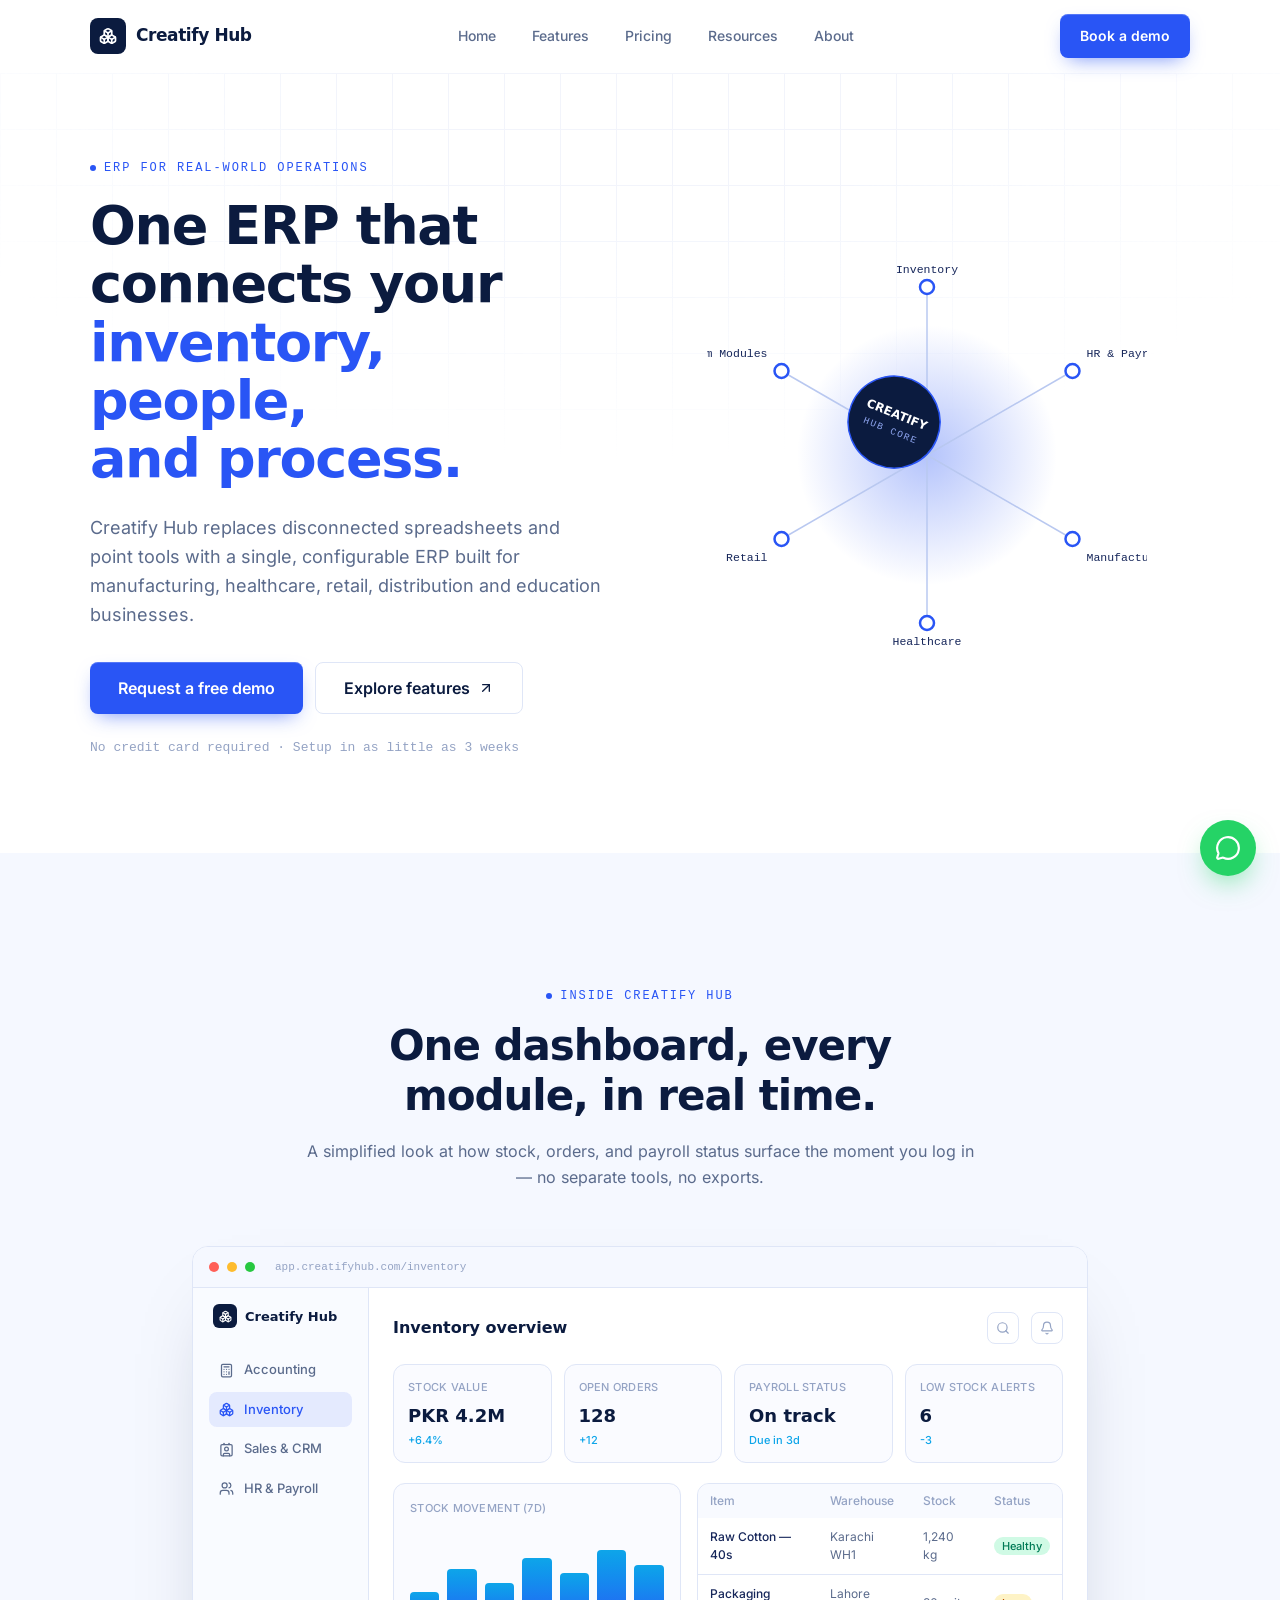
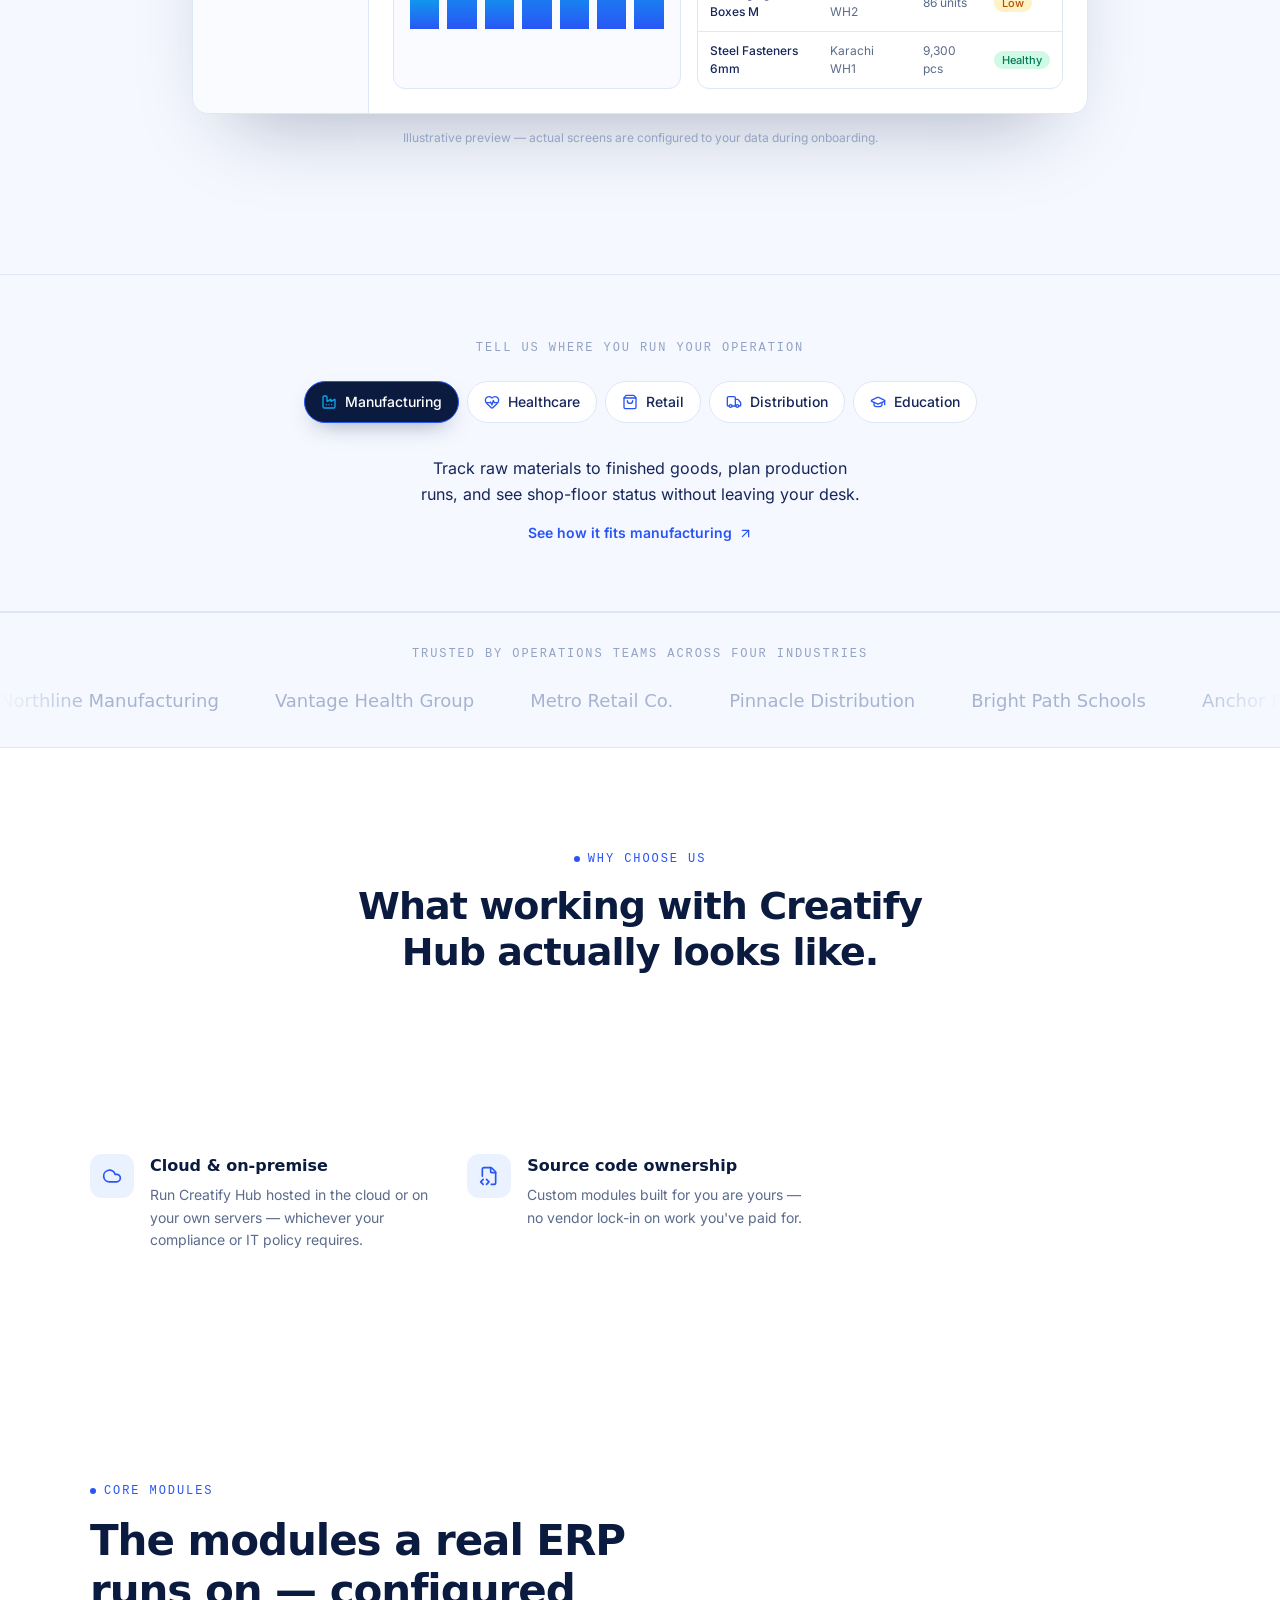
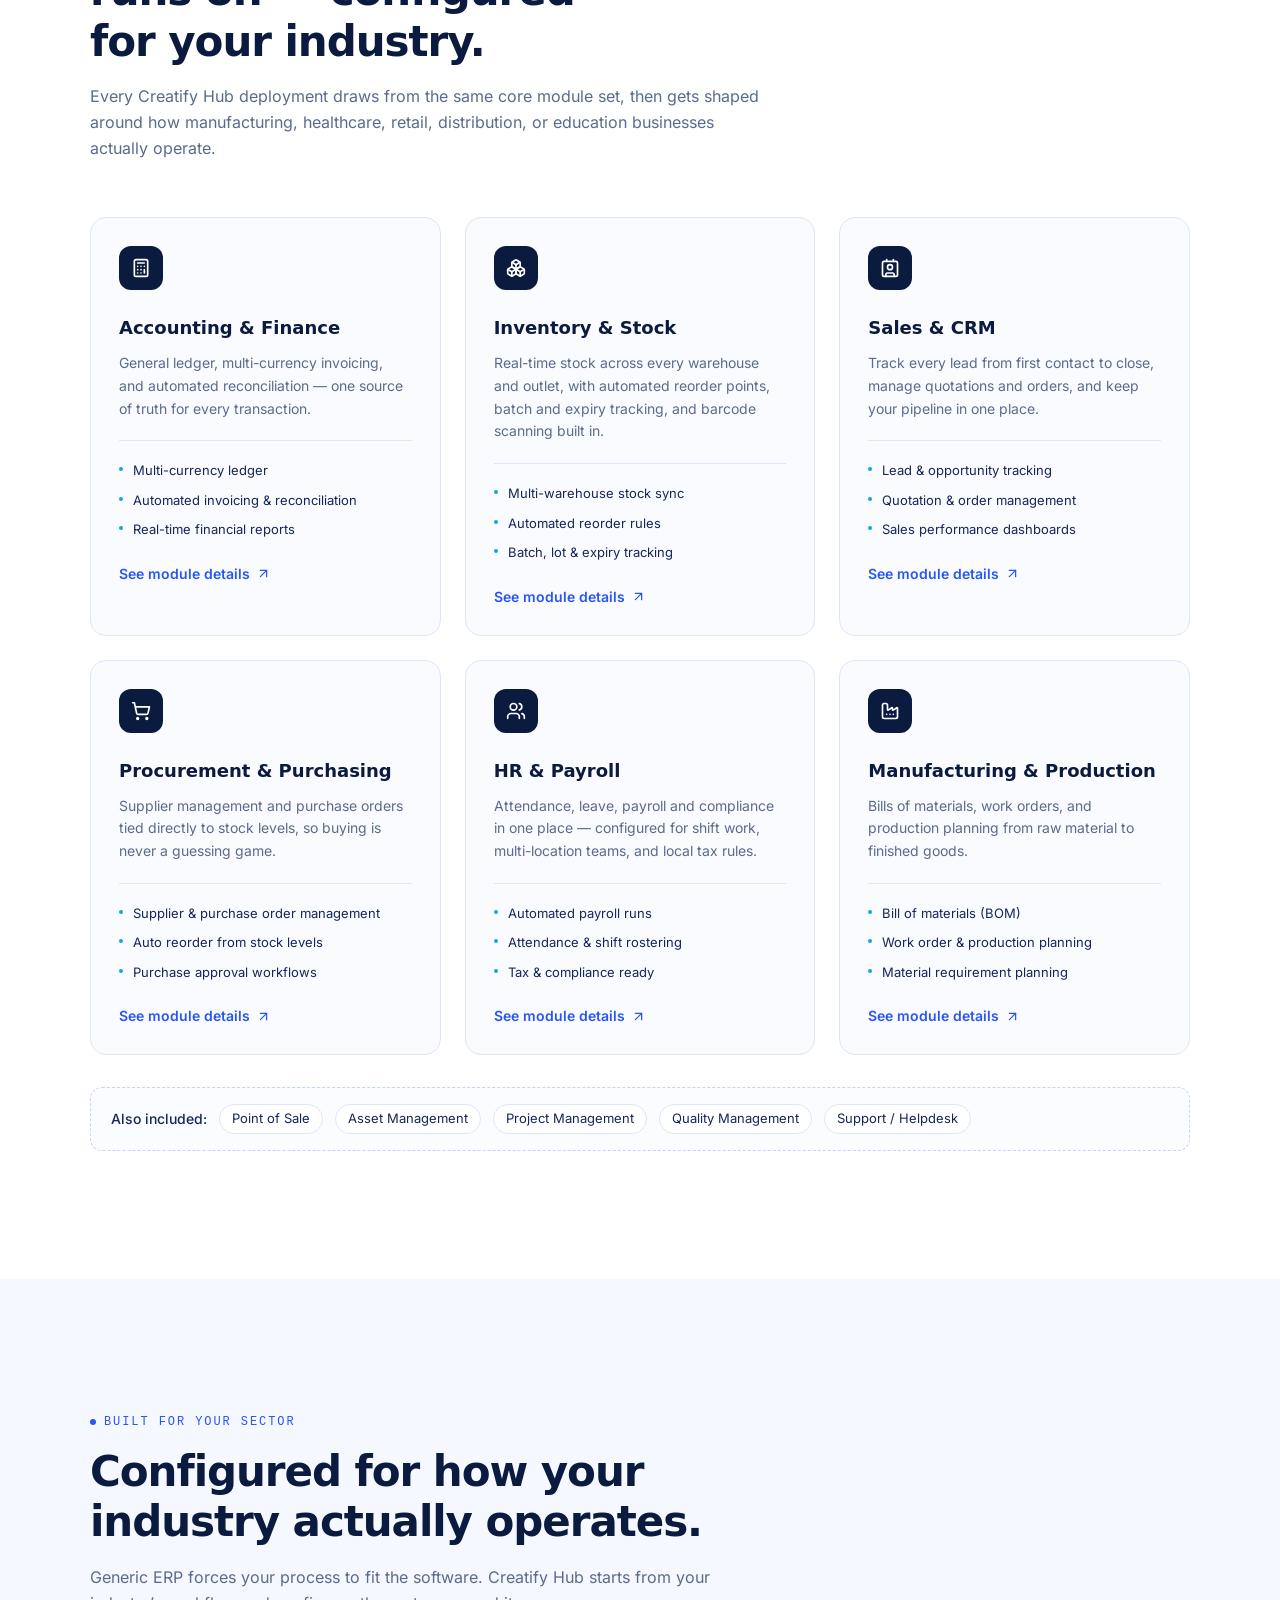
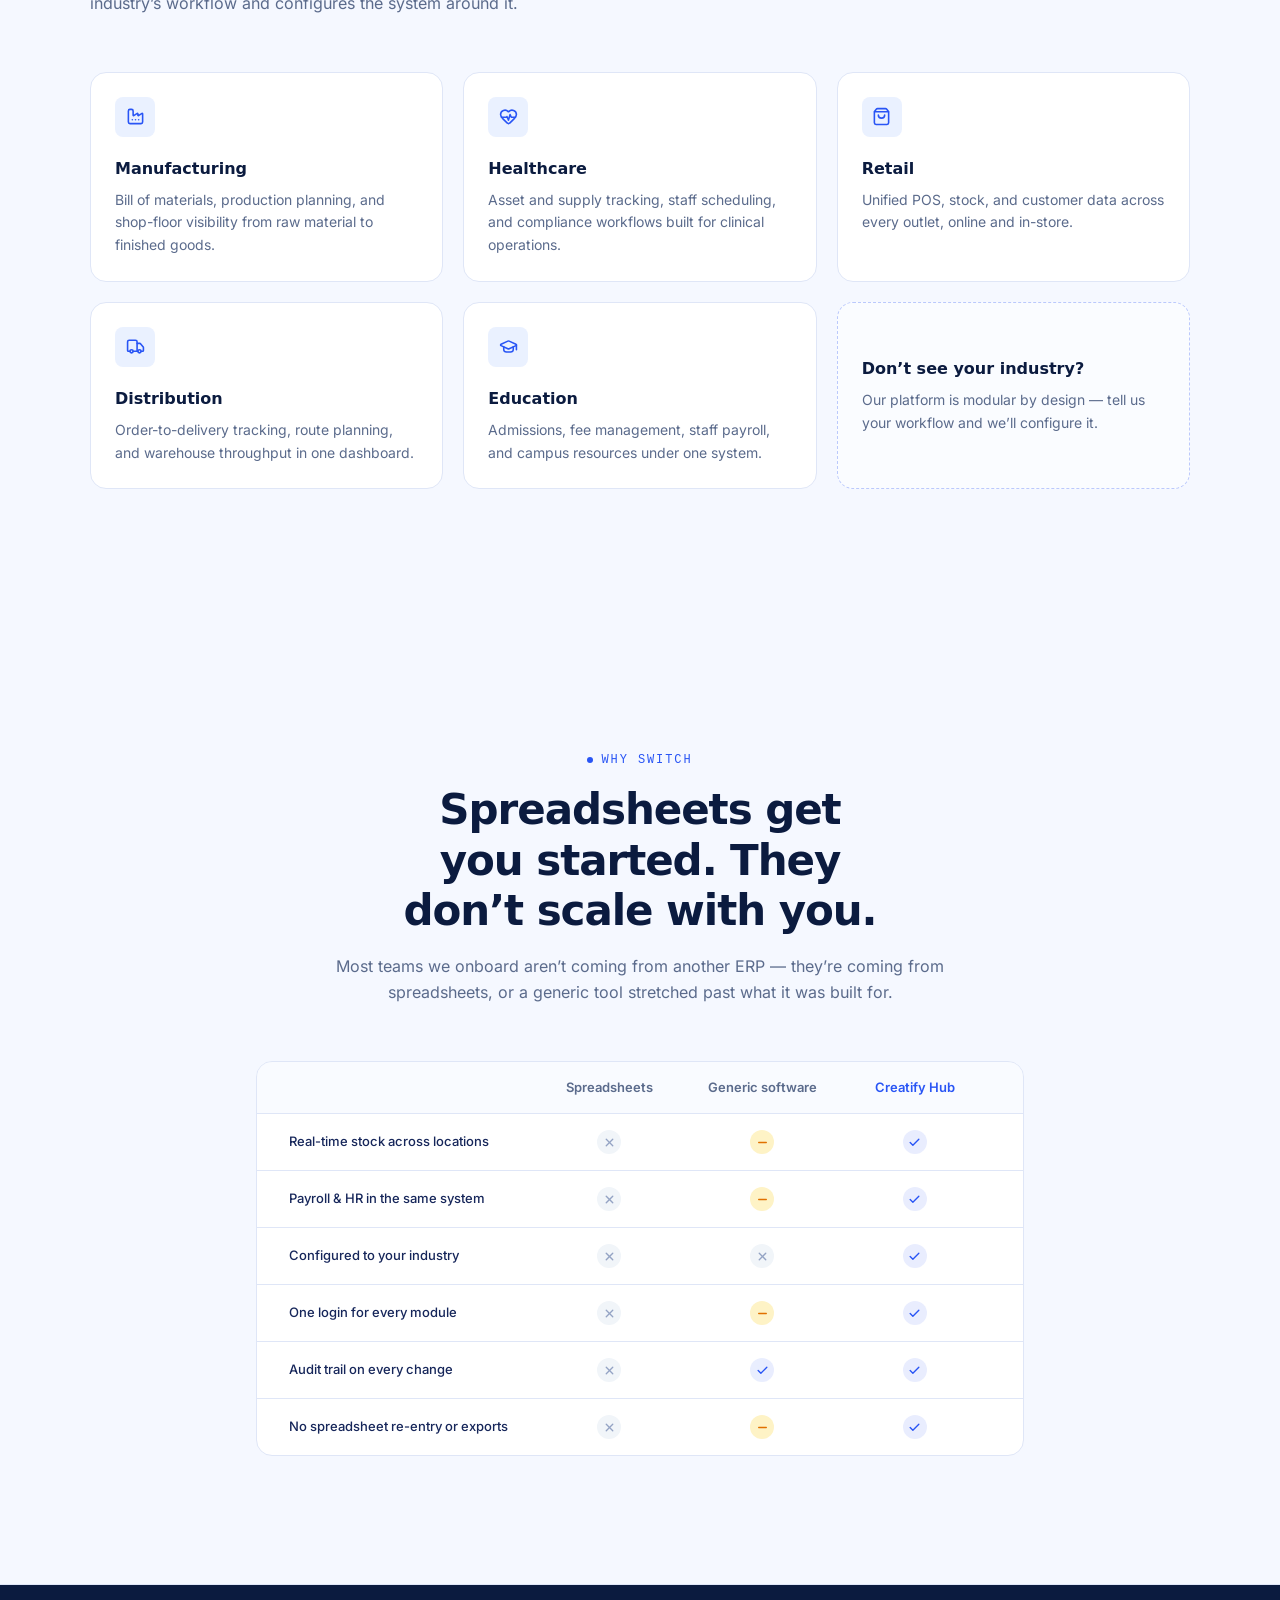
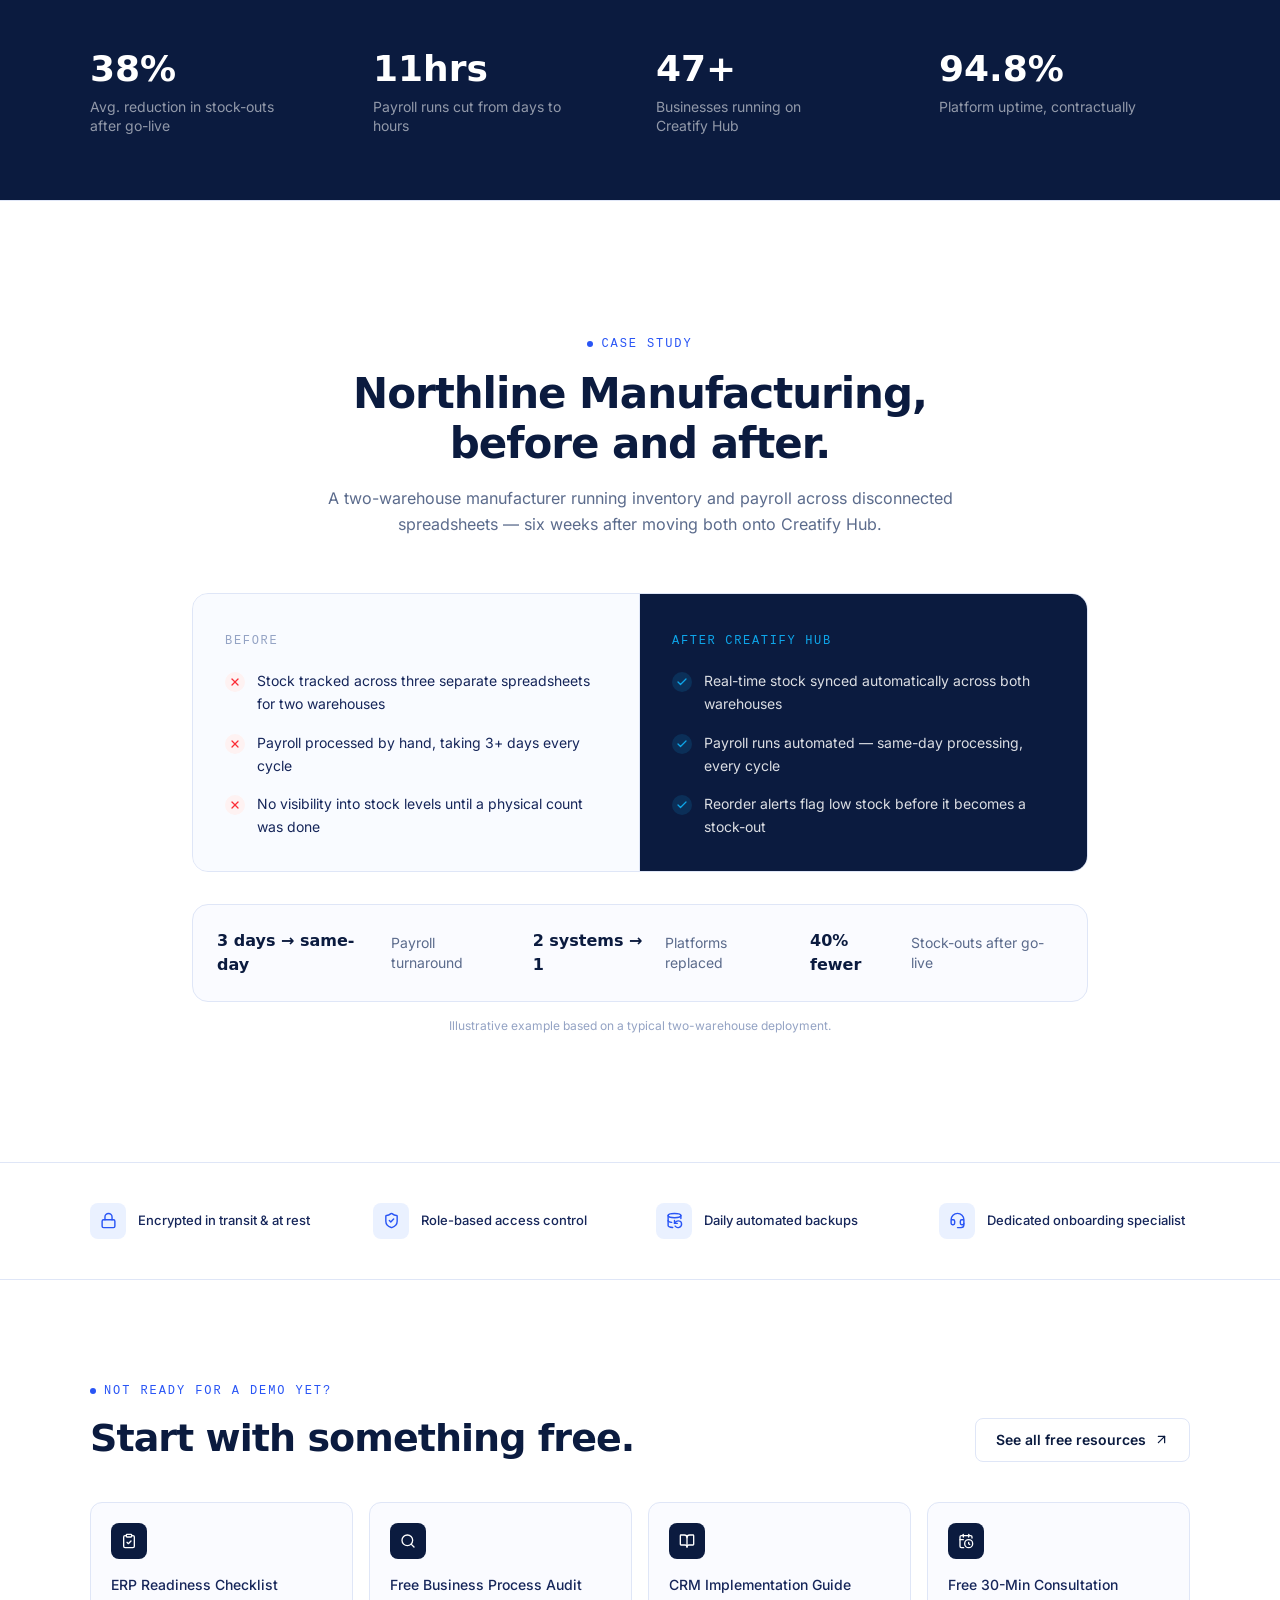
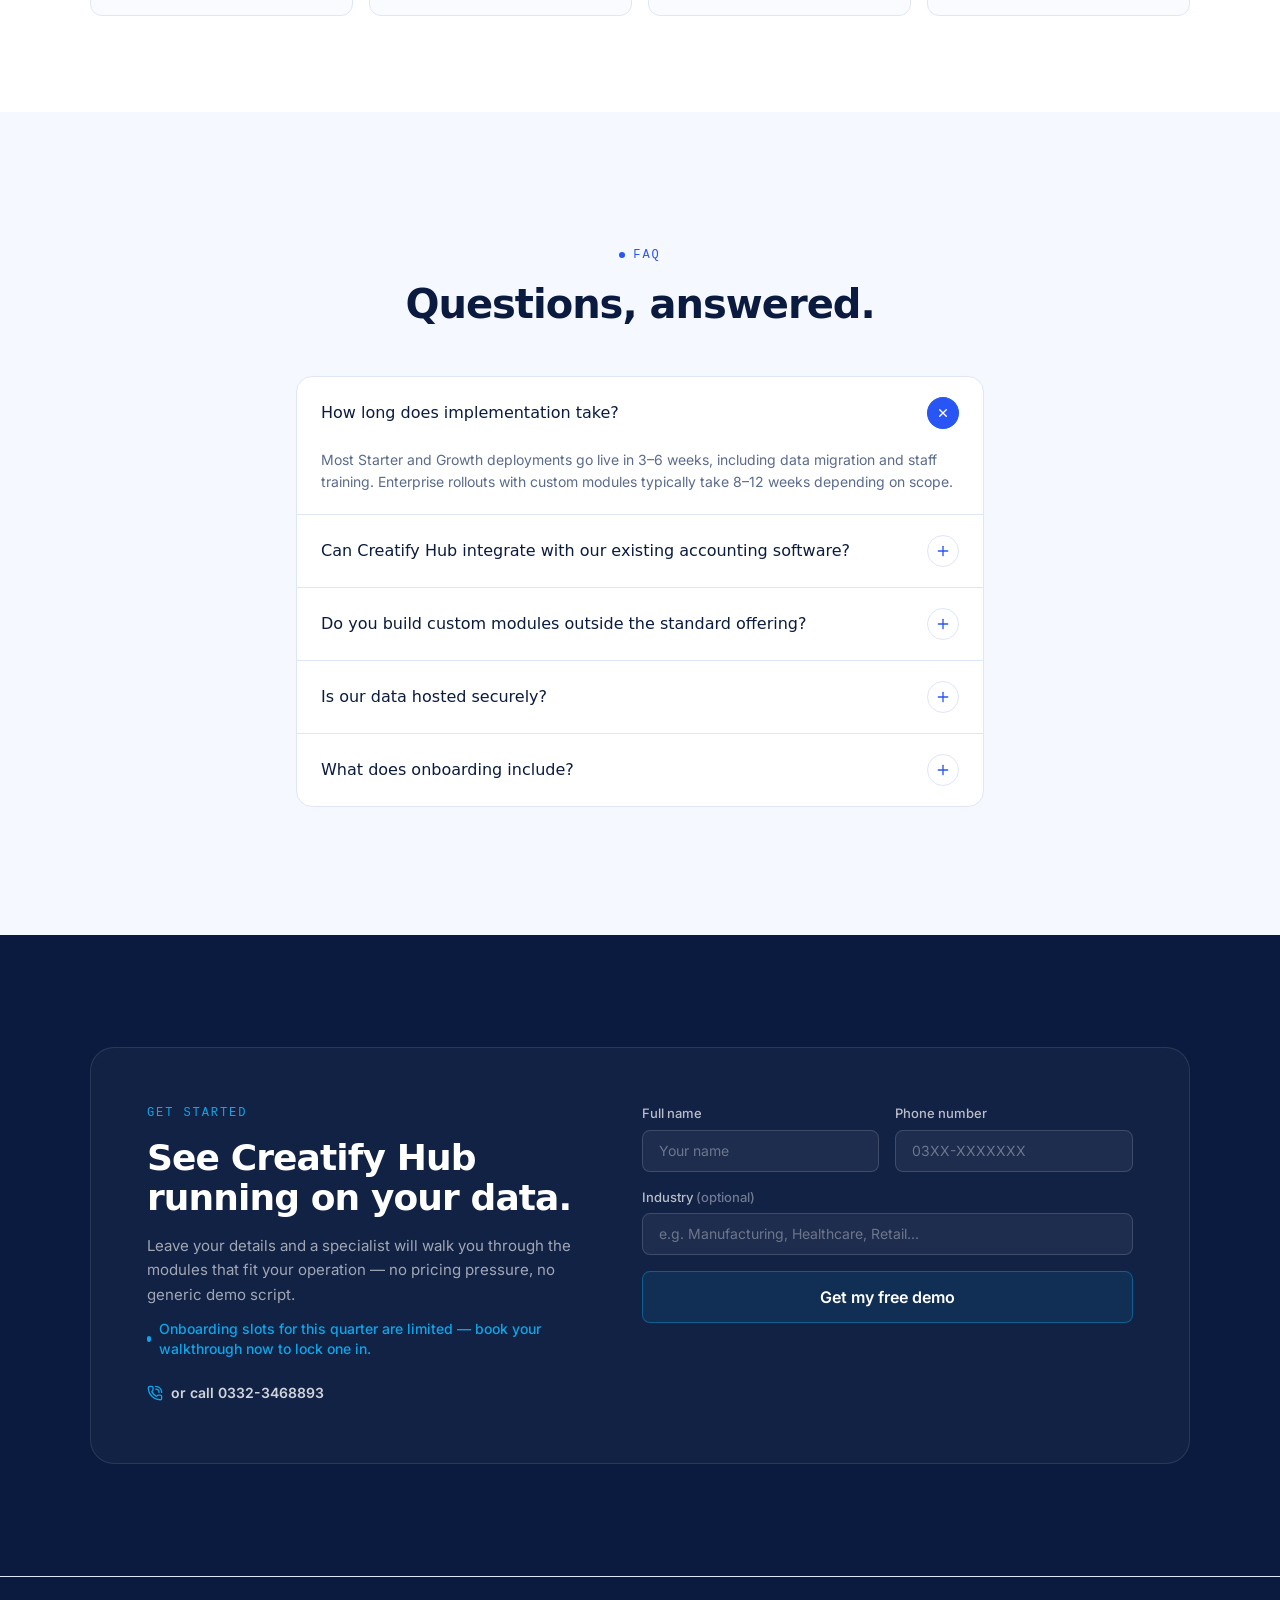
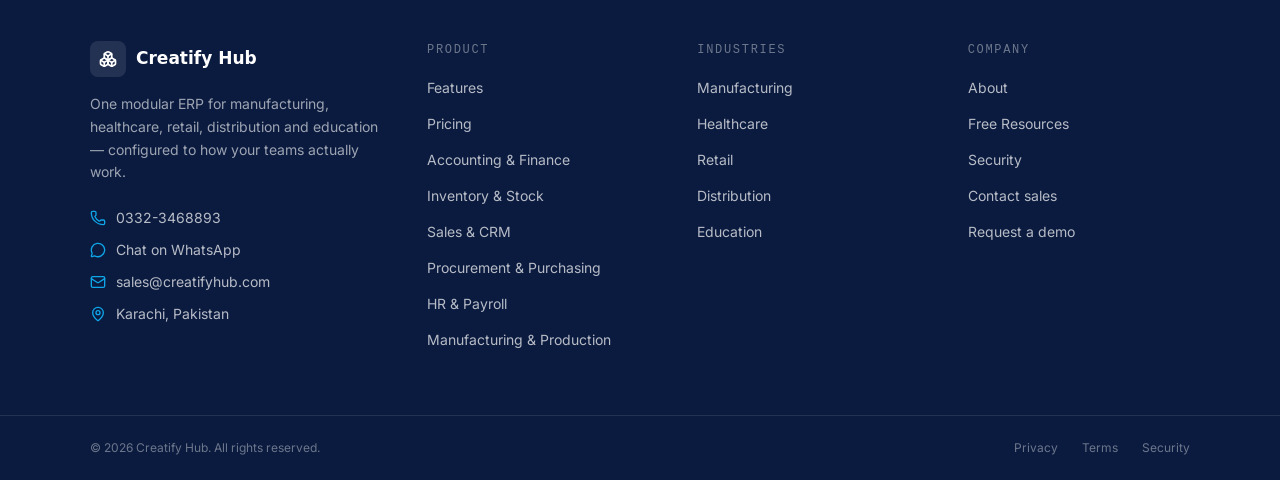
<file: index.html>
<!DOCTYPE html><html lang="en" class="spacegrotesk_93b55b63-module__l3Cz-a__variable inter_db956a7d-module__YkTeGq__variable plexmono_ed2c8ac7-module__XN8aia__variable h-full"><head><meta charSet="utf-8"/><meta name="viewport" content="width=device-width, initial-scale=1"/><link rel="preload" href="/_next/static/media/ibm_plex_mono_400-s.p.3xdfs0-p_zi4c.woff2" as="font" crossorigin="" type="font/woff2"/><link rel="preload" href="/_next/static/media/ibm_plex_mono_500-s.p.11q3guvgd1r20.woff2" as="font" crossorigin="" type="font/woff2"/><link rel="preload" href="/_next/static/media/inter_400-s.p.2qdljeg3s-lsl.woff2" as="font" crossorigin="" type="font/woff2"/><link rel="preload" href="/_next/static/media/inter_500-s.p.1d14jwmkqqa0f.woff2" as="font" crossorigin="" type="font/woff2"/><link rel="preload" href="/_next/static/media/inter_600-s.p.2dov6rjg62vru.woff2" as="font" crossorigin="" type="font/woff2"/><link rel="preload" href="/_next/static/media/inter_700-s.p.4421omqeymgmp.woff2" as="font" crossorigin="" type="font/woff2"/><link rel="preload" href="/_next/static/media/space_grotesk_500-s.p.33jdofnh71adk.woff2" as="font" crossorigin="" type="font/woff2"/><link rel="preload" href="/_next/static/media/space_grotesk_600-s.p.406z--bjzi1j-.woff2" as="font" crossorigin="" type="font/woff2"/><link rel="preload" href="/_next/static/media/space_grotesk_700-s.p.16tiaqjgzwdo4.woff2" as="font" crossorigin="" type="font/woff2"/><link rel="stylesheet" href="/_next/static/chunks/41hk50xzw694r.css" data-precedence="next"/><link rel="preload" as="script" fetchPriority="low" href="/_next/static/chunks/10qk6v6416kh8.js"/><script src="/_next/static/chunks/27jktro2p5rq9.js" async=""></script><script src="/_next/static/chunks/3hdj40qmts5sf.js" async=""></script><script src="/_next/static/chunks/3n2n0kdz7qf-n.js" async=""></script><script src="/_next/static/chunks/turbopack-1608wss-esh_f.js" async=""></script><script src="/_next/static/chunks/21lqcqcxeo2ns.js" async=""></script><script src="/_next/static/chunks/0t0tcqmdg_z3t.js" async=""></script><script src="/_next/static/chunks/14mrh2-p_w84d.js" async=""></script><script src="/_next/static/chunks/14j5jah-yezbh.js" async=""></script><script src="/_next/static/chunks/1ykuolo147ut9.js" async=""></script><script src="/_next/static/chunks/0nq5db3vqq217.js" async=""></script><meta name="next-size-adjust" content=""/><title>Modular ERP for Manufacturing, Healthcare, Retail &amp; Distribution</title><meta name="description" content="Creatify Hub unifies accounting, inventory, sales, procurement, HR &amp; payroll and manufacturing into one configurable ERP platform. Book a free demo today."/><meta name="author" content="Creatify Hub"/><meta name="keywords" content="ERP software,ERP for manufacturing,healthcare ERP,retail ERP,distribution ERP,inventory management software,HR and payroll software,accounting software,sales CRM software,procurement software,manufacturing ERP module,custom ERP modules,Creatify Hub"/><meta name="creator" content="Creatify Hub"/><meta name="robots" content="index, follow"/><meta name="googlebot" content="index, follow"/><link rel="canonical" href="https://www.creatifyhub.com/"/><meta property="og:title" content="Creatify Hub | Modular ERP for Growing Enterprises"/><meta property="og:description" content="One configurable ERP platform covering accounting, inventory, sales, procurement, HR &amp; payroll and manufacturing across manufacturing, healthcare, retail, distribution and education businesses."/><meta property="og:url" content="https://www.creatifyhub.com/"/><meta property="og:site_name" content="Creatify Hub"/><meta property="og:locale" content="en_US"/><meta property="og:image" content="https://www.creatifyhub.com/og-image.png"/><meta property="og:image:width" content="1200"/><meta property="og:image:height" content="630"/><meta property="og:image:alt" content="Creatify Hub ERP"/><meta property="og:type" content="website"/><meta name="twitter:card" content="summary_large_image"/><meta name="twitter:title" content="Creatify Hub | Modular ERP for Growing Enterprises"/><meta name="twitter:description" content="One configurable ERP platform covering accounting, inventory, sales, HR &amp; payroll and manufacturing."/><meta name="twitter:image" content="https://www.creatifyhub.com/og-image.png"/><link rel="icon" href="/icon.svg?icon.1qnvvyd85l1an.svg" sizes="any" type="image/svg+xml"/><script src="/_next/static/chunks/0cz1d0mv5g_q7.js" noModule=""></script></head><body class="flex min-h-full flex-col bg-white font-sans text-ink antialiased"><div hidden=""><!--$--><!--/$--></div><script type="application/ld+json">{"@context":"https://schema.org","@type":"Organization","name":"Creatify Hub","url":"https://www.creatifyhub.com","logo":"https://www.creatifyhub.com/logo.png","description":"Creatify Hub builds modular ERP software for manufacturing, healthcare, retail, distribution and education businesses.","contactPoint":[{"@type":"ContactPoint","telephone":"+92-332-3468893","contactType":"sales","areaServed":"PK","availableLanguage":["English","Urdu"]}],"sameAs":[]}</script><a href="#main-content" class="sr-only focus:not-sr-only focus:absolute focus:left-4 focus:top-4 focus:z-[100] focus:rounded-md focus:bg-primary focus:px-4 focus:py-2 focus:text-white">Skip to content</a><header class="sticky top-0 z-50 w-full border-b transition-colors duration-300 border-transparent bg-white/0"><div class="mx-auto flex h-18 max-w-[1180px] items-center justify-between px-6 py-4 md:px-10"><a class="flex items-center gap-2.5" aria-label="Creatify Hub home" href="/"><span class="flex h-9 w-9 items-center justify-center rounded-lg bg-ink text-white"><svg xmlns="http://www.w3.org/2000/svg" width="18" height="18" viewBox="0 0 24 24" fill="none" stroke="currentColor" stroke-width="2.25" stroke-linecap="round" stroke-linejoin="round" class="lucide lucide-boxes" aria-hidden="true"><path d="M2.97 12.92A2 2 0 0 0 2 14.63v3.24a2 2 0 0 0 .97 1.71l3 1.8a2 2 0 0 0 2.06 0L12 19v-5.5l-5-3-4.03 2.42Z"></path><path d="m7 16.5-4.74-2.85"></path><path d="m7 16.5 5-3"></path><path d="M7 16.5v5.17"></path><path d="M12 13.5V19l3.97 2.38a2 2 0 0 0 2.06 0l3-1.8a2 2 0 0 0 .97-1.71v-3.24a2 2 0 0 0-.97-1.71L17 10.5l-5 3Z"></path><path d="m17 16.5-5-3"></path><path d="m17 16.5 4.74-2.85"></path><path d="M17 16.5v5.17"></path><path d="M7.97 4.42A2 2 0 0 0 7 6.13v4.37l5 3 5-3V6.13a2 2 0 0 0-.97-1.71l-3-1.8a2 2 0 0 0-2.06 0l-3 1.8Z"></path><path d="M12 8 7.26 5.15"></path><path d="m12 8 4.74-2.85"></path><path d="M12 13.5V8"></path></svg></span><span class="font-display text-[17px] font-semibold tracking-tight text-ink">Creatify Hub</span></a><nav class="hidden items-center gap-1 md:flex" aria-label="Primary"><a class="relative rounded-md px-4 py-2 text-sm font-medium transition-colors text-primary" href="/">Home<span class="absolute inset-x-3 -bottom-[1px] h-[2px] rounded-full bg-primary"></span></a><a class="relative rounded-md px-4 py-2 text-sm font-medium transition-colors text-slate hover:text-ink" href="/features/">Features</a><a class="relative rounded-md px-4 py-2 text-sm font-medium transition-colors text-slate hover:text-ink" href="/pricing/">Pricing</a><a class="relative rounded-md px-4 py-2 text-sm font-medium transition-colors text-slate hover:text-ink" href="/resources/">Resources</a><a class="relative rounded-md px-4 py-2 text-sm font-medium transition-colors text-slate hover:text-ink" href="/about/">About</a></nav><div class="hidden items-center gap-3 md:flex"><a href="/contact/"><button class="inline-flex items-center justify-center gap-2 whitespace-nowrap rounded-lg text-sm font-semibold transition-all duration-200 ease-out focus-visible:outline-none disabled:pointer-events-none disabled:opacity-50 bg-primary text-white shadow-[0_1px_0_rgba(255,255,255,0.2)_inset,0_8px_20px_-8px_rgba(41,85,245,0.65)] hover:bg-primary-dark hover:-translate-y-0.5 hover:shadow-[0_1px_0_rgba(255,255,255,0.2)_inset,0_14px_28px_-10px_rgba(41,85,245,0.75)] active:translate-y-0 h-11 px-5">Book a demo</button></a></div><button type="button" class="flex h-10 w-10 items-center justify-center rounded-md text-ink md:hidden" aria-label="Open menu" aria-expanded="false"><svg xmlns="http://www.w3.org/2000/svg" width="22" height="22" viewBox="0 0 24 24" fill="none" stroke="currentColor" stroke-width="2" stroke-linecap="round" stroke-linejoin="round" class="lucide lucide-menu" aria-hidden="true"><path d="M4 5h16"></path><path d="M4 12h16"></path><path d="M4 19h16"></path></svg></button></div></header><main id="main-content" class="flex-1"><script type="application/ld+json">{"@context":"https://schema.org","@type":"SoftwareApplication","name":"Creatify Hub","applicationCategory":"BusinessApplication","operatingSystem":"Web","description":"Modular ERP platform for manufacturing, healthcare, retail, distribution and education businesses, covering accounting, inventory, sales, procurement, HR & payroll and manufacturing."}</script><script type="application/ld+json">{"@context":"https://schema.org","@type":"FAQPage","mainEntity":[{"@type":"Question","name":"How long does implementation take?","acceptedAnswer":{"@type":"Answer","text":"Most Starter and Growth deployments go live in 3–6 weeks, including data migration and staff training. Enterprise rollouts with custom modules typically take 8–12 weeks depending on scope."}},{"@type":"Question","name":"Can Creatify Hub integrate with our existing accounting software?","acceptedAnswer":{"@type":"Answer","text":"Yes. We support integrations with common accounting and POS platforms, and our team can build a custom connector for proprietary systems as part of onboarding."}},{"@type":"Question","name":"Do you build custom modules outside the standard offering?","acceptedAnswer":{"@type":"Answer","text":"Yes — our Custom ERP & Modules service lets you commission workflows specific to your operation, from custom approval chains to industry-specific compliance tracking."}},{"@type":"Question","name":"Is our data hosted securely?","acceptedAnswer":{"@type":"Answer","text":"All data is encrypted in transit and at rest, hosted on redundant infrastructure with daily backups and role-based access control down to the field level."}},{"@type":"Question","name":"What does onboarding include?","acceptedAnswer":{"@type":"Answer","text":"Every plan includes data migration support, admin and staff training sessions, and a dedicated onboarding specialist until you're comfortable running independently."}}]}</script><section class="relative overflow-hidden bg-white"><div class="bg-grid pointer-events-none absolute inset-0 opacity-40 [mask-image:radial-gradient(ellipse_60%_50%_at_50%_0%,#000_40%,transparent_100%)]"></div><div class="mx-auto w-full max-w-[1180px] px-6 md:px-10 relative grid gap-12 pb-16 pt-14 md:grid-cols-2 md:items-center md:pb-24 md:pt-20"><div><span class="inline-flex items-center gap-2 font-data text-[12px] uppercase tracking-[0.16em] text-primary"><span class="h-1.5 w-1.5 rounded-full bg-primary"></span>ERP for real-world operations</span><h1 class="mt-5 text-balance font-display text-4xl font-semibold leading-[1.08] tracking-tight text-ink md:text-[54px]">One ERP that connects your<!-- --> <span class="text-primary">inventory, people, and process.</span></h1><p class="mt-6 max-w-lg text-[16px] leading-relaxed text-slate md:text-lg">Creatify Hub replaces disconnected spreadsheets and point tools with a single, configurable ERP built for manufacturing, healthcare, retail, distribution and education businesses.</p><div class="mt-8 flex flex-col gap-3 sm:flex-row sm:items-center"><a href="/contact/"><button class="inline-flex items-center justify-center gap-2 whitespace-nowrap rounded-lg font-semibold transition-all duration-200 ease-out focus-visible:outline-none disabled:pointer-events-none disabled:opacity-50 bg-primary text-white shadow-[0_1px_0_rgba(255,255,255,0.2)_inset,0_8px_20px_-8px_rgba(41,85,245,0.65)] hover:bg-primary-dark hover:-translate-y-0.5 hover:shadow-[0_1px_0_rgba(255,255,255,0.2)_inset,0_14px_28px_-10px_rgba(41,85,245,0.75)] active:translate-y-0 h-13 px-7 text-base w-full sm:w-auto">Request a free demo</button></a><a href="/features/"><button class="inline-flex items-center justify-center gap-2 whitespace-nowrap rounded-lg font-semibold transition-all duration-200 ease-out focus-visible:outline-none disabled:pointer-events-none disabled:opacity-50 bg-white text-ink border border-line hover:border-primary/40 hover:-translate-y-0.5 hover:shadow-[0_10px_24px_-14px_rgba(11,27,63,0.35)] active:translate-y-0 h-13 px-7 text-base w-full sm:w-auto">Explore features<svg xmlns="http://www.w3.org/2000/svg" width="16" height="16" viewBox="0 0 24 24" fill="none" stroke="currentColor" stroke-width="2" stroke-linecap="round" stroke-linejoin="round" class="lucide lucide-arrow-up-right" aria-hidden="true"><path d="M7 7h10v10"></path><path d="M7 17 17 7"></path></svg></button></a></div><p class="mt-6 font-data text-[13px] text-slate-light">No credit card required · Setup in as little as 3 weeks</p></div><div class="relative mx-auto aspect-square w-full max-w-[440px]"><svg viewBox="0 0 440 440" class="h-full w-full" role="img" aria-label="Diagram showing Creatify Hub connecting Inventory, HR &amp; Payroll, Manufacturing, Healthcare, Retail and Custom Modules"><defs><radialGradient id="coreGlow" cx="50%" cy="50%" r="50%"><stop offset="0%" stop-color="#2955F5" stop-opacity="0.35"></stop><stop offset="100%" stop-color="#2955F5" stop-opacity="0"></stop></radialGradient></defs><circle cx="220" cy="220" r="130" fill="url(#coreGlow)"></circle><line class="hn-line" x1="220" y1="220" x2="220" y2="52" stroke="#B9C8F0" stroke-width="1.5"></line><line class="hn-line" x1="220" y1="220" x2="365.4922678357857" y2="136" stroke="#B9C8F0" stroke-width="1.5"></line><line class="hn-line" x1="220" y1="220" x2="365.4922678357857" y2="304" stroke="#B9C8F0" stroke-width="1.5"></line><line class="hn-line" x1="220" y1="220" x2="220" y2="388" stroke="#B9C8F0" stroke-width="1.5"></line><line class="hn-line" x1="220" y1="220" x2="74.5077321642143" y2="304" stroke="#B9C8F0" stroke-width="1.5"></line><line class="hn-line" x1="220" y1="220" x2="74.5077321642143" y2="136" stroke="#B9C8F0" stroke-width="1.5"></line><circle class="hn-pulse" cx="220" cy="136" r="4" fill="#0EA5E9" opacity="0"></circle><circle class="hn-pulse" cx="292.74613391789285" cy="178" r="4" fill="#0EA5E9" opacity="0"></circle><circle class="hn-pulse" cx="292.74613391789285" cy="262" r="4" fill="#0EA5E9" opacity="0"></circle><circle class="hn-pulse" cx="220" cy="304" r="4" fill="#0EA5E9" opacity="0"></circle><circle class="hn-pulse" cx="147.25386608210715" cy="262" r="4" fill="#0EA5E9" opacity="0"></circle><circle class="hn-pulse" cx="147.25386608210715" cy="178" r="4" fill="#0EA5E9" opacity="0"></circle><g class="hn-core"><circle cx="220" cy="220" r="46" fill="#0B1B3F"></circle><circle cx="220" cy="220" r="46" fill="none" stroke="#2955F5" stroke-width="1.5"></circle><text x="220" y="216" text-anchor="middle" class="font-display" fill="#ffffff" font-size="12" font-weight="600">CREATIFY</text><text x="220" y="232" text-anchor="middle" class="font-data" fill="#8FA6F0" font-size="9.5" letter-spacing="1.5">HUB CORE</text></g><g><circle class="hn-node-dot" cx="220" cy="52" r="7" fill="#ffffff" stroke="#2955F5" stroke-width="2.5"></circle><g class="hn-label"><text x="220" y="38" text-anchor="middle" class="font-data" fill="#16265A" font-size="11.5" font-weight="500">Inventory</text></g></g><g><circle class="hn-node-dot" cx="365.4922678357857" cy="136" r="7" fill="#ffffff" stroke="#2955F5" stroke-width="2.5"></circle><g class="hn-label"><text x="379.4922678357857" y="122" text-anchor="start" class="font-data" fill="#16265A" font-size="11.5" font-weight="500">HR &amp; Payroll</text></g></g><g><circle class="hn-node-dot" cx="365.4922678357857" cy="304" r="7" fill="#ffffff" stroke="#2955F5" stroke-width="2.5"></circle><g class="hn-label"><text x="379.4922678357857" y="326" text-anchor="start" class="font-data" fill="#16265A" font-size="11.5" font-weight="500">Manufacturing</text></g></g><g><circle class="hn-node-dot" cx="220" cy="388" r="7" fill="#ffffff" stroke="#2955F5" stroke-width="2.5"></circle><g class="hn-label"><text x="220" y="410" text-anchor="middle" class="font-data" fill="#16265A" font-size="11.5" font-weight="500">Healthcare</text></g></g><g><circle class="hn-node-dot" cx="74.5077321642143" cy="304" r="7" fill="#ffffff" stroke="#2955F5" stroke-width="2.5"></circle><g class="hn-label"><text x="60.5077321642143" y="326" text-anchor="end" class="font-data" fill="#16265A" font-size="11.5" font-weight="500">Retail</text></g></g><g><circle class="hn-node-dot" cx="74.5077321642143" cy="136" r="7" fill="#ffffff" stroke="#2955F5" stroke-width="2.5"></circle><g class="hn-label"><text x="60.5077321642143" y="122" text-anchor="end" class="font-data" fill="#16265A" font-size="11.5" font-weight="500">Custom Modules</text></g></g></svg></div></div></section><section class="bg-paper py-24 md:py-32"><div class="mx-auto w-full max-w-[1180px] px-6 md:px-10"><div class="mx-auto max-w-2xl text-center"><span class="inline-flex items-center gap-2 font-data text-[12px] uppercase tracking-[0.16em] text-primary justify-center"><span class="h-1.5 w-1.5 rounded-full bg-primary"></span>Inside Creatify Hub</span><h2 class="mt-4 text-balance font-display text-3xl font-semibold tracking-tight text-ink md:text-[42px]">One dashboard, every module, in real time.</h2><p class="mt-4 text-[15px] leading-relaxed text-slate md:text-base">A simplified look at how stock, orders, and payroll status surface the moment you log in — no separate tools, no exports.</p></div><div style="opacity:0;transform:translateY(24px)"><div class="mx-auto mt-14 max-w-4xl overflow-hidden rounded-2xl border border-line bg-white shadow-[0_40px_80px_-40px_rgba(11,27,63,0.35)]"><div class="flex items-center gap-2 border-b border-line bg-paper px-4 py-3"><span class="h-2.5 w-2.5 rounded-full bg-[#FF5F57]"></span><span class="h-2.5 w-2.5 rounded-full bg-[#FEBC2E]"></span><span class="h-2.5 w-2.5 rounded-full bg-[#28C840]"></span><span class="ml-3 font-data text-[11px] text-slate-light">app.creatifyhub.com/inventory</span></div><div class="flex"><div class="hidden w-44 shrink-0 border-r border-line bg-paper/60 p-4 sm:block"><div class="flex items-center gap-2 px-1"><span class="flex h-6 w-6 items-center justify-center rounded-md bg-ink text-white"><svg xmlns="http://www.w3.org/2000/svg" width="13" height="13" viewBox="0 0 24 24" fill="none" stroke="currentColor" stroke-width="2" stroke-linecap="round" stroke-linejoin="round" class="lucide lucide-boxes" aria-hidden="true"><path d="M2.97 12.92A2 2 0 0 0 2 14.63v3.24a2 2 0 0 0 .97 1.71l3 1.8a2 2 0 0 0 2.06 0L12 19v-5.5l-5-3-4.03 2.42Z"></path><path d="m7 16.5-4.74-2.85"></path><path d="m7 16.5 5-3"></path><path d="M7 16.5v5.17"></path><path d="M12 13.5V19l3.97 2.38a2 2 0 0 0 2.06 0l3-1.8a2 2 0 0 0 .97-1.71v-3.24a2 2 0 0 0-.97-1.71L17 10.5l-5 3Z"></path><path d="m17 16.5-5-3"></path><path d="m17 16.5 4.74-2.85"></path><path d="M17 16.5v5.17"></path><path d="M7.97 4.42A2 2 0 0 0 7 6.13v4.37l5 3 5-3V6.13a2 2 0 0 0-.97-1.71l-3-1.8a2 2 0 0 0-2.06 0l-3 1.8Z"></path><path d="M12 8 7.26 5.15"></path><path d="m12 8 4.74-2.85"></path><path d="M12 13.5V8"></path></svg></span><span class="font-display text-[13px] font-semibold text-ink">Creatify Hub</span></div><nav class="mt-6 space-y-1"><div class="flex items-center gap-2.5 rounded-lg px-2.5 py-2 text-[13px] font-medium text-slate"><svg xmlns="http://www.w3.org/2000/svg" width="15" height="15" viewBox="0 0 24 24" fill="none" stroke="currentColor" stroke-width="2" stroke-linecap="round" stroke-linejoin="round" class="lucide lucide-calculator" aria-hidden="true"><rect width="16" height="20" x="4" y="2" rx="2"></rect><line x1="8" x2="16" y1="6" y2="6"></line><line x1="16" x2="16" y1="14" y2="18"></line><path d="M16 10h.01"></path><path d="M12 10h.01"></path><path d="M8 10h.01"></path><path d="M12 14h.01"></path><path d="M8 14h.01"></path><path d="M12 18h.01"></path><path d="M8 18h.01"></path></svg>Accounting</div><div class="flex items-center gap-2.5 rounded-lg px-2.5 py-2 text-[13px] font-medium bg-primary/10 text-primary"><svg xmlns="http://www.w3.org/2000/svg" width="15" height="15" viewBox="0 0 24 24" fill="none" stroke="currentColor" stroke-width="2" stroke-linecap="round" stroke-linejoin="round" class="lucide lucide-boxes" aria-hidden="true"><path d="M2.97 12.92A2 2 0 0 0 2 14.63v3.24a2 2 0 0 0 .97 1.71l3 1.8a2 2 0 0 0 2.06 0L12 19v-5.5l-5-3-4.03 2.42Z"></path><path d="m7 16.5-4.74-2.85"></path><path d="m7 16.5 5-3"></path><path d="M7 16.5v5.17"></path><path d="M12 13.5V19l3.97 2.38a2 2 0 0 0 2.06 0l3-1.8a2 2 0 0 0 .97-1.71v-3.24a2 2 0 0 0-.97-1.71L17 10.5l-5 3Z"></path><path d="m17 16.5-5-3"></path><path d="m17 16.5 4.74-2.85"></path><path d="M17 16.5v5.17"></path><path d="M7.97 4.42A2 2 0 0 0 7 6.13v4.37l5 3 5-3V6.13a2 2 0 0 0-.97-1.71l-3-1.8a2 2 0 0 0-2.06 0l-3 1.8Z"></path><path d="M12 8 7.26 5.15"></path><path d="m12 8 4.74-2.85"></path><path d="M12 13.5V8"></path></svg>Inventory</div><div class="flex items-center gap-2.5 rounded-lg px-2.5 py-2 text-[13px] font-medium text-slate"><svg xmlns="http://www.w3.org/2000/svg" width="15" height="15" viewBox="0 0 24 24" fill="none" stroke="currentColor" stroke-width="2" stroke-linecap="round" stroke-linejoin="round" class="lucide lucide-contact" aria-hidden="true"><path d="M16 2v2"></path><path d="M7 22v-2a2 2 0 0 1 2-2h6a2 2 0 0 1 2 2v2"></path><path d="M8 2v2"></path><circle cx="12" cy="11" r="3"></circle><rect x="3" y="4" width="18" height="18" rx="2"></rect></svg>Sales &amp; CRM</div><div class="flex items-center gap-2.5 rounded-lg px-2.5 py-2 text-[13px] font-medium text-slate"><svg xmlns="http://www.w3.org/2000/svg" width="15" height="15" viewBox="0 0 24 24" fill="none" stroke="currentColor" stroke-width="2" stroke-linecap="round" stroke-linejoin="round" class="lucide lucide-users" aria-hidden="true"><path d="M16 21v-2a4 4 0 0 0-4-4H6a4 4 0 0 0-4 4v2"></path><path d="M16 3.128a4 4 0 0 1 0 7.744"></path><path d="M22 21v-2a4 4 0 0 0-3-3.87"></path><circle cx="9" cy="7" r="4"></circle></svg>HR &amp; Payroll</div></nav></div><div class="flex-1 p-5 sm:p-6"><div class="flex items-center justify-between"><h3 class="font-display text-base font-semibold text-ink">Inventory overview</h3><div class="hidden items-center gap-3 sm:flex"><span class="flex h-8 w-8 items-center justify-center rounded-lg border border-line text-slate-light"><svg xmlns="http://www.w3.org/2000/svg" width="14" height="14" viewBox="0 0 24 24" fill="none" stroke="currentColor" stroke-width="2" stroke-linecap="round" stroke-linejoin="round" class="lucide lucide-search" aria-hidden="true"><path d="m21 21-4.34-4.34"></path><circle cx="11" cy="11" r="8"></circle></svg></span><span class="flex h-8 w-8 items-center justify-center rounded-lg border border-line text-slate-light"><svg xmlns="http://www.w3.org/2000/svg" width="14" height="14" viewBox="0 0 24 24" fill="none" stroke="currentColor" stroke-width="2" stroke-linecap="round" stroke-linejoin="round" class="lucide lucide-bell" aria-hidden="true"><path d="M10.268 21a2 2 0 0 0 3.464 0"></path><path d="M3.262 15.326A1 1 0 0 0 4 17h16a1 1 0 0 0 .74-1.673C19.41 13.956 18 12.499 18 8A6 6 0 0 0 6 8c0 4.499-1.411 5.956-2.738 7.326"></path></svg></span></div></div><div class="mt-5 grid grid-cols-2 gap-3 lg:grid-cols-4"><div class="rounded-xl border border-line bg-paper/50 p-3.5"><p class="text-[11px] font-medium uppercase tracking-wide text-slate-light">Stock value</p><p class="mt-1.5 font-display text-lg font-semibold text-ink">PKR 4.2M</p><p class="mt-0.5 text-[11px] font-medium text-cyan">+6.4%</p></div><div class="rounded-xl border border-line bg-paper/50 p-3.5"><p class="text-[11px] font-medium uppercase tracking-wide text-slate-light">Open orders</p><p class="mt-1.5 font-display text-lg font-semibold text-ink">128</p><p class="mt-0.5 text-[11px] font-medium text-cyan">+12</p></div><div class="rounded-xl border border-line bg-paper/50 p-3.5"><p class="text-[11px] font-medium uppercase tracking-wide text-slate-light">Payroll status</p><p class="mt-1.5 font-display text-lg font-semibold text-ink">On track</p><p class="mt-0.5 text-[11px] font-medium text-cyan">Due in 3d</p></div><div class="rounded-xl border border-line bg-paper/50 p-3.5"><p class="text-[11px] font-medium uppercase tracking-wide text-slate-light">Low stock alerts</p><p class="mt-1.5 font-display text-lg font-semibold text-ink">6</p><p class="mt-0.5 text-[11px] font-medium text-cyan">-3</p></div></div><div class="mt-5 grid gap-4 lg:grid-cols-[1.1fr_1.4fr]"><div class="rounded-xl border border-line bg-paper/50 p-4"><p class="text-[11px] font-medium uppercase tracking-wide text-slate-light">Stock movement (7d)</p><div class="mt-4 flex h-24 items-end gap-2"><div class="flex-1 rounded-t-sm bg-gradient-to-t from-primary to-cyan" style="height:38%"></div><div class="flex-1 rounded-t-sm bg-gradient-to-t from-primary to-cyan" style="height:62%"></div><div class="flex-1 rounded-t-sm bg-gradient-to-t from-primary to-cyan" style="height:48%"></div><div class="flex-1 rounded-t-sm bg-gradient-to-t from-primary to-cyan" style="height:74%"></div><div class="flex-1 rounded-t-sm bg-gradient-to-t from-primary to-cyan" style="height:58%"></div><div class="flex-1 rounded-t-sm bg-gradient-to-t from-primary to-cyan" style="height:82%"></div><div class="flex-1 rounded-t-sm bg-gradient-to-t from-primary to-cyan" style="height:66%"></div></div></div><div class="overflow-hidden rounded-xl border border-line"><table class="w-full text-left text-[12px]"><thead class="bg-paper/70 text-slate-light"><tr><th class="px-3 py-2 font-medium">Item</th><th class="hidden px-3 py-2 font-medium sm:table-cell">Warehouse</th><th class="px-3 py-2 font-medium">Stock</th><th class="px-3 py-2 font-medium">Status</th></tr></thead><tbody class="divide-y divide-line"><tr><td class="px-3 py-2.5 font-medium text-ink-soft">Raw Cotton — 40s</td><td class="hidden px-3 py-2.5 text-slate sm:table-cell">Karachi WH1</td><td class="px-3 py-2.5 text-slate">1,240 kg</td><td class="px-3 py-2.5"><span class="rounded-full px-2 py-0.5 text-[11px] font-medium bg-emerald-100 text-emerald-700">Healthy</span></td></tr><tr><td class="px-3 py-2.5 font-medium text-ink-soft">Packaging Boxes M</td><td class="hidden px-3 py-2.5 text-slate sm:table-cell">Lahore WH2</td><td class="px-3 py-2.5 text-slate">86 units</td><td class="px-3 py-2.5"><span class="rounded-full px-2 py-0.5 text-[11px] font-medium bg-amber-100 text-amber-700">Low</span></td></tr><tr><td class="px-3 py-2.5 font-medium text-ink-soft">Steel Fasteners 6mm</td><td class="hidden px-3 py-2.5 text-slate sm:table-cell">Karachi WH1</td><td class="px-3 py-2.5 text-slate">9,300 pcs</td><td class="px-3 py-2.5"><span class="rounded-full px-2 py-0.5 text-[11px] font-medium bg-emerald-100 text-emerald-700">Healthy</span></td></tr></tbody></table></div></div></div></div></div></div><p class="mt-4 text-center text-xs text-slate-light">Illustrative preview — actual screens are configured to your data during onboarding.</p></div></section><section class="border-y border-line bg-paper py-14 md:py-16"><div class="mx-auto w-full max-w-[1180px] px-6 md:px-10"><p class="text-center font-data text-[12px] uppercase tracking-[0.16em] text-slate-light">Tell us where you run your operation</p><div class="mt-6 flex flex-wrap justify-center gap-2"><button type="button" aria-pressed="true" class="flex items-center gap-2 rounded-full border px-4 py-2.5 text-sm font-medium transition-all duration-200 border-primary bg-ink text-white shadow-[0_10px_24px_-12px_rgba(11,27,63,0.5)]"><svg xmlns="http://www.w3.org/2000/svg" width="16" height="16" viewBox="0 0 24 24" fill="none" stroke="currentColor" stroke-width="2" stroke-linecap="round" stroke-linejoin="round" class="lucide lucide-factory text-cyan" aria-hidden="true"><path d="M12 16h.01"></path><path d="M16 16h.01"></path><path d="M3 19a2 2 0 0 0 2 2h14a2 2 0 0 0 2-2V8.5a.5.5 0 0 0-.769-.422l-4.462 2.844A.5.5 0 0 1 15 10.5v-2a.5.5 0 0 0-.769-.422L9.77 10.922A.5.5 0 0 1 9 10.5V5a2 2 0 0 0-2-2H5a2 2 0 0 0-2 2z"></path><path d="M8 16h.01"></path></svg>Manufacturing</button><button type="button" aria-pressed="false" class="flex items-center gap-2 rounded-full border px-4 py-2.5 text-sm font-medium transition-all duration-200 border-line bg-white text-ink-soft hover:border-primary/40 hover:text-ink"><svg xmlns="http://www.w3.org/2000/svg" width="16" height="16" viewBox="0 0 24 24" fill="none" stroke="currentColor" stroke-width="2" stroke-linecap="round" stroke-linejoin="round" class="lucide lucide-heart-pulse text-primary" aria-hidden="true"><path d="M2 9.5a5.5 5.5 0 0 1 9.591-3.676.56.56 0 0 0 .818 0A5.49 5.49 0 0 1 22 9.5c0 2.29-1.5 4-3 5.5l-5.492 5.313a2 2 0 0 1-3 .019L5 15c-1.5-1.5-3-3.2-3-5.5"></path><path d="M3.22 13H9.5l.5-1 2 4.5 2-7 1.5 3.5h5.27"></path></svg>Healthcare</button><button type="button" aria-pressed="false" class="flex items-center gap-2 rounded-full border px-4 py-2.5 text-sm font-medium transition-all duration-200 border-line bg-white text-ink-soft hover:border-primary/40 hover:text-ink"><svg xmlns="http://www.w3.org/2000/svg" width="16" height="16" viewBox="0 0 24 24" fill="none" stroke="currentColor" stroke-width="2" stroke-linecap="round" stroke-linejoin="round" class="lucide lucide-shopping-bag text-primary" aria-hidden="true"><path d="M16 10a4 4 0 0 1-8 0"></path><path d="M3.103 6.034h17.794"></path><path d="M3.4 5.467a2 2 0 0 0-.4 1.2V20a2 2 0 0 0 2 2h14a2 2 0 0 0 2-2V6.667a2 2 0 0 0-.4-1.2l-2-2.667A2 2 0 0 0 17 2H7a2 2 0 0 0-1.6.8z"></path></svg>Retail</button><button type="button" aria-pressed="false" class="flex items-center gap-2 rounded-full border px-4 py-2.5 text-sm font-medium transition-all duration-200 border-line bg-white text-ink-soft hover:border-primary/40 hover:text-ink"><svg xmlns="http://www.w3.org/2000/svg" width="16" height="16" viewBox="0 0 24 24" fill="none" stroke="currentColor" stroke-width="2" stroke-linecap="round" stroke-linejoin="round" class="lucide lucide-truck text-primary" aria-hidden="true"><path d="M14 18V6a2 2 0 0 0-2-2H4a2 2 0 0 0-2 2v11a1 1 0 0 0 1 1h2"></path><path d="M15 18H9"></path><path d="M19 18h2a1 1 0 0 0 1-1v-3.65a1 1 0 0 0-.22-.624l-3.48-4.35A1 1 0 0 0 17.52 8H14"></path><circle cx="17" cy="18" r="2"></circle><circle cx="7" cy="18" r="2"></circle></svg>Distribution</button><button type="button" aria-pressed="false" class="flex items-center gap-2 rounded-full border px-4 py-2.5 text-sm font-medium transition-all duration-200 border-line bg-white text-ink-soft hover:border-primary/40 hover:text-ink"><svg xmlns="http://www.w3.org/2000/svg" width="16" height="16" viewBox="0 0 24 24" fill="none" stroke="currentColor" stroke-width="2" stroke-linecap="round" stroke-linejoin="round" class="lucide lucide-graduation-cap text-primary" aria-hidden="true"><path d="M21.42 10.922a1 1 0 0 0-.019-1.838L12.83 5.18a2 2 0 0 0-1.66 0L2.6 9.08a1 1 0 0 0 0 1.832l8.57 3.908a2 2 0 0 0 1.66 0z"></path><path d="M22 10v6"></path><path d="M6 12.5V16a6 3 0 0 0 12 0v-3.5"></path></svg>Education</button></div><div class="relative mx-auto mt-8 min-h-[92px] max-w-2xl"><div class="flex flex-col items-center gap-4 text-center" style="opacity:0;transform:translateY(8px)"><p class="text-balance text-[15px] leading-relaxed text-ink-soft md:text-base">Track raw materials to finished goods, plan production runs, and see shop-floor status without leaving your desk.</p><a class="inline-flex items-center gap-1.5 text-sm font-semibold text-primary hover:text-primary-dark" href="/features/#manufacturing">See how it fits <!-- -->manufacturing<svg xmlns="http://www.w3.org/2000/svg" width="15" height="15" viewBox="0 0 24 24" fill="none" stroke="currentColor" stroke-width="2" stroke-linecap="round" stroke-linejoin="round" class="lucide lucide-arrow-up-right" aria-hidden="true"><path d="M7 7h10v10"></path><path d="M7 17 17 7"></path></svg></a></div></div></div></section><div class="border-y border-line bg-paper py-8"><p class="mb-6 text-center font-data text-[12px] uppercase tracking-[0.16em] text-slate-light">Trusted by operations teams across four industries</p><div class="relative overflow-hidden"><div class="pointer-events-none absolute inset-y-0 left-0 z-10 w-24 bg-gradient-to-r from-paper to-transparent"></div><div class="pointer-events-none absolute inset-y-0 right-0 z-10 w-24 bg-gradient-to-l from-paper to-transparent"></div><div class="flex w-max animate-marquee gap-14 motion-reduce:animate-none"><span class="whitespace-nowrap font-display text-lg font-medium text-slate-light/80">Northline Manufacturing</span><span class="whitespace-nowrap font-display text-lg font-medium text-slate-light/80">Vantage Health Group</span><span class="whitespace-nowrap font-display text-lg font-medium text-slate-light/80">Metro Retail Co.</span><span class="whitespace-nowrap font-display text-lg font-medium text-slate-light/80">Pinnacle Distribution</span><span class="whitespace-nowrap font-display text-lg font-medium text-slate-light/80">Bright Path Schools</span><span class="whitespace-nowrap font-display text-lg font-medium text-slate-light/80">Anchor Foods</span><span class="whitespace-nowrap font-display text-lg font-medium text-slate-light/80">Summit Diagnostics</span><span class="whitespace-nowrap font-display text-lg font-medium text-slate-light/80">Cedar &amp; Co. Retail</span><span class="whitespace-nowrap font-display text-lg font-medium text-slate-light/80">Northline Manufacturing</span><span class="whitespace-nowrap font-display text-lg font-medium text-slate-light/80">Vantage Health Group</span><span class="whitespace-nowrap font-display text-lg font-medium text-slate-light/80">Metro Retail Co.</span><span class="whitespace-nowrap font-display text-lg font-medium text-slate-light/80">Pinnacle Distribution</span><span class="whitespace-nowrap font-display text-lg font-medium text-slate-light/80">Bright Path Schools</span><span class="whitespace-nowrap font-display text-lg font-medium text-slate-light/80">Anchor Foods</span><span class="whitespace-nowrap font-display text-lg font-medium text-slate-light/80">Summit Diagnostics</span><span class="whitespace-nowrap font-display text-lg font-medium text-slate-light/80">Cedar &amp; Co. Retail</span></div></div></div><section class="bg-white py-20 md:py-24"><div class="mx-auto w-full max-w-[1180px] px-6 md:px-10"><div class="mx-auto max-w-2xl text-center"><span class="inline-flex items-center gap-2 font-data text-[12px] uppercase tracking-[0.16em] text-primary justify-center"><span class="h-1.5 w-1.5 rounded-full bg-primary"></span>Why choose us</span><h2 class="mt-4 text-balance font-display text-3xl font-semibold tracking-tight text-ink md:text-[38px]">What working with Creatify Hub actually looks like.</h2></div><div class="mt-12 grid gap-8 sm:grid-cols-2 lg:grid-cols-3"><div style="opacity:0;transform:translateY(24px)"><div class="flex items-start gap-4"><span class="flex h-11 w-11 shrink-0 items-center justify-center rounded-xl bg-paper-deep text-primary"><svg xmlns="http://www.w3.org/2000/svg" width="20" height="20" viewBox="0 0 24 24" fill="none" stroke="currentColor" stroke-width="2" stroke-linecap="round" stroke-linejoin="round" class="lucide lucide-user-check" aria-hidden="true"><path d="m16 11 2 2 4-4"></path><path d="M16 21v-2a4 4 0 0 0-4-4H6a4 4 0 0 0-4 4v2"></path><circle cx="9" cy="7" r="4"></circle></svg></span><div><h3 class="font-display text-base font-semibold text-ink">Dedicated project manager</h3><p class="mt-1.5 text-sm leading-relaxed text-slate">One point of contact owns your rollout from kickoff to go-live — no bouncing between departments.</p></div></div></div><div style="opacity:0;transform:translateY(24px)"><div class="flex items-start gap-4"><span class="flex h-11 w-11 shrink-0 items-center justify-center rounded-xl bg-paper-deep text-primary"><svg xmlns="http://www.w3.org/2000/svg" width="20" height="20" viewBox="0 0 24 24" fill="none" stroke="currentColor" stroke-width="2" stroke-linecap="round" stroke-linejoin="round" class="lucide lucide-clock" aria-hidden="true"><circle cx="12" cy="12" r="10"></circle><path d="M12 6v6l4 2"></path></svg></span><div><h3 class="font-display text-base font-semibold text-ink">On-time delivery</h3><p class="mt-1.5 text-sm leading-relaxed text-slate">Structured onboarding gets core modules running in as little as three weeks, on a timeline you agree upfront.</p></div></div></div><div style="opacity:0;transform:translateY(24px)"><div class="flex items-start gap-4"><span class="flex h-11 w-11 shrink-0 items-center justify-center rounded-xl bg-paper-deep text-primary"><svg xmlns="http://www.w3.org/2000/svg" width="20" height="20" viewBox="0 0 24 24" fill="none" stroke="currentColor" stroke-width="2" stroke-linecap="round" stroke-linejoin="round" class="lucide lucide-shield-check" aria-hidden="true"><path d="M20 13c0 5-3.5 7.5-7.66 8.95a1 1 0 0 1-.67-.01C7.5 20.5 4 18 4 13V6a1 1 0 0 1 1-1c2 0 4.5-1.2 6.24-2.72a1.17 1.17 0 0 1 1.52 0C14.51 3.81 17 5 19 5a1 1 0 0 1 1 1z"></path><path d="m9 12 2 2 4-4"></path></svg></span><div><h3 class="font-display text-base font-semibold text-ink">24/7 support</h3><p class="mt-1.5 text-sm leading-relaxed text-slate">Role-based access, encrypted data, and a support line that doesn&#x27;t go quiet after go-live.</p></div></div></div><div style="opacity:0;transform:translateY(24px)"><div class="flex items-start gap-4"><span class="flex h-11 w-11 shrink-0 items-center justify-center rounded-xl bg-paper-deep text-primary"><svg xmlns="http://www.w3.org/2000/svg" width="20" height="20" viewBox="0 0 24 24" fill="none" stroke="currentColor" stroke-width="2" stroke-linecap="round" stroke-linejoin="round" class="lucide lucide-cloud" aria-hidden="true"><path d="M17.5 19H9a7 7 0 1 1 6.71-9h1.79a4.5 4.5 0 1 1 0 9Z"></path></svg></span><div><h3 class="font-display text-base font-semibold text-ink">Cloud &amp; on-premise</h3><p class="mt-1.5 text-sm leading-relaxed text-slate">Run Creatify Hub hosted in the cloud or on your own servers — whichever your compliance or IT policy requires.</p></div></div></div><div style="opacity:0;transform:translateY(24px)"><div class="flex items-start gap-4"><span class="flex h-11 w-11 shrink-0 items-center justify-center rounded-xl bg-paper-deep text-primary"><svg xmlns="http://www.w3.org/2000/svg" width="20" height="20" viewBox="0 0 24 24" fill="none" stroke="currentColor" stroke-width="2" stroke-linecap="round" stroke-linejoin="round" class="lucide lucide-file-code-corner" aria-hidden="true"><path d="M4 12.15V4a2 2 0 0 1 2-2h8a2.4 2.4 0 0 1 1.706.706l3.588 3.588A2.4 2.4 0 0 1 20 8v12a2 2 0 0 1-2 2h-3.35"></path><path d="M14 2v5a1 1 0 0 0 1 1h5"></path><path d="m5 16-3 3 3 3"></path><path d="m9 22 3-3-3-3"></path></svg></span><div><h3 class="font-display text-base font-semibold text-ink">Source code ownership</h3><p class="mt-1.5 text-sm leading-relaxed text-slate">Custom modules built for you are yours — no vendor lock-in on work you&#x27;ve paid for.</p></div></div></div></div></div></section><section class="bg-white py-24 md:py-32"><div class="mx-auto w-full max-w-[1180px] px-6 md:px-10"><div class="max-w-2xl"><span class="inline-flex items-center gap-2 font-data text-[12px] uppercase tracking-[0.16em] text-primary"><span class="h-1.5 w-1.5 rounded-full bg-primary"></span>Core modules</span><h2 class="mt-4 text-balance font-display text-3xl font-semibold tracking-tight text-ink md:text-[42px]">The modules a real ERP runs on — configured for your industry.</h2><p class="mt-4 text-[15px] leading-relaxed text-slate md:text-base">Every Creatify Hub deployment draws from the same core module set, then gets shaped around how manufacturing, healthcare, retail, distribution, or education businesses actually operate.</p></div><div class="mt-14 grid gap-6 sm:grid-cols-2 lg:grid-cols-3"><div style="opacity:0;transform:translateY(24px)"><div id="accounting" class="group flex h-full scroll-mt-24 flex-col rounded-2xl border border-line bg-paper/60 p-7 transition-all duration-300 hover:-translate-y-1 hover:border-primary/30 hover:bg-white hover:shadow-[0_24px_48px_-28px_rgba(11,27,63,0.25)]"><span class="flex h-11 w-11 items-center justify-center rounded-xl bg-ink text-white transition-colors group-hover:bg-primary"><svg xmlns="http://www.w3.org/2000/svg" width="20" height="20" viewBox="0 0 24 24" fill="none" stroke="currentColor" stroke-width="2" stroke-linecap="round" stroke-linejoin="round" class="lucide lucide-calculator" aria-hidden="true"><rect width="16" height="20" x="4" y="2" rx="2"></rect><line x1="8" x2="16" y1="6" y2="6"></line><line x1="16" x2="16" y1="14" y2="18"></line><path d="M16 10h.01"></path><path d="M12 10h.01"></path><path d="M8 10h.01"></path><path d="M12 14h.01"></path><path d="M8 14h.01"></path><path d="M12 18h.01"></path><path d="M8 18h.01"></path></svg></span><h3 class="mt-6 font-display text-lg font-semibold text-ink">Accounting &amp; Finance</h3><p class="mt-2.5 text-sm leading-relaxed text-slate">General ledger, multi-currency invoicing, and automated reconciliation — one source of truth for every transaction.</p><ul class="mt-5 space-y-2.5 border-t border-line pt-5"><li class="flex items-start gap-2.5 text-[13px] text-ink-soft"><span class="mt-1.5 h-1 w-1 shrink-0 rounded-full bg-cyan"></span>Multi-currency ledger</li><li class="flex items-start gap-2.5 text-[13px] text-ink-soft"><span class="mt-1.5 h-1 w-1 shrink-0 rounded-full bg-cyan"></span>Automated invoicing &amp; reconciliation</li><li class="flex items-start gap-2.5 text-[13px] text-ink-soft"><span class="mt-1.5 h-1 w-1 shrink-0 rounded-full bg-cyan"></span>Real-time financial reports</li></ul><a class="mt-6 inline-flex items-center gap-1.5 text-sm font-semibold text-primary" href="/features/">See module details<svg xmlns="http://www.w3.org/2000/svg" width="15" height="15" viewBox="0 0 24 24" fill="none" stroke="currentColor" stroke-width="2" stroke-linecap="round" stroke-linejoin="round" class="lucide lucide-arrow-up-right transition-transform group-hover:translate-x-0.5 group-hover:-translate-y-0.5" aria-hidden="true"><path d="M7 7h10v10"></path><path d="M7 17 17 7"></path></svg></a></div></div><div style="opacity:0;transform:translateY(24px)"><div id="inventory" class="group flex h-full scroll-mt-24 flex-col rounded-2xl border border-line bg-paper/60 p-7 transition-all duration-300 hover:-translate-y-1 hover:border-primary/30 hover:bg-white hover:shadow-[0_24px_48px_-28px_rgba(11,27,63,0.25)]"><span class="flex h-11 w-11 items-center justify-center rounded-xl bg-ink text-white transition-colors group-hover:bg-primary"><svg xmlns="http://www.w3.org/2000/svg" width="20" height="20" viewBox="0 0 24 24" fill="none" stroke="currentColor" stroke-width="2" stroke-linecap="round" stroke-linejoin="round" class="lucide lucide-boxes" aria-hidden="true"><path d="M2.97 12.92A2 2 0 0 0 2 14.63v3.24a2 2 0 0 0 .97 1.71l3 1.8a2 2 0 0 0 2.06 0L12 19v-5.5l-5-3-4.03 2.42Z"></path><path d="m7 16.5-4.74-2.85"></path><path d="m7 16.5 5-3"></path><path d="M7 16.5v5.17"></path><path d="M12 13.5V19l3.97 2.38a2 2 0 0 0 2.06 0l3-1.8a2 2 0 0 0 .97-1.71v-3.24a2 2 0 0 0-.97-1.71L17 10.5l-5 3Z"></path><path d="m17 16.5-5-3"></path><path d="m17 16.5 4.74-2.85"></path><path d="M17 16.5v5.17"></path><path d="M7.97 4.42A2 2 0 0 0 7 6.13v4.37l5 3 5-3V6.13a2 2 0 0 0-.97-1.71l-3-1.8a2 2 0 0 0-2.06 0l-3 1.8Z"></path><path d="M12 8 7.26 5.15"></path><path d="m12 8 4.74-2.85"></path><path d="M12 13.5V8"></path></svg></span><h3 class="mt-6 font-display text-lg font-semibold text-ink">Inventory &amp; Stock</h3><p class="mt-2.5 text-sm leading-relaxed text-slate">Real-time stock across every warehouse and outlet, with automated reorder points, batch and expiry tracking, and barcode scanning built in.</p><ul class="mt-5 space-y-2.5 border-t border-line pt-5"><li class="flex items-start gap-2.5 text-[13px] text-ink-soft"><span class="mt-1.5 h-1 w-1 shrink-0 rounded-full bg-cyan"></span>Multi-warehouse stock sync</li><li class="flex items-start gap-2.5 text-[13px] text-ink-soft"><span class="mt-1.5 h-1 w-1 shrink-0 rounded-full bg-cyan"></span>Automated reorder rules</li><li class="flex items-start gap-2.5 text-[13px] text-ink-soft"><span class="mt-1.5 h-1 w-1 shrink-0 rounded-full bg-cyan"></span>Batch, lot &amp; expiry tracking</li></ul><a class="mt-6 inline-flex items-center gap-1.5 text-sm font-semibold text-primary" href="/features/">See module details<svg xmlns="http://www.w3.org/2000/svg" width="15" height="15" viewBox="0 0 24 24" fill="none" stroke="currentColor" stroke-width="2" stroke-linecap="round" stroke-linejoin="round" class="lucide lucide-arrow-up-right transition-transform group-hover:translate-x-0.5 group-hover:-translate-y-0.5" aria-hidden="true"><path d="M7 7h10v10"></path><path d="M7 17 17 7"></path></svg></a></div></div><div style="opacity:0;transform:translateY(24px)"><div id="sales-crm" class="group flex h-full scroll-mt-24 flex-col rounded-2xl border border-line bg-paper/60 p-7 transition-all duration-300 hover:-translate-y-1 hover:border-primary/30 hover:bg-white hover:shadow-[0_24px_48px_-28px_rgba(11,27,63,0.25)]"><span class="flex h-11 w-11 items-center justify-center rounded-xl bg-ink text-white transition-colors group-hover:bg-primary"><svg xmlns="http://www.w3.org/2000/svg" width="20" height="20" viewBox="0 0 24 24" fill="none" stroke="currentColor" stroke-width="2" stroke-linecap="round" stroke-linejoin="round" class="lucide lucide-contact" aria-hidden="true"><path d="M16 2v2"></path><path d="M7 22v-2a2 2 0 0 1 2-2h6a2 2 0 0 1 2 2v2"></path><path d="M8 2v2"></path><circle cx="12" cy="11" r="3"></circle><rect x="3" y="4" width="18" height="18" rx="2"></rect></svg></span><h3 class="mt-6 font-display text-lg font-semibold text-ink">Sales &amp; CRM</h3><p class="mt-2.5 text-sm leading-relaxed text-slate">Track every lead from first contact to close, manage quotations and orders, and keep your pipeline in one place.</p><ul class="mt-5 space-y-2.5 border-t border-line pt-5"><li class="flex items-start gap-2.5 text-[13px] text-ink-soft"><span class="mt-1.5 h-1 w-1 shrink-0 rounded-full bg-cyan"></span>Lead &amp; opportunity tracking</li><li class="flex items-start gap-2.5 text-[13px] text-ink-soft"><span class="mt-1.5 h-1 w-1 shrink-0 rounded-full bg-cyan"></span>Quotation &amp; order management</li><li class="flex items-start gap-2.5 text-[13px] text-ink-soft"><span class="mt-1.5 h-1 w-1 shrink-0 rounded-full bg-cyan"></span>Sales performance dashboards</li></ul><a class="mt-6 inline-flex items-center gap-1.5 text-sm font-semibold text-primary" href="/features/">See module details<svg xmlns="http://www.w3.org/2000/svg" width="15" height="15" viewBox="0 0 24 24" fill="none" stroke="currentColor" stroke-width="2" stroke-linecap="round" stroke-linejoin="round" class="lucide lucide-arrow-up-right transition-transform group-hover:translate-x-0.5 group-hover:-translate-y-0.5" aria-hidden="true"><path d="M7 7h10v10"></path><path d="M7 17 17 7"></path></svg></a></div></div><div style="opacity:0;transform:translateY(24px)"><div id="procurement" class="group flex h-full scroll-mt-24 flex-col rounded-2xl border border-line bg-paper/60 p-7 transition-all duration-300 hover:-translate-y-1 hover:border-primary/30 hover:bg-white hover:shadow-[0_24px_48px_-28px_rgba(11,27,63,0.25)]"><span class="flex h-11 w-11 items-center justify-center rounded-xl bg-ink text-white transition-colors group-hover:bg-primary"><svg xmlns="http://www.w3.org/2000/svg" width="20" height="20" viewBox="0 0 24 24" fill="none" stroke="currentColor" stroke-width="2" stroke-linecap="round" stroke-linejoin="round" class="lucide lucide-shopping-cart" aria-hidden="true"><circle cx="8" cy="21" r="1"></circle><circle cx="19" cy="21" r="1"></circle><path d="M2.05 2.05h2l2.66 12.42a2 2 0 0 0 2 1.58h9.78a2 2 0 0 0 1.95-1.57l1.65-7.43H5.12"></path></svg></span><h3 class="mt-6 font-display text-lg font-semibold text-ink">Procurement &amp; Purchasing</h3><p class="mt-2.5 text-sm leading-relaxed text-slate">Supplier management and purchase orders tied directly to stock levels, so buying is never a guessing game.</p><ul class="mt-5 space-y-2.5 border-t border-line pt-5"><li class="flex items-start gap-2.5 text-[13px] text-ink-soft"><span class="mt-1.5 h-1 w-1 shrink-0 rounded-full bg-cyan"></span>Supplier &amp; purchase order management</li><li class="flex items-start gap-2.5 text-[13px] text-ink-soft"><span class="mt-1.5 h-1 w-1 shrink-0 rounded-full bg-cyan"></span>Auto reorder from stock levels</li><li class="flex items-start gap-2.5 text-[13px] text-ink-soft"><span class="mt-1.5 h-1 w-1 shrink-0 rounded-full bg-cyan"></span>Purchase approval workflows</li></ul><a class="mt-6 inline-flex items-center gap-1.5 text-sm font-semibold text-primary" href="/features/">See module details<svg xmlns="http://www.w3.org/2000/svg" width="15" height="15" viewBox="0 0 24 24" fill="none" stroke="currentColor" stroke-width="2" stroke-linecap="round" stroke-linejoin="round" class="lucide lucide-arrow-up-right transition-transform group-hover:translate-x-0.5 group-hover:-translate-y-0.5" aria-hidden="true"><path d="M7 7h10v10"></path><path d="M7 17 17 7"></path></svg></a></div></div><div style="opacity:0;transform:translateY(24px)"><div id="hr-payroll" class="group flex h-full scroll-mt-24 flex-col rounded-2xl border border-line bg-paper/60 p-7 transition-all duration-300 hover:-translate-y-1 hover:border-primary/30 hover:bg-white hover:shadow-[0_24px_48px_-28px_rgba(11,27,63,0.25)]"><span class="flex h-11 w-11 items-center justify-center rounded-xl bg-ink text-white transition-colors group-hover:bg-primary"><svg xmlns="http://www.w3.org/2000/svg" width="20" height="20" viewBox="0 0 24 24" fill="none" stroke="currentColor" stroke-width="2" stroke-linecap="round" stroke-linejoin="round" class="lucide lucide-users" aria-hidden="true"><path d="M16 21v-2a4 4 0 0 0-4-4H6a4 4 0 0 0-4 4v2"></path><path d="M16 3.128a4 4 0 0 1 0 7.744"></path><path d="M22 21v-2a4 4 0 0 0-3-3.87"></path><circle cx="9" cy="7" r="4"></circle></svg></span><h3 class="mt-6 font-display text-lg font-semibold text-ink">HR &amp; Payroll</h3><p class="mt-2.5 text-sm leading-relaxed text-slate">Attendance, leave, payroll and compliance in one place — configured for shift work, multi-location teams, and local tax rules.</p><ul class="mt-5 space-y-2.5 border-t border-line pt-5"><li class="flex items-start gap-2.5 text-[13px] text-ink-soft"><span class="mt-1.5 h-1 w-1 shrink-0 rounded-full bg-cyan"></span>Automated payroll runs</li><li class="flex items-start gap-2.5 text-[13px] text-ink-soft"><span class="mt-1.5 h-1 w-1 shrink-0 rounded-full bg-cyan"></span>Attendance &amp; shift rostering</li><li class="flex items-start gap-2.5 text-[13px] text-ink-soft"><span class="mt-1.5 h-1 w-1 shrink-0 rounded-full bg-cyan"></span>Tax &amp; compliance ready</li></ul><a class="mt-6 inline-flex items-center gap-1.5 text-sm font-semibold text-primary" href="/features/">See module details<svg xmlns="http://www.w3.org/2000/svg" width="15" height="15" viewBox="0 0 24 24" fill="none" stroke="currentColor" stroke-width="2" stroke-linecap="round" stroke-linejoin="round" class="lucide lucide-arrow-up-right transition-transform group-hover:translate-x-0.5 group-hover:-translate-y-0.5" aria-hidden="true"><path d="M7 7h10v10"></path><path d="M7 17 17 7"></path></svg></a></div></div><div style="opacity:0;transform:translateY(24px)"><div id="production" class="group flex h-full scroll-mt-24 flex-col rounded-2xl border border-line bg-paper/60 p-7 transition-all duration-300 hover:-translate-y-1 hover:border-primary/30 hover:bg-white hover:shadow-[0_24px_48px_-28px_rgba(11,27,63,0.25)]"><span class="flex h-11 w-11 items-center justify-center rounded-xl bg-ink text-white transition-colors group-hover:bg-primary"><svg xmlns="http://www.w3.org/2000/svg" width="20" height="20" viewBox="0 0 24 24" fill="none" stroke="currentColor" stroke-width="2" stroke-linecap="round" stroke-linejoin="round" class="lucide lucide-factory" aria-hidden="true"><path d="M12 16h.01"></path><path d="M16 16h.01"></path><path d="M3 19a2 2 0 0 0 2 2h14a2 2 0 0 0 2-2V8.5a.5.5 0 0 0-.769-.422l-4.462 2.844A.5.5 0 0 1 15 10.5v-2a.5.5 0 0 0-.769-.422L9.77 10.922A.5.5 0 0 1 9 10.5V5a2 2 0 0 0-2-2H5a2 2 0 0 0-2 2z"></path><path d="M8 16h.01"></path></svg></span><h3 class="mt-6 font-display text-lg font-semibold text-ink">Manufacturing &amp; Production</h3><p class="mt-2.5 text-sm leading-relaxed text-slate">Bills of materials, work orders, and production planning from raw material to finished goods.</p><ul class="mt-5 space-y-2.5 border-t border-line pt-5"><li class="flex items-start gap-2.5 text-[13px] text-ink-soft"><span class="mt-1.5 h-1 w-1 shrink-0 rounded-full bg-cyan"></span>Bill of materials (BOM)</li><li class="flex items-start gap-2.5 text-[13px] text-ink-soft"><span class="mt-1.5 h-1 w-1 shrink-0 rounded-full bg-cyan"></span>Work order &amp; production planning</li><li class="flex items-start gap-2.5 text-[13px] text-ink-soft"><span class="mt-1.5 h-1 w-1 shrink-0 rounded-full bg-cyan"></span>Material requirement planning</li></ul><a class="mt-6 inline-flex items-center gap-1.5 text-sm font-semibold text-primary" href="/features/">See module details<svg xmlns="http://www.w3.org/2000/svg" width="15" height="15" viewBox="0 0 24 24" fill="none" stroke="currentColor" stroke-width="2" stroke-linecap="round" stroke-linejoin="round" class="lucide lucide-arrow-up-right transition-transform group-hover:translate-x-0.5 group-hover:-translate-y-0.5" aria-hidden="true"><path d="M7 7h10v10"></path><path d="M7 17 17 7"></path></svg></a></div></div></div><div style="opacity:0;transform:translateY(24px)"><div class="mt-8 flex flex-wrap items-center gap-3 rounded-xl border border-dashed border-primary/25 bg-paper/40 px-5 py-4"><span class="text-sm font-medium text-ink-soft">Also included:</span><span class="rounded-full border border-line bg-white px-3 py-1 text-[13px] text-ink-soft">Point of Sale</span><span class="rounded-full border border-line bg-white px-3 py-1 text-[13px] text-ink-soft">Asset Management</span><span class="rounded-full border border-line bg-white px-3 py-1 text-[13px] text-ink-soft">Project Management</span><span class="rounded-full border border-line bg-white px-3 py-1 text-[13px] text-ink-soft">Quality Management</span><span class="rounded-full border border-line bg-white px-3 py-1 text-[13px] text-ink-soft">Support / Helpdesk</span></div></div></div></section><section class="bg-paper py-24 md:py-32"><div class="mx-auto w-full max-w-[1180px] px-6 md:px-10"><div class="max-w-2xl"><span class="inline-flex items-center gap-2 font-data text-[12px] uppercase tracking-[0.16em] text-primary"><span class="h-1.5 w-1.5 rounded-full bg-primary"></span>Built for your sector</span><h2 class="mt-4 text-balance font-display text-3xl font-semibold tracking-tight text-ink md:text-[42px]">Configured for how your industry actually operates.</h2><p class="mt-4 text-[15px] leading-relaxed text-slate md:text-base">Generic ERP forces your process to fit the software. Creatify Hub starts from your industry’s workflow and configures the system around it.</p></div><div class="mt-14 grid gap-5 sm:grid-cols-2 lg:grid-cols-3"><div style="opacity:0;transform:translateY(24px)"><div id="manufacturing" class="group h-full scroll-mt-24 rounded-2xl border border-line bg-white p-6 transition-all duration-300 hover:-translate-y-1 hover:border-primary/30 hover:shadow-[0_20px_44px_-30px_rgba(11,27,63,0.3)]"><span class="flex h-10 w-10 items-center justify-center rounded-lg bg-paper-deep text-primary transition-colors group-hover:bg-primary group-hover:text-white"><svg xmlns="http://www.w3.org/2000/svg" width="19" height="19" viewBox="0 0 24 24" fill="none" stroke="currentColor" stroke-width="2" stroke-linecap="round" stroke-linejoin="round" class="lucide lucide-factory" aria-hidden="true"><path d="M12 16h.01"></path><path d="M16 16h.01"></path><path d="M3 19a2 2 0 0 0 2 2h14a2 2 0 0 0 2-2V8.5a.5.5 0 0 0-.769-.422l-4.462 2.844A.5.5 0 0 1 15 10.5v-2a.5.5 0 0 0-.769-.422L9.77 10.922A.5.5 0 0 1 9 10.5V5a2 2 0 0 0-2-2H5a2 2 0 0 0-2 2z"></path><path d="M8 16h.01"></path></svg></span><h3 class="mt-5 font-display text-base font-semibold text-ink">Manufacturing</h3><p class="mt-2 text-sm leading-relaxed text-slate">Bill of materials, production planning, and shop-floor visibility from raw material to finished goods.</p></div></div><div style="opacity:0;transform:translateY(24px)"><div id="healthcare" class="group h-full scroll-mt-24 rounded-2xl border border-line bg-white p-6 transition-all duration-300 hover:-translate-y-1 hover:border-primary/30 hover:shadow-[0_20px_44px_-30px_rgba(11,27,63,0.3)]"><span class="flex h-10 w-10 items-center justify-center rounded-lg bg-paper-deep text-primary transition-colors group-hover:bg-primary group-hover:text-white"><svg xmlns="http://www.w3.org/2000/svg" width="19" height="19" viewBox="0 0 24 24" fill="none" stroke="currentColor" stroke-width="2" stroke-linecap="round" stroke-linejoin="round" class="lucide lucide-heart-pulse" aria-hidden="true"><path d="M2 9.5a5.5 5.5 0 0 1 9.591-3.676.56.56 0 0 0 .818 0A5.49 5.49 0 0 1 22 9.5c0 2.29-1.5 4-3 5.5l-5.492 5.313a2 2 0 0 1-3 .019L5 15c-1.5-1.5-3-3.2-3-5.5"></path><path d="M3.22 13H9.5l.5-1 2 4.5 2-7 1.5 3.5h5.27"></path></svg></span><h3 class="mt-5 font-display text-base font-semibold text-ink">Healthcare</h3><p class="mt-2 text-sm leading-relaxed text-slate">Asset and supply tracking, staff scheduling, and compliance workflows built for clinical operations.</p></div></div><div style="opacity:0;transform:translateY(24px)"><div id="retail" class="group h-full scroll-mt-24 rounded-2xl border border-line bg-white p-6 transition-all duration-300 hover:-translate-y-1 hover:border-primary/30 hover:shadow-[0_20px_44px_-30px_rgba(11,27,63,0.3)]"><span class="flex h-10 w-10 items-center justify-center rounded-lg bg-paper-deep text-primary transition-colors group-hover:bg-primary group-hover:text-white"><svg xmlns="http://www.w3.org/2000/svg" width="19" height="19" viewBox="0 0 24 24" fill="none" stroke="currentColor" stroke-width="2" stroke-linecap="round" stroke-linejoin="round" class="lucide lucide-shopping-bag" aria-hidden="true"><path d="M16 10a4 4 0 0 1-8 0"></path><path d="M3.103 6.034h17.794"></path><path d="M3.4 5.467a2 2 0 0 0-.4 1.2V20a2 2 0 0 0 2 2h14a2 2 0 0 0 2-2V6.667a2 2 0 0 0-.4-1.2l-2-2.667A2 2 0 0 0 17 2H7a2 2 0 0 0-1.6.8z"></path></svg></span><h3 class="mt-5 font-display text-base font-semibold text-ink">Retail</h3><p class="mt-2 text-sm leading-relaxed text-slate">Unified POS, stock, and customer data across every outlet, online and in-store.</p></div></div><div style="opacity:0;transform:translateY(24px)"><div id="distribution" class="group h-full scroll-mt-24 rounded-2xl border border-line bg-white p-6 transition-all duration-300 hover:-translate-y-1 hover:border-primary/30 hover:shadow-[0_20px_44px_-30px_rgba(11,27,63,0.3)]"><span class="flex h-10 w-10 items-center justify-center rounded-lg bg-paper-deep text-primary transition-colors group-hover:bg-primary group-hover:text-white"><svg xmlns="http://www.w3.org/2000/svg" width="19" height="19" viewBox="0 0 24 24" fill="none" stroke="currentColor" stroke-width="2" stroke-linecap="round" stroke-linejoin="round" class="lucide lucide-truck" aria-hidden="true"><path d="M14 18V6a2 2 0 0 0-2-2H4a2 2 0 0 0-2 2v11a1 1 0 0 0 1 1h2"></path><path d="M15 18H9"></path><path d="M19 18h2a1 1 0 0 0 1-1v-3.65a1 1 0 0 0-.22-.624l-3.48-4.35A1 1 0 0 0 17.52 8H14"></path><circle cx="17" cy="18" r="2"></circle><circle cx="7" cy="18" r="2"></circle></svg></span><h3 class="mt-5 font-display text-base font-semibold text-ink">Distribution</h3><p class="mt-2 text-sm leading-relaxed text-slate">Order-to-delivery tracking, route planning, and warehouse throughput in one dashboard.</p></div></div><div style="opacity:0;transform:translateY(24px)"><div id="education" class="group h-full scroll-mt-24 rounded-2xl border border-line bg-white p-6 transition-all duration-300 hover:-translate-y-1 hover:border-primary/30 hover:shadow-[0_20px_44px_-30px_rgba(11,27,63,0.3)]"><span class="flex h-10 w-10 items-center justify-center rounded-lg bg-paper-deep text-primary transition-colors group-hover:bg-primary group-hover:text-white"><svg xmlns="http://www.w3.org/2000/svg" width="19" height="19" viewBox="0 0 24 24" fill="none" stroke="currentColor" stroke-width="2" stroke-linecap="round" stroke-linejoin="round" class="lucide lucide-graduation-cap" aria-hidden="true"><path d="M21.42 10.922a1 1 0 0 0-.019-1.838L12.83 5.18a2 2 0 0 0-1.66 0L2.6 9.08a1 1 0 0 0 0 1.832l8.57 3.908a2 2 0 0 0 1.66 0z"></path><path d="M22 10v6"></path><path d="M6 12.5V16a6 3 0 0 0 12 0v-3.5"></path></svg></span><h3 class="mt-5 font-display text-base font-semibold text-ink">Education</h3><p class="mt-2 text-sm leading-relaxed text-slate">Admissions, fee management, staff payroll, and campus resources under one system.</p></div></div><div style="opacity:0;transform:translateY(24px)"><div class="flex h-full flex-col justify-center rounded-2xl border border-dashed border-primary/30 bg-white/50 p-6"><p class="font-display text-base font-semibold text-ink">Don’t see your industry?</p><p class="mt-2 text-sm leading-relaxed text-slate">Our platform is modular by design — tell us your workflow and we’ll configure it.</p></div></div></div></div></section><section class="bg-paper py-24 md:py-32"><div class="mx-auto w-full max-w-[1180px] px-6 md:px-10"><div class="mx-auto max-w-2xl text-center"><span class="inline-flex items-center gap-2 font-data text-[12px] uppercase tracking-[0.16em] text-primary justify-center"><span class="h-1.5 w-1.5 rounded-full bg-primary"></span>Why switch</span><h2 class="mt-4 text-balance font-display text-3xl font-semibold tracking-tight text-ink md:text-[42px]">Spreadsheets get you started. They don’t scale with you.</h2><p class="mt-4 text-[15px] leading-relaxed text-slate md:text-base">Most teams we onboard aren’t coming from another ERP — they’re coming from spreadsheets, or a generic tool stretched past what it was built for.</p></div><div style="opacity:0;transform:translateY(24px)"><div class="mx-auto mt-14 max-w-3xl overflow-hidden rounded-2xl border border-line bg-white"><div class="grid grid-cols-[1.6fr_1fr_1fr_1fr] items-center border-b border-line bg-paper/60 px-5 py-4 text-[13px] font-semibold text-ink sm:px-8"><span></span><span class="text-center text-slate">Spreadsheets</span><span class="text-center text-slate">Generic software</span><span class="text-center text-primary">Creatify Hub</span></div><div class="grid grid-cols-[1.6fr_1fr_1fr_1fr] items-center px-5 py-4 text-[13px] sm:px-8 border-b border-line"><span class="font-medium text-ink-soft">Real-time stock across locations</span><span class="flex justify-center"><span class="mx-auto flex h-6 w-6 items-center justify-center rounded-full bg-slate-100 text-slate-light"><svg xmlns="http://www.w3.org/2000/svg" width="13" height="13" viewBox="0 0 24 24" fill="none" stroke="currentColor" stroke-width="2.5" stroke-linecap="round" stroke-linejoin="round" class="lucide lucide-x" aria-hidden="true"><path d="M18 6 6 18"></path><path d="m6 6 12 12"></path></svg></span></span><span class="flex justify-center"><span class="mx-auto flex h-6 w-6 items-center justify-center rounded-full bg-amber-100 text-amber-600"><svg xmlns="http://www.w3.org/2000/svg" width="13" height="13" viewBox="0 0 24 24" fill="none" stroke="currentColor" stroke-width="2.5" stroke-linecap="round" stroke-linejoin="round" class="lucide lucide-minus" aria-hidden="true"><path d="M5 12h14"></path></svg></span></span><span class="flex justify-center"><span class="mx-auto flex h-6 w-6 items-center justify-center rounded-full bg-primary/10 text-primary"><svg xmlns="http://www.w3.org/2000/svg" width="13" height="13" viewBox="0 0 24 24" fill="none" stroke="currentColor" stroke-width="2.5" stroke-linecap="round" stroke-linejoin="round" class="lucide lucide-check" aria-hidden="true"><path d="M20 6 9 17l-5-5"></path></svg></span></span></div><div class="grid grid-cols-[1.6fr_1fr_1fr_1fr] items-center px-5 py-4 text-[13px] sm:px-8 border-b border-line"><span class="font-medium text-ink-soft">Payroll &amp; HR in the same system</span><span class="flex justify-center"><span class="mx-auto flex h-6 w-6 items-center justify-center rounded-full bg-slate-100 text-slate-light"><svg xmlns="http://www.w3.org/2000/svg" width="13" height="13" viewBox="0 0 24 24" fill="none" stroke="currentColor" stroke-width="2.5" stroke-linecap="round" stroke-linejoin="round" class="lucide lucide-x" aria-hidden="true"><path d="M18 6 6 18"></path><path d="m6 6 12 12"></path></svg></span></span><span class="flex justify-center"><span class="mx-auto flex h-6 w-6 items-center justify-center rounded-full bg-amber-100 text-amber-600"><svg xmlns="http://www.w3.org/2000/svg" width="13" height="13" viewBox="0 0 24 24" fill="none" stroke="currentColor" stroke-width="2.5" stroke-linecap="round" stroke-linejoin="round" class="lucide lucide-minus" aria-hidden="true"><path d="M5 12h14"></path></svg></span></span><span class="flex justify-center"><span class="mx-auto flex h-6 w-6 items-center justify-center rounded-full bg-primary/10 text-primary"><svg xmlns="http://www.w3.org/2000/svg" width="13" height="13" viewBox="0 0 24 24" fill="none" stroke="currentColor" stroke-width="2.5" stroke-linecap="round" stroke-linejoin="round" class="lucide lucide-check" aria-hidden="true"><path d="M20 6 9 17l-5-5"></path></svg></span></span></div><div class="grid grid-cols-[1.6fr_1fr_1fr_1fr] items-center px-5 py-4 text-[13px] sm:px-8 border-b border-line"><span class="font-medium text-ink-soft">Configured to your industry</span><span class="flex justify-center"><span class="mx-auto flex h-6 w-6 items-center justify-center rounded-full bg-slate-100 text-slate-light"><svg xmlns="http://www.w3.org/2000/svg" width="13" height="13" viewBox="0 0 24 24" fill="none" stroke="currentColor" stroke-width="2.5" stroke-linecap="round" stroke-linejoin="round" class="lucide lucide-x" aria-hidden="true"><path d="M18 6 6 18"></path><path d="m6 6 12 12"></path></svg></span></span><span class="flex justify-center"><span class="mx-auto flex h-6 w-6 items-center justify-center rounded-full bg-slate-100 text-slate-light"><svg xmlns="http://www.w3.org/2000/svg" width="13" height="13" viewBox="0 0 24 24" fill="none" stroke="currentColor" stroke-width="2.5" stroke-linecap="round" stroke-linejoin="round" class="lucide lucide-x" aria-hidden="true"><path d="M18 6 6 18"></path><path d="m6 6 12 12"></path></svg></span></span><span class="flex justify-center"><span class="mx-auto flex h-6 w-6 items-center justify-center rounded-full bg-primary/10 text-primary"><svg xmlns="http://www.w3.org/2000/svg" width="13" height="13" viewBox="0 0 24 24" fill="none" stroke="currentColor" stroke-width="2.5" stroke-linecap="round" stroke-linejoin="round" class="lucide lucide-check" aria-hidden="true"><path d="M20 6 9 17l-5-5"></path></svg></span></span></div><div class="grid grid-cols-[1.6fr_1fr_1fr_1fr] items-center px-5 py-4 text-[13px] sm:px-8 border-b border-line"><span class="font-medium text-ink-soft">One login for every module</span><span class="flex justify-center"><span class="mx-auto flex h-6 w-6 items-center justify-center rounded-full bg-slate-100 text-slate-light"><svg xmlns="http://www.w3.org/2000/svg" width="13" height="13" viewBox="0 0 24 24" fill="none" stroke="currentColor" stroke-width="2.5" stroke-linecap="round" stroke-linejoin="round" class="lucide lucide-x" aria-hidden="true"><path d="M18 6 6 18"></path><path d="m6 6 12 12"></path></svg></span></span><span class="flex justify-center"><span class="mx-auto flex h-6 w-6 items-center justify-center rounded-full bg-amber-100 text-amber-600"><svg xmlns="http://www.w3.org/2000/svg" width="13" height="13" viewBox="0 0 24 24" fill="none" stroke="currentColor" stroke-width="2.5" stroke-linecap="round" stroke-linejoin="round" class="lucide lucide-minus" aria-hidden="true"><path d="M5 12h14"></path></svg></span></span><span class="flex justify-center"><span class="mx-auto flex h-6 w-6 items-center justify-center rounded-full bg-primary/10 text-primary"><svg xmlns="http://www.w3.org/2000/svg" width="13" height="13" viewBox="0 0 24 24" fill="none" stroke="currentColor" stroke-width="2.5" stroke-linecap="round" stroke-linejoin="round" class="lucide lucide-check" aria-hidden="true"><path d="M20 6 9 17l-5-5"></path></svg></span></span></div><div class="grid grid-cols-[1.6fr_1fr_1fr_1fr] items-center px-5 py-4 text-[13px] sm:px-8 border-b border-line"><span class="font-medium text-ink-soft">Audit trail on every change</span><span class="flex justify-center"><span class="mx-auto flex h-6 w-6 items-center justify-center rounded-full bg-slate-100 text-slate-light"><svg xmlns="http://www.w3.org/2000/svg" width="13" height="13" viewBox="0 0 24 24" fill="none" stroke="currentColor" stroke-width="2.5" stroke-linecap="round" stroke-linejoin="round" class="lucide lucide-x" aria-hidden="true"><path d="M18 6 6 18"></path><path d="m6 6 12 12"></path></svg></span></span><span class="flex justify-center"><span class="mx-auto flex h-6 w-6 items-center justify-center rounded-full bg-primary/10 text-primary"><svg xmlns="http://www.w3.org/2000/svg" width="13" height="13" viewBox="0 0 24 24" fill="none" stroke="currentColor" stroke-width="2.5" stroke-linecap="round" stroke-linejoin="round" class="lucide lucide-check" aria-hidden="true"><path d="M20 6 9 17l-5-5"></path></svg></span></span><span class="flex justify-center"><span class="mx-auto flex h-6 w-6 items-center justify-center rounded-full bg-primary/10 text-primary"><svg xmlns="http://www.w3.org/2000/svg" width="13" height="13" viewBox="0 0 24 24" fill="none" stroke="currentColor" stroke-width="2.5" stroke-linecap="round" stroke-linejoin="round" class="lucide lucide-check" aria-hidden="true"><path d="M20 6 9 17l-5-5"></path></svg></span></span></div><div class="grid grid-cols-[1.6fr_1fr_1fr_1fr] items-center px-5 py-4 text-[13px] sm:px-8"><span class="font-medium text-ink-soft">No spreadsheet re-entry or exports</span><span class="flex justify-center"><span class="mx-auto flex h-6 w-6 items-center justify-center rounded-full bg-slate-100 text-slate-light"><svg xmlns="http://www.w3.org/2000/svg" width="13" height="13" viewBox="0 0 24 24" fill="none" stroke="currentColor" stroke-width="2.5" stroke-linecap="round" stroke-linejoin="round" class="lucide lucide-x" aria-hidden="true"><path d="M18 6 6 18"></path><path d="m6 6 12 12"></path></svg></span></span><span class="flex justify-center"><span class="mx-auto flex h-6 w-6 items-center justify-center rounded-full bg-amber-100 text-amber-600"><svg xmlns="http://www.w3.org/2000/svg" width="13" height="13" viewBox="0 0 24 24" fill="none" stroke="currentColor" stroke-width="2.5" stroke-linecap="round" stroke-linejoin="round" class="lucide lucide-minus" aria-hidden="true"><path d="M5 12h14"></path></svg></span></span><span class="flex justify-center"><span class="mx-auto flex h-6 w-6 items-center justify-center rounded-full bg-primary/10 text-primary"><svg xmlns="http://www.w3.org/2000/svg" width="13" height="13" viewBox="0 0 24 24" fill="none" stroke="currentColor" stroke-width="2.5" stroke-linecap="round" stroke-linejoin="round" class="lucide lucide-check" aria-hidden="true"><path d="M20 6 9 17l-5-5"></path></svg></span></span></div></div></div></div></section><section class="border-y border-line bg-ink text-white"><div class="mx-auto w-full max-w-[1180px] px-6 md:px-10 grid grid-cols-2 gap-8 py-14 md:grid-cols-4 md:py-16"><div style="opacity:0;transform:translateY(24px)"><div class="font-display text-3xl font-semibold text-white md:text-4xl"><span aria-label="40%">0<!-- -->%</span></div><p class="mt-2 max-w-[22ch] text-sm leading-snug text-white/55">Avg. reduction in stock-outs after go-live</p></div><div style="opacity:0;transform:translateY(24px)"><div class="font-display text-3xl font-semibold text-white md:text-4xl"><span aria-label="12hrs">0<!-- -->hrs</span></div><p class="mt-2 max-w-[22ch] text-sm leading-snug text-white/55">Payroll runs cut from days to hours</p></div><div style="opacity:0;transform:translateY(24px)"><div class="font-display text-3xl font-semibold text-white md:text-4xl"><span aria-label="50+">0<!-- -->+</span></div><p class="mt-2 max-w-[22ch] text-sm leading-snug text-white/55">Businesses running on Creatify Hub</p></div><div style="opacity:0;transform:translateY(24px)"><div class="font-display text-3xl font-semibold text-white md:text-4xl"><span aria-label="99.9%">0<!-- -->%</span></div><p class="mt-2 max-w-[22ch] text-sm leading-snug text-white/55">Platform uptime, contractually</p></div></div></section><section class="bg-white py-24 md:py-32"><div class="mx-auto w-full max-w-[1180px] px-6 md:px-10"><div class="mx-auto max-w-2xl text-center"><span class="inline-flex items-center gap-2 font-data text-[12px] uppercase tracking-[0.16em] text-primary justify-center"><span class="h-1.5 w-1.5 rounded-full bg-primary"></span>Case study</span><h2 class="mt-4 text-balance font-display text-3xl font-semibold tracking-tight text-ink md:text-[42px]">Northline Manufacturing, before and after.</h2><p class="mt-4 text-[15px] leading-relaxed text-slate md:text-base">A two-warehouse manufacturer running inventory and payroll across disconnected spreadsheets — six weeks after moving both onto Creatify Hub.</p></div><div style="opacity:0;transform:translateY(24px)"><div class="mx-auto mt-14 grid max-w-4xl overflow-hidden rounded-2xl border border-line md:grid-cols-2"><div class="border-b border-line bg-paper/60 p-8 md:border-b-0 md:border-r"><span class="font-data text-[12px] uppercase tracking-[0.14em] text-slate-light">Before</span><ul class="mt-5 space-y-4"><li class="flex items-start gap-3 text-sm leading-relaxed text-ink-soft"><span class="mt-0.5 flex h-5 w-5 shrink-0 items-center justify-center rounded-full bg-red-50 text-red-500"><svg xmlns="http://www.w3.org/2000/svg" width="12" height="12" viewBox="0 0 24 24" fill="none" stroke="currentColor" stroke-width="2.5" stroke-linecap="round" stroke-linejoin="round" class="lucide lucide-x" aria-hidden="true"><path d="M18 6 6 18"></path><path d="m6 6 12 12"></path></svg></span>Stock tracked across three separate spreadsheets for two warehouses</li><li class="flex items-start gap-3 text-sm leading-relaxed text-ink-soft"><span class="mt-0.5 flex h-5 w-5 shrink-0 items-center justify-center rounded-full bg-red-50 text-red-500"><svg xmlns="http://www.w3.org/2000/svg" width="12" height="12" viewBox="0 0 24 24" fill="none" stroke="currentColor" stroke-width="2.5" stroke-linecap="round" stroke-linejoin="round" class="lucide lucide-x" aria-hidden="true"><path d="M18 6 6 18"></path><path d="m6 6 12 12"></path></svg></span>Payroll processed by hand, taking 3+ days every cycle</li><li class="flex items-start gap-3 text-sm leading-relaxed text-ink-soft"><span class="mt-0.5 flex h-5 w-5 shrink-0 items-center justify-center rounded-full bg-red-50 text-red-500"><svg xmlns="http://www.w3.org/2000/svg" width="12" height="12" viewBox="0 0 24 24" fill="none" stroke="currentColor" stroke-width="2.5" stroke-linecap="round" stroke-linejoin="round" class="lucide lucide-x" aria-hidden="true"><path d="M18 6 6 18"></path><path d="m6 6 12 12"></path></svg></span>No visibility into stock levels until a physical count was done</li></ul></div><div class="bg-ink p-8 text-white"><span class="font-data text-[12px] uppercase tracking-[0.14em] text-cyan">After Creatify Hub</span><ul class="mt-5 space-y-4"><li class="flex items-start gap-3 text-sm leading-relaxed text-white/85"><span class="mt-0.5 flex h-5 w-5 shrink-0 items-center justify-center rounded-full bg-cyan/15 text-cyan"><svg xmlns="http://www.w3.org/2000/svg" width="12" height="12" viewBox="0 0 24 24" fill="none" stroke="currentColor" stroke-width="2.5" stroke-linecap="round" stroke-linejoin="round" class="lucide lucide-check" aria-hidden="true"><path d="M20 6 9 17l-5-5"></path></svg></span>Real-time stock synced automatically across both warehouses</li><li class="flex items-start gap-3 text-sm leading-relaxed text-white/85"><span class="mt-0.5 flex h-5 w-5 shrink-0 items-center justify-center rounded-full bg-cyan/15 text-cyan"><svg xmlns="http://www.w3.org/2000/svg" width="12" height="12" viewBox="0 0 24 24" fill="none" stroke="currentColor" stroke-width="2.5" stroke-linecap="round" stroke-linejoin="round" class="lucide lucide-check" aria-hidden="true"><path d="M20 6 9 17l-5-5"></path></svg></span>Payroll runs automated — same-day processing, every cycle</li><li class="flex items-start gap-3 text-sm leading-relaxed text-white/85"><span class="mt-0.5 flex h-5 w-5 shrink-0 items-center justify-center rounded-full bg-cyan/15 text-cyan"><svg xmlns="http://www.w3.org/2000/svg" width="12" height="12" viewBox="0 0 24 24" fill="none" stroke="currentColor" stroke-width="2.5" stroke-linecap="round" stroke-linejoin="round" class="lucide lucide-check" aria-hidden="true"><path d="M20 6 9 17l-5-5"></path></svg></span>Reorder alerts flag low stock before it becomes a stock-out</li></ul></div></div></div><div style="opacity:0;transform:translateY(24px)"><div class="mx-auto mt-8 flex max-w-4xl flex-col gap-6 rounded-2xl border border-line bg-paper/50 p-6 sm:flex-row sm:items-center sm:justify-between"><div class="flex items-center gap-2"><span class="font-display text-base font-semibold text-ink">3 days → same-day</span><span class="text-sm text-slate">Payroll turnaround</span></div><div class="flex items-center gap-2"><span class="font-display text-base font-semibold text-ink">2 systems → 1</span><span class="text-sm text-slate">Platforms replaced</span></div><div class="flex items-center gap-2"><span class="font-display text-base font-semibold text-ink">40% fewer</span><span class="text-sm text-slate">Stock-outs after go-live</span></div></div></div><p class="mt-4 text-center text-xs text-slate-light">Illustrative example based on a typical two-warehouse deployment.</p></div></section><section class="border-y border-line bg-white py-10"><div class="mx-auto w-full max-w-[1180px] px-6 md:px-10"><div class="grid grid-cols-2 gap-6 md:grid-cols-4 md:gap-8"><div style="opacity:0;transform:translateY(24px)"><div class="flex items-center gap-3"><span class="flex h-9 w-9 shrink-0 items-center justify-center rounded-lg bg-paper-deep text-primary"><svg xmlns="http://www.w3.org/2000/svg" width="17" height="17" viewBox="0 0 24 24" fill="none" stroke="currentColor" stroke-width="2" stroke-linecap="round" stroke-linejoin="round" class="lucide lucide-lock" aria-hidden="true"><rect width="18" height="11" x="3" y="11" rx="2" ry="2"></rect><path d="M7 11V7a5 5 0 0 1 10 0v4"></path></svg></span><span class="text-[13px] font-medium leading-snug text-ink-soft">Encrypted in transit &amp; at rest</span></div></div><div style="opacity:0;transform:translateY(24px)"><div class="flex items-center gap-3"><span class="flex h-9 w-9 shrink-0 items-center justify-center rounded-lg bg-paper-deep text-primary"><svg xmlns="http://www.w3.org/2000/svg" width="17" height="17" viewBox="0 0 24 24" fill="none" stroke="currentColor" stroke-width="2" stroke-linecap="round" stroke-linejoin="round" class="lucide lucide-shield-check" aria-hidden="true"><path d="M20 13c0 5-3.5 7.5-7.66 8.95a1 1 0 0 1-.67-.01C7.5 20.5 4 18 4 13V6a1 1 0 0 1 1-1c2 0 4.5-1.2 6.24-2.72a1.17 1.17 0 0 1 1.52 0C14.51 3.81 17 5 19 5a1 1 0 0 1 1 1z"></path><path d="m9 12 2 2 4-4"></path></svg></span><span class="text-[13px] font-medium leading-snug text-ink-soft">Role-based access control</span></div></div><div style="opacity:0;transform:translateY(24px)"><div class="flex items-center gap-3"><span class="flex h-9 w-9 shrink-0 items-center justify-center rounded-lg bg-paper-deep text-primary"><svg xmlns="http://www.w3.org/2000/svg" width="17" height="17" viewBox="0 0 24 24" fill="none" stroke="currentColor" stroke-width="2" stroke-linecap="round" stroke-linejoin="round" class="lucide lucide-database-backup" aria-hidden="true"><ellipse cx="12" cy="5" rx="9" ry="3"></ellipse><path d="M3 12a9 3 0 0 0 5 2.69"></path><path d="M21 9.3V5"></path><path d="M3 5v14a9 3 0 0 0 6.47 2.88"></path><path d="M12 12v4h4"></path><path d="M13 20a5 5 0 0 0 9-3 4.5 4.5 0 0 0-4.5-4.5c-1.33 0-2.54.54-3.41 1.41L12 16"></path></svg></span><span class="text-[13px] font-medium leading-snug text-ink-soft">Daily automated backups</span></div></div><div style="opacity:0;transform:translateY(24px)"><div class="flex items-center gap-3"><span class="flex h-9 w-9 shrink-0 items-center justify-center rounded-lg bg-paper-deep text-primary"><svg xmlns="http://www.w3.org/2000/svg" width="17" height="17" viewBox="0 0 24 24" fill="none" stroke="currentColor" stroke-width="2" stroke-linecap="round" stroke-linejoin="round" class="lucide lucide-headset" aria-hidden="true"><path d="M3 11h3a2 2 0 0 1 2 2v3a2 2 0 0 1-2 2H5a2 2 0 0 1-2-2v-5Zm0 0a9 9 0 1 1 18 0m0 0v5a2 2 0 0 1-2 2h-1a2 2 0 0 1-2-2v-3a2 2 0 0 1 2-2h3Z"></path><path d="M21 16v2a4 4 0 0 1-4 4h-5"></path></svg></span><span class="text-[13px] font-medium leading-snug text-ink-soft">Dedicated onboarding specialist</span></div></div></div></div></section><section class="bg-white py-20 md:py-24"><div class="mx-auto w-full max-w-[1180px] px-6 md:px-10"><div class="flex flex-col items-start justify-between gap-6 sm:flex-row sm:items-end"><div class="max-w-xl"><span class="inline-flex items-center gap-2 font-data text-[12px] uppercase tracking-[0.16em] text-primary"><span class="h-1.5 w-1.5 rounded-full bg-primary"></span>Not ready for a demo yet?</span><h2 class="mt-4 text-balance font-display text-3xl font-semibold tracking-tight text-ink md:text-[38px]">Start with something free.</h2></div><a class="shrink-0" href="/resources/"><button class="inline-flex items-center justify-center gap-2 whitespace-nowrap rounded-lg text-sm font-semibold transition-all duration-200 ease-out focus-visible:outline-none disabled:pointer-events-none disabled:opacity-50 bg-white text-ink border border-line hover:border-primary/40 hover:-translate-y-0.5 hover:shadow-[0_10px_24px_-14px_rgba(11,27,63,0.35)] active:translate-y-0 h-11 px-5">See all free resources<svg xmlns="http://www.w3.org/2000/svg" width="15" height="15" viewBox="0 0 24 24" fill="none" stroke="currentColor" stroke-width="2" stroke-linecap="round" stroke-linejoin="round" class="lucide lucide-arrow-up-right" aria-hidden="true"><path d="M7 7h10v10"></path><path d="M7 17 17 7"></path></svg></button></a></div><div class="mt-10 grid gap-4 sm:grid-cols-2 lg:grid-cols-4"><div style="opacity:0;transform:translateY(24px)"><a class="group flex h-full flex-col justify-between gap-4 rounded-xl border border-line bg-paper/50 p-5 transition-all duration-300 hover:-translate-y-1 hover:border-primary/30 hover:bg-white hover:shadow-[0_16px_36px_-24px_rgba(11,27,63,0.3)]" href="/resources/"><span class="flex h-9 w-9 items-center justify-center rounded-lg bg-ink text-white transition-colors group-hover:bg-primary"><svg xmlns="http://www.w3.org/2000/svg" width="16" height="16" viewBox="0 0 24 24" fill="none" stroke="currentColor" stroke-width="2" stroke-linecap="round" stroke-linejoin="round" class="lucide lucide-clipboard-check" aria-hidden="true"><rect width="8" height="4" x="8" y="2" rx="1" ry="1"></rect><path d="M16 4h2a2 2 0 0 1 2 2v14a2 2 0 0 1-2 2H6a2 2 0 0 1-2-2V6a2 2 0 0 1 2-2h2"></path><path d="m9 14 2 2 4-4"></path></svg></span><span class="text-sm font-medium text-ink-soft">ERP Readiness Checklist</span></a></div><div style="opacity:0;transform:translateY(24px)"><a class="group flex h-full flex-col justify-between gap-4 rounded-xl border border-line bg-paper/50 p-5 transition-all duration-300 hover:-translate-y-1 hover:border-primary/30 hover:bg-white hover:shadow-[0_16px_36px_-24px_rgba(11,27,63,0.3)]" href="/resources/"><span class="flex h-9 w-9 items-center justify-center rounded-lg bg-ink text-white transition-colors group-hover:bg-primary"><svg xmlns="http://www.w3.org/2000/svg" width="16" height="16" viewBox="0 0 24 24" fill="none" stroke="currentColor" stroke-width="2" stroke-linecap="round" stroke-linejoin="round" class="lucide lucide-search" aria-hidden="true"><path d="m21 21-4.34-4.34"></path><circle cx="11" cy="11" r="8"></circle></svg></span><span class="text-sm font-medium text-ink-soft">Free Business Process Audit</span></a></div><div style="opacity:0;transform:translateY(24px)"><a class="group flex h-full flex-col justify-between gap-4 rounded-xl border border-line bg-paper/50 p-5 transition-all duration-300 hover:-translate-y-1 hover:border-primary/30 hover:bg-white hover:shadow-[0_16px_36px_-24px_rgba(11,27,63,0.3)]" href="/resources/"><span class="flex h-9 w-9 items-center justify-center rounded-lg bg-ink text-white transition-colors group-hover:bg-primary"><svg xmlns="http://www.w3.org/2000/svg" width="16" height="16" viewBox="0 0 24 24" fill="none" stroke="currentColor" stroke-width="2" stroke-linecap="round" stroke-linejoin="round" class="lucide lucide-book-open" aria-hidden="true"><path d="M12 7v14"></path><path d="M3 18a1 1 0 0 1-1-1V4a1 1 0 0 1 1-1h5a4 4 0 0 1 4 4 4 4 0 0 1 4-4h5a1 1 0 0 1 1 1v13a1 1 0 0 1-1 1h-6a3 3 0 0 0-3 3 3 3 0 0 0-3-3z"></path></svg></span><span class="text-sm font-medium text-ink-soft">CRM Implementation Guide</span></a></div><div style="opacity:0;transform:translateY(24px)"><a class="group flex h-full flex-col justify-between gap-4 rounded-xl border border-line bg-paper/50 p-5 transition-all duration-300 hover:-translate-y-1 hover:border-primary/30 hover:bg-white hover:shadow-[0_16px_36px_-24px_rgba(11,27,63,0.3)]" href="/resources/"><span class="flex h-9 w-9 items-center justify-center rounded-lg bg-ink text-white transition-colors group-hover:bg-primary"><svg xmlns="http://www.w3.org/2000/svg" width="16" height="16" viewBox="0 0 24 24" fill="none" stroke="currentColor" stroke-width="2" stroke-linecap="round" stroke-linejoin="round" class="lucide lucide-calendar-clock" aria-hidden="true"><path d="M16 14v2.2l1.6 1"></path><path d="M16 2v4"></path><path d="M21 7.5V6a2 2 0 0 0-2-2H5a2 2 0 0 0-2 2v14a2 2 0 0 0 2 2h3.5"></path><path d="M3 10h5"></path><path d="M8 2v4"></path><circle cx="16" cy="16" r="6"></circle></svg></span><span class="text-sm font-medium text-ink-soft">Free 30-Min Consultation</span></a></div></div></div></section><section class="bg-paper py-24 md:py-32"><div class="mx-auto w-full px-6 md:px-10 max-w-3xl"><div class="text-center"><span class="inline-flex items-center gap-2 font-data text-[12px] uppercase tracking-[0.16em] text-primary justify-center"><span class="h-1.5 w-1.5 rounded-full bg-primary"></span>FAQ</span><h2 class="mt-4 font-display text-3xl font-semibold tracking-tight text-ink md:text-[40px]">Questions, answered.</h2></div><div class="mt-12"><div class="divide-y divide-line rounded-2xl border border-line bg-white"><div><h3><button id="_R_17lf9b_-button-0" type="button" aria-expanded="true" aria-controls="_R_17lf9b_-panel-0" class="flex w-full items-center justify-between gap-4 px-6 py-5 text-left"><span class="font-display text-[15px] font-medium text-ink md:text-base">How long does implementation take?</span><span class="flex h-8 w-8 shrink-0 items-center justify-center rounded-full border transition-transform duration-300 rotate-45 bg-primary text-white border-primary"><svg xmlns="http://www.w3.org/2000/svg" width="16" height="16" viewBox="0 0 24 24" fill="none" stroke="currentColor" stroke-width="2" stroke-linecap="round" stroke-linejoin="round" class="lucide lucide-plus" aria-hidden="true"><path d="M5 12h14"></path><path d="M12 5v14"></path></svg></span></button></h3><div id="_R_17lf9b_-panel-0" role="region" aria-labelledby="_R_17lf9b_-button-0" class="overflow-hidden" style="height:auto;opacity:1"><p class="px-6 pb-5 text-sm leading-relaxed text-slate">Most Starter and Growth deployments go live in 3–6 weeks, including data migration and staff training. Enterprise rollouts with custom modules typically take 8–12 weeks depending on scope.</p></div></div><div><h3><button id="_R_17lf9b_-button-1" type="button" aria-expanded="false" aria-controls="_R_17lf9b_-panel-1" class="flex w-full items-center justify-between gap-4 px-6 py-5 text-left"><span class="font-display text-[15px] font-medium text-ink md:text-base">Can Creatify Hub integrate with our existing accounting software?</span><span class="flex h-8 w-8 shrink-0 items-center justify-center rounded-full border border-line text-primary transition-transform duration-300"><svg xmlns="http://www.w3.org/2000/svg" width="16" height="16" viewBox="0 0 24 24" fill="none" stroke="currentColor" stroke-width="2" stroke-linecap="round" stroke-linejoin="round" class="lucide lucide-plus" aria-hidden="true"><path d="M5 12h14"></path><path d="M12 5v14"></path></svg></span></button></h3></div><div><h3><button id="_R_17lf9b_-button-2" type="button" aria-expanded="false" aria-controls="_R_17lf9b_-panel-2" class="flex w-full items-center justify-between gap-4 px-6 py-5 text-left"><span class="font-display text-[15px] font-medium text-ink md:text-base">Do you build custom modules outside the standard offering?</span><span class="flex h-8 w-8 shrink-0 items-center justify-center rounded-full border border-line text-primary transition-transform duration-300"><svg xmlns="http://www.w3.org/2000/svg" width="16" height="16" viewBox="0 0 24 24" fill="none" stroke="currentColor" stroke-width="2" stroke-linecap="round" stroke-linejoin="round" class="lucide lucide-plus" aria-hidden="true"><path d="M5 12h14"></path><path d="M12 5v14"></path></svg></span></button></h3></div><div><h3><button id="_R_17lf9b_-button-3" type="button" aria-expanded="false" aria-controls="_R_17lf9b_-panel-3" class="flex w-full items-center justify-between gap-4 px-6 py-5 text-left"><span class="font-display text-[15px] font-medium text-ink md:text-base">Is our data hosted securely?</span><span class="flex h-8 w-8 shrink-0 items-center justify-center rounded-full border border-line text-primary transition-transform duration-300"><svg xmlns="http://www.w3.org/2000/svg" width="16" height="16" viewBox="0 0 24 24" fill="none" stroke="currentColor" stroke-width="2" stroke-linecap="round" stroke-linejoin="round" class="lucide lucide-plus" aria-hidden="true"><path d="M5 12h14"></path><path d="M12 5v14"></path></svg></span></button></h3></div><div><h3><button id="_R_17lf9b_-button-4" type="button" aria-expanded="false" aria-controls="_R_17lf9b_-panel-4" class="flex w-full items-center justify-between gap-4 px-6 py-5 text-left"><span class="font-display text-[15px] font-medium text-ink md:text-base">What does onboarding include?</span><span class="flex h-8 w-8 shrink-0 items-center justify-center rounded-full border border-line text-primary transition-transform duration-300"><svg xmlns="http://www.w3.org/2000/svg" width="16" height="16" viewBox="0 0 24 24" fill="none" stroke="currentColor" stroke-width="2" stroke-linecap="round" stroke-linejoin="round" class="lucide lucide-plus" aria-hidden="true"><path d="M5 12h14"></path><path d="M12 5v14"></path></svg></span></button></h3></div></div></div></div></section><section class="bg-ink py-24 text-white md:py-28"><div class="mx-auto w-full max-w-[1180px] px-6 md:px-10"><div class="grid gap-12 rounded-3xl border border-white/10 bg-white/[0.03] p-8 md:grid-cols-[1fr_1.1fr] md:p-14"><div style="opacity:0;transform:translateY(24px)"><div class="bg-grid pointer-events-none absolute"></div><p class="font-data text-[12px] uppercase tracking-[0.16em] text-cyan">Get started</p><h2 class="mt-4 text-balance font-display text-3xl font-semibold tracking-tight md:text-4xl">See Creatify Hub running on your data.</h2><p class="mt-4 max-w-md text-[15px] leading-relaxed text-white/60">Leave your details and a specialist will walk you through the modules that fit your operation — no pricing pressure, no generic demo script.</p><p class="mt-3 inline-flex items-center gap-2 text-sm font-medium text-cyan"><span class="h-1.5 w-1.5 rounded-full bg-cyan"></span>Onboarding slots for this quarter are limited — book your walkthrough now to lock one in.</p><a href="tel:03323468893" class="mt-6 inline-flex items-center gap-2 text-sm font-semibold text-white/80 hover:text-white"><svg xmlns="http://www.w3.org/2000/svg" width="16" height="16" viewBox="0 0 24 24" fill="none" stroke="currentColor" stroke-width="2" stroke-linecap="round" stroke-linejoin="round" class="lucide lucide-phone-call text-cyan" aria-hidden="true"><path d="M13 2a9 9 0 0 1 9 9"></path><path d="M13 6a5 5 0 0 1 5 5"></path><path d="M13.832 16.568a1 1 0 0 0 1.213-.303l.355-.465A2 2 0 0 1 17 15h3a2 2 0 0 1 2 2v3a2 2 0 0 1-2 2A18 18 0 0 1 2 4a2 2 0 0 1 2-2h3a2 2 0 0 1 2 2v3a2 2 0 0 1-.8 1.6l-.468.351a1 1 0 0 0-.292 1.233 14 14 0 0 0 6.392 6.384"></path></svg> or call 0332-3468893</a></div><div style="opacity:0;transform:translateY(24px)"><form class="space-y-4" noValidate=""><div class="grid gap-4 sm:grid-cols-2"><div><label for="qc-name" class="mb-1.5 block text-[13px] font-medium text-white/70">Full name</label><input id="qc-name" required="" class="w-full rounded-lg border border-white/15 bg-white/5 px-4 py-2.5 text-sm text-white placeholder:text-white/35 focus:border-cyan focus:outline-none focus:ring-2 focus:ring-cyan/20 transition-colors" placeholder="Your name" name="name"/></div><div><label for="qc-phone" class="mb-1.5 block text-[13px] font-medium text-white/70">Phone number</label><input id="qc-phone" type="tel" required="" class="w-full rounded-lg border border-white/15 bg-white/5 px-4 py-2.5 text-sm text-white placeholder:text-white/35 focus:border-cyan focus:outline-none focus:ring-2 focus:ring-cyan/20 transition-colors" placeholder="03XX-XXXXXXX" name="phone"/></div></div><div><label for="qc-industry" class="mb-1.5 block text-[13px] font-medium text-white/70">Industry <span class="text-white/40">(optional)</span></label><input id="qc-industry" class="w-full rounded-lg border border-white/15 bg-white/5 px-4 py-2.5 text-sm text-white placeholder:text-white/35 focus:border-cyan focus:outline-none focus:ring-2 focus:ring-cyan/20 transition-colors" placeholder="e.g. Manufacturing, Healthcare, Retail..." name="industry"/></div><button class="inline-flex items-center justify-center gap-2 whitespace-nowrap rounded-lg font-semibold transition-all duration-200 ease-out focus-visible:outline-none disabled:pointer-events-none disabled:opacity-50 border text-white hover:-translate-y-0.5 h-13 px-7 text-base w-full border-cyan/40 bg-cyan/10 hover:bg-cyan/20" type="submit">Get my free demo</button></form></div></div></div></section><!--$--><!--/$--></main><footer class="border-t border-line bg-ink text-white"><div class="mx-auto w-full max-w-[1180px] px-6 md:px-10 grid gap-12 py-16 md:grid-cols-[1.3fr_1fr_1fr_1fr]"><div><a class="flex items-center gap-2.5" href="/"><span class="flex h-9 w-9 items-center justify-center rounded-lg bg-white/10"><svg xmlns="http://www.w3.org/2000/svg" width="18" height="18" viewBox="0 0 24 24" fill="none" stroke="currentColor" stroke-width="2.25" stroke-linecap="round" stroke-linejoin="round" class="lucide lucide-boxes" aria-hidden="true"><path d="M2.97 12.92A2 2 0 0 0 2 14.63v3.24a2 2 0 0 0 .97 1.71l3 1.8a2 2 0 0 0 2.06 0L12 19v-5.5l-5-3-4.03 2.42Z"></path><path d="m7 16.5-4.74-2.85"></path><path d="m7 16.5 5-3"></path><path d="M7 16.5v5.17"></path><path d="M12 13.5V19l3.97 2.38a2 2 0 0 0 2.06 0l3-1.8a2 2 0 0 0 .97-1.71v-3.24a2 2 0 0 0-.97-1.71L17 10.5l-5 3Z"></path><path d="m17 16.5-5-3"></path><path d="m17 16.5 4.74-2.85"></path><path d="M17 16.5v5.17"></path><path d="M7.97 4.42A2 2 0 0 0 7 6.13v4.37l5 3 5-3V6.13a2 2 0 0 0-.97-1.71l-3-1.8a2 2 0 0 0-2.06 0l-3 1.8Z"></path><path d="M12 8 7.26 5.15"></path><path d="m12 8 4.74-2.85"></path><path d="M12 13.5V8"></path></svg></span><span class="font-display text-[17px] font-semibold">Creatify Hub</span></a><p class="mt-4 max-w-xs text-sm leading-relaxed text-white/60">One modular ERP for manufacturing, healthcare, retail, distribution and education — configured to how your teams actually work.</p><div class="mt-6 space-y-3 text-sm text-white/70"><a href="tel:03323468893" class="flex items-center gap-2.5 hover:text-white"><svg xmlns="http://www.w3.org/2000/svg" width="16" height="16" viewBox="0 0 24 24" fill="none" stroke="currentColor" stroke-width="2" stroke-linecap="round" stroke-linejoin="round" class="lucide lucide-phone text-cyan" aria-hidden="true"><path d="M13.832 16.568a1 1 0 0 0 1.213-.303l.355-.465A2 2 0 0 1 17 15h3a2 2 0 0 1 2 2v3a2 2 0 0 1-2 2A18 18 0 0 1 2 4a2 2 0 0 1 2-2h3a2 2 0 0 1 2 2v3a2 2 0 0 1-.8 1.6l-.468.351a1 1 0 0 0-.292 1.233 14 14 0 0 0 6.392 6.384"></path></svg> 0332-3468893</a><a href="https://wa.me/923323468893?text=Hi%2C%20I%27d%20like%20to%20know%20more%20about%20Creatify%20Hub." target="_blank" rel="noopener noreferrer" class="flex items-center gap-2.5 hover:text-white"><svg xmlns="http://www.w3.org/2000/svg" width="16" height="16" viewBox="0 0 24 24" fill="none" stroke="currentColor" stroke-width="2" stroke-linecap="round" stroke-linejoin="round" class="lucide lucide-message-circle text-cyan" aria-hidden="true"><path d="M2.992 16.342a2 2 0 0 1 .094 1.167l-1.065 3.29a1 1 0 0 0 1.236 1.168l3.413-.998a2 2 0 0 1 1.099.092 10 10 0 1 0-4.777-4.719"></path></svg> Chat on WhatsApp</a><a href="mailto:sales@creatifyhub.com" class="flex items-center gap-2.5 hover:text-white"><svg xmlns="http://www.w3.org/2000/svg" width="16" height="16" viewBox="0 0 24 24" fill="none" stroke="currentColor" stroke-width="2" stroke-linecap="round" stroke-linejoin="round" class="lucide lucide-mail text-cyan" aria-hidden="true"><path d="m22 7-8.991 5.727a2 2 0 0 1-2.009 0L2 7"></path><rect x="2" y="4" width="20" height="16" rx="2"></rect></svg> sales@creatifyhub.com</a><p class="flex items-center gap-2.5"><svg xmlns="http://www.w3.org/2000/svg" width="16" height="16" viewBox="0 0 24 24" fill="none" stroke="currentColor" stroke-width="2" stroke-linecap="round" stroke-linejoin="round" class="lucide lucide-map-pin text-cyan" aria-hidden="true"><path d="M20 10c0 4.993-5.539 10.193-7.399 11.799a1 1 0 0 1-1.202 0C9.539 20.193 4 14.993 4 10a8 8 0 0 1 16 0"></path><circle cx="12" cy="10" r="3"></circle></svg> Karachi, Pakistan</p></div></div><nav aria-label="Product"><h3 class="font-data text-[12px] uppercase tracking-[0.14em] text-white/40">Product</h3><ul class="mt-4 space-y-3"><li><a class="text-sm text-white/70 hover:text-white" href="/features/">Features</a></li><li><a class="text-sm text-white/70 hover:text-white" href="/pricing/">Pricing</a></li><li><a class="text-sm text-white/70 hover:text-white" href="/features/#accounting">Accounting &amp; Finance</a></li><li><a class="text-sm text-white/70 hover:text-white" href="/features/#inventory">Inventory &amp; Stock</a></li><li><a class="text-sm text-white/70 hover:text-white" href="/features/#sales-crm">Sales &amp; CRM</a></li><li><a class="text-sm text-white/70 hover:text-white" href="/features/#procurement">Procurement &amp; Purchasing</a></li><li><a class="text-sm text-white/70 hover:text-white" href="/features/#hr-payroll">HR &amp; Payroll</a></li><li><a class="text-sm text-white/70 hover:text-white" href="/features/#production">Manufacturing &amp; Production</a></li></ul></nav><nav aria-label="Industries"><h3 class="font-data text-[12px] uppercase tracking-[0.14em] text-white/40">Industries</h3><ul class="mt-4 space-y-3"><li><a class="text-sm text-white/70 hover:text-white" href="/features/#manufacturing">Manufacturing</a></li><li><a class="text-sm text-white/70 hover:text-white" href="/features/#healthcare">Healthcare</a></li><li><a class="text-sm text-white/70 hover:text-white" href="/features/#retail">Retail</a></li><li><a class="text-sm text-white/70 hover:text-white" href="/features/#distribution">Distribution</a></li><li><a class="text-sm text-white/70 hover:text-white" href="/features/#education">Education</a></li></ul></nav><nav aria-label="Company"><h3 class="font-data text-[12px] uppercase tracking-[0.14em] text-white/40">Company</h3><ul class="mt-4 space-y-3"><li><a class="text-sm text-white/70 hover:text-white" href="/about/">About</a></li><li><a class="text-sm text-white/70 hover:text-white" href="/resources/">Free Resources</a></li><li><a class="text-sm text-white/70 hover:text-white" href="/security/">Security</a></li><li><a class="text-sm text-white/70 hover:text-white" href="/contact/">Contact sales</a></li><li><a class="text-sm text-white/70 hover:text-white" href="/contact/">Request a demo</a></li></ul></nav></div><div class="border-t border-white/10 pb-20 md:pb-0"><div class="mx-auto w-full max-w-[1180px] px-6 md:px-10 flex flex-col items-center justify-between gap-4 py-6 text-xs text-white/40 md:flex-row"><p>© <!-- -->2026<!-- --> Creatify Hub. All rights reserved.</p><div class="flex gap-6"><a class="hover:text-white/70" href="/privacy/">Privacy</a><a class="hover:text-white/70" href="/terms/">Terms</a><a class="hover:text-white/70" href="/security/">Security</a></div></div></div></footer><div class="fixed inset-x-0 bottom-0 z-40 flex items-center gap-2 border-t border-line bg-white/95 px-4 py-3 backdrop-blur-md md:hidden"><a href="tel:03323468893" aria-label="Call Creatify Hub" class="flex h-11 w-11 shrink-0 items-center justify-center rounded-lg border border-line text-ink"><svg xmlns="http://www.w3.org/2000/svg" width="18" height="18" viewBox="0 0 24 24" fill="none" stroke="currentColor" stroke-width="2" stroke-linecap="round" stroke-linejoin="round" class="lucide lucide-phone-call" aria-hidden="true"><path d="M13 2a9 9 0 0 1 9 9"></path><path d="M13 6a5 5 0 0 1 5 5"></path><path d="M13.832 16.568a1 1 0 0 0 1.213-.303l.355-.465A2 2 0 0 1 17 15h3a2 2 0 0 1 2 2v3a2 2 0 0 1-2 2A18 18 0 0 1 2 4a2 2 0 0 1 2-2h3a2 2 0 0 1 2 2v3a2 2 0 0 1-.8 1.6l-.468.351a1 1 0 0 0-.292 1.233 14 14 0 0 0 6.392 6.384"></path></svg></a><a href="https://wa.me/923323468893?text=Hi%2C%20I%27d%20like%20to%20know%20more%20about%20Creatify%20Hub." target="_blank" rel="noopener noreferrer" aria-label="Chat with us on WhatsApp" class="flex h-11 w-11 shrink-0 items-center justify-center rounded-lg border border-line text-[#25D366]"><svg xmlns="http://www.w3.org/2000/svg" width="18" height="18" viewBox="0 0 24 24" fill="none" stroke="currentColor" stroke-width="2" stroke-linecap="round" stroke-linejoin="round" class="lucide lucide-message-circle" aria-hidden="true"><path d="M2.992 16.342a2 2 0 0 1 .094 1.167l-1.065 3.29a1 1 0 0 0 1.236 1.168l3.413-.998a2 2 0 0 1 1.099.092 10 10 0 1 0-4.777-4.719"></path></svg></a><a class="flex-1" href="/contact/"><button class="inline-flex items-center justify-center gap-2 whitespace-nowrap rounded-lg text-sm font-semibold transition-all duration-200 ease-out focus-visible:outline-none disabled:pointer-events-none disabled:opacity-50 bg-primary text-white shadow-[0_1px_0_rgba(255,255,255,0.2)_inset,0_8px_20px_-8px_rgba(41,85,245,0.65)] hover:bg-primary-dark hover:-translate-y-0.5 hover:shadow-[0_1px_0_rgba(255,255,255,0.2)_inset,0_14px_28px_-10px_rgba(41,85,245,0.75)] active:translate-y-0 h-11 px-5 w-full">Book a demo</button></a></div><a href="https://wa.me/923323468893?text=Hi%2C%20I%27d%20like%20to%20know%20more%20about%20Creatify%20Hub." target="_blank" rel="noopener noreferrer" aria-label="Chat with Creatify Hub on WhatsApp" class="fixed bottom-6 right-6 z-40 hidden h-14 w-14 items-center justify-center rounded-full bg-[#25D366] text-white shadow-[0_12px_28px_-8px_rgba(37,211,102,0.6)] transition-transform duration-200 hover:scale-105 md:flex"><svg xmlns="http://www.w3.org/2000/svg" width="26" height="26" viewBox="0 0 24 24" fill="none" stroke="currentColor" stroke-width="2" stroke-linecap="round" stroke-linejoin="round" class="lucide lucide-message-circle text-white" aria-hidden="true"><path d="M2.992 16.342a2 2 0 0 1 .094 1.167l-1.065 3.29a1 1 0 0 0 1.236 1.168l3.413-.998a2 2 0 0 1 1.099.092 10 10 0 1 0-4.777-4.719"></path></svg></a><div class="fixed bottom-6 left-6 z-30 hidden max-w-xs md:block"></div><script src="/_next/static/chunks/10qk6v6416kh8.js" id="_R_" async=""></script><script>(self.__next_f=self.__next_f||[]).push([0])</script><script>self.__next_f.push([1,"1:\"$Sreact.fragment\"\n2:I[69342,[\"/_next/static/chunks/21lqcqcxeo2ns.js\",\"/_next/static/chunks/0t0tcqmdg_z3t.js\",\"/_next/static/chunks/14mrh2-p_w84d.js\",\"/_next/static/chunks/14j5jah-yezbh.js\"],\"default\"]\n3:I[39756,[\"/_next/static/chunks/21lqcqcxeo2ns.js\",\"/_next/static/chunks/0t0tcqmdg_z3t.js\",\"/_next/static/chunks/14mrh2-p_w84d.js\",\"/_next/static/chunks/14j5jah-yezbh.js\"],\"default\"]\n4:I[37457,[\"/_next/static/chunks/21lqcqcxeo2ns.js\",\"/_next/static/chunks/0t0tcqmdg_z3t.js\",\"/_next/static/chunks/14mrh2-p_w84d.js\",\"/_next/static/chunks/14j5jah-yezbh.js\"],\"default\"]\n5:I[22016,[\"/_next/static/chunks/21lqcqcxeo2ns.js\",\"/_next/static/chunks/0t0tcqmdg_z3t.js\",\"/_next/static/chunks/14mrh2-p_w84d.js\",\"/_next/static/chunks/14j5jah-yezbh.js\",\"/_next/static/chunks/1ykuolo147ut9.js\",\"/_next/static/chunks/0nq5db3vqq217.js\"],\"\"]\n6:I[5014,[\"/_next/static/chunks/21lqcqcxeo2ns.js\",\"/_next/static/chunks/0t0tcqmdg_z3t.js\",\"/_next/static/chunks/14mrh2-p_w84d.js\",\"/_next/static/chunks/14j5jah-yezbh.js\",\"/_next/static/chunks/1ykuolo147ut9.js\",\"/_next/static/chunks/0nq5db3vqq217.js\"],\"default\"]\n14:I[68027,[\"/_next/static/chunks/21lqcqcxeo2ns.js\",\"/_next/static/chunks/0t0tcqmdg_z3t.js\",\"/_next/static/chunks/14mrh2-p_w84d.js\",\"/_next/static/chunks/14j5jah-yezbh.js\"],\"default\",1]\n:HL[\"/_next/static/chunks/41hk50xzw694r.css\",\"style\"]\n:HL[\"/_next/static/media/ibm_plex_mono_400-s.p.3xdfs0-p_zi4c.woff2\",\"font\",{\"crossOrigin\":\"\",\"type\":\"font/woff2\"}]\n:HL[\"/_next/static/media/ibm_plex_mono_500-s.p.11q3guvgd1r20.woff2\",\"font\",{\"crossOrigin\":\"\",\"type\":\"font/woff2\"}]\n:HL[\"/_next/static/media/inter_400-s.p.2qdljeg3s-lsl.woff2\",\"font\",{\"crossOrigin\":\"\",\"type\":\"font/woff2\"}]\n:HL[\"/_next/static/media/inter_500-s.p.1d14jwmkqqa0f.woff2\",\"font\",{\"crossOrigin\":\"\",\"type\":\"font/woff2\"}]\n:HL[\"/_next/static/media/inter_600-s.p.2dov6rjg62vru.woff2\",\"font\",{\"crossOrigin\":\"\",\"type\":\"font/woff2\"}]\n:HL[\"/_next/static/media/inter_700-s.p.4421omqeymgmp.woff2\",\"font\",{\"crossOrigin\":\"\",\"type\":\"font/woff2\"}]\n:HL[\"/_next/static/media/space_grotesk_500-s.p.33jdofnh71adk.woff2\",\"font\",{\"crossOrigin\":\"\",\"type\":\"font/woff2\"}]\n:HL[\"/_next/static/media/space_grotesk_600-s.p.406z--bjzi1j-.woff2\",\"font\",{\"crossOrigin\":\"\",\"type\":\"font/woff2\"}]\n:HL[\"/_next/static/media/space_grotesk_700-s.p.16tiaqjgzwdo4.woff2\",\"font\",{\"crossOrigin\":\"\",\"type\":\"font/woff2\"}]\n"])</script><script>self.__next_f.push([1,"0:{\"P\":null,\"c\":[\"\",\"\"],\"q\":\"\",\"i\":false,\"f\":[[[\"\",{\"children\":[\"__PAGE__\",{}]},\"$undefined\",\"$undefined\",16],[[\"$\",\"$1\",\"c\",{\"children\":[[[\"$\",\"link\",\"0\",{\"rel\":\"stylesheet\",\"href\":\"/_next/static/chunks/41hk50xzw694r.css\",\"precedence\":\"next\",\"crossOrigin\":\"$undefined\",\"nonce\":\"$undefined\"}],[\"$\",\"script\",\"script-0\",{\"src\":\"/_next/static/chunks/21lqcqcxeo2ns.js\",\"async\":true,\"nonce\":\"$undefined\"}],[\"$\",\"script\",\"script-1\",{\"src\":\"/_next/static/chunks/0t0tcqmdg_z3t.js\",\"async\":true,\"nonce\":\"$undefined\"}],[\"$\",\"script\",\"script-2\",{\"src\":\"/_next/static/chunks/14mrh2-p_w84d.js\",\"async\":true,\"nonce\":\"$undefined\"}],[\"$\",\"script\",\"script-3\",{\"src\":\"/_next/static/chunks/14j5jah-yezbh.js\",\"async\":true,\"nonce\":\"$undefined\"}]],[\"$\",\"html\",null,{\"lang\":\"en\",\"className\":\"spacegrotesk_93b55b63-module__l3Cz-a__variable inter_db956a7d-module__YkTeGq__variable plexmono_ed2c8ac7-module__XN8aia__variable h-full\",\"children\":[\"$\",\"body\",null,{\"className\":\"flex min-h-full flex-col bg-white font-sans text-ink antialiased\",\"children\":[[\"$\",\"script\",null,{\"type\":\"application/ld+json\",\"dangerouslySetInnerHTML\":{\"__html\":\"{\\\"@context\\\":\\\"https://schema.org\\\",\\\"@type\\\":\\\"Organization\\\",\\\"name\\\":\\\"Creatify Hub\\\",\\\"url\\\":\\\"https://www.creatifyhub.com\\\",\\\"logo\\\":\\\"https://www.creatifyhub.com/logo.png\\\",\\\"description\\\":\\\"Creatify Hub builds modular ERP software for manufacturing, healthcare, retail, distribution and education businesses.\\\",\\\"contactPoint\\\":[{\\\"@type\\\":\\\"ContactPoint\\\",\\\"telephone\\\":\\\"+92-332-3468893\\\",\\\"contactType\\\":\\\"sales\\\",\\\"areaServed\\\":\\\"PK\\\",\\\"availableLanguage\\\":[\\\"English\\\",\\\"Urdu\\\"]}],\\\"sameAs\\\":[]}\"}}],[\"$\",\"a\",null,{\"href\":\"#main-content\",\"className\":\"sr-only focus:not-sr-only focus:absolute focus:left-4 focus:top-4 focus:z-[100] focus:rounded-md focus:bg-primary focus:px-4 focus:py-2 focus:text-white\",\"children\":\"Skip to content\"}],[\"$\",\"$L2\",null,{}],[\"$\",\"main\",null,{\"id\":\"main-content\",\"className\":\"flex-1\",\"children\":[\"$\",\"$L3\",null,{\"parallelRouterKey\":\"children\",\"error\":\"$undefined\",\"errorStyles\":\"$undefined\",\"errorScripts\":\"$undefined\",\"template\":[\"$\",\"$L4\",null,{}],\"templateStyles\":\"$undefined\",\"templateScripts\":\"$undefined\",\"notFound\":[[[\"$\",\"title\",null,{\"children\":\"404: This page could not be found.\"}],[\"$\",\"div\",null,{\"style\":{\"fontFamily\":\"system-ui,\\\"Segoe UI\\\",Roboto,Helvetica,Arial,sans-serif,\\\"Apple Color Emoji\\\",\\\"Segoe UI Emoji\\\"\",\"height\":\"100vh\",\"textAlign\":\"center\",\"display\":\"flex\",\"flexDirection\":\"column\",\"alignItems\":\"center\",\"justifyContent\":\"center\"},\"children\":[\"$\",\"div\",null,{\"children\":[[\"$\",\"style\",null,{\"dangerouslySetInnerHTML\":{\"__html\":\"body{color:#000;background:#fff;margin:0}.next-error-h1{border-right:1px solid rgba(0,0,0,.3)}@media (prefers-color-scheme:dark){body{color:#fff;background:#000}.next-error-h1{border-right:1px solid rgba(255,255,255,.3)}}\"}}],[\"$\",\"h1\",null,{\"className\":\"next-error-h1\",\"style\":{\"display\":\"inline-block\",\"margin\":\"0 20px 0 0\",\"padding\":\"0 23px 0 0\",\"fontSize\":24,\"fontWeight\":500,\"verticalAlign\":\"top\",\"lineHeight\":\"49px\"},\"children\":404}],[\"$\",\"div\",null,{\"style\":{\"display\":\"inline-block\"},\"children\":[\"$\",\"h2\",null,{\"style\":{\"fontSize\":14,\"fontWeight\":400,\"lineHeight\":\"49px\",\"margin\":0},\"children\":\"This page could not be found.\"}]}]]}]}]],[]],\"forbidden\":\"$undefined\",\"unauthorized\":\"$undefined\"}]}],[\"$\",\"footer\",null,{\"className\":\"border-t border-line bg-ink text-white\",\"children\":[[\"$\",\"div\",null,{\"className\":\"mx-auto w-full max-w-[1180px] px-6 md:px-10 grid gap-12 py-16 md:grid-cols-[1.3fr_1fr_1fr_1fr]\",\"children\":[[\"$\",\"div\",null,{\"children\":[[\"$\",\"$L5\",null,{\"href\":\"/\",\"className\":\"flex items-center gap-2.5\",\"children\":[[\"$\",\"span\",null,{\"className\":\"flex h-9 w-9 items-center justify-center rounded-lg bg-white/10\",\"children\":[\"$\",\"$L6\",null,{\"ref\":\"$undefined\",\"iconNode\":[[\"path\",{\"d\":\"M2.97 12.92A2 2 0 0 0 2 14.63v3.24a2 2 0 0 0 .97 1.71l3 1.8a2 2 0 0 0 2.06 0L12 19v-5.5l-5-3-4.03 2.42Z\",\"key\":\"lc1i9w\"}],[\"path\",{\"d\":\"m7 16.5-4.74-2.85\",\"key\":\"1o9zyk\"}],[\"path\",{\"d\":\"m7 16.5 5-3\",\"key\":\"va8pkn\"}],[\"path\",{\"d\":\"M7 16.5v5.17\",\"key\":\"jnp8gn\"}],[\"path\",{\"d\":\"M12 13.5V19l3.97 2.38a2 2 0 0 0 2.06 0l3-1.8a2 2 0 0 0 .97-1.71v-3.24a2 2 0 0 0-.97-1.71L17 10.5l-5 3Z\",\"key\":\"8zsnat\"}],[\"path\",{\"d\":\"m17 16.5-5-3\",\"key\":\"8arw3v\"}],[\"path\",{\"d\":\"m17 16.5 4.74-2.85\",\"key\":\"8rfmw\"}],[\"path\",{\"d\":\"M17 16.5v5.17\",\"key\":\"k6z78m\"}],[\"path\",{\"d\":\"M7.97 4.42A2 2 0 0 0 7 6.13v4.37l5 3 5-3V6.13a2 2 0 0 0-.97-1.71l-3-1.8a2 2 0 0 0-2.06 0l-3 1.8Z\",\"key\":\"1xygjf\"}],[\"path\",{\"d\":\"M12 8 7.26 5.15\",\"key\":\"1vbdud\"}],[\"path\",{\"d\":\"m12 8 4.74-2.85\",\"key\":\"3rx089\"}],[\"path\",{\"d\":\"M12 13.5V8\",\"key\":\"1io7kd\"}]],\"className\":\"lucide-boxes\",\"size\":18,\"strokeWidth\":2.25}]}],\"$L7\"]}],\"$L8\",\"$L9\"]}],[\"$La\",\"$Lb\",\"$Lc\"]]}],\"$Ld\"]}],\"$Le\",\"$Lf\",\"$L10\",\"$L11\"]}]}]]}],{\"children\":[\"$L12\",{},null,false,null]},null,false,null],\"$L13\",false]],\"m\":\"$undefined\",\"G\":[\"$14\",[\"$L15\"]],\"S\":true,\"h\":null,\"s\":\"$undefined\",\"l\":\"$undefined\",\"p\":\"$undefined\",\"d\":\"$undefined\",\"b\":\"C3LDlYkIGmMrxqxIBvbw3\"}\n"])</script><script>self.__next_f.push([1,"16:I[18103,[\"/_next/static/chunks/21lqcqcxeo2ns.js\",\"/_next/static/chunks/0t0tcqmdg_z3t.js\",\"/_next/static/chunks/14mrh2-p_w84d.js\",\"/_next/static/chunks/14j5jah-yezbh.js\"],\"StickyMobileCta\"]\n17:I[5258,[\"/_next/static/chunks/21lqcqcxeo2ns.js\",\"/_next/static/chunks/0t0tcqmdg_z3t.js\",\"/_next/static/chunks/14mrh2-p_w84d.js\",\"/_next/static/chunks/14j5jah-yezbh.js\"],\"WhatsAppFloat\"]\n18:I[49616,[\"/_next/static/chunks/21lqcqcxeo2ns.js\",\"/_next/static/chunks/0t0tcqmdg_z3t.js\",\"/_next/static/chunks/14mrh2-p_w84d.js\",\"/_next/static/chunks/14j5jah-yezbh.js\"],\"ExitIntentPopup\"]\n19:I[82659,[\"/_next/static/chunks/21lqcqcxeo2ns.js\",\"/_next/static/chunks/0t0tcqmdg_z3t.js\",\"/_next/static/chunks/14mrh2-p_w84d.js\",\"/_next/static/chunks/14j5jah-yezbh.js\"],\"LiveActivityNotifications\"]\n2e:I[97367,[\"/_next/static/chunks/21lqcqcxeo2ns.js\",\"/_next/static/chunks/0t0tcqmdg_z3t.js\",\"/_next/static/chunks/14mrh2-p_w84d.js\",\"/_next/static/chunks/14j5jah-yezbh.js\"],\"ViewportBoundary\"]\n30:I[97367,[\"/_next/static/chunks/21lqcqcxeo2ns.js\",\"/_next/static/chunks/0t0tcqmdg_z3t.js\",\"/_next/static/chunks/14mrh2-p_w84d.js\",\"/_next/static/chunks/14j5jah-yezbh.js\"],\"MetadataBoundary\"]\n31:\"$Sreact.suspense\"\n7:[\"$\",\"span\",null,{\"className\":\"font-display text-[17px] font-semibold\",\"children\":\"Creatify Hub\"}]\n8:[\"$\",\"p\",null,{\"className\":\"mt-4 max-w-xs text-sm leading-relaxed text-white/60\",\"children\":\"One modular ERP for manufacturing, healthcare, retail, distribution and education — configured to how your teams actually work.\"}]\n"])</script><script>self.__next_f.push([1,"9:[\"$\",\"div\",null,{\"className\":\"mt-6 space-y-3 text-sm text-white/70\",\"children\":[[\"$\",\"a\",null,{\"href\":\"tel:03323468893\",\"className\":\"flex items-center gap-2.5 hover:text-white\",\"children\":[[\"$\",\"$L6\",null,{\"ref\":\"$undefined\",\"iconNode\":[[\"path\",{\"d\":\"M13.832 16.568a1 1 0 0 0 1.213-.303l.355-.465A2 2 0 0 1 17 15h3a2 2 0 0 1 2 2v3a2 2 0 0 1-2 2A18 18 0 0 1 2 4a2 2 0 0 1 2-2h3a2 2 0 0 1 2 2v3a2 2 0 0 1-.8 1.6l-.468.351a1 1 0 0 0-.292 1.233 14 14 0 0 0 6.392 6.384\",\"key\":\"9njp5v\"}]],\"className\":\"lucide-phone text-cyan\",\"size\":16}],\" 0332-3468893\"]}],[\"$\",\"a\",null,{\"href\":\"https://wa.me/923323468893?text=Hi%2C%20I%27d%20like%20to%20know%20more%20about%20Creatify%20Hub.\",\"target\":\"_blank\",\"rel\":\"noopener noreferrer\",\"className\":\"flex items-center gap-2.5 hover:text-white\",\"children\":[[\"$\",\"$L6\",null,{\"ref\":\"$undefined\",\"iconNode\":[[\"path\",{\"d\":\"M2.992 16.342a2 2 0 0 1 .094 1.167l-1.065 3.29a1 1 0 0 0 1.236 1.168l3.413-.998a2 2 0 0 1 1.099.092 10 10 0 1 0-4.777-4.719\",\"key\":\"1sd12s\"}]],\"className\":\"lucide-message-circle text-cyan\",\"size\":16}],\" Chat on WhatsApp\"]}],[\"$\",\"a\",null,{\"href\":\"mailto:sales@creatifyhub.com\",\"className\":\"flex items-center gap-2.5 hover:text-white\",\"children\":[[\"$\",\"$L6\",null,{\"ref\":\"$undefined\",\"iconNode\":[[\"path\",{\"d\":\"m22 7-8.991 5.727a2 2 0 0 1-2.009 0L2 7\",\"key\":\"132q7q\"}],[\"rect\",{\"x\":\"2\",\"y\":\"4\",\"width\":\"20\",\"height\":\"16\",\"rx\":\"2\",\"key\":\"izxlao\"}]],\"className\":\"lucide-mail text-cyan\",\"size\":16}],\" sales@creatifyhub.com\"]}],[\"$\",\"p\",null,{\"className\":\"flex items-center gap-2.5\",\"children\":[[\"$\",\"$L6\",null,{\"ref\":\"$undefined\",\"iconNode\":[[\"path\",{\"d\":\"M20 10c0 4.993-5.539 10.193-7.399 11.799a1 1 0 0 1-1.202 0C9.539 20.193 4 14.993 4 10a8 8 0 0 1 16 0\",\"key\":\"1r0f0z\"}],[\"circle\",{\"cx\":\"12\",\"cy\":\"10\",\"r\":\"3\",\"key\":\"ilqhr7\"}]],\"className\":\"lucide-map-pin text-cyan\",\"size\":16}],\" Karachi, Pakistan\"]}]]}]\n"])</script><script>self.__next_f.push([1,"a:[\"$\",\"nav\",\"Product\",{\"aria-label\":\"Product\",\"children\":[[\"$\",\"h3\",null,{\"className\":\"font-data text-[12px] uppercase tracking-[0.14em] text-white/40\",\"children\":\"Product\"}],[\"$\",\"ul\",null,{\"className\":\"mt-4 space-y-3\",\"children\":[[\"$\",\"li\",\"Features\",{\"children\":[\"$\",\"$L5\",null,{\"href\":\"/features\",\"className\":\"text-sm text-white/70 hover:text-white\",\"children\":\"Features\"}]}],[\"$\",\"li\",\"Pricing\",{\"children\":[\"$\",\"$L5\",null,{\"href\":\"/pricing\",\"className\":\"text-sm text-white/70 hover:text-white\",\"children\":\"Pricing\"}]}],[\"$\",\"li\",\"Accounting \u0026 Finance\",{\"children\":[\"$\",\"$L5\",null,{\"href\":\"/features#accounting\",\"className\":\"text-sm text-white/70 hover:text-white\",\"children\":\"Accounting \u0026 Finance\"}]}],[\"$\",\"li\",\"Inventory \u0026 Stock\",{\"children\":[\"$\",\"$L5\",null,{\"href\":\"/features#inventory\",\"className\":\"text-sm text-white/70 hover:text-white\",\"children\":\"Inventory \u0026 Stock\"}]}],[\"$\",\"li\",\"Sales \u0026 CRM\",{\"children\":[\"$\",\"$L5\",null,{\"href\":\"/features#sales-crm\",\"className\":\"text-sm text-white/70 hover:text-white\",\"children\":\"Sales \u0026 CRM\"}]}],[\"$\",\"li\",\"Procurement \u0026 Purchasing\",{\"children\":[\"$\",\"$L5\",null,{\"href\":\"/features#procurement\",\"className\":\"text-sm text-white/70 hover:text-white\",\"children\":\"Procurement \u0026 Purchasing\"}]}],[\"$\",\"li\",\"HR \u0026 Payroll\",{\"children\":[\"$\",\"$L5\",null,{\"href\":\"/features#hr-payroll\",\"className\":\"text-sm text-white/70 hover:text-white\",\"children\":\"HR \u0026 Payroll\"}]}],[\"$\",\"li\",\"Manufacturing \u0026 Production\",{\"children\":[\"$\",\"$L5\",null,{\"href\":\"/features#production\",\"className\":\"text-sm text-white/70 hover:text-white\",\"children\":\"Manufacturing \u0026 Production\"}]}]]}]]}]\n"])</script><script>self.__next_f.push([1,"b:[\"$\",\"nav\",\"Industries\",{\"aria-label\":\"Industries\",\"children\":[[\"$\",\"h3\",null,{\"className\":\"font-data text-[12px] uppercase tracking-[0.14em] text-white/40\",\"children\":\"Industries\"}],[\"$\",\"ul\",null,{\"className\":\"mt-4 space-y-3\",\"children\":[[\"$\",\"li\",\"Manufacturing\",{\"children\":[\"$\",\"$L5\",null,{\"href\":\"/features#manufacturing\",\"className\":\"text-sm text-white/70 hover:text-white\",\"children\":\"Manufacturing\"}]}],[\"$\",\"li\",\"Healthcare\",{\"children\":[\"$\",\"$L5\",null,{\"href\":\"/features#healthcare\",\"className\":\"text-sm text-white/70 hover:text-white\",\"children\":\"Healthcare\"}]}],[\"$\",\"li\",\"Retail\",{\"children\":[\"$\",\"$L5\",null,{\"href\":\"/features#retail\",\"className\":\"text-sm text-white/70 hover:text-white\",\"children\":\"Retail\"}]}],[\"$\",\"li\",\"Distribution\",{\"children\":[\"$\",\"$L5\",null,{\"href\":\"/features#distribution\",\"className\":\"text-sm text-white/70 hover:text-white\",\"children\":\"Distribution\"}]}],[\"$\",\"li\",\"Education\",{\"children\":[\"$\",\"$L5\",null,{\"href\":\"/features#education\",\"className\":\"text-sm text-white/70 hover:text-white\",\"children\":\"Education\"}]}]]}]]}]\nc:[\"$\",\"nav\",\"Company\",{\"aria-label\":\"Company\",\"children\":[[\"$\",\"h3\",null,{\"className\":\"font-data text-[12px] uppercase tracking-[0.14em] text-white/40\",\"children\":\"Company\"}],[\"$\",\"ul\",null,{\"className\":\"mt-4 space-y-3\",\"children\":[[\"$\",\"li\",\"About\",{\"children\":[\"$\",\"$L5\",null,{\"href\":\"/about\",\"className\":\"text-sm text-white/70 hover:text-white\",\"children\":\"About\"}]}],[\"$\",\"li\",\"Free Resources\",{\"children\":[\"$\",\"$L5\",null,{\"href\":\"/resources\",\"className\":\"text-sm text-white/70 hover:text-white\",\"children\":\"Free Resources\"}]}],[\"$\",\"li\",\"Security\",{\"children\":[\"$\",\"$L5\",null,{\"href\":\"/security\",\"className\":\"text-sm text-white/70 hover:text-white\",\"children\":\"Security\"}]}],[\"$\",\"li\",\"Contact sales\",{\"children\":[\"$\",\"$L5\",null,{\"href\":\"/contact\",\"className\":\"text-sm text-white/70 hover:text-white\",\"children\":\"Contact sales\"}]}],[\"$\",\"li\",\"Request a demo\",{\"children\":[\"$\",\"$L5\",null,{\"href\":\"/contact\",\"className\":\"text-sm text-white/70 hover:text-white\",\"children\":\"Request a demo\"}]}]]}]]}]\nd:[\"$\",\"div\",null,{\"className\":\"border-t border-white/10 pb-20 md:pb-0\",\"children\":[\"$\",\"div\",null,{\"className\":\"mx-auto w-full max-w-[1180px] px-6 md:px-10 flex flex-col items-center justify-between gap-4 py-6 text-xs text-white/40 md:flex-row\",\"children\":[[\"$\",\"p\",null,{\"children\":[\"© \",2026,\" Creatify Hub. All rights reserved.\"]}],[\"$\",\"div\",null,{\"className\":\"flex gap-6\",\"children\":[[\"$\",\"$L5\",null,{\"href\":\"/privacy\",\"className\":\"hover:text-white/70\",\"children\":\"Privacy\"}],[\"$\",\"$L5\",null,{\"href\":\"/terms\",\"className\":\"hover:text-white/70\",\"children\":\"Terms\"}],[\"$\",\"$L5\",null,{\"href\":\"/security\",\"className\":\"hover:text-white/70\",\"children\":\"Security\"}]]}]]}]}]\ne:[\"$\",\"$L16\",null,{}]\nf:[\"$\",\"$L17\",null,{}]\n10:[\"$\",\"$L18\",null,{}]\n11:[\"$\",\"$L19\",null,{}]\n1a:T5de,"])</script><script>self.__next_f.push([1,"{\"@context\":\"https://schema.org\",\"@type\":\"FAQPage\",\"mainEntity\":[{\"@type\":\"Question\",\"name\":\"How long does implementation take?\",\"acceptedAnswer\":{\"@type\":\"Answer\",\"text\":\"Most Starter and Growth deployments go live in 3–6 weeks, including data migration and staff training. Enterprise rollouts with custom modules typically take 8–12 weeks depending on scope.\"}},{\"@type\":\"Question\",\"name\":\"Can Creatify Hub integrate with our existing accounting software?\",\"acceptedAnswer\":{\"@type\":\"Answer\",\"text\":\"Yes. We support integrations with common accounting and POS platforms, and our team can build a custom connector for proprietary systems as part of onboarding.\"}},{\"@type\":\"Question\",\"name\":\"Do you build custom modules outside the standard offering?\",\"acceptedAnswer\":{\"@type\":\"Answer\",\"text\":\"Yes — our Custom ERP \u0026 Modules service lets you commission workflows specific to your operation, from custom approval chains to industry-specific compliance tracking.\"}},{\"@type\":\"Question\",\"name\":\"Is our data hosted securely?\",\"acceptedAnswer\":{\"@type\":\"Answer\",\"text\":\"All data is encrypted in transit and at rest, hosted on redundant infrastructure with daily backups and role-based access control down to the field level.\"}},{\"@type\":\"Question\",\"name\":\"What does onboarding include?\",\"acceptedAnswer\":{\"@type\":\"Answer\",\"text\":\"Every plan includes data migration support, admin and staff training sessions, and a dedicated onboarding specialist until you're comfortable running independently.\"}}]}"])</script><script>self.__next_f.push([1,"12:[\"$\",\"$1\",\"c\",{\"children\":[[[\"$\",\"script\",null,{\"type\":\"application/ld+json\",\"dangerouslySetInnerHTML\":{\"__html\":\"{\\\"@context\\\":\\\"https://schema.org\\\",\\\"@type\\\":\\\"SoftwareApplication\\\",\\\"name\\\":\\\"Creatify Hub\\\",\\\"applicationCategory\\\":\\\"BusinessApplication\\\",\\\"operatingSystem\\\":\\\"Web\\\",\\\"description\\\":\\\"Modular ERP platform for manufacturing, healthcare, retail, distribution and education businesses, covering accounting, inventory, sales, procurement, HR \u0026 payroll and manufacturing.\\\"}\"}}],[\"$\",\"script\",null,{\"type\":\"application/ld+json\",\"dangerouslySetInnerHTML\":{\"__html\":\"$1a\"}}],[\"$\",\"section\",null,{\"className\":\"relative overflow-hidden bg-white\",\"children\":[[\"$\",\"div\",null,{\"className\":\"bg-grid pointer-events-none absolute inset-0 opacity-40 [mask-image:radial-gradient(ellipse_60%_50%_at_50%_0%,#000_40%,transparent_100%)]\"}],[\"$\",\"div\",null,{\"className\":\"mx-auto w-full max-w-[1180px] px-6 md:px-10 relative grid gap-12 pb-16 pt-14 md:grid-cols-2 md:items-center md:pb-24 md:pt-20\",\"children\":[[\"$\",\"div\",null,{\"children\":[[\"$\",\"span\",null,{\"className\":\"inline-flex items-center gap-2 font-data text-[12px] uppercase tracking-[0.16em] text-primary\",\"children\":[[\"$\",\"span\",null,{\"className\":\"h-1.5 w-1.5 rounded-full bg-primary\"}],\"ERP for real-world operations\"]}],[\"$\",\"h1\",null,{\"className\":\"mt-5 text-balance font-display text-4xl font-semibold leading-[1.08] tracking-tight text-ink md:text-[54px]\",\"children\":[\"One ERP that connects your\",\" \",[\"$\",\"span\",null,{\"className\":\"text-primary\",\"children\":\"inventory, people, and process.\"}]]}],[\"$\",\"p\",null,{\"className\":\"mt-6 max-w-lg text-[16px] leading-relaxed text-slate md:text-lg\",\"children\":\"Creatify Hub replaces disconnected spreadsheets and point tools with a single, configurable ERP built for manufacturing, healthcare, retail, distribution and education businesses.\"}],[\"$\",\"div\",null,{\"className\":\"mt-8 flex flex-col gap-3 sm:flex-row sm:items-center\",\"children\":[[\"$\",\"$L5\",null,{\"href\":\"/contact\",\"children\":[\"$\",\"button\",null,{\"className\":\"inline-flex items-center justify-center gap-2 whitespace-nowrap rounded-lg font-semibold transition-all duration-200 ease-out focus-visible:outline-none disabled:pointer-events-none disabled:opacity-50 bg-primary text-white shadow-[0_1px_0_rgba(255,255,255,0.2)_inset,0_8px_20px_-8px_rgba(41,85,245,0.65)] hover:bg-primary-dark hover:-translate-y-0.5 hover:shadow-[0_1px_0_rgba(255,255,255,0.2)_inset,0_14px_28px_-10px_rgba(41,85,245,0.75)] active:translate-y-0 h-13 px-7 text-base w-full sm:w-auto\",\"ref\":\"$undefined\",\"children\":\"Request a free demo\"}]}],\"$L1b\"]}],\"$L1c\"]}],\"$L1d\"]}]]}],\"$L1e\",\"$L1f\",\"$L20\",\"$L21\",\"$L22\",\"$L23\",\"$L24\",\"$L25\",\"$L26\",\"$L27\",\"$L28\",\"$L29\",\"$L2a\"],[\"$L2b\",\"$L2c\"],\"$L2d\"]}]\n"])</script><script>self.__next_f.push([1,"13:[\"$\",\"$1\",\"h\",{\"children\":[null,[\"$\",\"$L2e\",null,{\"children\":\"$L2f\"}],[\"$\",\"div\",null,{\"hidden\":true,\"children\":[\"$\",\"$L30\",null,{\"children\":[\"$\",\"$31\",null,{\"name\":\"Next.Metadata\",\"children\":\"$L32\"}]}]}],[\"$\",\"meta\",null,{\"name\":\"next-size-adjust\",\"content\":\"\"}]]}]\n15:[\"$\",\"link\",\"0\",{\"rel\":\"stylesheet\",\"href\":\"/_next/static/chunks/41hk50xzw694r.css\",\"precedence\":\"next\",\"crossOrigin\":\"$undefined\",\"nonce\":\"$undefined\"}]\n"])</script><script>self.__next_f.push([1,"33:I[84658,[\"/_next/static/chunks/21lqcqcxeo2ns.js\",\"/_next/static/chunks/0t0tcqmdg_z3t.js\",\"/_next/static/chunks/14mrh2-p_w84d.js\",\"/_next/static/chunks/14j5jah-yezbh.js\",\"/_next/static/chunks/1ykuolo147ut9.js\",\"/_next/static/chunks/0nq5db3vqq217.js\"],\"HeroNetwork\"]\n34:I[10010,[\"/_next/static/chunks/21lqcqcxeo2ns.js\",\"/_next/static/chunks/0t0tcqmdg_z3t.js\",\"/_next/static/chunks/14mrh2-p_w84d.js\",\"/_next/static/chunks/14j5jah-yezbh.js\",\"/_next/static/chunks/1ykuolo147ut9.js\",\"/_next/static/chunks/0nq5db3vqq217.js\"],\"Reveal\"]\n39:I[72870,[\"/_next/static/chunks/21lqcqcxeo2ns.js\",\"/_next/static/chunks/0t0tcqmdg_z3t.js\",\"/_next/static/chunks/14mrh2-p_w84d.js\",\"/_next/static/chunks/14j5jah-yezbh.js\",\"/_next/static/chunks/1ykuolo147ut9.js\",\"/_next/static/chunks/0nq5db3vqq217.js\"],\"IndustrySelector\"]\n3c:I[10010,[\"/_next/static/chunks/21lqcqcxeo2ns.js\",\"/_next/static/chunks/0t0tcqmdg_z3t.js\",\"/_next/static/chunks/14mrh2-p_w84d.js\",\"/_next/static/chunks/14j5jah-yezbh.js\",\"/_next/static/chunks/1ykuolo147ut9.js\",\"/_next/static/chunks/0nq5db3vqq217.js\"],\"RevealGroup\"]\n50:I[46109,[\"/_next/static/chunks/21lqcqcxeo2ns.js\",\"/_next/static/chunks/0t0tcqmdg_z3t.js\",\"/_next/static/chunks/14mrh2-p_w84d.js\",\"/_next/static/chunks/14j5jah-yezbh.js\",\"/_next/static/chunks/1ykuolo147ut9.js\",\"/_next/static/chunks/0nq5db3vqq217.js\"],\"AnimatedCounter\"]\n56:I[77531,[\"/_next/static/chunks/21lqcqcxeo2ns.js\",\"/_next/static/chunks/0t0tcqmdg_z3t.js\",\"/_next/static/chunks/14mrh2-p_w84d.js\",\"/_next/static/chunks/14j5jah-yezbh.js\",\"/_next/static/chunks/1ykuolo147ut9.js\",\"/_next/static/chunks/0nq5db3vqq217.js\"],\"FaqAccordion\"]\n57:I[48045,[\"/_next/static/chunks/21lqcqcxeo2ns.js\",\"/_next/static/chunks/0t0tcqmdg_z3t.js\",\"/_next/static/chunks/14mrh2-p_w84d.js\",\"/_next/static/chunks/14j5jah-yezbh.js\",\"/_next/static/chunks/1ykuolo147ut9.js\",\"/_next/static/chunks/0nq5db3vqq217.js\"],\"QuickContactForm\"]\n58:I[97367,[\"/_next/static/chunks/21lqcqcxeo2ns.js\",\"/_next/static/chunks/0t0tcqmdg_z3t.js\",\"/_next/static/chunks/14mrh2-p_w84d.js\",\"/_next/static/chunks/14j5jah-yezbh.js\"],\"OutletBoundary\"]\n1b:[\"$\",\"$L5\",null,{\"href\":\"/features\",\"children\":[\"$\",\"button\",null,{\"className\":\"inline-flex items-center justify-center gap-2 whitespace-nowrap rounded-lg font-semibold transition-all duration-200 ease-out focus-visible:outline-none disabled:pointer-events-none disabled:opacity-50 bg-white text-ink border border-line hover:border-primary/40 hover:-translate-y-0.5 hover:shadow-[0_10px_24px_-14px_rgba(11,27,63,0.35)] active:translate-y-0 h-13 px-7 text-base w-full sm:w-auto\",\"ref\":\"$undefined\",\"children\":[\"Explore features\",[\"$\",\"$L6\",null,{\"ref\":\"$undefined\",\"iconNode\":[[\"path\",{\"d\":\"M7 7h10v10\",\"key\":\"1tivn9\"}],[\"path\",{\"d\":\"M7 17 17 7\",\"key\":\"1vkiza\"}]],\"className\":\"lucide-arrow-up-right\",\"size\":16}]]}]}]\n1c:[\"$\",\"p\",null,{\"className\":\"mt-6 font-data text-[13px] text-slate-light\",\"children\":\"No credit card required · Setup in as little as 3 weeks\"}]\n1d:[\"$\",\"div\",null,{\"className\":\"relative mx-auto aspect-square w-full max-w-[440px]\",\"children\":[\"$\",\"$L33\",null,{}]}]\n"])</script><script>self.__next_f.push([1,"1e:[\"$\",\"section\",null,{\"className\":\"bg-paper py-24 md:py-32\",\"children\":[\"$\",\"div\",null,{\"className\":\"mx-auto w-full max-w-[1180px] px-6 md:px-10\",\"children\":[[\"$\",\"div\",null,{\"className\":\"mx-auto max-w-2xl text-center\",\"children\":[[\"$\",\"span\",null,{\"className\":\"inline-flex items-center gap-2 font-data text-[12px] uppercase tracking-[0.16em] text-primary justify-center\",\"children\":[[\"$\",\"span\",null,{\"className\":\"h-1.5 w-1.5 rounded-full bg-primary\"}],\"Inside Creatify Hub\"]}],[\"$\",\"h2\",null,{\"className\":\"mt-4 text-balance font-display text-3xl font-semibold tracking-tight text-ink md:text-[42px]\",\"children\":\"One dashboard, every module, in real time.\"}],[\"$\",\"p\",null,{\"className\":\"mt-4 text-[15px] leading-relaxed text-slate md:text-base\",\"children\":\"A simplified look at how stock, orders, and payroll status surface the moment you log in — no separate tools, no exports.\"}]]}],[\"$\",\"$L34\",null,{\"delay\":0.1,\"children\":[\"$\",\"div\",null,{\"className\":\"mx-auto mt-14 max-w-4xl overflow-hidden rounded-2xl border border-line bg-white shadow-[0_40px_80px_-40px_rgba(11,27,63,0.35)]\",\"children\":[[\"$\",\"div\",null,{\"className\":\"flex items-center gap-2 border-b border-line bg-paper px-4 py-3\",\"children\":[[\"$\",\"span\",null,{\"className\":\"h-2.5 w-2.5 rounded-full bg-[#FF5F57]\"}],[\"$\",\"span\",null,{\"className\":\"h-2.5 w-2.5 rounded-full bg-[#FEBC2E]\"}],[\"$\",\"span\",null,{\"className\":\"h-2.5 w-2.5 rounded-full bg-[#28C840]\"}],[\"$\",\"span\",null,{\"className\":\"ml-3 font-data text-[11px] text-slate-light\",\"children\":\"app.creatifyhub.com/inventory\"}]]}],[\"$\",\"div\",null,{\"className\":\"flex\",\"children\":[[\"$\",\"div\",null,{\"className\":\"hidden w-44 shrink-0 border-r border-line bg-paper/60 p-4 sm:block\",\"children\":[[\"$\",\"div\",null,{\"className\":\"flex items-center gap-2 px-1\",\"children\":[[\"$\",\"span\",null,{\"className\":\"flex h-6 w-6 items-center justify-center rounded-md bg-ink text-white\",\"children\":[\"$\",\"$L6\",null,{\"ref\":\"$undefined\",\"iconNode\":\"$0:f:0:1:0:props:children:1:props:children:props:children:4:props:children:0:props:children:0:props:children:0:props:children:0:props:children:props:iconNode\",\"className\":\"lucide-boxes\",\"size\":13}]}],[\"$\",\"span\",null,{\"className\":\"font-display text-[13px] font-semibold text-ink\",\"children\":\"Creatify Hub\"}]]}],[\"$\",\"nav\",null,{\"className\":\"mt-6 space-y-1\",\"children\":[[\"$\",\"div\",\"Accounting\",{\"className\":\"flex items-center gap-2.5 rounded-lg px-2.5 py-2 text-[13px] font-medium text-slate\",\"children\":[[\"$\",\"$L6\",null,{\"ref\":\"$undefined\",\"iconNode\":[[\"rect\",{\"width\":\"16\",\"height\":\"20\",\"x\":\"4\",\"y\":\"2\",\"rx\":\"2\",\"key\":\"1nb95v\"}],[\"line\",{\"x1\":\"8\",\"x2\":\"16\",\"y1\":\"6\",\"y2\":\"6\",\"key\":\"x4nwl0\"}],[\"line\",{\"x1\":\"16\",\"x2\":\"16\",\"y1\":\"14\",\"y2\":\"18\",\"key\":\"wjye3r\"}],[\"path\",{\"d\":\"M16 10h.01\",\"key\":\"1m94wz\"}],[\"path\",{\"d\":\"M12 10h.01\",\"key\":\"1nrarc\"}],[\"path\",{\"d\":\"M8 10h.01\",\"key\":\"19clt8\"}],[\"path\",{\"d\":\"M12 14h.01\",\"key\":\"1etili\"}],[\"path\",{\"d\":\"M8 14h.01\",\"key\":\"6423bh\"}],[\"path\",{\"d\":\"M12 18h.01\",\"key\":\"mhygvu\"}],[\"path\",{\"d\":\"M8 18h.01\",\"key\":\"lrp35t\"}]],\"className\":\"lucide-calculator\",\"size\":15}],\"Accounting\"]}],[\"$\",\"div\",\"Inventory\",{\"className\":\"flex items-center gap-2.5 rounded-lg px-2.5 py-2 text-[13px] font-medium bg-primary/10 text-primary\",\"children\":[[\"$\",\"$L6\",null,{\"ref\":\"$undefined\",\"iconNode\":\"$0:f:0:1:0:props:children:1:props:children:props:children:4:props:children:0:props:children:0:props:children:0:props:children:0:props:children:props:iconNode\",\"className\":\"lucide-boxes\",\"size\":15}],\"Inventory\"]}],[\"$\",\"div\",\"Sales \u0026 CRM\",{\"className\":\"flex items-center gap-2.5 rounded-lg px-2.5 py-2 text-[13px] font-medium text-slate\",\"children\":[[\"$\",\"$L6\",null,{\"ref\":\"$undefined\",\"iconNode\":[[\"path\",{\"d\":\"M16 2v2\",\"key\":\"scm5qe\"}],[\"path\",{\"d\":\"M7 22v-2a2 2 0 0 1 2-2h6a2 2 0 0 1 2 2v2\",\"key\":\"1waht3\"}],[\"path\",{\"d\":\"M8 2v2\",\"key\":\"pbkmx\"}],[\"circle\",{\"cx\":\"12\",\"cy\":\"11\",\"r\":\"3\",\"key\":\"itu57m\"}],[\"rect\",{\"x\":\"3\",\"y\":\"4\",\"width\":\"18\",\"height\":\"18\",\"rx\":\"2\",\"key\":\"12vinp\"}]],\"className\":\"lucide-contact\",\"size\":15}],\"Sales \u0026 CRM\"]}],[\"$\",\"div\",\"HR \u0026 Payroll\",{\"className\":\"flex items-center gap-2.5 rounded-lg px-2.5 py-2 text-[13px] font-medium text-slate\",\"children\":[[\"$\",\"$L6\",null,{\"ref\":\"$undefined\",\"iconNode\":[[\"path\",{\"d\":\"M16 21v-2a4 4 0 0 0-4-4H6a4 4 0 0 0-4 4v2\",\"key\":\"1yyitq\"}],[\"path\",{\"d\":\"M16 3.128a4 4 0 0 1 0 7.744\",\"key\":\"16gr8j\"}],[\"path\",{\"d\":\"M22 21v-2a4 4 0 0 0-3-3.87\",\"key\":\"kshegd\"}],[\"circle\",{\"cx\":\"9\",\"cy\":\"7\",\"r\":\"4\",\"key\":\"nufk8\"}]],\"className\":\"lucide-users\",\"size\":15}],\"HR \u0026 Payroll\"]}]]}]]}],[\"$\",\"div\",null,{\"className\":\"flex-1 p-5 sm:p-6\",\"children\":[[\"$\",\"div\",null,{\"className\":\"flex items-center justify-between\",\"children\":[[\"$\",\"h3\",null,{\"className\":\"font-display text-base font-semibold text-ink\",\"children\":\"Inventory overview\"}],\"$L35\"]}],\"$L36\",\"$L37\"]}]]}]]}]}],\"$L38\"]}]}]\n"])</script><script>self.__next_f.push([1,"1f:[\"$\",\"$L39\",null,{}]\n"])</script><script>self.__next_f.push([1,"20:[\"$\",\"div\",null,{\"className\":\"border-y border-line bg-paper py-8\",\"children\":[[\"$\",\"p\",null,{\"className\":\"mb-6 text-center font-data text-[12px] uppercase tracking-[0.16em] text-slate-light\",\"children\":\"Trusted by operations teams across four industries\"}],[\"$\",\"div\",null,{\"className\":\"relative overflow-hidden\",\"children\":[[\"$\",\"div\",null,{\"className\":\"pointer-events-none absolute inset-y-0 left-0 z-10 w-24 bg-gradient-to-r from-paper to-transparent\"}],[\"$\",\"div\",null,{\"className\":\"pointer-events-none absolute inset-y-0 right-0 z-10 w-24 bg-gradient-to-l from-paper to-transparent\"}],[\"$\",\"div\",null,{\"className\":\"flex w-max animate-marquee gap-14 motion-reduce:animate-none\",\"children\":[[\"$\",\"span\",\"Northline Manufacturing-0\",{\"className\":\"whitespace-nowrap font-display text-lg font-medium text-slate-light/80\",\"children\":\"Northline Manufacturing\"}],[\"$\",\"span\",\"Vantage Health Group-1\",{\"className\":\"whitespace-nowrap font-display text-lg font-medium text-slate-light/80\",\"children\":\"Vantage Health Group\"}],[\"$\",\"span\",\"Metro Retail Co.-2\",{\"className\":\"whitespace-nowrap font-display text-lg font-medium text-slate-light/80\",\"children\":\"Metro Retail Co.\"}],[\"$\",\"span\",\"Pinnacle Distribution-3\",{\"className\":\"whitespace-nowrap font-display text-lg font-medium text-slate-light/80\",\"children\":\"Pinnacle Distribution\"}],[\"$\",\"span\",\"Bright Path Schools-4\",{\"className\":\"whitespace-nowrap font-display text-lg font-medium text-slate-light/80\",\"children\":\"Bright Path Schools\"}],[\"$\",\"span\",\"Anchor Foods-5\",{\"className\":\"whitespace-nowrap font-display text-lg font-medium text-slate-light/80\",\"children\":\"Anchor Foods\"}],[\"$\",\"span\",\"Summit Diagnostics-6\",{\"className\":\"whitespace-nowrap font-display text-lg font-medium text-slate-light/80\",\"children\":\"Summit Diagnostics\"}],[\"$\",\"span\",\"Cedar \u0026 Co. Retail-7\",{\"className\":\"whitespace-nowrap font-display text-lg font-medium text-slate-light/80\",\"children\":\"Cedar \u0026 Co. Retail\"}],[\"$\",\"span\",\"Northline Manufacturing-8\",{\"className\":\"whitespace-nowrap font-display text-lg font-medium text-slate-light/80\",\"children\":\"Northline Manufacturing\"}],[\"$\",\"span\",\"Vantage Health Group-9\",{\"className\":\"whitespace-nowrap font-display text-lg font-medium text-slate-light/80\",\"children\":\"Vantage Health Group\"}],[\"$\",\"span\",\"Metro Retail Co.-10\",{\"className\":\"whitespace-nowrap font-display text-lg font-medium text-slate-light/80\",\"children\":\"Metro Retail Co.\"}],[\"$\",\"span\",\"Pinnacle Distribution-11\",{\"className\":\"whitespace-nowrap font-display text-lg font-medium text-slate-light/80\",\"children\":\"Pinnacle Distribution\"}],[\"$\",\"span\",\"Bright Path Schools-12\",{\"className\":\"whitespace-nowrap font-display text-lg font-medium text-slate-light/80\",\"children\":\"Bright Path Schools\"}],[\"$\",\"span\",\"Anchor Foods-13\",{\"className\":\"whitespace-nowrap font-display text-lg font-medium text-slate-light/80\",\"children\":\"Anchor Foods\"}],[\"$\",\"span\",\"Summit Diagnostics-14\",{\"className\":\"whitespace-nowrap font-display text-lg font-medium text-slate-light/80\",\"children\":\"Summit Diagnostics\"}],[\"$\",\"span\",\"Cedar \u0026 Co. Retail-15\",{\"className\":\"whitespace-nowrap font-display text-lg font-medium text-slate-light/80\",\"children\":\"Cedar \u0026 Co. Retail\"}]]}]]}]]}]\n"])</script><script>self.__next_f.push([1,"21:[\"$\",\"section\",null,{\"className\":\"bg-white py-20 md:py-24\",\"children\":[\"$\",\"div\",null,{\"className\":\"mx-auto w-full max-w-[1180px] px-6 md:px-10\",\"children\":[[\"$\",\"div\",null,{\"className\":\"mx-auto max-w-2xl text-center\",\"children\":[[\"$\",\"span\",null,{\"className\":\"inline-flex items-center gap-2 font-data text-[12px] uppercase tracking-[0.16em] text-primary justify-center\",\"children\":[[\"$\",\"span\",null,{\"className\":\"h-1.5 w-1.5 rounded-full bg-primary\"}],\"Why choose us\"]}],[\"$\",\"h2\",null,{\"className\":\"mt-4 text-balance font-display text-3xl font-semibold tracking-tight text-ink md:text-[38px]\",\"children\":\"What working with Creatify Hub actually looks like.\"}]]}],[\"$\",\"div\",null,{\"className\":\"mt-12 grid gap-8 sm:grid-cols-2 lg:grid-cols-3\",\"children\":[[\"$\",\"$L34\",\"Dedicated project manager\",{\"delay\":0,\"children\":[\"$\",\"div\",null,{\"className\":\"flex items-start gap-4\",\"children\":[[\"$\",\"span\",null,{\"className\":\"flex h-11 w-11 shrink-0 items-center justify-center rounded-xl bg-paper-deep text-primary\",\"children\":[\"$\",\"$L6\",null,{\"ref\":\"$undefined\",\"iconNode\":[[\"path\",{\"d\":\"m16 11 2 2 4-4\",\"key\":\"9rsbq5\"}],[\"path\",{\"d\":\"M16 21v-2a4 4 0 0 0-4-4H6a4 4 0 0 0-4 4v2\",\"key\":\"1yyitq\"}],[\"circle\",{\"cx\":\"9\",\"cy\":\"7\",\"r\":\"4\",\"key\":\"nufk8\"}]],\"className\":\"lucide-user-check\",\"size\":20}]}],[\"$\",\"div\",null,{\"children\":[[\"$\",\"h3\",null,{\"className\":\"font-display text-base font-semibold text-ink\",\"children\":\"Dedicated project manager\"}],[\"$\",\"p\",null,{\"className\":\"mt-1.5 text-sm leading-relaxed text-slate\",\"children\":\"One point of contact owns your rollout from kickoff to go-live — no bouncing between departments.\"}]]}]]}]}],[\"$\",\"$L34\",\"On-time delivery\",{\"delay\":0.08,\"children\":[\"$\",\"div\",null,{\"className\":\"flex items-start gap-4\",\"children\":[[\"$\",\"span\",null,{\"className\":\"flex h-11 w-11 shrink-0 items-center justify-center rounded-xl bg-paper-deep text-primary\",\"children\":[\"$\",\"$L6\",null,{\"ref\":\"$undefined\",\"iconNode\":[[\"circle\",{\"cx\":\"12\",\"cy\":\"12\",\"r\":\"10\",\"key\":\"1mglay\"}],[\"path\",{\"d\":\"M12 6v6l4 2\",\"key\":\"mmk7yg\"}]],\"className\":\"lucide-clock\",\"size\":20}]}],[\"$\",\"div\",null,{\"children\":[[\"$\",\"h3\",null,{\"className\":\"font-display text-base font-semibold text-ink\",\"children\":\"On-time delivery\"}],[\"$\",\"p\",null,{\"className\":\"mt-1.5 text-sm leading-relaxed text-slate\",\"children\":\"Structured onboarding gets core modules running in as little as three weeks, on a timeline you agree upfront.\"}]]}]]}]}],[\"$\",\"$L34\",\"24/7 support\",{\"delay\":0.16,\"children\":[\"$\",\"div\",null,{\"className\":\"flex items-start gap-4\",\"children\":[[\"$\",\"span\",null,{\"className\":\"flex h-11 w-11 shrink-0 items-center justify-center rounded-xl bg-paper-deep text-primary\",\"children\":[\"$\",\"$L6\",null,{\"ref\":\"$undefined\",\"iconNode\":[[\"path\",{\"d\":\"M20 13c0 5-3.5 7.5-7.66 8.95a1 1 0 0 1-.67-.01C7.5 20.5 4 18 4 13V6a1 1 0 0 1 1-1c2 0 4.5-1.2 6.24-2.72a1.17 1.17 0 0 1 1.52 0C14.51 3.81 17 5 19 5a1 1 0 0 1 1 1z\",\"key\":\"oel41y\"}],[\"path\",{\"d\":\"m9 12 2 2 4-4\",\"key\":\"dzmm74\"}]],\"className\":\"lucide-shield-check\",\"size\":20}]}],[\"$\",\"div\",null,{\"children\":[[\"$\",\"h3\",null,{\"className\":\"font-display text-base font-semibold text-ink\",\"children\":\"24/7 support\"}],[\"$\",\"p\",null,{\"className\":\"mt-1.5 text-sm leading-relaxed text-slate\",\"children\":\"Role-based access, encrypted data, and a support line that doesn't go quiet after go-live.\"}]]}]]}]}],[\"$\",\"$L34\",\"Cloud \u0026 on-premise\",{\"delay\":0.24,\"children\":[\"$\",\"div\",null,{\"className\":\"flex items-start gap-4\",\"children\":[[\"$\",\"span\",null,{\"className\":\"flex h-11 w-11 shrink-0 items-center justify-center rounded-xl bg-paper-deep text-primary\",\"children\":[\"$\",\"$L6\",null,{\"ref\":\"$undefined\",\"iconNode\":[[\"path\",{\"d\":\"M17.5 19H9a7 7 0 1 1 6.71-9h1.79a4.5 4.5 0 1 1 0 9Z\",\"key\":\"p7xjir\"}]],\"className\":\"lucide-cloud\",\"size\":20}]}],[\"$\",\"div\",null,{\"children\":[[\"$\",\"h3\",null,{\"className\":\"font-display text-base font-semibold text-ink\",\"children\":\"Cloud \u0026 on-premise\"}],[\"$\",\"p\",null,{\"className\":\"mt-1.5 text-sm leading-relaxed text-slate\",\"children\":\"Run Creatify Hub hosted in the cloud or on your own servers — whichever your compliance or IT policy requires.\"}]]}]]}]}],[\"$\",\"$L34\",\"Source code ownership\",{\"delay\":0.32,\"children\":[\"$\",\"div\",null,{\"className\":\"flex items-start gap-4\",\"children\":[[\"$\",\"span\",null,{\"className\":\"flex h-11 w-11 shrink-0 items-center justify-center rounded-xl bg-paper-deep text-primary\",\"children\":\"$L3a\"}],\"$L3b\"]}]}]]}]]}]}]\n"])</script><script>self.__next_f.push([1,"22:[\"$\",\"section\",null,{\"className\":\"bg-white py-24 md:py-32\",\"children\":[\"$\",\"div\",null,{\"className\":\"mx-auto w-full max-w-[1180px] px-6 md:px-10\",\"children\":[[\"$\",\"div\",null,{\"className\":\"max-w-2xl\",\"children\":[[\"$\",\"span\",null,{\"className\":\"inline-flex items-center gap-2 font-data text-[12px] uppercase tracking-[0.16em] text-primary\",\"children\":[[\"$\",\"span\",null,{\"className\":\"h-1.5 w-1.5 rounded-full bg-primary\"}],\"Core modules\"]}],[\"$\",\"h2\",null,{\"className\":\"mt-4 text-balance font-display text-3xl font-semibold tracking-tight text-ink md:text-[42px]\",\"children\":\"The modules a real ERP runs on — configured for your industry.\"}],[\"$\",\"p\",null,{\"className\":\"mt-4 text-[15px] leading-relaxed text-slate md:text-base\",\"children\":\"Every Creatify Hub deployment draws from the same core module set, then gets shaped around how manufacturing, healthcare, retail, distribution, or education businesses actually operate.\"}]]}],[\"$\",\"$L3c\",null,{\"className\":\"mt-14 grid gap-6 sm:grid-cols-2 lg:grid-cols-3\",\"children\":[[\"$\",\"$L34\",\"accounting\",{\"as\":\"div\",\"children\":[\"$\",\"div\",null,{\"id\":\"accounting\",\"className\":\"group flex h-full scroll-mt-24 flex-col rounded-2xl border border-line bg-paper/60 p-7 transition-all duration-300 hover:-translate-y-1 hover:border-primary/30 hover:bg-white hover:shadow-[0_24px_48px_-28px_rgba(11,27,63,0.25)]\",\"children\":[[\"$\",\"span\",null,{\"className\":\"flex h-11 w-11 items-center justify-center rounded-xl bg-ink text-white transition-colors group-hover:bg-primary\",\"children\":[\"$\",\"$L6\",null,{\"ref\":\"$undefined\",\"iconNode\":\"$1e:props:children:props:children:1:props:children:props:children:1:props:children:0:props:children:1:props:children:0:props:children:0:props:iconNode\",\"className\":\"lucide-calculator\",\"size\":20,\"strokeWidth\":2}]}],[\"$\",\"h3\",null,{\"className\":\"mt-6 font-display text-lg font-semibold text-ink\",\"children\":\"Accounting \u0026 Finance\"}],[\"$\",\"p\",null,{\"className\":\"mt-2.5 text-sm leading-relaxed text-slate\",\"children\":\"General ledger, multi-currency invoicing, and automated reconciliation — one source of truth for every transaction.\"}],[\"$\",\"ul\",null,{\"className\":\"mt-5 space-y-2.5 border-t border-line pt-5\",\"children\":[[\"$\",\"li\",\"Multi-currency ledger\",{\"className\":\"flex items-start gap-2.5 text-[13px] text-ink-soft\",\"children\":[[\"$\",\"span\",null,{\"className\":\"mt-1.5 h-1 w-1 shrink-0 rounded-full bg-cyan\"}],\"Multi-currency ledger\"]}],[\"$\",\"li\",\"Automated invoicing \u0026 reconciliation\",{\"className\":\"flex items-start gap-2.5 text-[13px] text-ink-soft\",\"children\":[[\"$\",\"span\",null,{\"className\":\"mt-1.5 h-1 w-1 shrink-0 rounded-full bg-cyan\"}],\"Automated invoicing \u0026 reconciliation\"]}],[\"$\",\"li\",\"Real-time financial reports\",{\"className\":\"flex items-start gap-2.5 text-[13px] text-ink-soft\",\"children\":[[\"$\",\"span\",null,{\"className\":\"mt-1.5 h-1 w-1 shrink-0 rounded-full bg-cyan\"}],\"Real-time financial reports\"]}]]}],[\"$\",\"$L5\",null,{\"href\":\"/features\",\"className\":\"mt-6 inline-flex items-center gap-1.5 text-sm font-semibold text-primary\",\"children\":[\"See module details\",[\"$\",\"$L6\",null,{\"ref\":\"$undefined\",\"iconNode\":\"$1b:props:children:props:children:1:props:iconNode\",\"className\":\"lucide-arrow-up-right transition-transform group-hover:translate-x-0.5 group-hover:-translate-y-0.5\",\"size\":15}]]}]]}]}],[\"$\",\"$L34\",\"inventory\",{\"as\":\"div\",\"children\":[\"$\",\"div\",null,{\"id\":\"inventory\",\"className\":\"group flex h-full scroll-mt-24 flex-col rounded-2xl border border-line bg-paper/60 p-7 transition-all duration-300 hover:-translate-y-1 hover:border-primary/30 hover:bg-white hover:shadow-[0_24px_48px_-28px_rgba(11,27,63,0.25)]\",\"children\":[[\"$\",\"span\",null,{\"className\":\"flex h-11 w-11 items-center justify-center rounded-xl bg-ink text-white transition-colors group-hover:bg-primary\",\"children\":[\"$\",\"$L6\",null,{\"ref\":\"$undefined\",\"iconNode\":\"$0:f:0:1:0:props:children:1:props:children:props:children:4:props:children:0:props:children:0:props:children:0:props:children:0:props:children:props:iconNode\",\"className\":\"lucide-boxes\",\"size\":20,\"strokeWidth\":2}]}],[\"$\",\"h3\",null,{\"className\":\"mt-6 font-display text-lg font-semibold text-ink\",\"children\":\"Inventory \u0026 Stock\"}],[\"$\",\"p\",null,{\"className\":\"mt-2.5 text-sm leading-relaxed text-slate\",\"children\":\"Real-time stock across every warehouse and outlet, with automated reorder points, batch and expiry tracking, and barcode scanning built in.\"}],\"$L3d\",\"$L3e\"]}]}],\"$L3f\",\"$L40\",\"$L41\",\"$L42\"]}],\"$L43\"]}]}]\n"])</script><script>self.__next_f.push([1,"23:[\"$\",\"section\",null,{\"className\":\"bg-paper py-24 md:py-32\",\"children\":[\"$\",\"div\",null,{\"className\":\"mx-auto w-full max-w-[1180px] px-6 md:px-10\",\"children\":[[\"$\",\"div\",null,{\"className\":\"max-w-2xl\",\"children\":[[\"$\",\"span\",null,{\"className\":\"inline-flex items-center gap-2 font-data text-[12px] uppercase tracking-[0.16em] text-primary\",\"children\":[[\"$\",\"span\",null,{\"className\":\"h-1.5 w-1.5 rounded-full bg-primary\"}],\"Built for your sector\"]}],[\"$\",\"h2\",null,{\"className\":\"mt-4 text-balance font-display text-3xl font-semibold tracking-tight text-ink md:text-[42px]\",\"children\":\"Configured for how your industry actually operates.\"}],[\"$\",\"p\",null,{\"className\":\"mt-4 text-[15px] leading-relaxed text-slate md:text-base\",\"children\":\"Generic ERP forces your process to fit the software. Creatify Hub starts from your industry’s workflow and configures the system around it.\"}]]}],[\"$\",\"$L3c\",null,{\"className\":\"mt-14 grid gap-5 sm:grid-cols-2 lg:grid-cols-3\",\"children\":[[[\"$\",\"$L34\",\"manufacturing\",{\"children\":[\"$\",\"div\",null,{\"id\":\"manufacturing\",\"className\":\"group h-full scroll-mt-24 rounded-2xl border border-line bg-white p-6 transition-all duration-300 hover:-translate-y-1 hover:border-primary/30 hover:shadow-[0_20px_44px_-30px_rgba(11,27,63,0.3)]\",\"children\":[[\"$\",\"span\",null,{\"className\":\"flex h-10 w-10 items-center justify-center rounded-lg bg-paper-deep text-primary transition-colors group-hover:bg-primary group-hover:text-white\",\"children\":[\"$\",\"$L6\",null,{\"ref\":\"$undefined\",\"iconNode\":[[\"path\",{\"d\":\"M12 16h.01\",\"key\":\"1drbdi\"}],[\"path\",{\"d\":\"M16 16h.01\",\"key\":\"1f9h7w\"}],[\"path\",{\"d\":\"M3 19a2 2 0 0 0 2 2h14a2 2 0 0 0 2-2V8.5a.5.5 0 0 0-.769-.422l-4.462 2.844A.5.5 0 0 1 15 10.5v-2a.5.5 0 0 0-.769-.422L9.77 10.922A.5.5 0 0 1 9 10.5V5a2 2 0 0 0-2-2H5a2 2 0 0 0-2 2z\",\"key\":\"1iv0i2\"}],[\"path\",{\"d\":\"M8 16h.01\",\"key\":\"18s6g9\"}]],\"className\":\"lucide-factory\",\"size\":19,\"strokeWidth\":2}]}],[\"$\",\"h3\",null,{\"className\":\"mt-5 font-display text-base font-semibold text-ink\",\"children\":\"Manufacturing\"}],[\"$\",\"p\",null,{\"className\":\"mt-2 text-sm leading-relaxed text-slate\",\"children\":\"Bill of materials, production planning, and shop-floor visibility from raw material to finished goods.\"}]]}]}],[\"$\",\"$L34\",\"healthcare\",{\"children\":[\"$\",\"div\",null,{\"id\":\"healthcare\",\"className\":\"group h-full scroll-mt-24 rounded-2xl border border-line bg-white p-6 transition-all duration-300 hover:-translate-y-1 hover:border-primary/30 hover:shadow-[0_20px_44px_-30px_rgba(11,27,63,0.3)]\",\"children\":[[\"$\",\"span\",null,{\"className\":\"flex h-10 w-10 items-center justify-center rounded-lg bg-paper-deep text-primary transition-colors group-hover:bg-primary group-hover:text-white\",\"children\":[\"$\",\"$L6\",null,{\"ref\":\"$undefined\",\"iconNode\":[[\"path\",{\"d\":\"M2 9.5a5.5 5.5 0 0 1 9.591-3.676.56.56 0 0 0 .818 0A5.49 5.49 0 0 1 22 9.5c0 2.29-1.5 4-3 5.5l-5.492 5.313a2 2 0 0 1-3 .019L5 15c-1.5-1.5-3-3.2-3-5.5\",\"key\":\"mvr1a0\"}],[\"path\",{\"d\":\"M3.22 13H9.5l.5-1 2 4.5 2-7 1.5 3.5h5.27\",\"key\":\"auskq0\"}]],\"className\":\"lucide-heart-pulse\",\"size\":19,\"strokeWidth\":2}]}],[\"$\",\"h3\",null,{\"className\":\"mt-5 font-display text-base font-semibold text-ink\",\"children\":\"Healthcare\"}],[\"$\",\"p\",null,{\"className\":\"mt-2 text-sm leading-relaxed text-slate\",\"children\":\"Asset and supply tracking, staff scheduling, and compliance workflows built for clinical operations.\"}]]}]}],[\"$\",\"$L34\",\"retail\",{\"children\":[\"$\",\"div\",null,{\"id\":\"retail\",\"className\":\"group h-full scroll-mt-24 rounded-2xl border border-line bg-white p-6 transition-all duration-300 hover:-translate-y-1 hover:border-primary/30 hover:shadow-[0_20px_44px_-30px_rgba(11,27,63,0.3)]\",\"children\":[[\"$\",\"span\",null,{\"className\":\"flex h-10 w-10 items-center justify-center rounded-lg bg-paper-deep text-primary transition-colors group-hover:bg-primary group-hover:text-white\",\"children\":[\"$\",\"$L6\",null,{\"ref\":\"$undefined\",\"iconNode\":[[\"path\",{\"d\":\"M16 10a4 4 0 0 1-8 0\",\"key\":\"1ltviw\"}],[\"path\",{\"d\":\"M3.103 6.034h17.794\",\"key\":\"awc11p\"}],[\"path\",{\"d\":\"M3.4 5.467a2 2 0 0 0-.4 1.2V20a2 2 0 0 0 2 2h14a2 2 0 0 0 2-2V6.667a2 2 0 0 0-.4-1.2l-2-2.667A2 2 0 0 0 17 2H7a2 2 0 0 0-1.6.8z\",\"key\":\"o988cm\"}]],\"className\":\"lucide-shopping-bag\",\"size\":19,\"strokeWidth\":2}]}],\"$L44\",\"$L45\"]}]}],\"$L46\",\"$L47\"],\"$L48\"]}]]}]}]\n"])</script><script>self.__next_f.push([1,"24:[\"$\",\"section\",null,{\"className\":\"bg-paper py-24 md:py-32\",\"children\":[\"$\",\"div\",null,{\"className\":\"mx-auto w-full max-w-[1180px] px-6 md:px-10\",\"children\":[[\"$\",\"div\",null,{\"className\":\"mx-auto max-w-2xl text-center\",\"children\":[[\"$\",\"span\",null,{\"className\":\"inline-flex items-center gap-2 font-data text-[12px] uppercase tracking-[0.16em] text-primary justify-center\",\"children\":[[\"$\",\"span\",null,{\"className\":\"h-1.5 w-1.5 rounded-full bg-primary\"}],\"Why switch\"]}],[\"$\",\"h2\",null,{\"className\":\"mt-4 text-balance font-display text-3xl font-semibold tracking-tight text-ink md:text-[42px]\",\"children\":\"Spreadsheets get you started. They don’t scale with you.\"}],[\"$\",\"p\",null,{\"className\":\"mt-4 text-[15px] leading-relaxed text-slate md:text-base\",\"children\":\"Most teams we onboard aren’t coming from another ERP — they’re coming from spreadsheets, or a generic tool stretched past what it was built for.\"}]]}],[\"$\",\"$L34\",null,{\"delay\":0.1,\"children\":[\"$\",\"div\",null,{\"className\":\"mx-auto mt-14 max-w-3xl overflow-hidden rounded-2xl border border-line bg-white\",\"children\":[[\"$\",\"div\",null,{\"className\":\"grid grid-cols-[1.6fr_1fr_1fr_1fr] items-center border-b border-line bg-paper/60 px-5 py-4 text-[13px] font-semibold text-ink sm:px-8\",\"children\":[[\"$\",\"span\",null,{}],[\"$\",\"span\",null,{\"className\":\"text-center text-slate\",\"children\":\"Spreadsheets\"}],[\"$\",\"span\",null,{\"className\":\"text-center text-slate\",\"children\":\"Generic software\"}],[\"$\",\"span\",null,{\"className\":\"text-center text-primary\",\"children\":\"Creatify Hub\"}]]}],[[\"$\",\"div\",\"Real-time stock across locations\",{\"className\":\"grid grid-cols-[1.6fr_1fr_1fr_1fr] items-center px-5 py-4 text-[13px] sm:px-8 border-b border-line\",\"children\":[[\"$\",\"span\",null,{\"className\":\"font-medium text-ink-soft\",\"children\":\"Real-time stock across locations\"}],[\"$\",\"span\",null,{\"className\":\"flex justify-center\",\"children\":[\"$\",\"span\",null,{\"className\":\"mx-auto flex h-6 w-6 items-center justify-center rounded-full bg-slate-100 text-slate-light\",\"children\":[\"$\",\"$L6\",null,{\"ref\":\"$undefined\",\"iconNode\":[[\"path\",{\"d\":\"M18 6 6 18\",\"key\":\"1bl5f8\"}],[\"path\",{\"d\":\"m6 6 12 12\",\"key\":\"d8bk6v\"}]],\"className\":\"lucide-x\",\"size\":13,\"strokeWidth\":2.5}]}]}],[\"$\",\"span\",null,{\"className\":\"flex justify-center\",\"children\":[\"$\",\"span\",null,{\"className\":\"mx-auto flex h-6 w-6 items-center justify-center rounded-full bg-amber-100 text-amber-600\",\"children\":[\"$\",\"$L6\",null,{\"ref\":\"$undefined\",\"iconNode\":[[\"path\",{\"d\":\"M5 12h14\",\"key\":\"1ays0h\"}]],\"className\":\"lucide-minus\",\"size\":13,\"strokeWidth\":2.5}]}]}],[\"$\",\"span\",null,{\"className\":\"flex justify-center\",\"children\":[\"$\",\"span\",null,{\"className\":\"mx-auto flex h-6 w-6 items-center justify-center rounded-full bg-primary/10 text-primary\",\"children\":[\"$\",\"$L6\",null,{\"ref\":\"$undefined\",\"iconNode\":[[\"path\",{\"d\":\"M20 6 9 17l-5-5\",\"key\":\"1gmf2c\"}]],\"className\":\"lucide-check\",\"size\":13,\"strokeWidth\":2.5}]}]}]]}],[\"$\",\"div\",\"Payroll \u0026 HR in the same system\",{\"className\":\"grid grid-cols-[1.6fr_1fr_1fr_1fr] items-center px-5 py-4 text-[13px] sm:px-8 border-b border-line\",\"children\":[[\"$\",\"span\",null,{\"className\":\"font-medium text-ink-soft\",\"children\":\"Payroll \u0026 HR in the same system\"}],[\"$\",\"span\",null,{\"className\":\"flex justify-center\",\"children\":[\"$\",\"span\",null,{\"className\":\"mx-auto flex h-6 w-6 items-center justify-center rounded-full bg-slate-100 text-slate-light\",\"children\":[\"$\",\"$L6\",null,{\"ref\":\"$undefined\",\"iconNode\":\"$24:props:children:props:children:1:props:children:props:children:1:0:props:children:1:props:children:props:children:props:iconNode\",\"className\":\"lucide-x\",\"size\":13,\"strokeWidth\":2.5}]}]}],[\"$\",\"span\",null,{\"className\":\"flex justify-center\",\"children\":[\"$\",\"span\",null,{\"className\":\"mx-auto flex h-6 w-6 items-center justify-center rounded-full bg-amber-100 text-amber-600\",\"children\":[\"$\",\"$L6\",null,{\"ref\":\"$undefined\",\"iconNode\":\"$24:props:children:props:children:1:props:children:props:children:1:0:props:children:2:props:children:props:children:props:iconNode\",\"className\":\"lucide-minus\",\"size\":13,\"strokeWidth\":2.5}]}]}],[\"$\",\"span\",null,{\"className\":\"flex justify-center\",\"children\":[\"$\",\"span\",null,{\"className\":\"mx-auto flex h-6 w-6 items-center justify-center rounded-full bg-primary/10 text-primary\",\"children\":[\"$\",\"$L6\",null,{\"ref\":\"$undefined\",\"iconNode\":\"$24:props:children:props:children:1:props:children:props:children:1:0:props:children:3:props:children:props:children:props:iconNode\",\"className\":\"lucide-check\",\"size\":13,\"strokeWidth\":2.5}]}]}]]}],[\"$\",\"div\",\"Configured to your industry\",{\"className\":\"grid grid-cols-[1.6fr_1fr_1fr_1fr] items-center px-5 py-4 text-[13px] sm:px-8 border-b border-line\",\"children\":[\"$L49\",\"$L4a\",\"$L4b\",\"$L4c\"]}],\"$L4d\",\"$L4e\",\"$L4f\"]]}]}]]}]}]\n"])</script><script>self.__next_f.push([1,"25:[\"$\",\"section\",null,{\"className\":\"border-y border-line bg-ink text-white\",\"children\":[\"$\",\"div\",null,{\"className\":\"mx-auto w-full max-w-[1180px] px-6 md:px-10 grid grid-cols-2 gap-8 py-14 md:grid-cols-4 md:py-16\",\"children\":[[\"$\",\"$L34\",\"Avg. reduction in stock-outs after go-live\",{\"delay\":0,\"children\":[[\"$\",\"div\",null,{\"className\":\"font-display text-3xl font-semibold text-white md:text-4xl\",\"children\":[\"$\",\"$L50\",null,{\"value\":40,\"suffix\":\"%\",\"decimals\":0}]}],[\"$\",\"p\",null,{\"className\":\"mt-2 max-w-[22ch] text-sm leading-snug text-white/55\",\"children\":\"Avg. reduction in stock-outs after go-live\"}]]}],[\"$\",\"$L34\",\"Payroll runs cut from days to hours\",{\"delay\":0.08,\"children\":[[\"$\",\"div\",null,{\"className\":\"font-display text-3xl font-semibold text-white md:text-4xl\",\"children\":[\"$\",\"$L50\",null,{\"value\":12,\"suffix\":\"hrs\",\"decimals\":0}]}],[\"$\",\"p\",null,{\"className\":\"mt-2 max-w-[22ch] text-sm leading-snug text-white/55\",\"children\":\"Payroll runs cut from days to hours\"}]]}],[\"$\",\"$L34\",\"Businesses running on Creatify Hub\",{\"delay\":0.16,\"children\":[[\"$\",\"div\",null,{\"className\":\"font-display text-3xl font-semibold text-white md:text-4xl\",\"children\":[\"$\",\"$L50\",null,{\"value\":50,\"suffix\":\"+\",\"decimals\":0}]}],[\"$\",\"p\",null,{\"className\":\"mt-2 max-w-[22ch] text-sm leading-snug text-white/55\",\"children\":\"Businesses running on Creatify Hub\"}]]}],[\"$\",\"$L34\",\"Platform uptime, contractually\",{\"delay\":0.24,\"children\":[[\"$\",\"div\",null,{\"className\":\"font-display text-3xl font-semibold text-white md:text-4xl\",\"children\":[\"$\",\"$L50\",null,{\"value\":99.9,\"suffix\":\"%\",\"decimals\":1}]}],[\"$\",\"p\",null,{\"className\":\"mt-2 max-w-[22ch] text-sm leading-snug text-white/55\",\"children\":\"Platform uptime, contractually\"}]]}]]}]}]\n"])</script><script>self.__next_f.push([1,"26:[\"$\",\"section\",null,{\"className\":\"bg-white py-24 md:py-32\",\"children\":[\"$\",\"div\",null,{\"className\":\"mx-auto w-full max-w-[1180px] px-6 md:px-10\",\"children\":[[\"$\",\"div\",null,{\"className\":\"mx-auto max-w-2xl text-center\",\"children\":[[\"$\",\"span\",null,{\"className\":\"inline-flex items-center gap-2 font-data text-[12px] uppercase tracking-[0.16em] text-primary justify-center\",\"children\":[[\"$\",\"span\",null,{\"className\":\"h-1.5 w-1.5 rounded-full bg-primary\"}],\"Case study\"]}],[\"$\",\"h2\",null,{\"className\":\"mt-4 text-balance font-display text-3xl font-semibold tracking-tight text-ink md:text-[42px]\",\"children\":\"Northline Manufacturing, before and after.\"}],[\"$\",\"p\",null,{\"className\":\"mt-4 text-[15px] leading-relaxed text-slate md:text-base\",\"children\":\"A two-warehouse manufacturer running inventory and payroll across disconnected spreadsheets — six weeks after moving both onto Creatify Hub.\"}]]}],[\"$\",\"$L34\",null,{\"delay\":0.1,\"children\":[\"$\",\"div\",null,{\"className\":\"mx-auto mt-14 grid max-w-4xl overflow-hidden rounded-2xl border border-line md:grid-cols-2\",\"children\":[[\"$\",\"div\",null,{\"className\":\"border-b border-line bg-paper/60 p-8 md:border-b-0 md:border-r\",\"children\":[[\"$\",\"span\",null,{\"className\":\"font-data text-[12px] uppercase tracking-[0.14em] text-slate-light\",\"children\":\"Before\"}],[\"$\",\"ul\",null,{\"className\":\"mt-5 space-y-4\",\"children\":[[\"$\",\"li\",\"Stock tracked across three separate spreadsheets for two warehouses\",{\"className\":\"flex items-start gap-3 text-sm leading-relaxed text-ink-soft\",\"children\":[[\"$\",\"span\",null,{\"className\":\"mt-0.5 flex h-5 w-5 shrink-0 items-center justify-center rounded-full bg-red-50 text-red-500\",\"children\":[\"$\",\"$L6\",null,{\"ref\":\"$undefined\",\"iconNode\":\"$24:props:children:props:children:1:props:children:props:children:1:0:props:children:1:props:children:props:children:props:iconNode\",\"className\":\"lucide-x\",\"size\":12,\"strokeWidth\":2.5}]}],\"Stock tracked across three separate spreadsheets for two warehouses\"]}],[\"$\",\"li\",\"Payroll processed by hand, taking 3+ days every cycle\",{\"className\":\"flex items-start gap-3 text-sm leading-relaxed text-ink-soft\",\"children\":[[\"$\",\"span\",null,{\"className\":\"mt-0.5 flex h-5 w-5 shrink-0 items-center justify-center rounded-full bg-red-50 text-red-500\",\"children\":[\"$\",\"$L6\",null,{\"ref\":\"$undefined\",\"iconNode\":\"$24:props:children:props:children:1:props:children:props:children:1:0:props:children:1:props:children:props:children:props:iconNode\",\"className\":\"lucide-x\",\"size\":12,\"strokeWidth\":2.5}]}],\"Payroll processed by hand, taking 3+ days every cycle\"]}],[\"$\",\"li\",\"No visibility into stock levels until a physical count was done\",{\"className\":\"flex items-start gap-3 text-sm leading-relaxed text-ink-soft\",\"children\":[[\"$\",\"span\",null,{\"className\":\"mt-0.5 flex h-5 w-5 shrink-0 items-center justify-center rounded-full bg-red-50 text-red-500\",\"children\":[\"$\",\"$L6\",null,{\"ref\":\"$undefined\",\"iconNode\":\"$24:props:children:props:children:1:props:children:props:children:1:0:props:children:1:props:children:props:children:props:iconNode\",\"className\":\"lucide-x\",\"size\":12,\"strokeWidth\":2.5}]}],\"No visibility into stock levels until a physical count was done\"]}]]}]]}],[\"$\",\"div\",null,{\"className\":\"bg-ink p-8 text-white\",\"children\":[[\"$\",\"span\",null,{\"className\":\"font-data text-[12px] uppercase tracking-[0.14em] text-cyan\",\"children\":\"After Creatify Hub\"}],[\"$\",\"ul\",null,{\"className\":\"mt-5 space-y-4\",\"children\":[[\"$\",\"li\",\"Real-time stock synced automatically across both warehouses\",{\"className\":\"flex items-start gap-3 text-sm leading-relaxed text-white/85\",\"children\":[[\"$\",\"span\",null,{\"className\":\"mt-0.5 flex h-5 w-5 shrink-0 items-center justify-center rounded-full bg-cyan/15 text-cyan\",\"children\":[\"$\",\"$L6\",null,{\"ref\":\"$undefined\",\"iconNode\":\"$24:props:children:props:children:1:props:children:props:children:1:0:props:children:3:props:children:props:children:props:iconNode\",\"className\":\"lucide-check\",\"size\":12,\"strokeWidth\":2.5}]}],\"Real-time stock synced automatically across both warehouses\"]}],[\"$\",\"li\",\"Payroll runs automated — same-day processing, every cycle\",{\"className\":\"flex items-start gap-3 text-sm leading-relaxed text-white/85\",\"children\":[[\"$\",\"span\",null,{\"className\":\"mt-0.5 flex h-5 w-5 shrink-0 items-center justify-center rounded-full bg-cyan/15 text-cyan\",\"children\":[\"$\",\"$L6\",null,{\"ref\":\"$undefined\",\"iconNode\":\"$24:props:children:props:children:1:props:children:props:children:1:0:props:children:3:props:children:props:children:props:iconNode\",\"className\":\"lucide-check\",\"size\":12,\"strokeWidth\":2.5}]}],\"Payroll runs automated — same-day processing, every cycle\"]}],[\"$\",\"li\",\"Reorder alerts flag low stock before it becomes a stock-out\",{\"className\":\"flex items-start gap-3 text-sm leading-relaxed text-white/85\",\"children\":[\"$L51\",\"Reorder alerts flag low stock before it becomes a stock-out\"]}]]}]]}]]}]}],\"$L52\",\"$L53\"]}]}]\n"])</script><script>self.__next_f.push([1,"27:[\"$\",\"section\",null,{\"className\":\"border-y border-line bg-white py-10\",\"children\":[\"$\",\"div\",null,{\"className\":\"mx-auto w-full max-w-[1180px] px-6 md:px-10\",\"children\":[\"$\",\"$L3c\",null,{\"className\":\"grid grid-cols-2 gap-6 md:grid-cols-4 md:gap-8\",\"children\":[[\"$\",\"$L34\",\"Encrypted in transit \u0026 at rest\",{\"children\":[\"$\",\"div\",null,{\"className\":\"flex items-center gap-3\",\"children\":[[\"$\",\"span\",null,{\"className\":\"flex h-9 w-9 shrink-0 items-center justify-center rounded-lg bg-paper-deep text-primary\",\"children\":[\"$\",\"$L6\",null,{\"ref\":\"$undefined\",\"iconNode\":[[\"rect\",{\"width\":\"18\",\"height\":\"11\",\"x\":\"3\",\"y\":\"11\",\"rx\":\"2\",\"ry\":\"2\",\"key\":\"1w4ew1\"}],[\"path\",{\"d\":\"M7 11V7a5 5 0 0 1 10 0v4\",\"key\":\"fwvmzm\"}]],\"className\":\"lucide-lock\",\"size\":17}]}],[\"$\",\"span\",null,{\"className\":\"text-[13px] font-medium leading-snug text-ink-soft\",\"children\":\"Encrypted in transit \u0026 at rest\"}]]}]}],[\"$\",\"$L34\",\"Role-based access control\",{\"children\":[\"$\",\"div\",null,{\"className\":\"flex items-center gap-3\",\"children\":[[\"$\",\"span\",null,{\"className\":\"flex h-9 w-9 shrink-0 items-center justify-center rounded-lg bg-paper-deep text-primary\",\"children\":[\"$\",\"$L6\",null,{\"ref\":\"$undefined\",\"iconNode\":\"$21:props:children:props:children:1:props:children:2:props:children:props:children:0:props:children:props:iconNode\",\"className\":\"lucide-shield-check\",\"size\":17}]}],[\"$\",\"span\",null,{\"className\":\"text-[13px] font-medium leading-snug text-ink-soft\",\"children\":\"Role-based access control\"}]]}]}],[\"$\",\"$L34\",\"Daily automated backups\",{\"children\":[\"$\",\"div\",null,{\"className\":\"flex items-center gap-3\",\"children\":[[\"$\",\"span\",null,{\"className\":\"flex h-9 w-9 shrink-0 items-center justify-center rounded-lg bg-paper-deep text-primary\",\"children\":[\"$\",\"$L6\",null,{\"ref\":\"$undefined\",\"iconNode\":[[\"ellipse\",{\"cx\":\"12\",\"cy\":\"5\",\"rx\":\"9\",\"ry\":\"3\",\"key\":\"msslwz\"}],[\"path\",{\"d\":\"M3 12a9 3 0 0 0 5 2.69\",\"key\":\"1ui2ym\"}],[\"path\",{\"d\":\"M21 9.3V5\",\"key\":\"6k6cib\"}],[\"path\",{\"d\":\"M3 5v14a9 3 0 0 0 6.47 2.88\",\"key\":\"i62tjy\"}],[\"path\",{\"d\":\"M12 12v4h4\",\"key\":\"1bxaet\"}],[\"path\",{\"d\":\"M13 20a5 5 0 0 0 9-3 4.5 4.5 0 0 0-4.5-4.5c-1.33 0-2.54.54-3.41 1.41L12 16\",\"key\":\"1f4ei9\"}]],\"className\":\"lucide-database-backup\",\"size\":17}]}],[\"$\",\"span\",null,{\"className\":\"text-[13px] font-medium leading-snug text-ink-soft\",\"children\":\"Daily automated backups\"}]]}]}],[\"$\",\"$L34\",\"Dedicated onboarding specialist\",{\"children\":[\"$\",\"div\",null,{\"className\":\"flex items-center gap-3\",\"children\":[[\"$\",\"span\",null,{\"className\":\"flex h-9 w-9 shrink-0 items-center justify-center rounded-lg bg-paper-deep text-primary\",\"children\":[\"$\",\"$L6\",null,{\"ref\":\"$undefined\",\"iconNode\":[[\"path\",{\"d\":\"M3 11h3a2 2 0 0 1 2 2v3a2 2 0 0 1-2 2H5a2 2 0 0 1-2-2v-5Zm0 0a9 9 0 1 1 18 0m0 0v5a2 2 0 0 1-2 2h-1a2 2 0 0 1-2-2v-3a2 2 0 0 1 2-2h3Z\",\"key\":\"12oyoe\"}],[\"path\",{\"d\":\"M21 16v2a4 4 0 0 1-4 4h-5\",\"key\":\"1x7m43\"}]],\"className\":\"lucide-headset\",\"size\":17}]}],[\"$\",\"span\",null,{\"className\":\"text-[13px] font-medium leading-snug text-ink-soft\",\"children\":\"Dedicated onboarding specialist\"}]]}]}]]}]}]}]\n"])</script><script>self.__next_f.push([1,"28:[\"$\",\"section\",null,{\"className\":\"bg-white py-20 md:py-24\",\"children\":[\"$\",\"div\",null,{\"className\":\"mx-auto w-full max-w-[1180px] px-6 md:px-10\",\"children\":[[\"$\",\"div\",null,{\"className\":\"flex flex-col items-start justify-between gap-6 sm:flex-row sm:items-end\",\"children\":[[\"$\",\"div\",null,{\"className\":\"max-w-xl\",\"children\":[[\"$\",\"span\",null,{\"className\":\"inline-flex items-center gap-2 font-data text-[12px] uppercase tracking-[0.16em] text-primary\",\"children\":[[\"$\",\"span\",null,{\"className\":\"h-1.5 w-1.5 rounded-full bg-primary\"}],\"Not ready for a demo yet?\"]}],[\"$\",\"h2\",null,{\"className\":\"mt-4 text-balance font-display text-3xl font-semibold tracking-tight text-ink md:text-[38px]\",\"children\":\"Start with something free.\"}]]}],[\"$\",\"$L5\",null,{\"href\":\"/resources\",\"className\":\"shrink-0\",\"children\":[\"$\",\"button\",null,{\"className\":\"inline-flex items-center justify-center gap-2 whitespace-nowrap rounded-lg text-sm font-semibold transition-all duration-200 ease-out focus-visible:outline-none disabled:pointer-events-none disabled:opacity-50 bg-white text-ink border border-line hover:border-primary/40 hover:-translate-y-0.5 hover:shadow-[0_10px_24px_-14px_rgba(11,27,63,0.35)] active:translate-y-0 h-11 px-5\",\"ref\":\"$undefined\",\"children\":[\"See all free resources\",[\"$\",\"$L6\",null,{\"ref\":\"$undefined\",\"iconNode\":\"$1b:props:children:props:children:1:props:iconNode\",\"className\":\"lucide-arrow-up-right\",\"size\":15}]]}]}]]}],[\"$\",\"div\",null,{\"className\":\"mt-10 grid gap-4 sm:grid-cols-2 lg:grid-cols-4\",\"children\":[[\"$\",\"$L34\",\"ERP Readiness Checklist\",{\"delay\":0,\"children\":[\"$\",\"$L5\",null,{\"href\":\"/resources\",\"className\":\"group flex h-full flex-col justify-between gap-4 rounded-xl border border-line bg-paper/50 p-5 transition-all duration-300 hover:-translate-y-1 hover:border-primary/30 hover:bg-white hover:shadow-[0_16px_36px_-24px_rgba(11,27,63,0.3)]\",\"children\":[[\"$\",\"span\",null,{\"className\":\"flex h-9 w-9 items-center justify-center rounded-lg bg-ink text-white transition-colors group-hover:bg-primary\",\"children\":[\"$\",\"$L6\",null,{\"ref\":\"$undefined\",\"iconNode\":[[\"rect\",{\"width\":\"8\",\"height\":\"4\",\"x\":\"8\",\"y\":\"2\",\"rx\":\"1\",\"ry\":\"1\",\"key\":\"tgr4d6\"}],[\"path\",{\"d\":\"M16 4h2a2 2 0 0 1 2 2v14a2 2 0 0 1-2 2H6a2 2 0 0 1-2-2V6a2 2 0 0 1 2-2h2\",\"key\":\"116196\"}],[\"path\",{\"d\":\"m9 14 2 2 4-4\",\"key\":\"df797q\"}]],\"className\":\"lucide-clipboard-check\",\"size\":16}]}],[\"$\",\"span\",null,{\"className\":\"text-sm font-medium text-ink-soft\",\"children\":\"ERP Readiness Checklist\"}]]}]}],[\"$\",\"$L34\",\"Free Business Process Audit\",{\"delay\":0.06,\"children\":[\"$\",\"$L5\",null,{\"href\":\"/resources\",\"className\":\"group flex h-full flex-col justify-between gap-4 rounded-xl border border-line bg-paper/50 p-5 transition-all duration-300 hover:-translate-y-1 hover:border-primary/30 hover:bg-white hover:shadow-[0_16px_36px_-24px_rgba(11,27,63,0.3)]\",\"children\":[[\"$\",\"span\",null,{\"className\":\"flex h-9 w-9 items-center justify-center rounded-lg bg-ink text-white transition-colors group-hover:bg-primary\",\"children\":[\"$\",\"$L6\",null,{\"ref\":\"$undefined\",\"iconNode\":[[\"path\",{\"d\":\"m21 21-4.34-4.34\",\"key\":\"14j7rj\"}],[\"circle\",{\"cx\":\"11\",\"cy\":\"11\",\"r\":\"8\",\"key\":\"4ej97u\"}]],\"className\":\"lucide-search\",\"size\":16}]}],[\"$\",\"span\",null,{\"className\":\"text-sm font-medium text-ink-soft\",\"children\":\"Free Business Process Audit\"}]]}]}],[\"$\",\"$L34\",\"CRM Implementation Guide\",{\"delay\":0.12,\"children\":[\"$\",\"$L5\",null,{\"href\":\"/resources\",\"className\":\"group flex h-full flex-col justify-between gap-4 rounded-xl border border-line bg-paper/50 p-5 transition-all duration-300 hover:-translate-y-1 hover:border-primary/30 hover:bg-white hover:shadow-[0_16px_36px_-24px_rgba(11,27,63,0.3)]\",\"children\":[[\"$\",\"span\",null,{\"className\":\"flex h-9 w-9 items-center justify-center rounded-lg bg-ink text-white transition-colors group-hover:bg-primary\",\"children\":[\"$\",\"$L6\",null,{\"ref\":\"$undefined\",\"iconNode\":[[\"path\",{\"d\":\"M12 7v14\",\"key\":\"1akyts\"}],[\"path\",{\"d\":\"M3 18a1 1 0 0 1-1-1V4a1 1 0 0 1 1-1h5a4 4 0 0 1 4 4 4 4 0 0 1 4-4h5a1 1 0 0 1 1 1v13a1 1 0 0 1-1 1h-6a3 3 0 0 0-3 3 3 3 0 0 0-3-3z\",\"key\":\"ruj8y\"}]],\"className\":\"lucide-book-open\",\"size\":16}]}],\"$L54\"]}]}],\"$L55\"]}]]}]}]\n"])</script><script>self.__next_f.push([1,"29:[\"$\",\"section\",null,{\"className\":\"bg-paper py-24 md:py-32\",\"children\":[\"$\",\"div\",null,{\"className\":\"mx-auto w-full px-6 md:px-10 max-w-3xl\",\"children\":[[\"$\",\"div\",null,{\"className\":\"text-center\",\"children\":[[\"$\",\"span\",null,{\"className\":\"inline-flex items-center gap-2 font-data text-[12px] uppercase tracking-[0.16em] text-primary justify-center\",\"children\":[[\"$\",\"span\",null,{\"className\":\"h-1.5 w-1.5 rounded-full bg-primary\"}],\"FAQ\"]}],[\"$\",\"h2\",null,{\"className\":\"mt-4 font-display text-3xl font-semibold tracking-tight text-ink md:text-[40px]\",\"children\":\"Questions, answered.\"}]]}],[\"$\",\"div\",null,{\"className\":\"mt-12\",\"children\":[\"$\",\"$L56\",null,{\"items\":[{\"question\":\"How long does implementation take?\",\"answer\":\"Most Starter and Growth deployments go live in 3–6 weeks, including data migration and staff training. Enterprise rollouts with custom modules typically take 8–12 weeks depending on scope.\"},{\"question\":\"Can Creatify Hub integrate with our existing accounting software?\",\"answer\":\"Yes. We support integrations with common accounting and POS platforms, and our team can build a custom connector for proprietary systems as part of onboarding.\"},{\"question\":\"Do you build custom modules outside the standard offering?\",\"answer\":\"Yes — our Custom ERP \u0026 Modules service lets you commission workflows specific to your operation, from custom approval chains to industry-specific compliance tracking.\"},{\"question\":\"Is our data hosted securely?\",\"answer\":\"All data is encrypted in transit and at rest, hosted on redundant infrastructure with daily backups and role-based access control down to the field level.\"},{\"question\":\"What does onboarding include?\",\"answer\":\"Every plan includes data migration support, admin and staff training sessions, and a dedicated onboarding specialist until you're comfortable running independently.\"}]}]}]]}]}]\n"])</script><script>self.__next_f.push([1,"2a:[\"$\",\"section\",null,{\"className\":\"bg-ink py-24 text-white md:py-28\",\"children\":[\"$\",\"div\",null,{\"className\":\"mx-auto w-full max-w-[1180px] px-6 md:px-10\",\"children\":[\"$\",\"div\",null,{\"className\":\"grid gap-12 rounded-3xl border border-white/10 bg-white/[0.03] p-8 md:grid-cols-[1fr_1.1fr] md:p-14\",\"children\":[[\"$\",\"$L34\",null,{\"children\":[[\"$\",\"div\",null,{\"className\":\"bg-grid pointer-events-none absolute\"}],[\"$\",\"p\",null,{\"className\":\"font-data text-[12px] uppercase tracking-[0.16em] text-cyan\",\"children\":\"Get started\"}],[\"$\",\"h2\",null,{\"className\":\"mt-4 text-balance font-display text-3xl font-semibold tracking-tight md:text-4xl\",\"children\":\"See Creatify Hub running on your data.\"}],[\"$\",\"p\",null,{\"className\":\"mt-4 max-w-md text-[15px] leading-relaxed text-white/60\",\"children\":\"Leave your details and a specialist will walk you through the modules that fit your operation — no pricing pressure, no generic demo script.\"}],[\"$\",\"p\",null,{\"className\":\"mt-3 inline-flex items-center gap-2 text-sm font-medium text-cyan\",\"children\":[[\"$\",\"span\",null,{\"className\":\"h-1.5 w-1.5 rounded-full bg-cyan\"}],\"Onboarding slots for this quarter are limited — book your walkthrough now to lock one in.\"]}],[\"$\",\"a\",null,{\"href\":\"tel:03323468893\",\"className\":\"mt-6 inline-flex items-center gap-2 text-sm font-semibold text-white/80 hover:text-white\",\"children\":[[\"$\",\"$L6\",null,{\"ref\":\"$undefined\",\"iconNode\":[[\"path\",{\"d\":\"M13 2a9 9 0 0 1 9 9\",\"key\":\"1itnx2\"}],[\"path\",{\"d\":\"M13 6a5 5 0 0 1 5 5\",\"key\":\"11nki7\"}],[\"path\",{\"d\":\"M13.832 16.568a1 1 0 0 0 1.213-.303l.355-.465A2 2 0 0 1 17 15h3a2 2 0 0 1 2 2v3a2 2 0 0 1-2 2A18 18 0 0 1 2 4a2 2 0 0 1 2-2h3a2 2 0 0 1 2 2v3a2 2 0 0 1-.8 1.6l-.468.351a1 1 0 0 0-.292 1.233 14 14 0 0 0 6.392 6.384\",\"key\":\"9njp5v\"}]],\"className\":\"lucide-phone-call text-cyan\",\"size\":16}],\" or call 0332-3468893\"]}]]}],[\"$\",\"$L34\",null,{\"delay\":0.1,\"children\":[\"$\",\"$L57\",null,{}]}]]}]}]}]\n"])</script><script>self.__next_f.push([1,"2b:[\"$\",\"script\",\"script-0\",{\"src\":\"/_next/static/chunks/1ykuolo147ut9.js\",\"async\":true,\"nonce\":\"$undefined\"}]\n2c:[\"$\",\"script\",\"script-1\",{\"src\":\"/_next/static/chunks/0nq5db3vqq217.js\",\"async\":true,\"nonce\":\"$undefined\"}]\n2d:[\"$\",\"$L58\",null,{\"children\":[\"$\",\"$31\",null,{\"name\":\"Next.MetadataOutlet\",\"children\":\"$@59\"}]}]\n"])</script><script>self.__next_f.push([1,"35:[\"$\",\"div\",null,{\"className\":\"hidden items-center gap-3 sm:flex\",\"children\":[[\"$\",\"span\",null,{\"className\":\"flex h-8 w-8 items-center justify-center rounded-lg border border-line text-slate-light\",\"children\":[\"$\",\"$L6\",null,{\"ref\":\"$undefined\",\"iconNode\":\"$28:props:children:props:children:1:props:children:1:props:children:props:children:0:props:children:props:iconNode\",\"className\":\"lucide-search\",\"size\":14}]}],[\"$\",\"span\",null,{\"className\":\"flex h-8 w-8 items-center justify-center rounded-lg border border-line text-slate-light\",\"children\":[\"$\",\"$L6\",null,{\"ref\":\"$undefined\",\"iconNode\":[[\"path\",{\"d\":\"M10.268 21a2 2 0 0 0 3.464 0\",\"key\":\"vwvbt9\"}],[\"path\",{\"d\":\"M3.262 15.326A1 1 0 0 0 4 17h16a1 1 0 0 0 .74-1.673C19.41 13.956 18 12.499 18 8A6 6 0 0 0 6 8c0 4.499-1.411 5.956-2.738 7.326\",\"key\":\"11g9vi\"}]],\"className\":\"lucide-bell\",\"size\":14}]}]]}]\n"])</script><script>self.__next_f.push([1,"36:[\"$\",\"div\",null,{\"className\":\"mt-5 grid grid-cols-2 gap-3 lg:grid-cols-4\",\"children\":[[\"$\",\"div\",\"Stock value\",{\"className\":\"rounded-xl border border-line bg-paper/50 p-3.5\",\"children\":[[\"$\",\"p\",null,{\"className\":\"text-[11px] font-medium uppercase tracking-wide text-slate-light\",\"children\":\"Stock value\"}],[\"$\",\"p\",null,{\"className\":\"mt-1.5 font-display text-lg font-semibold text-ink\",\"children\":\"PKR 4.2M\"}],[\"$\",\"p\",null,{\"className\":\"mt-0.5 text-[11px] font-medium text-cyan\",\"children\":\"+6.4%\"}]]}],[\"$\",\"div\",\"Open orders\",{\"className\":\"rounded-xl border border-line bg-paper/50 p-3.5\",\"children\":[[\"$\",\"p\",null,{\"className\":\"text-[11px] font-medium uppercase tracking-wide text-slate-light\",\"children\":\"Open orders\"}],[\"$\",\"p\",null,{\"className\":\"mt-1.5 font-display text-lg font-semibold text-ink\",\"children\":\"128\"}],[\"$\",\"p\",null,{\"className\":\"mt-0.5 text-[11px] font-medium text-cyan\",\"children\":\"+12\"}]]}],[\"$\",\"div\",\"Payroll status\",{\"className\":\"rounded-xl border border-line bg-paper/50 p-3.5\",\"children\":[[\"$\",\"p\",null,{\"className\":\"text-[11px] font-medium uppercase tracking-wide text-slate-light\",\"children\":\"Payroll status\"}],[\"$\",\"p\",null,{\"className\":\"mt-1.5 font-display text-lg font-semibold text-ink\",\"children\":\"On track\"}],[\"$\",\"p\",null,{\"className\":\"mt-0.5 text-[11px] font-medium text-cyan\",\"children\":\"Due in 3d\"}]]}],[\"$\",\"div\",\"Low stock alerts\",{\"className\":\"rounded-xl border border-line bg-paper/50 p-3.5\",\"children\":[[\"$\",\"p\",null,{\"className\":\"text-[11px] font-medium uppercase tracking-wide text-slate-light\",\"children\":\"Low stock alerts\"}],[\"$\",\"p\",null,{\"className\":\"mt-1.5 font-display text-lg font-semibold text-ink\",\"children\":\"6\"}],[\"$\",\"p\",null,{\"className\":\"mt-0.5 text-[11px] font-medium text-cyan\",\"children\":\"-3\"}]]}]]}]\n"])</script><script>self.__next_f.push([1,"37:[\"$\",\"div\",null,{\"className\":\"mt-5 grid gap-4 lg:grid-cols-[1.1fr_1.4fr]\",\"children\":[[\"$\",\"div\",null,{\"className\":\"rounded-xl border border-line bg-paper/50 p-4\",\"children\":[[\"$\",\"p\",null,{\"className\":\"text-[11px] font-medium uppercase tracking-wide text-slate-light\",\"children\":\"Stock movement (7d)\"}],[\"$\",\"div\",null,{\"className\":\"mt-4 flex h-24 items-end gap-2\",\"children\":[[\"$\",\"div\",\"0\",{\"className\":\"flex-1 rounded-t-sm bg-gradient-to-t from-primary to-cyan\",\"style\":{\"height\":\"38%\"}}],[\"$\",\"div\",\"1\",{\"className\":\"flex-1 rounded-t-sm bg-gradient-to-t from-primary to-cyan\",\"style\":{\"height\":\"62%\"}}],[\"$\",\"div\",\"2\",{\"className\":\"flex-1 rounded-t-sm bg-gradient-to-t from-primary to-cyan\",\"style\":{\"height\":\"48%\"}}],[\"$\",\"div\",\"3\",{\"className\":\"flex-1 rounded-t-sm bg-gradient-to-t from-primary to-cyan\",\"style\":{\"height\":\"74%\"}}],[\"$\",\"div\",\"4\",{\"className\":\"flex-1 rounded-t-sm bg-gradient-to-t from-primary to-cyan\",\"style\":{\"height\":\"58%\"}}],[\"$\",\"div\",\"5\",{\"className\":\"flex-1 rounded-t-sm bg-gradient-to-t from-primary to-cyan\",\"style\":{\"height\":\"82%\"}}],[\"$\",\"div\",\"6\",{\"className\":\"flex-1 rounded-t-sm bg-gradient-to-t from-primary to-cyan\",\"style\":{\"height\":\"66%\"}}]]}]]}],[\"$\",\"div\",null,{\"className\":\"overflow-hidden rounded-xl border border-line\",\"children\":[\"$\",\"table\",null,{\"className\":\"w-full text-left text-[12px]\",\"children\":[[\"$\",\"thead\",null,{\"className\":\"bg-paper/70 text-slate-light\",\"children\":[\"$\",\"tr\",null,{\"children\":[[\"$\",\"th\",null,{\"className\":\"px-3 py-2 font-medium\",\"children\":\"Item\"}],[\"$\",\"th\",null,{\"className\":\"hidden px-3 py-2 font-medium sm:table-cell\",\"children\":\"Warehouse\"}],[\"$\",\"th\",null,{\"className\":\"px-3 py-2 font-medium\",\"children\":\"Stock\"}],[\"$\",\"th\",null,{\"className\":\"px-3 py-2 font-medium\",\"children\":\"Status\"}]]}]}],[\"$\",\"tbody\",null,{\"className\":\"divide-y divide-line\",\"children\":[[\"$\",\"tr\",\"Raw Cotton — 40s\",{\"children\":[[\"$\",\"td\",null,{\"className\":\"px-3 py-2.5 font-medium text-ink-soft\",\"children\":\"Raw Cotton — 40s\"}],[\"$\",\"td\",null,{\"className\":\"hidden px-3 py-2.5 text-slate sm:table-cell\",\"children\":\"Karachi WH1\"}],[\"$\",\"td\",null,{\"className\":\"px-3 py-2.5 text-slate\",\"children\":\"1,240 kg\"}],[\"$\",\"td\",null,{\"className\":\"px-3 py-2.5\",\"children\":[\"$\",\"span\",null,{\"className\":\"rounded-full px-2 py-0.5 text-[11px] font-medium bg-emerald-100 text-emerald-700\",\"children\":\"Healthy\"}]}]]}],[\"$\",\"tr\",\"Packaging Boxes M\",{\"children\":[[\"$\",\"td\",null,{\"className\":\"px-3 py-2.5 font-medium text-ink-soft\",\"children\":\"Packaging Boxes M\"}],[\"$\",\"td\",null,{\"className\":\"hidden px-3 py-2.5 text-slate sm:table-cell\",\"children\":\"Lahore WH2\"}],[\"$\",\"td\",null,{\"className\":\"px-3 py-2.5 text-slate\",\"children\":\"86 units\"}],[\"$\",\"td\",null,{\"className\":\"px-3 py-2.5\",\"children\":[\"$\",\"span\",null,{\"className\":\"rounded-full px-2 py-0.5 text-[11px] font-medium bg-amber-100 text-amber-700\",\"children\":\"Low\"}]}]]}],[\"$\",\"tr\",\"Steel Fasteners 6mm\",{\"children\":[[\"$\",\"td\",null,{\"className\":\"px-3 py-2.5 font-medium text-ink-soft\",\"children\":\"Steel Fasteners 6mm\"}],[\"$\",\"td\",null,{\"className\":\"hidden px-3 py-2.5 text-slate sm:table-cell\",\"children\":\"Karachi WH1\"}],[\"$\",\"td\",null,{\"className\":\"px-3 py-2.5 text-slate\",\"children\":\"9,300 pcs\"}],[\"$\",\"td\",null,{\"className\":\"px-3 py-2.5\",\"children\":[\"$\",\"span\",null,{\"className\":\"rounded-full px-2 py-0.5 text-[11px] font-medium bg-emerald-100 text-emerald-700\",\"children\":\"Healthy\"}]}]]}]]}]]}]}]]}]\n"])</script><script>self.__next_f.push([1,"38:[\"$\",\"p\",null,{\"className\":\"mt-4 text-center text-xs text-slate-light\",\"children\":\"Illustrative preview — actual screens are configured to your data during onboarding.\"}]\n3a:[\"$\",\"$L6\",null,{\"ref\":\"$undefined\",\"iconNode\":[[\"path\",{\"d\":\"M4 12.15V4a2 2 0 0 1 2-2h8a2.4 2.4 0 0 1 1.706.706l3.588 3.588A2.4 2.4 0 0 1 20 8v12a2 2 0 0 1-2 2h-3.35\",\"key\":\"1wthlu\"}],[\"path\",{\"d\":\"M14 2v5a1 1 0 0 0 1 1h5\",\"key\":\"wfsgrz\"}],[\"path\",{\"d\":\"m5 16-3 3 3 3\",\"key\":\"331omg\"}],[\"path\",{\"d\":\"m9 22 3-3-3-3\",\"key\":\"lsp7cz\"}]],\"className\":\"lucide-file-code-corner\",\"size\":20}]\n3b:[\"$\",\"div\",null,{\"children\":[[\"$\",\"h3\",null,{\"className\":\"font-display text-base font-semibold text-ink\",\"children\":\"Source code ownership\"}],[\"$\",\"p\",null,{\"className\":\"mt-1.5 text-sm leading-relaxed text-slate\",\"children\":\"Custom modules built for you are yours — no vendor lock-in on work you've paid for.\"}]]}]\n3d:[\"$\",\"ul\",null,{\"className\":\"mt-5 space-y-2.5 border-t border-line pt-5\",\"children\":[[\"$\",\"li\",\"Multi-warehouse stock sync\",{\"className\":\"flex items-start gap-2.5 text-[13px] text-ink-soft\",\"children\":[[\"$\",\"span\",null,{\"className\":\"mt-1.5 h-1 w-1 shrink-0 rounded-full bg-cyan\"}],\"Multi-warehouse stock sync\"]}],[\"$\",\"li\",\"Automated reorder rules\",{\"className\":\"flex items-start gap-2.5 text-[13px] text-ink-soft\",\"children\":[[\"$\",\"span\",null,{\"className\":\"mt-1.5 h-1 w-1 shrink-0 rounded-full bg-cyan\"}],\"Automated reorder rules\"]}],[\"$\",\"li\",\"Batch, lot \u0026 expiry tracking\",{\"className\":\"flex items-start gap-2.5 text-[13px] text-ink-soft\",\"children\":[[\"$\",\"span\",null,{\"className\":\"mt-1.5 h-1 w-1 shrink-0 rounded-full bg-cyan\"}],\"Batch, lot \u0026 expiry tracking\"]}]]}]\n3e:[\"$\",\"$L5\",null,{\"href\":\"/features\",\"className\":\"mt-6 inline-flex items-center gap-1.5 text-sm font-semibold text-primary\",\"children\":[\"See module details\",[\"$\",\"$L6\",null,{\"ref\":\"$undefined\",\"iconNode\":\"$1b:props:children:props:children:1:props:iconNode\",\"className\":\"lucide-arrow-up-right transition-transform group-hover:translate-x-0.5 group-hover:-translate-y-0.5\",\"size\":15}]]}]\n"])</script><script>self.__next_f.push([1,"3f:[\"$\",\"$L34\",\"sales-crm\",{\"as\":\"div\",\"children\":[\"$\",\"div\",null,{\"id\":\"sales-crm\",\"className\":\"group flex h-full scroll-mt-24 flex-col rounded-2xl border border-line bg-paper/60 p-7 transition-all duration-300 hover:-translate-y-1 hover:border-primary/30 hover:bg-white hover:shadow-[0_24px_48px_-28px_rgba(11,27,63,0.25)]\",\"children\":[[\"$\",\"span\",null,{\"className\":\"flex h-11 w-11 items-center justify-center rounded-xl bg-ink text-white transition-colors group-hover:bg-primary\",\"children\":[\"$\",\"$L6\",null,{\"ref\":\"$undefined\",\"iconNode\":\"$1e:props:children:props:children:1:props:children:props:children:1:props:children:0:props:children:1:props:children:2:props:children:0:props:iconNode\",\"className\":\"lucide-contact\",\"size\":20,\"strokeWidth\":2}]}],[\"$\",\"h3\",null,{\"className\":\"mt-6 font-display text-lg font-semibold text-ink\",\"children\":\"Sales \u0026 CRM\"}],[\"$\",\"p\",null,{\"className\":\"mt-2.5 text-sm leading-relaxed text-slate\",\"children\":\"Track every lead from first contact to close, manage quotations and orders, and keep your pipeline in one place.\"}],[\"$\",\"ul\",null,{\"className\":\"mt-5 space-y-2.5 border-t border-line pt-5\",\"children\":[[\"$\",\"li\",\"Lead \u0026 opportunity tracking\",{\"className\":\"flex items-start gap-2.5 text-[13px] text-ink-soft\",\"children\":[[\"$\",\"span\",null,{\"className\":\"mt-1.5 h-1 w-1 shrink-0 rounded-full bg-cyan\"}],\"Lead \u0026 opportunity tracking\"]}],[\"$\",\"li\",\"Quotation \u0026 order management\",{\"className\":\"flex items-start gap-2.5 text-[13px] text-ink-soft\",\"children\":[[\"$\",\"span\",null,{\"className\":\"mt-1.5 h-1 w-1 shrink-0 rounded-full bg-cyan\"}],\"Quotation \u0026 order management\"]}],[\"$\",\"li\",\"Sales performance dashboards\",{\"className\":\"flex items-start gap-2.5 text-[13px] text-ink-soft\",\"children\":[[\"$\",\"span\",null,{\"className\":\"mt-1.5 h-1 w-1 shrink-0 rounded-full bg-cyan\"}],\"Sales performance dashboards\"]}]]}],[\"$\",\"$L5\",null,{\"href\":\"/features\",\"className\":\"mt-6 inline-flex items-center gap-1.5 text-sm font-semibold text-primary\",\"children\":[\"See module details\",[\"$\",\"$L6\",null,{\"ref\":\"$undefined\",\"iconNode\":\"$1b:props:children:props:children:1:props:iconNode\",\"className\":\"lucide-arrow-up-right transition-transform group-hover:translate-x-0.5 group-hover:-translate-y-0.5\",\"size\":15}]]}]]}]}]\n"])</script><script>self.__next_f.push([1,"40:[\"$\",\"$L34\",\"procurement\",{\"as\":\"div\",\"children\":[\"$\",\"div\",null,{\"id\":\"procurement\",\"className\":\"group flex h-full scroll-mt-24 flex-col rounded-2xl border border-line bg-paper/60 p-7 transition-all duration-300 hover:-translate-y-1 hover:border-primary/30 hover:bg-white hover:shadow-[0_24px_48px_-28px_rgba(11,27,63,0.25)]\",\"children\":[[\"$\",\"span\",null,{\"className\":\"flex h-11 w-11 items-center justify-center rounded-xl bg-ink text-white transition-colors group-hover:bg-primary\",\"children\":[\"$\",\"$L6\",null,{\"ref\":\"$undefined\",\"iconNode\":[[\"circle\",{\"cx\":\"8\",\"cy\":\"21\",\"r\":\"1\",\"key\":\"jimo8o\"}],[\"circle\",{\"cx\":\"19\",\"cy\":\"21\",\"r\":\"1\",\"key\":\"13723u\"}],[\"path\",{\"d\":\"M2.05 2.05h2l2.66 12.42a2 2 0 0 0 2 1.58h9.78a2 2 0 0 0 1.95-1.57l1.65-7.43H5.12\",\"key\":\"9zh506\"}]],\"className\":\"lucide-shopping-cart\",\"size\":20,\"strokeWidth\":2}]}],[\"$\",\"h3\",null,{\"className\":\"mt-6 font-display text-lg font-semibold text-ink\",\"children\":\"Procurement \u0026 Purchasing\"}],[\"$\",\"p\",null,{\"className\":\"mt-2.5 text-sm leading-relaxed text-slate\",\"children\":\"Supplier management and purchase orders tied directly to stock levels, so buying is never a guessing game.\"}],[\"$\",\"ul\",null,{\"className\":\"mt-5 space-y-2.5 border-t border-line pt-5\",\"children\":[[\"$\",\"li\",\"Supplier \u0026 purchase order management\",{\"className\":\"flex items-start gap-2.5 text-[13px] text-ink-soft\",\"children\":[[\"$\",\"span\",null,{\"className\":\"mt-1.5 h-1 w-1 shrink-0 rounded-full bg-cyan\"}],\"Supplier \u0026 purchase order management\"]}],[\"$\",\"li\",\"Auto reorder from stock levels\",{\"className\":\"flex items-start gap-2.5 text-[13px] text-ink-soft\",\"children\":[[\"$\",\"span\",null,{\"className\":\"mt-1.5 h-1 w-1 shrink-0 rounded-full bg-cyan\"}],\"Auto reorder from stock levels\"]}],[\"$\",\"li\",\"Purchase approval workflows\",{\"className\":\"flex items-start gap-2.5 text-[13px] text-ink-soft\",\"children\":[[\"$\",\"span\",null,{\"className\":\"mt-1.5 h-1 w-1 shrink-0 rounded-full bg-cyan\"}],\"Purchase approval workflows\"]}]]}],[\"$\",\"$L5\",null,{\"href\":\"/features\",\"className\":\"mt-6 inline-flex items-center gap-1.5 text-sm font-semibold text-primary\",\"children\":[\"See module details\",[\"$\",\"$L6\",null,{\"ref\":\"$undefined\",\"iconNode\":\"$1b:props:children:props:children:1:props:iconNode\",\"className\":\"lucide-arrow-up-right transition-transform group-hover:translate-x-0.5 group-hover:-translate-y-0.5\",\"size\":15}]]}]]}]}]\n"])</script><script>self.__next_f.push([1,"41:[\"$\",\"$L34\",\"hr-payroll\",{\"as\":\"div\",\"children\":[\"$\",\"div\",null,{\"id\":\"hr-payroll\",\"className\":\"group flex h-full scroll-mt-24 flex-col rounded-2xl border border-line bg-paper/60 p-7 transition-all duration-300 hover:-translate-y-1 hover:border-primary/30 hover:bg-white hover:shadow-[0_24px_48px_-28px_rgba(11,27,63,0.25)]\",\"children\":[[\"$\",\"span\",null,{\"className\":\"flex h-11 w-11 items-center justify-center rounded-xl bg-ink text-white transition-colors group-hover:bg-primary\",\"children\":[\"$\",\"$L6\",null,{\"ref\":\"$undefined\",\"iconNode\":\"$1e:props:children:props:children:1:props:children:props:children:1:props:children:0:props:children:1:props:children:3:props:children:0:props:iconNode\",\"className\":\"lucide-users\",\"size\":20,\"strokeWidth\":2}]}],[\"$\",\"h3\",null,{\"className\":\"mt-6 font-display text-lg font-semibold text-ink\",\"children\":\"HR \u0026 Payroll\"}],[\"$\",\"p\",null,{\"className\":\"mt-2.5 text-sm leading-relaxed text-slate\",\"children\":\"Attendance, leave, payroll and compliance in one place — configured for shift work, multi-location teams, and local tax rules.\"}],[\"$\",\"ul\",null,{\"className\":\"mt-5 space-y-2.5 border-t border-line pt-5\",\"children\":[[\"$\",\"li\",\"Automated payroll runs\",{\"className\":\"flex items-start gap-2.5 text-[13px] text-ink-soft\",\"children\":[[\"$\",\"span\",null,{\"className\":\"mt-1.5 h-1 w-1 shrink-0 rounded-full bg-cyan\"}],\"Automated payroll runs\"]}],[\"$\",\"li\",\"Attendance \u0026 shift rostering\",{\"className\":\"flex items-start gap-2.5 text-[13px] text-ink-soft\",\"children\":[[\"$\",\"span\",null,{\"className\":\"mt-1.5 h-1 w-1 shrink-0 rounded-full bg-cyan\"}],\"Attendance \u0026 shift rostering\"]}],[\"$\",\"li\",\"Tax \u0026 compliance ready\",{\"className\":\"flex items-start gap-2.5 text-[13px] text-ink-soft\",\"children\":[[\"$\",\"span\",null,{\"className\":\"mt-1.5 h-1 w-1 shrink-0 rounded-full bg-cyan\"}],\"Tax \u0026 compliance ready\"]}]]}],[\"$\",\"$L5\",null,{\"href\":\"/features\",\"className\":\"mt-6 inline-flex items-center gap-1.5 text-sm font-semibold text-primary\",\"children\":[\"See module details\",[\"$\",\"$L6\",null,{\"ref\":\"$undefined\",\"iconNode\":\"$1b:props:children:props:children:1:props:iconNode\",\"className\":\"lucide-arrow-up-right transition-transform group-hover:translate-x-0.5 group-hover:-translate-y-0.5\",\"size\":15}]]}]]}]}]\n"])</script><script>self.__next_f.push([1,"42:[\"$\",\"$L34\",\"production\",{\"as\":\"div\",\"children\":[\"$\",\"div\",null,{\"id\":\"production\",\"className\":\"group flex h-full scroll-mt-24 flex-col rounded-2xl border border-line bg-paper/60 p-7 transition-all duration-300 hover:-translate-y-1 hover:border-primary/30 hover:bg-white hover:shadow-[0_24px_48px_-28px_rgba(11,27,63,0.25)]\",\"children\":[[\"$\",\"span\",null,{\"className\":\"flex h-11 w-11 items-center justify-center rounded-xl bg-ink text-white transition-colors group-hover:bg-primary\",\"children\":[\"$\",\"$L6\",null,{\"ref\":\"$undefined\",\"iconNode\":\"$23:props:children:props:children:1:props:children:0:0:props:children:props:children:0:props:children:props:iconNode\",\"className\":\"lucide-factory\",\"size\":20,\"strokeWidth\":2}]}],[\"$\",\"h3\",null,{\"className\":\"mt-6 font-display text-lg font-semibold text-ink\",\"children\":\"Manufacturing \u0026 Production\"}],[\"$\",\"p\",null,{\"className\":\"mt-2.5 text-sm leading-relaxed text-slate\",\"children\":\"Bills of materials, work orders, and production planning from raw material to finished goods.\"}],[\"$\",\"ul\",null,{\"className\":\"mt-5 space-y-2.5 border-t border-line pt-5\",\"children\":[[\"$\",\"li\",\"Bill of materials (BOM)\",{\"className\":\"flex items-start gap-2.5 text-[13px] text-ink-soft\",\"children\":[[\"$\",\"span\",null,{\"className\":\"mt-1.5 h-1 w-1 shrink-0 rounded-full bg-cyan\"}],\"Bill of materials (BOM)\"]}],[\"$\",\"li\",\"Work order \u0026 production planning\",{\"className\":\"flex items-start gap-2.5 text-[13px] text-ink-soft\",\"children\":[[\"$\",\"span\",null,{\"className\":\"mt-1.5 h-1 w-1 shrink-0 rounded-full bg-cyan\"}],\"Work order \u0026 production planning\"]}],[\"$\",\"li\",\"Material requirement planning\",{\"className\":\"flex items-start gap-2.5 text-[13px] text-ink-soft\",\"children\":[[\"$\",\"span\",null,{\"className\":\"mt-1.5 h-1 w-1 shrink-0 rounded-full bg-cyan\"}],\"Material requirement planning\"]}]]}],[\"$\",\"$L5\",null,{\"href\":\"/features\",\"className\":\"mt-6 inline-flex items-center gap-1.5 text-sm font-semibold text-primary\",\"children\":[\"See module details\",[\"$\",\"$L6\",null,{\"ref\":\"$undefined\",\"iconNode\":\"$1b:props:children:props:children:1:props:iconNode\",\"className\":\"lucide-arrow-up-right transition-transform group-hover:translate-x-0.5 group-hover:-translate-y-0.5\",\"size\":15}]]}]]}]}]\n"])</script><script>self.__next_f.push([1,"43:[\"$\",\"$L34\",null,{\"delay\":0.15,\"children\":[\"$\",\"div\",null,{\"className\":\"mt-8 flex flex-wrap items-center gap-3 rounded-xl border border-dashed border-primary/25 bg-paper/40 px-5 py-4\",\"children\":[[\"$\",\"span\",null,{\"className\":\"text-sm font-medium text-ink-soft\",\"children\":\"Also included:\"}],[[\"$\",\"span\",\"Point of Sale\",{\"className\":\"rounded-full border border-line bg-white px-3 py-1 text-[13px] text-ink-soft\",\"children\":\"Point of Sale\"}],[\"$\",\"span\",\"Asset Management\",{\"className\":\"rounded-full border border-line bg-white px-3 py-1 text-[13px] text-ink-soft\",\"children\":\"Asset Management\"}],[\"$\",\"span\",\"Project Management\",{\"className\":\"rounded-full border border-line bg-white px-3 py-1 text-[13px] text-ink-soft\",\"children\":\"Project Management\"}],[\"$\",\"span\",\"Quality Management\",{\"className\":\"rounded-full border border-line bg-white px-3 py-1 text-[13px] text-ink-soft\",\"children\":\"Quality Management\"}],[\"$\",\"span\",\"Support / Helpdesk\",{\"className\":\"rounded-full border border-line bg-white px-3 py-1 text-[13px] text-ink-soft\",\"children\":\"Support / Helpdesk\"}]]]}]}]\n44:[\"$\",\"h3\",null,{\"className\":\"mt-5 font-display text-base font-semibold text-ink\",\"children\":\"Retail\"}]\n45:[\"$\",\"p\",null,{\"className\":\"mt-2 text-sm leading-relaxed text-slate\",\"children\":\"Unified POS, stock, and customer data across every outlet, online and in-store.\"}]\n46:[\"$\",\"$L34\",\"distribution\",{\"children\":[\"$\",\"div\",null,{\"id\":\"distribution\",\"className\":\"group h-full scroll-mt-24 rounded-2xl border border-line bg-white p-6 transition-all duration-300 hover:-translate-y-1 hover:border-primary/30 hover:shadow-[0_20px_44px_-30px_rgba(11,27,63,0.3)]\",\"children\":[[\"$\",\"span\",null,{\"className\":\"flex h-10 w-10 items-center justify-center rounded-lg bg-paper-deep text-primary transition-colors group-hover:bg-primary group-hover:text-white\",\"children\":[\"$\",\"$L6\",null,{\"ref\":\"$undefined\",\"iconNode\":[[\"path\",{\"d\":\"M14 18V6a2 2 0 0 0-2-2H4a2 2 0 0 0-2 2v11a1 1 0 0 0 1 1h2\",\"key\":\"wrbu53\"}],[\"path\",{\"d\":\"M15 18H9\",\"key\":\"1lyqi6\"}],[\"path\",{\"d\":\"M19 18h2a1 1 0 0 0 1-1v-3.65a1 1 0 0 0-.22-.624l-3.48-4.35A1 1 0 0 0 17.52 8H14\",\"key\":\"lysw3i\"}],[\"circle\",{\"cx\":\"17\",\"cy\":\"18\",\"r\":\"2\",\"key\":\"332jqn\"}],[\"circle\",{\"cx\":\"7\",\"cy\":\"18\",\"r\":\"2\",\"key\":\"19iecd\"}]],\"className\":\"lucide-truck\",\"size\":19,\"strokeWidth\":2}]}],[\"$\",\"h3\",null,{\"className\":\"mt-5 font-display text-base font-semibold text-ink\",\"children\":\"Distribution\"}],[\"$\",\"p\",null,{\"className\":\"mt-2 text-sm leading-relaxed text-slate\",\"children\":\"Order-to-delivery tracking, route planning, and warehouse throughput in one dashboard.\"}]]}]}]\n47:[\"$\",\"$L34\",\"education\",{\"children\":[\"$\",\"div\",null,{\"id\":\"education\",\"className\":\"group h-full scroll-mt-24 rounded-2xl border border-line bg-white p-6 transition-all duration-300 hover:-translate-y-1 hover:border-primary/30 hover:shadow-[0_20px_44px_-30px_rgba(11,27,63,0.3)]\",\"children\":[[\"$\",\"span\",null,{\"className\":\"flex h-10 w-10 items-center justify-center rounded-lg bg-paper-deep text-primary transition-colors group-hover:bg-primary group-hover:text-white\",\"children\":[\"$\",\"$L6\",null,{\"ref\":\"$undefined\",\"iconNode\":[[\"path\",{\"d\":\"M21.42 10.922a1 1 0 0 0-.019-1.838L12.83 5.18a2 2 0 0 0-1.66 0L2.6 9.08a1 1 0 0 0 0 1.832l8.57 3.908a2 2 0 0 0 1.66 0z\",\"key\":\"j76jl0\"}],[\"path\",{\"d\":\"M22 10v6\",\"key\":\"1lu8f3\"}],[\"path\",{\"d\":\"M6 12.5V16a6 3 0 0 0 12 0v-3.5\",\"key\":\"1r8lef\"}]],\"className\":\"lucide-graduation-cap\",\"size\":19,\"strokeWidth\":2}]}],[\"$\",\"h3\",null,{\"className\":\"mt-5 font-display text-base font-semibold text-ink\",\"children\":\"Education\"}],[\"$\",\"p\",null,{\"className\":\"mt-2 text-sm leading-relaxed text-slate\",\"children\":\"Admissions, fee management, staff payroll, and campus resources under one system.\"}]]}]}]\n48:[\"$\",\"$L34\",null,{\"children\":[\"$\",\"div\",null,{\"className\":\"flex h-full flex-col justify-center rounded-2xl border border-dashed border-primary/30 bg-white/50 p-6\",\"children\":[[\"$\",\"p\",null,{\"className\":\"font-display text-base font-semibold text-ink\",\"children\":\"Don’t see your industry?\"}],[\"$\",\"p\",null,{\"className\":\"mt-2 text-sm leading-relaxed text-slate\",\"children\":\"Ou"])</script><script>self.__next_f.push([1,"r platform is modular by design — tell us your workflow and we’ll configure it.\"}]]}]}]\n49:[\"$\",\"span\",null,{\"className\":\"font-medium text-ink-soft\",\"children\":\"Configured to your industry\"}]\n4a:[\"$\",\"span\",null,{\"className\":\"flex justify-center\",\"children\":[\"$\",\"span\",null,{\"className\":\"mx-auto flex h-6 w-6 items-center justify-center rounded-full bg-slate-100 text-slate-light\",\"children\":[\"$\",\"$L6\",null,{\"ref\":\"$undefined\",\"iconNode\":\"$24:props:children:props:children:1:props:children:props:children:1:0:props:children:1:props:children:props:children:props:iconNode\",\"className\":\"lucide-x\",\"size\":13,\"strokeWidth\":2.5}]}]}]\n4b:[\"$\",\"span\",null,{\"className\":\"flex justify-center\",\"children\":[\"$\",\"span\",null,{\"className\":\"mx-auto flex h-6 w-6 items-center justify-center rounded-full bg-slate-100 text-slate-light\",\"children\":[\"$\",\"$L6\",null,{\"ref\":\"$undefined\",\"iconNode\":\"$24:props:children:props:children:1:props:children:props:children:1:0:props:children:1:props:children:props:children:props:iconNode\",\"className\":\"lucide-x\",\"size\":13,\"strokeWidth\":2.5}]}]}]\n4c:[\"$\",\"span\",null,{\"className\":\"flex justify-center\",\"children\":[\"$\",\"span\",null,{\"className\":\"mx-auto flex h-6 w-6 items-center justify-center rounded-full bg-primary/10 text-primary\",\"children\":[\"$\",\"$L6\",null,{\"ref\":\"$undefined\",\"iconNode\":\"$24:props:children:props:children:1:props:children:props:children:1:0:props:children:3:props:children:props:children:props:iconNode\",\"className\":\"lucide-check\",\"size\":13,\"strokeWidth\":2.5}]}]}]\n"])</script><script>self.__next_f.push([1,"4d:[\"$\",\"div\",\"One login for every module\",{\"className\":\"grid grid-cols-[1.6fr_1fr_1fr_1fr] items-center px-5 py-4 text-[13px] sm:px-8 border-b border-line\",\"children\":[[\"$\",\"span\",null,{\"className\":\"font-medium text-ink-soft\",\"children\":\"One login for every module\"}],[\"$\",\"span\",null,{\"className\":\"flex justify-center\",\"children\":[\"$\",\"span\",null,{\"className\":\"mx-auto flex h-6 w-6 items-center justify-center rounded-full bg-slate-100 text-slate-light\",\"children\":[\"$\",\"$L6\",null,{\"ref\":\"$undefined\",\"iconNode\":\"$24:props:children:props:children:1:props:children:props:children:1:0:props:children:1:props:children:props:children:props:iconNode\",\"className\":\"lucide-x\",\"size\":13,\"strokeWidth\":2.5}]}]}],[\"$\",\"span\",null,{\"className\":\"flex justify-center\",\"children\":[\"$\",\"span\",null,{\"className\":\"mx-auto flex h-6 w-6 items-center justify-center rounded-full bg-amber-100 text-amber-600\",\"children\":[\"$\",\"$L6\",null,{\"ref\":\"$undefined\",\"iconNode\":\"$24:props:children:props:children:1:props:children:props:children:1:0:props:children:2:props:children:props:children:props:iconNode\",\"className\":\"lucide-minus\",\"size\":13,\"strokeWidth\":2.5}]}]}],[\"$\",\"span\",null,{\"className\":\"flex justify-center\",\"children\":[\"$\",\"span\",null,{\"className\":\"mx-auto flex h-6 w-6 items-center justify-center rounded-full bg-primary/10 text-primary\",\"children\":[\"$\",\"$L6\",null,{\"ref\":\"$undefined\",\"iconNode\":\"$24:props:children:props:children:1:props:children:props:children:1:0:props:children:3:props:children:props:children:props:iconNode\",\"className\":\"lucide-check\",\"size\":13,\"strokeWidth\":2.5}]}]}]]}]\n"])</script><script>self.__next_f.push([1,"4e:[\"$\",\"div\",\"Audit trail on every change\",{\"className\":\"grid grid-cols-[1.6fr_1fr_1fr_1fr] items-center px-5 py-4 text-[13px] sm:px-8 border-b border-line\",\"children\":[[\"$\",\"span\",null,{\"className\":\"font-medium text-ink-soft\",\"children\":\"Audit trail on every change\"}],[\"$\",\"span\",null,{\"className\":\"flex justify-center\",\"children\":[\"$\",\"span\",null,{\"className\":\"mx-auto flex h-6 w-6 items-center justify-center rounded-full bg-slate-100 text-slate-light\",\"children\":[\"$\",\"$L6\",null,{\"ref\":\"$undefined\",\"iconNode\":\"$24:props:children:props:children:1:props:children:props:children:1:0:props:children:1:props:children:props:children:props:iconNode\",\"className\":\"lucide-x\",\"size\":13,\"strokeWidth\":2.5}]}]}],[\"$\",\"span\",null,{\"className\":\"flex justify-center\",\"children\":[\"$\",\"span\",null,{\"className\":\"mx-auto flex h-6 w-6 items-center justify-center rounded-full bg-primary/10 text-primary\",\"children\":[\"$\",\"$L6\",null,{\"ref\":\"$undefined\",\"iconNode\":\"$24:props:children:props:children:1:props:children:props:children:1:0:props:children:3:props:children:props:children:props:iconNode\",\"className\":\"lucide-check\",\"size\":13,\"strokeWidth\":2.5}]}]}],[\"$\",\"span\",null,{\"className\":\"flex justify-center\",\"children\":[\"$\",\"span\",null,{\"className\":\"mx-auto flex h-6 w-6 items-center justify-center rounded-full bg-primary/10 text-primary\",\"children\":[\"$\",\"$L6\",null,{\"ref\":\"$undefined\",\"iconNode\":\"$24:props:children:props:children:1:props:children:props:children:1:0:props:children:3:props:children:props:children:props:iconNode\",\"className\":\"lucide-check\",\"size\":13,\"strokeWidth\":2.5}]}]}]]}]\n"])</script><script>self.__next_f.push([1,"4f:[\"$\",\"div\",\"No spreadsheet re-entry or exports\",{\"className\":\"grid grid-cols-[1.6fr_1fr_1fr_1fr] items-center px-5 py-4 text-[13px] sm:px-8\",\"children\":[[\"$\",\"span\",null,{\"className\":\"font-medium text-ink-soft\",\"children\":\"No spreadsheet re-entry or exports\"}],[\"$\",\"span\",null,{\"className\":\"flex justify-center\",\"children\":[\"$\",\"span\",null,{\"className\":\"mx-auto flex h-6 w-6 items-center justify-center rounded-full bg-slate-100 text-slate-light\",\"children\":[\"$\",\"$L6\",null,{\"ref\":\"$undefined\",\"iconNode\":\"$24:props:children:props:children:1:props:children:props:children:1:0:props:children:1:props:children:props:children:props:iconNode\",\"className\":\"lucide-x\",\"size\":13,\"strokeWidth\":2.5}]}]}],[\"$\",\"span\",null,{\"className\":\"flex justify-center\",\"children\":[\"$\",\"span\",null,{\"className\":\"mx-auto flex h-6 w-6 items-center justify-center rounded-full bg-amber-100 text-amber-600\",\"children\":[\"$\",\"$L6\",null,{\"ref\":\"$undefined\",\"iconNode\":\"$24:props:children:props:children:1:props:children:props:children:1:0:props:children:2:props:children:props:children:props:iconNode\",\"className\":\"lucide-minus\",\"size\":13,\"strokeWidth\":2.5}]}]}],[\"$\",\"span\",null,{\"className\":\"flex justify-center\",\"children\":[\"$\",\"span\",null,{\"className\":\"mx-auto flex h-6 w-6 items-center justify-center rounded-full bg-primary/10 text-primary\",\"children\":[\"$\",\"$L6\",null,{\"ref\":\"$undefined\",\"iconNode\":\"$24:props:children:props:children:1:props:children:props:children:1:0:props:children:3:props:children:props:children:props:iconNode\",\"className\":\"lucide-check\",\"size\":13,\"strokeWidth\":2.5}]}]}]]}]\n"])</script><script>self.__next_f.push([1,"51:[\"$\",\"span\",null,{\"className\":\"mt-0.5 flex h-5 w-5 shrink-0 items-center justify-center rounded-full bg-cyan/15 text-cyan\",\"children\":[\"$\",\"$L6\",null,{\"ref\":\"$undefined\",\"iconNode\":\"$24:props:children:props:children:1:props:children:props:children:1:0:props:children:3:props:children:props:children:props:iconNode\",\"className\":\"lucide-check\",\"size\":12,\"strokeWidth\":2.5}]}]\n52:[\"$\",\"$L34\",null,{\"delay\":0.18,\"children\":[\"$\",\"div\",null,{\"className\":\"mx-auto mt-8 flex max-w-4xl flex-col gap-6 rounded-2xl border border-line bg-paper/50 p-6 sm:flex-row sm:items-center sm:justify-between\",\"children\":[[\"$\",\"div\",\"Payroll turnaround\",{\"className\":\"flex items-center gap-2\",\"children\":[[\"$\",\"span\",null,{\"className\":\"font-display text-base font-semibold text-ink\",\"children\":\"3 days → same-day\"}],[\"$\",\"span\",null,{\"className\":\"text-sm text-slate\",\"children\":\"Payroll turnaround\"}]]}],[\"$\",\"div\",\"Platforms replaced\",{\"className\":\"flex items-center gap-2\",\"children\":[[\"$\",\"span\",null,{\"className\":\"font-display text-base font-semibold text-ink\",\"children\":\"2 systems → 1\"}],[\"$\",\"span\",null,{\"className\":\"text-sm text-slate\",\"children\":\"Platforms replaced\"}]]}],[\"$\",\"div\",\"Stock-outs after go-live\",{\"className\":\"flex items-center gap-2\",\"children\":[[\"$\",\"span\",null,{\"className\":\"font-display text-base font-semibold text-ink\",\"children\":\"40% fewer\"}],[\"$\",\"span\",null,{\"className\":\"text-sm text-slate\",\"children\":\"Stock-outs after go-live\"}]]}]]}]}]\n53:[\"$\",\"p\",null,{\"className\":\"mt-4 text-center text-xs text-slate-light\",\"children\":\"Illustrative example based on a typical two-warehouse deployment.\"}]\n54:[\"$\",\"span\",null,{\"className\":\"text-sm font-medium text-ink-soft\",\"children\":\"CRM Implementation Guide\"}]\n55:[\"$\",\"$L34\",\"Free 30-Min Consultation\",{\"delay\":0.18,\"children\":[\"$\",\"$L5\",null,{\"href\":\"/resources\",\"className\":\"group flex h-full flex-col justify-between gap-4 rounded-xl border border-line bg-paper/50 p-5 transition-all duration-300 hover:-translate-y-1 hover:border-primary/30 hover:bg-white hover:shadow-[0_16px_36px_-24px_rgba(11,27,63,0.3)]\",\"children\":[[\"$\",\"span\",null,{\"className\":\"flex h-9 w-9 items-center justify-center rounded-lg bg-ink text-white transition-colors group-hover:bg-primary\",\"children\":[\"$\",\"$L6\",null,{\"ref\":\"$undefined\",\"iconNode\":[[\"path\",{\"d\":\"M16 14v2.2l1.6 1\",\"key\":\"fo4ql5\"}],[\"path\",{\"d\":\"M16 2v4\",\"key\":\"4m81vk\"}],[\"path\",{\"d\":\"M21 7.5V6a2 2 0 0 0-2-2H5a2 2 0 0 0-2 2v14a2 2 0 0 0 2 2h3.5\",\"key\":\"1osxxc\"}],[\"path\",{\"d\":\"M3 10h5\",\"key\":\"r794hk\"}],[\"path\",{\"d\":\"M8 2v4\",\"key\":\"1cmpym\"}],[\"circle\",{\"cx\":\"16\",\"cy\":\"16\",\"r\":\"6\",\"key\":\"qoo3c4\"}]],\"className\":\"lucide-calendar-clock\",\"size\":16}]}],[\"$\",\"span\",null,{\"className\":\"text-sm font-medium text-ink-soft\",\"children\":\"Free 30-Min Consultation\"}]]}]}]\n"])</script><script>self.__next_f.push([1,"2f:[[\"$\",\"meta\",\"0\",{\"charSet\":\"utf-8\"}],[\"$\",\"meta\",\"1\",{\"name\":\"viewport\",\"content\":\"width=device-width, initial-scale=1\"}]]\n"])</script><script>self.__next_f.push([1,"5a:I[27201,[\"/_next/static/chunks/21lqcqcxeo2ns.js\",\"/_next/static/chunks/0t0tcqmdg_z3t.js\",\"/_next/static/chunks/14mrh2-p_w84d.js\",\"/_next/static/chunks/14j5jah-yezbh.js\"],\"IconMark\"]\n"])</script><script>self.__next_f.push([1,"32:[[\"$\",\"title\",\"0\",{\"children\":\"Modular ERP for Manufacturing, Healthcare, Retail \u0026 Distribution\"}],[\"$\",\"meta\",\"1\",{\"name\":\"description\",\"content\":\"Creatify Hub unifies accounting, inventory, sales, procurement, HR \u0026 payroll and manufacturing into one configurable ERP platform. Book a free demo today.\"}],[\"$\",\"meta\",\"2\",{\"name\":\"author\",\"content\":\"Creatify Hub\"}],[\"$\",\"meta\",\"3\",{\"name\":\"keywords\",\"content\":\"ERP software,ERP for manufacturing,healthcare ERP,retail ERP,distribution ERP,inventory management software,HR and payroll software,accounting software,sales CRM software,procurement software,manufacturing ERP module,custom ERP modules,Creatify Hub\"}],[\"$\",\"meta\",\"4\",{\"name\":\"creator\",\"content\":\"Creatify Hub\"}],[\"$\",\"meta\",\"5\",{\"name\":\"robots\",\"content\":\"index, follow\"}],[\"$\",\"meta\",\"6\",{\"name\":\"googlebot\",\"content\":\"index, follow\"}],[\"$\",\"link\",\"7\",{\"rel\":\"canonical\",\"href\":\"https://www.creatifyhub.com/\"}],[\"$\",\"meta\",\"8\",{\"property\":\"og:title\",\"content\":\"Creatify Hub | Modular ERP for Growing Enterprises\"}],[\"$\",\"meta\",\"9\",{\"property\":\"og:description\",\"content\":\"One configurable ERP platform covering accounting, inventory, sales, procurement, HR \u0026 payroll and manufacturing across manufacturing, healthcare, retail, distribution and education businesses.\"}],[\"$\",\"meta\",\"10\",{\"property\":\"og:url\",\"content\":\"https://www.creatifyhub.com/\"}],[\"$\",\"meta\",\"11\",{\"property\":\"og:site_name\",\"content\":\"Creatify Hub\"}],[\"$\",\"meta\",\"12\",{\"property\":\"og:locale\",\"content\":\"en_US\"}],[\"$\",\"meta\",\"13\",{\"property\":\"og:image\",\"content\":\"https://www.creatifyhub.com/og-image.png\"}],[\"$\",\"meta\",\"14\",{\"property\":\"og:image:width\",\"content\":\"1200\"}],[\"$\",\"meta\",\"15\",{\"property\":\"og:image:height\",\"content\":\"630\"}],[\"$\",\"meta\",\"16\",{\"property\":\"og:image:alt\",\"content\":\"Creatify Hub ERP\"}],[\"$\",\"meta\",\"17\",{\"property\":\"og:type\",\"content\":\"website\"}],[\"$\",\"meta\",\"18\",{\"name\":\"twitter:card\",\"content\":\"summary_large_image\"}],[\"$\",\"meta\",\"19\",{\"name\":\"twitter:title\",\"content\":\"Creatify Hub | Modular ERP for Growing Enterprises\"}],[\"$\",\"meta\",\"20\",{\"name\":\"twitter:description\",\"content\":\"One configurable ERP platform covering accounting, inventory, sales, HR \u0026 payroll and manufacturing.\"}],[\"$\",\"meta\",\"21\",{\"name\":\"twitter:image\",\"content\":\"https://www.creatifyhub.com/og-image.png\"}],[\"$\",\"link\",\"22\",{\"rel\":\"icon\",\"href\":\"/icon.svg?icon.1qnvvyd85l1an.svg\",\"sizes\":\"any\",\"type\":\"image/svg+xml\"}],[\"$\",\"$L5a\",\"23\",{}]]\n"])</script><script>self.__next_f.push([1,"59:null\n"])</script></body></html>
</file>
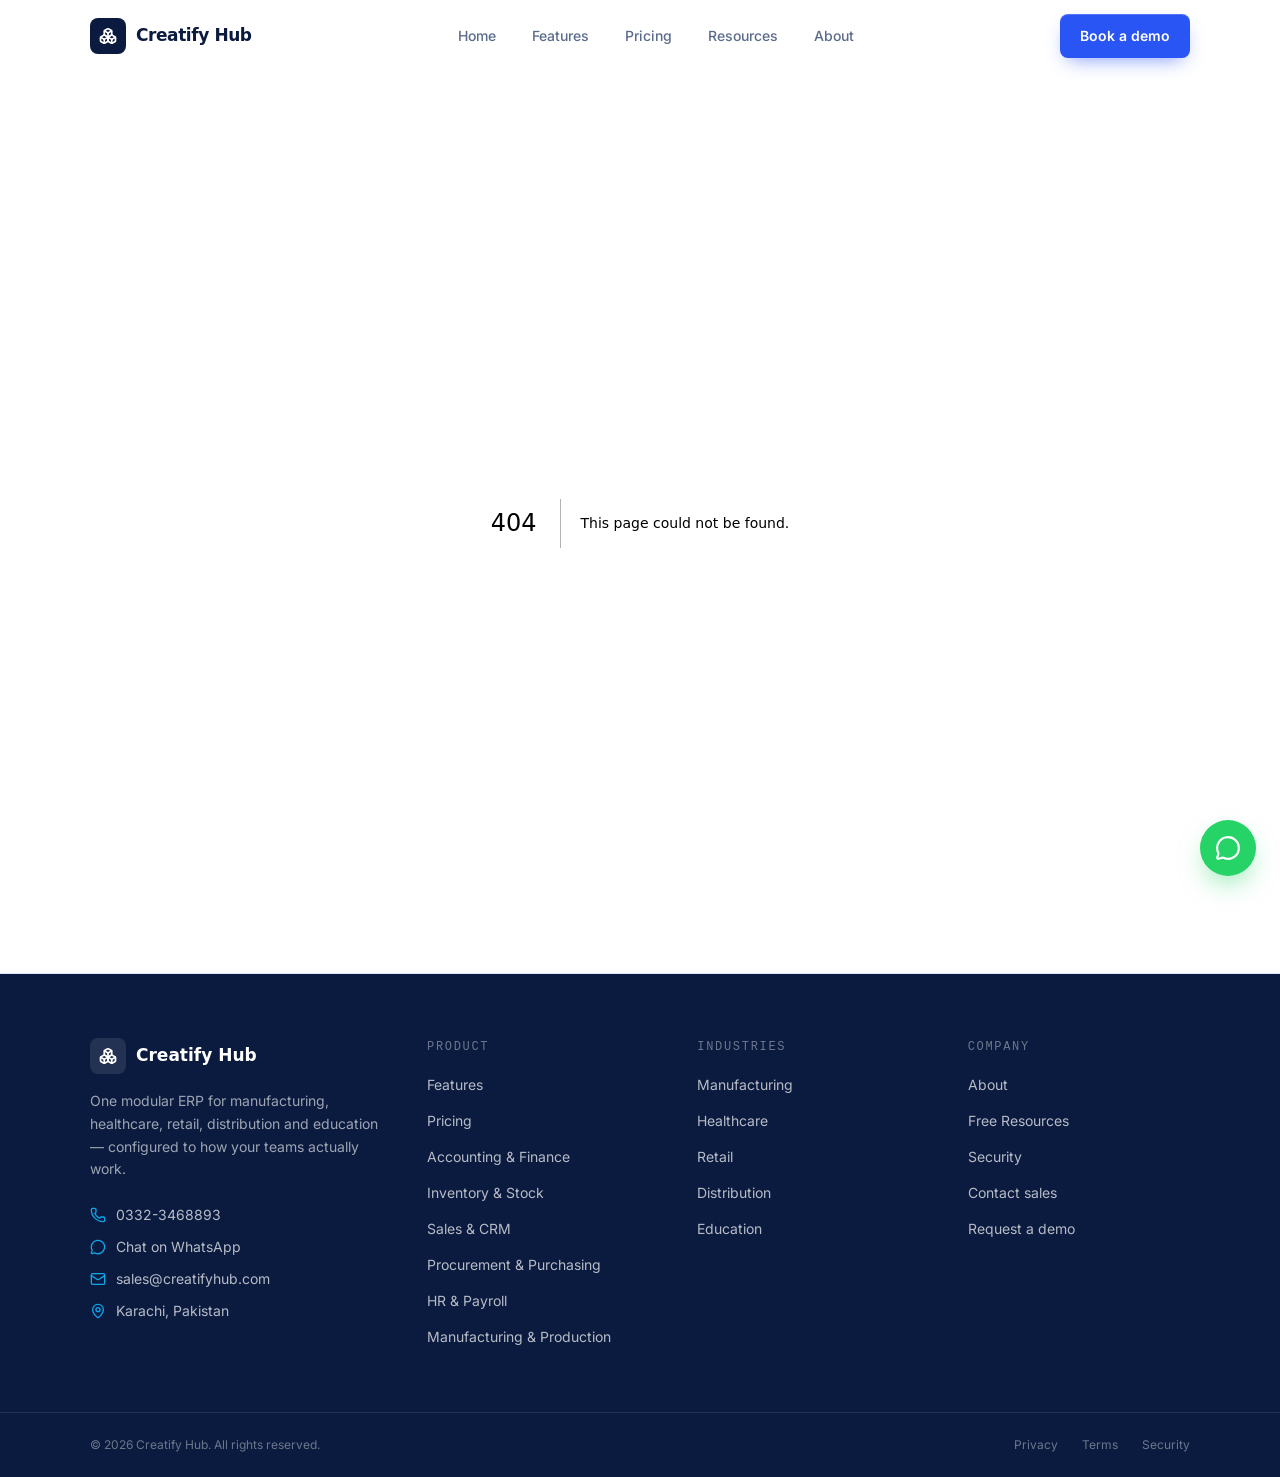
<file: 404/index.html>
<!DOCTYPE html><html lang="en" class="spacegrotesk_93b55b63-module__l3Cz-a__variable inter_db956a7d-module__YkTeGq__variable plexmono_ed2c8ac7-module__XN8aia__variable h-full"><head><meta charSet="utf-8"/><meta name="viewport" content="width=device-width, initial-scale=1"/><link rel="stylesheet" href="/_next/static/chunks/41hk50xzw694r.css" data-precedence="next"/><link rel="preload" as="script" fetchPriority="low" href="/_next/static/chunks/10qk6v6416kh8.js"/><script src="/_next/static/chunks/27jktro2p5rq9.js" async=""></script><script src="/_next/static/chunks/3hdj40qmts5sf.js" async=""></script><script src="/_next/static/chunks/3n2n0kdz7qf-n.js" async=""></script><script src="/_next/static/chunks/turbopack-1608wss-esh_f.js" async=""></script><script src="/_next/static/chunks/21lqcqcxeo2ns.js" async=""></script><script src="/_next/static/chunks/0t0tcqmdg_z3t.js" async=""></script><script src="/_next/static/chunks/14mrh2-p_w84d.js" async=""></script><script src="/_next/static/chunks/14j5jah-yezbh.js" async=""></script><title>404: This page could not be found.</title><meta name="robots" content="noindex"/><meta name="next-size-adjust" content=""/><title>Creatify Hub | Modular ERP for Manufacturing, Healthcare, Retail &amp; Distribution</title><meta name="description" content="Creatify Hub is a modular ERP platform covering accounting, inventory, sales, procurement, HR &amp; payroll and manufacturing for manufacturing, healthcare, retail, distribution and education businesses — built to be configured, not fought with."/><meta name="author" content="Creatify Hub"/><meta name="keywords" content="ERP software,ERP for manufacturing,healthcare ERP,retail ERP,distribution ERP,inventory management software,HR and payroll software,accounting software,sales CRM software,procurement software,manufacturing ERP module,custom ERP modules,Creatify Hub"/><meta name="creator" content="Creatify Hub"/><meta name="robots" content="index, follow"/><meta name="googlebot" content="index, follow"/><link rel="canonical" href="https://www.creatifyhub.com/"/><meta property="og:title" content="Creatify Hub | Modular ERP for Growing Enterprises"/><meta property="og:description" content="One configurable ERP platform covering accounting, inventory, sales, procurement, HR &amp; payroll and manufacturing across manufacturing, healthcare, retail, distribution and education businesses."/><meta property="og:url" content="https://www.creatifyhub.com/"/><meta property="og:site_name" content="Creatify Hub"/><meta property="og:locale" content="en_US"/><meta property="og:image" content="https://www.creatifyhub.com/og-image.png"/><meta property="og:image:width" content="1200"/><meta property="og:image:height" content="630"/><meta property="og:image:alt" content="Creatify Hub ERP"/><meta property="og:type" content="website"/><meta name="twitter:card" content="summary_large_image"/><meta name="twitter:title" content="Creatify Hub | Modular ERP for Growing Enterprises"/><meta name="twitter:description" content="One configurable ERP platform covering accounting, inventory, sales, HR &amp; payroll and manufacturing."/><meta name="twitter:image" content="https://www.creatifyhub.com/og-image.png"/><link rel="icon" href="/icon.svg?icon.1qnvvyd85l1an.svg" sizes="any" type="image/svg+xml"/><script src="/_next/static/chunks/0cz1d0mv5g_q7.js" noModule=""></script></head><body class="flex min-h-full flex-col bg-white font-sans text-ink antialiased"><div hidden=""><!--$--><!--/$--></div><script type="application/ld+json">{"@context":"https://schema.org","@type":"Organization","name":"Creatify Hub","url":"https://www.creatifyhub.com","logo":"https://www.creatifyhub.com/logo.png","description":"Creatify Hub builds modular ERP software for manufacturing, healthcare, retail, distribution and education businesses.","contactPoint":[{"@type":"ContactPoint","telephone":"+92-332-3468893","contactType":"sales","areaServed":"PK","availableLanguage":["English","Urdu"]}],"sameAs":[]}</script><a href="#main-content" class="sr-only focus:not-sr-only focus:absolute focus:left-4 focus:top-4 focus:z-[100] focus:rounded-md focus:bg-primary focus:px-4 focus:py-2 focus:text-white">Skip to content</a><header class="sticky top-0 z-50 w-full border-b transition-colors duration-300 border-transparent bg-white/0"><div class="mx-auto flex h-18 max-w-[1180px] items-center justify-between px-6 py-4 md:px-10"><a class="flex items-center gap-2.5" aria-label="Creatify Hub home" href="/"><span class="flex h-9 w-9 items-center justify-center rounded-lg bg-ink text-white"><svg xmlns="http://www.w3.org/2000/svg" width="18" height="18" viewBox="0 0 24 24" fill="none" stroke="currentColor" stroke-width="2.25" stroke-linecap="round" stroke-linejoin="round" class="lucide lucide-boxes" aria-hidden="true"><path d="M2.97 12.92A2 2 0 0 0 2 14.63v3.24a2 2 0 0 0 .97 1.71l3 1.8a2 2 0 0 0 2.06 0L12 19v-5.5l-5-3-4.03 2.42Z"></path><path d="m7 16.5-4.74-2.85"></path><path d="m7 16.5 5-3"></path><path d="M7 16.5v5.17"></path><path d="M12 13.5V19l3.97 2.38a2 2 0 0 0 2.06 0l3-1.8a2 2 0 0 0 .97-1.71v-3.24a2 2 0 0 0-.97-1.71L17 10.5l-5 3Z"></path><path d="m17 16.5-5-3"></path><path d="m17 16.5 4.74-2.85"></path><path d="M17 16.5v5.17"></path><path d="M7.97 4.42A2 2 0 0 0 7 6.13v4.37l5 3 5-3V6.13a2 2 0 0 0-.97-1.71l-3-1.8a2 2 0 0 0-2.06 0l-3 1.8Z"></path><path d="M12 8 7.26 5.15"></path><path d="m12 8 4.74-2.85"></path><path d="M12 13.5V8"></path></svg></span><span class="font-display text-[17px] font-semibold tracking-tight text-ink">Creatify Hub</span></a><nav class="hidden items-center gap-1 md:flex" aria-label="Primary"><a class="relative rounded-md px-4 py-2 text-sm font-medium transition-colors text-slate hover:text-ink" href="/">Home</a><a class="relative rounded-md px-4 py-2 text-sm font-medium transition-colors text-slate hover:text-ink" href="/features/">Features</a><a class="relative rounded-md px-4 py-2 text-sm font-medium transition-colors text-slate hover:text-ink" href="/pricing/">Pricing</a><a class="relative rounded-md px-4 py-2 text-sm font-medium transition-colors text-slate hover:text-ink" href="/resources/">Resources</a><a class="relative rounded-md px-4 py-2 text-sm font-medium transition-colors text-slate hover:text-ink" href="/about/">About</a></nav><div class="hidden items-center gap-3 md:flex"><a href="/contact/"><button class="inline-flex items-center justify-center gap-2 whitespace-nowrap rounded-lg text-sm font-semibold transition-all duration-200 ease-out focus-visible:outline-none disabled:pointer-events-none disabled:opacity-50 bg-primary text-white shadow-[0_1px_0_rgba(255,255,255,0.2)_inset,0_8px_20px_-8px_rgba(41,85,245,0.65)] hover:bg-primary-dark hover:-translate-y-0.5 hover:shadow-[0_1px_0_rgba(255,255,255,0.2)_inset,0_14px_28px_-10px_rgba(41,85,245,0.75)] active:translate-y-0 h-11 px-5">Book a demo</button></a></div><button type="button" class="flex h-10 w-10 items-center justify-center rounded-md text-ink md:hidden" aria-label="Open menu" aria-expanded="false"><svg xmlns="http://www.w3.org/2000/svg" width="22" height="22" viewBox="0 0 24 24" fill="none" stroke="currentColor" stroke-width="2" stroke-linecap="round" stroke-linejoin="round" class="lucide lucide-menu" aria-hidden="true"><path d="M4 5h16"></path><path d="M4 12h16"></path><path d="M4 19h16"></path></svg></button></div></header><main id="main-content" class="flex-1"><div style="font-family:system-ui,&quot;Segoe UI&quot;,Roboto,Helvetica,Arial,sans-serif,&quot;Apple Color Emoji&quot;,&quot;Segoe UI Emoji&quot;;height:100vh;text-align:center;display:flex;flex-direction:column;align-items:center;justify-content:center"><div><style>body{color:#000;background:#fff;margin:0}.next-error-h1{border-right:1px solid rgba(0,0,0,.3)}@media (prefers-color-scheme:dark){body{color:#fff;background:#000}.next-error-h1{border-right:1px solid rgba(255,255,255,.3)}}</style><h1 class="next-error-h1" style="display:inline-block;margin:0 20px 0 0;padding:0 23px 0 0;font-size:24px;font-weight:500;vertical-align:top;line-height:49px">404</h1><div style="display:inline-block"><h2 style="font-size:14px;font-weight:400;line-height:49px;margin:0">This page could not be found.</h2></div></div></div><!--$--><!--/$--></main><footer class="border-t border-line bg-ink text-white"><div class="mx-auto w-full max-w-[1180px] px-6 md:px-10 grid gap-12 py-16 md:grid-cols-[1.3fr_1fr_1fr_1fr]"><div><a class="flex items-center gap-2.5" href="/"><span class="flex h-9 w-9 items-center justify-center rounded-lg bg-white/10"><svg xmlns="http://www.w3.org/2000/svg" width="18" height="18" viewBox="0 0 24 24" fill="none" stroke="currentColor" stroke-width="2.25" stroke-linecap="round" stroke-linejoin="round" class="lucide lucide-boxes" aria-hidden="true"><path d="M2.97 12.92A2 2 0 0 0 2 14.63v3.24a2 2 0 0 0 .97 1.71l3 1.8a2 2 0 0 0 2.06 0L12 19v-5.5l-5-3-4.03 2.42Z"></path><path d="m7 16.5-4.74-2.85"></path><path d="m7 16.5 5-3"></path><path d="M7 16.5v5.17"></path><path d="M12 13.5V19l3.97 2.38a2 2 0 0 0 2.06 0l3-1.8a2 2 0 0 0 .97-1.71v-3.24a2 2 0 0 0-.97-1.71L17 10.5l-5 3Z"></path><path d="m17 16.5-5-3"></path><path d="m17 16.5 4.74-2.85"></path><path d="M17 16.5v5.17"></path><path d="M7.97 4.42A2 2 0 0 0 7 6.13v4.37l5 3 5-3V6.13a2 2 0 0 0-.97-1.71l-3-1.8a2 2 0 0 0-2.06 0l-3 1.8Z"></path><path d="M12 8 7.26 5.15"></path><path d="m12 8 4.74-2.85"></path><path d="M12 13.5V8"></path></svg></span><span class="font-display text-[17px] font-semibold">Creatify Hub</span></a><p class="mt-4 max-w-xs text-sm leading-relaxed text-white/60">One modular ERP for manufacturing, healthcare, retail, distribution and education — configured to how your teams actually work.</p><div class="mt-6 space-y-3 text-sm text-white/70"><a href="tel:03323468893" class="flex items-center gap-2.5 hover:text-white"><svg xmlns="http://www.w3.org/2000/svg" width="16" height="16" viewBox="0 0 24 24" fill="none" stroke="currentColor" stroke-width="2" stroke-linecap="round" stroke-linejoin="round" class="lucide lucide-phone text-cyan" aria-hidden="true"><path d="M13.832 16.568a1 1 0 0 0 1.213-.303l.355-.465A2 2 0 0 1 17 15h3a2 2 0 0 1 2 2v3a2 2 0 0 1-2 2A18 18 0 0 1 2 4a2 2 0 0 1 2-2h3a2 2 0 0 1 2 2v3a2 2 0 0 1-.8 1.6l-.468.351a1 1 0 0 0-.292 1.233 14 14 0 0 0 6.392 6.384"></path></svg> 0332-3468893</a><a href="https://wa.me/923323468893?text=Hi%2C%20I%27d%20like%20to%20know%20more%20about%20Creatify%20Hub." target="_blank" rel="noopener noreferrer" class="flex items-center gap-2.5 hover:text-white"><svg xmlns="http://www.w3.org/2000/svg" width="16" height="16" viewBox="0 0 24 24" fill="none" stroke="currentColor" stroke-width="2" stroke-linecap="round" stroke-linejoin="round" class="lucide lucide-message-circle text-cyan" aria-hidden="true"><path d="M2.992 16.342a2 2 0 0 1 .094 1.167l-1.065 3.29a1 1 0 0 0 1.236 1.168l3.413-.998a2 2 0 0 1 1.099.092 10 10 0 1 0-4.777-4.719"></path></svg> Chat on WhatsApp</a><a href="mailto:sales@creatifyhub.com" class="flex items-center gap-2.5 hover:text-white"><svg xmlns="http://www.w3.org/2000/svg" width="16" height="16" viewBox="0 0 24 24" fill="none" stroke="currentColor" stroke-width="2" stroke-linecap="round" stroke-linejoin="round" class="lucide lucide-mail text-cyan" aria-hidden="true"><path d="m22 7-8.991 5.727a2 2 0 0 1-2.009 0L2 7"></path><rect x="2" y="4" width="20" height="16" rx="2"></rect></svg> sales@creatifyhub.com</a><p class="flex items-center gap-2.5"><svg xmlns="http://www.w3.org/2000/svg" width="16" height="16" viewBox="0 0 24 24" fill="none" stroke="currentColor" stroke-width="2" stroke-linecap="round" stroke-linejoin="round" class="lucide lucide-map-pin text-cyan" aria-hidden="true"><path d="M20 10c0 4.993-5.539 10.193-7.399 11.799a1 1 0 0 1-1.202 0C9.539 20.193 4 14.993 4 10a8 8 0 0 1 16 0"></path><circle cx="12" cy="10" r="3"></circle></svg> Karachi, Pakistan</p></div></div><nav aria-label="Product"><h3 class="font-data text-[12px] uppercase tracking-[0.14em] text-white/40">Product</h3><ul class="mt-4 space-y-3"><li><a class="text-sm text-white/70 hover:text-white" href="/features/">Features</a></li><li><a class="text-sm text-white/70 hover:text-white" href="/pricing/">Pricing</a></li><li><a class="text-sm text-white/70 hover:text-white" href="/features/#accounting">Accounting &amp; Finance</a></li><li><a class="text-sm text-white/70 hover:text-white" href="/features/#inventory">Inventory &amp; Stock</a></li><li><a class="text-sm text-white/70 hover:text-white" href="/features/#sales-crm">Sales &amp; CRM</a></li><li><a class="text-sm text-white/70 hover:text-white" href="/features/#procurement">Procurement &amp; Purchasing</a></li><li><a class="text-sm text-white/70 hover:text-white" href="/features/#hr-payroll">HR &amp; Payroll</a></li><li><a class="text-sm text-white/70 hover:text-white" href="/features/#production">Manufacturing &amp; Production</a></li></ul></nav><nav aria-label="Industries"><h3 class="font-data text-[12px] uppercase tracking-[0.14em] text-white/40">Industries</h3><ul class="mt-4 space-y-3"><li><a class="text-sm text-white/70 hover:text-white" href="/features/#manufacturing">Manufacturing</a></li><li><a class="text-sm text-white/70 hover:text-white" href="/features/#healthcare">Healthcare</a></li><li><a class="text-sm text-white/70 hover:text-white" href="/features/#retail">Retail</a></li><li><a class="text-sm text-white/70 hover:text-white" href="/features/#distribution">Distribution</a></li><li><a class="text-sm text-white/70 hover:text-white" href="/features/#education">Education</a></li></ul></nav><nav aria-label="Company"><h3 class="font-data text-[12px] uppercase tracking-[0.14em] text-white/40">Company</h3><ul class="mt-4 space-y-3"><li><a class="text-sm text-white/70 hover:text-white" href="/about/">About</a></li><li><a class="text-sm text-white/70 hover:text-white" href="/resources/">Free Resources</a></li><li><a class="text-sm text-white/70 hover:text-white" href="/security/">Security</a></li><li><a class="text-sm text-white/70 hover:text-white" href="/contact/">Contact sales</a></li><li><a class="text-sm text-white/70 hover:text-white" href="/contact/">Request a demo</a></li></ul></nav></div><div class="border-t border-white/10 pb-20 md:pb-0"><div class="mx-auto w-full max-w-[1180px] px-6 md:px-10 flex flex-col items-center justify-between gap-4 py-6 text-xs text-white/40 md:flex-row"><p>© <!-- -->2026<!-- --> Creatify Hub. All rights reserved.</p><div class="flex gap-6"><a class="hover:text-white/70" href="/privacy/">Privacy</a><a class="hover:text-white/70" href="/terms/">Terms</a><a class="hover:text-white/70" href="/security/">Security</a></div></div></div></footer><div class="fixed inset-x-0 bottom-0 z-40 flex items-center gap-2 border-t border-line bg-white/95 px-4 py-3 backdrop-blur-md md:hidden"><a href="tel:03323468893" aria-label="Call Creatify Hub" class="flex h-11 w-11 shrink-0 items-center justify-center rounded-lg border border-line text-ink"><svg xmlns="http://www.w3.org/2000/svg" width="18" height="18" viewBox="0 0 24 24" fill="none" stroke="currentColor" stroke-width="2" stroke-linecap="round" stroke-linejoin="round" class="lucide lucide-phone-call" aria-hidden="true"><path d="M13 2a9 9 0 0 1 9 9"></path><path d="M13 6a5 5 0 0 1 5 5"></path><path d="M13.832 16.568a1 1 0 0 0 1.213-.303l.355-.465A2 2 0 0 1 17 15h3a2 2 0 0 1 2 2v3a2 2 0 0 1-2 2A18 18 0 0 1 2 4a2 2 0 0 1 2-2h3a2 2 0 0 1 2 2v3a2 2 0 0 1-.8 1.6l-.468.351a1 1 0 0 0-.292 1.233 14 14 0 0 0 6.392 6.384"></path></svg></a><a href="https://wa.me/923323468893?text=Hi%2C%20I%27d%20like%20to%20know%20more%20about%20Creatify%20Hub." target="_blank" rel="noopener noreferrer" aria-label="Chat with us on WhatsApp" class="flex h-11 w-11 shrink-0 items-center justify-center rounded-lg border border-line text-[#25D366]"><svg xmlns="http://www.w3.org/2000/svg" width="18" height="18" viewBox="0 0 24 24" fill="none" stroke="currentColor" stroke-width="2" stroke-linecap="round" stroke-linejoin="round" class="lucide lucide-message-circle" aria-hidden="true"><path d="M2.992 16.342a2 2 0 0 1 .094 1.167l-1.065 3.29a1 1 0 0 0 1.236 1.168l3.413-.998a2 2 0 0 1 1.099.092 10 10 0 1 0-4.777-4.719"></path></svg></a><a class="flex-1" href="/contact/"><button class="inline-flex items-center justify-center gap-2 whitespace-nowrap rounded-lg text-sm font-semibold transition-all duration-200 ease-out focus-visible:outline-none disabled:pointer-events-none disabled:opacity-50 bg-primary text-white shadow-[0_1px_0_rgba(255,255,255,0.2)_inset,0_8px_20px_-8px_rgba(41,85,245,0.65)] hover:bg-primary-dark hover:-translate-y-0.5 hover:shadow-[0_1px_0_rgba(255,255,255,0.2)_inset,0_14px_28px_-10px_rgba(41,85,245,0.75)] active:translate-y-0 h-11 px-5 w-full">Book a demo</button></a></div><a href="https://wa.me/923323468893?text=Hi%2C%20I%27d%20like%20to%20know%20more%20about%20Creatify%20Hub." target="_blank" rel="noopener noreferrer" aria-label="Chat with Creatify Hub on WhatsApp" class="fixed bottom-6 right-6 z-40 hidden h-14 w-14 items-center justify-center rounded-full bg-[#25D366] text-white shadow-[0_12px_28px_-8px_rgba(37,211,102,0.6)] transition-transform duration-200 hover:scale-105 md:flex"><svg xmlns="http://www.w3.org/2000/svg" width="26" height="26" viewBox="0 0 24 24" fill="none" stroke="currentColor" stroke-width="2" stroke-linecap="round" stroke-linejoin="round" class="lucide lucide-message-circle text-white" aria-hidden="true"><path d="M2.992 16.342a2 2 0 0 1 .094 1.167l-1.065 3.29a1 1 0 0 0 1.236 1.168l3.413-.998a2 2 0 0 1 1.099.092 10 10 0 1 0-4.777-4.719"></path></svg></a><div class="fixed bottom-6 left-6 z-30 hidden max-w-xs md:block"></div><script src="/_next/static/chunks/10qk6v6416kh8.js" id="_R_" async=""></script><script>(self.__next_f=self.__next_f||[]).push([0])</script><script>self.__next_f.push([1,"1:\"$Sreact.fragment\"\n2:I[69342,[\"/_next/static/chunks/21lqcqcxeo2ns.js\",\"/_next/static/chunks/0t0tcqmdg_z3t.js\",\"/_next/static/chunks/14mrh2-p_w84d.js\",\"/_next/static/chunks/14j5jah-yezbh.js\"],\"default\"]\n3:I[39756,[\"/_next/static/chunks/21lqcqcxeo2ns.js\",\"/_next/static/chunks/0t0tcqmdg_z3t.js\",\"/_next/static/chunks/14mrh2-p_w84d.js\",\"/_next/static/chunks/14j5jah-yezbh.js\"],\"default\"]\n4:I[37457,[\"/_next/static/chunks/21lqcqcxeo2ns.js\",\"/_next/static/chunks/0t0tcqmdg_z3t.js\",\"/_next/static/chunks/14mrh2-p_w84d.js\",\"/_next/static/chunks/14j5jah-yezbh.js\"],\"default\"]\n5:I[22016,[\"/_next/static/chunks/21lqcqcxeo2ns.js\",\"/_next/static/chunks/0t0tcqmdg_z3t.js\",\"/_next/static/chunks/14mrh2-p_w84d.js\",\"/_next/static/chunks/14j5jah-yezbh.js\"],\"\"]\n6:I[5014,[\"/_next/static/chunks/21lqcqcxeo2ns.js\",\"/_next/static/chunks/0t0tcqmdg_z3t.js\",\"/_next/static/chunks/14mrh2-p_w84d.js\",\"/_next/static/chunks/14j5jah-yezbh.js\"],\"default\"]\n16:I[68027,[\"/_next/static/chunks/21lqcqcxeo2ns.js\",\"/_next/static/chunks/0t0tcqmdg_z3t.js\",\"/_next/static/chunks/14mrh2-p_w84d.js\",\"/_next/static/chunks/14j5jah-yezbh.js\"],\"default\",1]\n:HL[\"/_next/static/chunks/41hk50xzw694r.css\",\"style\"]\n"])</script><script>self.__next_f.push([1,"0:{\"P\":null,\"c\":[\"\",\"_not-found\",\"\"],\"q\":\"\",\"i\":false,\"f\":[[[\"\",{\"children\":[\"/_not-found\",{\"children\":[\"__PAGE__\",{}]}]},\"$undefined\",\"$undefined\",16],[[\"$\",\"$1\",\"c\",{\"children\":[[[\"$\",\"link\",\"0\",{\"rel\":\"stylesheet\",\"href\":\"/_next/static/chunks/41hk50xzw694r.css\",\"precedence\":\"next\",\"crossOrigin\":\"$undefined\",\"nonce\":\"$undefined\"}],[\"$\",\"script\",\"script-0\",{\"src\":\"/_next/static/chunks/21lqcqcxeo2ns.js\",\"async\":true,\"nonce\":\"$undefined\"}],[\"$\",\"script\",\"script-1\",{\"src\":\"/_next/static/chunks/0t0tcqmdg_z3t.js\",\"async\":true,\"nonce\":\"$undefined\"}],[\"$\",\"script\",\"script-2\",{\"src\":\"/_next/static/chunks/14mrh2-p_w84d.js\",\"async\":true,\"nonce\":\"$undefined\"}],[\"$\",\"script\",\"script-3\",{\"src\":\"/_next/static/chunks/14j5jah-yezbh.js\",\"async\":true,\"nonce\":\"$undefined\"}]],[\"$\",\"html\",null,{\"lang\":\"en\",\"className\":\"spacegrotesk_93b55b63-module__l3Cz-a__variable inter_db956a7d-module__YkTeGq__variable plexmono_ed2c8ac7-module__XN8aia__variable h-full\",\"children\":[\"$\",\"body\",null,{\"className\":\"flex min-h-full flex-col bg-white font-sans text-ink antialiased\",\"children\":[[\"$\",\"script\",null,{\"type\":\"application/ld+json\",\"dangerouslySetInnerHTML\":{\"__html\":\"{\\\"@context\\\":\\\"https://schema.org\\\",\\\"@type\\\":\\\"Organization\\\",\\\"name\\\":\\\"Creatify Hub\\\",\\\"url\\\":\\\"https://www.creatifyhub.com\\\",\\\"logo\\\":\\\"https://www.creatifyhub.com/logo.png\\\",\\\"description\\\":\\\"Creatify Hub builds modular ERP software for manufacturing, healthcare, retail, distribution and education businesses.\\\",\\\"contactPoint\\\":[{\\\"@type\\\":\\\"ContactPoint\\\",\\\"telephone\\\":\\\"+92-332-3468893\\\",\\\"contactType\\\":\\\"sales\\\",\\\"areaServed\\\":\\\"PK\\\",\\\"availableLanguage\\\":[\\\"English\\\",\\\"Urdu\\\"]}],\\\"sameAs\\\":[]}\"}}],[\"$\",\"a\",null,{\"href\":\"#main-content\",\"className\":\"sr-only focus:not-sr-only focus:absolute focus:left-4 focus:top-4 focus:z-[100] focus:rounded-md focus:bg-primary focus:px-4 focus:py-2 focus:text-white\",\"children\":\"Skip to content\"}],[\"$\",\"$L2\",null,{}],[\"$\",\"main\",null,{\"id\":\"main-content\",\"className\":\"flex-1\",\"children\":[\"$\",\"$L3\",null,{\"parallelRouterKey\":\"children\",\"error\":\"$undefined\",\"errorStyles\":\"$undefined\",\"errorScripts\":\"$undefined\",\"template\":[\"$\",\"$L4\",null,{}],\"templateStyles\":\"$undefined\",\"templateScripts\":\"$undefined\",\"notFound\":[[[\"$\",\"title\",null,{\"children\":\"404: This page could not be found.\"}],[\"$\",\"div\",null,{\"style\":{\"fontFamily\":\"system-ui,\\\"Segoe UI\\\",Roboto,Helvetica,Arial,sans-serif,\\\"Apple Color Emoji\\\",\\\"Segoe UI Emoji\\\"\",\"height\":\"100vh\",\"textAlign\":\"center\",\"display\":\"flex\",\"flexDirection\":\"column\",\"alignItems\":\"center\",\"justifyContent\":\"center\"},\"children\":[\"$\",\"div\",null,{\"children\":[[\"$\",\"style\",null,{\"dangerouslySetInnerHTML\":{\"__html\":\"body{color:#000;background:#fff;margin:0}.next-error-h1{border-right:1px solid rgba(0,0,0,.3)}@media (prefers-color-scheme:dark){body{color:#fff;background:#000}.next-error-h1{border-right:1px solid rgba(255,255,255,.3)}}\"}}],[\"$\",\"h1\",null,{\"className\":\"next-error-h1\",\"style\":{\"display\":\"inline-block\",\"margin\":\"0 20px 0 0\",\"padding\":\"0 23px 0 0\",\"fontSize\":24,\"fontWeight\":500,\"verticalAlign\":\"top\",\"lineHeight\":\"49px\"},\"children\":404}],[\"$\",\"div\",null,{\"style\":{\"display\":\"inline-block\"},\"children\":[\"$\",\"h2\",null,{\"style\":{\"fontSize\":14,\"fontWeight\":400,\"lineHeight\":\"49px\",\"margin\":0},\"children\":\"This page could not be found.\"}]}]]}]}]],[]],\"forbidden\":\"$undefined\",\"unauthorized\":\"$undefined\"}]}],[\"$\",\"footer\",null,{\"className\":\"border-t border-line bg-ink text-white\",\"children\":[[\"$\",\"div\",null,{\"className\":\"mx-auto w-full max-w-[1180px] px-6 md:px-10 grid gap-12 py-16 md:grid-cols-[1.3fr_1fr_1fr_1fr]\",\"children\":[[\"$\",\"div\",null,{\"children\":[[\"$\",\"$L5\",null,{\"href\":\"/\",\"className\":\"flex items-center gap-2.5\",\"children\":[[\"$\",\"span\",null,{\"className\":\"flex h-9 w-9 items-center justify-center rounded-lg bg-white/10\",\"children\":[\"$\",\"$L6\",null,{\"ref\":\"$undefined\",\"iconNode\":[[\"path\",{\"d\":\"M2.97 12.92A2 2 0 0 0 2 14.63v3.24a2 2 0 0 0 .97 1.71l3 1.8a2 2 0 0 0 2.06 0L12 19v-5.5l-5-3-4.03 2.42Z\",\"key\":\"lc1i9w\"}],[\"path\",{\"d\":\"m7 16.5-4.74-2.85\",\"key\":\"1o9zyk\"}],[\"path\",{\"d\":\"m7 16.5 5-3\",\"key\":\"va8pkn\"}],[\"path\",{\"d\":\"M7 16.5v5.17\",\"key\":\"jnp8gn\"}],[\"path\",{\"d\":\"M12 13.5V19l3.97 2.38a2 2 0 0 0 2.06 0l3-1.8a2 2 0 0 0 .97-1.71v-3.24a2 2 0 0 0-.97-1.71L17 10.5l-5 3Z\",\"key\":\"8zsnat\"}],[\"path\",{\"d\":\"m17 16.5-5-3\",\"key\":\"8arw3v\"}],[\"path\",{\"d\":\"m17 16.5 4.74-2.85\",\"key\":\"8rfmw\"}],[\"path\",{\"d\":\"M17 16.5v5.17\",\"key\":\"k6z78m\"}],[\"path\",{\"d\":\"M7.97 4.42A2 2 0 0 0 7 6.13v4.37l5 3 5-3V6.13a2 2 0 0 0-.97-1.71l-3-1.8a2 2 0 0 0-2.06 0l-3 1.8Z\",\"key\":\"1xygjf\"}],[\"path\",{\"d\":\"M12 8 7.26 5.15\",\"key\":\"1vbdud\"}],[\"path\",{\"d\":\"m12 8 4.74-2.85\",\"key\":\"3rx089\"}],[\"path\",{\"d\":\"M12 13.5V8\",\"key\":\"1io7kd\"}]],\"className\":\"lucide-boxes\",\"size\":18,\"strokeWidth\":2.25}]}],\"$L7\"]}],\"$L8\",\"$L9\"]}],[\"$La\",\"$Lb\",\"$Lc\"]]}],\"$Ld\"]}],\"$Le\",\"$Lf\",\"$L10\",\"$L11\"]}]}]]}],{\"children\":[\"$L12\",{\"children\":[\"$L13\",{},null,false,null]},null,false,\"$@14\"]},null,false,null],\"$L15\",false]],\"m\":\"$undefined\",\"G\":[\"$16\",[\"$L17\"]],\"S\":true,\"h\":null,\"s\":\"$undefined\",\"l\":\"$undefined\",\"p\":\"$undefined\",\"d\":\"$undefined\",\"b\":\"C3LDlYkIGmMrxqxIBvbw3\"}\n"])</script><script>self.__next_f.push([1,"18:I[18103,[\"/_next/static/chunks/21lqcqcxeo2ns.js\",\"/_next/static/chunks/0t0tcqmdg_z3t.js\",\"/_next/static/chunks/14mrh2-p_w84d.js\",\"/_next/static/chunks/14j5jah-yezbh.js\"],\"StickyMobileCta\"]\n19:I[5258,[\"/_next/static/chunks/21lqcqcxeo2ns.js\",\"/_next/static/chunks/0t0tcqmdg_z3t.js\",\"/_next/static/chunks/14mrh2-p_w84d.js\",\"/_next/static/chunks/14j5jah-yezbh.js\"],\"WhatsAppFloat\"]\n1a:I[49616,[\"/_next/static/chunks/21lqcqcxeo2ns.js\",\"/_next/static/chunks/0t0tcqmdg_z3t.js\",\"/_next/static/chunks/14mrh2-p_w84d.js\",\"/_next/static/chunks/14j5jah-yezbh.js\"],\"ExitIntentPopup\"]\n1b:I[82659,[\"/_next/static/chunks/21lqcqcxeo2ns.js\",\"/_next/static/chunks/0t0tcqmdg_z3t.js\",\"/_next/static/chunks/14mrh2-p_w84d.js\",\"/_next/static/chunks/14j5jah-yezbh.js\"],\"LiveActivityNotifications\"]\n1c:I[97367,[\"/_next/static/chunks/21lqcqcxeo2ns.js\",\"/_next/static/chunks/0t0tcqmdg_z3t.js\",\"/_next/static/chunks/14mrh2-p_w84d.js\",\"/_next/static/chunks/14j5jah-yezbh.js\"],\"OutletBoundary\"]\n1d:\"$Sreact.suspense\"\n20:I[97367,[\"/_next/static/chunks/21lqcqcxeo2ns.js\",\"/_next/static/chunks/0t0tcqmdg_z3t.js\",\"/_next/static/chunks/14mrh2-p_w84d.js\",\"/_next/static/chunks/14j5jah-yezbh.js\"],\"ViewportBoundary\"]\n22:I[97367,[\"/_next/static/chunks/21lqcqcxeo2ns.js\",\"/_next/static/chunks/0t0tcqmdg_z3t.js\",\"/_next/static/chunks/14mrh2-p_w84d.js\",\"/_next/static/chunks/14j5jah-yezbh.js\"],\"MetadataBoundary\"]\n7:[\"$\",\"span\",null,{\"className\":\"font-display text-[17px] font-semibold\",\"children\":\"Creatify Hub\"}]\n8:[\"$\",\"p\",null,{\"className\":\"mt-4 max-w-xs text-sm leading-relaxed text-white/60\",\"children\":\"One modular ERP for manufacturing, healthcare, retail, distribution and education — configured to how your teams actually work.\"}]\n"])</script><script>self.__next_f.push([1,"9:[\"$\",\"div\",null,{\"className\":\"mt-6 space-y-3 text-sm text-white/70\",\"children\":[[\"$\",\"a\",null,{\"href\":\"tel:03323468893\",\"className\":\"flex items-center gap-2.5 hover:text-white\",\"children\":[[\"$\",\"$L6\",null,{\"ref\":\"$undefined\",\"iconNode\":[[\"path\",{\"d\":\"M13.832 16.568a1 1 0 0 0 1.213-.303l.355-.465A2 2 0 0 1 17 15h3a2 2 0 0 1 2 2v3a2 2 0 0 1-2 2A18 18 0 0 1 2 4a2 2 0 0 1 2-2h3a2 2 0 0 1 2 2v3a2 2 0 0 1-.8 1.6l-.468.351a1 1 0 0 0-.292 1.233 14 14 0 0 0 6.392 6.384\",\"key\":\"9njp5v\"}]],\"className\":\"lucide-phone text-cyan\",\"size\":16}],\" 0332-3468893\"]}],[\"$\",\"a\",null,{\"href\":\"https://wa.me/923323468893?text=Hi%2C%20I%27d%20like%20to%20know%20more%20about%20Creatify%20Hub.\",\"target\":\"_blank\",\"rel\":\"noopener noreferrer\",\"className\":\"flex items-center gap-2.5 hover:text-white\",\"children\":[[\"$\",\"$L6\",null,{\"ref\":\"$undefined\",\"iconNode\":[[\"path\",{\"d\":\"M2.992 16.342a2 2 0 0 1 .094 1.167l-1.065 3.29a1 1 0 0 0 1.236 1.168l3.413-.998a2 2 0 0 1 1.099.092 10 10 0 1 0-4.777-4.719\",\"key\":\"1sd12s\"}]],\"className\":\"lucide-message-circle text-cyan\",\"size\":16}],\" Chat on WhatsApp\"]}],[\"$\",\"a\",null,{\"href\":\"mailto:sales@creatifyhub.com\",\"className\":\"flex items-center gap-2.5 hover:text-white\",\"children\":[[\"$\",\"$L6\",null,{\"ref\":\"$undefined\",\"iconNode\":[[\"path\",{\"d\":\"m22 7-8.991 5.727a2 2 0 0 1-2.009 0L2 7\",\"key\":\"132q7q\"}],[\"rect\",{\"x\":\"2\",\"y\":\"4\",\"width\":\"20\",\"height\":\"16\",\"rx\":\"2\",\"key\":\"izxlao\"}]],\"className\":\"lucide-mail text-cyan\",\"size\":16}],\" sales@creatifyhub.com\"]}],[\"$\",\"p\",null,{\"className\":\"flex items-center gap-2.5\",\"children\":[[\"$\",\"$L6\",null,{\"ref\":\"$undefined\",\"iconNode\":[[\"path\",{\"d\":\"M20 10c0 4.993-5.539 10.193-7.399 11.799a1 1 0 0 1-1.202 0C9.539 20.193 4 14.993 4 10a8 8 0 0 1 16 0\",\"key\":\"1r0f0z\"}],[\"circle\",{\"cx\":\"12\",\"cy\":\"10\",\"r\":\"3\",\"key\":\"ilqhr7\"}]],\"className\":\"lucide-map-pin text-cyan\",\"size\":16}],\" Karachi, Pakistan\"]}]]}]\n"])</script><script>self.__next_f.push([1,"a:[\"$\",\"nav\",\"Product\",{\"aria-label\":\"Product\",\"children\":[[\"$\",\"h3\",null,{\"className\":\"font-data text-[12px] uppercase tracking-[0.14em] text-white/40\",\"children\":\"Product\"}],[\"$\",\"ul\",null,{\"className\":\"mt-4 space-y-3\",\"children\":[[\"$\",\"li\",\"Features\",{\"children\":[\"$\",\"$L5\",null,{\"href\":\"/features\",\"className\":\"text-sm text-white/70 hover:text-white\",\"children\":\"Features\"}]}],[\"$\",\"li\",\"Pricing\",{\"children\":[\"$\",\"$L5\",null,{\"href\":\"/pricing\",\"className\":\"text-sm text-white/70 hover:text-white\",\"children\":\"Pricing\"}]}],[\"$\",\"li\",\"Accounting \u0026 Finance\",{\"children\":[\"$\",\"$L5\",null,{\"href\":\"/features#accounting\",\"className\":\"text-sm text-white/70 hover:text-white\",\"children\":\"Accounting \u0026 Finance\"}]}],[\"$\",\"li\",\"Inventory \u0026 Stock\",{\"children\":[\"$\",\"$L5\",null,{\"href\":\"/features#inventory\",\"className\":\"text-sm text-white/70 hover:text-white\",\"children\":\"Inventory \u0026 Stock\"}]}],[\"$\",\"li\",\"Sales \u0026 CRM\",{\"children\":[\"$\",\"$L5\",null,{\"href\":\"/features#sales-crm\",\"className\":\"text-sm text-white/70 hover:text-white\",\"children\":\"Sales \u0026 CRM\"}]}],[\"$\",\"li\",\"Procurement \u0026 Purchasing\",{\"children\":[\"$\",\"$L5\",null,{\"href\":\"/features#procurement\",\"className\":\"text-sm text-white/70 hover:text-white\",\"children\":\"Procurement \u0026 Purchasing\"}]}],[\"$\",\"li\",\"HR \u0026 Payroll\",{\"children\":[\"$\",\"$L5\",null,{\"href\":\"/features#hr-payroll\",\"className\":\"text-sm text-white/70 hover:text-white\",\"children\":\"HR \u0026 Payroll\"}]}],[\"$\",\"li\",\"Manufacturing \u0026 Production\",{\"children\":[\"$\",\"$L5\",null,{\"href\":\"/features#production\",\"className\":\"text-sm text-white/70 hover:text-white\",\"children\":\"Manufacturing \u0026 Production\"}]}]]}]]}]\n"])</script><script>self.__next_f.push([1,"b:[\"$\",\"nav\",\"Industries\",{\"aria-label\":\"Industries\",\"children\":[[\"$\",\"h3\",null,{\"className\":\"font-data text-[12px] uppercase tracking-[0.14em] text-white/40\",\"children\":\"Industries\"}],[\"$\",\"ul\",null,{\"className\":\"mt-4 space-y-3\",\"children\":[[\"$\",\"li\",\"Manufacturing\",{\"children\":[\"$\",\"$L5\",null,{\"href\":\"/features#manufacturing\",\"className\":\"text-sm text-white/70 hover:text-white\",\"children\":\"Manufacturing\"}]}],[\"$\",\"li\",\"Healthcare\",{\"children\":[\"$\",\"$L5\",null,{\"href\":\"/features#healthcare\",\"className\":\"text-sm text-white/70 hover:text-white\",\"children\":\"Healthcare\"}]}],[\"$\",\"li\",\"Retail\",{\"children\":[\"$\",\"$L5\",null,{\"href\":\"/features#retail\",\"className\":\"text-sm text-white/70 hover:text-white\",\"children\":\"Retail\"}]}],[\"$\",\"li\",\"Distribution\",{\"children\":[\"$\",\"$L5\",null,{\"href\":\"/features#distribution\",\"className\":\"text-sm text-white/70 hover:text-white\",\"children\":\"Distribution\"}]}],[\"$\",\"li\",\"Education\",{\"children\":[\"$\",\"$L5\",null,{\"href\":\"/features#education\",\"className\":\"text-sm text-white/70 hover:text-white\",\"children\":\"Education\"}]}]]}]]}]\nc:[\"$\",\"nav\",\"Company\",{\"aria-label\":\"Company\",\"children\":[[\"$\",\"h3\",null,{\"className\":\"font-data text-[12px] uppercase tracking-[0.14em] text-white/40\",\"children\":\"Company\"}],[\"$\",\"ul\",null,{\"className\":\"mt-4 space-y-3\",\"children\":[[\"$\",\"li\",\"About\",{\"children\":[\"$\",\"$L5\",null,{\"href\":\"/about\",\"className\":\"text-sm text-white/70 hover:text-white\",\"children\":\"About\"}]}],[\"$\",\"li\",\"Free Resources\",{\"children\":[\"$\",\"$L5\",null,{\"href\":\"/resources\",\"className\":\"text-sm text-white/70 hover:text-white\",\"children\":\"Free Resources\"}]}],[\"$\",\"li\",\"Security\",{\"children\":[\"$\",\"$L5\",null,{\"href\":\"/security\",\"className\":\"text-sm text-white/70 hover:text-white\",\"children\":\"Security\"}]}],[\"$\",\"li\",\"Contact sales\",{\"children\":[\"$\",\"$L5\",null,{\"href\":\"/contact\",\"className\":\"text-sm text-white/70 hover:text-white\",\"children\":\"Contact sales\"}]}],[\"$\",\"li\",\"Request a demo\",{\"children\":[\"$\",\"$L5\",null,{\"href\":\"/contact\",\"className\":\"text-sm text-white/70 hover:text-white\",\"children\":\"Request a demo\"}]}]]}]]}]\nd:[\"$\",\"div\",null,{\"className\":\"border-t border-white/10 pb-20 md:pb-0\",\"children\":[\"$\",\"div\",null,{\"className\":\"mx-auto w-full max-w-[1180px] px-6 md:px-10 flex flex-col items-center justify-between gap-4 py-6 text-xs text-white/40 md:flex-row\",\"children\":[[\"$\",\"p\",null,{\"children\":[\"© \",2026,\" Creatify Hub. All rights reserved.\"]}],[\"$\",\"div\",null,{\"className\":\"flex gap-6\",\"children\":[[\"$\",\"$L5\",null,{\"href\":\"/privacy\",\"className\":\"hover:text-white/70\",\"children\":\"Privacy\"}],[\"$\",\"$L5\",null,{\"href\":\"/terms\",\"className\":\"hover:text-white/70\",\"children\":\"Terms\"}],[\"$\",\"$L5\",null,{\"href\":\"/security\",\"className\":\"hover:text-white/70\",\"children\":\"Security\"}]]}]]}]}]\ne:[\"$\",\"$L18\",null,{}]\nf:[\"$\",\"$L19\",null,{}]\n10:[\"$\",\"$L1a\",null,{}]\n11:[\"$\",\"$L1b\",null,{}]\n12:[\"$\",\"$1\",\"c\",{\"children\":[null,[\"$\",\"$L3\",null,{\"parallelRouterKey\":\"children\",\"error\":\"$undefined\",\"errorStyles\":\"$undefined\",\"errorScripts\":\"$undefined\",\"template\":[\"$\",\"$L4\",null,{}],\"templateStyles\":\"$undefined\",\"templateScripts\":\"$undefined\",\"notFound\":\"$undefined\",\"forbidden\":\"$undefined\",\"unauthorized\":\"$undefined\"}]]}]\n13:[\"$\",\"$1\",\"c\",{\"children\":[[[\"$\",\"title\",null,{\"children\":\"404: This page could not be found.\"}],[\"$\",\"div\",null,{\"style\":\"$0:f:0:1:0:props:children:1:props:children:props:children:3:props:children:props:notFound:0:1:props:style\",\"children\":[\"$\",\"div\",null,{\"children\":[[\"$\",\"style\",null,{\"dangerouslySetInnerHTML\":{\"__html\":\"body{color:#000;background:#fff;margin:0}.next-error-h1{border-right:1px solid rgba(0,0,0,.3)}@media (prefers-color-scheme:dark){body{color:#fff;background:#000}.next-error-h1{border-right:1px solid rgba(255,255,255,.3)}}\"}}],[\"$\",\"h1\",null,{\"className\":\"next-error-h1\",\"style\":\"$0:f:0:1:0:props:children:1:props:children:props:children:3:props:children:props:notFound:0:1:props:children:props:children:1:props:style\",\"children\":404}],[\"$\",\"div\",null,{\"style\":\"$0:f:0:1:0:props:children:1:props:children:props:children:3:props:children:props:notFound:0:1:props:children:props:children:2:props:style\",\""])</script><script>self.__next_f.push([1,"children\":[\"$\",\"h2\",null,{\"style\":\"$0:f:0:1:0:props:children:1:props:children:props:children:3:props:children:props:notFound:0:1:props:children:props:children:2:props:children:props:style\",\"children\":\"This page could not be found.\"}]}]]}]}]],null,[\"$\",\"$L1c\",null,{\"children\":[\"$\",\"$1d\",null,{\"name\":\"Next.MetadataOutlet\",\"children\":\"$@1e\"}]}]]}]\n1f:[]\n14:\"$W1f\"\n15:[\"$\",\"$1\",\"h\",{\"children\":[[\"$\",\"meta\",null,{\"name\":\"robots\",\"content\":\"noindex\"}],[\"$\",\"$L20\",null,{\"children\":\"$L21\"}],[\"$\",\"div\",null,{\"hidden\":true,\"children\":[\"$\",\"$L22\",null,{\"children\":[\"$\",\"$1d\",null,{\"name\":\"Next.Metadata\",\"children\":\"$L23\"}]}]}],[\"$\",\"meta\",null,{\"name\":\"next-size-adjust\",\"content\":\"\"}]]}]\n17:[\"$\",\"link\",\"0\",{\"rel\":\"stylesheet\",\"href\":\"/_next/static/chunks/41hk50xzw694r.css\",\"precedence\":\"next\",\"crossOrigin\":\"$undefined\",\"nonce\":\"$undefined\"}]\n"])</script><script>self.__next_f.push([1,"21:[[\"$\",\"meta\",\"0\",{\"charSet\":\"utf-8\"}],[\"$\",\"meta\",\"1\",{\"name\":\"viewport\",\"content\":\"width=device-width, initial-scale=1\"}]]\n"])</script><script>self.__next_f.push([1,"24:I[27201,[\"/_next/static/chunks/21lqcqcxeo2ns.js\",\"/_next/static/chunks/0t0tcqmdg_z3t.js\",\"/_next/static/chunks/14mrh2-p_w84d.js\",\"/_next/static/chunks/14j5jah-yezbh.js\"],\"IconMark\"]\n1e:null\n"])</script><script>self.__next_f.push([1,"23:[[\"$\",\"title\",\"0\",{\"children\":\"Creatify Hub | Modular ERP for Manufacturing, Healthcare, Retail \u0026 Distribution\"}],[\"$\",\"meta\",\"1\",{\"name\":\"description\",\"content\":\"Creatify Hub is a modular ERP platform covering accounting, inventory, sales, procurement, HR \u0026 payroll and manufacturing for manufacturing, healthcare, retail, distribution and education businesses — built to be configured, not fought with.\"}],[\"$\",\"meta\",\"2\",{\"name\":\"author\",\"content\":\"Creatify Hub\"}],[\"$\",\"meta\",\"3\",{\"name\":\"keywords\",\"content\":\"ERP software,ERP for manufacturing,healthcare ERP,retail ERP,distribution ERP,inventory management software,HR and payroll software,accounting software,sales CRM software,procurement software,manufacturing ERP module,custom ERP modules,Creatify Hub\"}],[\"$\",\"meta\",\"4\",{\"name\":\"creator\",\"content\":\"Creatify Hub\"}],[\"$\",\"meta\",\"5\",{\"name\":\"robots\",\"content\":\"index, follow\"}],[\"$\",\"meta\",\"6\",{\"name\":\"googlebot\",\"content\":\"index, follow\"}],[\"$\",\"link\",\"7\",{\"rel\":\"canonical\",\"href\":\"https://www.creatifyhub.com/\"}],[\"$\",\"meta\",\"8\",{\"property\":\"og:title\",\"content\":\"Creatify Hub | Modular ERP for Growing Enterprises\"}],[\"$\",\"meta\",\"9\",{\"property\":\"og:description\",\"content\":\"One configurable ERP platform covering accounting, inventory, sales, procurement, HR \u0026 payroll and manufacturing across manufacturing, healthcare, retail, distribution and education businesses.\"}],[\"$\",\"meta\",\"10\",{\"property\":\"og:url\",\"content\":\"https://www.creatifyhub.com/\"}],[\"$\",\"meta\",\"11\",{\"property\":\"og:site_name\",\"content\":\"Creatify Hub\"}],[\"$\",\"meta\",\"12\",{\"property\":\"og:locale\",\"content\":\"en_US\"}],[\"$\",\"meta\",\"13\",{\"property\":\"og:image\",\"content\":\"https://www.creatifyhub.com/og-image.png\"}],[\"$\",\"meta\",\"14\",{\"property\":\"og:image:width\",\"content\":\"1200\"}],[\"$\",\"meta\",\"15\",{\"property\":\"og:image:height\",\"content\":\"630\"}],[\"$\",\"meta\",\"16\",{\"property\":\"og:image:alt\",\"content\":\"Creatify Hub ERP\"}],[\"$\",\"meta\",\"17\",{\"property\":\"og:type\",\"content\":\"website\"}],[\"$\",\"meta\",\"18\",{\"name\":\"twitter:card\",\"content\":\"summary_large_image\"}],[\"$\",\"meta\",\"19\",{\"name\":\"twitter:title\",\"content\":\"Creatify Hub | Modular ERP for Growing Enterprises\"}],[\"$\",\"meta\",\"20\",{\"name\":\"twitter:description\",\"content\":\"One configurable ERP platform covering accounting, inventory, sales, HR \u0026 payroll and manufacturing.\"}],[\"$\",\"meta\",\"21\",{\"name\":\"twitter:image\",\"content\":\"https://www.creatifyhub.com/og-image.png\"}],[\"$\",\"link\",\"22\",{\"rel\":\"icon\",\"href\":\"/icon.svg?icon.1qnvvyd85l1an.svg\",\"sizes\":\"any\",\"type\":\"image/svg+xml\"}],[\"$\",\"$L24\",\"23\",{}]]\n"])</script></body></html>
</file>
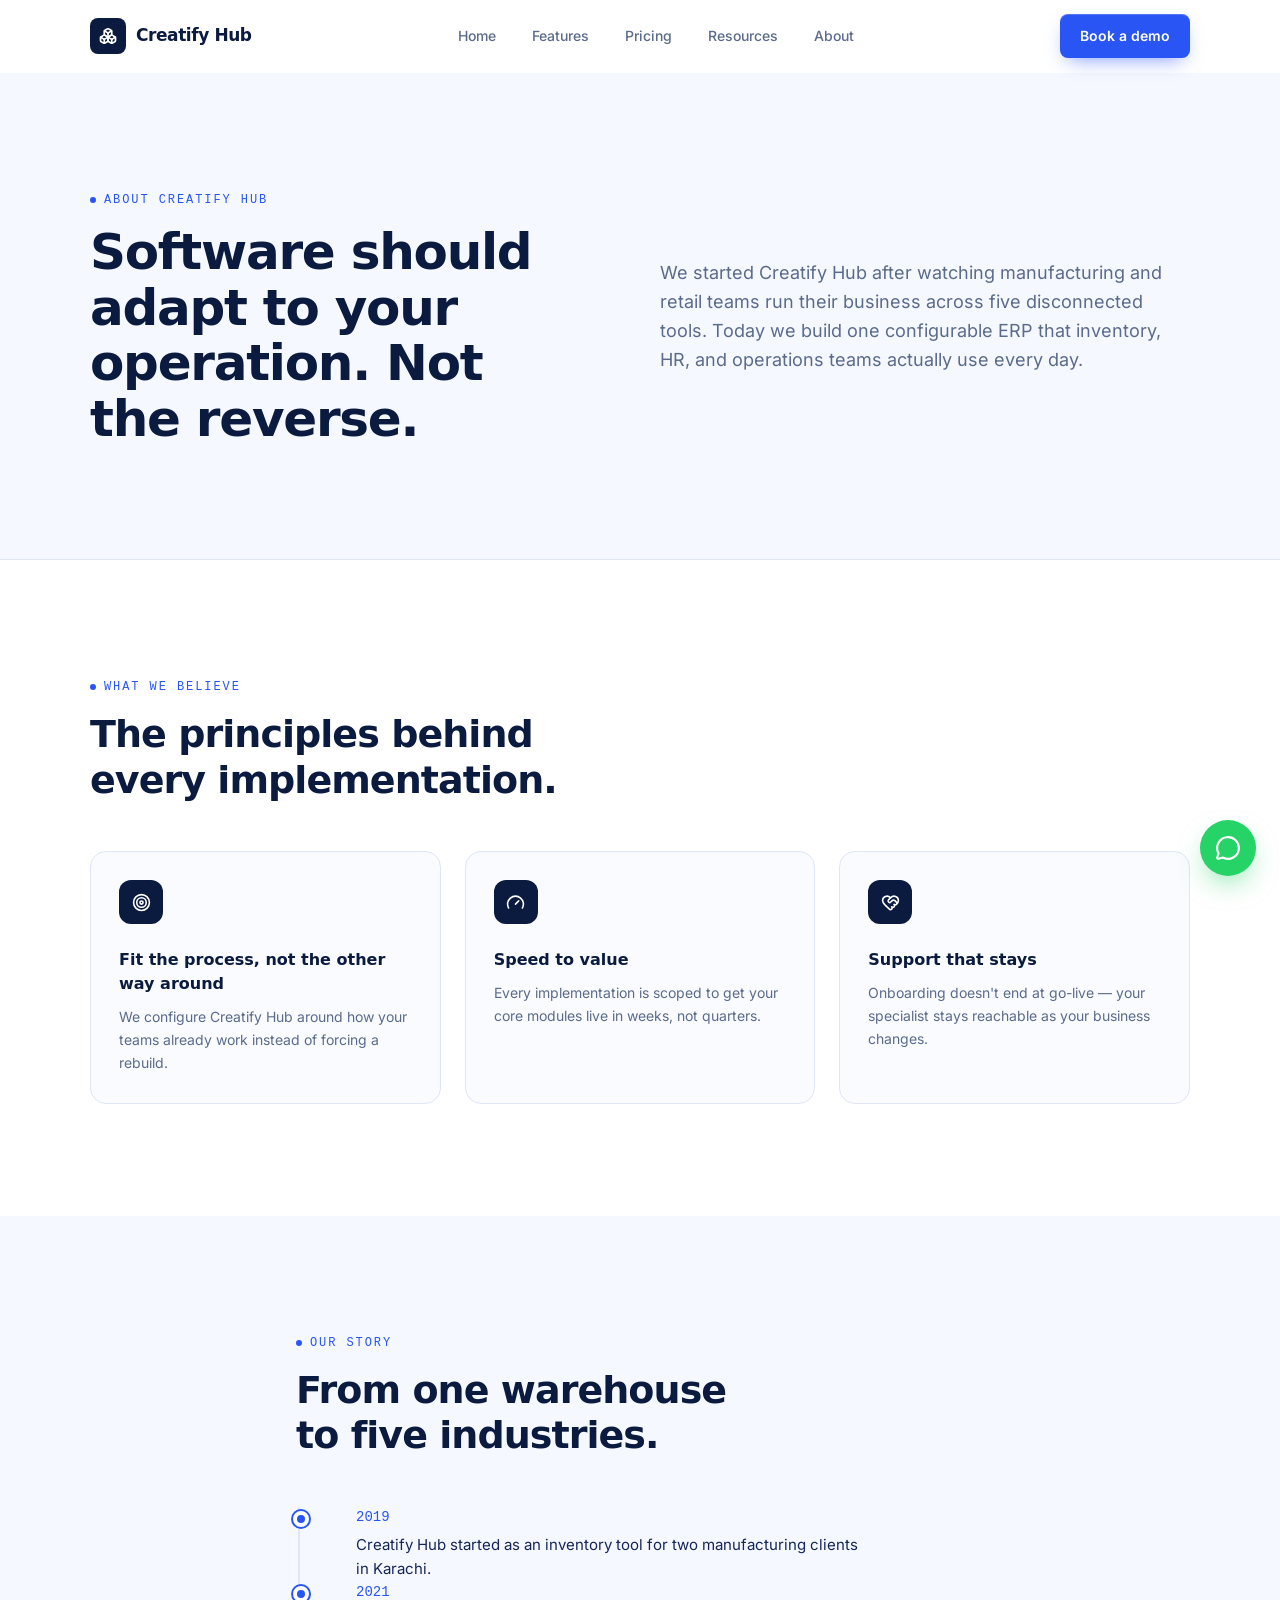
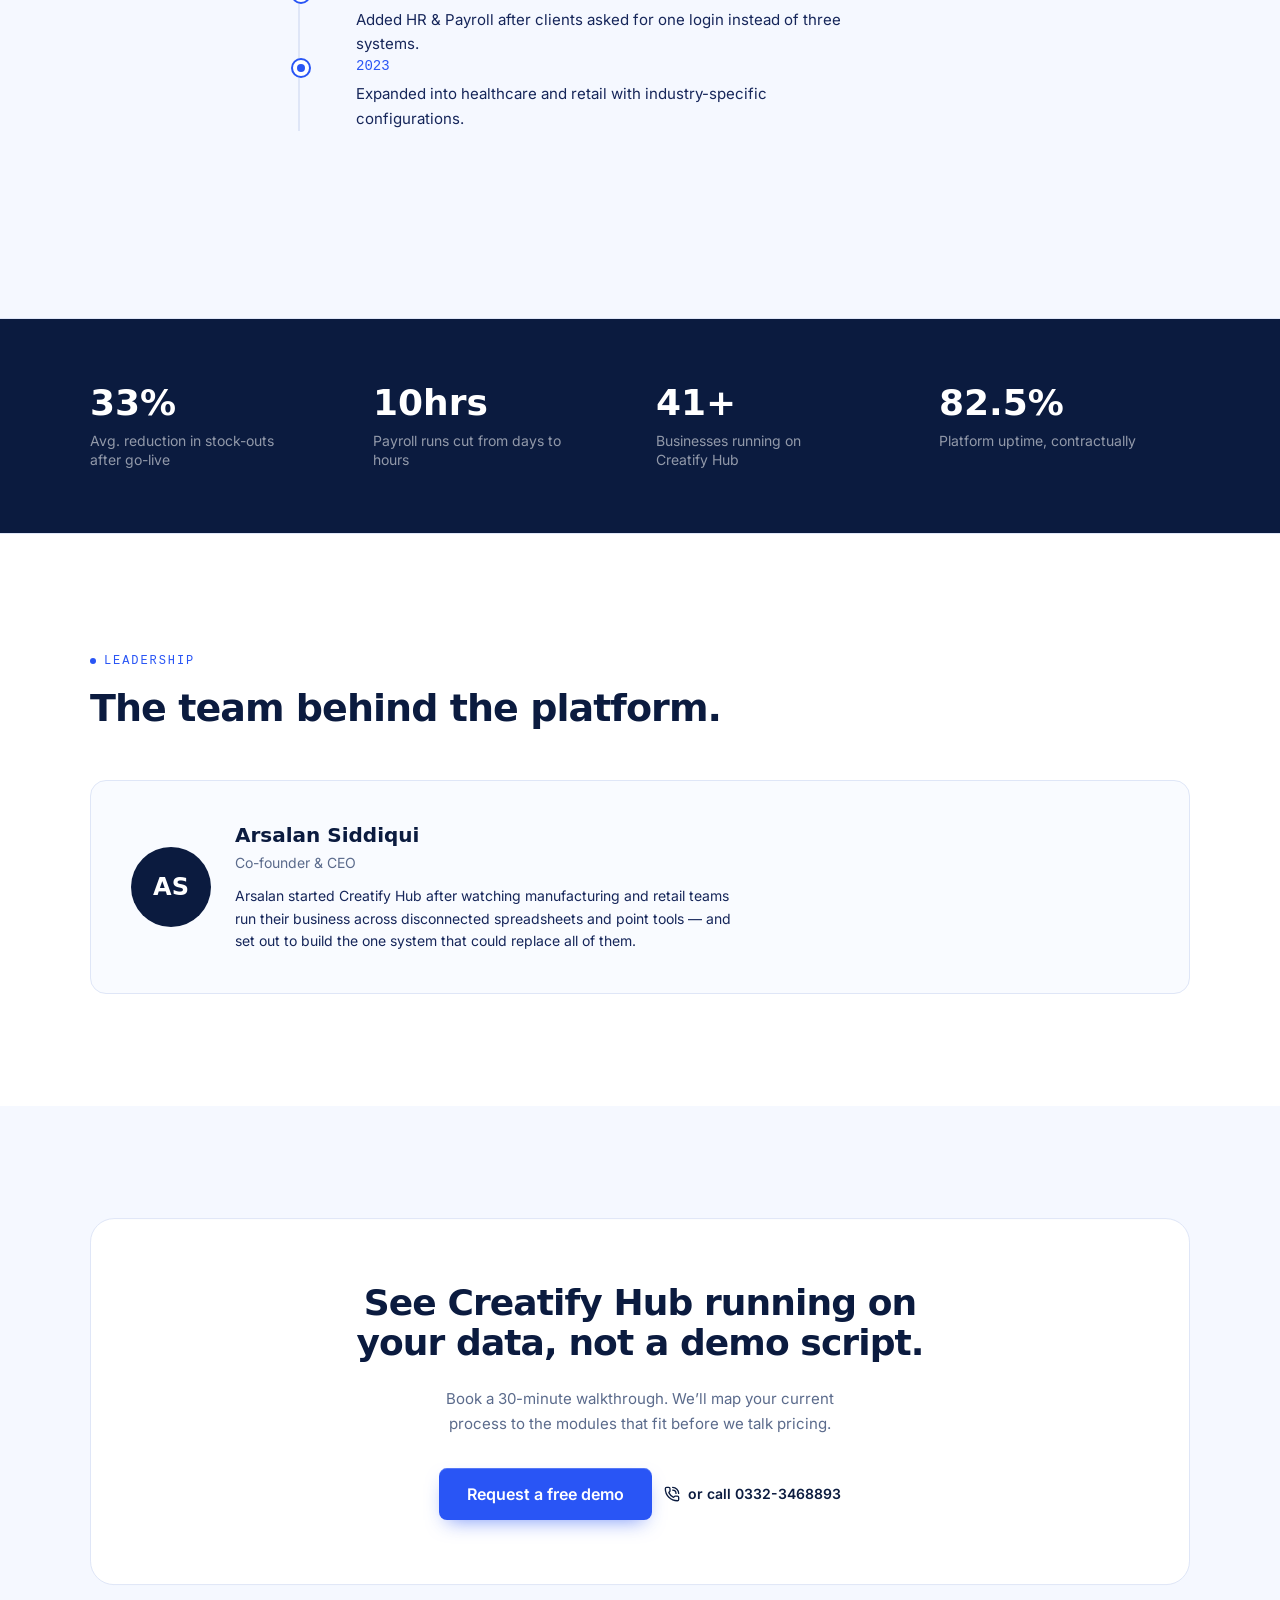
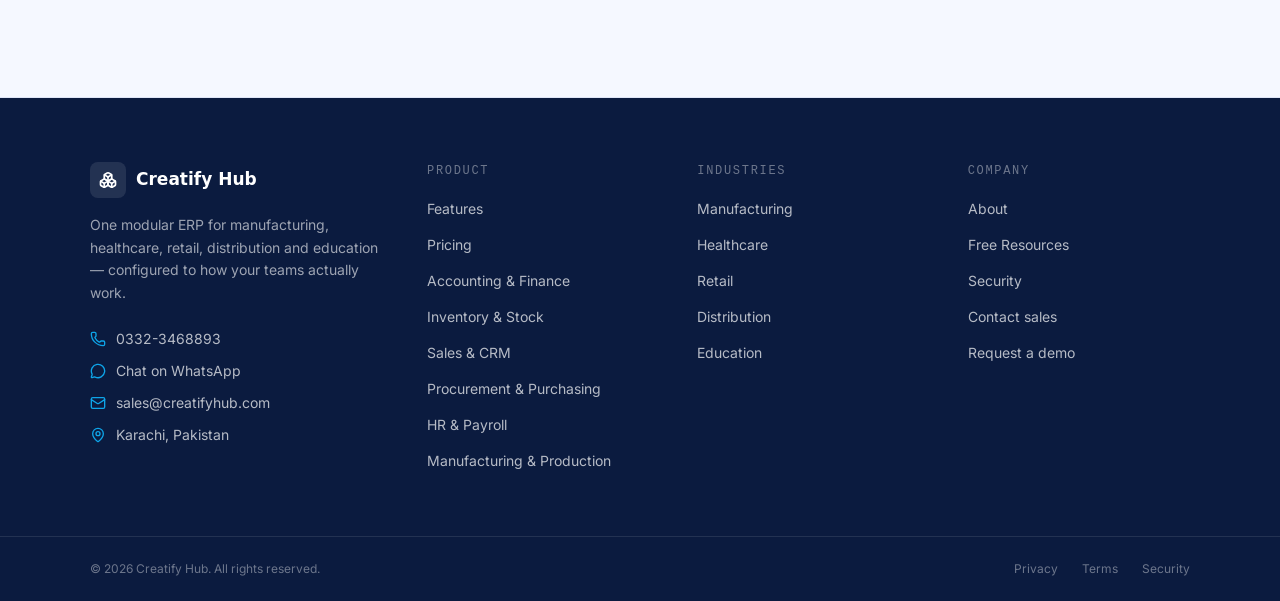
<file: about/index.html>
<!DOCTYPE html><html lang="en" class="spacegrotesk_93b55b63-module__l3Cz-a__variable inter_db956a7d-module__YkTeGq__variable plexmono_ed2c8ac7-module__XN8aia__variable h-full"><head><meta charSet="utf-8"/><meta name="viewport" content="width=device-width, initial-scale=1"/><link rel="preload" href="/_next/static/media/ibm_plex_mono_400-s.p.3xdfs0-p_zi4c.woff2" as="font" crossorigin="" type="font/woff2"/><link rel="preload" href="/_next/static/media/ibm_plex_mono_500-s.p.11q3guvgd1r20.woff2" as="font" crossorigin="" type="font/woff2"/><link rel="preload" href="/_next/static/media/inter_400-s.p.2qdljeg3s-lsl.woff2" as="font" crossorigin="" type="font/woff2"/><link rel="preload" href="/_next/static/media/inter_500-s.p.1d14jwmkqqa0f.woff2" as="font" crossorigin="" type="font/woff2"/><link rel="preload" href="/_next/static/media/inter_600-s.p.2dov6rjg62vru.woff2" as="font" crossorigin="" type="font/woff2"/><link rel="preload" href="/_next/static/media/inter_700-s.p.4421omqeymgmp.woff2" as="font" crossorigin="" type="font/woff2"/><link rel="preload" href="/_next/static/media/space_grotesk_500-s.p.33jdofnh71adk.woff2" as="font" crossorigin="" type="font/woff2"/><link rel="preload" href="/_next/static/media/space_grotesk_600-s.p.406z--bjzi1j-.woff2" as="font" crossorigin="" type="font/woff2"/><link rel="preload" href="/_next/static/media/space_grotesk_700-s.p.16tiaqjgzwdo4.woff2" as="font" crossorigin="" type="font/woff2"/><link rel="stylesheet" href="/_next/static/chunks/41hk50xzw694r.css" data-precedence="next"/><link rel="preload" as="script" fetchPriority="low" href="/_next/static/chunks/10qk6v6416kh8.js"/><script src="/_next/static/chunks/27jktro2p5rq9.js" async=""></script><script src="/_next/static/chunks/3hdj40qmts5sf.js" async=""></script><script src="/_next/static/chunks/3n2n0kdz7qf-n.js" async=""></script><script src="/_next/static/chunks/turbopack-1608wss-esh_f.js" async=""></script><script src="/_next/static/chunks/21lqcqcxeo2ns.js" async=""></script><script src="/_next/static/chunks/0t0tcqmdg_z3t.js" async=""></script><script src="/_next/static/chunks/14mrh2-p_w84d.js" async=""></script><script src="/_next/static/chunks/14j5jah-yezbh.js" async=""></script><script src="/_next/static/chunks/2rry509sinkgo.js" async=""></script><meta name="next-size-adjust" content=""/><title>About Creatify Hub — Our Mission &amp; Team | Creatify Hub</title><meta name="description" content="Creatify Hub was built to give manufacturing, healthcare, retail, distribution and education businesses one ERP that fits their process, not the other way around."/><meta name="author" content="Creatify Hub"/><meta name="keywords" content="ERP software,ERP for manufacturing,healthcare ERP,retail ERP,distribution ERP,inventory management software,HR and payroll software,accounting software,sales CRM software,procurement software,manufacturing ERP module,custom ERP modules,Creatify Hub"/><meta name="creator" content="Creatify Hub"/><meta name="robots" content="index, follow"/><meta name="googlebot" content="index, follow"/><link rel="canonical" href="https://www.creatifyhub.com/about/"/><meta property="og:title" content="Creatify Hub | Modular ERP for Growing Enterprises"/><meta property="og:description" content="One configurable ERP platform covering accounting, inventory, sales, procurement, HR &amp; payroll and manufacturing across manufacturing, healthcare, retail, distribution and education businesses."/><meta property="og:url" content="https://www.creatifyhub.com/"/><meta property="og:site_name" content="Creatify Hub"/><meta property="og:locale" content="en_US"/><meta property="og:image" content="https://www.creatifyhub.com/og-image.png"/><meta property="og:image:width" content="1200"/><meta property="og:image:height" content="630"/><meta property="og:image:alt" content="Creatify Hub ERP"/><meta property="og:type" content="website"/><meta name="twitter:card" content="summary_large_image"/><meta name="twitter:title" content="Creatify Hub | Modular ERP for Growing Enterprises"/><meta name="twitter:description" content="One configurable ERP platform covering accounting, inventory, sales, HR &amp; payroll and manufacturing."/><meta name="twitter:image" content="https://www.creatifyhub.com/og-image.png"/><link rel="icon" href="/icon.svg?icon.1qnvvyd85l1an.svg" sizes="any" type="image/svg+xml"/><script src="/_next/static/chunks/0cz1d0mv5g_q7.js" noModule=""></script></head><body class="flex min-h-full flex-col bg-white font-sans text-ink antialiased"><div hidden=""><!--$--><!--/$--></div><script type="application/ld+json">{"@context":"https://schema.org","@type":"Organization","name":"Creatify Hub","url":"https://www.creatifyhub.com","logo":"https://www.creatifyhub.com/logo.png","description":"Creatify Hub builds modular ERP software for manufacturing, healthcare, retail, distribution and education businesses.","contactPoint":[{"@type":"ContactPoint","telephone":"+92-332-3468893","contactType":"sales","areaServed":"PK","availableLanguage":["English","Urdu"]}],"sameAs":[]}</script><a href="#main-content" class="sr-only focus:not-sr-only focus:absolute focus:left-4 focus:top-4 focus:z-[100] focus:rounded-md focus:bg-primary focus:px-4 focus:py-2 focus:text-white">Skip to content</a><header class="sticky top-0 z-50 w-full border-b transition-colors duration-300 border-transparent bg-white/0"><div class="mx-auto flex h-18 max-w-[1180px] items-center justify-between px-6 py-4 md:px-10"><a class="flex items-center gap-2.5" aria-label="Creatify Hub home" href="/"><span class="flex h-9 w-9 items-center justify-center rounded-lg bg-ink text-white"><svg xmlns="http://www.w3.org/2000/svg" width="18" height="18" viewBox="0 0 24 24" fill="none" stroke="currentColor" stroke-width="2.25" stroke-linecap="round" stroke-linejoin="round" class="lucide lucide-boxes" aria-hidden="true"><path d="M2.97 12.92A2 2 0 0 0 2 14.63v3.24a2 2 0 0 0 .97 1.71l3 1.8a2 2 0 0 0 2.06 0L12 19v-5.5l-5-3-4.03 2.42Z"></path><path d="m7 16.5-4.74-2.85"></path><path d="m7 16.5 5-3"></path><path d="M7 16.5v5.17"></path><path d="M12 13.5V19l3.97 2.38a2 2 0 0 0 2.06 0l3-1.8a2 2 0 0 0 .97-1.71v-3.24a2 2 0 0 0-.97-1.71L17 10.5l-5 3Z"></path><path d="m17 16.5-5-3"></path><path d="m17 16.5 4.74-2.85"></path><path d="M17 16.5v5.17"></path><path d="M7.97 4.42A2 2 0 0 0 7 6.13v4.37l5 3 5-3V6.13a2 2 0 0 0-.97-1.71l-3-1.8a2 2 0 0 0-2.06 0l-3 1.8Z"></path><path d="M12 8 7.26 5.15"></path><path d="m12 8 4.74-2.85"></path><path d="M12 13.5V8"></path></svg></span><span class="font-display text-[17px] font-semibold tracking-tight text-ink">Creatify Hub</span></a><nav class="hidden items-center gap-1 md:flex" aria-label="Primary"><a class="relative rounded-md px-4 py-2 text-sm font-medium transition-colors text-slate hover:text-ink" href="/">Home</a><a class="relative rounded-md px-4 py-2 text-sm font-medium transition-colors text-slate hover:text-ink" href="/features/">Features</a><a class="relative rounded-md px-4 py-2 text-sm font-medium transition-colors text-slate hover:text-ink" href="/pricing/">Pricing</a><a class="relative rounded-md px-4 py-2 text-sm font-medium transition-colors text-slate hover:text-ink" href="/resources/">Resources</a><a class="relative rounded-md px-4 py-2 text-sm font-medium transition-colors text-slate hover:text-ink" href="/about/">About</a></nav><div class="hidden items-center gap-3 md:flex"><a href="/contact/"><button class="inline-flex items-center justify-center gap-2 whitespace-nowrap rounded-lg text-sm font-semibold transition-all duration-200 ease-out focus-visible:outline-none disabled:pointer-events-none disabled:opacity-50 bg-primary text-white shadow-[0_1px_0_rgba(255,255,255,0.2)_inset,0_8px_20px_-8px_rgba(41,85,245,0.65)] hover:bg-primary-dark hover:-translate-y-0.5 hover:shadow-[0_1px_0_rgba(255,255,255,0.2)_inset,0_14px_28px_-10px_rgba(41,85,245,0.75)] active:translate-y-0 h-11 px-5">Book a demo</button></a></div><button type="button" class="flex h-10 w-10 items-center justify-center rounded-md text-ink md:hidden" aria-label="Open menu" aria-expanded="false"><svg xmlns="http://www.w3.org/2000/svg" width="22" height="22" viewBox="0 0 24 24" fill="none" stroke="currentColor" stroke-width="2" stroke-linecap="round" stroke-linejoin="round" class="lucide lucide-menu" aria-hidden="true"><path d="M4 5h16"></path><path d="M4 12h16"></path><path d="M4 19h16"></path></svg></button></div></header><main id="main-content" class="flex-1"><section class="border-b border-line bg-paper py-20 md:py-28"><div class="mx-auto w-full max-w-[1180px] px-6 md:px-10 grid gap-10 md:grid-cols-2 md:items-center"><div><span class="inline-flex items-center gap-2 font-data text-[12px] uppercase tracking-[0.16em] text-primary"><span class="h-1.5 w-1.5 rounded-full bg-primary"></span>About Creatify Hub</span><h1 class="mt-4 text-balance font-display text-4xl font-semibold tracking-tight text-ink md:text-[50px]">Software should adapt to your operation. Not the reverse.</h1></div><p class="text-[16px] leading-relaxed text-slate md:text-lg">We started Creatify Hub after watching manufacturing and retail teams run their business across five disconnected tools. Today we build one configurable ERP that inventory, HR, and operations teams actually use every day.</p></div></section><section class="bg-white py-24 md:py-28"><div class="mx-auto w-full max-w-[1180px] px-6 md:px-10"><div class="max-w-2xl"><span class="inline-flex items-center gap-2 font-data text-[12px] uppercase tracking-[0.16em] text-primary"><span class="h-1.5 w-1.5 rounded-full bg-primary"></span>What we believe</span><h2 class="mt-4 text-balance font-display text-3xl font-semibold tracking-tight text-ink md:text-[38px]">The principles behind every implementation.</h2></div><div class="mt-12 grid gap-6 md:grid-cols-3"><div style="opacity:0;transform:translateY(24px)"><div class="h-full rounded-2xl border border-line bg-paper/60 p-7"><span class="flex h-11 w-11 items-center justify-center rounded-xl bg-ink text-white"><svg xmlns="http://www.w3.org/2000/svg" width="19" height="19" viewBox="0 0 24 24" fill="none" stroke="currentColor" stroke-width="2" stroke-linecap="round" stroke-linejoin="round" class="lucide lucide-target" aria-hidden="true"><circle cx="12" cy="12" r="10"></circle><circle cx="12" cy="12" r="6"></circle><circle cx="12" cy="12" r="2"></circle></svg></span><h3 class="mt-6 font-display text-base font-semibold text-ink">Fit the process, not the other way around</h3><p class="mt-2.5 text-sm leading-relaxed text-slate">We configure Creatify Hub around how your teams already work instead of forcing a rebuild.</p></div></div><div style="opacity:0;transform:translateY(24px)"><div class="h-full rounded-2xl border border-line bg-paper/60 p-7"><span class="flex h-11 w-11 items-center justify-center rounded-xl bg-ink text-white"><svg xmlns="http://www.w3.org/2000/svg" width="19" height="19" viewBox="0 0 24 24" fill="none" stroke="currentColor" stroke-width="2" stroke-linecap="round" stroke-linejoin="round" class="lucide lucide-gauge" aria-hidden="true"><path d="m12 14 4-4"></path><path d="M3.34 19a10 10 0 1 1 17.32 0"></path></svg></span><h3 class="mt-6 font-display text-base font-semibold text-ink">Speed to value</h3><p class="mt-2.5 text-sm leading-relaxed text-slate">Every implementation is scoped to get your core modules live in weeks, not quarters.</p></div></div><div style="opacity:0;transform:translateY(24px)"><div class="h-full rounded-2xl border border-line bg-paper/60 p-7"><span class="flex h-11 w-11 items-center justify-center rounded-xl bg-ink text-white"><svg xmlns="http://www.w3.org/2000/svg" width="19" height="19" viewBox="0 0 24 24" fill="none" stroke="currentColor" stroke-width="2" stroke-linecap="round" stroke-linejoin="round" class="lucide lucide-heart-handshake" aria-hidden="true"><path d="M19.414 14.414C21 12.828 22 11.5 22 9.5a5.5 5.5 0 0 0-9.591-3.676.6.6 0 0 1-.818.001A5.5 5.5 0 0 0 2 9.5c0 2.3 1.5 4 3 5.5l5.535 5.362a2 2 0 0 0 2.879.052 2.12 2.12 0 0 0-.004-3 2.124 2.124 0 1 0 3-3 2.124 2.124 0 0 0 3.004 0 2 2 0 0 0 0-2.828l-1.881-1.882a2.41 2.41 0 0 0-3.409 0l-1.71 1.71a2 2 0 0 1-2.828 0 2 2 0 0 1 0-2.828l2.823-2.762"></path></svg></span><h3 class="mt-6 font-display text-base font-semibold text-ink">Support that stays</h3><p class="mt-2.5 text-sm leading-relaxed text-slate">Onboarding doesn&#x27;t end at go-live — your specialist stays reachable as your business changes.</p></div></div></div></div></section><section class="bg-paper py-24 md:py-28"><div class="mx-auto w-full px-6 md:px-10 max-w-3xl"><span class="inline-flex items-center gap-2 font-data text-[12px] uppercase tracking-[0.16em] text-primary"><span class="h-1.5 w-1.5 rounded-full bg-primary"></span>Our story</span><h2 class="mt-4 text-balance font-display text-3xl font-semibold tracking-tight text-ink md:text-[38px]">From one warehouse to five industries.</h2><div class="mt-12 space-y-0"><div style="opacity:0;transform:translateY(24px)"><div class="flex gap-6 border-l-2 border-line pb-10 pl-8 last:pb-0" style="margin-left:2px"><div class="relative"><span class="absolute -left-[41px] top-0.5 flex h-5 w-5 items-center justify-center rounded-full border-2 border-primary bg-white"><span class="h-2 w-2 rounded-full bg-primary"></span></span></div><div><p class="font-data text-sm font-medium text-primary">2019</p><p class="mt-1.5 max-w-lg text-[15px] leading-relaxed text-ink-soft">Creatify Hub started as an inventory tool for two manufacturing clients in Karachi.</p></div></div></div><div style="opacity:0;transform:translateY(24px)"><div class="flex gap-6 border-l-2 border-line pb-10 pl-8 last:pb-0" style="margin-left:2px"><div class="relative"><span class="absolute -left-[41px] top-0.5 flex h-5 w-5 items-center justify-center rounded-full border-2 border-primary bg-white"><span class="h-2 w-2 rounded-full bg-primary"></span></span></div><div><p class="font-data text-sm font-medium text-primary">2021</p><p class="mt-1.5 max-w-lg text-[15px] leading-relaxed text-ink-soft">Added HR &amp; Payroll after clients asked for one login instead of three systems.</p></div></div></div><div style="opacity:0;transform:translateY(24px)"><div class="flex gap-6 border-l-2 border-line pb-10 pl-8 last:pb-0" style="margin-left:2px"><div class="relative"><span class="absolute -left-[41px] top-0.5 flex h-5 w-5 items-center justify-center rounded-full border-2 border-primary bg-white"><span class="h-2 w-2 rounded-full bg-primary"></span></span></div><div><p class="font-data text-sm font-medium text-primary">2023</p><p class="mt-1.5 max-w-lg text-[15px] leading-relaxed text-ink-soft">Expanded into healthcare and retail with industry-specific configurations.</p></div></div></div><div style="opacity:0;transform:translateY(24px)"><div class="flex gap-6 border-l-2 border-line pb-10 pl-8 last:pb-0" style="margin-left:2px"><div class="relative"><span class="absolute -left-[41px] top-0.5 flex h-5 w-5 items-center justify-center rounded-full border-2 border-primary bg-white"><span class="h-2 w-2 rounded-full bg-primary"></span></span></div><div><p class="font-data text-sm font-medium text-primary">2026</p><p class="mt-1.5 max-w-lg text-[15px] leading-relaxed text-ink-soft">50+ businesses across manufacturing, healthcare, retail, distribution and education.</p></div></div></div></div></div></section><section class="border-y border-line bg-ink text-white"><div class="mx-auto w-full max-w-[1180px] px-6 md:px-10 grid grid-cols-2 gap-8 py-14 md:grid-cols-4 md:py-16"><div style="opacity:0;transform:translateY(24px)"><div class="font-display text-3xl font-semibold text-white md:text-4xl"><span aria-label="40%">0<!-- -->%</span></div><p class="mt-2 max-w-[22ch] text-sm leading-snug text-white/55">Avg. reduction in stock-outs after go-live</p></div><div style="opacity:0;transform:translateY(24px)"><div class="font-display text-3xl font-semibold text-white md:text-4xl"><span aria-label="12hrs">0<!-- -->hrs</span></div><p class="mt-2 max-w-[22ch] text-sm leading-snug text-white/55">Payroll runs cut from days to hours</p></div><div style="opacity:0;transform:translateY(24px)"><div class="font-display text-3xl font-semibold text-white md:text-4xl"><span aria-label="50+">0<!-- -->+</span></div><p class="mt-2 max-w-[22ch] text-sm leading-snug text-white/55">Businesses running on Creatify Hub</p></div><div style="opacity:0;transform:translateY(24px)"><div class="font-display text-3xl font-semibold text-white md:text-4xl"><span aria-label="99.9%">0<!-- -->%</span></div><p class="mt-2 max-w-[22ch] text-sm leading-snug text-white/55">Platform uptime, contractually</p></div></div></section><section class="bg-white py-24 md:py-28"><div class="mx-auto w-full max-w-[1180px] px-6 md:px-10"><div class="max-w-2xl"><span class="inline-flex items-center gap-2 font-data text-[12px] uppercase tracking-[0.16em] text-primary"><span class="h-1.5 w-1.5 rounded-full bg-primary"></span>Leadership</span><h2 class="mt-4 text-balance font-display text-3xl font-semibold tracking-tight text-ink md:text-[38px]">The team behind the platform.</h2></div><div style="opacity:0;transform:translateY(24px)"><div class="mt-12 flex flex-col items-start gap-6 rounded-2xl border border-line bg-paper/60 p-8 sm:flex-row sm:items-center md:p-10"><div class="flex flex-col items-start gap-6 sm:flex-row sm:items-center"><div class="flex h-20 w-20 shrink-0 items-center justify-center rounded-full bg-ink font-display text-2xl font-semibold text-white">AS</div><div><p class="font-display text-xl font-semibold text-ink">Arsalan Siddiqui</p><p class="mt-1 text-sm text-slate">Co-founder &amp; CEO</p><p class="mt-3 max-w-lg text-sm leading-relaxed text-ink-soft">Arsalan started Creatify Hub after watching manufacturing and retail teams run their business across disconnected spreadsheets and point tools — and set out to build the one system that could replace all of them.</p></div></div></div></div></div></section><section class="bg-paper py-24 md:py-28"><div class="mx-auto w-full max-w-[1180px] px-6 md:px-10"><div style="opacity:0;transform:translateY(24px)"><div class="flex flex-col items-center gap-6 rounded-3xl border border-line bg-white px-8 py-16 text-center md:px-16"><h2 class="max-w-xl text-balance font-display text-3xl font-semibold tracking-tight text-ink md:text-4xl">See Creatify Hub running on your data, not a demo script.</h2><p class="max-w-md text-[15px] leading-relaxed text-slate">Book a 30-minute walkthrough. We’ll map your current process to the modules that fit before we talk pricing.</p><div class="mt-2 flex flex-col items-center gap-3 sm:flex-row"><a href="/contact/"><button class="inline-flex items-center justify-center gap-2 whitespace-nowrap rounded-lg font-semibold transition-all duration-200 ease-out focus-visible:outline-none disabled:pointer-events-none disabled:opacity-50 bg-primary text-white shadow-[0_1px_0_rgba(255,255,255,0.2)_inset,0_8px_20px_-8px_rgba(41,85,245,0.65)] hover:bg-primary-dark hover:-translate-y-0.5 hover:shadow-[0_1px_0_rgba(255,255,255,0.2)_inset,0_14px_28px_-10px_rgba(41,85,245,0.75)] active:translate-y-0 h-13 px-7 text-base">Request a free demo</button></a><a href="tel:03323468893" class="inline-flex items-center gap-2 text-sm font-semibold text-ink hover:text-primary"><svg xmlns="http://www.w3.org/2000/svg" width="16" height="16" viewBox="0 0 24 24" fill="none" stroke="currentColor" stroke-width="2" stroke-linecap="round" stroke-linejoin="round" class="lucide lucide-phone-call" aria-hidden="true"><path d="M13 2a9 9 0 0 1 9 9"></path><path d="M13 6a5 5 0 0 1 5 5"></path><path d="M13.832 16.568a1 1 0 0 0 1.213-.303l.355-.465A2 2 0 0 1 17 15h3a2 2 0 0 1 2 2v3a2 2 0 0 1-2 2A18 18 0 0 1 2 4a2 2 0 0 1 2-2h3a2 2 0 0 1 2 2v3a2 2 0 0 1-.8 1.6l-.468.351a1 1 0 0 0-.292 1.233 14 14 0 0 0 6.392 6.384"></path></svg> or call 0332-3468893</a></div></div></div></div></section><!--$--><!--/$--></main><footer class="border-t border-line bg-ink text-white"><div class="mx-auto w-full max-w-[1180px] px-6 md:px-10 grid gap-12 py-16 md:grid-cols-[1.3fr_1fr_1fr_1fr]"><div><a class="flex items-center gap-2.5" href="/"><span class="flex h-9 w-9 items-center justify-center rounded-lg bg-white/10"><svg xmlns="http://www.w3.org/2000/svg" width="18" height="18" viewBox="0 0 24 24" fill="none" stroke="currentColor" stroke-width="2.25" stroke-linecap="round" stroke-linejoin="round" class="lucide lucide-boxes" aria-hidden="true"><path d="M2.97 12.92A2 2 0 0 0 2 14.63v3.24a2 2 0 0 0 .97 1.71l3 1.8a2 2 0 0 0 2.06 0L12 19v-5.5l-5-3-4.03 2.42Z"></path><path d="m7 16.5-4.74-2.85"></path><path d="m7 16.5 5-3"></path><path d="M7 16.5v5.17"></path><path d="M12 13.5V19l3.97 2.38a2 2 0 0 0 2.06 0l3-1.8a2 2 0 0 0 .97-1.71v-3.24a2 2 0 0 0-.97-1.71L17 10.5l-5 3Z"></path><path d="m17 16.5-5-3"></path><path d="m17 16.5 4.74-2.85"></path><path d="M17 16.5v5.17"></path><path d="M7.97 4.42A2 2 0 0 0 7 6.13v4.37l5 3 5-3V6.13a2 2 0 0 0-.97-1.71l-3-1.8a2 2 0 0 0-2.06 0l-3 1.8Z"></path><path d="M12 8 7.26 5.15"></path><path d="m12 8 4.74-2.85"></path><path d="M12 13.5V8"></path></svg></span><span class="font-display text-[17px] font-semibold">Creatify Hub</span></a><p class="mt-4 max-w-xs text-sm leading-relaxed text-white/60">One modular ERP for manufacturing, healthcare, retail, distribution and education — configured to how your teams actually work.</p><div class="mt-6 space-y-3 text-sm text-white/70"><a href="tel:03323468893" class="flex items-center gap-2.5 hover:text-white"><svg xmlns="http://www.w3.org/2000/svg" width="16" height="16" viewBox="0 0 24 24" fill="none" stroke="currentColor" stroke-width="2" stroke-linecap="round" stroke-linejoin="round" class="lucide lucide-phone text-cyan" aria-hidden="true"><path d="M13.832 16.568a1 1 0 0 0 1.213-.303l.355-.465A2 2 0 0 1 17 15h3a2 2 0 0 1 2 2v3a2 2 0 0 1-2 2A18 18 0 0 1 2 4a2 2 0 0 1 2-2h3a2 2 0 0 1 2 2v3a2 2 0 0 1-.8 1.6l-.468.351a1 1 0 0 0-.292 1.233 14 14 0 0 0 6.392 6.384"></path></svg> 0332-3468893</a><a href="https://wa.me/923323468893?text=Hi%2C%20I%27d%20like%20to%20know%20more%20about%20Creatify%20Hub." target="_blank" rel="noopener noreferrer" class="flex items-center gap-2.5 hover:text-white"><svg xmlns="http://www.w3.org/2000/svg" width="16" height="16" viewBox="0 0 24 24" fill="none" stroke="currentColor" stroke-width="2" stroke-linecap="round" stroke-linejoin="round" class="lucide lucide-message-circle text-cyan" aria-hidden="true"><path d="M2.992 16.342a2 2 0 0 1 .094 1.167l-1.065 3.29a1 1 0 0 0 1.236 1.168l3.413-.998a2 2 0 0 1 1.099.092 10 10 0 1 0-4.777-4.719"></path></svg> Chat on WhatsApp</a><a href="mailto:sales@creatifyhub.com" class="flex items-center gap-2.5 hover:text-white"><svg xmlns="http://www.w3.org/2000/svg" width="16" height="16" viewBox="0 0 24 24" fill="none" stroke="currentColor" stroke-width="2" stroke-linecap="round" stroke-linejoin="round" class="lucide lucide-mail text-cyan" aria-hidden="true"><path d="m22 7-8.991 5.727a2 2 0 0 1-2.009 0L2 7"></path><rect x="2" y="4" width="20" height="16" rx="2"></rect></svg> sales@creatifyhub.com</a><p class="flex items-center gap-2.5"><svg xmlns="http://www.w3.org/2000/svg" width="16" height="16" viewBox="0 0 24 24" fill="none" stroke="currentColor" stroke-width="2" stroke-linecap="round" stroke-linejoin="round" class="lucide lucide-map-pin text-cyan" aria-hidden="true"><path d="M20 10c0 4.993-5.539 10.193-7.399 11.799a1 1 0 0 1-1.202 0C9.539 20.193 4 14.993 4 10a8 8 0 0 1 16 0"></path><circle cx="12" cy="10" r="3"></circle></svg> Karachi, Pakistan</p></div></div><nav aria-label="Product"><h3 class="font-data text-[12px] uppercase tracking-[0.14em] text-white/40">Product</h3><ul class="mt-4 space-y-3"><li><a class="text-sm text-white/70 hover:text-white" href="/features/">Features</a></li><li><a class="text-sm text-white/70 hover:text-white" href="/pricing/">Pricing</a></li><li><a class="text-sm text-white/70 hover:text-white" href="/features/#accounting">Accounting &amp; Finance</a></li><li><a class="text-sm text-white/70 hover:text-white" href="/features/#inventory">Inventory &amp; Stock</a></li><li><a class="text-sm text-white/70 hover:text-white" href="/features/#sales-crm">Sales &amp; CRM</a></li><li><a class="text-sm text-white/70 hover:text-white" href="/features/#procurement">Procurement &amp; Purchasing</a></li><li><a class="text-sm text-white/70 hover:text-white" href="/features/#hr-payroll">HR &amp; Payroll</a></li><li><a class="text-sm text-white/70 hover:text-white" href="/features/#production">Manufacturing &amp; Production</a></li></ul></nav><nav aria-label="Industries"><h3 class="font-data text-[12px] uppercase tracking-[0.14em] text-white/40">Industries</h3><ul class="mt-4 space-y-3"><li><a class="text-sm text-white/70 hover:text-white" href="/features/#manufacturing">Manufacturing</a></li><li><a class="text-sm text-white/70 hover:text-white" href="/features/#healthcare">Healthcare</a></li><li><a class="text-sm text-white/70 hover:text-white" href="/features/#retail">Retail</a></li><li><a class="text-sm text-white/70 hover:text-white" href="/features/#distribution">Distribution</a></li><li><a class="text-sm text-white/70 hover:text-white" href="/features/#education">Education</a></li></ul></nav><nav aria-label="Company"><h3 class="font-data text-[12px] uppercase tracking-[0.14em] text-white/40">Company</h3><ul class="mt-4 space-y-3"><li><a class="text-sm text-white/70 hover:text-white" href="/about/">About</a></li><li><a class="text-sm text-white/70 hover:text-white" href="/resources/">Free Resources</a></li><li><a class="text-sm text-white/70 hover:text-white" href="/security/">Security</a></li><li><a class="text-sm text-white/70 hover:text-white" href="/contact/">Contact sales</a></li><li><a class="text-sm text-white/70 hover:text-white" href="/contact/">Request a demo</a></li></ul></nav></div><div class="border-t border-white/10 pb-20 md:pb-0"><div class="mx-auto w-full max-w-[1180px] px-6 md:px-10 flex flex-col items-center justify-between gap-4 py-6 text-xs text-white/40 md:flex-row"><p>© <!-- -->2026<!-- --> Creatify Hub. All rights reserved.</p><div class="flex gap-6"><a class="hover:text-white/70" href="/privacy/">Privacy</a><a class="hover:text-white/70" href="/terms/">Terms</a><a class="hover:text-white/70" href="/security/">Security</a></div></div></div></footer><div class="fixed inset-x-0 bottom-0 z-40 flex items-center gap-2 border-t border-line bg-white/95 px-4 py-3 backdrop-blur-md md:hidden"><a href="tel:03323468893" aria-label="Call Creatify Hub" class="flex h-11 w-11 shrink-0 items-center justify-center rounded-lg border border-line text-ink"><svg xmlns="http://www.w3.org/2000/svg" width="18" height="18" viewBox="0 0 24 24" fill="none" stroke="currentColor" stroke-width="2" stroke-linecap="round" stroke-linejoin="round" class="lucide lucide-phone-call" aria-hidden="true"><path d="M13 2a9 9 0 0 1 9 9"></path><path d="M13 6a5 5 0 0 1 5 5"></path><path d="M13.832 16.568a1 1 0 0 0 1.213-.303l.355-.465A2 2 0 0 1 17 15h3a2 2 0 0 1 2 2v3a2 2 0 0 1-2 2A18 18 0 0 1 2 4a2 2 0 0 1 2-2h3a2 2 0 0 1 2 2v3a2 2 0 0 1-.8 1.6l-.468.351a1 1 0 0 0-.292 1.233 14 14 0 0 0 6.392 6.384"></path></svg></a><a href="https://wa.me/923323468893?text=Hi%2C%20I%27d%20like%20to%20know%20more%20about%20Creatify%20Hub." target="_blank" rel="noopener noreferrer" aria-label="Chat with us on WhatsApp" class="flex h-11 w-11 shrink-0 items-center justify-center rounded-lg border border-line text-[#25D366]"><svg xmlns="http://www.w3.org/2000/svg" width="18" height="18" viewBox="0 0 24 24" fill="none" stroke="currentColor" stroke-width="2" stroke-linecap="round" stroke-linejoin="round" class="lucide lucide-message-circle" aria-hidden="true"><path d="M2.992 16.342a2 2 0 0 1 .094 1.167l-1.065 3.29a1 1 0 0 0 1.236 1.168l3.413-.998a2 2 0 0 1 1.099.092 10 10 0 1 0-4.777-4.719"></path></svg></a><a class="flex-1" href="/contact/"><button class="inline-flex items-center justify-center gap-2 whitespace-nowrap rounded-lg text-sm font-semibold transition-all duration-200 ease-out focus-visible:outline-none disabled:pointer-events-none disabled:opacity-50 bg-primary text-white shadow-[0_1px_0_rgba(255,255,255,0.2)_inset,0_8px_20px_-8px_rgba(41,85,245,0.65)] hover:bg-primary-dark hover:-translate-y-0.5 hover:shadow-[0_1px_0_rgba(255,255,255,0.2)_inset,0_14px_28px_-10px_rgba(41,85,245,0.75)] active:translate-y-0 h-11 px-5 w-full">Book a demo</button></a></div><a href="https://wa.me/923323468893?text=Hi%2C%20I%27d%20like%20to%20know%20more%20about%20Creatify%20Hub." target="_blank" rel="noopener noreferrer" aria-label="Chat with Creatify Hub on WhatsApp" class="fixed bottom-6 right-6 z-40 hidden h-14 w-14 items-center justify-center rounded-full bg-[#25D366] text-white shadow-[0_12px_28px_-8px_rgba(37,211,102,0.6)] transition-transform duration-200 hover:scale-105 md:flex"><svg xmlns="http://www.w3.org/2000/svg" width="26" height="26" viewBox="0 0 24 24" fill="none" stroke="currentColor" stroke-width="2" stroke-linecap="round" stroke-linejoin="round" class="lucide lucide-message-circle text-white" aria-hidden="true"><path d="M2.992 16.342a2 2 0 0 1 .094 1.167l-1.065 3.29a1 1 0 0 0 1.236 1.168l3.413-.998a2 2 0 0 1 1.099.092 10 10 0 1 0-4.777-4.719"></path></svg></a><div class="fixed bottom-6 left-6 z-30 hidden max-w-xs md:block"></div><script src="/_next/static/chunks/10qk6v6416kh8.js" id="_R_" async=""></script><script>(self.__next_f=self.__next_f||[]).push([0])</script><script>self.__next_f.push([1,"1:\"$Sreact.fragment\"\n2:I[69342,[\"/_next/static/chunks/21lqcqcxeo2ns.js\",\"/_next/static/chunks/0t0tcqmdg_z3t.js\",\"/_next/static/chunks/14mrh2-p_w84d.js\",\"/_next/static/chunks/14j5jah-yezbh.js\"],\"default\"]\n3:I[39756,[\"/_next/static/chunks/21lqcqcxeo2ns.js\",\"/_next/static/chunks/0t0tcqmdg_z3t.js\",\"/_next/static/chunks/14mrh2-p_w84d.js\",\"/_next/static/chunks/14j5jah-yezbh.js\"],\"default\"]\n4:I[37457,[\"/_next/static/chunks/21lqcqcxeo2ns.js\",\"/_next/static/chunks/0t0tcqmdg_z3t.js\",\"/_next/static/chunks/14mrh2-p_w84d.js\",\"/_next/static/chunks/14j5jah-yezbh.js\"],\"default\"]\n5:I[22016,[\"/_next/static/chunks/21lqcqcxeo2ns.js\",\"/_next/static/chunks/0t0tcqmdg_z3t.js\",\"/_next/static/chunks/14mrh2-p_w84d.js\",\"/_next/static/chunks/14j5jah-yezbh.js\",\"/_next/static/chunks/2rry509sinkgo.js\"],\"\"]\n6:I[5014,[\"/_next/static/chunks/21lqcqcxeo2ns.js\",\"/_next/static/chunks/0t0tcqmdg_z3t.js\",\"/_next/static/chunks/14mrh2-p_w84d.js\",\"/_next/static/chunks/14j5jah-yezbh.js\",\"/_next/static/chunks/2rry509sinkgo.js\"],\"default\"]\n16:I[68027,[\"/_next/static/chunks/21lqcqcxeo2ns.js\",\"/_next/static/chunks/0t0tcqmdg_z3t.js\",\"/_next/static/chunks/14mrh2-p_w84d.js\",\"/_next/static/chunks/14j5jah-yezbh.js\"],\"default\",1]\n:HL[\"/_next/static/chunks/41hk50xzw694r.css\",\"style\"]\n:HL[\"/_next/static/media/ibm_plex_mono_400-s.p.3xdfs0-p_zi4c.woff2\",\"font\",{\"crossOrigin\":\"\",\"type\":\"font/woff2\"}]\n:HL[\"/_next/static/media/ibm_plex_mono_500-s.p.11q3guvgd1r20.woff2\",\"font\",{\"crossOrigin\":\"\",\"type\":\"font/woff2\"}]\n:HL[\"/_next/static/media/inter_400-s.p.2qdljeg3s-lsl.woff2\",\"font\",{\"crossOrigin\":\"\",\"type\":\"font/woff2\"}]\n:HL[\"/_next/static/media/inter_500-s.p.1d14jwmkqqa0f.woff2\",\"font\",{\"crossOrigin\":\"\",\"type\":\"font/woff2\"}]\n:HL[\"/_next/static/media/inter_600-s.p.2dov6rjg62vru.woff2\",\"font\",{\"crossOrigin\":\"\",\"type\":\"font/woff2\"}]\n:HL[\"/_next/static/media/inter_700-s.p.4421omqeymgmp.woff2\",\"font\",{\"crossOrigin\":\"\",\"type\":\"font/woff2\"}]\n:HL[\"/_next/static/media/space_grotesk_500-s.p.33jdofnh71adk.woff2\",\"font\",{\"crossOrigin\":\"\",\"type\":\"font/woff2\"}]\n:HL[\"/_next/static/media/space_grotesk_600-s.p.406z--bjzi1j-.woff2\",\"font\",{\"crossOrigin\":\"\",\"type\":\"font/woff2\"}]\n:HL[\"/_next/static/media/space_grotesk_700-s.p.16tiaqjgzwdo4.woff2\",\"font\",{\"crossOrigin\":\"\",\"type\":\"font/woff2\"}]\n"])</script><script>self.__next_f.push([1,"0:{\"P\":null,\"c\":[\"\",\"about\",\"\"],\"q\":\"\",\"i\":false,\"f\":[[[\"\",{\"children\":[\"about\",{\"children\":[\"__PAGE__\",{}]}]},\"$undefined\",\"$undefined\",16],[[\"$\",\"$1\",\"c\",{\"children\":[[[\"$\",\"link\",\"0\",{\"rel\":\"stylesheet\",\"href\":\"/_next/static/chunks/41hk50xzw694r.css\",\"precedence\":\"next\",\"crossOrigin\":\"$undefined\",\"nonce\":\"$undefined\"}],[\"$\",\"script\",\"script-0\",{\"src\":\"/_next/static/chunks/21lqcqcxeo2ns.js\",\"async\":true,\"nonce\":\"$undefined\"}],[\"$\",\"script\",\"script-1\",{\"src\":\"/_next/static/chunks/0t0tcqmdg_z3t.js\",\"async\":true,\"nonce\":\"$undefined\"}],[\"$\",\"script\",\"script-2\",{\"src\":\"/_next/static/chunks/14mrh2-p_w84d.js\",\"async\":true,\"nonce\":\"$undefined\"}],[\"$\",\"script\",\"script-3\",{\"src\":\"/_next/static/chunks/14j5jah-yezbh.js\",\"async\":true,\"nonce\":\"$undefined\"}]],[\"$\",\"html\",null,{\"lang\":\"en\",\"className\":\"spacegrotesk_93b55b63-module__l3Cz-a__variable inter_db956a7d-module__YkTeGq__variable plexmono_ed2c8ac7-module__XN8aia__variable h-full\",\"children\":[\"$\",\"body\",null,{\"className\":\"flex min-h-full flex-col bg-white font-sans text-ink antialiased\",\"children\":[[\"$\",\"script\",null,{\"type\":\"application/ld+json\",\"dangerouslySetInnerHTML\":{\"__html\":\"{\\\"@context\\\":\\\"https://schema.org\\\",\\\"@type\\\":\\\"Organization\\\",\\\"name\\\":\\\"Creatify Hub\\\",\\\"url\\\":\\\"https://www.creatifyhub.com\\\",\\\"logo\\\":\\\"https://www.creatifyhub.com/logo.png\\\",\\\"description\\\":\\\"Creatify Hub builds modular ERP software for manufacturing, healthcare, retail, distribution and education businesses.\\\",\\\"contactPoint\\\":[{\\\"@type\\\":\\\"ContactPoint\\\",\\\"telephone\\\":\\\"+92-332-3468893\\\",\\\"contactType\\\":\\\"sales\\\",\\\"areaServed\\\":\\\"PK\\\",\\\"availableLanguage\\\":[\\\"English\\\",\\\"Urdu\\\"]}],\\\"sameAs\\\":[]}\"}}],[\"$\",\"a\",null,{\"href\":\"#main-content\",\"className\":\"sr-only focus:not-sr-only focus:absolute focus:left-4 focus:top-4 focus:z-[100] focus:rounded-md focus:bg-primary focus:px-4 focus:py-2 focus:text-white\",\"children\":\"Skip to content\"}],[\"$\",\"$L2\",null,{}],[\"$\",\"main\",null,{\"id\":\"main-content\",\"className\":\"flex-1\",\"children\":[\"$\",\"$L3\",null,{\"parallelRouterKey\":\"children\",\"error\":\"$undefined\",\"errorStyles\":\"$undefined\",\"errorScripts\":\"$undefined\",\"template\":[\"$\",\"$L4\",null,{}],\"templateStyles\":\"$undefined\",\"templateScripts\":\"$undefined\",\"notFound\":[[[\"$\",\"title\",null,{\"children\":\"404: This page could not be found.\"}],[\"$\",\"div\",null,{\"style\":{\"fontFamily\":\"system-ui,\\\"Segoe UI\\\",Roboto,Helvetica,Arial,sans-serif,\\\"Apple Color Emoji\\\",\\\"Segoe UI Emoji\\\"\",\"height\":\"100vh\",\"textAlign\":\"center\",\"display\":\"flex\",\"flexDirection\":\"column\",\"alignItems\":\"center\",\"justifyContent\":\"center\"},\"children\":[\"$\",\"div\",null,{\"children\":[[\"$\",\"style\",null,{\"dangerouslySetInnerHTML\":{\"__html\":\"body{color:#000;background:#fff;margin:0}.next-error-h1{border-right:1px solid rgba(0,0,0,.3)}@media (prefers-color-scheme:dark){body{color:#fff;background:#000}.next-error-h1{border-right:1px solid rgba(255,255,255,.3)}}\"}}],[\"$\",\"h1\",null,{\"className\":\"next-error-h1\",\"style\":{\"display\":\"inline-block\",\"margin\":\"0 20px 0 0\",\"padding\":\"0 23px 0 0\",\"fontSize\":24,\"fontWeight\":500,\"verticalAlign\":\"top\",\"lineHeight\":\"49px\"},\"children\":404}],[\"$\",\"div\",null,{\"style\":{\"display\":\"inline-block\"},\"children\":[\"$\",\"h2\",null,{\"style\":{\"fontSize\":14,\"fontWeight\":400,\"lineHeight\":\"49px\",\"margin\":0},\"children\":\"This page could not be found.\"}]}]]}]}]],[]],\"forbidden\":\"$undefined\",\"unauthorized\":\"$undefined\"}]}],[\"$\",\"footer\",null,{\"className\":\"border-t border-line bg-ink text-white\",\"children\":[[\"$\",\"div\",null,{\"className\":\"mx-auto w-full max-w-[1180px] px-6 md:px-10 grid gap-12 py-16 md:grid-cols-[1.3fr_1fr_1fr_1fr]\",\"children\":[[\"$\",\"div\",null,{\"children\":[[\"$\",\"$L5\",null,{\"href\":\"/\",\"className\":\"flex items-center gap-2.5\",\"children\":[[\"$\",\"span\",null,{\"className\":\"flex h-9 w-9 items-center justify-center rounded-lg bg-white/10\",\"children\":[\"$\",\"$L6\",null,{\"ref\":\"$undefined\",\"iconNode\":[[\"path\",{\"d\":\"M2.97 12.92A2 2 0 0 0 2 14.63v3.24a2 2 0 0 0 .97 1.71l3 1.8a2 2 0 0 0 2.06 0L12 19v-5.5l-5-3-4.03 2.42Z\",\"key\":\"lc1i9w\"}],[\"path\",{\"d\":\"m7 16.5-4.74-2.85\",\"key\":\"1o9zyk\"}],[\"path\",{\"d\":\"m7 16.5 5-3\",\"key\":\"va8pkn\"}],[\"path\",{\"d\":\"M7 16.5v5.17\",\"key\":\"jnp8gn\"}],[\"path\",{\"d\":\"M12 13.5V19l3.97 2.38a2 2 0 0 0 2.06 0l3-1.8a2 2 0 0 0 .97-1.71v-3.24a2 2 0 0 0-.97-1.71L17 10.5l-5 3Z\",\"key\":\"8zsnat\"}],[\"path\",{\"d\":\"m17 16.5-5-3\",\"key\":\"8arw3v\"}],[\"path\",{\"d\":\"m17 16.5 4.74-2.85\",\"key\":\"8rfmw\"}],[\"path\",{\"d\":\"M17 16.5v5.17\",\"key\":\"k6z78m\"}],[\"path\",{\"d\":\"M7.97 4.42A2 2 0 0 0 7 6.13v4.37l5 3 5-3V6.13a2 2 0 0 0-.97-1.71l-3-1.8a2 2 0 0 0-2.06 0l-3 1.8Z\",\"key\":\"1xygjf\"}],[\"path\",{\"d\":\"M12 8 7.26 5.15\",\"key\":\"1vbdud\"}],[\"path\",{\"d\":\"m12 8 4.74-2.85\",\"key\":\"3rx089\"}],[\"path\",{\"d\":\"M12 13.5V8\",\"key\":\"1io7kd\"}]],\"className\":\"lucide-boxes\",\"size\":18,\"strokeWidth\":2.25}]}],\"$L7\"]}],\"$L8\",\"$L9\"]}],[\"$La\",\"$Lb\",\"$Lc\"]]}],\"$Ld\"]}],\"$Le\",\"$Lf\",\"$L10\",\"$L11\"]}]}]]}],{\"children\":[\"$L12\",{\"children\":[\"$L13\",{},null,false,null]},null,false,\"$@14\"]},null,false,null],\"$L15\",false]],\"m\":\"$undefined\",\"G\":[\"$16\",[\"$L17\"]],\"S\":true,\"h\":null,\"s\":\"$undefined\",\"l\":\"$undefined\",\"p\":\"$undefined\",\"d\":\"$undefined\",\"b\":\"C3LDlYkIGmMrxqxIBvbw3\"}\n"])</script><script>self.__next_f.push([1,"18:I[18103,[\"/_next/static/chunks/21lqcqcxeo2ns.js\",\"/_next/static/chunks/0t0tcqmdg_z3t.js\",\"/_next/static/chunks/14mrh2-p_w84d.js\",\"/_next/static/chunks/14j5jah-yezbh.js\"],\"StickyMobileCta\"]\n19:I[5258,[\"/_next/static/chunks/21lqcqcxeo2ns.js\",\"/_next/static/chunks/0t0tcqmdg_z3t.js\",\"/_next/static/chunks/14mrh2-p_w84d.js\",\"/_next/static/chunks/14j5jah-yezbh.js\"],\"WhatsAppFloat\"]\n1a:I[49616,[\"/_next/static/chunks/21lqcqcxeo2ns.js\",\"/_next/static/chunks/0t0tcqmdg_z3t.js\",\"/_next/static/chunks/14mrh2-p_w84d.js\",\"/_next/static/chunks/14j5jah-yezbh.js\"],\"ExitIntentPopup\"]\n1b:I[82659,[\"/_next/static/chunks/21lqcqcxeo2ns.js\",\"/_next/static/chunks/0t0tcqmdg_z3t.js\",\"/_next/static/chunks/14mrh2-p_w84d.js\",\"/_next/static/chunks/14j5jah-yezbh.js\"],\"LiveActivityNotifications\"]\n1c:I[10010,[\"/_next/static/chunks/21lqcqcxeo2ns.js\",\"/_next/static/chunks/0t0tcqmdg_z3t.js\",\"/_next/static/chunks/14mrh2-p_w84d.js\",\"/_next/static/chunks/14j5jah-yezbh.js\",\"/_next/static/chunks/2rry509sinkgo.js\"],\"RevealGroup\"]\n1d:I[10010,[\"/_next/static/chunks/21lqcqcxeo2ns.js\",\"/_next/static/chunks/0t0tcqmdg_z3t.js\",\"/_next/static/chunks/14mrh2-p_w84d.js\",\"/_next/static/chunks/14j5jah-yezbh.js\",\"/_next/static/chunks/2rry509sinkgo.js\"],\"Reveal\"]\n27:I[97367,[\"/_next/static/chunks/21lqcqcxeo2ns.js\",\"/_next/static/chunks/0t0tcqmdg_z3t.js\",\"/_next/static/chunks/14mrh2-p_w84d.js\",\"/_next/static/chunks/14j5jah-yezbh.js\"],\"ViewportBoundary\"]\n29:I[97367,[\"/_next/static/chunks/21lqcqcxeo2ns.js\",\"/_next/static/chunks/0t0tcqmdg_z3t.js\",\"/_next/static/chunks/14mrh2-p_w84d.js\",\"/_next/static/chunks/14j5jah-yezbh.js\"],\"MetadataBoundary\"]\n2a:\"$Sreact.suspense\"\n7:[\"$\",\"span\",null,{\"className\":\"font-display text-[17px] font-semibold\",\"children\":\"Creatify Hub\"}]\n8:[\"$\",\"p\",null,{\"className\":\"mt-4 max-w-xs text-sm leading-relaxed text-white/60\",\"children\":\"One modular ERP for manufacturing, healthcare, retail, distribution and education — configured to how your teams actually work.\"}]\n"])</script><script>self.__next_f.push([1,"9:[\"$\",\"div\",null,{\"className\":\"mt-6 space-y-3 text-sm text-white/70\",\"children\":[[\"$\",\"a\",null,{\"href\":\"tel:03323468893\",\"className\":\"flex items-center gap-2.5 hover:text-white\",\"children\":[[\"$\",\"$L6\",null,{\"ref\":\"$undefined\",\"iconNode\":[[\"path\",{\"d\":\"M13.832 16.568a1 1 0 0 0 1.213-.303l.355-.465A2 2 0 0 1 17 15h3a2 2 0 0 1 2 2v3a2 2 0 0 1-2 2A18 18 0 0 1 2 4a2 2 0 0 1 2-2h3a2 2 0 0 1 2 2v3a2 2 0 0 1-.8 1.6l-.468.351a1 1 0 0 0-.292 1.233 14 14 0 0 0 6.392 6.384\",\"key\":\"9njp5v\"}]],\"className\":\"lucide-phone text-cyan\",\"size\":16}],\" 0332-3468893\"]}],[\"$\",\"a\",null,{\"href\":\"https://wa.me/923323468893?text=Hi%2C%20I%27d%20like%20to%20know%20more%20about%20Creatify%20Hub.\",\"target\":\"_blank\",\"rel\":\"noopener noreferrer\",\"className\":\"flex items-center gap-2.5 hover:text-white\",\"children\":[[\"$\",\"$L6\",null,{\"ref\":\"$undefined\",\"iconNode\":[[\"path\",{\"d\":\"M2.992 16.342a2 2 0 0 1 .094 1.167l-1.065 3.29a1 1 0 0 0 1.236 1.168l3.413-.998a2 2 0 0 1 1.099.092 10 10 0 1 0-4.777-4.719\",\"key\":\"1sd12s\"}]],\"className\":\"lucide-message-circle text-cyan\",\"size\":16}],\" Chat on WhatsApp\"]}],[\"$\",\"a\",null,{\"href\":\"mailto:sales@creatifyhub.com\",\"className\":\"flex items-center gap-2.5 hover:text-white\",\"children\":[[\"$\",\"$L6\",null,{\"ref\":\"$undefined\",\"iconNode\":[[\"path\",{\"d\":\"m22 7-8.991 5.727a2 2 0 0 1-2.009 0L2 7\",\"key\":\"132q7q\"}],[\"rect\",{\"x\":\"2\",\"y\":\"4\",\"width\":\"20\",\"height\":\"16\",\"rx\":\"2\",\"key\":\"izxlao\"}]],\"className\":\"lucide-mail text-cyan\",\"size\":16}],\" sales@creatifyhub.com\"]}],[\"$\",\"p\",null,{\"className\":\"flex items-center gap-2.5\",\"children\":[[\"$\",\"$L6\",null,{\"ref\":\"$undefined\",\"iconNode\":[[\"path\",{\"d\":\"M20 10c0 4.993-5.539 10.193-7.399 11.799a1 1 0 0 1-1.202 0C9.539 20.193 4 14.993 4 10a8 8 0 0 1 16 0\",\"key\":\"1r0f0z\"}],[\"circle\",{\"cx\":\"12\",\"cy\":\"10\",\"r\":\"3\",\"key\":\"ilqhr7\"}]],\"className\":\"lucide-map-pin text-cyan\",\"size\":16}],\" Karachi, Pakistan\"]}]]}]\n"])</script><script>self.__next_f.push([1,"a:[\"$\",\"nav\",\"Product\",{\"aria-label\":\"Product\",\"children\":[[\"$\",\"h3\",null,{\"className\":\"font-data text-[12px] uppercase tracking-[0.14em] text-white/40\",\"children\":\"Product\"}],[\"$\",\"ul\",null,{\"className\":\"mt-4 space-y-3\",\"children\":[[\"$\",\"li\",\"Features\",{\"children\":[\"$\",\"$L5\",null,{\"href\":\"/features\",\"className\":\"text-sm text-white/70 hover:text-white\",\"children\":\"Features\"}]}],[\"$\",\"li\",\"Pricing\",{\"children\":[\"$\",\"$L5\",null,{\"href\":\"/pricing\",\"className\":\"text-sm text-white/70 hover:text-white\",\"children\":\"Pricing\"}]}],[\"$\",\"li\",\"Accounting \u0026 Finance\",{\"children\":[\"$\",\"$L5\",null,{\"href\":\"/features#accounting\",\"className\":\"text-sm text-white/70 hover:text-white\",\"children\":\"Accounting \u0026 Finance\"}]}],[\"$\",\"li\",\"Inventory \u0026 Stock\",{\"children\":[\"$\",\"$L5\",null,{\"href\":\"/features#inventory\",\"className\":\"text-sm text-white/70 hover:text-white\",\"children\":\"Inventory \u0026 Stock\"}]}],[\"$\",\"li\",\"Sales \u0026 CRM\",{\"children\":[\"$\",\"$L5\",null,{\"href\":\"/features#sales-crm\",\"className\":\"text-sm text-white/70 hover:text-white\",\"children\":\"Sales \u0026 CRM\"}]}],[\"$\",\"li\",\"Procurement \u0026 Purchasing\",{\"children\":[\"$\",\"$L5\",null,{\"href\":\"/features#procurement\",\"className\":\"text-sm text-white/70 hover:text-white\",\"children\":\"Procurement \u0026 Purchasing\"}]}],[\"$\",\"li\",\"HR \u0026 Payroll\",{\"children\":[\"$\",\"$L5\",null,{\"href\":\"/features#hr-payroll\",\"className\":\"text-sm text-white/70 hover:text-white\",\"children\":\"HR \u0026 Payroll\"}]}],[\"$\",\"li\",\"Manufacturing \u0026 Production\",{\"children\":[\"$\",\"$L5\",null,{\"href\":\"/features#production\",\"className\":\"text-sm text-white/70 hover:text-white\",\"children\":\"Manufacturing \u0026 Production\"}]}]]}]]}]\n"])</script><script>self.__next_f.push([1,"b:[\"$\",\"nav\",\"Industries\",{\"aria-label\":\"Industries\",\"children\":[[\"$\",\"h3\",null,{\"className\":\"font-data text-[12px] uppercase tracking-[0.14em] text-white/40\",\"children\":\"Industries\"}],[\"$\",\"ul\",null,{\"className\":\"mt-4 space-y-3\",\"children\":[[\"$\",\"li\",\"Manufacturing\",{\"children\":[\"$\",\"$L5\",null,{\"href\":\"/features#manufacturing\",\"className\":\"text-sm text-white/70 hover:text-white\",\"children\":\"Manufacturing\"}]}],[\"$\",\"li\",\"Healthcare\",{\"children\":[\"$\",\"$L5\",null,{\"href\":\"/features#healthcare\",\"className\":\"text-sm text-white/70 hover:text-white\",\"children\":\"Healthcare\"}]}],[\"$\",\"li\",\"Retail\",{\"children\":[\"$\",\"$L5\",null,{\"href\":\"/features#retail\",\"className\":\"text-sm text-white/70 hover:text-white\",\"children\":\"Retail\"}]}],[\"$\",\"li\",\"Distribution\",{\"children\":[\"$\",\"$L5\",null,{\"href\":\"/features#distribution\",\"className\":\"text-sm text-white/70 hover:text-white\",\"children\":\"Distribution\"}]}],[\"$\",\"li\",\"Education\",{\"children\":[\"$\",\"$L5\",null,{\"href\":\"/features#education\",\"className\":\"text-sm text-white/70 hover:text-white\",\"children\":\"Education\"}]}]]}]]}]\nc:[\"$\",\"nav\",\"Company\",{\"aria-label\":\"Company\",\"children\":[[\"$\",\"h3\",null,{\"className\":\"font-data text-[12px] uppercase tracking-[0.14em] text-white/40\",\"children\":\"Company\"}],[\"$\",\"ul\",null,{\"className\":\"mt-4 space-y-3\",\"children\":[[\"$\",\"li\",\"About\",{\"children\":[\"$\",\"$L5\",null,{\"href\":\"/about\",\"className\":\"text-sm text-white/70 hover:text-white\",\"children\":\"About\"}]}],[\"$\",\"li\",\"Free Resources\",{\"children\":[\"$\",\"$L5\",null,{\"href\":\"/resources\",\"className\":\"text-sm text-white/70 hover:text-white\",\"children\":\"Free Resources\"}]}],[\"$\",\"li\",\"Security\",{\"children\":[\"$\",\"$L5\",null,{\"href\":\"/security\",\"className\":\"text-sm text-white/70 hover:text-white\",\"children\":\"Security\"}]}],[\"$\",\"li\",\"Contact sales\",{\"children\":[\"$\",\"$L5\",null,{\"href\":\"/contact\",\"className\":\"text-sm text-white/70 hover:text-white\",\"children\":\"Contact sales\"}]}],[\"$\",\"li\",\"Request a demo\",{\"children\":[\"$\",\"$L5\",null,{\"href\":\"/contact\",\"className\":\"text-sm text-white/70 hover:text-white\",\"children\":\"Request a demo\"}]}]]}]]}]\nd:[\"$\",\"div\",null,{\"className\":\"border-t border-white/10 pb-20 md:pb-0\",\"children\":[\"$\",\"div\",null,{\"className\":\"mx-auto w-full max-w-[1180px] px-6 md:px-10 flex flex-col items-center justify-between gap-4 py-6 text-xs text-white/40 md:flex-row\",\"children\":[[\"$\",\"p\",null,{\"children\":[\"© \",2026,\" Creatify Hub. All rights reserved.\"]}],[\"$\",\"div\",null,{\"className\":\"flex gap-6\",\"children\":[[\"$\",\"$L5\",null,{\"href\":\"/privacy\",\"className\":\"hover:text-white/70\",\"children\":\"Privacy\"}],[\"$\",\"$L5\",null,{\"href\":\"/terms\",\"className\":\"hover:text-white/70\",\"children\":\"Terms\"}],[\"$\",\"$L5\",null,{\"href\":\"/security\",\"className\":\"hover:text-white/70\",\"children\":\"Security\"}]]}]]}]}]\ne:[\"$\",\"$L18\",null,{}]\nf:[\"$\",\"$L19\",null,{}]\n10:[\"$\",\"$L1a\",null,{}]\n11:[\"$\",\"$L1b\",null,{}]\n12:[\"$\",\"$1\",\"c\",{\"children\":[null,[\"$\",\"$L3\",null,{\"parallelRouterKey\":\"children\",\"error\":\"$undefined\",\"errorStyles\":\"$undefined\",\"errorScripts\":\"$undefined\",\"template\":[\"$\",\"$L4\",null,{}],\"templateStyles\":\"$undefined\",\"templateScripts\":\"$undefined\",\"notFound\":\"$undefined\",\"forbidden\":\"$undefined\",\"unauthorized\":\"$undefined\"}]]}]\n"])</script><script>self.__next_f.push([1,"13:[\"$\",\"$1\",\"c\",{\"children\":[[[\"$\",\"section\",null,{\"className\":\"border-b border-line bg-paper py-20 md:py-28\",\"children\":[\"$\",\"div\",null,{\"className\":\"mx-auto w-full max-w-[1180px] px-6 md:px-10 grid gap-10 md:grid-cols-2 md:items-center\",\"children\":[[\"$\",\"div\",null,{\"children\":[[\"$\",\"span\",null,{\"className\":\"inline-flex items-center gap-2 font-data text-[12px] uppercase tracking-[0.16em] text-primary\",\"children\":[[\"$\",\"span\",null,{\"className\":\"h-1.5 w-1.5 rounded-full bg-primary\"}],\"About Creatify Hub\"]}],[\"$\",\"h1\",null,{\"className\":\"mt-4 text-balance font-display text-4xl font-semibold tracking-tight text-ink md:text-[50px]\",\"children\":\"Software should adapt to your operation. Not the reverse.\"}]]}],[\"$\",\"p\",null,{\"className\":\"text-[16px] leading-relaxed text-slate md:text-lg\",\"children\":\"We started Creatify Hub after watching manufacturing and retail teams run their business across five disconnected tools. Today we build one configurable ERP that inventory, HR, and operations teams actually use every day.\"}]]}]}],[\"$\",\"section\",null,{\"className\":\"bg-white py-24 md:py-28\",\"children\":[\"$\",\"div\",null,{\"className\":\"mx-auto w-full max-w-[1180px] px-6 md:px-10\",\"children\":[[\"$\",\"div\",null,{\"className\":\"max-w-2xl\",\"children\":[[\"$\",\"span\",null,{\"className\":\"inline-flex items-center gap-2 font-data text-[12px] uppercase tracking-[0.16em] text-primary\",\"children\":[[\"$\",\"span\",null,{\"className\":\"h-1.5 w-1.5 rounded-full bg-primary\"}],\"What we believe\"]}],[\"$\",\"h2\",null,{\"className\":\"mt-4 text-balance font-display text-3xl font-semibold tracking-tight text-ink md:text-[38px]\",\"children\":\"The principles behind every implementation.\"}]]}],[\"$\",\"$L1c\",null,{\"className\":\"mt-12 grid gap-6 md:grid-cols-3\",\"children\":[[\"$\",\"$L1d\",\"Fit the process, not the other way around\",{\"children\":[\"$\",\"div\",null,{\"className\":\"h-full rounded-2xl border border-line bg-paper/60 p-7\",\"children\":[[\"$\",\"span\",null,{\"className\":\"flex h-11 w-11 items-center justify-center rounded-xl bg-ink text-white\",\"children\":[\"$\",\"$L6\",null,{\"ref\":\"$undefined\",\"iconNode\":[[\"circle\",{\"cx\":\"12\",\"cy\":\"12\",\"r\":\"10\",\"key\":\"1mglay\"}],[\"circle\",{\"cx\":\"12\",\"cy\":\"12\",\"r\":\"6\",\"key\":\"1vlfrh\"}],[\"circle\",{\"cx\":\"12\",\"cy\":\"12\",\"r\":\"2\",\"key\":\"1c9p78\"}]],\"className\":\"lucide-target\",\"size\":19}]}],[\"$\",\"h3\",null,{\"className\":\"mt-6 font-display text-base font-semibold text-ink\",\"children\":\"Fit the process, not the other way around\"}],[\"$\",\"p\",null,{\"className\":\"mt-2.5 text-sm leading-relaxed text-slate\",\"children\":\"We configure Creatify Hub around how your teams already work instead of forcing a rebuild.\"}]]}]}],[\"$\",\"$L1d\",\"Speed to value\",{\"children\":[\"$\",\"div\",null,{\"className\":\"h-full rounded-2xl border border-line bg-paper/60 p-7\",\"children\":[[\"$\",\"span\",null,{\"className\":\"flex h-11 w-11 items-center justify-center rounded-xl bg-ink text-white\",\"children\":[\"$\",\"$L6\",null,{\"ref\":\"$undefined\",\"iconNode\":[[\"path\",{\"d\":\"m12 14 4-4\",\"key\":\"9kzdfg\"}],[\"path\",{\"d\":\"M3.34 19a10 10 0 1 1 17.32 0\",\"key\":\"19p75a\"}]],\"className\":\"lucide-gauge\",\"size\":19}]}],[\"$\",\"h3\",null,{\"className\":\"mt-6 font-display text-base font-semibold text-ink\",\"children\":\"Speed to value\"}],[\"$\",\"p\",null,{\"className\":\"mt-2.5 text-sm leading-relaxed text-slate\",\"children\":\"Every implementation is scoped to get your core modules live in weeks, not quarters.\"}]]}]}],[\"$\",\"$L1d\",\"Support that stays\",{\"children\":[\"$\",\"div\",null,{\"className\":\"h-full rounded-2xl border border-line bg-paper/60 p-7\",\"children\":[[\"$\",\"span\",null,{\"className\":\"flex h-11 w-11 items-center justify-center rounded-xl bg-ink text-white\",\"children\":[\"$\",\"$L6\",null,{\"ref\":\"$undefined\",\"iconNode\":[[\"path\",{\"d\":\"M19.414 14.414C21 12.828 22 11.5 22 9.5a5.5 5.5 0 0 0-9.591-3.676.6.6 0 0 1-.818.001A5.5 5.5 0 0 0 2 9.5c0 2.3 1.5 4 3 5.5l5.535 5.362a2 2 0 0 0 2.879.052 2.12 2.12 0 0 0-.004-3 2.124 2.124 0 1 0 3-3 2.124 2.124 0 0 0 3.004 0 2 2 0 0 0 0-2.828l-1.881-1.882a2.41 2.41 0 0 0-3.409 0l-1.71 1.71a2 2 0 0 1-2.828 0 2 2 0 0 1 0-2.828l2.823-2.762\",\"key\":\"17lmqv\"}]],\"className\":\"lucide-heart-handshake\",\"size\":19}]}],\"$L1e\",\"$L1f\"]}]}]]}]]}]}],\"$L20\",\"$L21\",\"$L22\",\"$L23\"],[\"$L24\"],\"$L25\"]}]\n"])</script><script>self.__next_f.push([1,"26:[]\n14:\"$W26\"\n15:[\"$\",\"$1\",\"h\",{\"children\":[null,[\"$\",\"$L27\",null,{\"children\":\"$L28\"}],[\"$\",\"div\",null,{\"hidden\":true,\"children\":[\"$\",\"$L29\",null,{\"children\":[\"$\",\"$2a\",null,{\"name\":\"Next.Metadata\",\"children\":\"$L2b\"}]}]}],[\"$\",\"meta\",null,{\"name\":\"next-size-adjust\",\"content\":\"\"}]]}]\n17:[\"$\",\"link\",\"0\",{\"rel\":\"stylesheet\",\"href\":\"/_next/static/chunks/41hk50xzw694r.css\",\"precedence\":\"next\",\"crossOrigin\":\"$undefined\",\"nonce\":\"$undefined\"}]\n"])</script><script>self.__next_f.push([1,"2c:I[46109,[\"/_next/static/chunks/21lqcqcxeo2ns.js\",\"/_next/static/chunks/0t0tcqmdg_z3t.js\",\"/_next/static/chunks/14mrh2-p_w84d.js\",\"/_next/static/chunks/14j5jah-yezbh.js\",\"/_next/static/chunks/2rry509sinkgo.js\"],\"AnimatedCounter\"]\n2d:I[97367,[\"/_next/static/chunks/21lqcqcxeo2ns.js\",\"/_next/static/chunks/0t0tcqmdg_z3t.js\",\"/_next/static/chunks/14mrh2-p_w84d.js\",\"/_next/static/chunks/14j5jah-yezbh.js\"],\"OutletBoundary\"]\n1e:[\"$\",\"h3\",null,{\"className\":\"mt-6 font-display text-base font-semibold text-ink\",\"children\":\"Support that stays\"}]\n1f:[\"$\",\"p\",null,{\"className\":\"mt-2.5 text-sm leading-relaxed text-slate\",\"children\":\"Onboarding doesn't end at go-live — your specialist stays reachable as your business changes.\"}]\n"])</script><script>self.__next_f.push([1,"20:[\"$\",\"section\",null,{\"className\":\"bg-paper py-24 md:py-28\",\"children\":[\"$\",\"div\",null,{\"className\":\"mx-auto w-full px-6 md:px-10 max-w-3xl\",\"children\":[[\"$\",\"span\",null,{\"className\":\"inline-flex items-center gap-2 font-data text-[12px] uppercase tracking-[0.16em] text-primary\",\"children\":[[\"$\",\"span\",null,{\"className\":\"h-1.5 w-1.5 rounded-full bg-primary\"}],\"Our story\"]}],[\"$\",\"h2\",null,{\"className\":\"mt-4 text-balance font-display text-3xl font-semibold tracking-tight text-ink md:text-[38px]\",\"children\":\"From one warehouse to five industries.\"}],[\"$\",\"div\",null,{\"className\":\"mt-12 space-y-0\",\"children\":[[\"$\",\"$L1d\",\"2019\",{\"delay\":0,\"children\":[\"$\",\"div\",null,{\"className\":\"flex gap-6 border-l-2 border-line pb-10 pl-8 last:pb-0\",\"style\":{\"marginLeft\":\"2px\"},\"children\":[[\"$\",\"div\",null,{\"className\":\"relative\",\"children\":[\"$\",\"span\",null,{\"className\":\"absolute -left-[41px] top-0.5 flex h-5 w-5 items-center justify-center rounded-full border-2 border-primary bg-white\",\"children\":[\"$\",\"span\",null,{\"className\":\"h-2 w-2 rounded-full bg-primary\"}]}]}],[\"$\",\"div\",null,{\"children\":[[\"$\",\"p\",null,{\"className\":\"font-data text-sm font-medium text-primary\",\"children\":\"2019\"}],[\"$\",\"p\",null,{\"className\":\"mt-1.5 max-w-lg text-[15px] leading-relaxed text-ink-soft\",\"children\":\"Creatify Hub started as an inventory tool for two manufacturing clients in Karachi.\"}]]}]]}]}],[\"$\",\"$L1d\",\"2021\",{\"delay\":0.05,\"children\":[\"$\",\"div\",null,{\"className\":\"flex gap-6 border-l-2 border-line pb-10 pl-8 last:pb-0\",\"style\":{\"marginLeft\":\"2px\"},\"children\":[[\"$\",\"div\",null,{\"className\":\"relative\",\"children\":[\"$\",\"span\",null,{\"className\":\"absolute -left-[41px] top-0.5 flex h-5 w-5 items-center justify-center rounded-full border-2 border-primary bg-white\",\"children\":[\"$\",\"span\",null,{\"className\":\"h-2 w-2 rounded-full bg-primary\"}]}]}],[\"$\",\"div\",null,{\"children\":[[\"$\",\"p\",null,{\"className\":\"font-data text-sm font-medium text-primary\",\"children\":\"2021\"}],[\"$\",\"p\",null,{\"className\":\"mt-1.5 max-w-lg text-[15px] leading-relaxed text-ink-soft\",\"children\":\"Added HR \u0026 Payroll after clients asked for one login instead of three systems.\"}]]}]]}]}],[\"$\",\"$L1d\",\"2023\",{\"delay\":0.1,\"children\":[\"$\",\"div\",null,{\"className\":\"flex gap-6 border-l-2 border-line pb-10 pl-8 last:pb-0\",\"style\":{\"marginLeft\":\"2px\"},\"children\":[[\"$\",\"div\",null,{\"className\":\"relative\",\"children\":[\"$\",\"span\",null,{\"className\":\"absolute -left-[41px] top-0.5 flex h-5 w-5 items-center justify-center rounded-full border-2 border-primary bg-white\",\"children\":[\"$\",\"span\",null,{\"className\":\"h-2 w-2 rounded-full bg-primary\"}]}]}],[\"$\",\"div\",null,{\"children\":[[\"$\",\"p\",null,{\"className\":\"font-data text-sm font-medium text-primary\",\"children\":\"2023\"}],[\"$\",\"p\",null,{\"className\":\"mt-1.5 max-w-lg text-[15px] leading-relaxed text-ink-soft\",\"children\":\"Expanded into healthcare and retail with industry-specific configurations.\"}]]}]]}]}],[\"$\",\"$L1d\",\"2026\",{\"delay\":0.15000000000000002,\"children\":[\"$\",\"div\",null,{\"className\":\"flex gap-6 border-l-2 border-line pb-10 pl-8 last:pb-0\",\"style\":{\"marginLeft\":\"2px\"},\"children\":[[\"$\",\"div\",null,{\"className\":\"relative\",\"children\":[\"$\",\"span\",null,{\"className\":\"absolute -left-[41px] top-0.5 flex h-5 w-5 items-center justify-center rounded-full border-2 border-primary bg-white\",\"children\":[\"$\",\"span\",null,{\"className\":\"h-2 w-2 rounded-full bg-primary\"}]}]}],[\"$\",\"div\",null,{\"children\":[[\"$\",\"p\",null,{\"className\":\"font-data text-sm font-medium text-primary\",\"children\":\"2026\"}],[\"$\",\"p\",null,{\"className\":\"mt-1.5 max-w-lg text-[15px] leading-relaxed text-ink-soft\",\"children\":\"50+ businesses across manufacturing, healthcare, retail, distribution and education.\"}]]}]]}]}]]}]]}]}]\n"])</script><script>self.__next_f.push([1,"21:[\"$\",\"section\",null,{\"className\":\"border-y border-line bg-ink text-white\",\"children\":[\"$\",\"div\",null,{\"className\":\"mx-auto w-full max-w-[1180px] px-6 md:px-10 grid grid-cols-2 gap-8 py-14 md:grid-cols-4 md:py-16\",\"children\":[[\"$\",\"$L1d\",\"Avg. reduction in stock-outs after go-live\",{\"delay\":0,\"children\":[[\"$\",\"div\",null,{\"className\":\"font-display text-3xl font-semibold text-white md:text-4xl\",\"children\":[\"$\",\"$L2c\",null,{\"value\":40,\"suffix\":\"%\",\"decimals\":0}]}],[\"$\",\"p\",null,{\"className\":\"mt-2 max-w-[22ch] text-sm leading-snug text-white/55\",\"children\":\"Avg. reduction in stock-outs after go-live\"}]]}],[\"$\",\"$L1d\",\"Payroll runs cut from days to hours\",{\"delay\":0.08,\"children\":[[\"$\",\"div\",null,{\"className\":\"font-display text-3xl font-semibold text-white md:text-4xl\",\"children\":[\"$\",\"$L2c\",null,{\"value\":12,\"suffix\":\"hrs\",\"decimals\":0}]}],[\"$\",\"p\",null,{\"className\":\"mt-2 max-w-[22ch] text-sm leading-snug text-white/55\",\"children\":\"Payroll runs cut from days to hours\"}]]}],[\"$\",\"$L1d\",\"Businesses running on Creatify Hub\",{\"delay\":0.16,\"children\":[[\"$\",\"div\",null,{\"className\":\"font-display text-3xl font-semibold text-white md:text-4xl\",\"children\":[\"$\",\"$L2c\",null,{\"value\":50,\"suffix\":\"+\",\"decimals\":0}]}],[\"$\",\"p\",null,{\"className\":\"mt-2 max-w-[22ch] text-sm leading-snug text-white/55\",\"children\":\"Businesses running on Creatify Hub\"}]]}],[\"$\",\"$L1d\",\"Platform uptime, contractually\",{\"delay\":0.24,\"children\":[[\"$\",\"div\",null,{\"className\":\"font-display text-3xl font-semibold text-white md:text-4xl\",\"children\":[\"$\",\"$L2c\",null,{\"value\":99.9,\"suffix\":\"%\",\"decimals\":1}]}],[\"$\",\"p\",null,{\"className\":\"mt-2 max-w-[22ch] text-sm leading-snug text-white/55\",\"children\":\"Platform uptime, contractually\"}]]}]]}]}]\n"])</script><script>self.__next_f.push([1,"22:[\"$\",\"section\",null,{\"className\":\"bg-white py-24 md:py-28\",\"children\":[\"$\",\"div\",null,{\"className\":\"mx-auto w-full max-w-[1180px] px-6 md:px-10\",\"children\":[[\"$\",\"div\",null,{\"className\":\"max-w-2xl\",\"children\":[[\"$\",\"span\",null,{\"className\":\"inline-flex items-center gap-2 font-data text-[12px] uppercase tracking-[0.16em] text-primary\",\"children\":[[\"$\",\"span\",null,{\"className\":\"h-1.5 w-1.5 rounded-full bg-primary\"}],\"Leadership\"]}],[\"$\",\"h2\",null,{\"className\":\"mt-4 text-balance font-display text-3xl font-semibold tracking-tight text-ink md:text-[38px]\",\"children\":\"The team behind the platform.\"}]]}],[\"$\",\"$L1d\",null,{\"children\":[\"$\",\"div\",null,{\"className\":\"mt-12 flex flex-col items-start gap-6 rounded-2xl border border-line bg-paper/60 p-8 sm:flex-row sm:items-center md:p-10\",\"children\":[[\"$\",\"div\",\"Arsalan Siddiqui\",{\"className\":\"flex flex-col items-start gap-6 sm:flex-row sm:items-center\",\"children\":[[\"$\",\"div\",null,{\"className\":\"flex h-20 w-20 shrink-0 items-center justify-center rounded-full bg-ink font-display text-2xl font-semibold text-white\",\"children\":\"AS\"}],[\"$\",\"div\",null,{\"children\":[[\"$\",\"p\",null,{\"className\":\"font-display text-xl font-semibold text-ink\",\"children\":\"Arsalan Siddiqui\"}],[\"$\",\"p\",null,{\"className\":\"mt-1 text-sm text-slate\",\"children\":\"Co-founder \u0026 CEO\"}],[\"$\",\"p\",null,{\"className\":\"mt-3 max-w-lg text-sm leading-relaxed text-ink-soft\",\"children\":\"Arsalan started Creatify Hub after watching manufacturing and retail teams run their business across disconnected spreadsheets and point tools — and set out to build the one system that could replace all of them.\"}]]}]]}]]}]}]]}]}]\n"])</script><script>self.__next_f.push([1,"23:[\"$\",\"section\",null,{\"className\":\"bg-paper py-24 md:py-28\",\"children\":[\"$\",\"div\",null,{\"className\":\"mx-auto w-full max-w-[1180px] px-6 md:px-10\",\"children\":[\"$\",\"$L1d\",null,{\"children\":[\"$\",\"div\",null,{\"className\":\"flex flex-col items-center gap-6 rounded-3xl border border-line bg-white px-8 py-16 text-center md:px-16\",\"children\":[[\"$\",\"h2\",null,{\"className\":\"max-w-xl text-balance font-display text-3xl font-semibold tracking-tight text-ink md:text-4xl\",\"children\":\"See Creatify Hub running on your data, not a demo script.\"}],[\"$\",\"p\",null,{\"className\":\"max-w-md text-[15px] leading-relaxed text-slate\",\"children\":\"Book a 30-minute walkthrough. We’ll map your current process to the modules that fit before we talk pricing.\"}],[\"$\",\"div\",null,{\"className\":\"mt-2 flex flex-col items-center gap-3 sm:flex-row\",\"children\":[[\"$\",\"$L5\",null,{\"href\":\"/contact\",\"children\":[\"$\",\"button\",null,{\"className\":\"inline-flex items-center justify-center gap-2 whitespace-nowrap rounded-lg font-semibold transition-all duration-200 ease-out focus-visible:outline-none disabled:pointer-events-none disabled:opacity-50 bg-primary text-white shadow-[0_1px_0_rgba(255,255,255,0.2)_inset,0_8px_20px_-8px_rgba(41,85,245,0.65)] hover:bg-primary-dark hover:-translate-y-0.5 hover:shadow-[0_1px_0_rgba(255,255,255,0.2)_inset,0_14px_28px_-10px_rgba(41,85,245,0.75)] active:translate-y-0 h-13 px-7 text-base\",\"ref\":\"$undefined\",\"children\":\"Request a free demo\"}]}],[\"$\",\"a\",null,{\"href\":\"tel:03323468893\",\"className\":\"inline-flex items-center gap-2 text-sm font-semibold text-ink hover:text-primary\",\"children\":[[\"$\",\"$L6\",null,{\"ref\":\"$undefined\",\"iconNode\":[[\"path\",{\"d\":\"M13 2a9 9 0 0 1 9 9\",\"key\":\"1itnx2\"}],[\"path\",{\"d\":\"M13 6a5 5 0 0 1 5 5\",\"key\":\"11nki7\"}],[\"path\",{\"d\":\"M13.832 16.568a1 1 0 0 0 1.213-.303l.355-.465A2 2 0 0 1 17 15h3a2 2 0 0 1 2 2v3a2 2 0 0 1-2 2A18 18 0 0 1 2 4a2 2 0 0 1 2-2h3a2 2 0 0 1 2 2v3a2 2 0 0 1-.8 1.6l-.468.351a1 1 0 0 0-.292 1.233 14 14 0 0 0 6.392 6.384\",\"key\":\"9njp5v\"}]],\"className\":\"lucide-phone-call\",\"size\":16}],\" or call 0332-3468893\"]}]]}]]}]}]}]}]\n"])</script><script>self.__next_f.push([1,"24:[\"$\",\"script\",\"script-0\",{\"src\":\"/_next/static/chunks/2rry509sinkgo.js\",\"async\":true,\"nonce\":\"$undefined\"}]\n25:[\"$\",\"$L2d\",null,{\"children\":[\"$\",\"$2a\",null,{\"name\":\"Next.MetadataOutlet\",\"children\":\"$@2e\"}]}]\n"])</script><script>self.__next_f.push([1,"28:[[\"$\",\"meta\",\"0\",{\"charSet\":\"utf-8\"}],[\"$\",\"meta\",\"1\",{\"name\":\"viewport\",\"content\":\"width=device-width, initial-scale=1\"}]]\n"])</script><script>self.__next_f.push([1,"2f:I[27201,[\"/_next/static/chunks/21lqcqcxeo2ns.js\",\"/_next/static/chunks/0t0tcqmdg_z3t.js\",\"/_next/static/chunks/14mrh2-p_w84d.js\",\"/_next/static/chunks/14j5jah-yezbh.js\"],\"IconMark\"]\n"])</script><script>self.__next_f.push([1,"2b:[[\"$\",\"title\",\"0\",{\"children\":\"About Creatify Hub — Our Mission \u0026 Team | Creatify Hub\"}],[\"$\",\"meta\",\"1\",{\"name\":\"description\",\"content\":\"Creatify Hub was built to give manufacturing, healthcare, retail, distribution and education businesses one ERP that fits their process, not the other way around.\"}],[\"$\",\"meta\",\"2\",{\"name\":\"author\",\"content\":\"Creatify Hub\"}],[\"$\",\"meta\",\"3\",{\"name\":\"keywords\",\"content\":\"ERP software,ERP for manufacturing,healthcare ERP,retail ERP,distribution ERP,inventory management software,HR and payroll software,accounting software,sales CRM software,procurement software,manufacturing ERP module,custom ERP modules,Creatify Hub\"}],[\"$\",\"meta\",\"4\",{\"name\":\"creator\",\"content\":\"Creatify Hub\"}],[\"$\",\"meta\",\"5\",{\"name\":\"robots\",\"content\":\"index, follow\"}],[\"$\",\"meta\",\"6\",{\"name\":\"googlebot\",\"content\":\"index, follow\"}],[\"$\",\"link\",\"7\",{\"rel\":\"canonical\",\"href\":\"https://www.creatifyhub.com/about/\"}],[\"$\",\"meta\",\"8\",{\"property\":\"og:title\",\"content\":\"Creatify Hub | Modular ERP for Growing Enterprises\"}],[\"$\",\"meta\",\"9\",{\"property\":\"og:description\",\"content\":\"One configurable ERP platform covering accounting, inventory, sales, procurement, HR \u0026 payroll and manufacturing across manufacturing, healthcare, retail, distribution and education businesses.\"}],[\"$\",\"meta\",\"10\",{\"property\":\"og:url\",\"content\":\"https://www.creatifyhub.com/\"}],[\"$\",\"meta\",\"11\",{\"property\":\"og:site_name\",\"content\":\"Creatify Hub\"}],[\"$\",\"meta\",\"12\",{\"property\":\"og:locale\",\"content\":\"en_US\"}],[\"$\",\"meta\",\"13\",{\"property\":\"og:image\",\"content\":\"https://www.creatifyhub.com/og-image.png\"}],[\"$\",\"meta\",\"14\",{\"property\":\"og:image:width\",\"content\":\"1200\"}],[\"$\",\"meta\",\"15\",{\"property\":\"og:image:height\",\"content\":\"630\"}],[\"$\",\"meta\",\"16\",{\"property\":\"og:image:alt\",\"content\":\"Creatify Hub ERP\"}],[\"$\",\"meta\",\"17\",{\"property\":\"og:type\",\"content\":\"website\"}],[\"$\",\"meta\",\"18\",{\"name\":\"twitter:card\",\"content\":\"summary_large_image\"}],[\"$\",\"meta\",\"19\",{\"name\":\"twitter:title\",\"content\":\"Creatify Hub | Modular ERP for Growing Enterprises\"}],[\"$\",\"meta\",\"20\",{\"name\":\"twitter:description\",\"content\":\"One configurable ERP platform covering accounting, inventory, sales, HR \u0026 payroll and manufacturing.\"}],[\"$\",\"meta\",\"21\",{\"name\":\"twitter:image\",\"content\":\"https://www.creatifyhub.com/og-image.png\"}],[\"$\",\"link\",\"22\",{\"rel\":\"icon\",\"href\":\"/icon.svg?icon.1qnvvyd85l1an.svg\",\"sizes\":\"any\",\"type\":\"image/svg+xml\"}],[\"$\",\"$L2f\",\"23\",{}]]\n"])</script><script>self.__next_f.push([1,"2e:null\n"])</script></body></html>
</file>
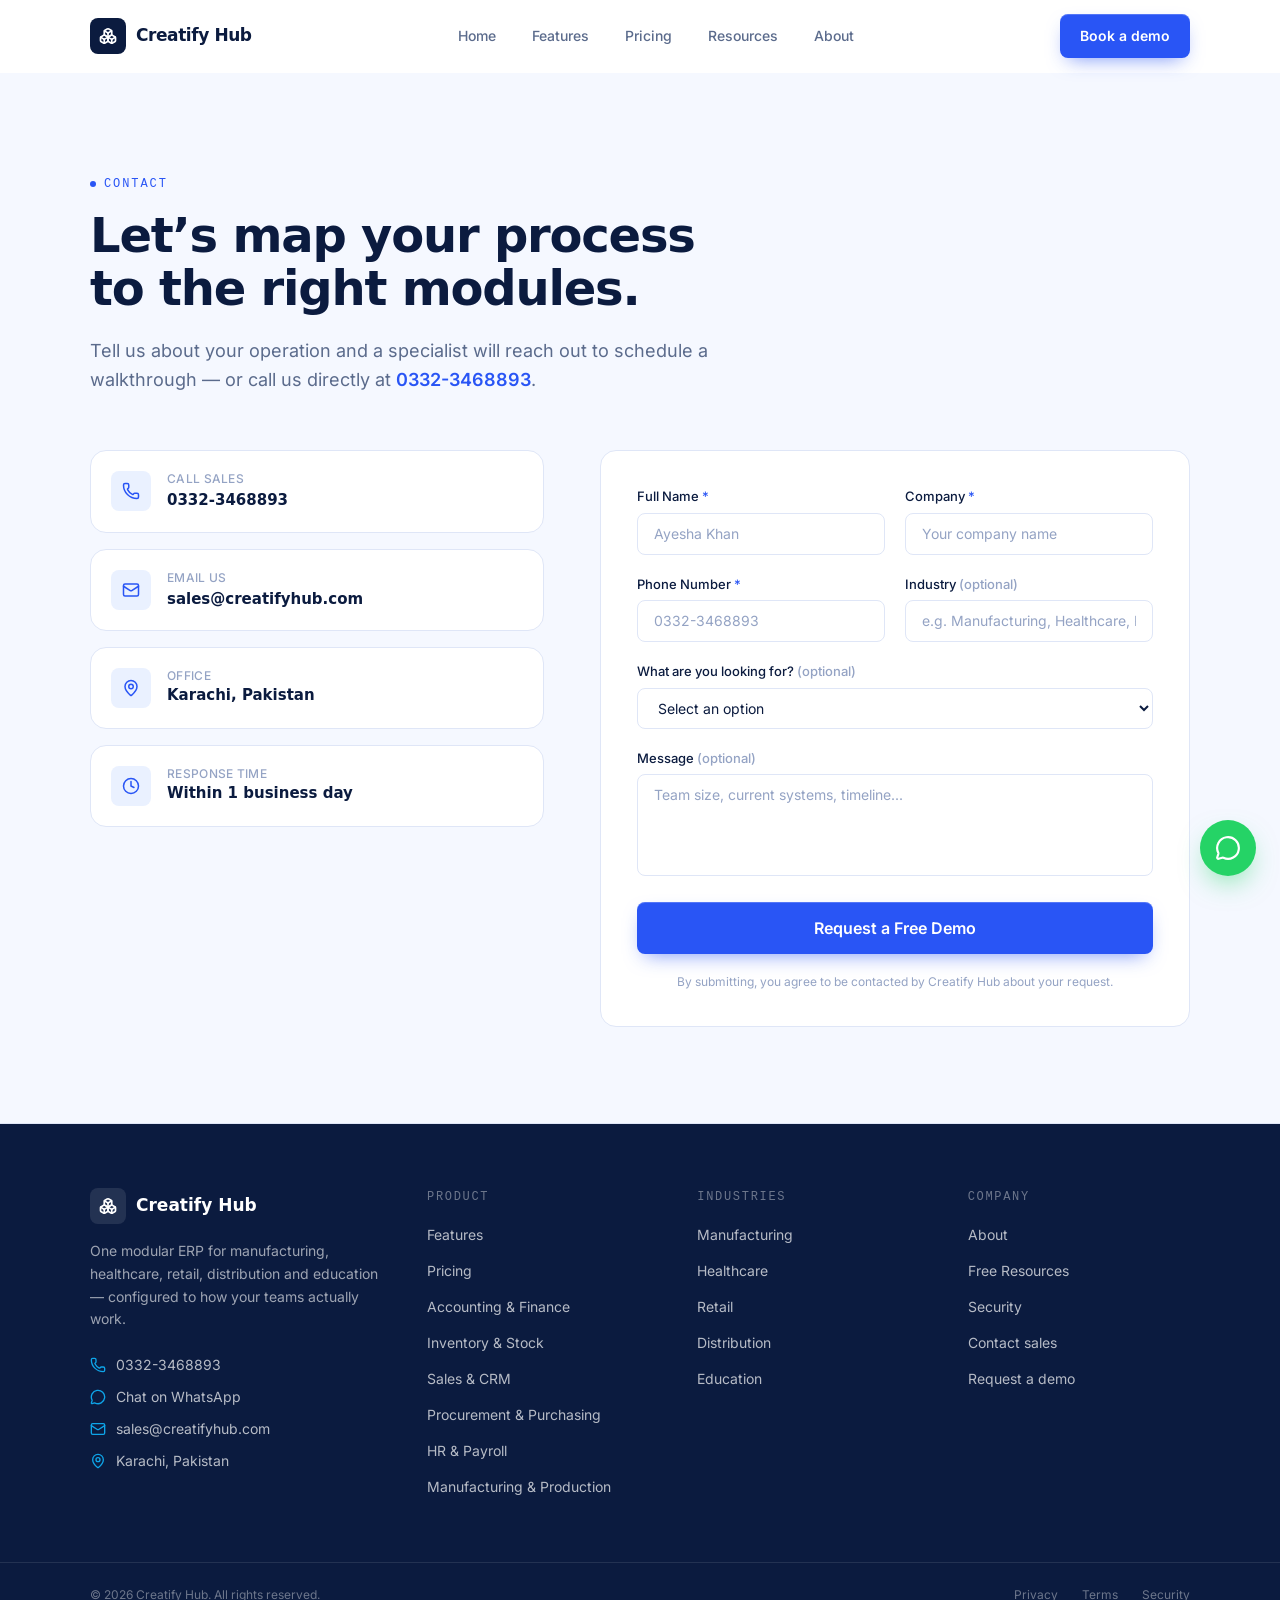
<file: contact/index.html>
<!DOCTYPE html><html lang="en" class="spacegrotesk_93b55b63-module__l3Cz-a__variable inter_db956a7d-module__YkTeGq__variable plexmono_ed2c8ac7-module__XN8aia__variable h-full"><head><meta charSet="utf-8"/><meta name="viewport" content="width=device-width, initial-scale=1"/><link rel="preload" href="/_next/static/media/ibm_plex_mono_400-s.p.3xdfs0-p_zi4c.woff2" as="font" crossorigin="" type="font/woff2"/><link rel="preload" href="/_next/static/media/ibm_plex_mono_500-s.p.11q3guvgd1r20.woff2" as="font" crossorigin="" type="font/woff2"/><link rel="preload" href="/_next/static/media/inter_400-s.p.2qdljeg3s-lsl.woff2" as="font" crossorigin="" type="font/woff2"/><link rel="preload" href="/_next/static/media/inter_500-s.p.1d14jwmkqqa0f.woff2" as="font" crossorigin="" type="font/woff2"/><link rel="preload" href="/_next/static/media/inter_600-s.p.2dov6rjg62vru.woff2" as="font" crossorigin="" type="font/woff2"/><link rel="preload" href="/_next/static/media/inter_700-s.p.4421omqeymgmp.woff2" as="font" crossorigin="" type="font/woff2"/><link rel="preload" href="/_next/static/media/space_grotesk_500-s.p.33jdofnh71adk.woff2" as="font" crossorigin="" type="font/woff2"/><link rel="preload" href="/_next/static/media/space_grotesk_600-s.p.406z--bjzi1j-.woff2" as="font" crossorigin="" type="font/woff2"/><link rel="preload" href="/_next/static/media/space_grotesk_700-s.p.16tiaqjgzwdo4.woff2" as="font" crossorigin="" type="font/woff2"/><link rel="stylesheet" href="/_next/static/chunks/41hk50xzw694r.css" data-precedence="next"/><link rel="preload" as="script" fetchPriority="low" href="/_next/static/chunks/10qk6v6416kh8.js"/><script src="/_next/static/chunks/27jktro2p5rq9.js" async=""></script><script src="/_next/static/chunks/3hdj40qmts5sf.js" async=""></script><script src="/_next/static/chunks/3n2n0kdz7qf-n.js" async=""></script><script src="/_next/static/chunks/turbopack-1608wss-esh_f.js" async=""></script><script src="/_next/static/chunks/21lqcqcxeo2ns.js" async=""></script><script src="/_next/static/chunks/0t0tcqmdg_z3t.js" async=""></script><script src="/_next/static/chunks/14mrh2-p_w84d.js" async=""></script><script src="/_next/static/chunks/14j5jah-yezbh.js" async=""></script><script src="/_next/static/chunks/1djaarzv15hek.js" async=""></script><meta name="next-size-adjust" content=""/><title>Contact Us — Book a Free ERP Demo | Creatify Hub</title><meta name="description" content="Talk to Creatify Hub about ERP for manufacturing, healthcare, retail, distribution or education. Call 0332-3468893 or request a free demo online."/><meta name="author" content="Creatify Hub"/><meta name="keywords" content="ERP software,ERP for manufacturing,healthcare ERP,retail ERP,distribution ERP,inventory management software,HR and payroll software,accounting software,sales CRM software,procurement software,manufacturing ERP module,custom ERP modules,Creatify Hub"/><meta name="creator" content="Creatify Hub"/><meta name="robots" content="index, follow"/><meta name="googlebot" content="index, follow"/><link rel="canonical" href="https://www.creatifyhub.com/contact/"/><meta property="og:title" content="Creatify Hub | Modular ERP for Growing Enterprises"/><meta property="og:description" content="One configurable ERP platform covering accounting, inventory, sales, procurement, HR &amp; payroll and manufacturing across manufacturing, healthcare, retail, distribution and education businesses."/><meta property="og:url" content="https://www.creatifyhub.com/"/><meta property="og:site_name" content="Creatify Hub"/><meta property="og:locale" content="en_US"/><meta property="og:image" content="https://www.creatifyhub.com/og-image.png"/><meta property="og:image:width" content="1200"/><meta property="og:image:height" content="630"/><meta property="og:image:alt" content="Creatify Hub ERP"/><meta property="og:type" content="website"/><meta name="twitter:card" content="summary_large_image"/><meta name="twitter:title" content="Creatify Hub | Modular ERP for Growing Enterprises"/><meta name="twitter:description" content="One configurable ERP platform covering accounting, inventory, sales, HR &amp; payroll and manufacturing."/><meta name="twitter:image" content="https://www.creatifyhub.com/og-image.png"/><link rel="icon" href="/icon.svg?icon.1qnvvyd85l1an.svg" sizes="any" type="image/svg+xml"/><script src="/_next/static/chunks/0cz1d0mv5g_q7.js" noModule=""></script></head><body class="flex min-h-full flex-col bg-white font-sans text-ink antialiased"><div hidden=""><!--$--><!--/$--></div><script type="application/ld+json">{"@context":"https://schema.org","@type":"Organization","name":"Creatify Hub","url":"https://www.creatifyhub.com","logo":"https://www.creatifyhub.com/logo.png","description":"Creatify Hub builds modular ERP software for manufacturing, healthcare, retail, distribution and education businesses.","contactPoint":[{"@type":"ContactPoint","telephone":"+92-332-3468893","contactType":"sales","areaServed":"PK","availableLanguage":["English","Urdu"]}],"sameAs":[]}</script><a href="#main-content" class="sr-only focus:not-sr-only focus:absolute focus:left-4 focus:top-4 focus:z-[100] focus:rounded-md focus:bg-primary focus:px-4 focus:py-2 focus:text-white">Skip to content</a><header class="sticky top-0 z-50 w-full border-b transition-colors duration-300 border-transparent bg-white/0"><div class="mx-auto flex h-18 max-w-[1180px] items-center justify-between px-6 py-4 md:px-10"><a class="flex items-center gap-2.5" aria-label="Creatify Hub home" href="/"><span class="flex h-9 w-9 items-center justify-center rounded-lg bg-ink text-white"><svg xmlns="http://www.w3.org/2000/svg" width="18" height="18" viewBox="0 0 24 24" fill="none" stroke="currentColor" stroke-width="2.25" stroke-linecap="round" stroke-linejoin="round" class="lucide lucide-boxes" aria-hidden="true"><path d="M2.97 12.92A2 2 0 0 0 2 14.63v3.24a2 2 0 0 0 .97 1.71l3 1.8a2 2 0 0 0 2.06 0L12 19v-5.5l-5-3-4.03 2.42Z"></path><path d="m7 16.5-4.74-2.85"></path><path d="m7 16.5 5-3"></path><path d="M7 16.5v5.17"></path><path d="M12 13.5V19l3.97 2.38a2 2 0 0 0 2.06 0l3-1.8a2 2 0 0 0 .97-1.71v-3.24a2 2 0 0 0-.97-1.71L17 10.5l-5 3Z"></path><path d="m17 16.5-5-3"></path><path d="m17 16.5 4.74-2.85"></path><path d="M17 16.5v5.17"></path><path d="M7.97 4.42A2 2 0 0 0 7 6.13v4.37l5 3 5-3V6.13a2 2 0 0 0-.97-1.71l-3-1.8a2 2 0 0 0-2.06 0l-3 1.8Z"></path><path d="M12 8 7.26 5.15"></path><path d="m12 8 4.74-2.85"></path><path d="M12 13.5V8"></path></svg></span><span class="font-display text-[17px] font-semibold tracking-tight text-ink">Creatify Hub</span></a><nav class="hidden items-center gap-1 md:flex" aria-label="Primary"><a class="relative rounded-md px-4 py-2 text-sm font-medium transition-colors text-slate hover:text-ink" href="/">Home</a><a class="relative rounded-md px-4 py-2 text-sm font-medium transition-colors text-slate hover:text-ink" href="/features/">Features</a><a class="relative rounded-md px-4 py-2 text-sm font-medium transition-colors text-slate hover:text-ink" href="/pricing/">Pricing</a><a class="relative rounded-md px-4 py-2 text-sm font-medium transition-colors text-slate hover:text-ink" href="/resources/">Resources</a><a class="relative rounded-md px-4 py-2 text-sm font-medium transition-colors text-slate hover:text-ink" href="/about/">About</a></nav><div class="hidden items-center gap-3 md:flex"><a href="/contact/"><button class="inline-flex items-center justify-center gap-2 whitespace-nowrap rounded-lg text-sm font-semibold transition-all duration-200 ease-out focus-visible:outline-none disabled:pointer-events-none disabled:opacity-50 bg-primary text-white shadow-[0_1px_0_rgba(255,255,255,0.2)_inset,0_8px_20px_-8px_rgba(41,85,245,0.65)] hover:bg-primary-dark hover:-translate-y-0.5 hover:shadow-[0_1px_0_rgba(255,255,255,0.2)_inset,0_14px_28px_-10px_rgba(41,85,245,0.75)] active:translate-y-0 h-11 px-5">Book a demo</button></a></div><button type="button" class="flex h-10 w-10 items-center justify-center rounded-md text-ink md:hidden" aria-label="Open menu" aria-expanded="false"><svg xmlns="http://www.w3.org/2000/svg" width="22" height="22" viewBox="0 0 24 24" fill="none" stroke="currentColor" stroke-width="2" stroke-linecap="round" stroke-linejoin="round" class="lucide lucide-menu" aria-hidden="true"><path d="M4 5h16"></path><path d="M4 12h16"></path><path d="M4 19h16"></path></svg></button></div></header><main id="main-content" class="flex-1"><section class="bg-paper py-16 md:py-24"><div class="mx-auto w-full max-w-[1180px] px-6 md:px-10"><div class="max-w-2xl"><span class="inline-flex items-center gap-2 font-data text-[12px] uppercase tracking-[0.16em] text-primary"><span class="h-1.5 w-1.5 rounded-full bg-primary"></span>Contact</span><h1 class="mt-4 text-balance font-display text-4xl font-semibold tracking-tight text-ink md:text-[48px]">Let’s map your process to the right modules.</h1><p class="mt-5 text-[16px] leading-relaxed text-slate md:text-lg">Tell us about your operation and a specialist will reach out to schedule a walkthrough — or call us directly at<!-- --> <a href="tel:03323468893" class="font-semibold text-primary">0332-3468893</a>.</p></div><div class="mt-14 grid gap-8 lg:grid-cols-[1fr_1.3fr] lg:gap-14"><div style="opacity:0;transform:translateY(24px)"><div class="space-y-4"><div class="flex items-start gap-4 rounded-2xl border border-line bg-white p-5"><span class="flex h-10 w-10 shrink-0 items-center justify-center rounded-lg bg-paper-deep text-primary"><svg xmlns="http://www.w3.org/2000/svg" width="18" height="18" viewBox="0 0 24 24" fill="none" stroke="currentColor" stroke-width="2" stroke-linecap="round" stroke-linejoin="round" class="lucide lucide-phone" aria-hidden="true"><path d="M13.832 16.568a1 1 0 0 0 1.213-.303l.355-.465A2 2 0 0 1 17 15h3a2 2 0 0 1 2 2v3a2 2 0 0 1-2 2A18 18 0 0 1 2 4a2 2 0 0 1 2-2h3a2 2 0 0 1 2 2v3a2 2 0 0 1-.8 1.6l-.468.351a1 1 0 0 0-.292 1.233 14 14 0 0 0 6.392 6.384"></path></svg></span><div><p class="text-xs font-medium uppercase tracking-wide text-slate-light">Call sales</p><a href="tel:03323468893" class="font-display text-[15px] font-semibold text-ink hover:text-primary">0332-3468893</a></div></div><div class="flex items-start gap-4 rounded-2xl border border-line bg-white p-5"><span class="flex h-10 w-10 shrink-0 items-center justify-center rounded-lg bg-paper-deep text-primary"><svg xmlns="http://www.w3.org/2000/svg" width="18" height="18" viewBox="0 0 24 24" fill="none" stroke="currentColor" stroke-width="2" stroke-linecap="round" stroke-linejoin="round" class="lucide lucide-mail" aria-hidden="true"><path d="m22 7-8.991 5.727a2 2 0 0 1-2.009 0L2 7"></path><rect x="2" y="4" width="20" height="16" rx="2"></rect></svg></span><div><p class="text-xs font-medium uppercase tracking-wide text-slate-light">Email us</p><a href="mailto:sales@creatifyhub.com" class="font-display text-[15px] font-semibold text-ink hover:text-primary">sales@creatifyhub.com</a></div></div><div class="flex items-start gap-4 rounded-2xl border border-line bg-white p-5"><span class="flex h-10 w-10 shrink-0 items-center justify-center rounded-lg bg-paper-deep text-primary"><svg xmlns="http://www.w3.org/2000/svg" width="18" height="18" viewBox="0 0 24 24" fill="none" stroke="currentColor" stroke-width="2" stroke-linecap="round" stroke-linejoin="round" class="lucide lucide-map-pin" aria-hidden="true"><path d="M20 10c0 4.993-5.539 10.193-7.399 11.799a1 1 0 0 1-1.202 0C9.539 20.193 4 14.993 4 10a8 8 0 0 1 16 0"></path><circle cx="12" cy="10" r="3"></circle></svg></span><div><p class="text-xs font-medium uppercase tracking-wide text-slate-light">Office</p><p class="font-display text-[15px] font-semibold text-ink">Karachi, Pakistan</p></div></div><div class="flex items-start gap-4 rounded-2xl border border-line bg-white p-5"><span class="flex h-10 w-10 shrink-0 items-center justify-center rounded-lg bg-paper-deep text-primary"><svg xmlns="http://www.w3.org/2000/svg" width="18" height="18" viewBox="0 0 24 24" fill="none" stroke="currentColor" stroke-width="2" stroke-linecap="round" stroke-linejoin="round" class="lucide lucide-clock" aria-hidden="true"><circle cx="12" cy="12" r="10"></circle><path d="M12 6v6l4 2"></path></svg></span><div><p class="text-xs font-medium uppercase tracking-wide text-slate-light">Response time</p><p class="font-display text-[15px] font-semibold text-ink">Within 1 business day</p></div></div></div></div><div style="opacity:0;transform:translateY(24px)"><div class="rounded-2xl border border-line bg-white p-6 md:p-9"><form class="space-y-5" noValidate=""><div class="grid gap-5 sm:grid-cols-2"><div><label for="name" class="mb-1.5 block text-[13px] font-medium text-ink">Full Name <span class="text-primary">*</span></label><input id="name" required="" class="w-full rounded-lg border border-line bg-white px-4 py-2.5 text-sm text-ink placeholder:text-slate-light focus:border-primary focus:outline-none focus:ring-2 focus:ring-primary/15 transition-colors" placeholder="Ayesha Khan" name="name"/></div><div><label for="company" class="mb-1.5 block text-[13px] font-medium text-ink">Company <span class="text-primary">*</span></label><input id="company" required="" class="w-full rounded-lg border border-line bg-white px-4 py-2.5 text-sm text-ink placeholder:text-slate-light focus:border-primary focus:outline-none focus:ring-2 focus:ring-primary/15 transition-colors" placeholder="Your company name" name="company"/></div></div><div class="grid gap-5 sm:grid-cols-2"><div><label for="phone" class="mb-1.5 block text-[13px] font-medium text-ink">Phone Number <span class="text-primary">*</span></label><input id="phone" type="tel" required="" class="w-full rounded-lg border border-line bg-white px-4 py-2.5 text-sm text-ink placeholder:text-slate-light focus:border-primary focus:outline-none focus:ring-2 focus:ring-primary/15 transition-colors" placeholder="0332-3468893" name="phone"/></div><div><label for="industry" class="mb-1.5 block text-[13px] font-medium text-ink">Industry <span class="text-slate-light">(optional)</span></label><input id="industry" class="w-full rounded-lg border border-line bg-white px-4 py-2.5 text-sm text-ink placeholder:text-slate-light focus:border-primary focus:outline-none focus:ring-2 focus:ring-primary/15 transition-colors" placeholder="e.g. Manufacturing, Healthcare, Retail..." name="industry"/></div></div><div><label for="interest" class="mb-1.5 block text-[13px] font-medium text-ink">What are you looking for? <span class="text-slate-light">(optional)</span></label><select id="interest" name="interest" class="w-full rounded-lg border border-line bg-white px-4 py-2.5 text-sm text-ink placeholder:text-slate-light focus:border-primary focus:outline-none focus:ring-2 focus:ring-primary/15 transition-colors"><option value="" selected="">Select an option</option><option value="ERP Implementation">ERP Implementation</option><option value="ERP Customization">ERP Customization</option><option value="ERP Migration">ERP Migration</option><option value="Accounting &amp; Finance">Accounting &amp; Finance</option><option value="Sales &amp; CRM">Sales &amp; CRM</option><option value="Inventory &amp; Warehouse">Inventory &amp; Warehouse</option><option value="Manufacturing">Manufacturing</option><option value="HR &amp; Payroll">HR &amp; Payroll</option><option value="Project Management">Project Management</option><option value="FBR Integration">FBR Integration</option><option value="ZATCA / E-Invoicing">ZATCA / E-Invoicing</option><option value="E-Commerce Integration">E-Commerce Integration</option><option value="E-Invoicing Integration">E-Invoicing Integration</option><option value="Custom ERP Solution">Custom ERP Solution</option><option value="Not Sure (Need Consultation)">Not Sure (Need Consultation)</option></select></div><div><label for="message" class="mb-1.5 block text-[13px] font-medium text-ink">Message <span class="text-slate-light">(optional)</span></label><textarea id="message" name="message" rows="4" class="w-full rounded-lg border border-line bg-white px-4 py-2.5 text-sm text-ink placeholder:text-slate-light focus:border-primary focus:outline-none focus:ring-2 focus:ring-primary/15 transition-colors resize-none" placeholder="Team size, current systems, timeline..."></textarea></div><button class="inline-flex items-center justify-center gap-2 whitespace-nowrap rounded-lg font-semibold transition-all duration-200 ease-out focus-visible:outline-none disabled:pointer-events-none disabled:opacity-50 bg-primary text-white shadow-[0_1px_0_rgba(255,255,255,0.2)_inset,0_8px_20px_-8px_rgba(41,85,245,0.65)] hover:bg-primary-dark hover:-translate-y-0.5 hover:shadow-[0_1px_0_rgba(255,255,255,0.2)_inset,0_14px_28px_-10px_rgba(41,85,245,0.75)] active:translate-y-0 h-13 px-7 text-base w-full" type="submit">Request a Free Demo</button><p class="text-center text-xs text-slate-light">By submitting, you agree to be contacted by Creatify Hub about your request.</p></form></div></div></div></div></section><!--$--><!--/$--></main><footer class="border-t border-line bg-ink text-white"><div class="mx-auto w-full max-w-[1180px] px-6 md:px-10 grid gap-12 py-16 md:grid-cols-[1.3fr_1fr_1fr_1fr]"><div><a class="flex items-center gap-2.5" href="/"><span class="flex h-9 w-9 items-center justify-center rounded-lg bg-white/10"><svg xmlns="http://www.w3.org/2000/svg" width="18" height="18" viewBox="0 0 24 24" fill="none" stroke="currentColor" stroke-width="2.25" stroke-linecap="round" stroke-linejoin="round" class="lucide lucide-boxes" aria-hidden="true"><path d="M2.97 12.92A2 2 0 0 0 2 14.63v3.24a2 2 0 0 0 .97 1.71l3 1.8a2 2 0 0 0 2.06 0L12 19v-5.5l-5-3-4.03 2.42Z"></path><path d="m7 16.5-4.74-2.85"></path><path d="m7 16.5 5-3"></path><path d="M7 16.5v5.17"></path><path d="M12 13.5V19l3.97 2.38a2 2 0 0 0 2.06 0l3-1.8a2 2 0 0 0 .97-1.71v-3.24a2 2 0 0 0-.97-1.71L17 10.5l-5 3Z"></path><path d="m17 16.5-5-3"></path><path d="m17 16.5 4.74-2.85"></path><path d="M17 16.5v5.17"></path><path d="M7.97 4.42A2 2 0 0 0 7 6.13v4.37l5 3 5-3V6.13a2 2 0 0 0-.97-1.71l-3-1.8a2 2 0 0 0-2.06 0l-3 1.8Z"></path><path d="M12 8 7.26 5.15"></path><path d="m12 8 4.74-2.85"></path><path d="M12 13.5V8"></path></svg></span><span class="font-display text-[17px] font-semibold">Creatify Hub</span></a><p class="mt-4 max-w-xs text-sm leading-relaxed text-white/60">One modular ERP for manufacturing, healthcare, retail, distribution and education — configured to how your teams actually work.</p><div class="mt-6 space-y-3 text-sm text-white/70"><a href="tel:03323468893" class="flex items-center gap-2.5 hover:text-white"><svg xmlns="http://www.w3.org/2000/svg" width="16" height="16" viewBox="0 0 24 24" fill="none" stroke="currentColor" stroke-width="2" stroke-linecap="round" stroke-linejoin="round" class="lucide lucide-phone text-cyan" aria-hidden="true"><path d="M13.832 16.568a1 1 0 0 0 1.213-.303l.355-.465A2 2 0 0 1 17 15h3a2 2 0 0 1 2 2v3a2 2 0 0 1-2 2A18 18 0 0 1 2 4a2 2 0 0 1 2-2h3a2 2 0 0 1 2 2v3a2 2 0 0 1-.8 1.6l-.468.351a1 1 0 0 0-.292 1.233 14 14 0 0 0 6.392 6.384"></path></svg> 0332-3468893</a><a href="https://wa.me/923323468893?text=Hi%2C%20I%27d%20like%20to%20know%20more%20about%20Creatify%20Hub." target="_blank" rel="noopener noreferrer" class="flex items-center gap-2.5 hover:text-white"><svg xmlns="http://www.w3.org/2000/svg" width="16" height="16" viewBox="0 0 24 24" fill="none" stroke="currentColor" stroke-width="2" stroke-linecap="round" stroke-linejoin="round" class="lucide lucide-message-circle text-cyan" aria-hidden="true"><path d="M2.992 16.342a2 2 0 0 1 .094 1.167l-1.065 3.29a1 1 0 0 0 1.236 1.168l3.413-.998a2 2 0 0 1 1.099.092 10 10 0 1 0-4.777-4.719"></path></svg> Chat on WhatsApp</a><a href="mailto:sales@creatifyhub.com" class="flex items-center gap-2.5 hover:text-white"><svg xmlns="http://www.w3.org/2000/svg" width="16" height="16" viewBox="0 0 24 24" fill="none" stroke="currentColor" stroke-width="2" stroke-linecap="round" stroke-linejoin="round" class="lucide lucide-mail text-cyan" aria-hidden="true"><path d="m22 7-8.991 5.727a2 2 0 0 1-2.009 0L2 7"></path><rect x="2" y="4" width="20" height="16" rx="2"></rect></svg> sales@creatifyhub.com</a><p class="flex items-center gap-2.5"><svg xmlns="http://www.w3.org/2000/svg" width="16" height="16" viewBox="0 0 24 24" fill="none" stroke="currentColor" stroke-width="2" stroke-linecap="round" stroke-linejoin="round" class="lucide lucide-map-pin text-cyan" aria-hidden="true"><path d="M20 10c0 4.993-5.539 10.193-7.399 11.799a1 1 0 0 1-1.202 0C9.539 20.193 4 14.993 4 10a8 8 0 0 1 16 0"></path><circle cx="12" cy="10" r="3"></circle></svg> Karachi, Pakistan</p></div></div><nav aria-label="Product"><h3 class="font-data text-[12px] uppercase tracking-[0.14em] text-white/40">Product</h3><ul class="mt-4 space-y-3"><li><a class="text-sm text-white/70 hover:text-white" href="/features/">Features</a></li><li><a class="text-sm text-white/70 hover:text-white" href="/pricing/">Pricing</a></li><li><a class="text-sm text-white/70 hover:text-white" href="/features/#accounting">Accounting &amp; Finance</a></li><li><a class="text-sm text-white/70 hover:text-white" href="/features/#inventory">Inventory &amp; Stock</a></li><li><a class="text-sm text-white/70 hover:text-white" href="/features/#sales-crm">Sales &amp; CRM</a></li><li><a class="text-sm text-white/70 hover:text-white" href="/features/#procurement">Procurement &amp; Purchasing</a></li><li><a class="text-sm text-white/70 hover:text-white" href="/features/#hr-payroll">HR &amp; Payroll</a></li><li><a class="text-sm text-white/70 hover:text-white" href="/features/#production">Manufacturing &amp; Production</a></li></ul></nav><nav aria-label="Industries"><h3 class="font-data text-[12px] uppercase tracking-[0.14em] text-white/40">Industries</h3><ul class="mt-4 space-y-3"><li><a class="text-sm text-white/70 hover:text-white" href="/features/#manufacturing">Manufacturing</a></li><li><a class="text-sm text-white/70 hover:text-white" href="/features/#healthcare">Healthcare</a></li><li><a class="text-sm text-white/70 hover:text-white" href="/features/#retail">Retail</a></li><li><a class="text-sm text-white/70 hover:text-white" href="/features/#distribution">Distribution</a></li><li><a class="text-sm text-white/70 hover:text-white" href="/features/#education">Education</a></li></ul></nav><nav aria-label="Company"><h3 class="font-data text-[12px] uppercase tracking-[0.14em] text-white/40">Company</h3><ul class="mt-4 space-y-3"><li><a class="text-sm text-white/70 hover:text-white" href="/about/">About</a></li><li><a class="text-sm text-white/70 hover:text-white" href="/resources/">Free Resources</a></li><li><a class="text-sm text-white/70 hover:text-white" href="/security/">Security</a></li><li><a class="text-sm text-white/70 hover:text-white" href="/contact/">Contact sales</a></li><li><a class="text-sm text-white/70 hover:text-white" href="/contact/">Request a demo</a></li></ul></nav></div><div class="border-t border-white/10 pb-20 md:pb-0"><div class="mx-auto w-full max-w-[1180px] px-6 md:px-10 flex flex-col items-center justify-between gap-4 py-6 text-xs text-white/40 md:flex-row"><p>© <!-- -->2026<!-- --> Creatify Hub. All rights reserved.</p><div class="flex gap-6"><a class="hover:text-white/70" href="/privacy/">Privacy</a><a class="hover:text-white/70" href="/terms/">Terms</a><a class="hover:text-white/70" href="/security/">Security</a></div></div></div></footer><div class="fixed inset-x-0 bottom-0 z-40 flex items-center gap-2 border-t border-line bg-white/95 px-4 py-3 backdrop-blur-md md:hidden"><a href="tel:03323468893" aria-label="Call Creatify Hub" class="flex h-11 w-11 shrink-0 items-center justify-center rounded-lg border border-line text-ink"><svg xmlns="http://www.w3.org/2000/svg" width="18" height="18" viewBox="0 0 24 24" fill="none" stroke="currentColor" stroke-width="2" stroke-linecap="round" stroke-linejoin="round" class="lucide lucide-phone-call" aria-hidden="true"><path d="M13 2a9 9 0 0 1 9 9"></path><path d="M13 6a5 5 0 0 1 5 5"></path><path d="M13.832 16.568a1 1 0 0 0 1.213-.303l.355-.465A2 2 0 0 1 17 15h3a2 2 0 0 1 2 2v3a2 2 0 0 1-2 2A18 18 0 0 1 2 4a2 2 0 0 1 2-2h3a2 2 0 0 1 2 2v3a2 2 0 0 1-.8 1.6l-.468.351a1 1 0 0 0-.292 1.233 14 14 0 0 0 6.392 6.384"></path></svg></a><a href="https://wa.me/923323468893?text=Hi%2C%20I%27d%20like%20to%20know%20more%20about%20Creatify%20Hub." target="_blank" rel="noopener noreferrer" aria-label="Chat with us on WhatsApp" class="flex h-11 w-11 shrink-0 items-center justify-center rounded-lg border border-line text-[#25D366]"><svg xmlns="http://www.w3.org/2000/svg" width="18" height="18" viewBox="0 0 24 24" fill="none" stroke="currentColor" stroke-width="2" stroke-linecap="round" stroke-linejoin="round" class="lucide lucide-message-circle" aria-hidden="true"><path d="M2.992 16.342a2 2 0 0 1 .094 1.167l-1.065 3.29a1 1 0 0 0 1.236 1.168l3.413-.998a2 2 0 0 1 1.099.092 10 10 0 1 0-4.777-4.719"></path></svg></a><a class="flex-1" href="/contact/"><button class="inline-flex items-center justify-center gap-2 whitespace-nowrap rounded-lg text-sm font-semibold transition-all duration-200 ease-out focus-visible:outline-none disabled:pointer-events-none disabled:opacity-50 bg-primary text-white shadow-[0_1px_0_rgba(255,255,255,0.2)_inset,0_8px_20px_-8px_rgba(41,85,245,0.65)] hover:bg-primary-dark hover:-translate-y-0.5 hover:shadow-[0_1px_0_rgba(255,255,255,0.2)_inset,0_14px_28px_-10px_rgba(41,85,245,0.75)] active:translate-y-0 h-11 px-5 w-full">Book a demo</button></a></div><a href="https://wa.me/923323468893?text=Hi%2C%20I%27d%20like%20to%20know%20more%20about%20Creatify%20Hub." target="_blank" rel="noopener noreferrer" aria-label="Chat with Creatify Hub on WhatsApp" class="fixed bottom-6 right-6 z-40 hidden h-14 w-14 items-center justify-center rounded-full bg-[#25D366] text-white shadow-[0_12px_28px_-8px_rgba(37,211,102,0.6)] transition-transform duration-200 hover:scale-105 md:flex"><svg xmlns="http://www.w3.org/2000/svg" width="26" height="26" viewBox="0 0 24 24" fill="none" stroke="currentColor" stroke-width="2" stroke-linecap="round" stroke-linejoin="round" class="lucide lucide-message-circle text-white" aria-hidden="true"><path d="M2.992 16.342a2 2 0 0 1 .094 1.167l-1.065 3.29a1 1 0 0 0 1.236 1.168l3.413-.998a2 2 0 0 1 1.099.092 10 10 0 1 0-4.777-4.719"></path></svg></a><div class="fixed bottom-6 left-6 z-30 hidden max-w-xs md:block"></div><script src="/_next/static/chunks/10qk6v6416kh8.js" id="_R_" async=""></script><script>(self.__next_f=self.__next_f||[]).push([0])</script><script>self.__next_f.push([1,"1:\"$Sreact.fragment\"\n2:I[69342,[\"/_next/static/chunks/21lqcqcxeo2ns.js\",\"/_next/static/chunks/0t0tcqmdg_z3t.js\",\"/_next/static/chunks/14mrh2-p_w84d.js\",\"/_next/static/chunks/14j5jah-yezbh.js\"],\"default\"]\n3:I[39756,[\"/_next/static/chunks/21lqcqcxeo2ns.js\",\"/_next/static/chunks/0t0tcqmdg_z3t.js\",\"/_next/static/chunks/14mrh2-p_w84d.js\",\"/_next/static/chunks/14j5jah-yezbh.js\"],\"default\"]\n4:I[37457,[\"/_next/static/chunks/21lqcqcxeo2ns.js\",\"/_next/static/chunks/0t0tcqmdg_z3t.js\",\"/_next/static/chunks/14mrh2-p_w84d.js\",\"/_next/static/chunks/14j5jah-yezbh.js\"],\"default\"]\n5:I[22016,[\"/_next/static/chunks/21lqcqcxeo2ns.js\",\"/_next/static/chunks/0t0tcqmdg_z3t.js\",\"/_next/static/chunks/14mrh2-p_w84d.js\",\"/_next/static/chunks/14j5jah-yezbh.js\"],\"\"]\n6:I[5014,[\"/_next/static/chunks/21lqcqcxeo2ns.js\",\"/_next/static/chunks/0t0tcqmdg_z3t.js\",\"/_next/static/chunks/14mrh2-p_w84d.js\",\"/_next/static/chunks/14j5jah-yezbh.js\",\"/_next/static/chunks/1djaarzv15hek.js\"],\"default\"]\n16:I[68027,[\"/_next/static/chunks/21lqcqcxeo2ns.js\",\"/_next/static/chunks/0t0tcqmdg_z3t.js\",\"/_next/static/chunks/14mrh2-p_w84d.js\",\"/_next/static/chunks/14j5jah-yezbh.js\"],\"default\",1]\n:HL[\"/_next/static/chunks/41hk50xzw694r.css\",\"style\"]\n:HL[\"/_next/static/media/ibm_plex_mono_400-s.p.3xdfs0-p_zi4c.woff2\",\"font\",{\"crossOrigin\":\"\",\"type\":\"font/woff2\"}]\n:HL[\"/_next/static/media/ibm_plex_mono_500-s.p.11q3guvgd1r20.woff2\",\"font\",{\"crossOrigin\":\"\",\"type\":\"font/woff2\"}]\n:HL[\"/_next/static/media/inter_400-s.p.2qdljeg3s-lsl.woff2\",\"font\",{\"crossOrigin\":\"\",\"type\":\"font/woff2\"}]\n:HL[\"/_next/static/media/inter_500-s.p.1d14jwmkqqa0f.woff2\",\"font\",{\"crossOrigin\":\"\",\"type\":\"font/woff2\"}]\n:HL[\"/_next/static/media/inter_600-s.p.2dov6rjg62vru.woff2\",\"font\",{\"crossOrigin\":\"\",\"type\":\"font/woff2\"}]\n:HL[\"/_next/static/media/inter_700-s.p.4421omqeymgmp.woff2\",\"font\",{\"crossOrigin\":\"\",\"type\":\"font/woff2\"}]\n:HL[\"/_next/static/media/space_grotesk_500-s.p.33jdofnh71adk.woff2\",\"font\",{\"crossOrigin\":\"\",\"type\":\"font/woff2\"}]\n:HL[\"/_next/static/media/space_grotesk_600-s.p.406z--bjzi1j-.woff2\",\"font\",{\"crossOrigin\":\"\",\"type\":\"font/woff2\"}]\n:HL[\"/_next/static/media/space_grotesk_700-s.p.16tiaqjgzwdo4.woff2\",\"font\",{\"crossOrigin\":\"\",\"type\":\"font/woff2\"}]\n"])</script><script>self.__next_f.push([1,"0:{\"P\":null,\"c\":[\"\",\"contact\",\"\"],\"q\":\"\",\"i\":false,\"f\":[[[\"\",{\"children\":[\"contact\",{\"children\":[\"__PAGE__\",{}]}]},\"$undefined\",\"$undefined\",16],[[\"$\",\"$1\",\"c\",{\"children\":[[[\"$\",\"link\",\"0\",{\"rel\":\"stylesheet\",\"href\":\"/_next/static/chunks/41hk50xzw694r.css\",\"precedence\":\"next\",\"crossOrigin\":\"$undefined\",\"nonce\":\"$undefined\"}],[\"$\",\"script\",\"script-0\",{\"src\":\"/_next/static/chunks/21lqcqcxeo2ns.js\",\"async\":true,\"nonce\":\"$undefined\"}],[\"$\",\"script\",\"script-1\",{\"src\":\"/_next/static/chunks/0t0tcqmdg_z3t.js\",\"async\":true,\"nonce\":\"$undefined\"}],[\"$\",\"script\",\"script-2\",{\"src\":\"/_next/static/chunks/14mrh2-p_w84d.js\",\"async\":true,\"nonce\":\"$undefined\"}],[\"$\",\"script\",\"script-3\",{\"src\":\"/_next/static/chunks/14j5jah-yezbh.js\",\"async\":true,\"nonce\":\"$undefined\"}]],[\"$\",\"html\",null,{\"lang\":\"en\",\"className\":\"spacegrotesk_93b55b63-module__l3Cz-a__variable inter_db956a7d-module__YkTeGq__variable plexmono_ed2c8ac7-module__XN8aia__variable h-full\",\"children\":[\"$\",\"body\",null,{\"className\":\"flex min-h-full flex-col bg-white font-sans text-ink antialiased\",\"children\":[[\"$\",\"script\",null,{\"type\":\"application/ld+json\",\"dangerouslySetInnerHTML\":{\"__html\":\"{\\\"@context\\\":\\\"https://schema.org\\\",\\\"@type\\\":\\\"Organization\\\",\\\"name\\\":\\\"Creatify Hub\\\",\\\"url\\\":\\\"https://www.creatifyhub.com\\\",\\\"logo\\\":\\\"https://www.creatifyhub.com/logo.png\\\",\\\"description\\\":\\\"Creatify Hub builds modular ERP software for manufacturing, healthcare, retail, distribution and education businesses.\\\",\\\"contactPoint\\\":[{\\\"@type\\\":\\\"ContactPoint\\\",\\\"telephone\\\":\\\"+92-332-3468893\\\",\\\"contactType\\\":\\\"sales\\\",\\\"areaServed\\\":\\\"PK\\\",\\\"availableLanguage\\\":[\\\"English\\\",\\\"Urdu\\\"]}],\\\"sameAs\\\":[]}\"}}],[\"$\",\"a\",null,{\"href\":\"#main-content\",\"className\":\"sr-only focus:not-sr-only focus:absolute focus:left-4 focus:top-4 focus:z-[100] focus:rounded-md focus:bg-primary focus:px-4 focus:py-2 focus:text-white\",\"children\":\"Skip to content\"}],[\"$\",\"$L2\",null,{}],[\"$\",\"main\",null,{\"id\":\"main-content\",\"className\":\"flex-1\",\"children\":[\"$\",\"$L3\",null,{\"parallelRouterKey\":\"children\",\"error\":\"$undefined\",\"errorStyles\":\"$undefined\",\"errorScripts\":\"$undefined\",\"template\":[\"$\",\"$L4\",null,{}],\"templateStyles\":\"$undefined\",\"templateScripts\":\"$undefined\",\"notFound\":[[[\"$\",\"title\",null,{\"children\":\"404: This page could not be found.\"}],[\"$\",\"div\",null,{\"style\":{\"fontFamily\":\"system-ui,\\\"Segoe UI\\\",Roboto,Helvetica,Arial,sans-serif,\\\"Apple Color Emoji\\\",\\\"Segoe UI Emoji\\\"\",\"height\":\"100vh\",\"textAlign\":\"center\",\"display\":\"flex\",\"flexDirection\":\"column\",\"alignItems\":\"center\",\"justifyContent\":\"center\"},\"children\":[\"$\",\"div\",null,{\"children\":[[\"$\",\"style\",null,{\"dangerouslySetInnerHTML\":{\"__html\":\"body{color:#000;background:#fff;margin:0}.next-error-h1{border-right:1px solid rgba(0,0,0,.3)}@media (prefers-color-scheme:dark){body{color:#fff;background:#000}.next-error-h1{border-right:1px solid rgba(255,255,255,.3)}}\"}}],[\"$\",\"h1\",null,{\"className\":\"next-error-h1\",\"style\":{\"display\":\"inline-block\",\"margin\":\"0 20px 0 0\",\"padding\":\"0 23px 0 0\",\"fontSize\":24,\"fontWeight\":500,\"verticalAlign\":\"top\",\"lineHeight\":\"49px\"},\"children\":404}],[\"$\",\"div\",null,{\"style\":{\"display\":\"inline-block\"},\"children\":[\"$\",\"h2\",null,{\"style\":{\"fontSize\":14,\"fontWeight\":400,\"lineHeight\":\"49px\",\"margin\":0},\"children\":\"This page could not be found.\"}]}]]}]}]],[]],\"forbidden\":\"$undefined\",\"unauthorized\":\"$undefined\"}]}],[\"$\",\"footer\",null,{\"className\":\"border-t border-line bg-ink text-white\",\"children\":[[\"$\",\"div\",null,{\"className\":\"mx-auto w-full max-w-[1180px] px-6 md:px-10 grid gap-12 py-16 md:grid-cols-[1.3fr_1fr_1fr_1fr]\",\"children\":[[\"$\",\"div\",null,{\"children\":[[\"$\",\"$L5\",null,{\"href\":\"/\",\"className\":\"flex items-center gap-2.5\",\"children\":[[\"$\",\"span\",null,{\"className\":\"flex h-9 w-9 items-center justify-center rounded-lg bg-white/10\",\"children\":[\"$\",\"$L6\",null,{\"ref\":\"$undefined\",\"iconNode\":[[\"path\",{\"d\":\"M2.97 12.92A2 2 0 0 0 2 14.63v3.24a2 2 0 0 0 .97 1.71l3 1.8a2 2 0 0 0 2.06 0L12 19v-5.5l-5-3-4.03 2.42Z\",\"key\":\"lc1i9w\"}],[\"path\",{\"d\":\"m7 16.5-4.74-2.85\",\"key\":\"1o9zyk\"}],[\"path\",{\"d\":\"m7 16.5 5-3\",\"key\":\"va8pkn\"}],[\"path\",{\"d\":\"M7 16.5v5.17\",\"key\":\"jnp8gn\"}],[\"path\",{\"d\":\"M12 13.5V19l3.97 2.38a2 2 0 0 0 2.06 0l3-1.8a2 2 0 0 0 .97-1.71v-3.24a2 2 0 0 0-.97-1.71L17 10.5l-5 3Z\",\"key\":\"8zsnat\"}],[\"path\",{\"d\":\"m17 16.5-5-3\",\"key\":\"8arw3v\"}],[\"path\",{\"d\":\"m17 16.5 4.74-2.85\",\"key\":\"8rfmw\"}],[\"path\",{\"d\":\"M17 16.5v5.17\",\"key\":\"k6z78m\"}],[\"path\",{\"d\":\"M7.97 4.42A2 2 0 0 0 7 6.13v4.37l5 3 5-3V6.13a2 2 0 0 0-.97-1.71l-3-1.8a2 2 0 0 0-2.06 0l-3 1.8Z\",\"key\":\"1xygjf\"}],[\"path\",{\"d\":\"M12 8 7.26 5.15\",\"key\":\"1vbdud\"}],[\"path\",{\"d\":\"m12 8 4.74-2.85\",\"key\":\"3rx089\"}],[\"path\",{\"d\":\"M12 13.5V8\",\"key\":\"1io7kd\"}]],\"className\":\"lucide-boxes\",\"size\":18,\"strokeWidth\":2.25}]}],\"$L7\"]}],\"$L8\",\"$L9\"]}],[\"$La\",\"$Lb\",\"$Lc\"]]}],\"$Ld\"]}],\"$Le\",\"$Lf\",\"$L10\",\"$L11\"]}]}]]}],{\"children\":[\"$L12\",{\"children\":[\"$L13\",{},null,false,null]},null,false,\"$@14\"]},null,false,null],\"$L15\",false]],\"m\":\"$undefined\",\"G\":[\"$16\",[\"$L17\"]],\"S\":true,\"h\":null,\"s\":\"$undefined\",\"l\":\"$undefined\",\"p\":\"$undefined\",\"d\":\"$undefined\",\"b\":\"C3LDlYkIGmMrxqxIBvbw3\"}\n"])</script><script>self.__next_f.push([1,"18:I[18103,[\"/_next/static/chunks/21lqcqcxeo2ns.js\",\"/_next/static/chunks/0t0tcqmdg_z3t.js\",\"/_next/static/chunks/14mrh2-p_w84d.js\",\"/_next/static/chunks/14j5jah-yezbh.js\"],\"StickyMobileCta\"]\n19:I[5258,[\"/_next/static/chunks/21lqcqcxeo2ns.js\",\"/_next/static/chunks/0t0tcqmdg_z3t.js\",\"/_next/static/chunks/14mrh2-p_w84d.js\",\"/_next/static/chunks/14j5jah-yezbh.js\"],\"WhatsAppFloat\"]\n1a:I[49616,[\"/_next/static/chunks/21lqcqcxeo2ns.js\",\"/_next/static/chunks/0t0tcqmdg_z3t.js\",\"/_next/static/chunks/14mrh2-p_w84d.js\",\"/_next/static/chunks/14j5jah-yezbh.js\"],\"ExitIntentPopup\"]\n1b:I[82659,[\"/_next/static/chunks/21lqcqcxeo2ns.js\",\"/_next/static/chunks/0t0tcqmdg_z3t.js\",\"/_next/static/chunks/14mrh2-p_w84d.js\",\"/_next/static/chunks/14j5jah-yezbh.js\"],\"LiveActivityNotifications\"]\n1c:I[10010,[\"/_next/static/chunks/21lqcqcxeo2ns.js\",\"/_next/static/chunks/0t0tcqmdg_z3t.js\",\"/_next/static/chunks/14mrh2-p_w84d.js\",\"/_next/static/chunks/14j5jah-yezbh.js\",\"/_next/static/chunks/1djaarzv15hek.js\"],\"Reveal\"]\n1d:I[55944,[\"/_next/static/chunks/21lqcqcxeo2ns.js\",\"/_next/static/chunks/0t0tcqmdg_z3t.js\",\"/_next/static/chunks/14mrh2-p_w84d.js\",\"/_next/static/chunks/14j5jah-yezbh.js\",\"/_next/static/chunks/1djaarzv15hek.js\"],\"ContactForm\"]\n1e:I[97367,[\"/_next/static/chunks/21lqcqcxeo2ns.js\",\"/_next/static/chunks/0t0tcqmdg_z3t.js\",\"/_next/static/chunks/14mrh2-p_w84d.js\",\"/_next/static/chunks/14j5jah-yezbh.js\"],\"OutletBoundary\"]\n1f:\"$Sreact.suspense\"\n22:I[97367,[\"/_next/static/chunks/21lqcqcxeo2ns.js\",\"/_next/static/chunks/0t0tcqmdg_z3t.js\",\"/_next/static/chunks/14mrh2-p_w84d.js\",\"/_next/static/chunks/14j5jah-yezbh.js\"],\"ViewportBoundary\"]\n24:I[97367,[\"/_next/static/chunks/21lqcqcxeo2ns.js\",\"/_next/static/chunks/0t0tcqmdg_z3t.js\",\"/_next/static/chunks/14mrh2-p_w84d.js\",\"/_next/static/chunks/14j5jah-yezbh.js\"],\"MetadataBoundary\"]\n7:[\"$\",\"span\",null,{\"className\":\"font-display text-[17px] font-semibold\",\"children\":\"Creatify Hub\"}]\n8:[\"$\",\"p\",null,{\"className\":\"mt-4 max-w-xs text-sm leading-relaxed text-white/60\",\"children\":\"One modular ERP for manufacturing, healthcare, retail, distribution and education — configured to how your teams actually work.\"}]\n"])</script><script>self.__next_f.push([1,"9:[\"$\",\"div\",null,{\"className\":\"mt-6 space-y-3 text-sm text-white/70\",\"children\":[[\"$\",\"a\",null,{\"href\":\"tel:03323468893\",\"className\":\"flex items-center gap-2.5 hover:text-white\",\"children\":[[\"$\",\"$L6\",null,{\"ref\":\"$undefined\",\"iconNode\":[[\"path\",{\"d\":\"M13.832 16.568a1 1 0 0 0 1.213-.303l.355-.465A2 2 0 0 1 17 15h3a2 2 0 0 1 2 2v3a2 2 0 0 1-2 2A18 18 0 0 1 2 4a2 2 0 0 1 2-2h3a2 2 0 0 1 2 2v3a2 2 0 0 1-.8 1.6l-.468.351a1 1 0 0 0-.292 1.233 14 14 0 0 0 6.392 6.384\",\"key\":\"9njp5v\"}]],\"className\":\"lucide-phone text-cyan\",\"size\":16}],\" 0332-3468893\"]}],[\"$\",\"a\",null,{\"href\":\"https://wa.me/923323468893?text=Hi%2C%20I%27d%20like%20to%20know%20more%20about%20Creatify%20Hub.\",\"target\":\"_blank\",\"rel\":\"noopener noreferrer\",\"className\":\"flex items-center gap-2.5 hover:text-white\",\"children\":[[\"$\",\"$L6\",null,{\"ref\":\"$undefined\",\"iconNode\":[[\"path\",{\"d\":\"M2.992 16.342a2 2 0 0 1 .094 1.167l-1.065 3.29a1 1 0 0 0 1.236 1.168l3.413-.998a2 2 0 0 1 1.099.092 10 10 0 1 0-4.777-4.719\",\"key\":\"1sd12s\"}]],\"className\":\"lucide-message-circle text-cyan\",\"size\":16}],\" Chat on WhatsApp\"]}],[\"$\",\"a\",null,{\"href\":\"mailto:sales@creatifyhub.com\",\"className\":\"flex items-center gap-2.5 hover:text-white\",\"children\":[[\"$\",\"$L6\",null,{\"ref\":\"$undefined\",\"iconNode\":[[\"path\",{\"d\":\"m22 7-8.991 5.727a2 2 0 0 1-2.009 0L2 7\",\"key\":\"132q7q\"}],[\"rect\",{\"x\":\"2\",\"y\":\"4\",\"width\":\"20\",\"height\":\"16\",\"rx\":\"2\",\"key\":\"izxlao\"}]],\"className\":\"lucide-mail text-cyan\",\"size\":16}],\" sales@creatifyhub.com\"]}],[\"$\",\"p\",null,{\"className\":\"flex items-center gap-2.5\",\"children\":[[\"$\",\"$L6\",null,{\"ref\":\"$undefined\",\"iconNode\":[[\"path\",{\"d\":\"M20 10c0 4.993-5.539 10.193-7.399 11.799a1 1 0 0 1-1.202 0C9.539 20.193 4 14.993 4 10a8 8 0 0 1 16 0\",\"key\":\"1r0f0z\"}],[\"circle\",{\"cx\":\"12\",\"cy\":\"10\",\"r\":\"3\",\"key\":\"ilqhr7\"}]],\"className\":\"lucide-map-pin text-cyan\",\"size\":16}],\" Karachi, Pakistan\"]}]]}]\n"])</script><script>self.__next_f.push([1,"a:[\"$\",\"nav\",\"Product\",{\"aria-label\":\"Product\",\"children\":[[\"$\",\"h3\",null,{\"className\":\"font-data text-[12px] uppercase tracking-[0.14em] text-white/40\",\"children\":\"Product\"}],[\"$\",\"ul\",null,{\"className\":\"mt-4 space-y-3\",\"children\":[[\"$\",\"li\",\"Features\",{\"children\":[\"$\",\"$L5\",null,{\"href\":\"/features\",\"className\":\"text-sm text-white/70 hover:text-white\",\"children\":\"Features\"}]}],[\"$\",\"li\",\"Pricing\",{\"children\":[\"$\",\"$L5\",null,{\"href\":\"/pricing\",\"className\":\"text-sm text-white/70 hover:text-white\",\"children\":\"Pricing\"}]}],[\"$\",\"li\",\"Accounting \u0026 Finance\",{\"children\":[\"$\",\"$L5\",null,{\"href\":\"/features#accounting\",\"className\":\"text-sm text-white/70 hover:text-white\",\"children\":\"Accounting \u0026 Finance\"}]}],[\"$\",\"li\",\"Inventory \u0026 Stock\",{\"children\":[\"$\",\"$L5\",null,{\"href\":\"/features#inventory\",\"className\":\"text-sm text-white/70 hover:text-white\",\"children\":\"Inventory \u0026 Stock\"}]}],[\"$\",\"li\",\"Sales \u0026 CRM\",{\"children\":[\"$\",\"$L5\",null,{\"href\":\"/features#sales-crm\",\"className\":\"text-sm text-white/70 hover:text-white\",\"children\":\"Sales \u0026 CRM\"}]}],[\"$\",\"li\",\"Procurement \u0026 Purchasing\",{\"children\":[\"$\",\"$L5\",null,{\"href\":\"/features#procurement\",\"className\":\"text-sm text-white/70 hover:text-white\",\"children\":\"Procurement \u0026 Purchasing\"}]}],[\"$\",\"li\",\"HR \u0026 Payroll\",{\"children\":[\"$\",\"$L5\",null,{\"href\":\"/features#hr-payroll\",\"className\":\"text-sm text-white/70 hover:text-white\",\"children\":\"HR \u0026 Payroll\"}]}],[\"$\",\"li\",\"Manufacturing \u0026 Production\",{\"children\":[\"$\",\"$L5\",null,{\"href\":\"/features#production\",\"className\":\"text-sm text-white/70 hover:text-white\",\"children\":\"Manufacturing \u0026 Production\"}]}]]}]]}]\n"])</script><script>self.__next_f.push([1,"b:[\"$\",\"nav\",\"Industries\",{\"aria-label\":\"Industries\",\"children\":[[\"$\",\"h3\",null,{\"className\":\"font-data text-[12px] uppercase tracking-[0.14em] text-white/40\",\"children\":\"Industries\"}],[\"$\",\"ul\",null,{\"className\":\"mt-4 space-y-3\",\"children\":[[\"$\",\"li\",\"Manufacturing\",{\"children\":[\"$\",\"$L5\",null,{\"href\":\"/features#manufacturing\",\"className\":\"text-sm text-white/70 hover:text-white\",\"children\":\"Manufacturing\"}]}],[\"$\",\"li\",\"Healthcare\",{\"children\":[\"$\",\"$L5\",null,{\"href\":\"/features#healthcare\",\"className\":\"text-sm text-white/70 hover:text-white\",\"children\":\"Healthcare\"}]}],[\"$\",\"li\",\"Retail\",{\"children\":[\"$\",\"$L5\",null,{\"href\":\"/features#retail\",\"className\":\"text-sm text-white/70 hover:text-white\",\"children\":\"Retail\"}]}],[\"$\",\"li\",\"Distribution\",{\"children\":[\"$\",\"$L5\",null,{\"href\":\"/features#distribution\",\"className\":\"text-sm text-white/70 hover:text-white\",\"children\":\"Distribution\"}]}],[\"$\",\"li\",\"Education\",{\"children\":[\"$\",\"$L5\",null,{\"href\":\"/features#education\",\"className\":\"text-sm text-white/70 hover:text-white\",\"children\":\"Education\"}]}]]}]]}]\nc:[\"$\",\"nav\",\"Company\",{\"aria-label\":\"Company\",\"children\":[[\"$\",\"h3\",null,{\"className\":\"font-data text-[12px] uppercase tracking-[0.14em] text-white/40\",\"children\":\"Company\"}],[\"$\",\"ul\",null,{\"className\":\"mt-4 space-y-3\",\"children\":[[\"$\",\"li\",\"About\",{\"children\":[\"$\",\"$L5\",null,{\"href\":\"/about\",\"className\":\"text-sm text-white/70 hover:text-white\",\"children\":\"About\"}]}],[\"$\",\"li\",\"Free Resources\",{\"children\":[\"$\",\"$L5\",null,{\"href\":\"/resources\",\"className\":\"text-sm text-white/70 hover:text-white\",\"children\":\"Free Resources\"}]}],[\"$\",\"li\",\"Security\",{\"children\":[\"$\",\"$L5\",null,{\"href\":\"/security\",\"className\":\"text-sm text-white/70 hover:text-white\",\"children\":\"Security\"}]}],[\"$\",\"li\",\"Contact sales\",{\"children\":[\"$\",\"$L5\",null,{\"href\":\"/contact\",\"className\":\"text-sm text-white/70 hover:text-white\",\"children\":\"Contact sales\"}]}],[\"$\",\"li\",\"Request a demo\",{\"children\":[\"$\",\"$L5\",null,{\"href\":\"/contact\",\"className\":\"text-sm text-white/70 hover:text-white\",\"children\":\"Request a demo\"}]}]]}]]}]\nd:[\"$\",\"div\",null,{\"className\":\"border-t border-white/10 pb-20 md:pb-0\",\"children\":[\"$\",\"div\",null,{\"className\":\"mx-auto w-full max-w-[1180px] px-6 md:px-10 flex flex-col items-center justify-between gap-4 py-6 text-xs text-white/40 md:flex-row\",\"children\":[[\"$\",\"p\",null,{\"children\":[\"© \",2026,\" Creatify Hub. All rights reserved.\"]}],[\"$\",\"div\",null,{\"className\":\"flex gap-6\",\"children\":[[\"$\",\"$L5\",null,{\"href\":\"/privacy\",\"className\":\"hover:text-white/70\",\"children\":\"Privacy\"}],[\"$\",\"$L5\",null,{\"href\":\"/terms\",\"className\":\"hover:text-white/70\",\"children\":\"Terms\"}],[\"$\",\"$L5\",null,{\"href\":\"/security\",\"className\":\"hover:text-white/70\",\"children\":\"Security\"}]]}]]}]}]\ne:[\"$\",\"$L18\",null,{}]\nf:[\"$\",\"$L19\",null,{}]\n10:[\"$\",\"$L1a\",null,{}]\n11:[\"$\",\"$L1b\",null,{}]\n12:[\"$\",\"$1\",\"c\",{\"children\":[null,[\"$\",\"$L3\",null,{\"parallelRouterKey\":\"children\",\"error\":\"$undefined\",\"errorStyles\":\"$undefined\",\"errorScripts\":\"$undefined\",\"template\":[\"$\",\"$L4\",null,{}],\"templateStyles\":\"$undefined\",\"templateScripts\":\"$undefined\",\"notFound\":\"$undefined\",\"forbidden\":\"$undefined\",\"unauthorized\":\"$undefined\"}]]}]\n"])</script><script>self.__next_f.push([1,"13:[\"$\",\"$1\",\"c\",{\"children\":[[\"$\",\"section\",null,{\"className\":\"bg-paper py-16 md:py-24\",\"children\":[\"$\",\"div\",null,{\"className\":\"mx-auto w-full max-w-[1180px] px-6 md:px-10\",\"children\":[[\"$\",\"div\",null,{\"className\":\"max-w-2xl\",\"children\":[[\"$\",\"span\",null,{\"className\":\"inline-flex items-center gap-2 font-data text-[12px] uppercase tracking-[0.16em] text-primary\",\"children\":[[\"$\",\"span\",null,{\"className\":\"h-1.5 w-1.5 rounded-full bg-primary\"}],\"Contact\"]}],[\"$\",\"h1\",null,{\"className\":\"mt-4 text-balance font-display text-4xl font-semibold tracking-tight text-ink md:text-[48px]\",\"children\":\"Let’s map your process to the right modules.\"}],[\"$\",\"p\",null,{\"className\":\"mt-5 text-[16px] leading-relaxed text-slate md:text-lg\",\"children\":[\"Tell us about your operation and a specialist will reach out to schedule a walkthrough — or call us directly at\",\" \",[\"$\",\"a\",null,{\"href\":\"tel:03323468893\",\"className\":\"font-semibold text-primary\",\"children\":\"0332-3468893\"}],\".\"]}]]}],[\"$\",\"div\",null,{\"className\":\"mt-14 grid gap-8 lg:grid-cols-[1fr_1.3fr] lg:gap-14\",\"children\":[[\"$\",\"$L1c\",null,{\"children\":[\"$\",\"div\",null,{\"className\":\"space-y-4\",\"children\":[[\"$\",\"div\",\"Call sales\",{\"className\":\"flex items-start gap-4 rounded-2xl border border-line bg-white p-5\",\"children\":[[\"$\",\"span\",null,{\"className\":\"flex h-10 w-10 shrink-0 items-center justify-center rounded-lg bg-paper-deep text-primary\",\"children\":[\"$\",\"$L6\",null,{\"ref\":\"$undefined\",\"iconNode\":\"$9:props:children:0:props:children:0:props:iconNode\",\"className\":\"lucide-phone\",\"size\":18}]}],[\"$\",\"div\",null,{\"children\":[[\"$\",\"p\",null,{\"className\":\"text-xs font-medium uppercase tracking-wide text-slate-light\",\"children\":\"Call sales\"}],[\"$\",\"a\",null,{\"href\":\"tel:03323468893\",\"className\":\"font-display text-[15px] font-semibold text-ink hover:text-primary\",\"children\":\"0332-3468893\"}]]}]]}],[\"$\",\"div\",\"Email us\",{\"className\":\"flex items-start gap-4 rounded-2xl border border-line bg-white p-5\",\"children\":[[\"$\",\"span\",null,{\"className\":\"flex h-10 w-10 shrink-0 items-center justify-center rounded-lg bg-paper-deep text-primary\",\"children\":[\"$\",\"$L6\",null,{\"ref\":\"$undefined\",\"iconNode\":\"$9:props:children:2:props:children:0:props:iconNode\",\"className\":\"lucide-mail\",\"size\":18}]}],[\"$\",\"div\",null,{\"children\":[[\"$\",\"p\",null,{\"className\":\"text-xs font-medium uppercase tracking-wide text-slate-light\",\"children\":\"Email us\"}],[\"$\",\"a\",null,{\"href\":\"mailto:sales@creatifyhub.com\",\"className\":\"font-display text-[15px] font-semibold text-ink hover:text-primary\",\"children\":\"sales@creatifyhub.com\"}]]}]]}],[\"$\",\"div\",\"Office\",{\"className\":\"flex items-start gap-4 rounded-2xl border border-line bg-white p-5\",\"children\":[[\"$\",\"span\",null,{\"className\":\"flex h-10 w-10 shrink-0 items-center justify-center rounded-lg bg-paper-deep text-primary\",\"children\":[\"$\",\"$L6\",null,{\"ref\":\"$undefined\",\"iconNode\":\"$9:props:children:3:props:children:0:props:iconNode\",\"className\":\"lucide-map-pin\",\"size\":18}]}],[\"$\",\"div\",null,{\"children\":[[\"$\",\"p\",null,{\"className\":\"text-xs font-medium uppercase tracking-wide text-slate-light\",\"children\":\"Office\"}],[\"$\",\"p\",null,{\"className\":\"font-display text-[15px] font-semibold text-ink\",\"children\":\"Karachi, Pakistan\"}]]}]]}],[\"$\",\"div\",\"Response time\",{\"className\":\"flex items-start gap-4 rounded-2xl border border-line bg-white p-5\",\"children\":[[\"$\",\"span\",null,{\"className\":\"flex h-10 w-10 shrink-0 items-center justify-center rounded-lg bg-paper-deep text-primary\",\"children\":[\"$\",\"$L6\",null,{\"ref\":\"$undefined\",\"iconNode\":[[\"circle\",{\"cx\":\"12\",\"cy\":\"12\",\"r\":\"10\",\"key\":\"1mglay\"}],[\"path\",{\"d\":\"M12 6v6l4 2\",\"key\":\"mmk7yg\"}]],\"className\":\"lucide-clock\",\"size\":18}]}],[\"$\",\"div\",null,{\"children\":[[\"$\",\"p\",null,{\"className\":\"text-xs font-medium uppercase tracking-wide text-slate-light\",\"children\":\"Response time\"}],[\"$\",\"p\",null,{\"className\":\"font-display text-[15px] font-semibold text-ink\",\"children\":\"Within 1 business day\"}]]}]]}]]}]}],[\"$\",\"$L1c\",null,{\"delay\":0.1,\"children\":[\"$\",\"div\",null,{\"className\":\"rounded-2xl border border-line bg-white p-6 md:p-9\",\"children\":[\"$\",\"$L1d\",null,{}]}]}]]}]]}]}],[[\"$\",\"script\",\"script-0\",{\"src\":\"/_next/static/chunks/1djaarzv15hek.js\",\"async\":true,\"nonce\":\"$undefined\"}]],[\"$\",\"$L1e\",null,{\"children\":[\"$\",\"$1f\",null,{\"name\":\"Next.MetadataOutlet\",\"children\":\"$@20\"}]}]]}]\n"])</script><script>self.__next_f.push([1,"21:[]\n14:\"$W21\"\n15:[\"$\",\"$1\",\"h\",{\"children\":[null,[\"$\",\"$L22\",null,{\"children\":\"$L23\"}],[\"$\",\"div\",null,{\"hidden\":true,\"children\":[\"$\",\"$L24\",null,{\"children\":[\"$\",\"$1f\",null,{\"name\":\"Next.Metadata\",\"children\":\"$L25\"}]}]}],[\"$\",\"meta\",null,{\"name\":\"next-size-adjust\",\"content\":\"\"}]]}]\n17:[\"$\",\"link\",\"0\",{\"rel\":\"stylesheet\",\"href\":\"/_next/static/chunks/41hk50xzw694r.css\",\"precedence\":\"next\",\"crossOrigin\":\"$undefined\",\"nonce\":\"$undefined\"}]\n"])</script><script>self.__next_f.push([1,"23:[[\"$\",\"meta\",\"0\",{\"charSet\":\"utf-8\"}],[\"$\",\"meta\",\"1\",{\"name\":\"viewport\",\"content\":\"width=device-width, initial-scale=1\"}]]\n"])</script><script>self.__next_f.push([1,"26:I[27201,[\"/_next/static/chunks/21lqcqcxeo2ns.js\",\"/_next/static/chunks/0t0tcqmdg_z3t.js\",\"/_next/static/chunks/14mrh2-p_w84d.js\",\"/_next/static/chunks/14j5jah-yezbh.js\"],\"IconMark\"]\n20:null\n"])</script><script>self.__next_f.push([1,"25:[[\"$\",\"title\",\"0\",{\"children\":\"Contact Us — Book a Free ERP Demo | Creatify Hub\"}],[\"$\",\"meta\",\"1\",{\"name\":\"description\",\"content\":\"Talk to Creatify Hub about ERP for manufacturing, healthcare, retail, distribution or education. Call 0332-3468893 or request a free demo online.\"}],[\"$\",\"meta\",\"2\",{\"name\":\"author\",\"content\":\"Creatify Hub\"}],[\"$\",\"meta\",\"3\",{\"name\":\"keywords\",\"content\":\"ERP software,ERP for manufacturing,healthcare ERP,retail ERP,distribution ERP,inventory management software,HR and payroll software,accounting software,sales CRM software,procurement software,manufacturing ERP module,custom ERP modules,Creatify Hub\"}],[\"$\",\"meta\",\"4\",{\"name\":\"creator\",\"content\":\"Creatify Hub\"}],[\"$\",\"meta\",\"5\",{\"name\":\"robots\",\"content\":\"index, follow\"}],[\"$\",\"meta\",\"6\",{\"name\":\"googlebot\",\"content\":\"index, follow\"}],[\"$\",\"link\",\"7\",{\"rel\":\"canonical\",\"href\":\"https://www.creatifyhub.com/contact/\"}],[\"$\",\"meta\",\"8\",{\"property\":\"og:title\",\"content\":\"Creatify Hub | Modular ERP for Growing Enterprises\"}],[\"$\",\"meta\",\"9\",{\"property\":\"og:description\",\"content\":\"One configurable ERP platform covering accounting, inventory, sales, procurement, HR \u0026 payroll and manufacturing across manufacturing, healthcare, retail, distribution and education businesses.\"}],[\"$\",\"meta\",\"10\",{\"property\":\"og:url\",\"content\":\"https://www.creatifyhub.com/\"}],[\"$\",\"meta\",\"11\",{\"property\":\"og:site_name\",\"content\":\"Creatify Hub\"}],[\"$\",\"meta\",\"12\",{\"property\":\"og:locale\",\"content\":\"en_US\"}],[\"$\",\"meta\",\"13\",{\"property\":\"og:image\",\"content\":\"https://www.creatifyhub.com/og-image.png\"}],[\"$\",\"meta\",\"14\",{\"property\":\"og:image:width\",\"content\":\"1200\"}],[\"$\",\"meta\",\"15\",{\"property\":\"og:image:height\",\"content\":\"630\"}],[\"$\",\"meta\",\"16\",{\"property\":\"og:image:alt\",\"content\":\"Creatify Hub ERP\"}],[\"$\",\"meta\",\"17\",{\"property\":\"og:type\",\"content\":\"website\"}],[\"$\",\"meta\",\"18\",{\"name\":\"twitter:card\",\"content\":\"summary_large_image\"}],[\"$\",\"meta\",\"19\",{\"name\":\"twitter:title\",\"content\":\"Creatify Hub | Modular ERP for Growing Enterprises\"}],[\"$\",\"meta\",\"20\",{\"name\":\"twitter:description\",\"content\":\"One configurable ERP platform covering accounting, inventory, sales, HR \u0026 payroll and manufacturing.\"}],[\"$\",\"meta\",\"21\",{\"name\":\"twitter:image\",\"content\":\"https://www.creatifyhub.com/og-image.png\"}],[\"$\",\"link\",\"22\",{\"rel\":\"icon\",\"href\":\"/icon.svg?icon.1qnvvyd85l1an.svg\",\"sizes\":\"any\",\"type\":\"image/svg+xml\"}],[\"$\",\"$L26\",\"23\",{}]]\n"])</script></body></html>
</file>
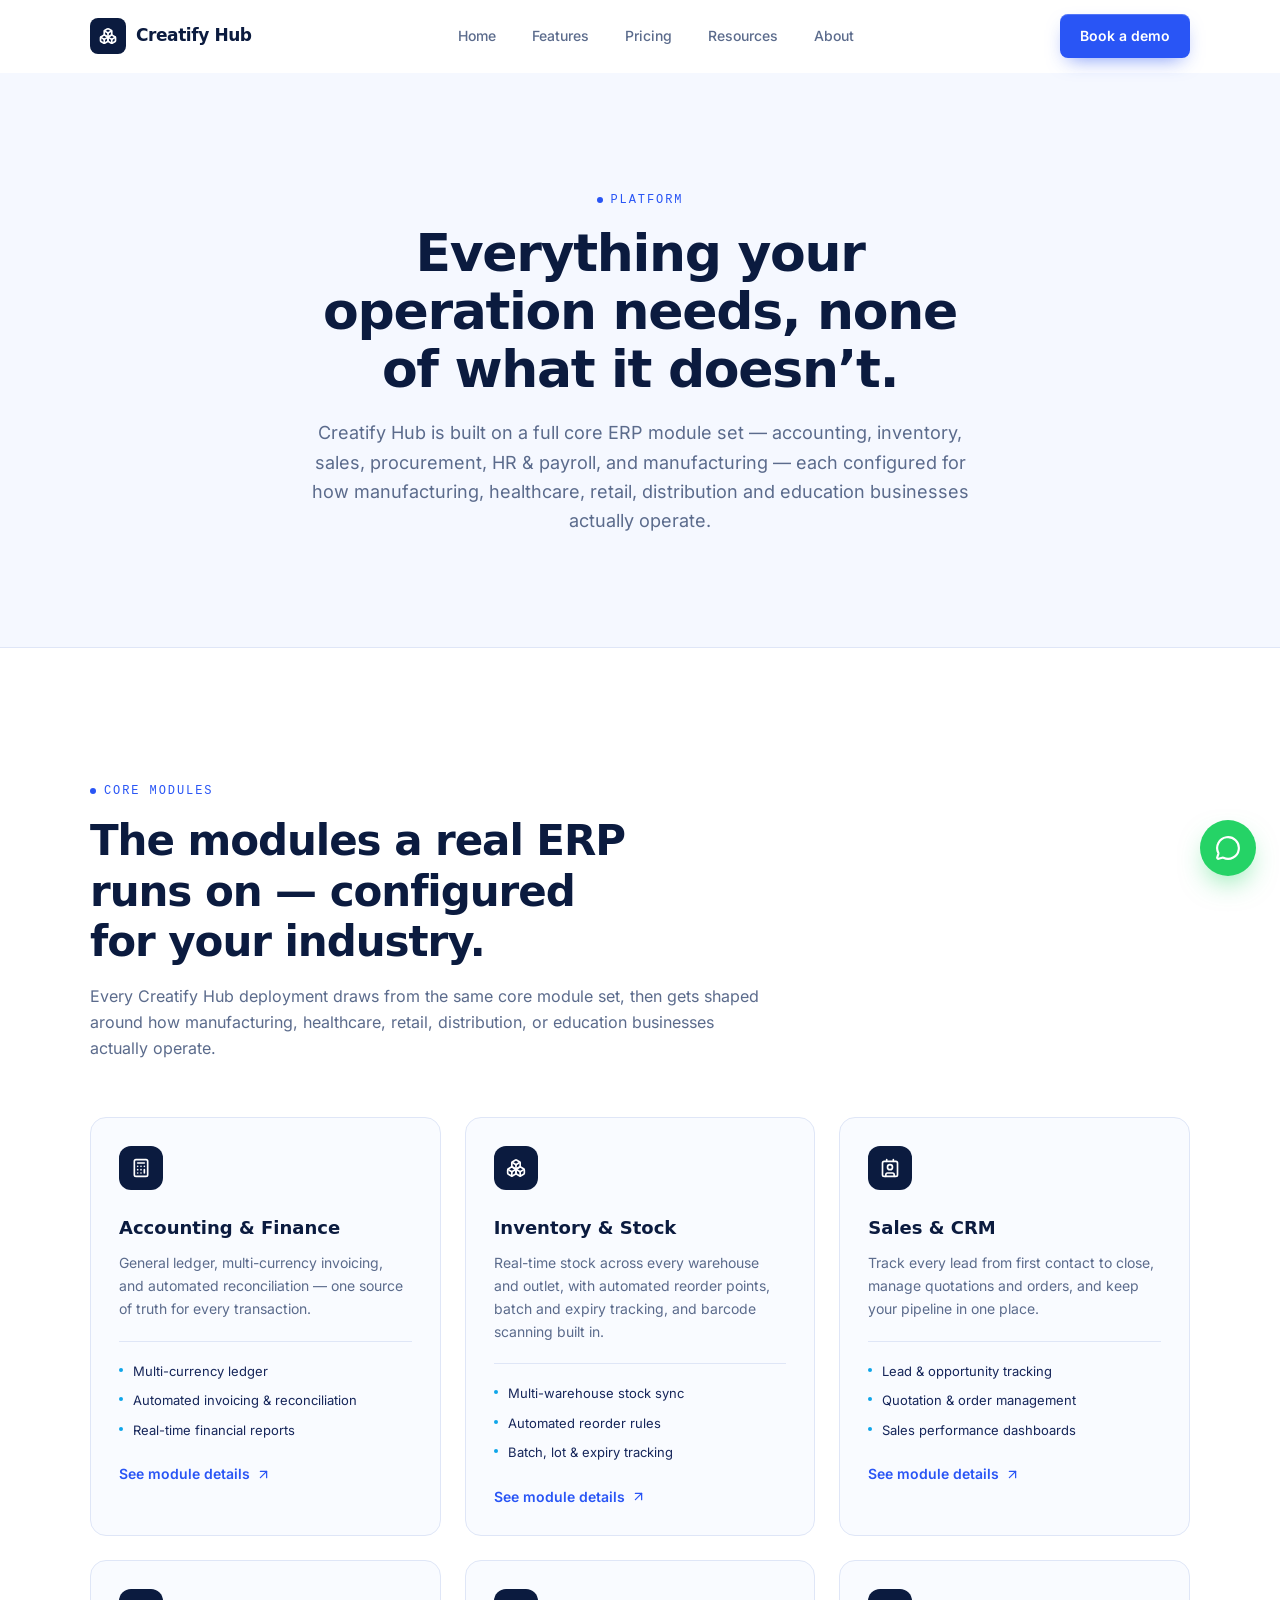
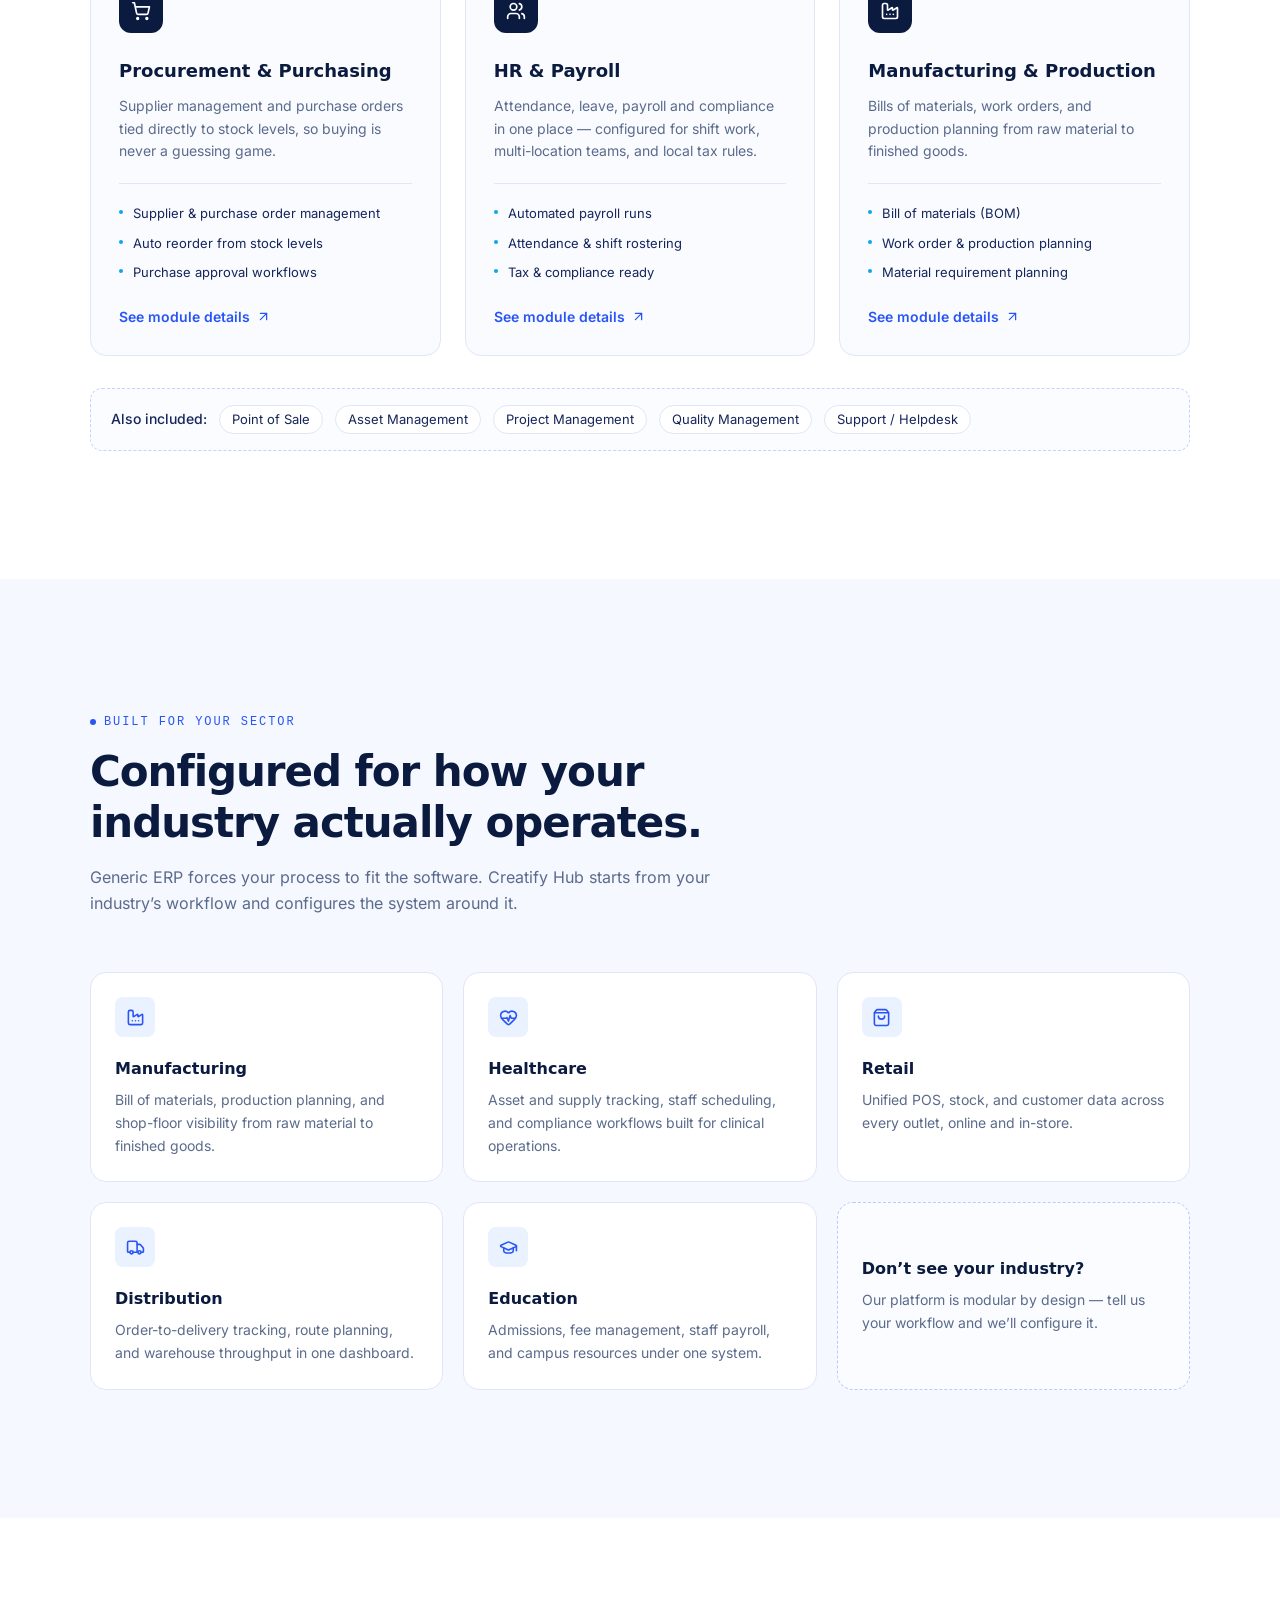
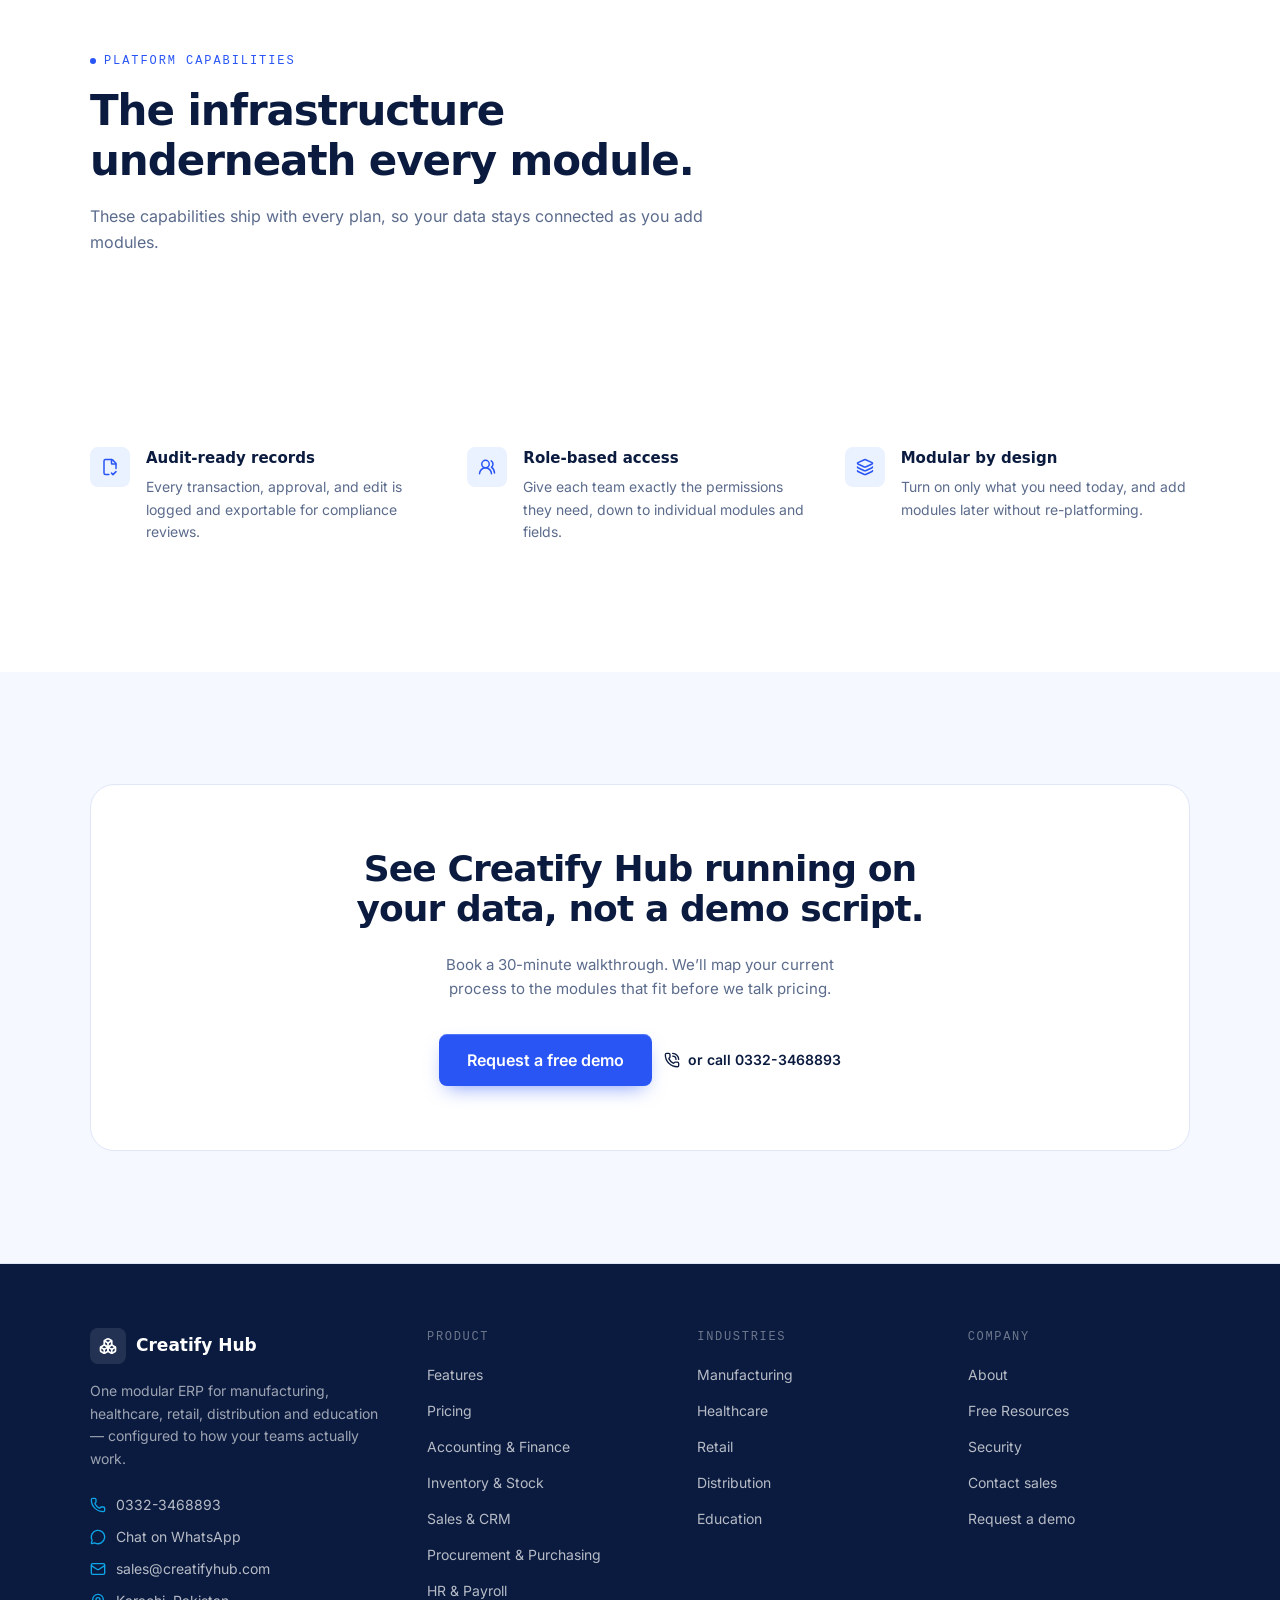
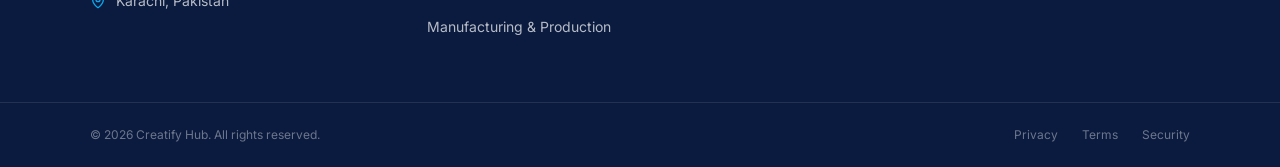
<file: features/index.html>
<!DOCTYPE html><html lang="en" class="spacegrotesk_93b55b63-module__l3Cz-a__variable inter_db956a7d-module__YkTeGq__variable plexmono_ed2c8ac7-module__XN8aia__variable h-full"><head><meta charSet="utf-8"/><meta name="viewport" content="width=device-width, initial-scale=1"/><link rel="preload" href="/_next/static/media/ibm_plex_mono_400-s.p.3xdfs0-p_zi4c.woff2" as="font" crossorigin="" type="font/woff2"/><link rel="preload" href="/_next/static/media/ibm_plex_mono_500-s.p.11q3guvgd1r20.woff2" as="font" crossorigin="" type="font/woff2"/><link rel="preload" href="/_next/static/media/inter_400-s.p.2qdljeg3s-lsl.woff2" as="font" crossorigin="" type="font/woff2"/><link rel="preload" href="/_next/static/media/inter_500-s.p.1d14jwmkqqa0f.woff2" as="font" crossorigin="" type="font/woff2"/><link rel="preload" href="/_next/static/media/inter_600-s.p.2dov6rjg62vru.woff2" as="font" crossorigin="" type="font/woff2"/><link rel="preload" href="/_next/static/media/inter_700-s.p.4421omqeymgmp.woff2" as="font" crossorigin="" type="font/woff2"/><link rel="preload" href="/_next/static/media/space_grotesk_500-s.p.33jdofnh71adk.woff2" as="font" crossorigin="" type="font/woff2"/><link rel="preload" href="/_next/static/media/space_grotesk_600-s.p.406z--bjzi1j-.woff2" as="font" crossorigin="" type="font/woff2"/><link rel="preload" href="/_next/static/media/space_grotesk_700-s.p.16tiaqjgzwdo4.woff2" as="font" crossorigin="" type="font/woff2"/><link rel="stylesheet" href="/_next/static/chunks/41hk50xzw694r.css" data-precedence="next"/><link rel="preload" as="script" fetchPriority="low" href="/_next/static/chunks/10qk6v6416kh8.js"/><script src="/_next/static/chunks/27jktro2p5rq9.js" async=""></script><script src="/_next/static/chunks/3hdj40qmts5sf.js" async=""></script><script src="/_next/static/chunks/3n2n0kdz7qf-n.js" async=""></script><script src="/_next/static/chunks/turbopack-1608wss-esh_f.js" async=""></script><script src="/_next/static/chunks/21lqcqcxeo2ns.js" async=""></script><script src="/_next/static/chunks/0t0tcqmdg_z3t.js" async=""></script><script src="/_next/static/chunks/14mrh2-p_w84d.js" async=""></script><script src="/_next/static/chunks/14j5jah-yezbh.js" async=""></script><script src="/_next/static/chunks/220cxxy3gziuy.js" async=""></script><meta name="next-size-adjust" content=""/><title>Features — Accounting, Inventory, Sales, HR &amp; Payroll, Manufacturing | Creatify Hub</title><meta name="description" content="Explore Creatify Hub&#x27;s core ERP modules — accounting, inventory, sales &amp; CRM, procurement, HR &amp; payroll, and manufacturing — configured for manufacturing, healthcare, retail, distribution and education."/><meta name="author" content="Creatify Hub"/><meta name="keywords" content="ERP software,ERP for manufacturing,healthcare ERP,retail ERP,distribution ERP,inventory management software,HR and payroll software,accounting software,sales CRM software,procurement software,manufacturing ERP module,custom ERP modules,Creatify Hub"/><meta name="creator" content="Creatify Hub"/><meta name="robots" content="index, follow"/><meta name="googlebot" content="index, follow"/><link rel="canonical" href="https://www.creatifyhub.com/features/"/><meta property="og:title" content="Creatify Hub | Modular ERP for Growing Enterprises"/><meta property="og:description" content="One configurable ERP platform covering accounting, inventory, sales, procurement, HR &amp; payroll and manufacturing across manufacturing, healthcare, retail, distribution and education businesses."/><meta property="og:url" content="https://www.creatifyhub.com/"/><meta property="og:site_name" content="Creatify Hub"/><meta property="og:locale" content="en_US"/><meta property="og:image" content="https://www.creatifyhub.com/og-image.png"/><meta property="og:image:width" content="1200"/><meta property="og:image:height" content="630"/><meta property="og:image:alt" content="Creatify Hub ERP"/><meta property="og:type" content="website"/><meta name="twitter:card" content="summary_large_image"/><meta name="twitter:title" content="Creatify Hub | Modular ERP for Growing Enterprises"/><meta name="twitter:description" content="One configurable ERP platform covering accounting, inventory, sales, HR &amp; payroll and manufacturing."/><meta name="twitter:image" content="https://www.creatifyhub.com/og-image.png"/><link rel="icon" href="/icon.svg?icon.1qnvvyd85l1an.svg" sizes="any" type="image/svg+xml"/><script src="/_next/static/chunks/0cz1d0mv5g_q7.js" noModule=""></script></head><body class="flex min-h-full flex-col bg-white font-sans text-ink antialiased"><div hidden=""><!--$--><!--/$--></div><script type="application/ld+json">{"@context":"https://schema.org","@type":"Organization","name":"Creatify Hub","url":"https://www.creatifyhub.com","logo":"https://www.creatifyhub.com/logo.png","description":"Creatify Hub builds modular ERP software for manufacturing, healthcare, retail, distribution and education businesses.","contactPoint":[{"@type":"ContactPoint","telephone":"+92-332-3468893","contactType":"sales","areaServed":"PK","availableLanguage":["English","Urdu"]}],"sameAs":[]}</script><a href="#main-content" class="sr-only focus:not-sr-only focus:absolute focus:left-4 focus:top-4 focus:z-[100] focus:rounded-md focus:bg-primary focus:px-4 focus:py-2 focus:text-white">Skip to content</a><header class="sticky top-0 z-50 w-full border-b transition-colors duration-300 border-transparent bg-white/0"><div class="mx-auto flex h-18 max-w-[1180px] items-center justify-between px-6 py-4 md:px-10"><a class="flex items-center gap-2.5" aria-label="Creatify Hub home" href="/"><span class="flex h-9 w-9 items-center justify-center rounded-lg bg-ink text-white"><svg xmlns="http://www.w3.org/2000/svg" width="18" height="18" viewBox="0 0 24 24" fill="none" stroke="currentColor" stroke-width="2.25" stroke-linecap="round" stroke-linejoin="round" class="lucide lucide-boxes" aria-hidden="true"><path d="M2.97 12.92A2 2 0 0 0 2 14.63v3.24a2 2 0 0 0 .97 1.71l3 1.8a2 2 0 0 0 2.06 0L12 19v-5.5l-5-3-4.03 2.42Z"></path><path d="m7 16.5-4.74-2.85"></path><path d="m7 16.5 5-3"></path><path d="M7 16.5v5.17"></path><path d="M12 13.5V19l3.97 2.38a2 2 0 0 0 2.06 0l3-1.8a2 2 0 0 0 .97-1.71v-3.24a2 2 0 0 0-.97-1.71L17 10.5l-5 3Z"></path><path d="m17 16.5-5-3"></path><path d="m17 16.5 4.74-2.85"></path><path d="M17 16.5v5.17"></path><path d="M7.97 4.42A2 2 0 0 0 7 6.13v4.37l5 3 5-3V6.13a2 2 0 0 0-.97-1.71l-3-1.8a2 2 0 0 0-2.06 0l-3 1.8Z"></path><path d="M12 8 7.26 5.15"></path><path d="m12 8 4.74-2.85"></path><path d="M12 13.5V8"></path></svg></span><span class="font-display text-[17px] font-semibold tracking-tight text-ink">Creatify Hub</span></a><nav class="hidden items-center gap-1 md:flex" aria-label="Primary"><a class="relative rounded-md px-4 py-2 text-sm font-medium transition-colors text-slate hover:text-ink" href="/">Home</a><a class="relative rounded-md px-4 py-2 text-sm font-medium transition-colors text-slate hover:text-ink" href="/features/">Features</a><a class="relative rounded-md px-4 py-2 text-sm font-medium transition-colors text-slate hover:text-ink" href="/pricing/">Pricing</a><a class="relative rounded-md px-4 py-2 text-sm font-medium transition-colors text-slate hover:text-ink" href="/resources/">Resources</a><a class="relative rounded-md px-4 py-2 text-sm font-medium transition-colors text-slate hover:text-ink" href="/about/">About</a></nav><div class="hidden items-center gap-3 md:flex"><a href="/contact/"><button class="inline-flex items-center justify-center gap-2 whitespace-nowrap rounded-lg text-sm font-semibold transition-all duration-200 ease-out focus-visible:outline-none disabled:pointer-events-none disabled:opacity-50 bg-primary text-white shadow-[0_1px_0_rgba(255,255,255,0.2)_inset,0_8px_20px_-8px_rgba(41,85,245,0.65)] hover:bg-primary-dark hover:-translate-y-0.5 hover:shadow-[0_1px_0_rgba(255,255,255,0.2)_inset,0_14px_28px_-10px_rgba(41,85,245,0.75)] active:translate-y-0 h-11 px-5">Book a demo</button></a></div><button type="button" class="flex h-10 w-10 items-center justify-center rounded-md text-ink md:hidden" aria-label="Open menu" aria-expanded="false"><svg xmlns="http://www.w3.org/2000/svg" width="22" height="22" viewBox="0 0 24 24" fill="none" stroke="currentColor" stroke-width="2" stroke-linecap="round" stroke-linejoin="round" class="lucide lucide-menu" aria-hidden="true"><path d="M4 5h16"></path><path d="M4 12h16"></path><path d="M4 19h16"></path></svg></button></div></header><main id="main-content" class="flex-1"><section class="border-b border-line bg-paper py-20 md:py-28"><div class="mx-auto w-full px-6 md:px-10 max-w-3xl text-center"><span class="inline-flex items-center gap-2 font-data text-[12px] uppercase tracking-[0.16em] text-primary justify-center"><span class="h-1.5 w-1.5 rounded-full bg-primary"></span>Platform</span><h1 class="mt-4 text-balance font-display text-4xl font-semibold tracking-tight text-ink md:text-[52px]">Everything your operation needs, none of what it doesn’t.</h1><p class="mt-5 text-[16px] leading-relaxed text-slate md:text-lg">Creatify Hub is built on a full core ERP module set — accounting, inventory, sales, procurement, HR &amp; payroll, and manufacturing — each configured for how manufacturing, healthcare, retail, distribution and education businesses actually operate.</p></div></section><section class="bg-white py-24 md:py-32"><div class="mx-auto w-full max-w-[1180px] px-6 md:px-10"><div class="max-w-2xl"><span class="inline-flex items-center gap-2 font-data text-[12px] uppercase tracking-[0.16em] text-primary"><span class="h-1.5 w-1.5 rounded-full bg-primary"></span>Core modules</span><h2 class="mt-4 text-balance font-display text-3xl font-semibold tracking-tight text-ink md:text-[42px]">The modules a real ERP runs on — configured for your industry.</h2><p class="mt-4 text-[15px] leading-relaxed text-slate md:text-base">Every Creatify Hub deployment draws from the same core module set, then gets shaped around how manufacturing, healthcare, retail, distribution, or education businesses actually operate.</p></div><div class="mt-14 grid gap-6 sm:grid-cols-2 lg:grid-cols-3"><div style="opacity:0;transform:translateY(24px)"><div id="accounting" class="group flex h-full scroll-mt-24 flex-col rounded-2xl border border-line bg-paper/60 p-7 transition-all duration-300 hover:-translate-y-1 hover:border-primary/30 hover:bg-white hover:shadow-[0_24px_48px_-28px_rgba(11,27,63,0.25)]"><span class="flex h-11 w-11 items-center justify-center rounded-xl bg-ink text-white transition-colors group-hover:bg-primary"><svg xmlns="http://www.w3.org/2000/svg" width="20" height="20" viewBox="0 0 24 24" fill="none" stroke="currentColor" stroke-width="2" stroke-linecap="round" stroke-linejoin="round" class="lucide lucide-calculator" aria-hidden="true"><rect width="16" height="20" x="4" y="2" rx="2"></rect><line x1="8" x2="16" y1="6" y2="6"></line><line x1="16" x2="16" y1="14" y2="18"></line><path d="M16 10h.01"></path><path d="M12 10h.01"></path><path d="M8 10h.01"></path><path d="M12 14h.01"></path><path d="M8 14h.01"></path><path d="M12 18h.01"></path><path d="M8 18h.01"></path></svg></span><h3 class="mt-6 font-display text-lg font-semibold text-ink">Accounting &amp; Finance</h3><p class="mt-2.5 text-sm leading-relaxed text-slate">General ledger, multi-currency invoicing, and automated reconciliation — one source of truth for every transaction.</p><ul class="mt-5 space-y-2.5 border-t border-line pt-5"><li class="flex items-start gap-2.5 text-[13px] text-ink-soft"><span class="mt-1.5 h-1 w-1 shrink-0 rounded-full bg-cyan"></span>Multi-currency ledger</li><li class="flex items-start gap-2.5 text-[13px] text-ink-soft"><span class="mt-1.5 h-1 w-1 shrink-0 rounded-full bg-cyan"></span>Automated invoicing &amp; reconciliation</li><li class="flex items-start gap-2.5 text-[13px] text-ink-soft"><span class="mt-1.5 h-1 w-1 shrink-0 rounded-full bg-cyan"></span>Real-time financial reports</li></ul><a class="mt-6 inline-flex items-center gap-1.5 text-sm font-semibold text-primary" href="/features/">See module details<svg xmlns="http://www.w3.org/2000/svg" width="15" height="15" viewBox="0 0 24 24" fill="none" stroke="currentColor" stroke-width="2" stroke-linecap="round" stroke-linejoin="round" class="lucide lucide-arrow-up-right transition-transform group-hover:translate-x-0.5 group-hover:-translate-y-0.5" aria-hidden="true"><path d="M7 7h10v10"></path><path d="M7 17 17 7"></path></svg></a></div></div><div style="opacity:0;transform:translateY(24px)"><div id="inventory" class="group flex h-full scroll-mt-24 flex-col rounded-2xl border border-line bg-paper/60 p-7 transition-all duration-300 hover:-translate-y-1 hover:border-primary/30 hover:bg-white hover:shadow-[0_24px_48px_-28px_rgba(11,27,63,0.25)]"><span class="flex h-11 w-11 items-center justify-center rounded-xl bg-ink text-white transition-colors group-hover:bg-primary"><svg xmlns="http://www.w3.org/2000/svg" width="20" height="20" viewBox="0 0 24 24" fill="none" stroke="currentColor" stroke-width="2" stroke-linecap="round" stroke-linejoin="round" class="lucide lucide-boxes" aria-hidden="true"><path d="M2.97 12.92A2 2 0 0 0 2 14.63v3.24a2 2 0 0 0 .97 1.71l3 1.8a2 2 0 0 0 2.06 0L12 19v-5.5l-5-3-4.03 2.42Z"></path><path d="m7 16.5-4.74-2.85"></path><path d="m7 16.5 5-3"></path><path d="M7 16.5v5.17"></path><path d="M12 13.5V19l3.97 2.38a2 2 0 0 0 2.06 0l3-1.8a2 2 0 0 0 .97-1.71v-3.24a2 2 0 0 0-.97-1.71L17 10.5l-5 3Z"></path><path d="m17 16.5-5-3"></path><path d="m17 16.5 4.74-2.85"></path><path d="M17 16.5v5.17"></path><path d="M7.97 4.42A2 2 0 0 0 7 6.13v4.37l5 3 5-3V6.13a2 2 0 0 0-.97-1.71l-3-1.8a2 2 0 0 0-2.06 0l-3 1.8Z"></path><path d="M12 8 7.26 5.15"></path><path d="m12 8 4.74-2.85"></path><path d="M12 13.5V8"></path></svg></span><h3 class="mt-6 font-display text-lg font-semibold text-ink">Inventory &amp; Stock</h3><p class="mt-2.5 text-sm leading-relaxed text-slate">Real-time stock across every warehouse and outlet, with automated reorder points, batch and expiry tracking, and barcode scanning built in.</p><ul class="mt-5 space-y-2.5 border-t border-line pt-5"><li class="flex items-start gap-2.5 text-[13px] text-ink-soft"><span class="mt-1.5 h-1 w-1 shrink-0 rounded-full bg-cyan"></span>Multi-warehouse stock sync</li><li class="flex items-start gap-2.5 text-[13px] text-ink-soft"><span class="mt-1.5 h-1 w-1 shrink-0 rounded-full bg-cyan"></span>Automated reorder rules</li><li class="flex items-start gap-2.5 text-[13px] text-ink-soft"><span class="mt-1.5 h-1 w-1 shrink-0 rounded-full bg-cyan"></span>Batch, lot &amp; expiry tracking</li></ul><a class="mt-6 inline-flex items-center gap-1.5 text-sm font-semibold text-primary" href="/features/">See module details<svg xmlns="http://www.w3.org/2000/svg" width="15" height="15" viewBox="0 0 24 24" fill="none" stroke="currentColor" stroke-width="2" stroke-linecap="round" stroke-linejoin="round" class="lucide lucide-arrow-up-right transition-transform group-hover:translate-x-0.5 group-hover:-translate-y-0.5" aria-hidden="true"><path d="M7 7h10v10"></path><path d="M7 17 17 7"></path></svg></a></div></div><div style="opacity:0;transform:translateY(24px)"><div id="sales-crm" class="group flex h-full scroll-mt-24 flex-col rounded-2xl border border-line bg-paper/60 p-7 transition-all duration-300 hover:-translate-y-1 hover:border-primary/30 hover:bg-white hover:shadow-[0_24px_48px_-28px_rgba(11,27,63,0.25)]"><span class="flex h-11 w-11 items-center justify-center rounded-xl bg-ink text-white transition-colors group-hover:bg-primary"><svg xmlns="http://www.w3.org/2000/svg" width="20" height="20" viewBox="0 0 24 24" fill="none" stroke="currentColor" stroke-width="2" stroke-linecap="round" stroke-linejoin="round" class="lucide lucide-contact" aria-hidden="true"><path d="M16 2v2"></path><path d="M7 22v-2a2 2 0 0 1 2-2h6a2 2 0 0 1 2 2v2"></path><path d="M8 2v2"></path><circle cx="12" cy="11" r="3"></circle><rect x="3" y="4" width="18" height="18" rx="2"></rect></svg></span><h3 class="mt-6 font-display text-lg font-semibold text-ink">Sales &amp; CRM</h3><p class="mt-2.5 text-sm leading-relaxed text-slate">Track every lead from first contact to close, manage quotations and orders, and keep your pipeline in one place.</p><ul class="mt-5 space-y-2.5 border-t border-line pt-5"><li class="flex items-start gap-2.5 text-[13px] text-ink-soft"><span class="mt-1.5 h-1 w-1 shrink-0 rounded-full bg-cyan"></span>Lead &amp; opportunity tracking</li><li class="flex items-start gap-2.5 text-[13px] text-ink-soft"><span class="mt-1.5 h-1 w-1 shrink-0 rounded-full bg-cyan"></span>Quotation &amp; order management</li><li class="flex items-start gap-2.5 text-[13px] text-ink-soft"><span class="mt-1.5 h-1 w-1 shrink-0 rounded-full bg-cyan"></span>Sales performance dashboards</li></ul><a class="mt-6 inline-flex items-center gap-1.5 text-sm font-semibold text-primary" href="/features/">See module details<svg xmlns="http://www.w3.org/2000/svg" width="15" height="15" viewBox="0 0 24 24" fill="none" stroke="currentColor" stroke-width="2" stroke-linecap="round" stroke-linejoin="round" class="lucide lucide-arrow-up-right transition-transform group-hover:translate-x-0.5 group-hover:-translate-y-0.5" aria-hidden="true"><path d="M7 7h10v10"></path><path d="M7 17 17 7"></path></svg></a></div></div><div style="opacity:0;transform:translateY(24px)"><div id="procurement" class="group flex h-full scroll-mt-24 flex-col rounded-2xl border border-line bg-paper/60 p-7 transition-all duration-300 hover:-translate-y-1 hover:border-primary/30 hover:bg-white hover:shadow-[0_24px_48px_-28px_rgba(11,27,63,0.25)]"><span class="flex h-11 w-11 items-center justify-center rounded-xl bg-ink text-white transition-colors group-hover:bg-primary"><svg xmlns="http://www.w3.org/2000/svg" width="20" height="20" viewBox="0 0 24 24" fill="none" stroke="currentColor" stroke-width="2" stroke-linecap="round" stroke-linejoin="round" class="lucide lucide-shopping-cart" aria-hidden="true"><circle cx="8" cy="21" r="1"></circle><circle cx="19" cy="21" r="1"></circle><path d="M2.05 2.05h2l2.66 12.42a2 2 0 0 0 2 1.58h9.78a2 2 0 0 0 1.95-1.57l1.65-7.43H5.12"></path></svg></span><h3 class="mt-6 font-display text-lg font-semibold text-ink">Procurement &amp; Purchasing</h3><p class="mt-2.5 text-sm leading-relaxed text-slate">Supplier management and purchase orders tied directly to stock levels, so buying is never a guessing game.</p><ul class="mt-5 space-y-2.5 border-t border-line pt-5"><li class="flex items-start gap-2.5 text-[13px] text-ink-soft"><span class="mt-1.5 h-1 w-1 shrink-0 rounded-full bg-cyan"></span>Supplier &amp; purchase order management</li><li class="flex items-start gap-2.5 text-[13px] text-ink-soft"><span class="mt-1.5 h-1 w-1 shrink-0 rounded-full bg-cyan"></span>Auto reorder from stock levels</li><li class="flex items-start gap-2.5 text-[13px] text-ink-soft"><span class="mt-1.5 h-1 w-1 shrink-0 rounded-full bg-cyan"></span>Purchase approval workflows</li></ul><a class="mt-6 inline-flex items-center gap-1.5 text-sm font-semibold text-primary" href="/features/">See module details<svg xmlns="http://www.w3.org/2000/svg" width="15" height="15" viewBox="0 0 24 24" fill="none" stroke="currentColor" stroke-width="2" stroke-linecap="round" stroke-linejoin="round" class="lucide lucide-arrow-up-right transition-transform group-hover:translate-x-0.5 group-hover:-translate-y-0.5" aria-hidden="true"><path d="M7 7h10v10"></path><path d="M7 17 17 7"></path></svg></a></div></div><div style="opacity:0;transform:translateY(24px)"><div id="hr-payroll" class="group flex h-full scroll-mt-24 flex-col rounded-2xl border border-line bg-paper/60 p-7 transition-all duration-300 hover:-translate-y-1 hover:border-primary/30 hover:bg-white hover:shadow-[0_24px_48px_-28px_rgba(11,27,63,0.25)]"><span class="flex h-11 w-11 items-center justify-center rounded-xl bg-ink text-white transition-colors group-hover:bg-primary"><svg xmlns="http://www.w3.org/2000/svg" width="20" height="20" viewBox="0 0 24 24" fill="none" stroke="currentColor" stroke-width="2" stroke-linecap="round" stroke-linejoin="round" class="lucide lucide-users" aria-hidden="true"><path d="M16 21v-2a4 4 0 0 0-4-4H6a4 4 0 0 0-4 4v2"></path><path d="M16 3.128a4 4 0 0 1 0 7.744"></path><path d="M22 21v-2a4 4 0 0 0-3-3.87"></path><circle cx="9" cy="7" r="4"></circle></svg></span><h3 class="mt-6 font-display text-lg font-semibold text-ink">HR &amp; Payroll</h3><p class="mt-2.5 text-sm leading-relaxed text-slate">Attendance, leave, payroll and compliance in one place — configured for shift work, multi-location teams, and local tax rules.</p><ul class="mt-5 space-y-2.5 border-t border-line pt-5"><li class="flex items-start gap-2.5 text-[13px] text-ink-soft"><span class="mt-1.5 h-1 w-1 shrink-0 rounded-full bg-cyan"></span>Automated payroll runs</li><li class="flex items-start gap-2.5 text-[13px] text-ink-soft"><span class="mt-1.5 h-1 w-1 shrink-0 rounded-full bg-cyan"></span>Attendance &amp; shift rostering</li><li class="flex items-start gap-2.5 text-[13px] text-ink-soft"><span class="mt-1.5 h-1 w-1 shrink-0 rounded-full bg-cyan"></span>Tax &amp; compliance ready</li></ul><a class="mt-6 inline-flex items-center gap-1.5 text-sm font-semibold text-primary" href="/features/">See module details<svg xmlns="http://www.w3.org/2000/svg" width="15" height="15" viewBox="0 0 24 24" fill="none" stroke="currentColor" stroke-width="2" stroke-linecap="round" stroke-linejoin="round" class="lucide lucide-arrow-up-right transition-transform group-hover:translate-x-0.5 group-hover:-translate-y-0.5" aria-hidden="true"><path d="M7 7h10v10"></path><path d="M7 17 17 7"></path></svg></a></div></div><div style="opacity:0;transform:translateY(24px)"><div id="production" class="group flex h-full scroll-mt-24 flex-col rounded-2xl border border-line bg-paper/60 p-7 transition-all duration-300 hover:-translate-y-1 hover:border-primary/30 hover:bg-white hover:shadow-[0_24px_48px_-28px_rgba(11,27,63,0.25)]"><span class="flex h-11 w-11 items-center justify-center rounded-xl bg-ink text-white transition-colors group-hover:bg-primary"><svg xmlns="http://www.w3.org/2000/svg" width="20" height="20" viewBox="0 0 24 24" fill="none" stroke="currentColor" stroke-width="2" stroke-linecap="round" stroke-linejoin="round" class="lucide lucide-factory" aria-hidden="true"><path d="M12 16h.01"></path><path d="M16 16h.01"></path><path d="M3 19a2 2 0 0 0 2 2h14a2 2 0 0 0 2-2V8.5a.5.5 0 0 0-.769-.422l-4.462 2.844A.5.5 0 0 1 15 10.5v-2a.5.5 0 0 0-.769-.422L9.77 10.922A.5.5 0 0 1 9 10.5V5a2 2 0 0 0-2-2H5a2 2 0 0 0-2 2z"></path><path d="M8 16h.01"></path></svg></span><h3 class="mt-6 font-display text-lg font-semibold text-ink">Manufacturing &amp; Production</h3><p class="mt-2.5 text-sm leading-relaxed text-slate">Bills of materials, work orders, and production planning from raw material to finished goods.</p><ul class="mt-5 space-y-2.5 border-t border-line pt-5"><li class="flex items-start gap-2.5 text-[13px] text-ink-soft"><span class="mt-1.5 h-1 w-1 shrink-0 rounded-full bg-cyan"></span>Bill of materials (BOM)</li><li class="flex items-start gap-2.5 text-[13px] text-ink-soft"><span class="mt-1.5 h-1 w-1 shrink-0 rounded-full bg-cyan"></span>Work order &amp; production planning</li><li class="flex items-start gap-2.5 text-[13px] text-ink-soft"><span class="mt-1.5 h-1 w-1 shrink-0 rounded-full bg-cyan"></span>Material requirement planning</li></ul><a class="mt-6 inline-flex items-center gap-1.5 text-sm font-semibold text-primary" href="/features/">See module details<svg xmlns="http://www.w3.org/2000/svg" width="15" height="15" viewBox="0 0 24 24" fill="none" stroke="currentColor" stroke-width="2" stroke-linecap="round" stroke-linejoin="round" class="lucide lucide-arrow-up-right transition-transform group-hover:translate-x-0.5 group-hover:-translate-y-0.5" aria-hidden="true"><path d="M7 7h10v10"></path><path d="M7 17 17 7"></path></svg></a></div></div></div><div style="opacity:0;transform:translateY(24px)"><div class="mt-8 flex flex-wrap items-center gap-3 rounded-xl border border-dashed border-primary/25 bg-paper/40 px-5 py-4"><span class="text-sm font-medium text-ink-soft">Also included:</span><span class="rounded-full border border-line bg-white px-3 py-1 text-[13px] text-ink-soft">Point of Sale</span><span class="rounded-full border border-line bg-white px-3 py-1 text-[13px] text-ink-soft">Asset Management</span><span class="rounded-full border border-line bg-white px-3 py-1 text-[13px] text-ink-soft">Project Management</span><span class="rounded-full border border-line bg-white px-3 py-1 text-[13px] text-ink-soft">Quality Management</span><span class="rounded-full border border-line bg-white px-3 py-1 text-[13px] text-ink-soft">Support / Helpdesk</span></div></div></div></section><section class="bg-paper py-24 md:py-32"><div class="mx-auto w-full max-w-[1180px] px-6 md:px-10"><div class="max-w-2xl"><span class="inline-flex items-center gap-2 font-data text-[12px] uppercase tracking-[0.16em] text-primary"><span class="h-1.5 w-1.5 rounded-full bg-primary"></span>Built for your sector</span><h2 class="mt-4 text-balance font-display text-3xl font-semibold tracking-tight text-ink md:text-[42px]">Configured for how your industry actually operates.</h2><p class="mt-4 text-[15px] leading-relaxed text-slate md:text-base">Generic ERP forces your process to fit the software. Creatify Hub starts from your industry’s workflow and configures the system around it.</p></div><div class="mt-14 grid gap-5 sm:grid-cols-2 lg:grid-cols-3"><div style="opacity:0;transform:translateY(24px)"><div id="manufacturing" class="group h-full scroll-mt-24 rounded-2xl border border-line bg-white p-6 transition-all duration-300 hover:-translate-y-1 hover:border-primary/30 hover:shadow-[0_20px_44px_-30px_rgba(11,27,63,0.3)]"><span class="flex h-10 w-10 items-center justify-center rounded-lg bg-paper-deep text-primary transition-colors group-hover:bg-primary group-hover:text-white"><svg xmlns="http://www.w3.org/2000/svg" width="19" height="19" viewBox="0 0 24 24" fill="none" stroke="currentColor" stroke-width="2" stroke-linecap="round" stroke-linejoin="round" class="lucide lucide-factory" aria-hidden="true"><path d="M12 16h.01"></path><path d="M16 16h.01"></path><path d="M3 19a2 2 0 0 0 2 2h14a2 2 0 0 0 2-2V8.5a.5.5 0 0 0-.769-.422l-4.462 2.844A.5.5 0 0 1 15 10.5v-2a.5.5 0 0 0-.769-.422L9.77 10.922A.5.5 0 0 1 9 10.5V5a2 2 0 0 0-2-2H5a2 2 0 0 0-2 2z"></path><path d="M8 16h.01"></path></svg></span><h3 class="mt-5 font-display text-base font-semibold text-ink">Manufacturing</h3><p class="mt-2 text-sm leading-relaxed text-slate">Bill of materials, production planning, and shop-floor visibility from raw material to finished goods.</p></div></div><div style="opacity:0;transform:translateY(24px)"><div id="healthcare" class="group h-full scroll-mt-24 rounded-2xl border border-line bg-white p-6 transition-all duration-300 hover:-translate-y-1 hover:border-primary/30 hover:shadow-[0_20px_44px_-30px_rgba(11,27,63,0.3)]"><span class="flex h-10 w-10 items-center justify-center rounded-lg bg-paper-deep text-primary transition-colors group-hover:bg-primary group-hover:text-white"><svg xmlns="http://www.w3.org/2000/svg" width="19" height="19" viewBox="0 0 24 24" fill="none" stroke="currentColor" stroke-width="2" stroke-linecap="round" stroke-linejoin="round" class="lucide lucide-heart-pulse" aria-hidden="true"><path d="M2 9.5a5.5 5.5 0 0 1 9.591-3.676.56.56 0 0 0 .818 0A5.49 5.49 0 0 1 22 9.5c0 2.29-1.5 4-3 5.5l-5.492 5.313a2 2 0 0 1-3 .019L5 15c-1.5-1.5-3-3.2-3-5.5"></path><path d="M3.22 13H9.5l.5-1 2 4.5 2-7 1.5 3.5h5.27"></path></svg></span><h3 class="mt-5 font-display text-base font-semibold text-ink">Healthcare</h3><p class="mt-2 text-sm leading-relaxed text-slate">Asset and supply tracking, staff scheduling, and compliance workflows built for clinical operations.</p></div></div><div style="opacity:0;transform:translateY(24px)"><div id="retail" class="group h-full scroll-mt-24 rounded-2xl border border-line bg-white p-6 transition-all duration-300 hover:-translate-y-1 hover:border-primary/30 hover:shadow-[0_20px_44px_-30px_rgba(11,27,63,0.3)]"><span class="flex h-10 w-10 items-center justify-center rounded-lg bg-paper-deep text-primary transition-colors group-hover:bg-primary group-hover:text-white"><svg xmlns="http://www.w3.org/2000/svg" width="19" height="19" viewBox="0 0 24 24" fill="none" stroke="currentColor" stroke-width="2" stroke-linecap="round" stroke-linejoin="round" class="lucide lucide-shopping-bag" aria-hidden="true"><path d="M16 10a4 4 0 0 1-8 0"></path><path d="M3.103 6.034h17.794"></path><path d="M3.4 5.467a2 2 0 0 0-.4 1.2V20a2 2 0 0 0 2 2h14a2 2 0 0 0 2-2V6.667a2 2 0 0 0-.4-1.2l-2-2.667A2 2 0 0 0 17 2H7a2 2 0 0 0-1.6.8z"></path></svg></span><h3 class="mt-5 font-display text-base font-semibold text-ink">Retail</h3><p class="mt-2 text-sm leading-relaxed text-slate">Unified POS, stock, and customer data across every outlet, online and in-store.</p></div></div><div style="opacity:0;transform:translateY(24px)"><div id="distribution" class="group h-full scroll-mt-24 rounded-2xl border border-line bg-white p-6 transition-all duration-300 hover:-translate-y-1 hover:border-primary/30 hover:shadow-[0_20px_44px_-30px_rgba(11,27,63,0.3)]"><span class="flex h-10 w-10 items-center justify-center rounded-lg bg-paper-deep text-primary transition-colors group-hover:bg-primary group-hover:text-white"><svg xmlns="http://www.w3.org/2000/svg" width="19" height="19" viewBox="0 0 24 24" fill="none" stroke="currentColor" stroke-width="2" stroke-linecap="round" stroke-linejoin="round" class="lucide lucide-truck" aria-hidden="true"><path d="M14 18V6a2 2 0 0 0-2-2H4a2 2 0 0 0-2 2v11a1 1 0 0 0 1 1h2"></path><path d="M15 18H9"></path><path d="M19 18h2a1 1 0 0 0 1-1v-3.65a1 1 0 0 0-.22-.624l-3.48-4.35A1 1 0 0 0 17.52 8H14"></path><circle cx="17" cy="18" r="2"></circle><circle cx="7" cy="18" r="2"></circle></svg></span><h3 class="mt-5 font-display text-base font-semibold text-ink">Distribution</h3><p class="mt-2 text-sm leading-relaxed text-slate">Order-to-delivery tracking, route planning, and warehouse throughput in one dashboard.</p></div></div><div style="opacity:0;transform:translateY(24px)"><div id="education" class="group h-full scroll-mt-24 rounded-2xl border border-line bg-white p-6 transition-all duration-300 hover:-translate-y-1 hover:border-primary/30 hover:shadow-[0_20px_44px_-30px_rgba(11,27,63,0.3)]"><span class="flex h-10 w-10 items-center justify-center rounded-lg bg-paper-deep text-primary transition-colors group-hover:bg-primary group-hover:text-white"><svg xmlns="http://www.w3.org/2000/svg" width="19" height="19" viewBox="0 0 24 24" fill="none" stroke="currentColor" stroke-width="2" stroke-linecap="round" stroke-linejoin="round" class="lucide lucide-graduation-cap" aria-hidden="true"><path d="M21.42 10.922a1 1 0 0 0-.019-1.838L12.83 5.18a2 2 0 0 0-1.66 0L2.6 9.08a1 1 0 0 0 0 1.832l8.57 3.908a2 2 0 0 0 1.66 0z"></path><path d="M22 10v6"></path><path d="M6 12.5V16a6 3 0 0 0 12 0v-3.5"></path></svg></span><h3 class="mt-5 font-display text-base font-semibold text-ink">Education</h3><p class="mt-2 text-sm leading-relaxed text-slate">Admissions, fee management, staff payroll, and campus resources under one system.</p></div></div><div style="opacity:0;transform:translateY(24px)"><div class="flex h-full flex-col justify-center rounded-2xl border border-dashed border-primary/30 bg-white/50 p-6"><p class="font-display text-base font-semibold text-ink">Don’t see your industry?</p><p class="mt-2 text-sm leading-relaxed text-slate">Our platform is modular by design — tell us your workflow and we’ll configure it.</p></div></div></div></div></section><section class="bg-white py-24 md:py-32"><div class="mx-auto w-full max-w-[1180px] px-6 md:px-10"><div class="max-w-2xl"><span class="inline-flex items-center gap-2 font-data text-[12px] uppercase tracking-[0.16em] text-primary"><span class="h-1.5 w-1.5 rounded-full bg-primary"></span>Platform capabilities</span><h2 class="mt-4 text-balance font-display text-3xl font-semibold tracking-tight text-ink md:text-[42px]">The infrastructure underneath every module.</h2><p class="mt-4 text-[15px] leading-relaxed text-slate md:text-base">These capabilities ship with every plan, so your data stays connected as you add modules.</p></div><div class="mt-14 grid gap-x-8 gap-y-10 sm:grid-cols-2 lg:grid-cols-3"><div style="opacity:0;transform:translateY(24px)"><div class="flex gap-4"><span class="flex h-10 w-10 shrink-0 items-center justify-center rounded-lg bg-paper-deep text-primary"><svg xmlns="http://www.w3.org/2000/svg" width="18" height="18" viewBox="0 0 24 24" fill="none" stroke="currentColor" stroke-width="2" stroke-linecap="round" stroke-linejoin="round" class="lucide lucide-chart-column" aria-hidden="true"><path d="M3 3v16a2 2 0 0 0 2 2h16"></path><path d="M18 17V9"></path><path d="M13 17V5"></path><path d="M8 17v-3"></path></svg></span><div><h3 class="font-display text-[15px] font-semibold text-ink">Live operational dashboards</h3><p class="mt-1.5 text-sm leading-relaxed text-slate">One view of stock levels, payroll status, and workflow bottlenecks across every location.</p></div></div></div><div style="opacity:0;transform:translateY(24px)"><div class="flex gap-4"><span class="flex h-10 w-10 shrink-0 items-center justify-center rounded-lg bg-paper-deep text-primary"><svg xmlns="http://www.w3.org/2000/svg" width="18" height="18" viewBox="0 0 24 24" fill="none" stroke="currentColor" stroke-width="2" stroke-linecap="round" stroke-linejoin="round" class="lucide lucide-link2 lucide-link-2" aria-hidden="true"><path d="M9 17H7A5 5 0 0 1 7 7h2"></path><path d="M15 7h2a5 5 0 1 1 0 10h-2"></path><line x1="8" x2="16" y1="12" y2="12"></line></svg></span><div><h3 class="font-display text-[15px] font-semibold text-ink">Open integrations</h3><p class="mt-1.5 text-sm leading-relaxed text-slate">Connect existing accounting, POS, or e-commerce tools via native and custom integrations.</p></div></div></div><div style="opacity:0;transform:translateY(24px)"><div class="flex gap-4"><span class="flex h-10 w-10 shrink-0 items-center justify-center rounded-lg bg-paper-deep text-primary"><svg xmlns="http://www.w3.org/2000/svg" width="18" height="18" viewBox="0 0 24 24" fill="none" stroke="currentColor" stroke-width="2" stroke-linecap="round" stroke-linejoin="round" class="lucide lucide-bell" aria-hidden="true"><path d="M10.268 21a2 2 0 0 0 3.464 0"></path><path d="M3.262 15.326A1 1 0 0 0 4 17h16a1 1 0 0 0 .74-1.673C19.41 13.956 18 12.499 18 8A6 6 0 0 0 6 8c0 4.499-1.411 5.956-2.738 7.326"></path></svg></span><div><h3 class="font-display text-[15px] font-semibold text-ink">Automated alerts</h3><p class="mt-1.5 text-sm leading-relaxed text-slate">Get notified on low stock, pending approvals, or payroll exceptions before they become problems.</p></div></div></div><div style="opacity:0;transform:translateY(24px)"><div class="flex gap-4"><span class="flex h-10 w-10 shrink-0 items-center justify-center rounded-lg bg-paper-deep text-primary"><svg xmlns="http://www.w3.org/2000/svg" width="18" height="18" viewBox="0 0 24 24" fill="none" stroke="currentColor" stroke-width="2" stroke-linecap="round" stroke-linejoin="round" class="lucide lucide-file-check-corner" aria-hidden="true"><path d="M10.5 22H6a2 2 0 0 1-2-2V4a2 2 0 0 1 2-2h8a2.4 2.4 0 0 1 1.706.706l3.588 3.588A2.4 2.4 0 0 1 20 8v6"></path><path d="M14 2v5a1 1 0 0 0 1 1h5"></path><path d="m14 20 2 2 4-4"></path></svg></span><div><h3 class="font-display text-[15px] font-semibold text-ink">Audit-ready records</h3><p class="mt-1.5 text-sm leading-relaxed text-slate">Every transaction, approval, and edit is logged and exportable for compliance reviews.</p></div></div></div><div style="opacity:0;transform:translateY(24px)"><div class="flex gap-4"><span class="flex h-10 w-10 shrink-0 items-center justify-center rounded-lg bg-paper-deep text-primary"><svg xmlns="http://www.w3.org/2000/svg" width="18" height="18" viewBox="0 0 24 24" fill="none" stroke="currentColor" stroke-width="2" stroke-linecap="round" stroke-linejoin="round" class="lucide lucide-users-round" aria-hidden="true"><path d="M18 21a8 8 0 0 0-16 0"></path><circle cx="10" cy="8" r="5"></circle><path d="M22 20c0-3.37-2-6.5-4-8a5 5 0 0 0-.45-8.3"></path></svg></span><div><h3 class="font-display text-[15px] font-semibold text-ink">Role-based access</h3><p class="mt-1.5 text-sm leading-relaxed text-slate">Give each team exactly the permissions they need, down to individual modules and fields.</p></div></div></div><div style="opacity:0;transform:translateY(24px)"><div class="flex gap-4"><span class="flex h-10 w-10 shrink-0 items-center justify-center rounded-lg bg-paper-deep text-primary"><svg xmlns="http://www.w3.org/2000/svg" width="18" height="18" viewBox="0 0 24 24" fill="none" stroke="currentColor" stroke-width="2" stroke-linecap="round" stroke-linejoin="round" class="lucide lucide-layers" aria-hidden="true"><path d="M12.83 2.18a2 2 0 0 0-1.66 0L2.6 6.08a1 1 0 0 0 0 1.83l8.58 3.91a2 2 0 0 0 1.66 0l8.58-3.9a1 1 0 0 0 0-1.83z"></path><path d="M2 12a1 1 0 0 0 .58.91l8.6 3.91a2 2 0 0 0 1.65 0l8.58-3.9A1 1 0 0 0 22 12"></path><path d="M2 17a1 1 0 0 0 .58.91l8.6 3.91a2 2 0 0 0 1.65 0l8.58-3.9A1 1 0 0 0 22 17"></path></svg></span><div><h3 class="font-display text-[15px] font-semibold text-ink">Modular by design</h3><p class="mt-1.5 text-sm leading-relaxed text-slate">Turn on only what you need today, and add modules later without re-platforming.</p></div></div></div></div></div></section><section class="bg-paper py-24 md:py-28"><div class="mx-auto w-full max-w-[1180px] px-6 md:px-10"><div style="opacity:0;transform:translateY(24px)"><div class="flex flex-col items-center gap-6 rounded-3xl border border-line bg-white px-8 py-16 text-center md:px-16"><h2 class="max-w-xl text-balance font-display text-3xl font-semibold tracking-tight text-ink md:text-4xl">See Creatify Hub running on your data, not a demo script.</h2><p class="max-w-md text-[15px] leading-relaxed text-slate">Book a 30-minute walkthrough. We’ll map your current process to the modules that fit before we talk pricing.</p><div class="mt-2 flex flex-col items-center gap-3 sm:flex-row"><a href="/contact/"><button class="inline-flex items-center justify-center gap-2 whitespace-nowrap rounded-lg font-semibold transition-all duration-200 ease-out focus-visible:outline-none disabled:pointer-events-none disabled:opacity-50 bg-primary text-white shadow-[0_1px_0_rgba(255,255,255,0.2)_inset,0_8px_20px_-8px_rgba(41,85,245,0.65)] hover:bg-primary-dark hover:-translate-y-0.5 hover:shadow-[0_1px_0_rgba(255,255,255,0.2)_inset,0_14px_28px_-10px_rgba(41,85,245,0.75)] active:translate-y-0 h-13 px-7 text-base">Request a free demo</button></a><a href="tel:03323468893" class="inline-flex items-center gap-2 text-sm font-semibold text-ink hover:text-primary"><svg xmlns="http://www.w3.org/2000/svg" width="16" height="16" viewBox="0 0 24 24" fill="none" stroke="currentColor" stroke-width="2" stroke-linecap="round" stroke-linejoin="round" class="lucide lucide-phone-call" aria-hidden="true"><path d="M13 2a9 9 0 0 1 9 9"></path><path d="M13 6a5 5 0 0 1 5 5"></path><path d="M13.832 16.568a1 1 0 0 0 1.213-.303l.355-.465A2 2 0 0 1 17 15h3a2 2 0 0 1 2 2v3a2 2 0 0 1-2 2A18 18 0 0 1 2 4a2 2 0 0 1 2-2h3a2 2 0 0 1 2 2v3a2 2 0 0 1-.8 1.6l-.468.351a1 1 0 0 0-.292 1.233 14 14 0 0 0 6.392 6.384"></path></svg> or call 0332-3468893</a></div></div></div></div></section><!--$--><!--/$--></main><footer class="border-t border-line bg-ink text-white"><div class="mx-auto w-full max-w-[1180px] px-6 md:px-10 grid gap-12 py-16 md:grid-cols-[1.3fr_1fr_1fr_1fr]"><div><a class="flex items-center gap-2.5" href="/"><span class="flex h-9 w-9 items-center justify-center rounded-lg bg-white/10"><svg xmlns="http://www.w3.org/2000/svg" width="18" height="18" viewBox="0 0 24 24" fill="none" stroke="currentColor" stroke-width="2.25" stroke-linecap="round" stroke-linejoin="round" class="lucide lucide-boxes" aria-hidden="true"><path d="M2.97 12.92A2 2 0 0 0 2 14.63v3.24a2 2 0 0 0 .97 1.71l3 1.8a2 2 0 0 0 2.06 0L12 19v-5.5l-5-3-4.03 2.42Z"></path><path d="m7 16.5-4.74-2.85"></path><path d="m7 16.5 5-3"></path><path d="M7 16.5v5.17"></path><path d="M12 13.5V19l3.97 2.38a2 2 0 0 0 2.06 0l3-1.8a2 2 0 0 0 .97-1.71v-3.24a2 2 0 0 0-.97-1.71L17 10.5l-5 3Z"></path><path d="m17 16.5-5-3"></path><path d="m17 16.5 4.74-2.85"></path><path d="M17 16.5v5.17"></path><path d="M7.97 4.42A2 2 0 0 0 7 6.13v4.37l5 3 5-3V6.13a2 2 0 0 0-.97-1.71l-3-1.8a2 2 0 0 0-2.06 0l-3 1.8Z"></path><path d="M12 8 7.26 5.15"></path><path d="m12 8 4.74-2.85"></path><path d="M12 13.5V8"></path></svg></span><span class="font-display text-[17px] font-semibold">Creatify Hub</span></a><p class="mt-4 max-w-xs text-sm leading-relaxed text-white/60">One modular ERP for manufacturing, healthcare, retail, distribution and education — configured to how your teams actually work.</p><div class="mt-6 space-y-3 text-sm text-white/70"><a href="tel:03323468893" class="flex items-center gap-2.5 hover:text-white"><svg xmlns="http://www.w3.org/2000/svg" width="16" height="16" viewBox="0 0 24 24" fill="none" stroke="currentColor" stroke-width="2" stroke-linecap="round" stroke-linejoin="round" class="lucide lucide-phone text-cyan" aria-hidden="true"><path d="M13.832 16.568a1 1 0 0 0 1.213-.303l.355-.465A2 2 0 0 1 17 15h3a2 2 0 0 1 2 2v3a2 2 0 0 1-2 2A18 18 0 0 1 2 4a2 2 0 0 1 2-2h3a2 2 0 0 1 2 2v3a2 2 0 0 1-.8 1.6l-.468.351a1 1 0 0 0-.292 1.233 14 14 0 0 0 6.392 6.384"></path></svg> 0332-3468893</a><a href="https://wa.me/923323468893?text=Hi%2C%20I%27d%20like%20to%20know%20more%20about%20Creatify%20Hub." target="_blank" rel="noopener noreferrer" class="flex items-center gap-2.5 hover:text-white"><svg xmlns="http://www.w3.org/2000/svg" width="16" height="16" viewBox="0 0 24 24" fill="none" stroke="currentColor" stroke-width="2" stroke-linecap="round" stroke-linejoin="round" class="lucide lucide-message-circle text-cyan" aria-hidden="true"><path d="M2.992 16.342a2 2 0 0 1 .094 1.167l-1.065 3.29a1 1 0 0 0 1.236 1.168l3.413-.998a2 2 0 0 1 1.099.092 10 10 0 1 0-4.777-4.719"></path></svg> Chat on WhatsApp</a><a href="mailto:sales@creatifyhub.com" class="flex items-center gap-2.5 hover:text-white"><svg xmlns="http://www.w3.org/2000/svg" width="16" height="16" viewBox="0 0 24 24" fill="none" stroke="currentColor" stroke-width="2" stroke-linecap="round" stroke-linejoin="round" class="lucide lucide-mail text-cyan" aria-hidden="true"><path d="m22 7-8.991 5.727a2 2 0 0 1-2.009 0L2 7"></path><rect x="2" y="4" width="20" height="16" rx="2"></rect></svg> sales@creatifyhub.com</a><p class="flex items-center gap-2.5"><svg xmlns="http://www.w3.org/2000/svg" width="16" height="16" viewBox="0 0 24 24" fill="none" stroke="currentColor" stroke-width="2" stroke-linecap="round" stroke-linejoin="round" class="lucide lucide-map-pin text-cyan" aria-hidden="true"><path d="M20 10c0 4.993-5.539 10.193-7.399 11.799a1 1 0 0 1-1.202 0C9.539 20.193 4 14.993 4 10a8 8 0 0 1 16 0"></path><circle cx="12" cy="10" r="3"></circle></svg> Karachi, Pakistan</p></div></div><nav aria-label="Product"><h3 class="font-data text-[12px] uppercase tracking-[0.14em] text-white/40">Product</h3><ul class="mt-4 space-y-3"><li><a class="text-sm text-white/70 hover:text-white" href="/features/">Features</a></li><li><a class="text-sm text-white/70 hover:text-white" href="/pricing/">Pricing</a></li><li><a class="text-sm text-white/70 hover:text-white" href="/features/#accounting">Accounting &amp; Finance</a></li><li><a class="text-sm text-white/70 hover:text-white" href="/features/#inventory">Inventory &amp; Stock</a></li><li><a class="text-sm text-white/70 hover:text-white" href="/features/#sales-crm">Sales &amp; CRM</a></li><li><a class="text-sm text-white/70 hover:text-white" href="/features/#procurement">Procurement &amp; Purchasing</a></li><li><a class="text-sm text-white/70 hover:text-white" href="/features/#hr-payroll">HR &amp; Payroll</a></li><li><a class="text-sm text-white/70 hover:text-white" href="/features/#production">Manufacturing &amp; Production</a></li></ul></nav><nav aria-label="Industries"><h3 class="font-data text-[12px] uppercase tracking-[0.14em] text-white/40">Industries</h3><ul class="mt-4 space-y-3"><li><a class="text-sm text-white/70 hover:text-white" href="/features/#manufacturing">Manufacturing</a></li><li><a class="text-sm text-white/70 hover:text-white" href="/features/#healthcare">Healthcare</a></li><li><a class="text-sm text-white/70 hover:text-white" href="/features/#retail">Retail</a></li><li><a class="text-sm text-white/70 hover:text-white" href="/features/#distribution">Distribution</a></li><li><a class="text-sm text-white/70 hover:text-white" href="/features/#education">Education</a></li></ul></nav><nav aria-label="Company"><h3 class="font-data text-[12px] uppercase tracking-[0.14em] text-white/40">Company</h3><ul class="mt-4 space-y-3"><li><a class="text-sm text-white/70 hover:text-white" href="/about/">About</a></li><li><a class="text-sm text-white/70 hover:text-white" href="/resources/">Free Resources</a></li><li><a class="text-sm text-white/70 hover:text-white" href="/security/">Security</a></li><li><a class="text-sm text-white/70 hover:text-white" href="/contact/">Contact sales</a></li><li><a class="text-sm text-white/70 hover:text-white" href="/contact/">Request a demo</a></li></ul></nav></div><div class="border-t border-white/10 pb-20 md:pb-0"><div class="mx-auto w-full max-w-[1180px] px-6 md:px-10 flex flex-col items-center justify-between gap-4 py-6 text-xs text-white/40 md:flex-row"><p>© <!-- -->2026<!-- --> Creatify Hub. All rights reserved.</p><div class="flex gap-6"><a class="hover:text-white/70" href="/privacy/">Privacy</a><a class="hover:text-white/70" href="/terms/">Terms</a><a class="hover:text-white/70" href="/security/">Security</a></div></div></div></footer><div class="fixed inset-x-0 bottom-0 z-40 flex items-center gap-2 border-t border-line bg-white/95 px-4 py-3 backdrop-blur-md md:hidden"><a href="tel:03323468893" aria-label="Call Creatify Hub" class="flex h-11 w-11 shrink-0 items-center justify-center rounded-lg border border-line text-ink"><svg xmlns="http://www.w3.org/2000/svg" width="18" height="18" viewBox="0 0 24 24" fill="none" stroke="currentColor" stroke-width="2" stroke-linecap="round" stroke-linejoin="round" class="lucide lucide-phone-call" aria-hidden="true"><path d="M13 2a9 9 0 0 1 9 9"></path><path d="M13 6a5 5 0 0 1 5 5"></path><path d="M13.832 16.568a1 1 0 0 0 1.213-.303l.355-.465A2 2 0 0 1 17 15h3a2 2 0 0 1 2 2v3a2 2 0 0 1-2 2A18 18 0 0 1 2 4a2 2 0 0 1 2-2h3a2 2 0 0 1 2 2v3a2 2 0 0 1-.8 1.6l-.468.351a1 1 0 0 0-.292 1.233 14 14 0 0 0 6.392 6.384"></path></svg></a><a href="https://wa.me/923323468893?text=Hi%2C%20I%27d%20like%20to%20know%20more%20about%20Creatify%20Hub." target="_blank" rel="noopener noreferrer" aria-label="Chat with us on WhatsApp" class="flex h-11 w-11 shrink-0 items-center justify-center rounded-lg border border-line text-[#25D366]"><svg xmlns="http://www.w3.org/2000/svg" width="18" height="18" viewBox="0 0 24 24" fill="none" stroke="currentColor" stroke-width="2" stroke-linecap="round" stroke-linejoin="round" class="lucide lucide-message-circle" aria-hidden="true"><path d="M2.992 16.342a2 2 0 0 1 .094 1.167l-1.065 3.29a1 1 0 0 0 1.236 1.168l3.413-.998a2 2 0 0 1 1.099.092 10 10 0 1 0-4.777-4.719"></path></svg></a><a class="flex-1" href="/contact/"><button class="inline-flex items-center justify-center gap-2 whitespace-nowrap rounded-lg text-sm font-semibold transition-all duration-200 ease-out focus-visible:outline-none disabled:pointer-events-none disabled:opacity-50 bg-primary text-white shadow-[0_1px_0_rgba(255,255,255,0.2)_inset,0_8px_20px_-8px_rgba(41,85,245,0.65)] hover:bg-primary-dark hover:-translate-y-0.5 hover:shadow-[0_1px_0_rgba(255,255,255,0.2)_inset,0_14px_28px_-10px_rgba(41,85,245,0.75)] active:translate-y-0 h-11 px-5 w-full">Book a demo</button></a></div><a href="https://wa.me/923323468893?text=Hi%2C%20I%27d%20like%20to%20know%20more%20about%20Creatify%20Hub." target="_blank" rel="noopener noreferrer" aria-label="Chat with Creatify Hub on WhatsApp" class="fixed bottom-6 right-6 z-40 hidden h-14 w-14 items-center justify-center rounded-full bg-[#25D366] text-white shadow-[0_12px_28px_-8px_rgba(37,211,102,0.6)] transition-transform duration-200 hover:scale-105 md:flex"><svg xmlns="http://www.w3.org/2000/svg" width="26" height="26" viewBox="0 0 24 24" fill="none" stroke="currentColor" stroke-width="2" stroke-linecap="round" stroke-linejoin="round" class="lucide lucide-message-circle text-white" aria-hidden="true"><path d="M2.992 16.342a2 2 0 0 1 .094 1.167l-1.065 3.29a1 1 0 0 0 1.236 1.168l3.413-.998a2 2 0 0 1 1.099.092 10 10 0 1 0-4.777-4.719"></path></svg></a><div class="fixed bottom-6 left-6 z-30 hidden max-w-xs md:block"></div><script src="/_next/static/chunks/10qk6v6416kh8.js" id="_R_" async=""></script><script>(self.__next_f=self.__next_f||[]).push([0])</script><script>self.__next_f.push([1,"1:\"$Sreact.fragment\"\n2:I[69342,[\"/_next/static/chunks/21lqcqcxeo2ns.js\",\"/_next/static/chunks/0t0tcqmdg_z3t.js\",\"/_next/static/chunks/14mrh2-p_w84d.js\",\"/_next/static/chunks/14j5jah-yezbh.js\"],\"default\"]\n3:I[39756,[\"/_next/static/chunks/21lqcqcxeo2ns.js\",\"/_next/static/chunks/0t0tcqmdg_z3t.js\",\"/_next/static/chunks/14mrh2-p_w84d.js\",\"/_next/static/chunks/14j5jah-yezbh.js\"],\"default\"]\n4:I[37457,[\"/_next/static/chunks/21lqcqcxeo2ns.js\",\"/_next/static/chunks/0t0tcqmdg_z3t.js\",\"/_next/static/chunks/14mrh2-p_w84d.js\",\"/_next/static/chunks/14j5jah-yezbh.js\"],\"default\"]\n5:I[22016,[\"/_next/static/chunks/21lqcqcxeo2ns.js\",\"/_next/static/chunks/0t0tcqmdg_z3t.js\",\"/_next/static/chunks/14mrh2-p_w84d.js\",\"/_next/static/chunks/14j5jah-yezbh.js\",\"/_next/static/chunks/220cxxy3gziuy.js\"],\"\"]\n6:I[5014,[\"/_next/static/chunks/21lqcqcxeo2ns.js\",\"/_next/static/chunks/0t0tcqmdg_z3t.js\",\"/_next/static/chunks/14mrh2-p_w84d.js\",\"/_next/static/chunks/14j5jah-yezbh.js\",\"/_next/static/chunks/220cxxy3gziuy.js\"],\"default\"]\n16:I[68027,[\"/_next/static/chunks/21lqcqcxeo2ns.js\",\"/_next/static/chunks/0t0tcqmdg_z3t.js\",\"/_next/static/chunks/14mrh2-p_w84d.js\",\"/_next/static/chunks/14j5jah-yezbh.js\"],\"default\",1]\n:HL[\"/_next/static/chunks/41hk50xzw694r.css\",\"style\"]\n:HL[\"/_next/static/media/ibm_plex_mono_400-s.p.3xdfs0-p_zi4c.woff2\",\"font\",{\"crossOrigin\":\"\",\"type\":\"font/woff2\"}]\n:HL[\"/_next/static/media/ibm_plex_mono_500-s.p.11q3guvgd1r20.woff2\",\"font\",{\"crossOrigin\":\"\",\"type\":\"font/woff2\"}]\n:HL[\"/_next/static/media/inter_400-s.p.2qdljeg3s-lsl.woff2\",\"font\",{\"crossOrigin\":\"\",\"type\":\"font/woff2\"}]\n:HL[\"/_next/static/media/inter_500-s.p.1d14jwmkqqa0f.woff2\",\"font\",{\"crossOrigin\":\"\",\"type\":\"font/woff2\"}]\n:HL[\"/_next/static/media/inter_600-s.p.2dov6rjg62vru.woff2\",\"font\",{\"crossOrigin\":\"\",\"type\":\"font/woff2\"}]\n:HL[\"/_next/static/media/inter_700-s.p.4421omqeymgmp.woff2\",\"font\",{\"crossOrigin\":\"\",\"type\":\"font/woff2\"}]\n:HL[\"/_next/static/media/space_grotesk_500-s.p.33jdofnh71adk.woff2\",\"font\",{\"crossOrigin\":\"\",\"type\":\"font/woff2\"}]\n:HL[\"/_next/static/media/space_grotesk_600-s.p.406z--bjzi1j-.woff2\",\"font\",{\"crossOrigin\":\"\",\"type\":\"font/woff2\"}]\n:HL[\"/_next/static/media/space_grotesk_700-s.p.16tiaqjgzwdo4.woff2\",\"font\",{\"crossOrigin\":\"\",\"type\":\"font/woff2\"}]\n"])</script><script>self.__next_f.push([1,"0:{\"P\":null,\"c\":[\"\",\"features\",\"\"],\"q\":\"\",\"i\":false,\"f\":[[[\"\",{\"children\":[\"features\",{\"children\":[\"__PAGE__\",{}]}]},\"$undefined\",\"$undefined\",16],[[\"$\",\"$1\",\"c\",{\"children\":[[[\"$\",\"link\",\"0\",{\"rel\":\"stylesheet\",\"href\":\"/_next/static/chunks/41hk50xzw694r.css\",\"precedence\":\"next\",\"crossOrigin\":\"$undefined\",\"nonce\":\"$undefined\"}],[\"$\",\"script\",\"script-0\",{\"src\":\"/_next/static/chunks/21lqcqcxeo2ns.js\",\"async\":true,\"nonce\":\"$undefined\"}],[\"$\",\"script\",\"script-1\",{\"src\":\"/_next/static/chunks/0t0tcqmdg_z3t.js\",\"async\":true,\"nonce\":\"$undefined\"}],[\"$\",\"script\",\"script-2\",{\"src\":\"/_next/static/chunks/14mrh2-p_w84d.js\",\"async\":true,\"nonce\":\"$undefined\"}],[\"$\",\"script\",\"script-3\",{\"src\":\"/_next/static/chunks/14j5jah-yezbh.js\",\"async\":true,\"nonce\":\"$undefined\"}]],[\"$\",\"html\",null,{\"lang\":\"en\",\"className\":\"spacegrotesk_93b55b63-module__l3Cz-a__variable inter_db956a7d-module__YkTeGq__variable plexmono_ed2c8ac7-module__XN8aia__variable h-full\",\"children\":[\"$\",\"body\",null,{\"className\":\"flex min-h-full flex-col bg-white font-sans text-ink antialiased\",\"children\":[[\"$\",\"script\",null,{\"type\":\"application/ld+json\",\"dangerouslySetInnerHTML\":{\"__html\":\"{\\\"@context\\\":\\\"https://schema.org\\\",\\\"@type\\\":\\\"Organization\\\",\\\"name\\\":\\\"Creatify Hub\\\",\\\"url\\\":\\\"https://www.creatifyhub.com\\\",\\\"logo\\\":\\\"https://www.creatifyhub.com/logo.png\\\",\\\"description\\\":\\\"Creatify Hub builds modular ERP software for manufacturing, healthcare, retail, distribution and education businesses.\\\",\\\"contactPoint\\\":[{\\\"@type\\\":\\\"ContactPoint\\\",\\\"telephone\\\":\\\"+92-332-3468893\\\",\\\"contactType\\\":\\\"sales\\\",\\\"areaServed\\\":\\\"PK\\\",\\\"availableLanguage\\\":[\\\"English\\\",\\\"Urdu\\\"]}],\\\"sameAs\\\":[]}\"}}],[\"$\",\"a\",null,{\"href\":\"#main-content\",\"className\":\"sr-only focus:not-sr-only focus:absolute focus:left-4 focus:top-4 focus:z-[100] focus:rounded-md focus:bg-primary focus:px-4 focus:py-2 focus:text-white\",\"children\":\"Skip to content\"}],[\"$\",\"$L2\",null,{}],[\"$\",\"main\",null,{\"id\":\"main-content\",\"className\":\"flex-1\",\"children\":[\"$\",\"$L3\",null,{\"parallelRouterKey\":\"children\",\"error\":\"$undefined\",\"errorStyles\":\"$undefined\",\"errorScripts\":\"$undefined\",\"template\":[\"$\",\"$L4\",null,{}],\"templateStyles\":\"$undefined\",\"templateScripts\":\"$undefined\",\"notFound\":[[[\"$\",\"title\",null,{\"children\":\"404: This page could not be found.\"}],[\"$\",\"div\",null,{\"style\":{\"fontFamily\":\"system-ui,\\\"Segoe UI\\\",Roboto,Helvetica,Arial,sans-serif,\\\"Apple Color Emoji\\\",\\\"Segoe UI Emoji\\\"\",\"height\":\"100vh\",\"textAlign\":\"center\",\"display\":\"flex\",\"flexDirection\":\"column\",\"alignItems\":\"center\",\"justifyContent\":\"center\"},\"children\":[\"$\",\"div\",null,{\"children\":[[\"$\",\"style\",null,{\"dangerouslySetInnerHTML\":{\"__html\":\"body{color:#000;background:#fff;margin:0}.next-error-h1{border-right:1px solid rgba(0,0,0,.3)}@media (prefers-color-scheme:dark){body{color:#fff;background:#000}.next-error-h1{border-right:1px solid rgba(255,255,255,.3)}}\"}}],[\"$\",\"h1\",null,{\"className\":\"next-error-h1\",\"style\":{\"display\":\"inline-block\",\"margin\":\"0 20px 0 0\",\"padding\":\"0 23px 0 0\",\"fontSize\":24,\"fontWeight\":500,\"verticalAlign\":\"top\",\"lineHeight\":\"49px\"},\"children\":404}],[\"$\",\"div\",null,{\"style\":{\"display\":\"inline-block\"},\"children\":[\"$\",\"h2\",null,{\"style\":{\"fontSize\":14,\"fontWeight\":400,\"lineHeight\":\"49px\",\"margin\":0},\"children\":\"This page could not be found.\"}]}]]}]}]],[]],\"forbidden\":\"$undefined\",\"unauthorized\":\"$undefined\"}]}],[\"$\",\"footer\",null,{\"className\":\"border-t border-line bg-ink text-white\",\"children\":[[\"$\",\"div\",null,{\"className\":\"mx-auto w-full max-w-[1180px] px-6 md:px-10 grid gap-12 py-16 md:grid-cols-[1.3fr_1fr_1fr_1fr]\",\"children\":[[\"$\",\"div\",null,{\"children\":[[\"$\",\"$L5\",null,{\"href\":\"/\",\"className\":\"flex items-center gap-2.5\",\"children\":[[\"$\",\"span\",null,{\"className\":\"flex h-9 w-9 items-center justify-center rounded-lg bg-white/10\",\"children\":[\"$\",\"$L6\",null,{\"ref\":\"$undefined\",\"iconNode\":[[\"path\",{\"d\":\"M2.97 12.92A2 2 0 0 0 2 14.63v3.24a2 2 0 0 0 .97 1.71l3 1.8a2 2 0 0 0 2.06 0L12 19v-5.5l-5-3-4.03 2.42Z\",\"key\":\"lc1i9w\"}],[\"path\",{\"d\":\"m7 16.5-4.74-2.85\",\"key\":\"1o9zyk\"}],[\"path\",{\"d\":\"m7 16.5 5-3\",\"key\":\"va8pkn\"}],[\"path\",{\"d\":\"M7 16.5v5.17\",\"key\":\"jnp8gn\"}],[\"path\",{\"d\":\"M12 13.5V19l3.97 2.38a2 2 0 0 0 2.06 0l3-1.8a2 2 0 0 0 .97-1.71v-3.24a2 2 0 0 0-.97-1.71L17 10.5l-5 3Z\",\"key\":\"8zsnat\"}],[\"path\",{\"d\":\"m17 16.5-5-3\",\"key\":\"8arw3v\"}],[\"path\",{\"d\":\"m17 16.5 4.74-2.85\",\"key\":\"8rfmw\"}],[\"path\",{\"d\":\"M17 16.5v5.17\",\"key\":\"k6z78m\"}],[\"path\",{\"d\":\"M7.97 4.42A2 2 0 0 0 7 6.13v4.37l5 3 5-3V6.13a2 2 0 0 0-.97-1.71l-3-1.8a2 2 0 0 0-2.06 0l-3 1.8Z\",\"key\":\"1xygjf\"}],[\"path\",{\"d\":\"M12 8 7.26 5.15\",\"key\":\"1vbdud\"}],[\"path\",{\"d\":\"m12 8 4.74-2.85\",\"key\":\"3rx089\"}],[\"path\",{\"d\":\"M12 13.5V8\",\"key\":\"1io7kd\"}]],\"className\":\"lucide-boxes\",\"size\":18,\"strokeWidth\":2.25}]}],\"$L7\"]}],\"$L8\",\"$L9\"]}],[\"$La\",\"$Lb\",\"$Lc\"]]}],\"$Ld\"]}],\"$Le\",\"$Lf\",\"$L10\",\"$L11\"]}]}]]}],{\"children\":[\"$L12\",{\"children\":[\"$L13\",{},null,false,null]},null,false,\"$@14\"]},null,false,null],\"$L15\",false]],\"m\":\"$undefined\",\"G\":[\"$16\",[\"$L17\"]],\"S\":true,\"h\":null,\"s\":\"$undefined\",\"l\":\"$undefined\",\"p\":\"$undefined\",\"d\":\"$undefined\",\"b\":\"C3LDlYkIGmMrxqxIBvbw3\"}\n"])</script><script>self.__next_f.push([1,"18:I[18103,[\"/_next/static/chunks/21lqcqcxeo2ns.js\",\"/_next/static/chunks/0t0tcqmdg_z3t.js\",\"/_next/static/chunks/14mrh2-p_w84d.js\",\"/_next/static/chunks/14j5jah-yezbh.js\"],\"StickyMobileCta\"]\n19:I[5258,[\"/_next/static/chunks/21lqcqcxeo2ns.js\",\"/_next/static/chunks/0t0tcqmdg_z3t.js\",\"/_next/static/chunks/14mrh2-p_w84d.js\",\"/_next/static/chunks/14j5jah-yezbh.js\"],\"WhatsAppFloat\"]\n1a:I[49616,[\"/_next/static/chunks/21lqcqcxeo2ns.js\",\"/_next/static/chunks/0t0tcqmdg_z3t.js\",\"/_next/static/chunks/14mrh2-p_w84d.js\",\"/_next/static/chunks/14j5jah-yezbh.js\"],\"ExitIntentPopup\"]\n1b:I[82659,[\"/_next/static/chunks/21lqcqcxeo2ns.js\",\"/_next/static/chunks/0t0tcqmdg_z3t.js\",\"/_next/static/chunks/14mrh2-p_w84d.js\",\"/_next/static/chunks/14j5jah-yezbh.js\"],\"LiveActivityNotifications\"]\n1c:I[10010,[\"/_next/static/chunks/21lqcqcxeo2ns.js\",\"/_next/static/chunks/0t0tcqmdg_z3t.js\",\"/_next/static/chunks/14mrh2-p_w84d.js\",\"/_next/static/chunks/14j5jah-yezbh.js\",\"/_next/static/chunks/220cxxy3gziuy.js\"],\"RevealGroup\"]\n1d:I[10010,[\"/_next/static/chunks/21lqcqcxeo2ns.js\",\"/_next/static/chunks/0t0tcqmdg_z3t.js\",\"/_next/static/chunks/14mrh2-p_w84d.js\",\"/_next/static/chunks/14j5jah-yezbh.js\",\"/_next/static/chunks/220cxxy3gziuy.js\"],\"Reveal\"]\n2c:I[97367,[\"/_next/static/chunks/21lqcqcxeo2ns.js\",\"/_next/static/chunks/0t0tcqmdg_z3t.js\",\"/_next/static/chunks/14mrh2-p_w84d.js\",\"/_next/static/chunks/14j5jah-yezbh.js\"],\"ViewportBoundary\"]\n2e:I[97367,[\"/_next/static/chunks/21lqcqcxeo2ns.js\",\"/_next/static/chunks/0t0tcqmdg_z3t.js\",\"/_next/static/chunks/14mrh2-p_w84d.js\",\"/_next/static/chunks/14j5jah-yezbh.js\"],\"MetadataBoundary\"]\n2f:\"$Sreact.suspense\"\n7:[\"$\",\"span\",null,{\"className\":\"font-display text-[17px] font-semibold\",\"children\":\"Creatify Hub\"}]\n8:[\"$\",\"p\",null,{\"className\":\"mt-4 max-w-xs text-sm leading-relaxed text-white/60\",\"children\":\"One modular ERP for manufacturing, healthcare, retail, distribution and education — configured to how your teams actually work.\"}]\n"])</script><script>self.__next_f.push([1,"9:[\"$\",\"div\",null,{\"className\":\"mt-6 space-y-3 text-sm text-white/70\",\"children\":[[\"$\",\"a\",null,{\"href\":\"tel:03323468893\",\"className\":\"flex items-center gap-2.5 hover:text-white\",\"children\":[[\"$\",\"$L6\",null,{\"ref\":\"$undefined\",\"iconNode\":[[\"path\",{\"d\":\"M13.832 16.568a1 1 0 0 0 1.213-.303l.355-.465A2 2 0 0 1 17 15h3a2 2 0 0 1 2 2v3a2 2 0 0 1-2 2A18 18 0 0 1 2 4a2 2 0 0 1 2-2h3a2 2 0 0 1 2 2v3a2 2 0 0 1-.8 1.6l-.468.351a1 1 0 0 0-.292 1.233 14 14 0 0 0 6.392 6.384\",\"key\":\"9njp5v\"}]],\"className\":\"lucide-phone text-cyan\",\"size\":16}],\" 0332-3468893\"]}],[\"$\",\"a\",null,{\"href\":\"https://wa.me/923323468893?text=Hi%2C%20I%27d%20like%20to%20know%20more%20about%20Creatify%20Hub.\",\"target\":\"_blank\",\"rel\":\"noopener noreferrer\",\"className\":\"flex items-center gap-2.5 hover:text-white\",\"children\":[[\"$\",\"$L6\",null,{\"ref\":\"$undefined\",\"iconNode\":[[\"path\",{\"d\":\"M2.992 16.342a2 2 0 0 1 .094 1.167l-1.065 3.29a1 1 0 0 0 1.236 1.168l3.413-.998a2 2 0 0 1 1.099.092 10 10 0 1 0-4.777-4.719\",\"key\":\"1sd12s\"}]],\"className\":\"lucide-message-circle text-cyan\",\"size\":16}],\" Chat on WhatsApp\"]}],[\"$\",\"a\",null,{\"href\":\"mailto:sales@creatifyhub.com\",\"className\":\"flex items-center gap-2.5 hover:text-white\",\"children\":[[\"$\",\"$L6\",null,{\"ref\":\"$undefined\",\"iconNode\":[[\"path\",{\"d\":\"m22 7-8.991 5.727a2 2 0 0 1-2.009 0L2 7\",\"key\":\"132q7q\"}],[\"rect\",{\"x\":\"2\",\"y\":\"4\",\"width\":\"20\",\"height\":\"16\",\"rx\":\"2\",\"key\":\"izxlao\"}]],\"className\":\"lucide-mail text-cyan\",\"size\":16}],\" sales@creatifyhub.com\"]}],[\"$\",\"p\",null,{\"className\":\"flex items-center gap-2.5\",\"children\":[[\"$\",\"$L6\",null,{\"ref\":\"$undefined\",\"iconNode\":[[\"path\",{\"d\":\"M20 10c0 4.993-5.539 10.193-7.399 11.799a1 1 0 0 1-1.202 0C9.539 20.193 4 14.993 4 10a8 8 0 0 1 16 0\",\"key\":\"1r0f0z\"}],[\"circle\",{\"cx\":\"12\",\"cy\":\"10\",\"r\":\"3\",\"key\":\"ilqhr7\"}]],\"className\":\"lucide-map-pin text-cyan\",\"size\":16}],\" Karachi, Pakistan\"]}]]}]\n"])</script><script>self.__next_f.push([1,"a:[\"$\",\"nav\",\"Product\",{\"aria-label\":\"Product\",\"children\":[[\"$\",\"h3\",null,{\"className\":\"font-data text-[12px] uppercase tracking-[0.14em] text-white/40\",\"children\":\"Product\"}],[\"$\",\"ul\",null,{\"className\":\"mt-4 space-y-3\",\"children\":[[\"$\",\"li\",\"Features\",{\"children\":[\"$\",\"$L5\",null,{\"href\":\"/features\",\"className\":\"text-sm text-white/70 hover:text-white\",\"children\":\"Features\"}]}],[\"$\",\"li\",\"Pricing\",{\"children\":[\"$\",\"$L5\",null,{\"href\":\"/pricing\",\"className\":\"text-sm text-white/70 hover:text-white\",\"children\":\"Pricing\"}]}],[\"$\",\"li\",\"Accounting \u0026 Finance\",{\"children\":[\"$\",\"$L5\",null,{\"href\":\"/features#accounting\",\"className\":\"text-sm text-white/70 hover:text-white\",\"children\":\"Accounting \u0026 Finance\"}]}],[\"$\",\"li\",\"Inventory \u0026 Stock\",{\"children\":[\"$\",\"$L5\",null,{\"href\":\"/features#inventory\",\"className\":\"text-sm text-white/70 hover:text-white\",\"children\":\"Inventory \u0026 Stock\"}]}],[\"$\",\"li\",\"Sales \u0026 CRM\",{\"children\":[\"$\",\"$L5\",null,{\"href\":\"/features#sales-crm\",\"className\":\"text-sm text-white/70 hover:text-white\",\"children\":\"Sales \u0026 CRM\"}]}],[\"$\",\"li\",\"Procurement \u0026 Purchasing\",{\"children\":[\"$\",\"$L5\",null,{\"href\":\"/features#procurement\",\"className\":\"text-sm text-white/70 hover:text-white\",\"children\":\"Procurement \u0026 Purchasing\"}]}],[\"$\",\"li\",\"HR \u0026 Payroll\",{\"children\":[\"$\",\"$L5\",null,{\"href\":\"/features#hr-payroll\",\"className\":\"text-sm text-white/70 hover:text-white\",\"children\":\"HR \u0026 Payroll\"}]}],[\"$\",\"li\",\"Manufacturing \u0026 Production\",{\"children\":[\"$\",\"$L5\",null,{\"href\":\"/features#production\",\"className\":\"text-sm text-white/70 hover:text-white\",\"children\":\"Manufacturing \u0026 Production\"}]}]]}]]}]\n"])</script><script>self.__next_f.push([1,"b:[\"$\",\"nav\",\"Industries\",{\"aria-label\":\"Industries\",\"children\":[[\"$\",\"h3\",null,{\"className\":\"font-data text-[12px] uppercase tracking-[0.14em] text-white/40\",\"children\":\"Industries\"}],[\"$\",\"ul\",null,{\"className\":\"mt-4 space-y-3\",\"children\":[[\"$\",\"li\",\"Manufacturing\",{\"children\":[\"$\",\"$L5\",null,{\"href\":\"/features#manufacturing\",\"className\":\"text-sm text-white/70 hover:text-white\",\"children\":\"Manufacturing\"}]}],[\"$\",\"li\",\"Healthcare\",{\"children\":[\"$\",\"$L5\",null,{\"href\":\"/features#healthcare\",\"className\":\"text-sm text-white/70 hover:text-white\",\"children\":\"Healthcare\"}]}],[\"$\",\"li\",\"Retail\",{\"children\":[\"$\",\"$L5\",null,{\"href\":\"/features#retail\",\"className\":\"text-sm text-white/70 hover:text-white\",\"children\":\"Retail\"}]}],[\"$\",\"li\",\"Distribution\",{\"children\":[\"$\",\"$L5\",null,{\"href\":\"/features#distribution\",\"className\":\"text-sm text-white/70 hover:text-white\",\"children\":\"Distribution\"}]}],[\"$\",\"li\",\"Education\",{\"children\":[\"$\",\"$L5\",null,{\"href\":\"/features#education\",\"className\":\"text-sm text-white/70 hover:text-white\",\"children\":\"Education\"}]}]]}]]}]\nc:[\"$\",\"nav\",\"Company\",{\"aria-label\":\"Company\",\"children\":[[\"$\",\"h3\",null,{\"className\":\"font-data text-[12px] uppercase tracking-[0.14em] text-white/40\",\"children\":\"Company\"}],[\"$\",\"ul\",null,{\"className\":\"mt-4 space-y-3\",\"children\":[[\"$\",\"li\",\"About\",{\"children\":[\"$\",\"$L5\",null,{\"href\":\"/about\",\"className\":\"text-sm text-white/70 hover:text-white\",\"children\":\"About\"}]}],[\"$\",\"li\",\"Free Resources\",{\"children\":[\"$\",\"$L5\",null,{\"href\":\"/resources\",\"className\":\"text-sm text-white/70 hover:text-white\",\"children\":\"Free Resources\"}]}],[\"$\",\"li\",\"Security\",{\"children\":[\"$\",\"$L5\",null,{\"href\":\"/security\",\"className\":\"text-sm text-white/70 hover:text-white\",\"children\":\"Security\"}]}],[\"$\",\"li\",\"Contact sales\",{\"children\":[\"$\",\"$L5\",null,{\"href\":\"/contact\",\"className\":\"text-sm text-white/70 hover:text-white\",\"children\":\"Contact sales\"}]}],[\"$\",\"li\",\"Request a demo\",{\"children\":[\"$\",\"$L5\",null,{\"href\":\"/contact\",\"className\":\"text-sm text-white/70 hover:text-white\",\"children\":\"Request a demo\"}]}]]}]]}]\nd:[\"$\",\"div\",null,{\"className\":\"border-t border-white/10 pb-20 md:pb-0\",\"children\":[\"$\",\"div\",null,{\"className\":\"mx-auto w-full max-w-[1180px] px-6 md:px-10 flex flex-col items-center justify-between gap-4 py-6 text-xs text-white/40 md:flex-row\",\"children\":[[\"$\",\"p\",null,{\"children\":[\"© \",2026,\" Creatify Hub. All rights reserved.\"]}],[\"$\",\"div\",null,{\"className\":\"flex gap-6\",\"children\":[[\"$\",\"$L5\",null,{\"href\":\"/privacy\",\"className\":\"hover:text-white/70\",\"children\":\"Privacy\"}],[\"$\",\"$L5\",null,{\"href\":\"/terms\",\"className\":\"hover:text-white/70\",\"children\":\"Terms\"}],[\"$\",\"$L5\",null,{\"href\":\"/security\",\"className\":\"hover:text-white/70\",\"children\":\"Security\"}]]}]]}]}]\ne:[\"$\",\"$L18\",null,{}]\nf:[\"$\",\"$L19\",null,{}]\n10:[\"$\",\"$L1a\",null,{}]\n11:[\"$\",\"$L1b\",null,{}]\n12:[\"$\",\"$1\",\"c\",{\"children\":[null,[\"$\",\"$L3\",null,{\"parallelRouterKey\":\"children\",\"error\":\"$undefined\",\"errorStyles\":\"$undefined\",\"errorScripts\":\"$undefined\",\"template\":[\"$\",\"$L4\",null,{}],\"templateStyles\":\"$undefined\",\"templateScripts\":\"$undefined\",\"notFound\":\"$undefined\",\"forbidden\":\"$undefined\",\"unauthorized\":\"$undefined\"}]]}]\n"])</script><script>self.__next_f.push([1,"13:[\"$\",\"$1\",\"c\",{\"children\":[[[\"$\",\"section\",null,{\"className\":\"border-b border-line bg-paper py-20 md:py-28\",\"children\":[\"$\",\"div\",null,{\"className\":\"mx-auto w-full px-6 md:px-10 max-w-3xl text-center\",\"children\":[[\"$\",\"span\",null,{\"className\":\"inline-flex items-center gap-2 font-data text-[12px] uppercase tracking-[0.16em] text-primary justify-center\",\"children\":[[\"$\",\"span\",null,{\"className\":\"h-1.5 w-1.5 rounded-full bg-primary\"}],\"Platform\"]}],[\"$\",\"h1\",null,{\"className\":\"mt-4 text-balance font-display text-4xl font-semibold tracking-tight text-ink md:text-[52px]\",\"children\":\"Everything your operation needs, none of what it doesn’t.\"}],[\"$\",\"p\",null,{\"className\":\"mt-5 text-[16px] leading-relaxed text-slate md:text-lg\",\"children\":\"Creatify Hub is built on a full core ERP module set — accounting, inventory, sales, procurement, HR \u0026 payroll, and manufacturing — each configured for how manufacturing, healthcare, retail, distribution and education businesses actually operate.\"}]]}]}],[\"$\",\"section\",null,{\"className\":\"bg-white py-24 md:py-32\",\"children\":[\"$\",\"div\",null,{\"className\":\"mx-auto w-full max-w-[1180px] px-6 md:px-10\",\"children\":[[\"$\",\"div\",null,{\"className\":\"max-w-2xl\",\"children\":[[\"$\",\"span\",null,{\"className\":\"inline-flex items-center gap-2 font-data text-[12px] uppercase tracking-[0.16em] text-primary\",\"children\":[[\"$\",\"span\",null,{\"className\":\"h-1.5 w-1.5 rounded-full bg-primary\"}],\"Core modules\"]}],[\"$\",\"h2\",null,{\"className\":\"mt-4 text-balance font-display text-3xl font-semibold tracking-tight text-ink md:text-[42px]\",\"children\":\"The modules a real ERP runs on — configured for your industry.\"}],[\"$\",\"p\",null,{\"className\":\"mt-4 text-[15px] leading-relaxed text-slate md:text-base\",\"children\":\"Every Creatify Hub deployment draws from the same core module set, then gets shaped around how manufacturing, healthcare, retail, distribution, or education businesses actually operate.\"}]]}],[\"$\",\"$L1c\",null,{\"className\":\"mt-14 grid gap-6 sm:grid-cols-2 lg:grid-cols-3\",\"children\":[[\"$\",\"$L1d\",\"accounting\",{\"as\":\"div\",\"children\":[\"$\",\"div\",null,{\"id\":\"accounting\",\"className\":\"group flex h-full scroll-mt-24 flex-col rounded-2xl border border-line bg-paper/60 p-7 transition-all duration-300 hover:-translate-y-1 hover:border-primary/30 hover:bg-white hover:shadow-[0_24px_48px_-28px_rgba(11,27,63,0.25)]\",\"children\":[[\"$\",\"span\",null,{\"className\":\"flex h-11 w-11 items-center justify-center rounded-xl bg-ink text-white transition-colors group-hover:bg-primary\",\"children\":[\"$\",\"$L6\",null,{\"ref\":\"$undefined\",\"iconNode\":[[\"rect\",{\"width\":\"16\",\"height\":\"20\",\"x\":\"4\",\"y\":\"2\",\"rx\":\"2\",\"key\":\"1nb95v\"}],[\"line\",{\"x1\":\"8\",\"x2\":\"16\",\"y1\":\"6\",\"y2\":\"6\",\"key\":\"x4nwl0\"}],[\"line\",{\"x1\":\"16\",\"x2\":\"16\",\"y1\":\"14\",\"y2\":\"18\",\"key\":\"wjye3r\"}],[\"path\",{\"d\":\"M16 10h.01\",\"key\":\"1m94wz\"}],[\"path\",{\"d\":\"M12 10h.01\",\"key\":\"1nrarc\"}],[\"path\",{\"d\":\"M8 10h.01\",\"key\":\"19clt8\"}],[\"path\",{\"d\":\"M12 14h.01\",\"key\":\"1etili\"}],[\"path\",{\"d\":\"M8 14h.01\",\"key\":\"6423bh\"}],[\"path\",{\"d\":\"M12 18h.01\",\"key\":\"mhygvu\"}],[\"path\",{\"d\":\"M8 18h.01\",\"key\":\"lrp35t\"}]],\"className\":\"lucide-calculator\",\"size\":20,\"strokeWidth\":2}]}],[\"$\",\"h3\",null,{\"className\":\"mt-6 font-display text-lg font-semibold text-ink\",\"children\":\"Accounting \u0026 Finance\"}],[\"$\",\"p\",null,{\"className\":\"mt-2.5 text-sm leading-relaxed text-slate\",\"children\":\"General ledger, multi-currency invoicing, and automated reconciliation — one source of truth for every transaction.\"}],[\"$\",\"ul\",null,{\"className\":\"mt-5 space-y-2.5 border-t border-line pt-5\",\"children\":[[\"$\",\"li\",\"Multi-currency ledger\",{\"className\":\"flex items-start gap-2.5 text-[13px] text-ink-soft\",\"children\":[[\"$\",\"span\",null,{\"className\":\"mt-1.5 h-1 w-1 shrink-0 rounded-full bg-cyan\"}],\"Multi-currency ledger\"]}],[\"$\",\"li\",\"Automated invoicing \u0026 reconciliation\",{\"className\":\"flex items-start gap-2.5 text-[13px] text-ink-soft\",\"children\":[[\"$\",\"span\",null,{\"className\":\"mt-1.5 h-1 w-1 shrink-0 rounded-full bg-cyan\"}],\"Automated invoicing \u0026 reconciliation\"]}],[\"$\",\"li\",\"Real-time financial reports\",{\"className\":\"flex items-start gap-2.5 text-[13px] text-ink-soft\",\"children\":[\"$L1e\",\"Real-time financial reports\"]}]]}],\"$L1f\"]}]}],\"$L20\",\"$L21\",\"$L22\",\"$L23\",\"$L24\"]}],\"$L25\"]}]}],\"$L26\",\"$L27\",\"$L28\"],[\"$L29\"],\"$L2a\"]}]\n"])</script><script>self.__next_f.push([1,"2b:[]\n14:\"$W2b\"\n15:[\"$\",\"$1\",\"h\",{\"children\":[null,[\"$\",\"$L2c\",null,{\"children\":\"$L2d\"}],[\"$\",\"div\",null,{\"hidden\":true,\"children\":[\"$\",\"$L2e\",null,{\"children\":[\"$\",\"$2f\",null,{\"name\":\"Next.Metadata\",\"children\":\"$L30\"}]}]}],[\"$\",\"meta\",null,{\"name\":\"next-size-adjust\",\"content\":\"\"}]]}]\n17:[\"$\",\"link\",\"0\",{\"rel\":\"stylesheet\",\"href\":\"/_next/static/chunks/41hk50xzw694r.css\",\"precedence\":\"next\",\"crossOrigin\":\"$undefined\",\"nonce\":\"$undefined\"}]\n"])</script><script>self.__next_f.push([1,"37:I[97367,[\"/_next/static/chunks/21lqcqcxeo2ns.js\",\"/_next/static/chunks/0t0tcqmdg_z3t.js\",\"/_next/static/chunks/14mrh2-p_w84d.js\",\"/_next/static/chunks/14j5jah-yezbh.js\"],\"OutletBoundary\"]\n1e:[\"$\",\"span\",null,{\"className\":\"mt-1.5 h-1 w-1 shrink-0 rounded-full bg-cyan\"}]\n1f:[\"$\",\"$L5\",null,{\"href\":\"/features\",\"className\":\"mt-6 inline-flex items-center gap-1.5 text-sm font-semibold text-primary\",\"children\":[\"See module details\",[\"$\",\"$L6\",null,{\"ref\":\"$undefined\",\"iconNode\":[[\"path\",{\"d\":\"M7 7h10v10\",\"key\":\"1tivn9\"}],[\"path\",{\"d\":\"M7 17 17 7\",\"key\":\"1vkiza\"}]],\"className\":\"lucide-arrow-up-right transition-transform group-hover:translate-x-0.5 group-hover:-translate-y-0.5\",\"size\":15}]]}]\n"])</script><script>self.__next_f.push([1,"20:[\"$\",\"$L1d\",\"inventory\",{\"as\":\"div\",\"children\":[\"$\",\"div\",null,{\"id\":\"inventory\",\"className\":\"group flex h-full scroll-mt-24 flex-col rounded-2xl border border-line bg-paper/60 p-7 transition-all duration-300 hover:-translate-y-1 hover:border-primary/30 hover:bg-white hover:shadow-[0_24px_48px_-28px_rgba(11,27,63,0.25)]\",\"children\":[[\"$\",\"span\",null,{\"className\":\"flex h-11 w-11 items-center justify-center rounded-xl bg-ink text-white transition-colors group-hover:bg-primary\",\"children\":[\"$\",\"$L6\",null,{\"ref\":\"$undefined\",\"iconNode\":\"$0:f:0:1:0:props:children:1:props:children:props:children:4:props:children:0:props:children:0:props:children:0:props:children:0:props:children:props:iconNode\",\"className\":\"lucide-boxes\",\"size\":20,\"strokeWidth\":2}]}],[\"$\",\"h3\",null,{\"className\":\"mt-6 font-display text-lg font-semibold text-ink\",\"children\":\"Inventory \u0026 Stock\"}],[\"$\",\"p\",null,{\"className\":\"mt-2.5 text-sm leading-relaxed text-slate\",\"children\":\"Real-time stock across every warehouse and outlet, with automated reorder points, batch and expiry tracking, and barcode scanning built in.\"}],[\"$\",\"ul\",null,{\"className\":\"mt-5 space-y-2.5 border-t border-line pt-5\",\"children\":[[\"$\",\"li\",\"Multi-warehouse stock sync\",{\"className\":\"flex items-start gap-2.5 text-[13px] text-ink-soft\",\"children\":[[\"$\",\"span\",null,{\"className\":\"mt-1.5 h-1 w-1 shrink-0 rounded-full bg-cyan\"}],\"Multi-warehouse stock sync\"]}],[\"$\",\"li\",\"Automated reorder rules\",{\"className\":\"flex items-start gap-2.5 text-[13px] text-ink-soft\",\"children\":[[\"$\",\"span\",null,{\"className\":\"mt-1.5 h-1 w-1 shrink-0 rounded-full bg-cyan\"}],\"Automated reorder rules\"]}],[\"$\",\"li\",\"Batch, lot \u0026 expiry tracking\",{\"className\":\"flex items-start gap-2.5 text-[13px] text-ink-soft\",\"children\":[[\"$\",\"span\",null,{\"className\":\"mt-1.5 h-1 w-1 shrink-0 rounded-full bg-cyan\"}],\"Batch, lot \u0026 expiry tracking\"]}]]}],[\"$\",\"$L5\",null,{\"href\":\"/features\",\"className\":\"mt-6 inline-flex items-center gap-1.5 text-sm font-semibold text-primary\",\"children\":[\"See module details\",[\"$\",\"$L6\",null,{\"ref\":\"$undefined\",\"iconNode\":\"$1f:props:children:1:props:iconNode\",\"className\":\"lucide-arrow-up-right transition-transform group-hover:translate-x-0.5 group-hover:-translate-y-0.5\",\"size\":15}]]}]]}]}]\n"])</script><script>self.__next_f.push([1,"21:[\"$\",\"$L1d\",\"sales-crm\",{\"as\":\"div\",\"children\":[\"$\",\"div\",null,{\"id\":\"sales-crm\",\"className\":\"group flex h-full scroll-mt-24 flex-col rounded-2xl border border-line bg-paper/60 p-7 transition-all duration-300 hover:-translate-y-1 hover:border-primary/30 hover:bg-white hover:shadow-[0_24px_48px_-28px_rgba(11,27,63,0.25)]\",\"children\":[[\"$\",\"span\",null,{\"className\":\"flex h-11 w-11 items-center justify-center rounded-xl bg-ink text-white transition-colors group-hover:bg-primary\",\"children\":[\"$\",\"$L6\",null,{\"ref\":\"$undefined\",\"iconNode\":[[\"path\",{\"d\":\"M16 2v2\",\"key\":\"scm5qe\"}],[\"path\",{\"d\":\"M7 22v-2a2 2 0 0 1 2-2h6a2 2 0 0 1 2 2v2\",\"key\":\"1waht3\"}],[\"path\",{\"d\":\"M8 2v2\",\"key\":\"pbkmx\"}],[\"circle\",{\"cx\":\"12\",\"cy\":\"11\",\"r\":\"3\",\"key\":\"itu57m\"}],[\"rect\",{\"x\":\"3\",\"y\":\"4\",\"width\":\"18\",\"height\":\"18\",\"rx\":\"2\",\"key\":\"12vinp\"}]],\"className\":\"lucide-contact\",\"size\":20,\"strokeWidth\":2}]}],[\"$\",\"h3\",null,{\"className\":\"mt-6 font-display text-lg font-semibold text-ink\",\"children\":\"Sales \u0026 CRM\"}],[\"$\",\"p\",null,{\"className\":\"mt-2.5 text-sm leading-relaxed text-slate\",\"children\":\"Track every lead from first contact to close, manage quotations and orders, and keep your pipeline in one place.\"}],[\"$\",\"ul\",null,{\"className\":\"mt-5 space-y-2.5 border-t border-line pt-5\",\"children\":[[\"$\",\"li\",\"Lead \u0026 opportunity tracking\",{\"className\":\"flex items-start gap-2.5 text-[13px] text-ink-soft\",\"children\":[[\"$\",\"span\",null,{\"className\":\"mt-1.5 h-1 w-1 shrink-0 rounded-full bg-cyan\"}],\"Lead \u0026 opportunity tracking\"]}],[\"$\",\"li\",\"Quotation \u0026 order management\",{\"className\":\"flex items-start gap-2.5 text-[13px] text-ink-soft\",\"children\":[[\"$\",\"span\",null,{\"className\":\"mt-1.5 h-1 w-1 shrink-0 rounded-full bg-cyan\"}],\"Quotation \u0026 order management\"]}],[\"$\",\"li\",\"Sales performance dashboards\",{\"className\":\"flex items-start gap-2.5 text-[13px] text-ink-soft\",\"children\":[[\"$\",\"span\",null,{\"className\":\"mt-1.5 h-1 w-1 shrink-0 rounded-full bg-cyan\"}],\"Sales performance dashboards\"]}]]}],[\"$\",\"$L5\",null,{\"href\":\"/features\",\"className\":\"mt-6 inline-flex items-center gap-1.5 text-sm font-semibold text-primary\",\"children\":[\"See module details\",[\"$\",\"$L6\",null,{\"ref\":\"$undefined\",\"iconNode\":\"$1f:props:children:1:props:iconNode\",\"className\":\"lucide-arrow-up-right transition-transform group-hover:translate-x-0.5 group-hover:-translate-y-0.5\",\"size\":15}]]}]]}]}]\n"])</script><script>self.__next_f.push([1,"22:[\"$\",\"$L1d\",\"procurement\",{\"as\":\"div\",\"children\":[\"$\",\"div\",null,{\"id\":\"procurement\",\"className\":\"group flex h-full scroll-mt-24 flex-col rounded-2xl border border-line bg-paper/60 p-7 transition-all duration-300 hover:-translate-y-1 hover:border-primary/30 hover:bg-white hover:shadow-[0_24px_48px_-28px_rgba(11,27,63,0.25)]\",\"children\":[[\"$\",\"span\",null,{\"className\":\"flex h-11 w-11 items-center justify-center rounded-xl bg-ink text-white transition-colors group-hover:bg-primary\",\"children\":[\"$\",\"$L6\",null,{\"ref\":\"$undefined\",\"iconNode\":[[\"circle\",{\"cx\":\"8\",\"cy\":\"21\",\"r\":\"1\",\"key\":\"jimo8o\"}],[\"circle\",{\"cx\":\"19\",\"cy\":\"21\",\"r\":\"1\",\"key\":\"13723u\"}],[\"path\",{\"d\":\"M2.05 2.05h2l2.66 12.42a2 2 0 0 0 2 1.58h9.78a2 2 0 0 0 1.95-1.57l1.65-7.43H5.12\",\"key\":\"9zh506\"}]],\"className\":\"lucide-shopping-cart\",\"size\":20,\"strokeWidth\":2}]}],[\"$\",\"h3\",null,{\"className\":\"mt-6 font-display text-lg font-semibold text-ink\",\"children\":\"Procurement \u0026 Purchasing\"}],[\"$\",\"p\",null,{\"className\":\"mt-2.5 text-sm leading-relaxed text-slate\",\"children\":\"Supplier management and purchase orders tied directly to stock levels, so buying is never a guessing game.\"}],[\"$\",\"ul\",null,{\"className\":\"mt-5 space-y-2.5 border-t border-line pt-5\",\"children\":[[\"$\",\"li\",\"Supplier \u0026 purchase order management\",{\"className\":\"flex items-start gap-2.5 text-[13px] text-ink-soft\",\"children\":[[\"$\",\"span\",null,{\"className\":\"mt-1.5 h-1 w-1 shrink-0 rounded-full bg-cyan\"}],\"Supplier \u0026 purchase order management\"]}],[\"$\",\"li\",\"Auto reorder from stock levels\",{\"className\":\"flex items-start gap-2.5 text-[13px] text-ink-soft\",\"children\":[[\"$\",\"span\",null,{\"className\":\"mt-1.5 h-1 w-1 shrink-0 rounded-full bg-cyan\"}],\"Auto reorder from stock levels\"]}],[\"$\",\"li\",\"Purchase approval workflows\",{\"className\":\"flex items-start gap-2.5 text-[13px] text-ink-soft\",\"children\":[[\"$\",\"span\",null,{\"className\":\"mt-1.5 h-1 w-1 shrink-0 rounded-full bg-cyan\"}],\"Purchase approval workflows\"]}]]}],[\"$\",\"$L5\",null,{\"href\":\"/features\",\"className\":\"mt-6 inline-flex items-center gap-1.5 text-sm font-semibold text-primary\",\"children\":[\"See module details\",[\"$\",\"$L6\",null,{\"ref\":\"$undefined\",\"iconNode\":\"$1f:props:children:1:props:iconNode\",\"className\":\"lucide-arrow-up-right transition-transform group-hover:translate-x-0.5 group-hover:-translate-y-0.5\",\"size\":15}]]}]]}]}]\n"])</script><script>self.__next_f.push([1,"23:[\"$\",\"$L1d\",\"hr-payroll\",{\"as\":\"div\",\"children\":[\"$\",\"div\",null,{\"id\":\"hr-payroll\",\"className\":\"group flex h-full scroll-mt-24 flex-col rounded-2xl border border-line bg-paper/60 p-7 transition-all duration-300 hover:-translate-y-1 hover:border-primary/30 hover:bg-white hover:shadow-[0_24px_48px_-28px_rgba(11,27,63,0.25)]\",\"children\":[[\"$\",\"span\",null,{\"className\":\"flex h-11 w-11 items-center justify-center rounded-xl bg-ink text-white transition-colors group-hover:bg-primary\",\"children\":[\"$\",\"$L6\",null,{\"ref\":\"$undefined\",\"iconNode\":[[\"path\",{\"d\":\"M16 21v-2a4 4 0 0 0-4-4H6a4 4 0 0 0-4 4v2\",\"key\":\"1yyitq\"}],[\"path\",{\"d\":\"M16 3.128a4 4 0 0 1 0 7.744\",\"key\":\"16gr8j\"}],[\"path\",{\"d\":\"M22 21v-2a4 4 0 0 0-3-3.87\",\"key\":\"kshegd\"}],[\"circle\",{\"cx\":\"9\",\"cy\":\"7\",\"r\":\"4\",\"key\":\"nufk8\"}]],\"className\":\"lucide-users\",\"size\":20,\"strokeWidth\":2}]}],[\"$\",\"h3\",null,{\"className\":\"mt-6 font-display text-lg font-semibold text-ink\",\"children\":\"HR \u0026 Payroll\"}],[\"$\",\"p\",null,{\"className\":\"mt-2.5 text-sm leading-relaxed text-slate\",\"children\":\"Attendance, leave, payroll and compliance in one place — configured for shift work, multi-location teams, and local tax rules.\"}],[\"$\",\"ul\",null,{\"className\":\"mt-5 space-y-2.5 border-t border-line pt-5\",\"children\":[[\"$\",\"li\",\"Automated payroll runs\",{\"className\":\"flex items-start gap-2.5 text-[13px] text-ink-soft\",\"children\":[[\"$\",\"span\",null,{\"className\":\"mt-1.5 h-1 w-1 shrink-0 rounded-full bg-cyan\"}],\"Automated payroll runs\"]}],[\"$\",\"li\",\"Attendance \u0026 shift rostering\",{\"className\":\"flex items-start gap-2.5 text-[13px] text-ink-soft\",\"children\":[[\"$\",\"span\",null,{\"className\":\"mt-1.5 h-1 w-1 shrink-0 rounded-full bg-cyan\"}],\"Attendance \u0026 shift rostering\"]}],[\"$\",\"li\",\"Tax \u0026 compliance ready\",{\"className\":\"flex items-start gap-2.5 text-[13px] text-ink-soft\",\"children\":[[\"$\",\"span\",null,{\"className\":\"mt-1.5 h-1 w-1 shrink-0 rounded-full bg-cyan\"}],\"Tax \u0026 compliance ready\"]}]]}],[\"$\",\"$L5\",null,{\"href\":\"/features\",\"className\":\"mt-6 inline-flex items-center gap-1.5 text-sm font-semibold text-primary\",\"children\":[\"See module details\",[\"$\",\"$L6\",null,{\"ref\":\"$undefined\",\"iconNode\":\"$1f:props:children:1:props:iconNode\",\"className\":\"lucide-arrow-up-right transition-transform group-hover:translate-x-0.5 group-hover:-translate-y-0.5\",\"size\":15}]]}]]}]}]\n"])</script><script>self.__next_f.push([1,"24:[\"$\",\"$L1d\",\"production\",{\"as\":\"div\",\"children\":[\"$\",\"div\",null,{\"id\":\"production\",\"className\":\"group flex h-full scroll-mt-24 flex-col rounded-2xl border border-line bg-paper/60 p-7 transition-all duration-300 hover:-translate-y-1 hover:border-primary/30 hover:bg-white hover:shadow-[0_24px_48px_-28px_rgba(11,27,63,0.25)]\",\"children\":[[\"$\",\"span\",null,{\"className\":\"flex h-11 w-11 items-center justify-center rounded-xl bg-ink text-white transition-colors group-hover:bg-primary\",\"children\":[\"$\",\"$L6\",null,{\"ref\":\"$undefined\",\"iconNode\":[[\"path\",{\"d\":\"M12 16h.01\",\"key\":\"1drbdi\"}],[\"path\",{\"d\":\"M16 16h.01\",\"key\":\"1f9h7w\"}],[\"path\",{\"d\":\"M3 19a2 2 0 0 0 2 2h14a2 2 0 0 0 2-2V8.5a.5.5 0 0 0-.769-.422l-4.462 2.844A.5.5 0 0 1 15 10.5v-2a.5.5 0 0 0-.769-.422L9.77 10.922A.5.5 0 0 1 9 10.5V5a2 2 0 0 0-2-2H5a2 2 0 0 0-2 2z\",\"key\":\"1iv0i2\"}],[\"path\",{\"d\":\"M8 16h.01\",\"key\":\"18s6g9\"}]],\"className\":\"lucide-factory\",\"size\":20,\"strokeWidth\":2}]}],[\"$\",\"h3\",null,{\"className\":\"mt-6 font-display text-lg font-semibold text-ink\",\"children\":\"Manufacturing \u0026 Production\"}],[\"$\",\"p\",null,{\"className\":\"mt-2.5 text-sm leading-relaxed text-slate\",\"children\":\"Bills of materials, work orders, and production planning from raw material to finished goods.\"}],[\"$\",\"ul\",null,{\"className\":\"mt-5 space-y-2.5 border-t border-line pt-5\",\"children\":[[\"$\",\"li\",\"Bill of materials (BOM)\",{\"className\":\"flex items-start gap-2.5 text-[13px] text-ink-soft\",\"children\":[[\"$\",\"span\",null,{\"className\":\"mt-1.5 h-1 w-1 shrink-0 rounded-full bg-cyan\"}],\"Bill of materials (BOM)\"]}],[\"$\",\"li\",\"Work order \u0026 production planning\",{\"className\":\"flex items-start gap-2.5 text-[13px] text-ink-soft\",\"children\":[[\"$\",\"span\",null,{\"className\":\"mt-1.5 h-1 w-1 shrink-0 rounded-full bg-cyan\"}],\"Work order \u0026 production planning\"]}],[\"$\",\"li\",\"Material requirement planning\",{\"className\":\"flex items-start gap-2.5 text-[13px] text-ink-soft\",\"children\":[[\"$\",\"span\",null,{\"className\":\"mt-1.5 h-1 w-1 shrink-0 rounded-full bg-cyan\"}],\"Material requirement planning\"]}]]}],[\"$\",\"$L5\",null,{\"href\":\"/features\",\"className\":\"mt-6 inline-flex items-center gap-1.5 text-sm font-semibold text-primary\",\"children\":[\"See module details\",[\"$\",\"$L6\",null,{\"ref\":\"$undefined\",\"iconNode\":\"$1f:props:children:1:props:iconNode\",\"className\":\"lucide-arrow-up-right transition-transform group-hover:translate-x-0.5 group-hover:-translate-y-0.5\",\"size\":15}]]}]]}]}]\n"])</script><script>self.__next_f.push([1,"25:[\"$\",\"$L1d\",null,{\"delay\":0.15,\"children\":[\"$\",\"div\",null,{\"className\":\"mt-8 flex flex-wrap items-center gap-3 rounded-xl border border-dashed border-primary/25 bg-paper/40 px-5 py-4\",\"children\":[[\"$\",\"span\",null,{\"className\":\"text-sm font-medium text-ink-soft\",\"children\":\"Also included:\"}],[[\"$\",\"span\",\"Point of Sale\",{\"className\":\"rounded-full border border-line bg-white px-3 py-1 text-[13px] text-ink-soft\",\"children\":\"Point of Sale\"}],[\"$\",\"span\",\"Asset Management\",{\"className\":\"rounded-full border border-line bg-white px-3 py-1 text-[13px] text-ink-soft\",\"children\":\"Asset Management\"}],[\"$\",\"span\",\"Project Management\",{\"className\":\"rounded-full border border-line bg-white px-3 py-1 text-[13px] text-ink-soft\",\"children\":\"Project Management\"}],[\"$\",\"span\",\"Quality Management\",{\"className\":\"rounded-full border border-line bg-white px-3 py-1 text-[13px] text-ink-soft\",\"children\":\"Quality Management\"}],[\"$\",\"span\",\"Support / Helpdesk\",{\"className\":\"rounded-full border border-line bg-white px-3 py-1 text-[13px] text-ink-soft\",\"children\":\"Support / Helpdesk\"}]]]}]}]\n"])</script><script>self.__next_f.push([1,"26:[\"$\",\"section\",null,{\"className\":\"bg-paper py-24 md:py-32\",\"children\":[\"$\",\"div\",null,{\"className\":\"mx-auto w-full max-w-[1180px] px-6 md:px-10\",\"children\":[[\"$\",\"div\",null,{\"className\":\"max-w-2xl\",\"children\":[[\"$\",\"span\",null,{\"className\":\"inline-flex items-center gap-2 font-data text-[12px] uppercase tracking-[0.16em] text-primary\",\"children\":[[\"$\",\"span\",null,{\"className\":\"h-1.5 w-1.5 rounded-full bg-primary\"}],\"Built for your sector\"]}],[\"$\",\"h2\",null,{\"className\":\"mt-4 text-balance font-display text-3xl font-semibold tracking-tight text-ink md:text-[42px]\",\"children\":\"Configured for how your industry actually operates.\"}],[\"$\",\"p\",null,{\"className\":\"mt-4 text-[15px] leading-relaxed text-slate md:text-base\",\"children\":\"Generic ERP forces your process to fit the software. Creatify Hub starts from your industry’s workflow and configures the system around it.\"}]]}],[\"$\",\"$L1c\",null,{\"className\":\"mt-14 grid gap-5 sm:grid-cols-2 lg:grid-cols-3\",\"children\":[[[\"$\",\"$L1d\",\"manufacturing\",{\"children\":[\"$\",\"div\",null,{\"id\":\"manufacturing\",\"className\":\"group h-full scroll-mt-24 rounded-2xl border border-line bg-white p-6 transition-all duration-300 hover:-translate-y-1 hover:border-primary/30 hover:shadow-[0_20px_44px_-30px_rgba(11,27,63,0.3)]\",\"children\":[[\"$\",\"span\",null,{\"className\":\"flex h-10 w-10 items-center justify-center rounded-lg bg-paper-deep text-primary transition-colors group-hover:bg-primary group-hover:text-white\",\"children\":[\"$\",\"$L6\",null,{\"ref\":\"$undefined\",\"iconNode\":\"$24:props:children:props:children:0:props:children:props:iconNode\",\"className\":\"lucide-factory\",\"size\":19,\"strokeWidth\":2}]}],[\"$\",\"h3\",null,{\"className\":\"mt-5 font-display text-base font-semibold text-ink\",\"children\":\"Manufacturing\"}],[\"$\",\"p\",null,{\"className\":\"mt-2 text-sm leading-relaxed text-slate\",\"children\":\"Bill of materials, production planning, and shop-floor visibility from raw material to finished goods.\"}]]}]}],[\"$\",\"$L1d\",\"healthcare\",{\"children\":[\"$\",\"div\",null,{\"id\":\"healthcare\",\"className\":\"group h-full scroll-mt-24 rounded-2xl border border-line bg-white p-6 transition-all duration-300 hover:-translate-y-1 hover:border-primary/30 hover:shadow-[0_20px_44px_-30px_rgba(11,27,63,0.3)]\",\"children\":[[\"$\",\"span\",null,{\"className\":\"flex h-10 w-10 items-center justify-center rounded-lg bg-paper-deep text-primary transition-colors group-hover:bg-primary group-hover:text-white\",\"children\":[\"$\",\"$L6\",null,{\"ref\":\"$undefined\",\"iconNode\":[[\"path\",{\"d\":\"M2 9.5a5.5 5.5 0 0 1 9.591-3.676.56.56 0 0 0 .818 0A5.49 5.49 0 0 1 22 9.5c0 2.29-1.5 4-3 5.5l-5.492 5.313a2 2 0 0 1-3 .019L5 15c-1.5-1.5-3-3.2-3-5.5\",\"key\":\"mvr1a0\"}],[\"path\",{\"d\":\"M3.22 13H9.5l.5-1 2 4.5 2-7 1.5 3.5h5.27\",\"key\":\"auskq0\"}]],\"className\":\"lucide-heart-pulse\",\"size\":19,\"strokeWidth\":2}]}],[\"$\",\"h3\",null,{\"className\":\"mt-5 font-display text-base font-semibold text-ink\",\"children\":\"Healthcare\"}],[\"$\",\"p\",null,{\"className\":\"mt-2 text-sm leading-relaxed text-slate\",\"children\":\"Asset and supply tracking, staff scheduling, and compliance workflows built for clinical operations.\"}]]}]}],[\"$\",\"$L1d\",\"retail\",{\"children\":[\"$\",\"div\",null,{\"id\":\"retail\",\"className\":\"group h-full scroll-mt-24 rounded-2xl border border-line bg-white p-6 transition-all duration-300 hover:-translate-y-1 hover:border-primary/30 hover:shadow-[0_20px_44px_-30px_rgba(11,27,63,0.3)]\",\"children\":[[\"$\",\"span\",null,{\"className\":\"flex h-10 w-10 items-center justify-center rounded-lg bg-paper-deep text-primary transition-colors group-hover:bg-primary group-hover:text-white\",\"children\":[\"$\",\"$L6\",null,{\"ref\":\"$undefined\",\"iconNode\":[[\"path\",{\"d\":\"M16 10a4 4 0 0 1-8 0\",\"key\":\"1ltviw\"}],[\"path\",{\"d\":\"M3.103 6.034h17.794\",\"key\":\"awc11p\"}],[\"path\",{\"d\":\"M3.4 5.467a2 2 0 0 0-.4 1.2V20a2 2 0 0 0 2 2h14a2 2 0 0 0 2-2V6.667a2 2 0 0 0-.4-1.2l-2-2.667A2 2 0 0 0 17 2H7a2 2 0 0 0-1.6.8z\",\"key\":\"o988cm\"}]],\"className\":\"lucide-shopping-bag\",\"size\":19,\"strokeWidth\":2}]}],[\"$\",\"h3\",null,{\"className\":\"mt-5 font-display text-base font-semibold text-ink\",\"children\":\"Retail\"}],\"$L31\"]}]}],\"$L32\",\"$L33\"],\"$L34\"]}]]}]}]\n"])</script><script>self.__next_f.push([1,"27:[\"$\",\"section\",null,{\"className\":\"bg-white py-24 md:py-32\",\"children\":[\"$\",\"div\",null,{\"className\":\"mx-auto w-full max-w-[1180px] px-6 md:px-10\",\"children\":[[\"$\",\"div\",null,{\"className\":\"max-w-2xl\",\"children\":[[\"$\",\"span\",null,{\"className\":\"inline-flex items-center gap-2 font-data text-[12px] uppercase tracking-[0.16em] text-primary\",\"children\":[[\"$\",\"span\",null,{\"className\":\"h-1.5 w-1.5 rounded-full bg-primary\"}],\"Platform capabilities\"]}],[\"$\",\"h2\",null,{\"className\":\"mt-4 text-balance font-display text-3xl font-semibold tracking-tight text-ink md:text-[42px]\",\"children\":\"The infrastructure underneath every module.\"}],[\"$\",\"p\",null,{\"className\":\"mt-4 text-[15px] leading-relaxed text-slate md:text-base\",\"children\":\"These capabilities ship with every plan, so your data stays connected as you add modules.\"}]]}],[\"$\",\"$L1c\",null,{\"className\":\"mt-14 grid gap-x-8 gap-y-10 sm:grid-cols-2 lg:grid-cols-3\",\"children\":[[\"$\",\"$L1d\",\"Live operational dashboards\",{\"children\":[\"$\",\"div\",null,{\"className\":\"flex gap-4\",\"children\":[[\"$\",\"span\",null,{\"className\":\"flex h-10 w-10 shrink-0 items-center justify-center rounded-lg bg-paper-deep text-primary\",\"children\":[\"$\",\"$L6\",null,{\"ref\":\"$undefined\",\"iconNode\":[[\"path\",{\"d\":\"M3 3v16a2 2 0 0 0 2 2h16\",\"key\":\"c24i48\"}],[\"path\",{\"d\":\"M18 17V9\",\"key\":\"2bz60n\"}],[\"path\",{\"d\":\"M13 17V5\",\"key\":\"1frdt8\"}],[\"path\",{\"d\":\"M8 17v-3\",\"key\":\"17ska0\"}]],\"className\":\"lucide-chart-column\",\"size\":18}]}],[\"$\",\"div\",null,{\"children\":[[\"$\",\"h3\",null,{\"className\":\"font-display text-[15px] font-semibold text-ink\",\"children\":\"Live operational dashboards\"}],[\"$\",\"p\",null,{\"className\":\"mt-1.5 text-sm leading-relaxed text-slate\",\"children\":\"One view of stock levels, payroll status, and workflow bottlenecks across every location.\"}]]}]]}]}],[\"$\",\"$L1d\",\"Open integrations\",{\"children\":[\"$\",\"div\",null,{\"className\":\"flex gap-4\",\"children\":[[\"$\",\"span\",null,{\"className\":\"flex h-10 w-10 shrink-0 items-center justify-center rounded-lg bg-paper-deep text-primary\",\"children\":[\"$\",\"$L6\",null,{\"ref\":\"$undefined\",\"iconNode\":[[\"path\",{\"d\":\"M9 17H7A5 5 0 0 1 7 7h2\",\"key\":\"8i5ue5\"}],[\"path\",{\"d\":\"M15 7h2a5 5 0 1 1 0 10h-2\",\"key\":\"1b9ql8\"}],[\"line\",{\"x1\":\"8\",\"x2\":\"16\",\"y1\":\"12\",\"y2\":\"12\",\"key\":\"1jonct\"}]],\"className\":\"lucide-link2 lucide-link-2\",\"size\":18}]}],[\"$\",\"div\",null,{\"children\":[[\"$\",\"h3\",null,{\"className\":\"font-display text-[15px] font-semibold text-ink\",\"children\":\"Open integrations\"}],[\"$\",\"p\",null,{\"className\":\"mt-1.5 text-sm leading-relaxed text-slate\",\"children\":\"Connect existing accounting, POS, or e-commerce tools via native and custom integrations.\"}]]}]]}]}],[\"$\",\"$L1d\",\"Automated alerts\",{\"children\":[\"$\",\"div\",null,{\"className\":\"flex gap-4\",\"children\":[[\"$\",\"span\",null,{\"className\":\"flex h-10 w-10 shrink-0 items-center justify-center rounded-lg bg-paper-deep text-primary\",\"children\":[\"$\",\"$L6\",null,{\"ref\":\"$undefined\",\"iconNode\":[[\"path\",{\"d\":\"M10.268 21a2 2 0 0 0 3.464 0\",\"key\":\"vwvbt9\"}],[\"path\",{\"d\":\"M3.262 15.326A1 1 0 0 0 4 17h16a1 1 0 0 0 .74-1.673C19.41 13.956 18 12.499 18 8A6 6 0 0 0 6 8c0 4.499-1.411 5.956-2.738 7.326\",\"key\":\"11g9vi\"}]],\"className\":\"lucide-bell\",\"size\":18}]}],[\"$\",\"div\",null,{\"children\":[[\"$\",\"h3\",null,{\"className\":\"font-display text-[15px] font-semibold text-ink\",\"children\":\"Automated alerts\"}],[\"$\",\"p\",null,{\"className\":\"mt-1.5 text-sm leading-relaxed text-slate\",\"children\":\"Get notified on low stock, pending approvals, or payroll exceptions before they become problems.\"}]]}]]}]}],[\"$\",\"$L1d\",\"Audit-ready records\",{\"children\":[\"$\",\"div\",null,{\"className\":\"flex gap-4\",\"children\":[[\"$\",\"span\",null,{\"className\":\"flex h-10 w-10 shrink-0 items-center justify-center rounded-lg bg-paper-deep text-primary\",\"children\":[\"$\",\"$L6\",null,{\"ref\":\"$undefined\",\"iconNode\":[[\"path\",{\"d\":\"M10.5 22H6a2 2 0 0 1-2-2V4a2 2 0 0 1 2-2h8a2.4 2.4 0 0 1 1.706.706l3.588 3.588A2.4 2.4 0 0 1 20 8v6\",\"key\":\"g5mvt7\"}],[\"path\",{\"d\":\"M14 2v5a1 1 0 0 0 1 1h5\",\"key\":\"wfsgrz\"}],[\"path\",{\"d\":\"m14 20 2 2 4-4\",\"key\":\"15kota\"}]],\"className\":\"lucide-file-check-corner\",\"size\":18}]}],[\"$\",\"div\",null,{\"children\":[[\"$\",\"h3\",null,{\"className\":\"font-display text-[15px] font-semibold text-ink\",\"children\":\"Audit-ready records\"}],[\"$\",\"p\",null,{\"className\":\"mt-1.5 text-sm leading-relaxed text-slate\",\"children\":\"Every transaction, approval, and edit is logged and exportable for compliance reviews.\"}]]}]]}]}],\"$L35\",\"$L36\"]}]]}]}]\n"])</script><script>self.__next_f.push([1,"28:[\"$\",\"section\",null,{\"className\":\"bg-paper py-24 md:py-28\",\"children\":[\"$\",\"div\",null,{\"className\":\"mx-auto w-full max-w-[1180px] px-6 md:px-10\",\"children\":[\"$\",\"$L1d\",null,{\"children\":[\"$\",\"div\",null,{\"className\":\"flex flex-col items-center gap-6 rounded-3xl border border-line bg-white px-8 py-16 text-center md:px-16\",\"children\":[[\"$\",\"h2\",null,{\"className\":\"max-w-xl text-balance font-display text-3xl font-semibold tracking-tight text-ink md:text-4xl\",\"children\":\"See Creatify Hub running on your data, not a demo script.\"}],[\"$\",\"p\",null,{\"className\":\"max-w-md text-[15px] leading-relaxed text-slate\",\"children\":\"Book a 30-minute walkthrough. We’ll map your current process to the modules that fit before we talk pricing.\"}],[\"$\",\"div\",null,{\"className\":\"mt-2 flex flex-col items-center gap-3 sm:flex-row\",\"children\":[[\"$\",\"$L5\",null,{\"href\":\"/contact\",\"children\":[\"$\",\"button\",null,{\"className\":\"inline-flex items-center justify-center gap-2 whitespace-nowrap rounded-lg font-semibold transition-all duration-200 ease-out focus-visible:outline-none disabled:pointer-events-none disabled:opacity-50 bg-primary text-white shadow-[0_1px_0_rgba(255,255,255,0.2)_inset,0_8px_20px_-8px_rgba(41,85,245,0.65)] hover:bg-primary-dark hover:-translate-y-0.5 hover:shadow-[0_1px_0_rgba(255,255,255,0.2)_inset,0_14px_28px_-10px_rgba(41,85,245,0.75)] active:translate-y-0 h-13 px-7 text-base\",\"ref\":\"$undefined\",\"children\":\"Request a free demo\"}]}],[\"$\",\"a\",null,{\"href\":\"tel:03323468893\",\"className\":\"inline-flex items-center gap-2 text-sm font-semibold text-ink hover:text-primary\",\"children\":[[\"$\",\"$L6\",null,{\"ref\":\"$undefined\",\"iconNode\":[[\"path\",{\"d\":\"M13 2a9 9 0 0 1 9 9\",\"key\":\"1itnx2\"}],[\"path\",{\"d\":\"M13 6a5 5 0 0 1 5 5\",\"key\":\"11nki7\"}],[\"path\",{\"d\":\"M13.832 16.568a1 1 0 0 0 1.213-.303l.355-.465A2 2 0 0 1 17 15h3a2 2 0 0 1 2 2v3a2 2 0 0 1-2 2A18 18 0 0 1 2 4a2 2 0 0 1 2-2h3a2 2 0 0 1 2 2v3a2 2 0 0 1-.8 1.6l-.468.351a1 1 0 0 0-.292 1.233 14 14 0 0 0 6.392 6.384\",\"key\":\"9njp5v\"}]],\"className\":\"lucide-phone-call\",\"size\":16}],\" or call 0332-3468893\"]}]]}]]}]}]}]}]\n"])</script><script>self.__next_f.push([1,"29:[\"$\",\"script\",\"script-0\",{\"src\":\"/_next/static/chunks/220cxxy3gziuy.js\",\"async\":true,\"nonce\":\"$undefined\"}]\n2a:[\"$\",\"$L37\",null,{\"children\":[\"$\",\"$2f\",null,{\"name\":\"Next.MetadataOutlet\",\"children\":\"$@38\"}]}]\n"])</script><script>self.__next_f.push([1,"31:[\"$\",\"p\",null,{\"className\":\"mt-2 text-sm leading-relaxed text-slate\",\"children\":\"Unified POS, stock, and customer data across every outlet, online and in-store.\"}]\n32:[\"$\",\"$L1d\",\"distribution\",{\"children\":[\"$\",\"div\",null,{\"id\":\"distribution\",\"className\":\"group h-full scroll-mt-24 rounded-2xl border border-line bg-white p-6 transition-all duration-300 hover:-translate-y-1 hover:border-primary/30 hover:shadow-[0_20px_44px_-30px_rgba(11,27,63,0.3)]\",\"children\":[[\"$\",\"span\",null,{\"className\":\"flex h-10 w-10 items-center justify-center rounded-lg bg-paper-deep text-primary transition-colors group-hover:bg-primary group-hover:text-white\",\"children\":[\"$\",\"$L6\",null,{\"ref\":\"$undefined\",\"iconNode\":[[\"path\",{\"d\":\"M14 18V6a2 2 0 0 0-2-2H4a2 2 0 0 0-2 2v11a1 1 0 0 0 1 1h2\",\"key\":\"wrbu53\"}],[\"path\",{\"d\":\"M15 18H9\",\"key\":\"1lyqi6\"}],[\"path\",{\"d\":\"M19 18h2a1 1 0 0 0 1-1v-3.65a1 1 0 0 0-.22-.624l-3.48-4.35A1 1 0 0 0 17.52 8H14\",\"key\":\"lysw3i\"}],[\"circle\",{\"cx\":\"17\",\"cy\":\"18\",\"r\":\"2\",\"key\":\"332jqn\"}],[\"circle\",{\"cx\":\"7\",\"cy\":\"18\",\"r\":\"2\",\"key\":\"19iecd\"}]],\"className\":\"lucide-truck\",\"size\":19,\"strokeWidth\":2}]}],[\"$\",\"h3\",null,{\"className\":\"mt-5 font-display text-base font-semibold text-ink\",\"children\":\"Distribution\"}],[\"$\",\"p\",null,{\"className\":\"mt-2 text-sm leading-relaxed text-slate\",\"children\":\"Order-to-delivery tracking, route planning, and warehouse throughput in one dashboard.\"}]]}]}]\n33:[\"$\",\"$L1d\",\"education\",{\"children\":[\"$\",\"div\",null,{\"id\":\"education\",\"className\":\"group h-full scroll-mt-24 rounded-2xl border border-line bg-white p-6 transition-all duration-300 hover:-translate-y-1 hover:border-primary/30 hover:shadow-[0_20px_44px_-30px_rgba(11,27,63,0.3)]\",\"children\":[[\"$\",\"span\",null,{\"className\":\"flex h-10 w-10 items-center justify-center rounded-lg bg-paper-deep text-primary transition-colors group-hover:bg-primary group-hover:text-white\",\"children\":[\"$\",\"$L6\",null,{\"ref\":\"$undefined\",\"iconNode\":[[\"path\",{\"d\":\"M21.42 10.922a1 1 0 0 0-.019-1.838L12.83 5.18a2 2 0 0 0-1.66 0L2.6 9.08a1 1 0 0 0 0 1.832l8.57 3.908a2 2 0 0 0 1.66 0z\",\"key\":\"j76jl0\"}],[\"path\",{\"d\":\"M22 10v6\",\"key\":\"1lu8f3\"}],[\"path\",{\"d\":\"M6 12.5V16a6 3 0 0 0 12 0v-3.5\",\"key\":\"1r8lef\"}]],\"className\":\"lucide-graduation-cap\",\"size\":19,\"strokeWidth\":2}]}],[\"$\",\"h3\",null,{\"className\":\"mt-5 font-display text-base font-semibold text-ink\",\"children\":\"Education\"}],[\"$\",\"p\",null,{\"className\":\"mt-2 text-sm leading-relaxed text-slate\",\"children\":\"Admissions, fee management, staff payroll, and campus resources under one system.\"}]]}]}]\n34:[\"$\",\"$L1d\",null,{\"children\":[\"$\",\"div\",null,{\"className\":\"flex h-full flex-col justify-center rounded-2xl border border-dashed border-primary/30 bg-white/50 p-6\",\"children\":[[\"$\",\"p\",null,{\"className\":\"font-display text-base font-semibold text-ink\",\"children\":\"Don’t see your industry?\"}],[\"$\",\"p\",null,{\"className\":\"mt-2 text-sm leading-relaxed text-slate\",\"children\":\"Our platform is modular by design — tell us your workflow and we’ll configure it.\"}]]}]}]\n35:[\"$\",\"$L1d\",\"Role-based access\",{\"children\":[\"$\",\"div\",null,{\"className\":\"flex gap-4\",\"children\":[[\"$\",\"span\",null,{\"className\":\"flex h-10 w-10 shrink-0 items-center justify-center rounded-lg bg-paper-deep text-primary\",\"children\":[\"$\",\"$L6\",null,{\"ref\":\"$undefined\",\"iconNode\":[[\"path\",{\"d\":\"M18 21a8 8 0 0 0-16 0\",\"key\":\"3ypg7q\"}],[\"circle\",{\"cx\":\"10\",\"cy\":\"8\",\"r\":\"5\",\"key\":\"o932ke\"}],[\"path\",{\"d\":\"M22 20c0-3.37-2-6.5-4-8a5 5 0 0 0-.45-8.3\",\"key\":\"10s06x\"}]],\"className\":\"lucide-users-round\",\"size\":18}]}],[\"$\",\"div\",null,{\"children\":[[\"$\",\"h3\",null,{\"className\":\"font-display text-[15px] font-semibold text-ink\",\"children\":\"Role-based access\"}],[\"$\",\"p\",null,{\"className\":\"mt-1.5 text-sm leading-relaxed text-slate\",\"children\":\"Give each team exactly the permissions they need, down to individual modules and fields.\"}]]}]]}]}]\n36:[\"$\",\"$L1d\",\"Modular by design\",{\"children\":[\"$\",\"div\",null,{\"className\":\"flex gap-4\",\"children\":[[\"$\",\"span\",null,{\"className\":\"flex h-10 w-10 shrink-0 items-center justify-center rounded-lg bg-paper-deep text-primary\",\"children\":[\"$\",\"$L6\",null,{\"ref\":\"$un"])</script><script>self.__next_f.push([1,"defined\",\"iconNode\":[[\"path\",{\"d\":\"M12.83 2.18a2 2 0 0 0-1.66 0L2.6 6.08a1 1 0 0 0 0 1.83l8.58 3.91a2 2 0 0 0 1.66 0l8.58-3.9a1 1 0 0 0 0-1.83z\",\"key\":\"zw3jo\"}],[\"path\",{\"d\":\"M2 12a1 1 0 0 0 .58.91l8.6 3.91a2 2 0 0 0 1.65 0l8.58-3.9A1 1 0 0 0 22 12\",\"key\":\"1wduqc\"}],[\"path\",{\"d\":\"M2 17a1 1 0 0 0 .58.91l8.6 3.91a2 2 0 0 0 1.65 0l8.58-3.9A1 1 0 0 0 22 17\",\"key\":\"kqbvx6\"}]],\"className\":\"lucide-layers\",\"size\":18}]}],[\"$\",\"div\",null,{\"children\":[[\"$\",\"h3\",null,{\"className\":\"font-display text-[15px] font-semibold text-ink\",\"children\":\"Modular by design\"}],[\"$\",\"p\",null,{\"className\":\"mt-1.5 text-sm leading-relaxed text-slate\",\"children\":\"Turn on only what you need today, and add modules later without re-platforming.\"}]]}]]}]}]\n"])</script><script>self.__next_f.push([1,"2d:[[\"$\",\"meta\",\"0\",{\"charSet\":\"utf-8\"}],[\"$\",\"meta\",\"1\",{\"name\":\"viewport\",\"content\":\"width=device-width, initial-scale=1\"}]]\n"])</script><script>self.__next_f.push([1,"39:I[27201,[\"/_next/static/chunks/21lqcqcxeo2ns.js\",\"/_next/static/chunks/0t0tcqmdg_z3t.js\",\"/_next/static/chunks/14mrh2-p_w84d.js\",\"/_next/static/chunks/14j5jah-yezbh.js\"],\"IconMark\"]\n"])</script><script>self.__next_f.push([1,"30:[[\"$\",\"title\",\"0\",{\"children\":\"Features — Accounting, Inventory, Sales, HR \u0026 Payroll, Manufacturing | Creatify Hub\"}],[\"$\",\"meta\",\"1\",{\"name\":\"description\",\"content\":\"Explore Creatify Hub's core ERP modules — accounting, inventory, sales \u0026 CRM, procurement, HR \u0026 payroll, and manufacturing — configured for manufacturing, healthcare, retail, distribution and education.\"}],[\"$\",\"meta\",\"2\",{\"name\":\"author\",\"content\":\"Creatify Hub\"}],[\"$\",\"meta\",\"3\",{\"name\":\"keywords\",\"content\":\"ERP software,ERP for manufacturing,healthcare ERP,retail ERP,distribution ERP,inventory management software,HR and payroll software,accounting software,sales CRM software,procurement software,manufacturing ERP module,custom ERP modules,Creatify Hub\"}],[\"$\",\"meta\",\"4\",{\"name\":\"creator\",\"content\":\"Creatify Hub\"}],[\"$\",\"meta\",\"5\",{\"name\":\"robots\",\"content\":\"index, follow\"}],[\"$\",\"meta\",\"6\",{\"name\":\"googlebot\",\"content\":\"index, follow\"}],[\"$\",\"link\",\"7\",{\"rel\":\"canonical\",\"href\":\"https://www.creatifyhub.com/features/\"}],[\"$\",\"meta\",\"8\",{\"property\":\"og:title\",\"content\":\"Creatify Hub | Modular ERP for Growing Enterprises\"}],[\"$\",\"meta\",\"9\",{\"property\":\"og:description\",\"content\":\"One configurable ERP platform covering accounting, inventory, sales, procurement, HR \u0026 payroll and manufacturing across manufacturing, healthcare, retail, distribution and education businesses.\"}],[\"$\",\"meta\",\"10\",{\"property\":\"og:url\",\"content\":\"https://www.creatifyhub.com/\"}],[\"$\",\"meta\",\"11\",{\"property\":\"og:site_name\",\"content\":\"Creatify Hub\"}],[\"$\",\"meta\",\"12\",{\"property\":\"og:locale\",\"content\":\"en_US\"}],[\"$\",\"meta\",\"13\",{\"property\":\"og:image\",\"content\":\"https://www.creatifyhub.com/og-image.png\"}],[\"$\",\"meta\",\"14\",{\"property\":\"og:image:width\",\"content\":\"1200\"}],[\"$\",\"meta\",\"15\",{\"property\":\"og:image:height\",\"content\":\"630\"}],[\"$\",\"meta\",\"16\",{\"property\":\"og:image:alt\",\"content\":\"Creatify Hub ERP\"}],[\"$\",\"meta\",\"17\",{\"property\":\"og:type\",\"content\":\"website\"}],[\"$\",\"meta\",\"18\",{\"name\":\"twitter:card\",\"content\":\"summary_large_image\"}],[\"$\",\"meta\",\"19\",{\"name\":\"twitter:title\",\"content\":\"Creatify Hub | Modular ERP for Growing Enterprises\"}],[\"$\",\"meta\",\"20\",{\"name\":\"twitter:description\",\"content\":\"One configurable ERP platform covering accounting, inventory, sales, HR \u0026 payroll and manufacturing.\"}],[\"$\",\"meta\",\"21\",{\"name\":\"twitter:image\",\"content\":\"https://www.creatifyhub.com/og-image.png\"}],[\"$\",\"link\",\"22\",{\"rel\":\"icon\",\"href\":\"/icon.svg?icon.1qnvvyd85l1an.svg\",\"sizes\":\"any\",\"type\":\"image/svg+xml\"}],[\"$\",\"$L39\",\"23\",{}]]\n"])</script><script>self.__next_f.push([1,"38:null\n"])</script></body></html>
</file>
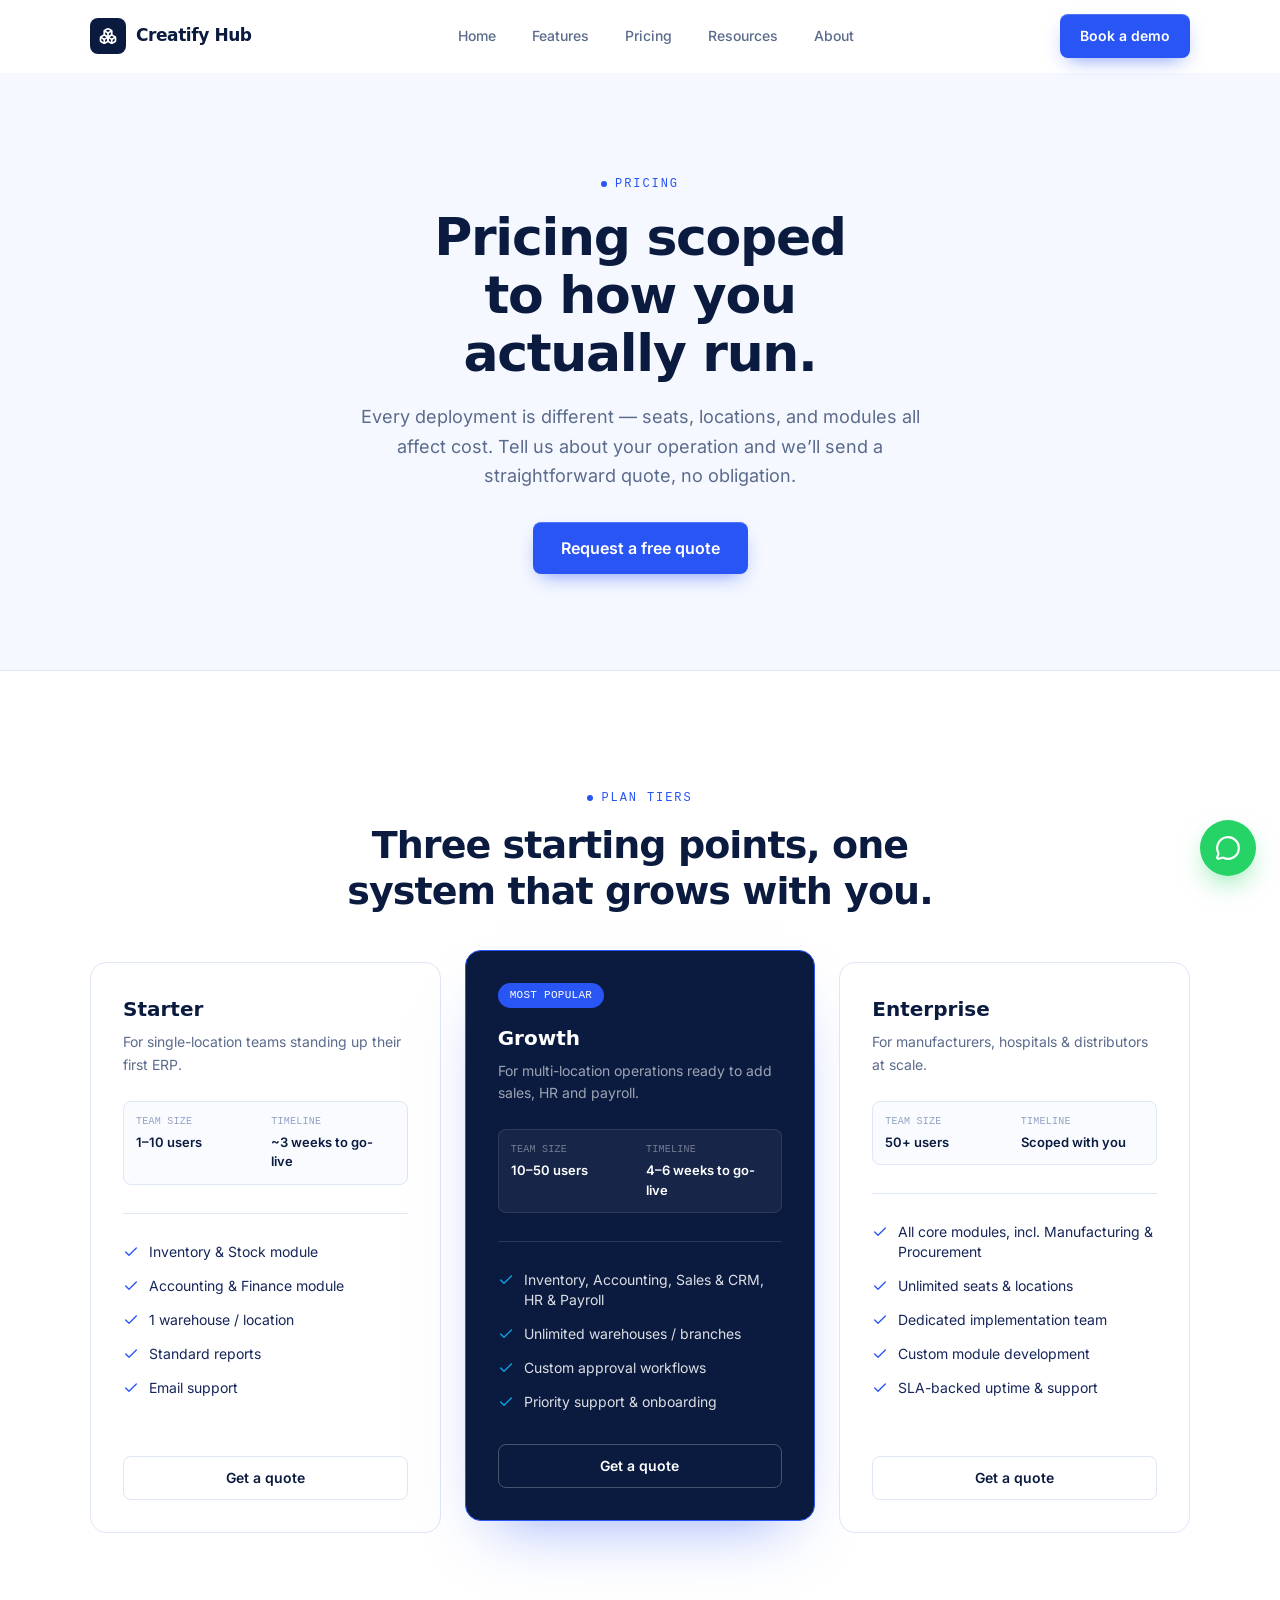
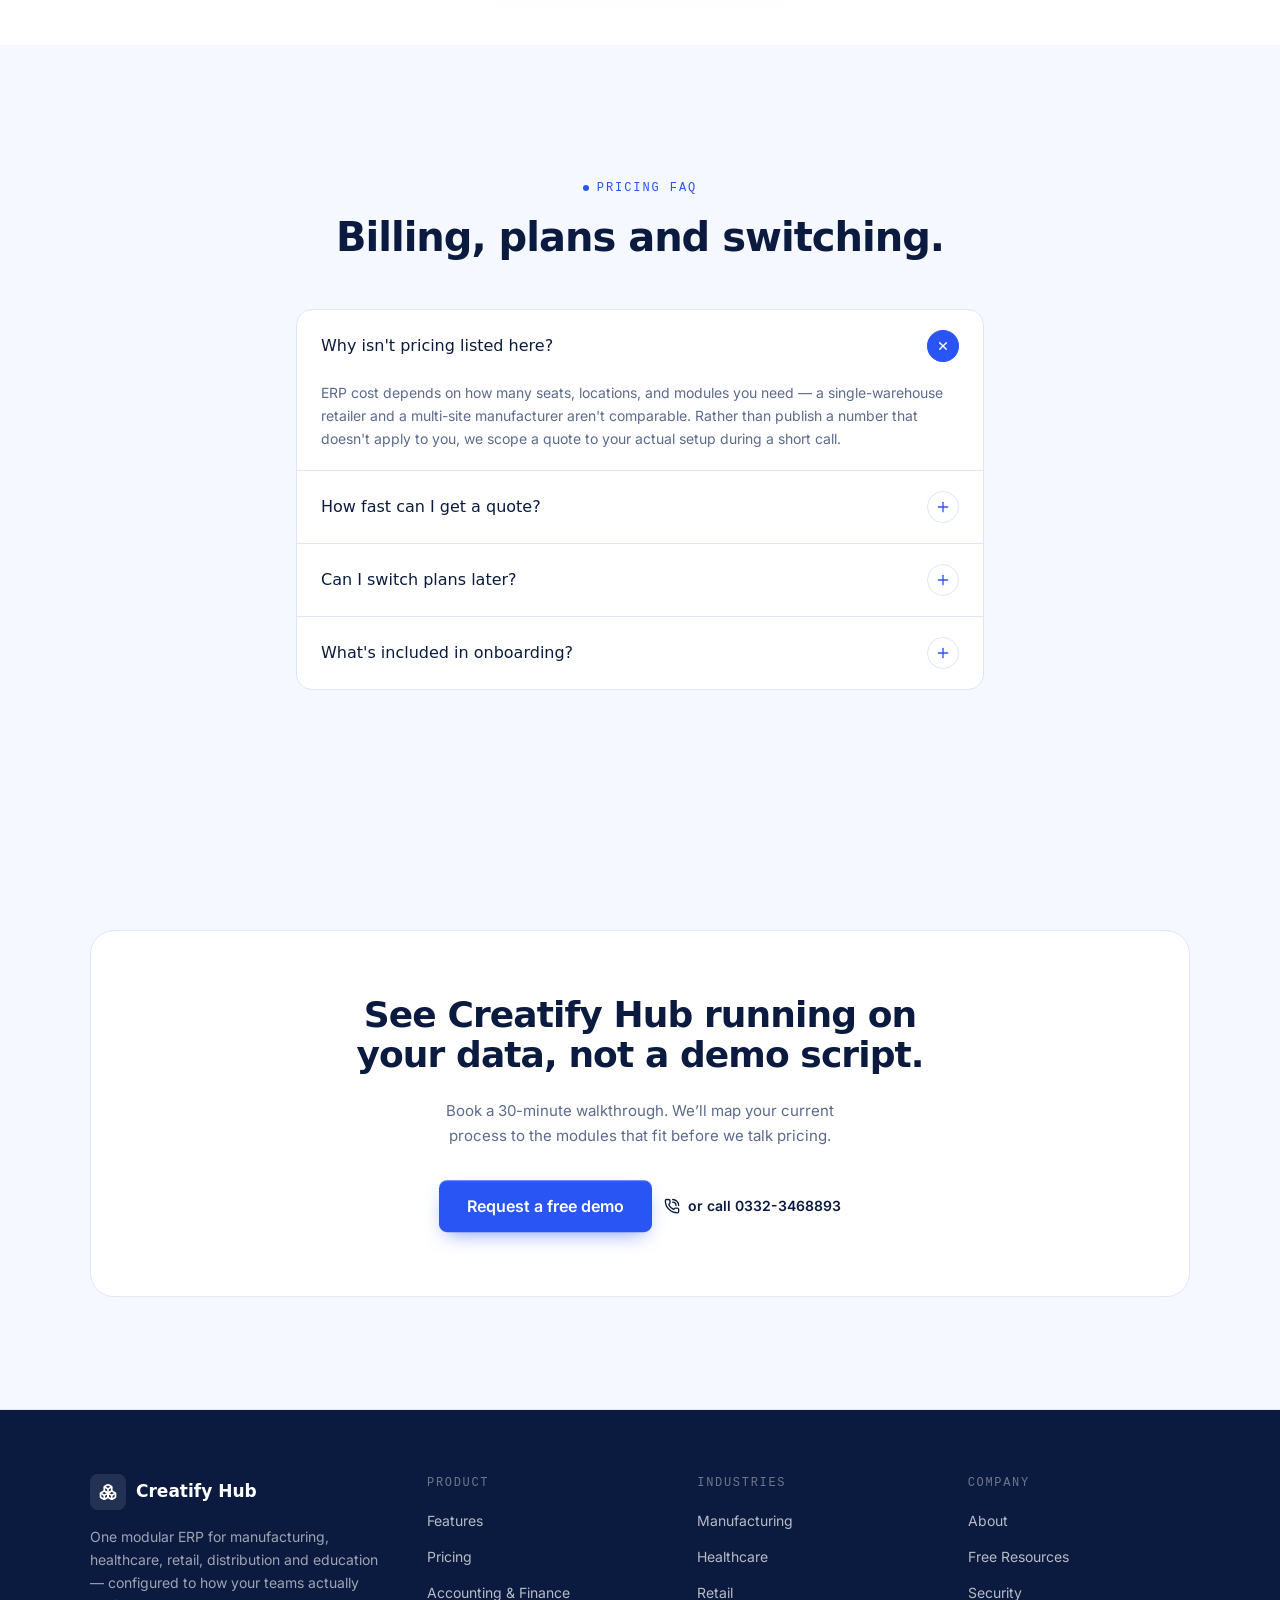
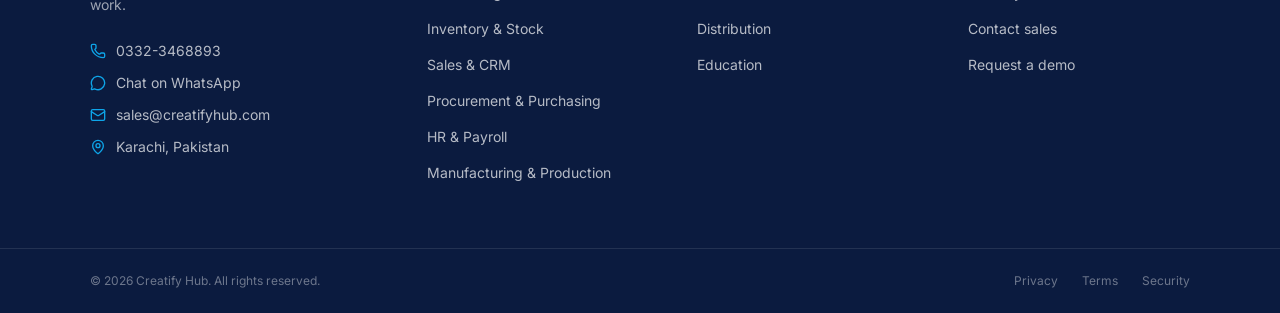
<file: pricing/index.html>
<!DOCTYPE html><html lang="en" class="spacegrotesk_93b55b63-module__l3Cz-a__variable inter_db956a7d-module__YkTeGq__variable plexmono_ed2c8ac7-module__XN8aia__variable h-full"><head><meta charSet="utf-8"/><meta name="viewport" content="width=device-width, initial-scale=1"/><link rel="preload" href="/_next/static/media/ibm_plex_mono_400-s.p.3xdfs0-p_zi4c.woff2" as="font" crossorigin="" type="font/woff2"/><link rel="preload" href="/_next/static/media/ibm_plex_mono_500-s.p.11q3guvgd1r20.woff2" as="font" crossorigin="" type="font/woff2"/><link rel="preload" href="/_next/static/media/inter_400-s.p.2qdljeg3s-lsl.woff2" as="font" crossorigin="" type="font/woff2"/><link rel="preload" href="/_next/static/media/inter_500-s.p.1d14jwmkqqa0f.woff2" as="font" crossorigin="" type="font/woff2"/><link rel="preload" href="/_next/static/media/inter_600-s.p.2dov6rjg62vru.woff2" as="font" crossorigin="" type="font/woff2"/><link rel="preload" href="/_next/static/media/inter_700-s.p.4421omqeymgmp.woff2" as="font" crossorigin="" type="font/woff2"/><link rel="preload" href="/_next/static/media/space_grotesk_500-s.p.33jdofnh71adk.woff2" as="font" crossorigin="" type="font/woff2"/><link rel="preload" href="/_next/static/media/space_grotesk_600-s.p.406z--bjzi1j-.woff2" as="font" crossorigin="" type="font/woff2"/><link rel="preload" href="/_next/static/media/space_grotesk_700-s.p.16tiaqjgzwdo4.woff2" as="font" crossorigin="" type="font/woff2"/><link rel="stylesheet" href="/_next/static/chunks/41hk50xzw694r.css" data-precedence="next"/><link rel="preload" as="script" fetchPriority="low" href="/_next/static/chunks/10qk6v6416kh8.js"/><script src="/_next/static/chunks/27jktro2p5rq9.js" async=""></script><script src="/_next/static/chunks/3hdj40qmts5sf.js" async=""></script><script src="/_next/static/chunks/3n2n0kdz7qf-n.js" async=""></script><script src="/_next/static/chunks/turbopack-1608wss-esh_f.js" async=""></script><script src="/_next/static/chunks/21lqcqcxeo2ns.js" async=""></script><script src="/_next/static/chunks/0t0tcqmdg_z3t.js" async=""></script><script src="/_next/static/chunks/14mrh2-p_w84d.js" async=""></script><script src="/_next/static/chunks/14j5jah-yezbh.js" async=""></script><script src="/_next/static/chunks/02pq149sfnsdw.js" async=""></script><meta name="next-size-adjust" content=""/><title>Pricing — Plans Scoped to Your Operation | Creatify Hub</title><meta name="description" content="Creatify Hub pricing is scoped to your team size and modules — Starter, Growth and Enterprise plans covering inventory, HR &amp; payroll, and custom modules. Request a free quote."/><meta name="author" content="Creatify Hub"/><meta name="keywords" content="ERP software,ERP for manufacturing,healthcare ERP,retail ERP,distribution ERP,inventory management software,HR and payroll software,accounting software,sales CRM software,procurement software,manufacturing ERP module,custom ERP modules,Creatify Hub"/><meta name="creator" content="Creatify Hub"/><meta name="robots" content="index, follow"/><meta name="googlebot" content="index, follow"/><link rel="canonical" href="https://www.creatifyhub.com/pricing/"/><meta property="og:title" content="Creatify Hub | Modular ERP for Growing Enterprises"/><meta property="og:description" content="One configurable ERP platform covering accounting, inventory, sales, procurement, HR &amp; payroll and manufacturing across manufacturing, healthcare, retail, distribution and education businesses."/><meta property="og:url" content="https://www.creatifyhub.com/"/><meta property="og:site_name" content="Creatify Hub"/><meta property="og:locale" content="en_US"/><meta property="og:image" content="https://www.creatifyhub.com/og-image.png"/><meta property="og:image:width" content="1200"/><meta property="og:image:height" content="630"/><meta property="og:image:alt" content="Creatify Hub ERP"/><meta property="og:type" content="website"/><meta name="twitter:card" content="summary_large_image"/><meta name="twitter:title" content="Creatify Hub | Modular ERP for Growing Enterprises"/><meta name="twitter:description" content="One configurable ERP platform covering accounting, inventory, sales, HR &amp; payroll and manufacturing."/><meta name="twitter:image" content="https://www.creatifyhub.com/og-image.png"/><link rel="icon" href="/icon.svg?icon.1qnvvyd85l1an.svg" sizes="any" type="image/svg+xml"/><script src="/_next/static/chunks/0cz1d0mv5g_q7.js" noModule=""></script></head><body class="flex min-h-full flex-col bg-white font-sans text-ink antialiased"><div hidden=""><!--$--><!--/$--></div><script type="application/ld+json">{"@context":"https://schema.org","@type":"Organization","name":"Creatify Hub","url":"https://www.creatifyhub.com","logo":"https://www.creatifyhub.com/logo.png","description":"Creatify Hub builds modular ERP software for manufacturing, healthcare, retail, distribution and education businesses.","contactPoint":[{"@type":"ContactPoint","telephone":"+92-332-3468893","contactType":"sales","areaServed":"PK","availableLanguage":["English","Urdu"]}],"sameAs":[]}</script><a href="#main-content" class="sr-only focus:not-sr-only focus:absolute focus:left-4 focus:top-4 focus:z-[100] focus:rounded-md focus:bg-primary focus:px-4 focus:py-2 focus:text-white">Skip to content</a><header class="sticky top-0 z-50 w-full border-b transition-colors duration-300 border-transparent bg-white/0"><div class="mx-auto flex h-18 max-w-[1180px] items-center justify-between px-6 py-4 md:px-10"><a class="flex items-center gap-2.5" aria-label="Creatify Hub home" href="/"><span class="flex h-9 w-9 items-center justify-center rounded-lg bg-ink text-white"><svg xmlns="http://www.w3.org/2000/svg" width="18" height="18" viewBox="0 0 24 24" fill="none" stroke="currentColor" stroke-width="2.25" stroke-linecap="round" stroke-linejoin="round" class="lucide lucide-boxes" aria-hidden="true"><path d="M2.97 12.92A2 2 0 0 0 2 14.63v3.24a2 2 0 0 0 .97 1.71l3 1.8a2 2 0 0 0 2.06 0L12 19v-5.5l-5-3-4.03 2.42Z"></path><path d="m7 16.5-4.74-2.85"></path><path d="m7 16.5 5-3"></path><path d="M7 16.5v5.17"></path><path d="M12 13.5V19l3.97 2.38a2 2 0 0 0 2.06 0l3-1.8a2 2 0 0 0 .97-1.71v-3.24a2 2 0 0 0-.97-1.71L17 10.5l-5 3Z"></path><path d="m17 16.5-5-3"></path><path d="m17 16.5 4.74-2.85"></path><path d="M17 16.5v5.17"></path><path d="M7.97 4.42A2 2 0 0 0 7 6.13v4.37l5 3 5-3V6.13a2 2 0 0 0-.97-1.71l-3-1.8a2 2 0 0 0-2.06 0l-3 1.8Z"></path><path d="M12 8 7.26 5.15"></path><path d="m12 8 4.74-2.85"></path><path d="M12 13.5V8"></path></svg></span><span class="font-display text-[17px] font-semibold tracking-tight text-ink">Creatify Hub</span></a><nav class="hidden items-center gap-1 md:flex" aria-label="Primary"><a class="relative rounded-md px-4 py-2 text-sm font-medium transition-colors text-slate hover:text-ink" href="/">Home</a><a class="relative rounded-md px-4 py-2 text-sm font-medium transition-colors text-slate hover:text-ink" href="/features/">Features</a><a class="relative rounded-md px-4 py-2 text-sm font-medium transition-colors text-slate hover:text-ink" href="/pricing/">Pricing</a><a class="relative rounded-md px-4 py-2 text-sm font-medium transition-colors text-slate hover:text-ink" href="/resources/">Resources</a><a class="relative rounded-md px-4 py-2 text-sm font-medium transition-colors text-slate hover:text-ink" href="/about/">About</a></nav><div class="hidden items-center gap-3 md:flex"><a href="/contact/"><button class="inline-flex items-center justify-center gap-2 whitespace-nowrap rounded-lg text-sm font-semibold transition-all duration-200 ease-out focus-visible:outline-none disabled:pointer-events-none disabled:opacity-50 bg-primary text-white shadow-[0_1px_0_rgba(255,255,255,0.2)_inset,0_8px_20px_-8px_rgba(41,85,245,0.65)] hover:bg-primary-dark hover:-translate-y-0.5 hover:shadow-[0_1px_0_rgba(255,255,255,0.2)_inset,0_14px_28px_-10px_rgba(41,85,245,0.75)] active:translate-y-0 h-11 px-5">Book a demo</button></a></div><button type="button" class="flex h-10 w-10 items-center justify-center rounded-md text-ink md:hidden" aria-label="Open menu" aria-expanded="false"><svg xmlns="http://www.w3.org/2000/svg" width="22" height="22" viewBox="0 0 24 24" fill="none" stroke="currentColor" stroke-width="2" stroke-linecap="round" stroke-linejoin="round" class="lucide lucide-menu" aria-hidden="true"><path d="M4 5h16"></path><path d="M4 12h16"></path><path d="M4 19h16"></path></svg></button></div></header><main id="main-content" class="flex-1"><section class="border-b border-line bg-paper py-20 md:py-24"><div class="mx-auto w-full px-6 md:px-10 max-w-2xl text-center"><span class="inline-flex items-center gap-2 font-data text-[12px] uppercase tracking-[0.16em] text-primary justify-center"><span class="h-1.5 w-1.5 rounded-full bg-primary"></span>Pricing</span><h1 class="mt-4 text-balance font-display text-4xl font-semibold tracking-tight text-ink md:text-[52px]">Pricing scoped to how you actually run.</h1><p class="mt-5 text-[16px] leading-relaxed text-slate md:text-lg">Every deployment is different — seats, locations, and modules all affect cost. Tell us about your operation and we’ll send a straightforward quote, no obligation.</p><div class="mt-8 flex justify-center"><a href="/contact/"><button class="inline-flex items-center justify-center gap-2 whitespace-nowrap rounded-lg font-semibold transition-all duration-200 ease-out focus-visible:outline-none disabled:pointer-events-none disabled:opacity-50 bg-primary text-white shadow-[0_1px_0_rgba(255,255,255,0.2)_inset,0_8px_20px_-8px_rgba(41,85,245,0.65)] hover:bg-primary-dark hover:-translate-y-0.5 hover:shadow-[0_1px_0_rgba(255,255,255,0.2)_inset,0_14px_28px_-10px_rgba(41,85,245,0.75)] active:translate-y-0 h-13 px-7 text-base">Request a free quote</button></a></div></div></section><section class="bg-white py-20 md:py-28"><div class="mx-auto w-full max-w-[1180px] px-6 md:px-10"><div class="mx-auto max-w-2xl text-center"><span class="inline-flex items-center gap-2 font-data text-[12px] uppercase tracking-[0.16em] text-primary justify-center"><span class="h-1.5 w-1.5 rounded-full bg-primary"></span>Plan tiers</span><h2 class="mt-4 text-balance font-display text-3xl font-semibold tracking-tight text-ink md:text-[38px]">Three starting points, one system that grows with you.</h2></div><div class="mt-12"><div class="grid gap-6 lg:grid-cols-3"><div style="opacity:0;transform:translateY(24px)"><div class="flex h-full flex-col rounded-2xl border p-8 transition-all duration-300 border-line bg-white hover:-translate-y-1 hover:shadow-[0_20px_44px_-30px_rgba(11,27,63,0.3)]"><h3 class="font-display text-xl font-semibold text-ink">Starter</h3><p class="mt-2 text-sm leading-relaxed text-slate">For single-location teams standing up their first ERP.</p><div class="mt-6 grid grid-cols-2 gap-3 rounded-lg border px-3 py-3 border-line bg-paper/60"><div><p class="font-data text-[10px] uppercase tracking-wide text-slate-light">Team size</p><p class="mt-1 text-[13px] font-semibold text-ink">1–10 users</p></div><div><p class="font-data text-[10px] uppercase tracking-wide text-slate-light">Timeline</p><p class="mt-1 text-[13px] font-semibold text-ink">~3 weeks to go-live</p></div></div><ul class="mt-7 flex-1 space-y-3.5 border-t pt-7" style="border-color:var(--color-line)"><li class="flex items-start gap-2.5 text-sm"><svg xmlns="http://www.w3.org/2000/svg" width="16" height="16" viewBox="0 0 24 24" fill="none" stroke="currentColor" stroke-width="2" stroke-linecap="round" stroke-linejoin="round" class="lucide lucide-check mt-0.5 shrink-0 text-primary" aria-hidden="true"><path d="M20 6 9 17l-5-5"></path></svg><span class="text-ink-soft">Inventory &amp; Stock module</span></li><li class="flex items-start gap-2.5 text-sm"><svg xmlns="http://www.w3.org/2000/svg" width="16" height="16" viewBox="0 0 24 24" fill="none" stroke="currentColor" stroke-width="2" stroke-linecap="round" stroke-linejoin="round" class="lucide lucide-check mt-0.5 shrink-0 text-primary" aria-hidden="true"><path d="M20 6 9 17l-5-5"></path></svg><span class="text-ink-soft">Accounting &amp; Finance module</span></li><li class="flex items-start gap-2.5 text-sm"><svg xmlns="http://www.w3.org/2000/svg" width="16" height="16" viewBox="0 0 24 24" fill="none" stroke="currentColor" stroke-width="2" stroke-linecap="round" stroke-linejoin="round" class="lucide lucide-check mt-0.5 shrink-0 text-primary" aria-hidden="true"><path d="M20 6 9 17l-5-5"></path></svg><span class="text-ink-soft">1 warehouse / location</span></li><li class="flex items-start gap-2.5 text-sm"><svg xmlns="http://www.w3.org/2000/svg" width="16" height="16" viewBox="0 0 24 24" fill="none" stroke="currentColor" stroke-width="2" stroke-linecap="round" stroke-linejoin="round" class="lucide lucide-check mt-0.5 shrink-0 text-primary" aria-hidden="true"><path d="M20 6 9 17l-5-5"></path></svg><span class="text-ink-soft">Standard reports</span></li><li class="flex items-start gap-2.5 text-sm"><svg xmlns="http://www.w3.org/2000/svg" width="16" height="16" viewBox="0 0 24 24" fill="none" stroke="currentColor" stroke-width="2" stroke-linecap="round" stroke-linejoin="round" class="lucide lucide-check mt-0.5 shrink-0 text-primary" aria-hidden="true"><path d="M20 6 9 17l-5-5"></path></svg><span class="text-ink-soft">Email support</span></li></ul><a class="mt-8" href="/contact/"><button class="inline-flex items-center justify-center gap-2 whitespace-nowrap rounded-lg text-sm font-semibold transition-all duration-200 ease-out focus-visible:outline-none disabled:pointer-events-none disabled:opacity-50 bg-white text-ink border border-line hover:border-primary/40 hover:-translate-y-0.5 hover:shadow-[0_10px_24px_-14px_rgba(11,27,63,0.35)] active:translate-y-0 h-11 px-5 w-full">Get a quote</button></a></div></div><div style="opacity:0;transform:translateY(24px)"><div class="flex h-full flex-col rounded-2xl border p-8 transition-all duration-300 border-primary bg-ink text-white shadow-[0_30px_60px_-30px_rgba(41,85,245,0.5)] lg:-translate-y-3"><span class="mb-4 w-fit rounded-full bg-primary px-3 py-1 font-data text-[11px] uppercase tracking-wide text-white">Most popular</span><h3 class="font-display text-xl font-semibold text-white">Growth</h3><p class="mt-2 text-sm leading-relaxed text-white/60">For multi-location operations ready to add sales, HR and payroll.</p><div class="mt-6 grid grid-cols-2 gap-3 rounded-lg border px-3 py-3 border-white/10 bg-white/5"><div><p class="font-data text-[10px] uppercase tracking-wide text-white/40">Team size</p><p class="mt-1 text-[13px] font-semibold text-white">10–50 users</p></div><div><p class="font-data text-[10px] uppercase tracking-wide text-white/40">Timeline</p><p class="mt-1 text-[13px] font-semibold text-white">4–6 weeks to go-live</p></div></div><ul class="mt-7 flex-1 space-y-3.5 border-t pt-7" style="border-color:rgba(255,255,255,0.12)"><li class="flex items-start gap-2.5 text-sm"><svg xmlns="http://www.w3.org/2000/svg" width="16" height="16" viewBox="0 0 24 24" fill="none" stroke="currentColor" stroke-width="2" stroke-linecap="round" stroke-linejoin="round" class="lucide lucide-check mt-0.5 shrink-0 text-cyan" aria-hidden="true"><path d="M20 6 9 17l-5-5"></path></svg><span class="text-white/85">Inventory, Accounting, Sales &amp; CRM, HR &amp; Payroll</span></li><li class="flex items-start gap-2.5 text-sm"><svg xmlns="http://www.w3.org/2000/svg" width="16" height="16" viewBox="0 0 24 24" fill="none" stroke="currentColor" stroke-width="2" stroke-linecap="round" stroke-linejoin="round" class="lucide lucide-check mt-0.5 shrink-0 text-cyan" aria-hidden="true"><path d="M20 6 9 17l-5-5"></path></svg><span class="text-white/85">Unlimited warehouses / branches</span></li><li class="flex items-start gap-2.5 text-sm"><svg xmlns="http://www.w3.org/2000/svg" width="16" height="16" viewBox="0 0 24 24" fill="none" stroke="currentColor" stroke-width="2" stroke-linecap="round" stroke-linejoin="round" class="lucide lucide-check mt-0.5 shrink-0 text-cyan" aria-hidden="true"><path d="M20 6 9 17l-5-5"></path></svg><span class="text-white/85">Custom approval workflows</span></li><li class="flex items-start gap-2.5 text-sm"><svg xmlns="http://www.w3.org/2000/svg" width="16" height="16" viewBox="0 0 24 24" fill="none" stroke="currentColor" stroke-width="2" stroke-linecap="round" stroke-linejoin="round" class="lucide lucide-check mt-0.5 shrink-0 text-cyan" aria-hidden="true"><path d="M20 6 9 17l-5-5"></path></svg><span class="text-white/85">Priority support &amp; onboarding</span></li></ul><a class="mt-8" href="/contact/"><button class="inline-flex items-center justify-center gap-2 whitespace-nowrap rounded-lg text-sm font-semibold transition-all duration-200 ease-out focus-visible:outline-none disabled:pointer-events-none disabled:opacity-50 border border-white/25 text-white hover:bg-white/10 hover:-translate-y-0.5 h-11 px-5 w-full">Get a quote</button></a></div></div><div style="opacity:0;transform:translateY(24px)"><div class="flex h-full flex-col rounded-2xl border p-8 transition-all duration-300 border-line bg-white hover:-translate-y-1 hover:shadow-[0_20px_44px_-30px_rgba(11,27,63,0.3)]"><h3 class="font-display text-xl font-semibold text-ink">Enterprise</h3><p class="mt-2 text-sm leading-relaxed text-slate">For manufacturers, hospitals &amp; distributors at scale.</p><div class="mt-6 grid grid-cols-2 gap-3 rounded-lg border px-3 py-3 border-line bg-paper/60"><div><p class="font-data text-[10px] uppercase tracking-wide text-slate-light">Team size</p><p class="mt-1 text-[13px] font-semibold text-ink">50+ users</p></div><div><p class="font-data text-[10px] uppercase tracking-wide text-slate-light">Timeline</p><p class="mt-1 text-[13px] font-semibold text-ink">Scoped with you</p></div></div><ul class="mt-7 flex-1 space-y-3.5 border-t pt-7" style="border-color:var(--color-line)"><li class="flex items-start gap-2.5 text-sm"><svg xmlns="http://www.w3.org/2000/svg" width="16" height="16" viewBox="0 0 24 24" fill="none" stroke="currentColor" stroke-width="2" stroke-linecap="round" stroke-linejoin="round" class="lucide lucide-check mt-0.5 shrink-0 text-primary" aria-hidden="true"><path d="M20 6 9 17l-5-5"></path></svg><span class="text-ink-soft">All core modules, incl. Manufacturing &amp; Procurement</span></li><li class="flex items-start gap-2.5 text-sm"><svg xmlns="http://www.w3.org/2000/svg" width="16" height="16" viewBox="0 0 24 24" fill="none" stroke="currentColor" stroke-width="2" stroke-linecap="round" stroke-linejoin="round" class="lucide lucide-check mt-0.5 shrink-0 text-primary" aria-hidden="true"><path d="M20 6 9 17l-5-5"></path></svg><span class="text-ink-soft">Unlimited seats &amp; locations</span></li><li class="flex items-start gap-2.5 text-sm"><svg xmlns="http://www.w3.org/2000/svg" width="16" height="16" viewBox="0 0 24 24" fill="none" stroke="currentColor" stroke-width="2" stroke-linecap="round" stroke-linejoin="round" class="lucide lucide-check mt-0.5 shrink-0 text-primary" aria-hidden="true"><path d="M20 6 9 17l-5-5"></path></svg><span class="text-ink-soft">Dedicated implementation team</span></li><li class="flex items-start gap-2.5 text-sm"><svg xmlns="http://www.w3.org/2000/svg" width="16" height="16" viewBox="0 0 24 24" fill="none" stroke="currentColor" stroke-width="2" stroke-linecap="round" stroke-linejoin="round" class="lucide lucide-check mt-0.5 shrink-0 text-primary" aria-hidden="true"><path d="M20 6 9 17l-5-5"></path></svg><span class="text-ink-soft">Custom module development</span></li><li class="flex items-start gap-2.5 text-sm"><svg xmlns="http://www.w3.org/2000/svg" width="16" height="16" viewBox="0 0 24 24" fill="none" stroke="currentColor" stroke-width="2" stroke-linecap="round" stroke-linejoin="round" class="lucide lucide-check mt-0.5 shrink-0 text-primary" aria-hidden="true"><path d="M20 6 9 17l-5-5"></path></svg><span class="text-ink-soft">SLA-backed uptime &amp; support</span></li></ul><a class="mt-8" href="/contact/"><button class="inline-flex items-center justify-center gap-2 whitespace-nowrap rounded-lg text-sm font-semibold transition-all duration-200 ease-out focus-visible:outline-none disabled:pointer-events-none disabled:opacity-50 bg-white text-ink border border-line hover:border-primary/40 hover:-translate-y-0.5 hover:shadow-[0_10px_24px_-14px_rgba(11,27,63,0.35)] active:translate-y-0 h-11 px-5 w-full">Get a quote</button></a></div></div></div></div></div></section><section class="bg-paper py-24 md:py-32"><div class="mx-auto w-full px-6 md:px-10 max-w-3xl"><div class="text-center"><span class="inline-flex items-center gap-2 font-data text-[12px] uppercase tracking-[0.16em] text-primary justify-center"><span class="h-1.5 w-1.5 rounded-full bg-primary"></span>Pricing FAQ</span><h2 class="mt-4 font-display text-3xl font-semibold tracking-tight text-ink md:text-[40px]">Billing, plans and switching.</h2></div><div class="mt-12"><div class="divide-y divide-line rounded-2xl border border-line bg-white"><div><h3><button id="_R_4qnpf9b_-button-0" type="button" aria-expanded="true" aria-controls="_R_4qnpf9b_-panel-0" class="flex w-full items-center justify-between gap-4 px-6 py-5 text-left"><span class="font-display text-[15px] font-medium text-ink md:text-base">Why isn&#x27;t pricing listed here?</span><span class="flex h-8 w-8 shrink-0 items-center justify-center rounded-full border transition-transform duration-300 rotate-45 bg-primary text-white border-primary"><svg xmlns="http://www.w3.org/2000/svg" width="16" height="16" viewBox="0 0 24 24" fill="none" stroke="currentColor" stroke-width="2" stroke-linecap="round" stroke-linejoin="round" class="lucide lucide-plus" aria-hidden="true"><path d="M5 12h14"></path><path d="M12 5v14"></path></svg></span></button></h3><div id="_R_4qnpf9b_-panel-0" role="region" aria-labelledby="_R_4qnpf9b_-button-0" class="overflow-hidden" style="height:auto;opacity:1"><p class="px-6 pb-5 text-sm leading-relaxed text-slate">ERP cost depends on how many seats, locations, and modules you need — a single-warehouse retailer and a multi-site manufacturer aren&#x27;t comparable. Rather than publish a number that doesn&#x27;t apply to you, we scope a quote to your actual setup during a short call.</p></div></div><div><h3><button id="_R_4qnpf9b_-button-1" type="button" aria-expanded="false" aria-controls="_R_4qnpf9b_-panel-1" class="flex w-full items-center justify-between gap-4 px-6 py-5 text-left"><span class="font-display text-[15px] font-medium text-ink md:text-base">How fast can I get a quote?</span><span class="flex h-8 w-8 shrink-0 items-center justify-center rounded-full border border-line text-primary transition-transform duration-300"><svg xmlns="http://www.w3.org/2000/svg" width="16" height="16" viewBox="0 0 24 24" fill="none" stroke="currentColor" stroke-width="2" stroke-linecap="round" stroke-linejoin="round" class="lucide lucide-plus" aria-hidden="true"><path d="M5 12h14"></path><path d="M12 5v14"></path></svg></span></button></h3></div><div><h3><button id="_R_4qnpf9b_-button-2" type="button" aria-expanded="false" aria-controls="_R_4qnpf9b_-panel-2" class="flex w-full items-center justify-between gap-4 px-6 py-5 text-left"><span class="font-display text-[15px] font-medium text-ink md:text-base">Can I switch plans later?</span><span class="flex h-8 w-8 shrink-0 items-center justify-center rounded-full border border-line text-primary transition-transform duration-300"><svg xmlns="http://www.w3.org/2000/svg" width="16" height="16" viewBox="0 0 24 24" fill="none" stroke="currentColor" stroke-width="2" stroke-linecap="round" stroke-linejoin="round" class="lucide lucide-plus" aria-hidden="true"><path d="M5 12h14"></path><path d="M12 5v14"></path></svg></span></button></h3></div><div><h3><button id="_R_4qnpf9b_-button-3" type="button" aria-expanded="false" aria-controls="_R_4qnpf9b_-panel-3" class="flex w-full items-center justify-between gap-4 px-6 py-5 text-left"><span class="font-display text-[15px] font-medium text-ink md:text-base">What&#x27;s included in onboarding?</span><span class="flex h-8 w-8 shrink-0 items-center justify-center rounded-full border border-line text-primary transition-transform duration-300"><svg xmlns="http://www.w3.org/2000/svg" width="16" height="16" viewBox="0 0 24 24" fill="none" stroke="currentColor" stroke-width="2" stroke-linecap="round" stroke-linejoin="round" class="lucide lucide-plus" aria-hidden="true"><path d="M5 12h14"></path><path d="M12 5v14"></path></svg></span></button></h3></div></div></div></div></section><section class="bg-paper py-24 md:py-28"><div class="mx-auto w-full max-w-[1180px] px-6 md:px-10"><div style="opacity:0;transform:translateY(24px)"><div class="flex flex-col items-center gap-6 rounded-3xl border border-line bg-white px-8 py-16 text-center md:px-16"><h2 class="max-w-xl text-balance font-display text-3xl font-semibold tracking-tight text-ink md:text-4xl">See Creatify Hub running on your data, not a demo script.</h2><p class="max-w-md text-[15px] leading-relaxed text-slate">Book a 30-minute walkthrough. We’ll map your current process to the modules that fit before we talk pricing.</p><div class="mt-2 flex flex-col items-center gap-3 sm:flex-row"><a href="/contact/"><button class="inline-flex items-center justify-center gap-2 whitespace-nowrap rounded-lg font-semibold transition-all duration-200 ease-out focus-visible:outline-none disabled:pointer-events-none disabled:opacity-50 bg-primary text-white shadow-[0_1px_0_rgba(255,255,255,0.2)_inset,0_8px_20px_-8px_rgba(41,85,245,0.65)] hover:bg-primary-dark hover:-translate-y-0.5 hover:shadow-[0_1px_0_rgba(255,255,255,0.2)_inset,0_14px_28px_-10px_rgba(41,85,245,0.75)] active:translate-y-0 h-13 px-7 text-base">Request a free demo</button></a><a href="tel:03323468893" class="inline-flex items-center gap-2 text-sm font-semibold text-ink hover:text-primary"><svg xmlns="http://www.w3.org/2000/svg" width="16" height="16" viewBox="0 0 24 24" fill="none" stroke="currentColor" stroke-width="2" stroke-linecap="round" stroke-linejoin="round" class="lucide lucide-phone-call" aria-hidden="true"><path d="M13 2a9 9 0 0 1 9 9"></path><path d="M13 6a5 5 0 0 1 5 5"></path><path d="M13.832 16.568a1 1 0 0 0 1.213-.303l.355-.465A2 2 0 0 1 17 15h3a2 2 0 0 1 2 2v3a2 2 0 0 1-2 2A18 18 0 0 1 2 4a2 2 0 0 1 2-2h3a2 2 0 0 1 2 2v3a2 2 0 0 1-.8 1.6l-.468.351a1 1 0 0 0-.292 1.233 14 14 0 0 0 6.392 6.384"></path></svg> or call 0332-3468893</a></div></div></div></div></section><!--$--><!--/$--></main><footer class="border-t border-line bg-ink text-white"><div class="mx-auto w-full max-w-[1180px] px-6 md:px-10 grid gap-12 py-16 md:grid-cols-[1.3fr_1fr_1fr_1fr]"><div><a class="flex items-center gap-2.5" href="/"><span class="flex h-9 w-9 items-center justify-center rounded-lg bg-white/10"><svg xmlns="http://www.w3.org/2000/svg" width="18" height="18" viewBox="0 0 24 24" fill="none" stroke="currentColor" stroke-width="2.25" stroke-linecap="round" stroke-linejoin="round" class="lucide lucide-boxes" aria-hidden="true"><path d="M2.97 12.92A2 2 0 0 0 2 14.63v3.24a2 2 0 0 0 .97 1.71l3 1.8a2 2 0 0 0 2.06 0L12 19v-5.5l-5-3-4.03 2.42Z"></path><path d="m7 16.5-4.74-2.85"></path><path d="m7 16.5 5-3"></path><path d="M7 16.5v5.17"></path><path d="M12 13.5V19l3.97 2.38a2 2 0 0 0 2.06 0l3-1.8a2 2 0 0 0 .97-1.71v-3.24a2 2 0 0 0-.97-1.71L17 10.5l-5 3Z"></path><path d="m17 16.5-5-3"></path><path d="m17 16.5 4.74-2.85"></path><path d="M17 16.5v5.17"></path><path d="M7.97 4.42A2 2 0 0 0 7 6.13v4.37l5 3 5-3V6.13a2 2 0 0 0-.97-1.71l-3-1.8a2 2 0 0 0-2.06 0l-3 1.8Z"></path><path d="M12 8 7.26 5.15"></path><path d="m12 8 4.74-2.85"></path><path d="M12 13.5V8"></path></svg></span><span class="font-display text-[17px] font-semibold">Creatify Hub</span></a><p class="mt-4 max-w-xs text-sm leading-relaxed text-white/60">One modular ERP for manufacturing, healthcare, retail, distribution and education — configured to how your teams actually work.</p><div class="mt-6 space-y-3 text-sm text-white/70"><a href="tel:03323468893" class="flex items-center gap-2.5 hover:text-white"><svg xmlns="http://www.w3.org/2000/svg" width="16" height="16" viewBox="0 0 24 24" fill="none" stroke="currentColor" stroke-width="2" stroke-linecap="round" stroke-linejoin="round" class="lucide lucide-phone text-cyan" aria-hidden="true"><path d="M13.832 16.568a1 1 0 0 0 1.213-.303l.355-.465A2 2 0 0 1 17 15h3a2 2 0 0 1 2 2v3a2 2 0 0 1-2 2A18 18 0 0 1 2 4a2 2 0 0 1 2-2h3a2 2 0 0 1 2 2v3a2 2 0 0 1-.8 1.6l-.468.351a1 1 0 0 0-.292 1.233 14 14 0 0 0 6.392 6.384"></path></svg> 0332-3468893</a><a href="https://wa.me/923323468893?text=Hi%2C%20I%27d%20like%20to%20know%20more%20about%20Creatify%20Hub." target="_blank" rel="noopener noreferrer" class="flex items-center gap-2.5 hover:text-white"><svg xmlns="http://www.w3.org/2000/svg" width="16" height="16" viewBox="0 0 24 24" fill="none" stroke="currentColor" stroke-width="2" stroke-linecap="round" stroke-linejoin="round" class="lucide lucide-message-circle text-cyan" aria-hidden="true"><path d="M2.992 16.342a2 2 0 0 1 .094 1.167l-1.065 3.29a1 1 0 0 0 1.236 1.168l3.413-.998a2 2 0 0 1 1.099.092 10 10 0 1 0-4.777-4.719"></path></svg> Chat on WhatsApp</a><a href="mailto:sales@creatifyhub.com" class="flex items-center gap-2.5 hover:text-white"><svg xmlns="http://www.w3.org/2000/svg" width="16" height="16" viewBox="0 0 24 24" fill="none" stroke="currentColor" stroke-width="2" stroke-linecap="round" stroke-linejoin="round" class="lucide lucide-mail text-cyan" aria-hidden="true"><path d="m22 7-8.991 5.727a2 2 0 0 1-2.009 0L2 7"></path><rect x="2" y="4" width="20" height="16" rx="2"></rect></svg> sales@creatifyhub.com</a><p class="flex items-center gap-2.5"><svg xmlns="http://www.w3.org/2000/svg" width="16" height="16" viewBox="0 0 24 24" fill="none" stroke="currentColor" stroke-width="2" stroke-linecap="round" stroke-linejoin="round" class="lucide lucide-map-pin text-cyan" aria-hidden="true"><path d="M20 10c0 4.993-5.539 10.193-7.399 11.799a1 1 0 0 1-1.202 0C9.539 20.193 4 14.993 4 10a8 8 0 0 1 16 0"></path><circle cx="12" cy="10" r="3"></circle></svg> Karachi, Pakistan</p></div></div><nav aria-label="Product"><h3 class="font-data text-[12px] uppercase tracking-[0.14em] text-white/40">Product</h3><ul class="mt-4 space-y-3"><li><a class="text-sm text-white/70 hover:text-white" href="/features/">Features</a></li><li><a class="text-sm text-white/70 hover:text-white" href="/pricing/">Pricing</a></li><li><a class="text-sm text-white/70 hover:text-white" href="/features/#accounting">Accounting &amp; Finance</a></li><li><a class="text-sm text-white/70 hover:text-white" href="/features/#inventory">Inventory &amp; Stock</a></li><li><a class="text-sm text-white/70 hover:text-white" href="/features/#sales-crm">Sales &amp; CRM</a></li><li><a class="text-sm text-white/70 hover:text-white" href="/features/#procurement">Procurement &amp; Purchasing</a></li><li><a class="text-sm text-white/70 hover:text-white" href="/features/#hr-payroll">HR &amp; Payroll</a></li><li><a class="text-sm text-white/70 hover:text-white" href="/features/#production">Manufacturing &amp; Production</a></li></ul></nav><nav aria-label="Industries"><h3 class="font-data text-[12px] uppercase tracking-[0.14em] text-white/40">Industries</h3><ul class="mt-4 space-y-3"><li><a class="text-sm text-white/70 hover:text-white" href="/features/#manufacturing">Manufacturing</a></li><li><a class="text-sm text-white/70 hover:text-white" href="/features/#healthcare">Healthcare</a></li><li><a class="text-sm text-white/70 hover:text-white" href="/features/#retail">Retail</a></li><li><a class="text-sm text-white/70 hover:text-white" href="/features/#distribution">Distribution</a></li><li><a class="text-sm text-white/70 hover:text-white" href="/features/#education">Education</a></li></ul></nav><nav aria-label="Company"><h3 class="font-data text-[12px] uppercase tracking-[0.14em] text-white/40">Company</h3><ul class="mt-4 space-y-3"><li><a class="text-sm text-white/70 hover:text-white" href="/about/">About</a></li><li><a class="text-sm text-white/70 hover:text-white" href="/resources/">Free Resources</a></li><li><a class="text-sm text-white/70 hover:text-white" href="/security/">Security</a></li><li><a class="text-sm text-white/70 hover:text-white" href="/contact/">Contact sales</a></li><li><a class="text-sm text-white/70 hover:text-white" href="/contact/">Request a demo</a></li></ul></nav></div><div class="border-t border-white/10 pb-20 md:pb-0"><div class="mx-auto w-full max-w-[1180px] px-6 md:px-10 flex flex-col items-center justify-between gap-4 py-6 text-xs text-white/40 md:flex-row"><p>© <!-- -->2026<!-- --> Creatify Hub. All rights reserved.</p><div class="flex gap-6"><a class="hover:text-white/70" href="/privacy/">Privacy</a><a class="hover:text-white/70" href="/terms/">Terms</a><a class="hover:text-white/70" href="/security/">Security</a></div></div></div></footer><div class="fixed inset-x-0 bottom-0 z-40 flex items-center gap-2 border-t border-line bg-white/95 px-4 py-3 backdrop-blur-md md:hidden"><a href="tel:03323468893" aria-label="Call Creatify Hub" class="flex h-11 w-11 shrink-0 items-center justify-center rounded-lg border border-line text-ink"><svg xmlns="http://www.w3.org/2000/svg" width="18" height="18" viewBox="0 0 24 24" fill="none" stroke="currentColor" stroke-width="2" stroke-linecap="round" stroke-linejoin="round" class="lucide lucide-phone-call" aria-hidden="true"><path d="M13 2a9 9 0 0 1 9 9"></path><path d="M13 6a5 5 0 0 1 5 5"></path><path d="M13.832 16.568a1 1 0 0 0 1.213-.303l.355-.465A2 2 0 0 1 17 15h3a2 2 0 0 1 2 2v3a2 2 0 0 1-2 2A18 18 0 0 1 2 4a2 2 0 0 1 2-2h3a2 2 0 0 1 2 2v3a2 2 0 0 1-.8 1.6l-.468.351a1 1 0 0 0-.292 1.233 14 14 0 0 0 6.392 6.384"></path></svg></a><a href="https://wa.me/923323468893?text=Hi%2C%20I%27d%20like%20to%20know%20more%20about%20Creatify%20Hub." target="_blank" rel="noopener noreferrer" aria-label="Chat with us on WhatsApp" class="flex h-11 w-11 shrink-0 items-center justify-center rounded-lg border border-line text-[#25D366]"><svg xmlns="http://www.w3.org/2000/svg" width="18" height="18" viewBox="0 0 24 24" fill="none" stroke="currentColor" stroke-width="2" stroke-linecap="round" stroke-linejoin="round" class="lucide lucide-message-circle" aria-hidden="true"><path d="M2.992 16.342a2 2 0 0 1 .094 1.167l-1.065 3.29a1 1 0 0 0 1.236 1.168l3.413-.998a2 2 0 0 1 1.099.092 10 10 0 1 0-4.777-4.719"></path></svg></a><a class="flex-1" href="/contact/"><button class="inline-flex items-center justify-center gap-2 whitespace-nowrap rounded-lg text-sm font-semibold transition-all duration-200 ease-out focus-visible:outline-none disabled:pointer-events-none disabled:opacity-50 bg-primary text-white shadow-[0_1px_0_rgba(255,255,255,0.2)_inset,0_8px_20px_-8px_rgba(41,85,245,0.65)] hover:bg-primary-dark hover:-translate-y-0.5 hover:shadow-[0_1px_0_rgba(255,255,255,0.2)_inset,0_14px_28px_-10px_rgba(41,85,245,0.75)] active:translate-y-0 h-11 px-5 w-full">Book a demo</button></a></div><a href="https://wa.me/923323468893?text=Hi%2C%20I%27d%20like%20to%20know%20more%20about%20Creatify%20Hub." target="_blank" rel="noopener noreferrer" aria-label="Chat with Creatify Hub on WhatsApp" class="fixed bottom-6 right-6 z-40 hidden h-14 w-14 items-center justify-center rounded-full bg-[#25D366] text-white shadow-[0_12px_28px_-8px_rgba(37,211,102,0.6)] transition-transform duration-200 hover:scale-105 md:flex"><svg xmlns="http://www.w3.org/2000/svg" width="26" height="26" viewBox="0 0 24 24" fill="none" stroke="currentColor" stroke-width="2" stroke-linecap="round" stroke-linejoin="round" class="lucide lucide-message-circle text-white" aria-hidden="true"><path d="M2.992 16.342a2 2 0 0 1 .094 1.167l-1.065 3.29a1 1 0 0 0 1.236 1.168l3.413-.998a2 2 0 0 1 1.099.092 10 10 0 1 0-4.777-4.719"></path></svg></a><div class="fixed bottom-6 left-6 z-30 hidden max-w-xs md:block"></div><script src="/_next/static/chunks/10qk6v6416kh8.js" id="_R_" async=""></script><script>(self.__next_f=self.__next_f||[]).push([0])</script><script>self.__next_f.push([1,"1:\"$Sreact.fragment\"\n2:I[69342,[\"/_next/static/chunks/21lqcqcxeo2ns.js\",\"/_next/static/chunks/0t0tcqmdg_z3t.js\",\"/_next/static/chunks/14mrh2-p_w84d.js\",\"/_next/static/chunks/14j5jah-yezbh.js\"],\"default\"]\n3:I[39756,[\"/_next/static/chunks/21lqcqcxeo2ns.js\",\"/_next/static/chunks/0t0tcqmdg_z3t.js\",\"/_next/static/chunks/14mrh2-p_w84d.js\",\"/_next/static/chunks/14j5jah-yezbh.js\"],\"default\"]\n4:I[37457,[\"/_next/static/chunks/21lqcqcxeo2ns.js\",\"/_next/static/chunks/0t0tcqmdg_z3t.js\",\"/_next/static/chunks/14mrh2-p_w84d.js\",\"/_next/static/chunks/14j5jah-yezbh.js\"],\"default\"]\n5:I[22016,[\"/_next/static/chunks/21lqcqcxeo2ns.js\",\"/_next/static/chunks/0t0tcqmdg_z3t.js\",\"/_next/static/chunks/14mrh2-p_w84d.js\",\"/_next/static/chunks/14j5jah-yezbh.js\",\"/_next/static/chunks/02pq149sfnsdw.js\"],\"\"]\n6:I[5014,[\"/_next/static/chunks/21lqcqcxeo2ns.js\",\"/_next/static/chunks/0t0tcqmdg_z3t.js\",\"/_next/static/chunks/14mrh2-p_w84d.js\",\"/_next/static/chunks/14j5jah-yezbh.js\",\"/_next/static/chunks/02pq149sfnsdw.js\"],\"default\"]\n16:I[68027,[\"/_next/static/chunks/21lqcqcxeo2ns.js\",\"/_next/static/chunks/0t0tcqmdg_z3t.js\",\"/_next/static/chunks/14mrh2-p_w84d.js\",\"/_next/static/chunks/14j5jah-yezbh.js\"],\"default\",1]\n:HL[\"/_next/static/chunks/41hk50xzw694r.css\",\"style\"]\n:HL[\"/_next/static/media/ibm_plex_mono_400-s.p.3xdfs0-p_zi4c.woff2\",\"font\",{\"crossOrigin\":\"\",\"type\":\"font/woff2\"}]\n:HL[\"/_next/static/media/ibm_plex_mono_500-s.p.11q3guvgd1r20.woff2\",\"font\",{\"crossOrigin\":\"\",\"type\":\"font/woff2\"}]\n:HL[\"/_next/static/media/inter_400-s.p.2qdljeg3s-lsl.woff2\",\"font\",{\"crossOrigin\":\"\",\"type\":\"font/woff2\"}]\n:HL[\"/_next/static/media/inter_500-s.p.1d14jwmkqqa0f.woff2\",\"font\",{\"crossOrigin\":\"\",\"type\":\"font/woff2\"}]\n:HL[\"/_next/static/media/inter_600-s.p.2dov6rjg62vru.woff2\",\"font\",{\"crossOrigin\":\"\",\"type\":\"font/woff2\"}]\n:HL[\"/_next/static/media/inter_700-s.p.4421omqeymgmp.woff2\",\"font\",{\"crossOrigin\":\"\",\"type\":\"font/woff2\"}]\n:HL[\"/_next/static/media/space_grotesk_500-s.p.33jdofnh71adk.woff2\",\"font\",{\"crossOrigin\":\"\",\"type\":\"font/woff2\"}]\n:HL[\"/_next/static/media/space_grotesk_600-s.p.406z--bjzi1j-.woff2\",\"font\",{\"crossOrigin\":\"\",\"type\":\"font/woff2\"}]\n:HL[\"/_next/static/media/space_grotesk_700-s.p.16tiaqjgzwdo4.woff2\",\"font\",{\"crossOrigin\":\"\",\"type\":\"font/woff2\"}]\n"])</script><script>self.__next_f.push([1,"0:{\"P\":null,\"c\":[\"\",\"pricing\",\"\"],\"q\":\"\",\"i\":false,\"f\":[[[\"\",{\"children\":[\"pricing\",{\"children\":[\"__PAGE__\",{}]}]},\"$undefined\",\"$undefined\",16],[[\"$\",\"$1\",\"c\",{\"children\":[[[\"$\",\"link\",\"0\",{\"rel\":\"stylesheet\",\"href\":\"/_next/static/chunks/41hk50xzw694r.css\",\"precedence\":\"next\",\"crossOrigin\":\"$undefined\",\"nonce\":\"$undefined\"}],[\"$\",\"script\",\"script-0\",{\"src\":\"/_next/static/chunks/21lqcqcxeo2ns.js\",\"async\":true,\"nonce\":\"$undefined\"}],[\"$\",\"script\",\"script-1\",{\"src\":\"/_next/static/chunks/0t0tcqmdg_z3t.js\",\"async\":true,\"nonce\":\"$undefined\"}],[\"$\",\"script\",\"script-2\",{\"src\":\"/_next/static/chunks/14mrh2-p_w84d.js\",\"async\":true,\"nonce\":\"$undefined\"}],[\"$\",\"script\",\"script-3\",{\"src\":\"/_next/static/chunks/14j5jah-yezbh.js\",\"async\":true,\"nonce\":\"$undefined\"}]],[\"$\",\"html\",null,{\"lang\":\"en\",\"className\":\"spacegrotesk_93b55b63-module__l3Cz-a__variable inter_db956a7d-module__YkTeGq__variable plexmono_ed2c8ac7-module__XN8aia__variable h-full\",\"children\":[\"$\",\"body\",null,{\"className\":\"flex min-h-full flex-col bg-white font-sans text-ink antialiased\",\"children\":[[\"$\",\"script\",null,{\"type\":\"application/ld+json\",\"dangerouslySetInnerHTML\":{\"__html\":\"{\\\"@context\\\":\\\"https://schema.org\\\",\\\"@type\\\":\\\"Organization\\\",\\\"name\\\":\\\"Creatify Hub\\\",\\\"url\\\":\\\"https://www.creatifyhub.com\\\",\\\"logo\\\":\\\"https://www.creatifyhub.com/logo.png\\\",\\\"description\\\":\\\"Creatify Hub builds modular ERP software for manufacturing, healthcare, retail, distribution and education businesses.\\\",\\\"contactPoint\\\":[{\\\"@type\\\":\\\"ContactPoint\\\",\\\"telephone\\\":\\\"+92-332-3468893\\\",\\\"contactType\\\":\\\"sales\\\",\\\"areaServed\\\":\\\"PK\\\",\\\"availableLanguage\\\":[\\\"English\\\",\\\"Urdu\\\"]}],\\\"sameAs\\\":[]}\"}}],[\"$\",\"a\",null,{\"href\":\"#main-content\",\"className\":\"sr-only focus:not-sr-only focus:absolute focus:left-4 focus:top-4 focus:z-[100] focus:rounded-md focus:bg-primary focus:px-4 focus:py-2 focus:text-white\",\"children\":\"Skip to content\"}],[\"$\",\"$L2\",null,{}],[\"$\",\"main\",null,{\"id\":\"main-content\",\"className\":\"flex-1\",\"children\":[\"$\",\"$L3\",null,{\"parallelRouterKey\":\"children\",\"error\":\"$undefined\",\"errorStyles\":\"$undefined\",\"errorScripts\":\"$undefined\",\"template\":[\"$\",\"$L4\",null,{}],\"templateStyles\":\"$undefined\",\"templateScripts\":\"$undefined\",\"notFound\":[[[\"$\",\"title\",null,{\"children\":\"404: This page could not be found.\"}],[\"$\",\"div\",null,{\"style\":{\"fontFamily\":\"system-ui,\\\"Segoe UI\\\",Roboto,Helvetica,Arial,sans-serif,\\\"Apple Color Emoji\\\",\\\"Segoe UI Emoji\\\"\",\"height\":\"100vh\",\"textAlign\":\"center\",\"display\":\"flex\",\"flexDirection\":\"column\",\"alignItems\":\"center\",\"justifyContent\":\"center\"},\"children\":[\"$\",\"div\",null,{\"children\":[[\"$\",\"style\",null,{\"dangerouslySetInnerHTML\":{\"__html\":\"body{color:#000;background:#fff;margin:0}.next-error-h1{border-right:1px solid rgba(0,0,0,.3)}@media (prefers-color-scheme:dark){body{color:#fff;background:#000}.next-error-h1{border-right:1px solid rgba(255,255,255,.3)}}\"}}],[\"$\",\"h1\",null,{\"className\":\"next-error-h1\",\"style\":{\"display\":\"inline-block\",\"margin\":\"0 20px 0 0\",\"padding\":\"0 23px 0 0\",\"fontSize\":24,\"fontWeight\":500,\"verticalAlign\":\"top\",\"lineHeight\":\"49px\"},\"children\":404}],[\"$\",\"div\",null,{\"style\":{\"display\":\"inline-block\"},\"children\":[\"$\",\"h2\",null,{\"style\":{\"fontSize\":14,\"fontWeight\":400,\"lineHeight\":\"49px\",\"margin\":0},\"children\":\"This page could not be found.\"}]}]]}]}]],[]],\"forbidden\":\"$undefined\",\"unauthorized\":\"$undefined\"}]}],[\"$\",\"footer\",null,{\"className\":\"border-t border-line bg-ink text-white\",\"children\":[[\"$\",\"div\",null,{\"className\":\"mx-auto w-full max-w-[1180px] px-6 md:px-10 grid gap-12 py-16 md:grid-cols-[1.3fr_1fr_1fr_1fr]\",\"children\":[[\"$\",\"div\",null,{\"children\":[[\"$\",\"$L5\",null,{\"href\":\"/\",\"className\":\"flex items-center gap-2.5\",\"children\":[[\"$\",\"span\",null,{\"className\":\"flex h-9 w-9 items-center justify-center rounded-lg bg-white/10\",\"children\":[\"$\",\"$L6\",null,{\"ref\":\"$undefined\",\"iconNode\":[[\"path\",{\"d\":\"M2.97 12.92A2 2 0 0 0 2 14.63v3.24a2 2 0 0 0 .97 1.71l3 1.8a2 2 0 0 0 2.06 0L12 19v-5.5l-5-3-4.03 2.42Z\",\"key\":\"lc1i9w\"}],[\"path\",{\"d\":\"m7 16.5-4.74-2.85\",\"key\":\"1o9zyk\"}],[\"path\",{\"d\":\"m7 16.5 5-3\",\"key\":\"va8pkn\"}],[\"path\",{\"d\":\"M7 16.5v5.17\",\"key\":\"jnp8gn\"}],[\"path\",{\"d\":\"M12 13.5V19l3.97 2.38a2 2 0 0 0 2.06 0l3-1.8a2 2 0 0 0 .97-1.71v-3.24a2 2 0 0 0-.97-1.71L17 10.5l-5 3Z\",\"key\":\"8zsnat\"}],[\"path\",{\"d\":\"m17 16.5-5-3\",\"key\":\"8arw3v\"}],[\"path\",{\"d\":\"m17 16.5 4.74-2.85\",\"key\":\"8rfmw\"}],[\"path\",{\"d\":\"M17 16.5v5.17\",\"key\":\"k6z78m\"}],[\"path\",{\"d\":\"M7.97 4.42A2 2 0 0 0 7 6.13v4.37l5 3 5-3V6.13a2 2 0 0 0-.97-1.71l-3-1.8a2 2 0 0 0-2.06 0l-3 1.8Z\",\"key\":\"1xygjf\"}],[\"path\",{\"d\":\"M12 8 7.26 5.15\",\"key\":\"1vbdud\"}],[\"path\",{\"d\":\"m12 8 4.74-2.85\",\"key\":\"3rx089\"}],[\"path\",{\"d\":\"M12 13.5V8\",\"key\":\"1io7kd\"}]],\"className\":\"lucide-boxes\",\"size\":18,\"strokeWidth\":2.25}]}],\"$L7\"]}],\"$L8\",\"$L9\"]}],[\"$La\",\"$Lb\",\"$Lc\"]]}],\"$Ld\"]}],\"$Le\",\"$Lf\",\"$L10\",\"$L11\"]}]}]]}],{\"children\":[\"$L12\",{\"children\":[\"$L13\",{},null,false,null]},null,false,\"$@14\"]},null,false,null],\"$L15\",false]],\"m\":\"$undefined\",\"G\":[\"$16\",[\"$L17\"]],\"S\":true,\"h\":null,\"s\":\"$undefined\",\"l\":\"$undefined\",\"p\":\"$undefined\",\"d\":\"$undefined\",\"b\":\"C3LDlYkIGmMrxqxIBvbw3\"}\n"])</script><script>self.__next_f.push([1,"18:I[18103,[\"/_next/static/chunks/21lqcqcxeo2ns.js\",\"/_next/static/chunks/0t0tcqmdg_z3t.js\",\"/_next/static/chunks/14mrh2-p_w84d.js\",\"/_next/static/chunks/14j5jah-yezbh.js\"],\"StickyMobileCta\"]\n19:I[5258,[\"/_next/static/chunks/21lqcqcxeo2ns.js\",\"/_next/static/chunks/0t0tcqmdg_z3t.js\",\"/_next/static/chunks/14mrh2-p_w84d.js\",\"/_next/static/chunks/14j5jah-yezbh.js\"],\"WhatsAppFloat\"]\n1a:I[49616,[\"/_next/static/chunks/21lqcqcxeo2ns.js\",\"/_next/static/chunks/0t0tcqmdg_z3t.js\",\"/_next/static/chunks/14mrh2-p_w84d.js\",\"/_next/static/chunks/14j5jah-yezbh.js\"],\"ExitIntentPopup\"]\n1b:I[82659,[\"/_next/static/chunks/21lqcqcxeo2ns.js\",\"/_next/static/chunks/0t0tcqmdg_z3t.js\",\"/_next/static/chunks/14mrh2-p_w84d.js\",\"/_next/static/chunks/14j5jah-yezbh.js\"],\"LiveActivityNotifications\"]\n1c:I[10010,[\"/_next/static/chunks/21lqcqcxeo2ns.js\",\"/_next/static/chunks/0t0tcqmdg_z3t.js\",\"/_next/static/chunks/14mrh2-p_w84d.js\",\"/_next/static/chunks/14j5jah-yezbh.js\",\"/_next/static/chunks/02pq149sfnsdw.js\"],\"RevealGroup\"]\n1d:I[10010,[\"/_next/static/chunks/21lqcqcxeo2ns.js\",\"/_next/static/chunks/0t0tcqmdg_z3t.js\",\"/_next/static/chunks/14mrh2-p_w84d.js\",\"/_next/static/chunks/14j5jah-yezbh.js\",\"/_next/static/chunks/02pq149sfnsdw.js\"],\"Reveal\"]\n2b:I[97367,[\"/_next/static/chunks/21lqcqcxeo2ns.js\",\"/_next/static/chunks/0t0tcqmdg_z3t.js\",\"/_next/static/chunks/14mrh2-p_w84d.js\",\"/_next/static/chunks/14j5jah-yezbh.js\"],\"ViewportBoundary\"]\n2d:I[97367,[\"/_next/static/chunks/21lqcqcxeo2ns.js\",\"/_next/static/chunks/0t0tcqmdg_z3t.js\",\"/_next/static/chunks/14mrh2-p_w84d.js\",\"/_next/static/chunks/14j5jah-yezbh.js\"],\"MetadataBoundary\"]\n2e:\"$Sreact.suspense\"\n7:[\"$\",\"span\",null,{\"className\":\"font-display text-[17px] font-semibold\",\"children\":\"Creatify Hub\"}]\n8:[\"$\",\"p\",null,{\"className\":\"mt-4 max-w-xs text-sm leading-relaxed text-white/60\",\"children\":\"One modular ERP for manufacturing, healthcare, retail, distribution and education — configured to how your teams actually work.\"}]\n"])</script><script>self.__next_f.push([1,"9:[\"$\",\"div\",null,{\"className\":\"mt-6 space-y-3 text-sm text-white/70\",\"children\":[[\"$\",\"a\",null,{\"href\":\"tel:03323468893\",\"className\":\"flex items-center gap-2.5 hover:text-white\",\"children\":[[\"$\",\"$L6\",null,{\"ref\":\"$undefined\",\"iconNode\":[[\"path\",{\"d\":\"M13.832 16.568a1 1 0 0 0 1.213-.303l.355-.465A2 2 0 0 1 17 15h3a2 2 0 0 1 2 2v3a2 2 0 0 1-2 2A18 18 0 0 1 2 4a2 2 0 0 1 2-2h3a2 2 0 0 1 2 2v3a2 2 0 0 1-.8 1.6l-.468.351a1 1 0 0 0-.292 1.233 14 14 0 0 0 6.392 6.384\",\"key\":\"9njp5v\"}]],\"className\":\"lucide-phone text-cyan\",\"size\":16}],\" 0332-3468893\"]}],[\"$\",\"a\",null,{\"href\":\"https://wa.me/923323468893?text=Hi%2C%20I%27d%20like%20to%20know%20more%20about%20Creatify%20Hub.\",\"target\":\"_blank\",\"rel\":\"noopener noreferrer\",\"className\":\"flex items-center gap-2.5 hover:text-white\",\"children\":[[\"$\",\"$L6\",null,{\"ref\":\"$undefined\",\"iconNode\":[[\"path\",{\"d\":\"M2.992 16.342a2 2 0 0 1 .094 1.167l-1.065 3.29a1 1 0 0 0 1.236 1.168l3.413-.998a2 2 0 0 1 1.099.092 10 10 0 1 0-4.777-4.719\",\"key\":\"1sd12s\"}]],\"className\":\"lucide-message-circle text-cyan\",\"size\":16}],\" Chat on WhatsApp\"]}],[\"$\",\"a\",null,{\"href\":\"mailto:sales@creatifyhub.com\",\"className\":\"flex items-center gap-2.5 hover:text-white\",\"children\":[[\"$\",\"$L6\",null,{\"ref\":\"$undefined\",\"iconNode\":[[\"path\",{\"d\":\"m22 7-8.991 5.727a2 2 0 0 1-2.009 0L2 7\",\"key\":\"132q7q\"}],[\"rect\",{\"x\":\"2\",\"y\":\"4\",\"width\":\"20\",\"height\":\"16\",\"rx\":\"2\",\"key\":\"izxlao\"}]],\"className\":\"lucide-mail text-cyan\",\"size\":16}],\" sales@creatifyhub.com\"]}],[\"$\",\"p\",null,{\"className\":\"flex items-center gap-2.5\",\"children\":[[\"$\",\"$L6\",null,{\"ref\":\"$undefined\",\"iconNode\":[[\"path\",{\"d\":\"M20 10c0 4.993-5.539 10.193-7.399 11.799a1 1 0 0 1-1.202 0C9.539 20.193 4 14.993 4 10a8 8 0 0 1 16 0\",\"key\":\"1r0f0z\"}],[\"circle\",{\"cx\":\"12\",\"cy\":\"10\",\"r\":\"3\",\"key\":\"ilqhr7\"}]],\"className\":\"lucide-map-pin text-cyan\",\"size\":16}],\" Karachi, Pakistan\"]}]]}]\n"])</script><script>self.__next_f.push([1,"a:[\"$\",\"nav\",\"Product\",{\"aria-label\":\"Product\",\"children\":[[\"$\",\"h3\",null,{\"className\":\"font-data text-[12px] uppercase tracking-[0.14em] text-white/40\",\"children\":\"Product\"}],[\"$\",\"ul\",null,{\"className\":\"mt-4 space-y-3\",\"children\":[[\"$\",\"li\",\"Features\",{\"children\":[\"$\",\"$L5\",null,{\"href\":\"/features\",\"className\":\"text-sm text-white/70 hover:text-white\",\"children\":\"Features\"}]}],[\"$\",\"li\",\"Pricing\",{\"children\":[\"$\",\"$L5\",null,{\"href\":\"/pricing\",\"className\":\"text-sm text-white/70 hover:text-white\",\"children\":\"Pricing\"}]}],[\"$\",\"li\",\"Accounting \u0026 Finance\",{\"children\":[\"$\",\"$L5\",null,{\"href\":\"/features#accounting\",\"className\":\"text-sm text-white/70 hover:text-white\",\"children\":\"Accounting \u0026 Finance\"}]}],[\"$\",\"li\",\"Inventory \u0026 Stock\",{\"children\":[\"$\",\"$L5\",null,{\"href\":\"/features#inventory\",\"className\":\"text-sm text-white/70 hover:text-white\",\"children\":\"Inventory \u0026 Stock\"}]}],[\"$\",\"li\",\"Sales \u0026 CRM\",{\"children\":[\"$\",\"$L5\",null,{\"href\":\"/features#sales-crm\",\"className\":\"text-sm text-white/70 hover:text-white\",\"children\":\"Sales \u0026 CRM\"}]}],[\"$\",\"li\",\"Procurement \u0026 Purchasing\",{\"children\":[\"$\",\"$L5\",null,{\"href\":\"/features#procurement\",\"className\":\"text-sm text-white/70 hover:text-white\",\"children\":\"Procurement \u0026 Purchasing\"}]}],[\"$\",\"li\",\"HR \u0026 Payroll\",{\"children\":[\"$\",\"$L5\",null,{\"href\":\"/features#hr-payroll\",\"className\":\"text-sm text-white/70 hover:text-white\",\"children\":\"HR \u0026 Payroll\"}]}],[\"$\",\"li\",\"Manufacturing \u0026 Production\",{\"children\":[\"$\",\"$L5\",null,{\"href\":\"/features#production\",\"className\":\"text-sm text-white/70 hover:text-white\",\"children\":\"Manufacturing \u0026 Production\"}]}]]}]]}]\n"])</script><script>self.__next_f.push([1,"b:[\"$\",\"nav\",\"Industries\",{\"aria-label\":\"Industries\",\"children\":[[\"$\",\"h3\",null,{\"className\":\"font-data text-[12px] uppercase tracking-[0.14em] text-white/40\",\"children\":\"Industries\"}],[\"$\",\"ul\",null,{\"className\":\"mt-4 space-y-3\",\"children\":[[\"$\",\"li\",\"Manufacturing\",{\"children\":[\"$\",\"$L5\",null,{\"href\":\"/features#manufacturing\",\"className\":\"text-sm text-white/70 hover:text-white\",\"children\":\"Manufacturing\"}]}],[\"$\",\"li\",\"Healthcare\",{\"children\":[\"$\",\"$L5\",null,{\"href\":\"/features#healthcare\",\"className\":\"text-sm text-white/70 hover:text-white\",\"children\":\"Healthcare\"}]}],[\"$\",\"li\",\"Retail\",{\"children\":[\"$\",\"$L5\",null,{\"href\":\"/features#retail\",\"className\":\"text-sm text-white/70 hover:text-white\",\"children\":\"Retail\"}]}],[\"$\",\"li\",\"Distribution\",{\"children\":[\"$\",\"$L5\",null,{\"href\":\"/features#distribution\",\"className\":\"text-sm text-white/70 hover:text-white\",\"children\":\"Distribution\"}]}],[\"$\",\"li\",\"Education\",{\"children\":[\"$\",\"$L5\",null,{\"href\":\"/features#education\",\"className\":\"text-sm text-white/70 hover:text-white\",\"children\":\"Education\"}]}]]}]]}]\nc:[\"$\",\"nav\",\"Company\",{\"aria-label\":\"Company\",\"children\":[[\"$\",\"h3\",null,{\"className\":\"font-data text-[12px] uppercase tracking-[0.14em] text-white/40\",\"children\":\"Company\"}],[\"$\",\"ul\",null,{\"className\":\"mt-4 space-y-3\",\"children\":[[\"$\",\"li\",\"About\",{\"children\":[\"$\",\"$L5\",null,{\"href\":\"/about\",\"className\":\"text-sm text-white/70 hover:text-white\",\"children\":\"About\"}]}],[\"$\",\"li\",\"Free Resources\",{\"children\":[\"$\",\"$L5\",null,{\"href\":\"/resources\",\"className\":\"text-sm text-white/70 hover:text-white\",\"children\":\"Free Resources\"}]}],[\"$\",\"li\",\"Security\",{\"children\":[\"$\",\"$L5\",null,{\"href\":\"/security\",\"className\":\"text-sm text-white/70 hover:text-white\",\"children\":\"Security\"}]}],[\"$\",\"li\",\"Contact sales\",{\"children\":[\"$\",\"$L5\",null,{\"href\":\"/contact\",\"className\":\"text-sm text-white/70 hover:text-white\",\"children\":\"Contact sales\"}]}],[\"$\",\"li\",\"Request a demo\",{\"children\":[\"$\",\"$L5\",null,{\"href\":\"/contact\",\"className\":\"text-sm text-white/70 hover:text-white\",\"children\":\"Request a demo\"}]}]]}]]}]\nd:[\"$\",\"div\",null,{\"className\":\"border-t border-white/10 pb-20 md:pb-0\",\"children\":[\"$\",\"div\",null,{\"className\":\"mx-auto w-full max-w-[1180px] px-6 md:px-10 flex flex-col items-center justify-between gap-4 py-6 text-xs text-white/40 md:flex-row\",\"children\":[[\"$\",\"p\",null,{\"children\":[\"© \",2026,\" Creatify Hub. All rights reserved.\"]}],[\"$\",\"div\",null,{\"className\":\"flex gap-6\",\"children\":[[\"$\",\"$L5\",null,{\"href\":\"/privacy\",\"className\":\"hover:text-white/70\",\"children\":\"Privacy\"}],[\"$\",\"$L5\",null,{\"href\":\"/terms\",\"className\":\"hover:text-white/70\",\"children\":\"Terms\"}],[\"$\",\"$L5\",null,{\"href\":\"/security\",\"className\":\"hover:text-white/70\",\"children\":\"Security\"}]]}]]}]}]\ne:[\"$\",\"$L18\",null,{}]\nf:[\"$\",\"$L19\",null,{}]\n10:[\"$\",\"$L1a\",null,{}]\n11:[\"$\",\"$L1b\",null,{}]\n12:[\"$\",\"$1\",\"c\",{\"children\":[null,[\"$\",\"$L3\",null,{\"parallelRouterKey\":\"children\",\"error\":\"$undefined\",\"errorStyles\":\"$undefined\",\"errorScripts\":\"$undefined\",\"template\":[\"$\",\"$L4\",null,{}],\"templateStyles\":\"$undefined\",\"templateScripts\":\"$undefined\",\"notFound\":\"$undefined\",\"forbidden\":\"$undefined\",\"unauthorized\":\"$undefined\"}]]}]\n"])</script><script>self.__next_f.push([1,"13:[\"$\",\"$1\",\"c\",{\"children\":[[[\"$\",\"section\",null,{\"className\":\"border-b border-line bg-paper py-20 md:py-24\",\"children\":[\"$\",\"div\",null,{\"className\":\"mx-auto w-full px-6 md:px-10 max-w-2xl text-center\",\"children\":[[\"$\",\"span\",null,{\"className\":\"inline-flex items-center gap-2 font-data text-[12px] uppercase tracking-[0.16em] text-primary justify-center\",\"children\":[[\"$\",\"span\",null,{\"className\":\"h-1.5 w-1.5 rounded-full bg-primary\"}],\"Pricing\"]}],[\"$\",\"h1\",null,{\"className\":\"mt-4 text-balance font-display text-4xl font-semibold tracking-tight text-ink md:text-[52px]\",\"children\":\"Pricing scoped to how you actually run.\"}],[\"$\",\"p\",null,{\"className\":\"mt-5 text-[16px] leading-relaxed text-slate md:text-lg\",\"children\":\"Every deployment is different — seats, locations, and modules all affect cost. Tell us about your operation and we’ll send a straightforward quote, no obligation.\"}],[\"$\",\"div\",null,{\"className\":\"mt-8 flex justify-center\",\"children\":[\"$\",\"$L5\",null,{\"href\":\"/contact\",\"children\":[\"$\",\"button\",null,{\"className\":\"inline-flex items-center justify-center gap-2 whitespace-nowrap rounded-lg font-semibold transition-all duration-200 ease-out focus-visible:outline-none disabled:pointer-events-none disabled:opacity-50 bg-primary text-white shadow-[0_1px_0_rgba(255,255,255,0.2)_inset,0_8px_20px_-8px_rgba(41,85,245,0.65)] hover:bg-primary-dark hover:-translate-y-0.5 hover:shadow-[0_1px_0_rgba(255,255,255,0.2)_inset,0_14px_28px_-10px_rgba(41,85,245,0.75)] active:translate-y-0 h-13 px-7 text-base\",\"ref\":\"$undefined\",\"children\":\"Request a free quote\"}]}]}]]}]}],[\"$\",\"section\",null,{\"className\":\"bg-white py-20 md:py-28\",\"children\":[\"$\",\"div\",null,{\"className\":\"mx-auto w-full max-w-[1180px] px-6 md:px-10\",\"children\":[[\"$\",\"div\",null,{\"className\":\"mx-auto max-w-2xl text-center\",\"children\":[[\"$\",\"span\",null,{\"className\":\"inline-flex items-center gap-2 font-data text-[12px] uppercase tracking-[0.16em] text-primary justify-center\",\"children\":[[\"$\",\"span\",null,{\"className\":\"h-1.5 w-1.5 rounded-full bg-primary\"}],\"Plan tiers\"]}],[\"$\",\"h2\",null,{\"className\":\"mt-4 text-balance font-display text-3xl font-semibold tracking-tight text-ink md:text-[38px]\",\"children\":\"Three starting points, one system that grows with you.\"}]]}],[\"$\",\"div\",null,{\"className\":\"mt-12\",\"children\":[\"$\",\"$L1c\",null,{\"className\":\"grid gap-6 lg:grid-cols-3\",\"children\":[[\"$\",\"$L1d\",\"Starter\",{\"children\":[\"$\",\"div\",null,{\"className\":\"flex h-full flex-col rounded-2xl border p-8 transition-all duration-300 border-line bg-white hover:-translate-y-1 hover:shadow-[0_20px_44px_-30px_rgba(11,27,63,0.3)]\",\"children\":[false,[\"$\",\"h3\",null,{\"className\":\"font-display text-xl font-semibold text-ink\",\"children\":\"Starter\"}],[\"$\",\"p\",null,{\"className\":\"mt-2 text-sm leading-relaxed text-slate\",\"children\":\"For single-location teams standing up their first ERP.\"}],[\"$\",\"div\",null,{\"className\":\"mt-6 grid grid-cols-2 gap-3 rounded-lg border px-3 py-3 border-line bg-paper/60\",\"children\":[[\"$\",\"div\",null,{\"children\":[[\"$\",\"p\",null,{\"className\":\"font-data text-[10px] uppercase tracking-wide text-slate-light\",\"children\":\"Team size\"}],[\"$\",\"p\",null,{\"className\":\"mt-1 text-[13px] font-semibold text-ink\",\"children\":\"1–10 users\"}]]}],[\"$\",\"div\",null,{\"children\":[[\"$\",\"p\",null,{\"className\":\"font-data text-[10px] uppercase tracking-wide text-slate-light\",\"children\":\"Timeline\"}],[\"$\",\"p\",null,{\"className\":\"mt-1 text-[13px] font-semibold text-ink\",\"children\":\"~3 weeks to go-live\"}]]}]]}],[\"$\",\"ul\",null,{\"className\":\"mt-7 flex-1 space-y-3.5 border-t pt-7\",\"style\":{\"borderColor\":\"var(--color-line)\"},\"children\":[[\"$\",\"li\",\"Inventory \u0026 Stock module\",{\"className\":\"flex items-start gap-2.5 text-sm\",\"children\":[[\"$\",\"$L6\",null,{\"ref\":\"$undefined\",\"iconNode\":[[\"path\",{\"d\":\"M20 6 9 17l-5-5\",\"key\":\"1gmf2c\"}]],\"className\":\"lucide-check mt-0.5 shrink-0 text-primary\",\"size\":16}],[\"$\",\"span\",null,{\"className\":\"text-ink-soft\",\"children\":\"Inventory \u0026 Stock module\"}]]}],[\"$\",\"li\",\"Accounting \u0026 Finance module\",{\"className\":\"flex items-start gap-2.5 text-sm\",\"children\":[\"$L1e\",\"$L1f\"]}],\"$L20\",\"$L21\",\"$L22\"]}],\"$L23\"]}]}],\"$L24\",\"$L25\"]}]}]]}]}],\"$L26\",\"$L27\"],[\"$L28\"],\"$L29\"]}]\n"])</script><script>self.__next_f.push([1,"2a:[]\n14:\"$W2a\"\n15:[\"$\",\"$1\",\"h\",{\"children\":[null,[\"$\",\"$L2b\",null,{\"children\":\"$L2c\"}],[\"$\",\"div\",null,{\"hidden\":true,\"children\":[\"$\",\"$L2d\",null,{\"children\":[\"$\",\"$2e\",null,{\"name\":\"Next.Metadata\",\"children\":\"$L2f\"}]}]}],[\"$\",\"meta\",null,{\"name\":\"next-size-adjust\",\"content\":\"\"}]]}]\n17:[\"$\",\"link\",\"0\",{\"rel\":\"stylesheet\",\"href\":\"/_next/static/chunks/41hk50xzw694r.css\",\"precedence\":\"next\",\"crossOrigin\":\"$undefined\",\"nonce\":\"$undefined\"}]\n"])</script><script>self.__next_f.push([1,"30:I[77531,[\"/_next/static/chunks/21lqcqcxeo2ns.js\",\"/_next/static/chunks/0t0tcqmdg_z3t.js\",\"/_next/static/chunks/14mrh2-p_w84d.js\",\"/_next/static/chunks/14j5jah-yezbh.js\",\"/_next/static/chunks/02pq149sfnsdw.js\"],\"FaqAccordion\"]\n31:I[97367,[\"/_next/static/chunks/21lqcqcxeo2ns.js\",\"/_next/static/chunks/0t0tcqmdg_z3t.js\",\"/_next/static/chunks/14mrh2-p_w84d.js\",\"/_next/static/chunks/14j5jah-yezbh.js\"],\"OutletBoundary\"]\n1e:[\"$\",\"$L6\",null,{\"ref\":\"$undefined\",\"iconNode\":\"$13:props:children:0:1:props:children:props:children:1:props:children:props:children:0:props:children:props:children:4:props:children:0:props:children:0:props:iconNode\",\"className\":\"lucide-check mt-0.5 shrink-0 text-primary\",\"size\":16}]\n1f:[\"$\",\"span\",null,{\"className\":\"text-ink-soft\",\"children\":\"Accounting \u0026 Finance module\"}]\n20:[\"$\",\"li\",\"1 warehouse / location\",{\"className\":\"flex items-start gap-2.5 text-sm\",\"children\":[[\"$\",\"$L6\",null,{\"ref\":\"$undefined\",\"iconNode\":\"$13:props:children:0:1:props:children:props:children:1:props:children:props:children:0:props:children:props:children:4:props:children:0:props:children:0:props:iconNode\",\"className\":\"lucide-check mt-0.5 shrink-0 text-primary\",\"size\":16}],[\"$\",\"span\",null,{\"className\":\"text-ink-soft\",\"children\":\"1 warehouse / location\"}]]}]\n21:[\"$\",\"li\",\"Standard reports\",{\"className\":\"flex items-start gap-2.5 text-sm\",\"children\":[[\"$\",\"$L6\",null,{\"ref\":\"$undefined\",\"iconNode\":\"$13:props:children:0:1:props:children:props:children:1:props:children:props:children:0:props:children:props:children:4:props:children:0:props:children:0:props:iconNode\",\"className\":\"lucide-check mt-0.5 shrink-0 text-primary\",\"size\":16}],[\"$\",\"span\",null,{\"className\":\"text-ink-soft\",\"children\":\"Standard reports\"}]]}]\n22:[\"$\",\"li\",\"Email support\",{\"className\":\"flex items-start gap-2.5 text-sm\",\"children\":[[\"$\",\"$L6\",null,{\"ref\":\"$undefined\",\"iconNode\":\"$13:props:children:0:1:props:children:props:children:1:props:children:props:children:0:props:children:props:children:4:props:children:0:props:children:0:props:iconNode\",\"className\":\"lucide-check mt-0.5 shrink-0 text-primary\",\"size\":16}],[\"$\",\"span\",null,{\"className\":\"text-ink-soft\",\"children\":\"Email support\"}]]}]\n23:[\"$\",\"$L5\",null,{\"href\":\"/contact\",\"className\":\"mt-8\",\"children\":[\"$\",\"button\",null,{\"className\":\"inline-flex items-center justify-center gap-2 whitespace-nowrap rounded-lg text-sm font-semibold transition-all duration-200 ease-out focus-visible:outline-none disabled:pointer-events-none disabled:opacity-50 bg-white text-ink border border-line hover:border-primary/40 hover:-translate-y-0.5 hover:shadow-[0_10px_24px_-14px_rgba(11,27,63,0.35)] active:translate-y-0 h-11 px-5 w-full\",\"ref\":\"$undefined\",\"children\":\"Get a quote\"}]}]\n"])</script><script>self.__next_f.push([1,"24:[\"$\",\"$L1d\",\"Growth\",{\"children\":[\"$\",\"div\",null,{\"className\":\"flex h-full flex-col rounded-2xl border p-8 transition-all duration-300 border-primary bg-ink text-white shadow-[0_30px_60px_-30px_rgba(41,85,245,0.5)] lg:-translate-y-3\",\"children\":[[\"$\",\"span\",null,{\"className\":\"mb-4 w-fit rounded-full bg-primary px-3 py-1 font-data text-[11px] uppercase tracking-wide text-white\",\"children\":\"Most popular\"}],[\"$\",\"h3\",null,{\"className\":\"font-display text-xl font-semibold text-white\",\"children\":\"Growth\"}],[\"$\",\"p\",null,{\"className\":\"mt-2 text-sm leading-relaxed text-white/60\",\"children\":\"For multi-location operations ready to add sales, HR and payroll.\"}],[\"$\",\"div\",null,{\"className\":\"mt-6 grid grid-cols-2 gap-3 rounded-lg border px-3 py-3 border-white/10 bg-white/5\",\"children\":[[\"$\",\"div\",null,{\"children\":[[\"$\",\"p\",null,{\"className\":\"font-data text-[10px] uppercase tracking-wide text-white/40\",\"children\":\"Team size\"}],[\"$\",\"p\",null,{\"className\":\"mt-1 text-[13px] font-semibold text-white\",\"children\":\"10–50 users\"}]]}],[\"$\",\"div\",null,{\"children\":[[\"$\",\"p\",null,{\"className\":\"font-data text-[10px] uppercase tracking-wide text-white/40\",\"children\":\"Timeline\"}],[\"$\",\"p\",null,{\"className\":\"mt-1 text-[13px] font-semibold text-white\",\"children\":\"4–6 weeks to go-live\"}]]}]]}],[\"$\",\"ul\",null,{\"className\":\"mt-7 flex-1 space-y-3.5 border-t pt-7\",\"style\":{\"borderColor\":\"rgba(255,255,255,0.12)\"},\"children\":[[\"$\",\"li\",\"Inventory, Accounting, Sales \u0026 CRM, HR \u0026 Payroll\",{\"className\":\"flex items-start gap-2.5 text-sm\",\"children\":[[\"$\",\"$L6\",null,{\"ref\":\"$undefined\",\"iconNode\":\"$13:props:children:0:1:props:children:props:children:1:props:children:props:children:0:props:children:props:children:4:props:children:0:props:children:0:props:iconNode\",\"className\":\"lucide-check mt-0.5 shrink-0 text-cyan\",\"size\":16}],[\"$\",\"span\",null,{\"className\":\"text-white/85\",\"children\":\"Inventory, Accounting, Sales \u0026 CRM, HR \u0026 Payroll\"}]]}],[\"$\",\"li\",\"Unlimited warehouses / branches\",{\"className\":\"flex items-start gap-2.5 text-sm\",\"children\":[[\"$\",\"$L6\",null,{\"ref\":\"$undefined\",\"iconNode\":\"$13:props:children:0:1:props:children:props:children:1:props:children:props:children:0:props:children:props:children:4:props:children:0:props:children:0:props:iconNode\",\"className\":\"lucide-check mt-0.5 shrink-0 text-cyan\",\"size\":16}],[\"$\",\"span\",null,{\"className\":\"text-white/85\",\"children\":\"Unlimited warehouses / branches\"}]]}],[\"$\",\"li\",\"Custom approval workflows\",{\"className\":\"flex items-start gap-2.5 text-sm\",\"children\":[[\"$\",\"$L6\",null,{\"ref\":\"$undefined\",\"iconNode\":\"$13:props:children:0:1:props:children:props:children:1:props:children:props:children:0:props:children:props:children:4:props:children:0:props:children:0:props:iconNode\",\"className\":\"lucide-check mt-0.5 shrink-0 text-cyan\",\"size\":16}],[\"$\",\"span\",null,{\"className\":\"text-white/85\",\"children\":\"Custom approval workflows\"}]]}],[\"$\",\"li\",\"Priority support \u0026 onboarding\",{\"className\":\"flex items-start gap-2.5 text-sm\",\"children\":[[\"$\",\"$L6\",null,{\"ref\":\"$undefined\",\"iconNode\":\"$13:props:children:0:1:props:children:props:children:1:props:children:props:children:0:props:children:props:children:4:props:children:0:props:children:0:props:iconNode\",\"className\":\"lucide-check mt-0.5 shrink-0 text-cyan\",\"size\":16}],[\"$\",\"span\",null,{\"className\":\"text-white/85\",\"children\":\"Priority support \u0026 onboarding\"}]]}]]}],[\"$\",\"$L5\",null,{\"href\":\"/contact\",\"className\":\"mt-8\",\"children\":[\"$\",\"button\",null,{\"className\":\"inline-flex items-center justify-center gap-2 whitespace-nowrap rounded-lg text-sm font-semibold transition-all duration-200 ease-out focus-visible:outline-none disabled:pointer-events-none disabled:opacity-50 border border-white/25 text-white hover:bg-white/10 hover:-translate-y-0.5 h-11 px-5 w-full\",\"ref\":\"$undefined\",\"children\":\"Get a quote\"}]}]]}]}]\n"])</script><script>self.__next_f.push([1,"25:[\"$\",\"$L1d\",\"Enterprise\",{\"children\":[\"$\",\"div\",null,{\"className\":\"flex h-full flex-col rounded-2xl border p-8 transition-all duration-300 border-line bg-white hover:-translate-y-1 hover:shadow-[0_20px_44px_-30px_rgba(11,27,63,0.3)]\",\"children\":[false,[\"$\",\"h3\",null,{\"className\":\"font-display text-xl font-semibold text-ink\",\"children\":\"Enterprise\"}],[\"$\",\"p\",null,{\"className\":\"mt-2 text-sm leading-relaxed text-slate\",\"children\":\"For manufacturers, hospitals \u0026 distributors at scale.\"}],[\"$\",\"div\",null,{\"className\":\"mt-6 grid grid-cols-2 gap-3 rounded-lg border px-3 py-3 border-line bg-paper/60\",\"children\":[[\"$\",\"div\",null,{\"children\":[[\"$\",\"p\",null,{\"className\":\"font-data text-[10px] uppercase tracking-wide text-slate-light\",\"children\":\"Team size\"}],[\"$\",\"p\",null,{\"className\":\"mt-1 text-[13px] font-semibold text-ink\",\"children\":\"50+ users\"}]]}],[\"$\",\"div\",null,{\"children\":[[\"$\",\"p\",null,{\"className\":\"font-data text-[10px] uppercase tracking-wide text-slate-light\",\"children\":\"Timeline\"}],[\"$\",\"p\",null,{\"className\":\"mt-1 text-[13px] font-semibold text-ink\",\"children\":\"Scoped with you\"}]]}]]}],[\"$\",\"ul\",null,{\"className\":\"mt-7 flex-1 space-y-3.5 border-t pt-7\",\"style\":{\"borderColor\":\"var(--color-line)\"},\"children\":[[\"$\",\"li\",\"All core modules, incl. Manufacturing \u0026 Procurement\",{\"className\":\"flex items-start gap-2.5 text-sm\",\"children\":[[\"$\",\"$L6\",null,{\"ref\":\"$undefined\",\"iconNode\":\"$13:props:children:0:1:props:children:props:children:1:props:children:props:children:0:props:children:props:children:4:props:children:0:props:children:0:props:iconNode\",\"className\":\"lucide-check mt-0.5 shrink-0 text-primary\",\"size\":16}],[\"$\",\"span\",null,{\"className\":\"text-ink-soft\",\"children\":\"All core modules, incl. Manufacturing \u0026 Procurement\"}]]}],[\"$\",\"li\",\"Unlimited seats \u0026 locations\",{\"className\":\"flex items-start gap-2.5 text-sm\",\"children\":[[\"$\",\"$L6\",null,{\"ref\":\"$undefined\",\"iconNode\":\"$13:props:children:0:1:props:children:props:children:1:props:children:props:children:0:props:children:props:children:4:props:children:0:props:children:0:props:iconNode\",\"className\":\"lucide-check mt-0.5 shrink-0 text-primary\",\"size\":16}],[\"$\",\"span\",null,{\"className\":\"text-ink-soft\",\"children\":\"Unlimited seats \u0026 locations\"}]]}],[\"$\",\"li\",\"Dedicated implementation team\",{\"className\":\"flex items-start gap-2.5 text-sm\",\"children\":[[\"$\",\"$L6\",null,{\"ref\":\"$undefined\",\"iconNode\":\"$13:props:children:0:1:props:children:props:children:1:props:children:props:children:0:props:children:props:children:4:props:children:0:props:children:0:props:iconNode\",\"className\":\"lucide-check mt-0.5 shrink-0 text-primary\",\"size\":16}],[\"$\",\"span\",null,{\"className\":\"text-ink-soft\",\"children\":\"Dedicated implementation team\"}]]}],[\"$\",\"li\",\"Custom module development\",{\"className\":\"flex items-start gap-2.5 text-sm\",\"children\":[[\"$\",\"$L6\",null,{\"ref\":\"$undefined\",\"iconNode\":\"$13:props:children:0:1:props:children:props:children:1:props:children:props:children:0:props:children:props:children:4:props:children:0:props:children:0:props:iconNode\",\"className\":\"lucide-check mt-0.5 shrink-0 text-primary\",\"size\":16}],[\"$\",\"span\",null,{\"className\":\"text-ink-soft\",\"children\":\"Custom module development\"}]]}],[\"$\",\"li\",\"SLA-backed uptime \u0026 support\",{\"className\":\"flex items-start gap-2.5 text-sm\",\"children\":[[\"$\",\"$L6\",null,{\"ref\":\"$undefined\",\"iconNode\":\"$13:props:children:0:1:props:children:props:children:1:props:children:props:children:0:props:children:props:children:4:props:children:0:props:children:0:props:iconNode\",\"className\":\"lucide-check mt-0.5 shrink-0 text-primary\",\"size\":16}],[\"$\",\"span\",null,{\"className\":\"text-ink-soft\",\"children\":\"SLA-backed uptime \u0026 support\"}]]}]]}],[\"$\",\"$L5\",null,{\"href\":\"/contact\",\"className\":\"mt-8\",\"children\":[\"$\",\"button\",null,{\"className\":\"inline-flex items-center justify-center gap-2 whitespace-nowrap rounded-lg text-sm font-semibold transition-all duration-200 ease-out focus-visible:outline-none disabled:pointer-events-none disabled:opacity-50 bg-white text-ink border border-line hover:border-primary/40 hover:-translate-y-0.5 hover:shadow-[0_10px_24px_-14px_rgba(11,27,63,0.35)] active:translate-y-0 h-11 px-5 w-full\",\"ref\":\"$undefined\",\"children\":\"Get a quote\"}]}]]}]}]\n"])</script><script>self.__next_f.push([1,"26:[\"$\",\"section\",null,{\"className\":\"bg-paper py-24 md:py-32\",\"children\":[\"$\",\"div\",null,{\"className\":\"mx-auto w-full px-6 md:px-10 max-w-3xl\",\"children\":[[\"$\",\"div\",null,{\"className\":\"text-center\",\"children\":[[\"$\",\"span\",null,{\"className\":\"inline-flex items-center gap-2 font-data text-[12px] uppercase tracking-[0.16em] text-primary justify-center\",\"children\":[[\"$\",\"span\",null,{\"className\":\"h-1.5 w-1.5 rounded-full bg-primary\"}],\"Pricing FAQ\"]}],[\"$\",\"h2\",null,{\"className\":\"mt-4 font-display text-3xl font-semibold tracking-tight text-ink md:text-[40px]\",\"children\":\"Billing, plans and switching.\"}]]}],[\"$\",\"div\",null,{\"className\":\"mt-12\",\"children\":[\"$\",\"$L30\",null,{\"items\":[{\"question\":\"Why isn't pricing listed here?\",\"answer\":\"ERP cost depends on how many seats, locations, and modules you need — a single-warehouse retailer and a multi-site manufacturer aren't comparable. Rather than publish a number that doesn't apply to you, we scope a quote to your actual setup during a short call.\"},{\"question\":\"How fast can I get a quote?\",\"answer\":\"Most businesses get a scoped quote within one business day of their demo call — we just need your team size, locations, and which modules you're interested in.\"},{\"question\":\"Can I switch plans later?\",\"answer\":\"Yes. You can move from Starter to Growth, or into a custom Enterprise plan, at any time. We migrate your configuration without downtime.\"},{\"question\":\"What's included in onboarding?\",\"answer\":\"Every plan includes guided data migration, staff training sessions, and a dedicated onboarding specialist for the first 30 days after go-live.\"}]}]}]]}]}]\n"])</script><script>self.__next_f.push([1,"27:[\"$\",\"section\",null,{\"className\":\"bg-paper py-24 md:py-28\",\"children\":[\"$\",\"div\",null,{\"className\":\"mx-auto w-full max-w-[1180px] px-6 md:px-10\",\"children\":[\"$\",\"$L1d\",null,{\"children\":[\"$\",\"div\",null,{\"className\":\"flex flex-col items-center gap-6 rounded-3xl border border-line bg-white px-8 py-16 text-center md:px-16\",\"children\":[[\"$\",\"h2\",null,{\"className\":\"max-w-xl text-balance font-display text-3xl font-semibold tracking-tight text-ink md:text-4xl\",\"children\":\"See Creatify Hub running on your data, not a demo script.\"}],[\"$\",\"p\",null,{\"className\":\"max-w-md text-[15px] leading-relaxed text-slate\",\"children\":\"Book a 30-minute walkthrough. We’ll map your current process to the modules that fit before we talk pricing.\"}],[\"$\",\"div\",null,{\"className\":\"mt-2 flex flex-col items-center gap-3 sm:flex-row\",\"children\":[[\"$\",\"$L5\",null,{\"href\":\"/contact\",\"children\":[\"$\",\"button\",null,{\"className\":\"inline-flex items-center justify-center gap-2 whitespace-nowrap rounded-lg font-semibold transition-all duration-200 ease-out focus-visible:outline-none disabled:pointer-events-none disabled:opacity-50 bg-primary text-white shadow-[0_1px_0_rgba(255,255,255,0.2)_inset,0_8px_20px_-8px_rgba(41,85,245,0.65)] hover:bg-primary-dark hover:-translate-y-0.5 hover:shadow-[0_1px_0_rgba(255,255,255,0.2)_inset,0_14px_28px_-10px_rgba(41,85,245,0.75)] active:translate-y-0 h-13 px-7 text-base\",\"ref\":\"$undefined\",\"children\":\"Request a free demo\"}]}],[\"$\",\"a\",null,{\"href\":\"tel:03323468893\",\"className\":\"inline-flex items-center gap-2 text-sm font-semibold text-ink hover:text-primary\",\"children\":[[\"$\",\"$L6\",null,{\"ref\":\"$undefined\",\"iconNode\":[[\"path\",{\"d\":\"M13 2a9 9 0 0 1 9 9\",\"key\":\"1itnx2\"}],[\"path\",{\"d\":\"M13 6a5 5 0 0 1 5 5\",\"key\":\"11nki7\"}],[\"path\",{\"d\":\"M13.832 16.568a1 1 0 0 0 1.213-.303l.355-.465A2 2 0 0 1 17 15h3a2 2 0 0 1 2 2v3a2 2 0 0 1-2 2A18 18 0 0 1 2 4a2 2 0 0 1 2-2h3a2 2 0 0 1 2 2v3a2 2 0 0 1-.8 1.6l-.468.351a1 1 0 0 0-.292 1.233 14 14 0 0 0 6.392 6.384\",\"key\":\"9njp5v\"}]],\"className\":\"lucide-phone-call\",\"size\":16}],\" or call 0332-3468893\"]}]]}]]}]}]}]}]\n"])</script><script>self.__next_f.push([1,"28:[\"$\",\"script\",\"script-0\",{\"src\":\"/_next/static/chunks/02pq149sfnsdw.js\",\"async\":true,\"nonce\":\"$undefined\"}]\n29:[\"$\",\"$L31\",null,{\"children\":[\"$\",\"$2e\",null,{\"name\":\"Next.MetadataOutlet\",\"children\":\"$@32\"}]}]\n"])</script><script>self.__next_f.push([1,"2c:[[\"$\",\"meta\",\"0\",{\"charSet\":\"utf-8\"}],[\"$\",\"meta\",\"1\",{\"name\":\"viewport\",\"content\":\"width=device-width, initial-scale=1\"}]]\n"])</script><script>self.__next_f.push([1,"33:I[27201,[\"/_next/static/chunks/21lqcqcxeo2ns.js\",\"/_next/static/chunks/0t0tcqmdg_z3t.js\",\"/_next/static/chunks/14mrh2-p_w84d.js\",\"/_next/static/chunks/14j5jah-yezbh.js\"],\"IconMark\"]\n"])</script><script>self.__next_f.push([1,"2f:[[\"$\",\"title\",\"0\",{\"children\":\"Pricing — Plans Scoped to Your Operation | Creatify Hub\"}],[\"$\",\"meta\",\"1\",{\"name\":\"description\",\"content\":\"Creatify Hub pricing is scoped to your team size and modules — Starter, Growth and Enterprise plans covering inventory, HR \u0026 payroll, and custom modules. Request a free quote.\"}],[\"$\",\"meta\",\"2\",{\"name\":\"author\",\"content\":\"Creatify Hub\"}],[\"$\",\"meta\",\"3\",{\"name\":\"keywords\",\"content\":\"ERP software,ERP for manufacturing,healthcare ERP,retail ERP,distribution ERP,inventory management software,HR and payroll software,accounting software,sales CRM software,procurement software,manufacturing ERP module,custom ERP modules,Creatify Hub\"}],[\"$\",\"meta\",\"4\",{\"name\":\"creator\",\"content\":\"Creatify Hub\"}],[\"$\",\"meta\",\"5\",{\"name\":\"robots\",\"content\":\"index, follow\"}],[\"$\",\"meta\",\"6\",{\"name\":\"googlebot\",\"content\":\"index, follow\"}],[\"$\",\"link\",\"7\",{\"rel\":\"canonical\",\"href\":\"https://www.creatifyhub.com/pricing/\"}],[\"$\",\"meta\",\"8\",{\"property\":\"og:title\",\"content\":\"Creatify Hub | Modular ERP for Growing Enterprises\"}],[\"$\",\"meta\",\"9\",{\"property\":\"og:description\",\"content\":\"One configurable ERP platform covering accounting, inventory, sales, procurement, HR \u0026 payroll and manufacturing across manufacturing, healthcare, retail, distribution and education businesses.\"}],[\"$\",\"meta\",\"10\",{\"property\":\"og:url\",\"content\":\"https://www.creatifyhub.com/\"}],[\"$\",\"meta\",\"11\",{\"property\":\"og:site_name\",\"content\":\"Creatify Hub\"}],[\"$\",\"meta\",\"12\",{\"property\":\"og:locale\",\"content\":\"en_US\"}],[\"$\",\"meta\",\"13\",{\"property\":\"og:image\",\"content\":\"https://www.creatifyhub.com/og-image.png\"}],[\"$\",\"meta\",\"14\",{\"property\":\"og:image:width\",\"content\":\"1200\"}],[\"$\",\"meta\",\"15\",{\"property\":\"og:image:height\",\"content\":\"630\"}],[\"$\",\"meta\",\"16\",{\"property\":\"og:image:alt\",\"content\":\"Creatify Hub ERP\"}],[\"$\",\"meta\",\"17\",{\"property\":\"og:type\",\"content\":\"website\"}],[\"$\",\"meta\",\"18\",{\"name\":\"twitter:card\",\"content\":\"summary_large_image\"}],[\"$\",\"meta\",\"19\",{\"name\":\"twitter:title\",\"content\":\"Creatify Hub | Modular ERP for Growing Enterprises\"}],[\"$\",\"meta\",\"20\",{\"name\":\"twitter:description\",\"content\":\"One configurable ERP platform covering accounting, inventory, sales, HR \u0026 payroll and manufacturing.\"}],[\"$\",\"meta\",\"21\",{\"name\":\"twitter:image\",\"content\":\"https://www.creatifyhub.com/og-image.png\"}],[\"$\",\"link\",\"22\",{\"rel\":\"icon\",\"href\":\"/icon.svg?icon.1qnvvyd85l1an.svg\",\"sizes\":\"any\",\"type\":\"image/svg+xml\"}],[\"$\",\"$L33\",\"23\",{}]]\n"])</script><script>self.__next_f.push([1,"32:null\n"])</script></body></html>
</file>
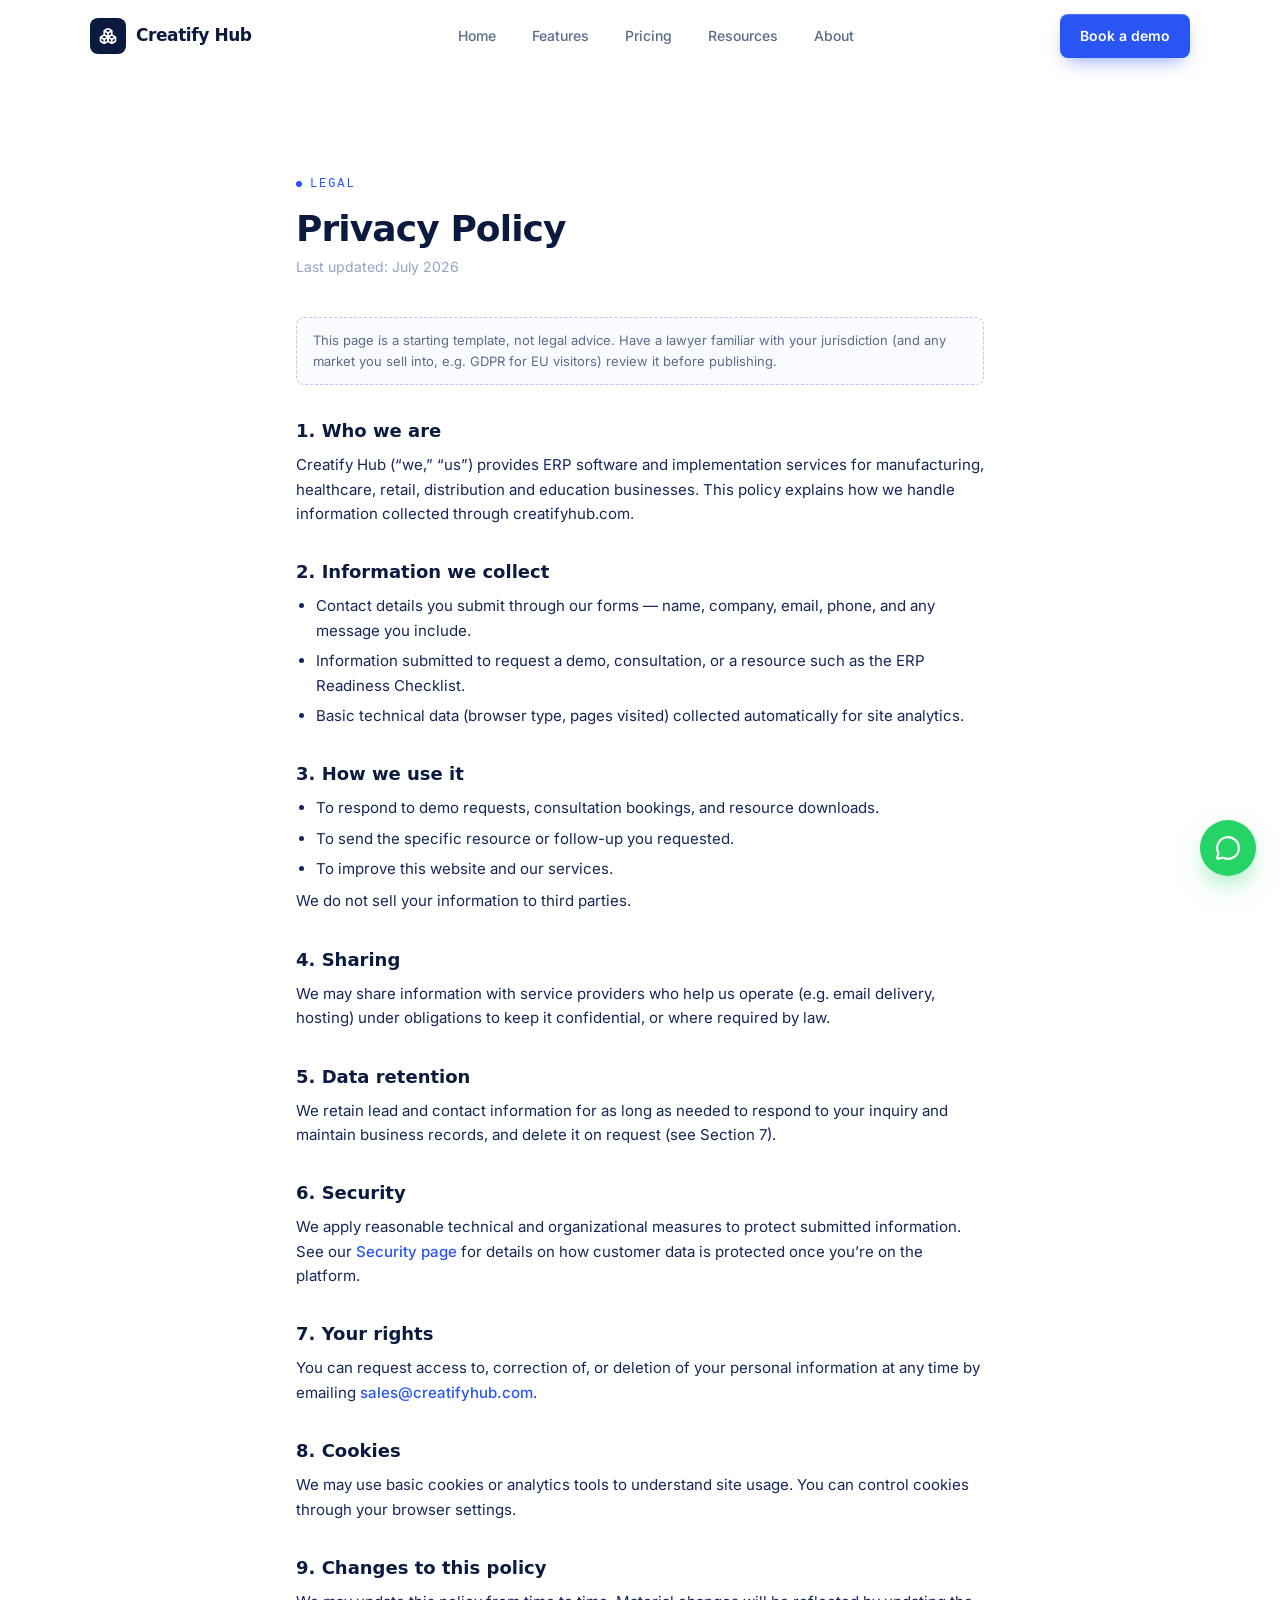
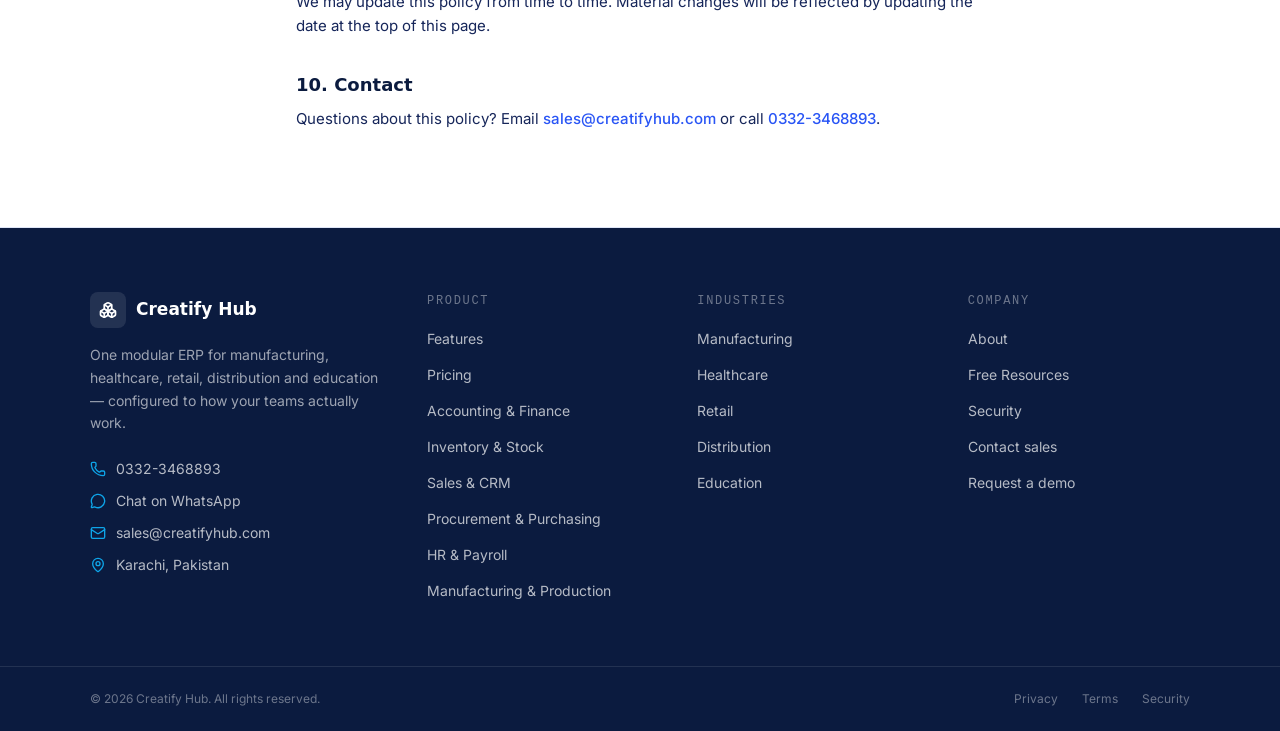
<file: privacy/index.html>
<!DOCTYPE html><html lang="en" class="spacegrotesk_93b55b63-module__l3Cz-a__variable inter_db956a7d-module__YkTeGq__variable plexmono_ed2c8ac7-module__XN8aia__variable h-full"><head><meta charSet="utf-8"/><meta name="viewport" content="width=device-width, initial-scale=1"/><link rel="preload" href="/_next/static/media/ibm_plex_mono_400-s.p.3xdfs0-p_zi4c.woff2" as="font" crossorigin="" type="font/woff2"/><link rel="preload" href="/_next/static/media/ibm_plex_mono_500-s.p.11q3guvgd1r20.woff2" as="font" crossorigin="" type="font/woff2"/><link rel="preload" href="/_next/static/media/inter_400-s.p.2qdljeg3s-lsl.woff2" as="font" crossorigin="" type="font/woff2"/><link rel="preload" href="/_next/static/media/inter_500-s.p.1d14jwmkqqa0f.woff2" as="font" crossorigin="" type="font/woff2"/><link rel="preload" href="/_next/static/media/inter_600-s.p.2dov6rjg62vru.woff2" as="font" crossorigin="" type="font/woff2"/><link rel="preload" href="/_next/static/media/inter_700-s.p.4421omqeymgmp.woff2" as="font" crossorigin="" type="font/woff2"/><link rel="preload" href="/_next/static/media/space_grotesk_500-s.p.33jdofnh71adk.woff2" as="font" crossorigin="" type="font/woff2"/><link rel="preload" href="/_next/static/media/space_grotesk_600-s.p.406z--bjzi1j-.woff2" as="font" crossorigin="" type="font/woff2"/><link rel="preload" href="/_next/static/media/space_grotesk_700-s.p.16tiaqjgzwdo4.woff2" as="font" crossorigin="" type="font/woff2"/><link rel="stylesheet" href="/_next/static/chunks/41hk50xzw694r.css" data-precedence="next"/><link rel="preload" as="script" fetchPriority="low" href="/_next/static/chunks/10qk6v6416kh8.js"/><script src="/_next/static/chunks/27jktro2p5rq9.js" async=""></script><script src="/_next/static/chunks/3hdj40qmts5sf.js" async=""></script><script src="/_next/static/chunks/3n2n0kdz7qf-n.js" async=""></script><script src="/_next/static/chunks/turbopack-1608wss-esh_f.js" async=""></script><script src="/_next/static/chunks/21lqcqcxeo2ns.js" async=""></script><script src="/_next/static/chunks/0t0tcqmdg_z3t.js" async=""></script><script src="/_next/static/chunks/14mrh2-p_w84d.js" async=""></script><script src="/_next/static/chunks/14j5jah-yezbh.js" async=""></script><meta name="next-size-adjust" content=""/><title>Privacy Policy | Creatify Hub</title><meta name="description" content="How Creatify Hub collects, uses, and protects your information."/><meta name="author" content="Creatify Hub"/><meta name="keywords" content="ERP software,ERP for manufacturing,healthcare ERP,retail ERP,distribution ERP,inventory management software,HR and payroll software,accounting software,sales CRM software,procurement software,manufacturing ERP module,custom ERP modules,Creatify Hub"/><meta name="creator" content="Creatify Hub"/><meta name="robots" content="index, follow"/><meta name="googlebot" content="index, follow"/><link rel="canonical" href="https://www.creatifyhub.com/privacy/"/><meta property="og:title" content="Creatify Hub | Modular ERP for Growing Enterprises"/><meta property="og:description" content="One configurable ERP platform covering accounting, inventory, sales, procurement, HR &amp; payroll and manufacturing across manufacturing, healthcare, retail, distribution and education businesses."/><meta property="og:url" content="https://www.creatifyhub.com/"/><meta property="og:site_name" content="Creatify Hub"/><meta property="og:locale" content="en_US"/><meta property="og:image" content="https://www.creatifyhub.com/og-image.png"/><meta property="og:image:width" content="1200"/><meta property="og:image:height" content="630"/><meta property="og:image:alt" content="Creatify Hub ERP"/><meta property="og:type" content="website"/><meta name="twitter:card" content="summary_large_image"/><meta name="twitter:title" content="Creatify Hub | Modular ERP for Growing Enterprises"/><meta name="twitter:description" content="One configurable ERP platform covering accounting, inventory, sales, HR &amp; payroll and manufacturing."/><meta name="twitter:image" content="https://www.creatifyhub.com/og-image.png"/><link rel="icon" href="/icon.svg?icon.1qnvvyd85l1an.svg" sizes="any" type="image/svg+xml"/><script src="/_next/static/chunks/0cz1d0mv5g_q7.js" noModule=""></script></head><body class="flex min-h-full flex-col bg-white font-sans text-ink antialiased"><div hidden=""><!--$--><!--/$--></div><script type="application/ld+json">{"@context":"https://schema.org","@type":"Organization","name":"Creatify Hub","url":"https://www.creatifyhub.com","logo":"https://www.creatifyhub.com/logo.png","description":"Creatify Hub builds modular ERP software for manufacturing, healthcare, retail, distribution and education businesses.","contactPoint":[{"@type":"ContactPoint","telephone":"+92-332-3468893","contactType":"sales","areaServed":"PK","availableLanguage":["English","Urdu"]}],"sameAs":[]}</script><a href="#main-content" class="sr-only focus:not-sr-only focus:absolute focus:left-4 focus:top-4 focus:z-[100] focus:rounded-md focus:bg-primary focus:px-4 focus:py-2 focus:text-white">Skip to content</a><header class="sticky top-0 z-50 w-full border-b transition-colors duration-300 border-transparent bg-white/0"><div class="mx-auto flex h-18 max-w-[1180px] items-center justify-between px-6 py-4 md:px-10"><a class="flex items-center gap-2.5" aria-label="Creatify Hub home" href="/"><span class="flex h-9 w-9 items-center justify-center rounded-lg bg-ink text-white"><svg xmlns="http://www.w3.org/2000/svg" width="18" height="18" viewBox="0 0 24 24" fill="none" stroke="currentColor" stroke-width="2.25" stroke-linecap="round" stroke-linejoin="round" class="lucide lucide-boxes" aria-hidden="true"><path d="M2.97 12.92A2 2 0 0 0 2 14.63v3.24a2 2 0 0 0 .97 1.71l3 1.8a2 2 0 0 0 2.06 0L12 19v-5.5l-5-3-4.03 2.42Z"></path><path d="m7 16.5-4.74-2.85"></path><path d="m7 16.5 5-3"></path><path d="M7 16.5v5.17"></path><path d="M12 13.5V19l3.97 2.38a2 2 0 0 0 2.06 0l3-1.8a2 2 0 0 0 .97-1.71v-3.24a2 2 0 0 0-.97-1.71L17 10.5l-5 3Z"></path><path d="m17 16.5-5-3"></path><path d="m17 16.5 4.74-2.85"></path><path d="M17 16.5v5.17"></path><path d="M7.97 4.42A2 2 0 0 0 7 6.13v4.37l5 3 5-3V6.13a2 2 0 0 0-.97-1.71l-3-1.8a2 2 0 0 0-2.06 0l-3 1.8Z"></path><path d="M12 8 7.26 5.15"></path><path d="m12 8 4.74-2.85"></path><path d="M12 13.5V8"></path></svg></span><span class="font-display text-[17px] font-semibold tracking-tight text-ink">Creatify Hub</span></a><nav class="hidden items-center gap-1 md:flex" aria-label="Primary"><a class="relative rounded-md px-4 py-2 text-sm font-medium transition-colors text-slate hover:text-ink" href="/">Home</a><a class="relative rounded-md px-4 py-2 text-sm font-medium transition-colors text-slate hover:text-ink" href="/features/">Features</a><a class="relative rounded-md px-4 py-2 text-sm font-medium transition-colors text-slate hover:text-ink" href="/pricing/">Pricing</a><a class="relative rounded-md px-4 py-2 text-sm font-medium transition-colors text-slate hover:text-ink" href="/resources/">Resources</a><a class="relative rounded-md px-4 py-2 text-sm font-medium transition-colors text-slate hover:text-ink" href="/about/">About</a></nav><div class="hidden items-center gap-3 md:flex"><a href="/contact/"><button class="inline-flex items-center justify-center gap-2 whitespace-nowrap rounded-lg text-sm font-semibold transition-all duration-200 ease-out focus-visible:outline-none disabled:pointer-events-none disabled:opacity-50 bg-primary text-white shadow-[0_1px_0_rgba(255,255,255,0.2)_inset,0_8px_20px_-8px_rgba(41,85,245,0.65)] hover:bg-primary-dark hover:-translate-y-0.5 hover:shadow-[0_1px_0_rgba(255,255,255,0.2)_inset,0_14px_28px_-10px_rgba(41,85,245,0.75)] active:translate-y-0 h-11 px-5">Book a demo</button></a></div><button type="button" class="flex h-10 w-10 items-center justify-center rounded-md text-ink md:hidden" aria-label="Open menu" aria-expanded="false"><svg xmlns="http://www.w3.org/2000/svg" width="22" height="22" viewBox="0 0 24 24" fill="none" stroke="currentColor" stroke-width="2" stroke-linecap="round" stroke-linejoin="round" class="lucide lucide-menu" aria-hidden="true"><path d="M4 5h16"></path><path d="M4 12h16"></path><path d="M4 19h16"></path></svg></button></div></header><main id="main-content" class="flex-1"><section class="py-16 md:py-24"><div class="mx-auto w-full px-6 md:px-10 max-w-3xl"><span class="inline-flex items-center gap-2 font-data text-[12px] uppercase tracking-[0.16em] text-primary"><span class="h-1.5 w-1.5 rounded-full bg-primary"></span>Legal</span><h1 class="mt-4 font-display text-3xl font-semibold tracking-tight text-ink md:text-4xl">Privacy Policy</h1><p class="mt-2 text-sm text-slate-light">Last updated: July 2026</p><div class="prose-legal mt-10 space-y-8 text-[15px] leading-relaxed text-ink-soft"><p class="rounded-lg border border-dashed border-primary/30 bg-paper/60 px-4 py-3 text-[13px] text-slate">This page is a starting template, not legal advice. Have a lawyer familiar with your jurisdiction (and any market you sell into, e.g. GDPR for EU visitors) review it before publishing.</p><section><h2 class="font-display text-lg font-semibold text-ink">1. Who we are</h2><p class="mt-2">Creatify Hub (“we,” “us”) provides ERP software and implementation services for manufacturing, healthcare, retail, distribution and education businesses. This policy explains how we handle information collected through creatifyhub.com.</p></section><section><h2 class="font-display text-lg font-semibold text-ink">2. Information we collect</h2><ul class="mt-2 list-disc space-y-1.5 pl-5"><li>Contact details you submit through our forms — name, company, email, phone, and any message you include.</li><li>Information submitted to request a demo, consultation, or a resource such as the ERP Readiness Checklist.</li><li>Basic technical data (browser type, pages visited) collected automatically for site analytics.</li></ul></section><section><h2 class="font-display text-lg font-semibold text-ink">3. How we use it</h2><ul class="mt-2 list-disc space-y-1.5 pl-5"><li>To respond to demo requests, consultation bookings, and resource downloads.</li><li>To send the specific resource or follow-up you requested.</li><li>To improve this website and our services.</li></ul><p class="mt-2">We do not sell your information to third parties.</p></section><section><h2 class="font-display text-lg font-semibold text-ink">4. Sharing</h2><p class="mt-2">We may share information with service providers who help us operate (e.g. email delivery, hosting) under obligations to keep it confidential, or where required by law.</p></section><section><h2 class="font-display text-lg font-semibold text-ink">5. Data retention</h2><p class="mt-2">We retain lead and contact information for as long as needed to respond to your inquiry and maintain business records, and delete it on request (see Section 7).</p></section><section><h2 class="font-display text-lg font-semibold text-ink">6. Security</h2><p class="mt-2">We apply reasonable technical and organizational measures to protect submitted information. See our<!-- --> <a href="/security" class="font-medium text-primary">Security page</a> <!-- -->for details on how customer data is protected once you’re on the platform.</p></section><section><h2 class="font-display text-lg font-semibold text-ink">7. Your rights</h2><p class="mt-2">You can request access to, correction of, or deletion of your personal information at any time by emailing<!-- --> <a href="mailto:sales@creatifyhub.com" class="font-medium text-primary">sales@creatifyhub.com</a>.</p></section><section><h2 class="font-display text-lg font-semibold text-ink">8. Cookies</h2><p class="mt-2">We may use basic cookies or analytics tools to understand site usage. You can control cookies through your browser settings.</p></section><section><h2 class="font-display text-lg font-semibold text-ink">9. Changes to this policy</h2><p class="mt-2">We may update this policy from time to time. Material changes will be reflected by updating the date at the top of this page.</p></section><section><h2 class="font-display text-lg font-semibold text-ink">10. Contact</h2><p class="mt-2">Questions about this policy? Email<!-- --> <a href="mailto:sales@creatifyhub.com" class="font-medium text-primary">sales@creatifyhub.com</a> <!-- -->or call<!-- --> <a href="tel:03323468893" class="font-medium text-primary">0332-3468893</a>.</p></section></div></div></section><!--$--><!--/$--></main><footer class="border-t border-line bg-ink text-white"><div class="mx-auto w-full max-w-[1180px] px-6 md:px-10 grid gap-12 py-16 md:grid-cols-[1.3fr_1fr_1fr_1fr]"><div><a class="flex items-center gap-2.5" href="/"><span class="flex h-9 w-9 items-center justify-center rounded-lg bg-white/10"><svg xmlns="http://www.w3.org/2000/svg" width="18" height="18" viewBox="0 0 24 24" fill="none" stroke="currentColor" stroke-width="2.25" stroke-linecap="round" stroke-linejoin="round" class="lucide lucide-boxes" aria-hidden="true"><path d="M2.97 12.92A2 2 0 0 0 2 14.63v3.24a2 2 0 0 0 .97 1.71l3 1.8a2 2 0 0 0 2.06 0L12 19v-5.5l-5-3-4.03 2.42Z"></path><path d="m7 16.5-4.74-2.85"></path><path d="m7 16.5 5-3"></path><path d="M7 16.5v5.17"></path><path d="M12 13.5V19l3.97 2.38a2 2 0 0 0 2.06 0l3-1.8a2 2 0 0 0 .97-1.71v-3.24a2 2 0 0 0-.97-1.71L17 10.5l-5 3Z"></path><path d="m17 16.5-5-3"></path><path d="m17 16.5 4.74-2.85"></path><path d="M17 16.5v5.17"></path><path d="M7.97 4.42A2 2 0 0 0 7 6.13v4.37l5 3 5-3V6.13a2 2 0 0 0-.97-1.71l-3-1.8a2 2 0 0 0-2.06 0l-3 1.8Z"></path><path d="M12 8 7.26 5.15"></path><path d="m12 8 4.74-2.85"></path><path d="M12 13.5V8"></path></svg></span><span class="font-display text-[17px] font-semibold">Creatify Hub</span></a><p class="mt-4 max-w-xs text-sm leading-relaxed text-white/60">One modular ERP for manufacturing, healthcare, retail, distribution and education — configured to how your teams actually work.</p><div class="mt-6 space-y-3 text-sm text-white/70"><a href="tel:03323468893" class="flex items-center gap-2.5 hover:text-white"><svg xmlns="http://www.w3.org/2000/svg" width="16" height="16" viewBox="0 0 24 24" fill="none" stroke="currentColor" stroke-width="2" stroke-linecap="round" stroke-linejoin="round" class="lucide lucide-phone text-cyan" aria-hidden="true"><path d="M13.832 16.568a1 1 0 0 0 1.213-.303l.355-.465A2 2 0 0 1 17 15h3a2 2 0 0 1 2 2v3a2 2 0 0 1-2 2A18 18 0 0 1 2 4a2 2 0 0 1 2-2h3a2 2 0 0 1 2 2v3a2 2 0 0 1-.8 1.6l-.468.351a1 1 0 0 0-.292 1.233 14 14 0 0 0 6.392 6.384"></path></svg> 0332-3468893</a><a href="https://wa.me/923323468893?text=Hi%2C%20I%27d%20like%20to%20know%20more%20about%20Creatify%20Hub." target="_blank" rel="noopener noreferrer" class="flex items-center gap-2.5 hover:text-white"><svg xmlns="http://www.w3.org/2000/svg" width="16" height="16" viewBox="0 0 24 24" fill="none" stroke="currentColor" stroke-width="2" stroke-linecap="round" stroke-linejoin="round" class="lucide lucide-message-circle text-cyan" aria-hidden="true"><path d="M2.992 16.342a2 2 0 0 1 .094 1.167l-1.065 3.29a1 1 0 0 0 1.236 1.168l3.413-.998a2 2 0 0 1 1.099.092 10 10 0 1 0-4.777-4.719"></path></svg> Chat on WhatsApp</a><a href="mailto:sales@creatifyhub.com" class="flex items-center gap-2.5 hover:text-white"><svg xmlns="http://www.w3.org/2000/svg" width="16" height="16" viewBox="0 0 24 24" fill="none" stroke="currentColor" stroke-width="2" stroke-linecap="round" stroke-linejoin="round" class="lucide lucide-mail text-cyan" aria-hidden="true"><path d="m22 7-8.991 5.727a2 2 0 0 1-2.009 0L2 7"></path><rect x="2" y="4" width="20" height="16" rx="2"></rect></svg> sales@creatifyhub.com</a><p class="flex items-center gap-2.5"><svg xmlns="http://www.w3.org/2000/svg" width="16" height="16" viewBox="0 0 24 24" fill="none" stroke="currentColor" stroke-width="2" stroke-linecap="round" stroke-linejoin="round" class="lucide lucide-map-pin text-cyan" aria-hidden="true"><path d="M20 10c0 4.993-5.539 10.193-7.399 11.799a1 1 0 0 1-1.202 0C9.539 20.193 4 14.993 4 10a8 8 0 0 1 16 0"></path><circle cx="12" cy="10" r="3"></circle></svg> Karachi, Pakistan</p></div></div><nav aria-label="Product"><h3 class="font-data text-[12px] uppercase tracking-[0.14em] text-white/40">Product</h3><ul class="mt-4 space-y-3"><li><a class="text-sm text-white/70 hover:text-white" href="/features/">Features</a></li><li><a class="text-sm text-white/70 hover:text-white" href="/pricing/">Pricing</a></li><li><a class="text-sm text-white/70 hover:text-white" href="/features/#accounting">Accounting &amp; Finance</a></li><li><a class="text-sm text-white/70 hover:text-white" href="/features/#inventory">Inventory &amp; Stock</a></li><li><a class="text-sm text-white/70 hover:text-white" href="/features/#sales-crm">Sales &amp; CRM</a></li><li><a class="text-sm text-white/70 hover:text-white" href="/features/#procurement">Procurement &amp; Purchasing</a></li><li><a class="text-sm text-white/70 hover:text-white" href="/features/#hr-payroll">HR &amp; Payroll</a></li><li><a class="text-sm text-white/70 hover:text-white" href="/features/#production">Manufacturing &amp; Production</a></li></ul></nav><nav aria-label="Industries"><h3 class="font-data text-[12px] uppercase tracking-[0.14em] text-white/40">Industries</h3><ul class="mt-4 space-y-3"><li><a class="text-sm text-white/70 hover:text-white" href="/features/#manufacturing">Manufacturing</a></li><li><a class="text-sm text-white/70 hover:text-white" href="/features/#healthcare">Healthcare</a></li><li><a class="text-sm text-white/70 hover:text-white" href="/features/#retail">Retail</a></li><li><a class="text-sm text-white/70 hover:text-white" href="/features/#distribution">Distribution</a></li><li><a class="text-sm text-white/70 hover:text-white" href="/features/#education">Education</a></li></ul></nav><nav aria-label="Company"><h3 class="font-data text-[12px] uppercase tracking-[0.14em] text-white/40">Company</h3><ul class="mt-4 space-y-3"><li><a class="text-sm text-white/70 hover:text-white" href="/about/">About</a></li><li><a class="text-sm text-white/70 hover:text-white" href="/resources/">Free Resources</a></li><li><a class="text-sm text-white/70 hover:text-white" href="/security/">Security</a></li><li><a class="text-sm text-white/70 hover:text-white" href="/contact/">Contact sales</a></li><li><a class="text-sm text-white/70 hover:text-white" href="/contact/">Request a demo</a></li></ul></nav></div><div class="border-t border-white/10 pb-20 md:pb-0"><div class="mx-auto w-full max-w-[1180px] px-6 md:px-10 flex flex-col items-center justify-between gap-4 py-6 text-xs text-white/40 md:flex-row"><p>© <!-- -->2026<!-- --> Creatify Hub. All rights reserved.</p><div class="flex gap-6"><a class="hover:text-white/70" href="/privacy/">Privacy</a><a class="hover:text-white/70" href="/terms/">Terms</a><a class="hover:text-white/70" href="/security/">Security</a></div></div></div></footer><div class="fixed inset-x-0 bottom-0 z-40 flex items-center gap-2 border-t border-line bg-white/95 px-4 py-3 backdrop-blur-md md:hidden"><a href="tel:03323468893" aria-label="Call Creatify Hub" class="flex h-11 w-11 shrink-0 items-center justify-center rounded-lg border border-line text-ink"><svg xmlns="http://www.w3.org/2000/svg" width="18" height="18" viewBox="0 0 24 24" fill="none" stroke="currentColor" stroke-width="2" stroke-linecap="round" stroke-linejoin="round" class="lucide lucide-phone-call" aria-hidden="true"><path d="M13 2a9 9 0 0 1 9 9"></path><path d="M13 6a5 5 0 0 1 5 5"></path><path d="M13.832 16.568a1 1 0 0 0 1.213-.303l.355-.465A2 2 0 0 1 17 15h3a2 2 0 0 1 2 2v3a2 2 0 0 1-2 2A18 18 0 0 1 2 4a2 2 0 0 1 2-2h3a2 2 0 0 1 2 2v3a2 2 0 0 1-.8 1.6l-.468.351a1 1 0 0 0-.292 1.233 14 14 0 0 0 6.392 6.384"></path></svg></a><a href="https://wa.me/923323468893?text=Hi%2C%20I%27d%20like%20to%20know%20more%20about%20Creatify%20Hub." target="_blank" rel="noopener noreferrer" aria-label="Chat with us on WhatsApp" class="flex h-11 w-11 shrink-0 items-center justify-center rounded-lg border border-line text-[#25D366]"><svg xmlns="http://www.w3.org/2000/svg" width="18" height="18" viewBox="0 0 24 24" fill="none" stroke="currentColor" stroke-width="2" stroke-linecap="round" stroke-linejoin="round" class="lucide lucide-message-circle" aria-hidden="true"><path d="M2.992 16.342a2 2 0 0 1 .094 1.167l-1.065 3.29a1 1 0 0 0 1.236 1.168l3.413-.998a2 2 0 0 1 1.099.092 10 10 0 1 0-4.777-4.719"></path></svg></a><a class="flex-1" href="/contact/"><button class="inline-flex items-center justify-center gap-2 whitespace-nowrap rounded-lg text-sm font-semibold transition-all duration-200 ease-out focus-visible:outline-none disabled:pointer-events-none disabled:opacity-50 bg-primary text-white shadow-[0_1px_0_rgba(255,255,255,0.2)_inset,0_8px_20px_-8px_rgba(41,85,245,0.65)] hover:bg-primary-dark hover:-translate-y-0.5 hover:shadow-[0_1px_0_rgba(255,255,255,0.2)_inset,0_14px_28px_-10px_rgba(41,85,245,0.75)] active:translate-y-0 h-11 px-5 w-full">Book a demo</button></a></div><a href="https://wa.me/923323468893?text=Hi%2C%20I%27d%20like%20to%20know%20more%20about%20Creatify%20Hub." target="_blank" rel="noopener noreferrer" aria-label="Chat with Creatify Hub on WhatsApp" class="fixed bottom-6 right-6 z-40 hidden h-14 w-14 items-center justify-center rounded-full bg-[#25D366] text-white shadow-[0_12px_28px_-8px_rgba(37,211,102,0.6)] transition-transform duration-200 hover:scale-105 md:flex"><svg xmlns="http://www.w3.org/2000/svg" width="26" height="26" viewBox="0 0 24 24" fill="none" stroke="currentColor" stroke-width="2" stroke-linecap="round" stroke-linejoin="round" class="lucide lucide-message-circle text-white" aria-hidden="true"><path d="M2.992 16.342a2 2 0 0 1 .094 1.167l-1.065 3.29a1 1 0 0 0 1.236 1.168l3.413-.998a2 2 0 0 1 1.099.092 10 10 0 1 0-4.777-4.719"></path></svg></a><div class="fixed bottom-6 left-6 z-30 hidden max-w-xs md:block"></div><script src="/_next/static/chunks/10qk6v6416kh8.js" id="_R_" async=""></script><script>(self.__next_f=self.__next_f||[]).push([0])</script><script>self.__next_f.push([1,"1:\"$Sreact.fragment\"\n2:I[69342,[\"/_next/static/chunks/21lqcqcxeo2ns.js\",\"/_next/static/chunks/0t0tcqmdg_z3t.js\",\"/_next/static/chunks/14mrh2-p_w84d.js\",\"/_next/static/chunks/14j5jah-yezbh.js\"],\"default\"]\n3:I[39756,[\"/_next/static/chunks/21lqcqcxeo2ns.js\",\"/_next/static/chunks/0t0tcqmdg_z3t.js\",\"/_next/static/chunks/14mrh2-p_w84d.js\",\"/_next/static/chunks/14j5jah-yezbh.js\"],\"default\"]\n4:I[37457,[\"/_next/static/chunks/21lqcqcxeo2ns.js\",\"/_next/static/chunks/0t0tcqmdg_z3t.js\",\"/_next/static/chunks/14mrh2-p_w84d.js\",\"/_next/static/chunks/14j5jah-yezbh.js\"],\"default\"]\n5:I[22016,[\"/_next/static/chunks/21lqcqcxeo2ns.js\",\"/_next/static/chunks/0t0tcqmdg_z3t.js\",\"/_next/static/chunks/14mrh2-p_w84d.js\",\"/_next/static/chunks/14j5jah-yezbh.js\"],\"\"]\n6:I[5014,[\"/_next/static/chunks/21lqcqcxeo2ns.js\",\"/_next/static/chunks/0t0tcqmdg_z3t.js\",\"/_next/static/chunks/14mrh2-p_w84d.js\",\"/_next/static/chunks/14j5jah-yezbh.js\"],\"default\"]\n16:I[68027,[\"/_next/static/chunks/21lqcqcxeo2ns.js\",\"/_next/static/chunks/0t0tcqmdg_z3t.js\",\"/_next/static/chunks/14mrh2-p_w84d.js\",\"/_next/static/chunks/14j5jah-yezbh.js\"],\"default\",1]\n:HL[\"/_next/static/chunks/41hk50xzw694r.css\",\"style\"]\n:HL[\"/_next/static/media/ibm_plex_mono_400-s.p.3xdfs0-p_zi4c.woff2\",\"font\",{\"crossOrigin\":\"\",\"type\":\"font/woff2\"}]\n:HL[\"/_next/static/media/ibm_plex_mono_500-s.p.11q3guvgd1r20.woff2\",\"font\",{\"crossOrigin\":\"\",\"type\":\"font/woff2\"}]\n:HL[\"/_next/static/media/inter_400-s.p.2qdljeg3s-lsl.woff2\",\"font\",{\"crossOrigin\":\"\",\"type\":\"font/woff2\"}]\n:HL[\"/_next/static/media/inter_500-s.p.1d14jwmkqqa0f.woff2\",\"font\",{\"crossOrigin\":\"\",\"type\":\"font/woff2\"}]\n:HL[\"/_next/static/media/inter_600-s.p.2dov6rjg62vru.woff2\",\"font\",{\"crossOrigin\":\"\",\"type\":\"font/woff2\"}]\n:HL[\"/_next/static/media/inter_700-s.p.4421omqeymgmp.woff2\",\"font\",{\"crossOrigin\":\"\",\"type\":\"font/woff2\"}]\n:HL[\"/_next/static/media/space_grotesk_500-s.p.33jdofnh71adk.woff2\",\"font\",{\"crossOrigin\":\"\",\"type\":\"font/woff2\"}]\n:HL[\"/_next/static/media/space_grotesk_600-s.p.406z--bjzi1j-.woff2\",\"font\",{\"crossOrigin\":\"\",\"type\":\"font/woff2\"}]\n:HL[\"/_next/static/media/space_grotesk_700-s.p.16tiaqjgzwdo4.woff2\",\"font\",{\"crossOrigin\":\"\",\"type\":\"font/woff2\"}]\n"])</script><script>self.__next_f.push([1,"0:{\"P\":null,\"c\":[\"\",\"privacy\",\"\"],\"q\":\"\",\"i\":false,\"f\":[[[\"\",{\"children\":[\"privacy\",{\"children\":[\"__PAGE__\",{}]}]},\"$undefined\",\"$undefined\",16],[[\"$\",\"$1\",\"c\",{\"children\":[[[\"$\",\"link\",\"0\",{\"rel\":\"stylesheet\",\"href\":\"/_next/static/chunks/41hk50xzw694r.css\",\"precedence\":\"next\",\"crossOrigin\":\"$undefined\",\"nonce\":\"$undefined\"}],[\"$\",\"script\",\"script-0\",{\"src\":\"/_next/static/chunks/21lqcqcxeo2ns.js\",\"async\":true,\"nonce\":\"$undefined\"}],[\"$\",\"script\",\"script-1\",{\"src\":\"/_next/static/chunks/0t0tcqmdg_z3t.js\",\"async\":true,\"nonce\":\"$undefined\"}],[\"$\",\"script\",\"script-2\",{\"src\":\"/_next/static/chunks/14mrh2-p_w84d.js\",\"async\":true,\"nonce\":\"$undefined\"}],[\"$\",\"script\",\"script-3\",{\"src\":\"/_next/static/chunks/14j5jah-yezbh.js\",\"async\":true,\"nonce\":\"$undefined\"}]],[\"$\",\"html\",null,{\"lang\":\"en\",\"className\":\"spacegrotesk_93b55b63-module__l3Cz-a__variable inter_db956a7d-module__YkTeGq__variable plexmono_ed2c8ac7-module__XN8aia__variable h-full\",\"children\":[\"$\",\"body\",null,{\"className\":\"flex min-h-full flex-col bg-white font-sans text-ink antialiased\",\"children\":[[\"$\",\"script\",null,{\"type\":\"application/ld+json\",\"dangerouslySetInnerHTML\":{\"__html\":\"{\\\"@context\\\":\\\"https://schema.org\\\",\\\"@type\\\":\\\"Organization\\\",\\\"name\\\":\\\"Creatify Hub\\\",\\\"url\\\":\\\"https://www.creatifyhub.com\\\",\\\"logo\\\":\\\"https://www.creatifyhub.com/logo.png\\\",\\\"description\\\":\\\"Creatify Hub builds modular ERP software for manufacturing, healthcare, retail, distribution and education businesses.\\\",\\\"contactPoint\\\":[{\\\"@type\\\":\\\"ContactPoint\\\",\\\"telephone\\\":\\\"+92-332-3468893\\\",\\\"contactType\\\":\\\"sales\\\",\\\"areaServed\\\":\\\"PK\\\",\\\"availableLanguage\\\":[\\\"English\\\",\\\"Urdu\\\"]}],\\\"sameAs\\\":[]}\"}}],[\"$\",\"a\",null,{\"href\":\"#main-content\",\"className\":\"sr-only focus:not-sr-only focus:absolute focus:left-4 focus:top-4 focus:z-[100] focus:rounded-md focus:bg-primary focus:px-4 focus:py-2 focus:text-white\",\"children\":\"Skip to content\"}],[\"$\",\"$L2\",null,{}],[\"$\",\"main\",null,{\"id\":\"main-content\",\"className\":\"flex-1\",\"children\":[\"$\",\"$L3\",null,{\"parallelRouterKey\":\"children\",\"error\":\"$undefined\",\"errorStyles\":\"$undefined\",\"errorScripts\":\"$undefined\",\"template\":[\"$\",\"$L4\",null,{}],\"templateStyles\":\"$undefined\",\"templateScripts\":\"$undefined\",\"notFound\":[[[\"$\",\"title\",null,{\"children\":\"404: This page could not be found.\"}],[\"$\",\"div\",null,{\"style\":{\"fontFamily\":\"system-ui,\\\"Segoe UI\\\",Roboto,Helvetica,Arial,sans-serif,\\\"Apple Color Emoji\\\",\\\"Segoe UI Emoji\\\"\",\"height\":\"100vh\",\"textAlign\":\"center\",\"display\":\"flex\",\"flexDirection\":\"column\",\"alignItems\":\"center\",\"justifyContent\":\"center\"},\"children\":[\"$\",\"div\",null,{\"children\":[[\"$\",\"style\",null,{\"dangerouslySetInnerHTML\":{\"__html\":\"body{color:#000;background:#fff;margin:0}.next-error-h1{border-right:1px solid rgba(0,0,0,.3)}@media (prefers-color-scheme:dark){body{color:#fff;background:#000}.next-error-h1{border-right:1px solid rgba(255,255,255,.3)}}\"}}],[\"$\",\"h1\",null,{\"className\":\"next-error-h1\",\"style\":{\"display\":\"inline-block\",\"margin\":\"0 20px 0 0\",\"padding\":\"0 23px 0 0\",\"fontSize\":24,\"fontWeight\":500,\"verticalAlign\":\"top\",\"lineHeight\":\"49px\"},\"children\":404}],[\"$\",\"div\",null,{\"style\":{\"display\":\"inline-block\"},\"children\":[\"$\",\"h2\",null,{\"style\":{\"fontSize\":14,\"fontWeight\":400,\"lineHeight\":\"49px\",\"margin\":0},\"children\":\"This page could not be found.\"}]}]]}]}]],[]],\"forbidden\":\"$undefined\",\"unauthorized\":\"$undefined\"}]}],[\"$\",\"footer\",null,{\"className\":\"border-t border-line bg-ink text-white\",\"children\":[[\"$\",\"div\",null,{\"className\":\"mx-auto w-full max-w-[1180px] px-6 md:px-10 grid gap-12 py-16 md:grid-cols-[1.3fr_1fr_1fr_1fr]\",\"children\":[[\"$\",\"div\",null,{\"children\":[[\"$\",\"$L5\",null,{\"href\":\"/\",\"className\":\"flex items-center gap-2.5\",\"children\":[[\"$\",\"span\",null,{\"className\":\"flex h-9 w-9 items-center justify-center rounded-lg bg-white/10\",\"children\":[\"$\",\"$L6\",null,{\"ref\":\"$undefined\",\"iconNode\":[[\"path\",{\"d\":\"M2.97 12.92A2 2 0 0 0 2 14.63v3.24a2 2 0 0 0 .97 1.71l3 1.8a2 2 0 0 0 2.06 0L12 19v-5.5l-5-3-4.03 2.42Z\",\"key\":\"lc1i9w\"}],[\"path\",{\"d\":\"m7 16.5-4.74-2.85\",\"key\":\"1o9zyk\"}],[\"path\",{\"d\":\"m7 16.5 5-3\",\"key\":\"va8pkn\"}],[\"path\",{\"d\":\"M7 16.5v5.17\",\"key\":\"jnp8gn\"}],[\"path\",{\"d\":\"M12 13.5V19l3.97 2.38a2 2 0 0 0 2.06 0l3-1.8a2 2 0 0 0 .97-1.71v-3.24a2 2 0 0 0-.97-1.71L17 10.5l-5 3Z\",\"key\":\"8zsnat\"}],[\"path\",{\"d\":\"m17 16.5-5-3\",\"key\":\"8arw3v\"}],[\"path\",{\"d\":\"m17 16.5 4.74-2.85\",\"key\":\"8rfmw\"}],[\"path\",{\"d\":\"M17 16.5v5.17\",\"key\":\"k6z78m\"}],[\"path\",{\"d\":\"M7.97 4.42A2 2 0 0 0 7 6.13v4.37l5 3 5-3V6.13a2 2 0 0 0-.97-1.71l-3-1.8a2 2 0 0 0-2.06 0l-3 1.8Z\",\"key\":\"1xygjf\"}],[\"path\",{\"d\":\"M12 8 7.26 5.15\",\"key\":\"1vbdud\"}],[\"path\",{\"d\":\"m12 8 4.74-2.85\",\"key\":\"3rx089\"}],[\"path\",{\"d\":\"M12 13.5V8\",\"key\":\"1io7kd\"}]],\"className\":\"lucide-boxes\",\"size\":18,\"strokeWidth\":2.25}]}],\"$L7\"]}],\"$L8\",\"$L9\"]}],[\"$La\",\"$Lb\",\"$Lc\"]]}],\"$Ld\"]}],\"$Le\",\"$Lf\",\"$L10\",\"$L11\"]}]}]]}],{\"children\":[\"$L12\",{\"children\":[\"$L13\",{},null,false,null]},null,false,\"$@14\"]},null,false,null],\"$L15\",false]],\"m\":\"$undefined\",\"G\":[\"$16\",[\"$L17\"]],\"S\":true,\"h\":null,\"s\":\"$undefined\",\"l\":\"$undefined\",\"p\":\"$undefined\",\"d\":\"$undefined\",\"b\":\"C3LDlYkIGmMrxqxIBvbw3\"}\n"])</script><script>self.__next_f.push([1,"18:I[18103,[\"/_next/static/chunks/21lqcqcxeo2ns.js\",\"/_next/static/chunks/0t0tcqmdg_z3t.js\",\"/_next/static/chunks/14mrh2-p_w84d.js\",\"/_next/static/chunks/14j5jah-yezbh.js\"],\"StickyMobileCta\"]\n19:I[5258,[\"/_next/static/chunks/21lqcqcxeo2ns.js\",\"/_next/static/chunks/0t0tcqmdg_z3t.js\",\"/_next/static/chunks/14mrh2-p_w84d.js\",\"/_next/static/chunks/14j5jah-yezbh.js\"],\"WhatsAppFloat\"]\n1a:I[49616,[\"/_next/static/chunks/21lqcqcxeo2ns.js\",\"/_next/static/chunks/0t0tcqmdg_z3t.js\",\"/_next/static/chunks/14mrh2-p_w84d.js\",\"/_next/static/chunks/14j5jah-yezbh.js\"],\"ExitIntentPopup\"]\n1b:I[82659,[\"/_next/static/chunks/21lqcqcxeo2ns.js\",\"/_next/static/chunks/0t0tcqmdg_z3t.js\",\"/_next/static/chunks/14mrh2-p_w84d.js\",\"/_next/static/chunks/14j5jah-yezbh.js\"],\"LiveActivityNotifications\"]\n22:I[97367,[\"/_next/static/chunks/21lqcqcxeo2ns.js\",\"/_next/static/chunks/0t0tcqmdg_z3t.js\",\"/_next/static/chunks/14mrh2-p_w84d.js\",\"/_next/static/chunks/14j5jah-yezbh.js\"],\"ViewportBoundary\"]\n24:I[97367,[\"/_next/static/chunks/21lqcqcxeo2ns.js\",\"/_next/static/chunks/0t0tcqmdg_z3t.js\",\"/_next/static/chunks/14mrh2-p_w84d.js\",\"/_next/static/chunks/14j5jah-yezbh.js\"],\"MetadataBoundary\"]\n25:\"$Sreact.suspense\"\n7:[\"$\",\"span\",null,{\"className\":\"font-display text-[17px] font-semibold\",\"children\":\"Creatify Hub\"}]\n8:[\"$\",\"p\",null,{\"className\":\"mt-4 max-w-xs text-sm leading-relaxed text-white/60\",\"children\":\"One modular ERP for manufacturing, healthcare, retail, distribution and education — configured to how your teams actually work.\"}]\n"])</script><script>self.__next_f.push([1,"9:[\"$\",\"div\",null,{\"className\":\"mt-6 space-y-3 text-sm text-white/70\",\"children\":[[\"$\",\"a\",null,{\"href\":\"tel:03323468893\",\"className\":\"flex items-center gap-2.5 hover:text-white\",\"children\":[[\"$\",\"$L6\",null,{\"ref\":\"$undefined\",\"iconNode\":[[\"path\",{\"d\":\"M13.832 16.568a1 1 0 0 0 1.213-.303l.355-.465A2 2 0 0 1 17 15h3a2 2 0 0 1 2 2v3a2 2 0 0 1-2 2A18 18 0 0 1 2 4a2 2 0 0 1 2-2h3a2 2 0 0 1 2 2v3a2 2 0 0 1-.8 1.6l-.468.351a1 1 0 0 0-.292 1.233 14 14 0 0 0 6.392 6.384\",\"key\":\"9njp5v\"}]],\"className\":\"lucide-phone text-cyan\",\"size\":16}],\" 0332-3468893\"]}],[\"$\",\"a\",null,{\"href\":\"https://wa.me/923323468893?text=Hi%2C%20I%27d%20like%20to%20know%20more%20about%20Creatify%20Hub.\",\"target\":\"_blank\",\"rel\":\"noopener noreferrer\",\"className\":\"flex items-center gap-2.5 hover:text-white\",\"children\":[[\"$\",\"$L6\",null,{\"ref\":\"$undefined\",\"iconNode\":[[\"path\",{\"d\":\"M2.992 16.342a2 2 0 0 1 .094 1.167l-1.065 3.29a1 1 0 0 0 1.236 1.168l3.413-.998a2 2 0 0 1 1.099.092 10 10 0 1 0-4.777-4.719\",\"key\":\"1sd12s\"}]],\"className\":\"lucide-message-circle text-cyan\",\"size\":16}],\" Chat on WhatsApp\"]}],[\"$\",\"a\",null,{\"href\":\"mailto:sales@creatifyhub.com\",\"className\":\"flex items-center gap-2.5 hover:text-white\",\"children\":[[\"$\",\"$L6\",null,{\"ref\":\"$undefined\",\"iconNode\":[[\"path\",{\"d\":\"m22 7-8.991 5.727a2 2 0 0 1-2.009 0L2 7\",\"key\":\"132q7q\"}],[\"rect\",{\"x\":\"2\",\"y\":\"4\",\"width\":\"20\",\"height\":\"16\",\"rx\":\"2\",\"key\":\"izxlao\"}]],\"className\":\"lucide-mail text-cyan\",\"size\":16}],\" sales@creatifyhub.com\"]}],[\"$\",\"p\",null,{\"className\":\"flex items-center gap-2.5\",\"children\":[[\"$\",\"$L6\",null,{\"ref\":\"$undefined\",\"iconNode\":[[\"path\",{\"d\":\"M20 10c0 4.993-5.539 10.193-7.399 11.799a1 1 0 0 1-1.202 0C9.539 20.193 4 14.993 4 10a8 8 0 0 1 16 0\",\"key\":\"1r0f0z\"}],[\"circle\",{\"cx\":\"12\",\"cy\":\"10\",\"r\":\"3\",\"key\":\"ilqhr7\"}]],\"className\":\"lucide-map-pin text-cyan\",\"size\":16}],\" Karachi, Pakistan\"]}]]}]\n"])</script><script>self.__next_f.push([1,"a:[\"$\",\"nav\",\"Product\",{\"aria-label\":\"Product\",\"children\":[[\"$\",\"h3\",null,{\"className\":\"font-data text-[12px] uppercase tracking-[0.14em] text-white/40\",\"children\":\"Product\"}],[\"$\",\"ul\",null,{\"className\":\"mt-4 space-y-3\",\"children\":[[\"$\",\"li\",\"Features\",{\"children\":[\"$\",\"$L5\",null,{\"href\":\"/features\",\"className\":\"text-sm text-white/70 hover:text-white\",\"children\":\"Features\"}]}],[\"$\",\"li\",\"Pricing\",{\"children\":[\"$\",\"$L5\",null,{\"href\":\"/pricing\",\"className\":\"text-sm text-white/70 hover:text-white\",\"children\":\"Pricing\"}]}],[\"$\",\"li\",\"Accounting \u0026 Finance\",{\"children\":[\"$\",\"$L5\",null,{\"href\":\"/features#accounting\",\"className\":\"text-sm text-white/70 hover:text-white\",\"children\":\"Accounting \u0026 Finance\"}]}],[\"$\",\"li\",\"Inventory \u0026 Stock\",{\"children\":[\"$\",\"$L5\",null,{\"href\":\"/features#inventory\",\"className\":\"text-sm text-white/70 hover:text-white\",\"children\":\"Inventory \u0026 Stock\"}]}],[\"$\",\"li\",\"Sales \u0026 CRM\",{\"children\":[\"$\",\"$L5\",null,{\"href\":\"/features#sales-crm\",\"className\":\"text-sm text-white/70 hover:text-white\",\"children\":\"Sales \u0026 CRM\"}]}],[\"$\",\"li\",\"Procurement \u0026 Purchasing\",{\"children\":[\"$\",\"$L5\",null,{\"href\":\"/features#procurement\",\"className\":\"text-sm text-white/70 hover:text-white\",\"children\":\"Procurement \u0026 Purchasing\"}]}],[\"$\",\"li\",\"HR \u0026 Payroll\",{\"children\":[\"$\",\"$L5\",null,{\"href\":\"/features#hr-payroll\",\"className\":\"text-sm text-white/70 hover:text-white\",\"children\":\"HR \u0026 Payroll\"}]}],[\"$\",\"li\",\"Manufacturing \u0026 Production\",{\"children\":[\"$\",\"$L5\",null,{\"href\":\"/features#production\",\"className\":\"text-sm text-white/70 hover:text-white\",\"children\":\"Manufacturing \u0026 Production\"}]}]]}]]}]\n"])</script><script>self.__next_f.push([1,"b:[\"$\",\"nav\",\"Industries\",{\"aria-label\":\"Industries\",\"children\":[[\"$\",\"h3\",null,{\"className\":\"font-data text-[12px] uppercase tracking-[0.14em] text-white/40\",\"children\":\"Industries\"}],[\"$\",\"ul\",null,{\"className\":\"mt-4 space-y-3\",\"children\":[[\"$\",\"li\",\"Manufacturing\",{\"children\":[\"$\",\"$L5\",null,{\"href\":\"/features#manufacturing\",\"className\":\"text-sm text-white/70 hover:text-white\",\"children\":\"Manufacturing\"}]}],[\"$\",\"li\",\"Healthcare\",{\"children\":[\"$\",\"$L5\",null,{\"href\":\"/features#healthcare\",\"className\":\"text-sm text-white/70 hover:text-white\",\"children\":\"Healthcare\"}]}],[\"$\",\"li\",\"Retail\",{\"children\":[\"$\",\"$L5\",null,{\"href\":\"/features#retail\",\"className\":\"text-sm text-white/70 hover:text-white\",\"children\":\"Retail\"}]}],[\"$\",\"li\",\"Distribution\",{\"children\":[\"$\",\"$L5\",null,{\"href\":\"/features#distribution\",\"className\":\"text-sm text-white/70 hover:text-white\",\"children\":\"Distribution\"}]}],[\"$\",\"li\",\"Education\",{\"children\":[\"$\",\"$L5\",null,{\"href\":\"/features#education\",\"className\":\"text-sm text-white/70 hover:text-white\",\"children\":\"Education\"}]}]]}]]}]\nc:[\"$\",\"nav\",\"Company\",{\"aria-label\":\"Company\",\"children\":[[\"$\",\"h3\",null,{\"className\":\"font-data text-[12px] uppercase tracking-[0.14em] text-white/40\",\"children\":\"Company\"}],[\"$\",\"ul\",null,{\"className\":\"mt-4 space-y-3\",\"children\":[[\"$\",\"li\",\"About\",{\"children\":[\"$\",\"$L5\",null,{\"href\":\"/about\",\"className\":\"text-sm text-white/70 hover:text-white\",\"children\":\"About\"}]}],[\"$\",\"li\",\"Free Resources\",{\"children\":[\"$\",\"$L5\",null,{\"href\":\"/resources\",\"className\":\"text-sm text-white/70 hover:text-white\",\"children\":\"Free Resources\"}]}],[\"$\",\"li\",\"Security\",{\"children\":[\"$\",\"$L5\",null,{\"href\":\"/security\",\"className\":\"text-sm text-white/70 hover:text-white\",\"children\":\"Security\"}]}],[\"$\",\"li\",\"Contact sales\",{\"children\":[\"$\",\"$L5\",null,{\"href\":\"/contact\",\"className\":\"text-sm text-white/70 hover:text-white\",\"children\":\"Contact sales\"}]}],[\"$\",\"li\",\"Request a demo\",{\"children\":[\"$\",\"$L5\",null,{\"href\":\"/contact\",\"className\":\"text-sm text-white/70 hover:text-white\",\"children\":\"Request a demo\"}]}]]}]]}]\nd:[\"$\",\"div\",null,{\"className\":\"border-t border-white/10 pb-20 md:pb-0\",\"children\":[\"$\",\"div\",null,{\"className\":\"mx-auto w-full max-w-[1180px] px-6 md:px-10 flex flex-col items-center justify-between gap-4 py-6 text-xs text-white/40 md:flex-row\",\"children\":[[\"$\",\"p\",null,{\"children\":[\"© \",2026,\" Creatify Hub. All rights reserved.\"]}],[\"$\",\"div\",null,{\"className\":\"flex gap-6\",\"children\":[[\"$\",\"$L5\",null,{\"href\":\"/privacy\",\"className\":\"hover:text-white/70\",\"children\":\"Privacy\"}],[\"$\",\"$L5\",null,{\"href\":\"/terms\",\"className\":\"hover:text-white/70\",\"children\":\"Terms\"}],[\"$\",\"$L5\",null,{\"href\":\"/security\",\"className\":\"hover:text-white/70\",\"children\":\"Security\"}]]}]]}]}]\ne:[\"$\",\"$L18\",null,{}]\nf:[\"$\",\"$L19\",null,{}]\n10:[\"$\",\"$L1a\",null,{}]\n11:[\"$\",\"$L1b\",null,{}]\n12:[\"$\",\"$1\",\"c\",{\"children\":[null,[\"$\",\"$L3\",null,{\"parallelRouterKey\":\"children\",\"error\":\"$undefined\",\"errorStyles\":\"$undefined\",\"errorScripts\":\"$undefined\",\"template\":[\"$\",\"$L4\",null,{}],\"templateStyles\":\"$undefined\",\"templateScripts\":\"$undefined\",\"notFound\":\"$undefined\",\"forbidden\":\"$undefined\",\"unauthorized\":\"$undefined\"}]]}]\n"])</script><script>self.__next_f.push([1,"13:[\"$\",\"$1\",\"c\",{\"children\":[[\"$\",\"section\",null,{\"className\":\"py-16 md:py-24\",\"children\":[\"$\",\"div\",null,{\"className\":\"mx-auto w-full px-6 md:px-10 max-w-3xl\",\"children\":[[\"$\",\"span\",null,{\"className\":\"inline-flex items-center gap-2 font-data text-[12px] uppercase tracking-[0.16em] text-primary\",\"children\":[[\"$\",\"span\",null,{\"className\":\"h-1.5 w-1.5 rounded-full bg-primary\"}],\"Legal\"]}],[\"$\",\"h1\",null,{\"className\":\"mt-4 font-display text-3xl font-semibold tracking-tight text-ink md:text-4xl\",\"children\":\"Privacy Policy\"}],[\"$\",\"p\",null,{\"className\":\"mt-2 text-sm text-slate-light\",\"children\":\"Last updated: July 2026\"}],[\"$\",\"div\",null,{\"className\":\"prose-legal mt-10 space-y-8 text-[15px] leading-relaxed text-ink-soft\",\"children\":[[\"$\",\"p\",null,{\"className\":\"rounded-lg border border-dashed border-primary/30 bg-paper/60 px-4 py-3 text-[13px] text-slate\",\"children\":\"This page is a starting template, not legal advice. Have a lawyer familiar with your jurisdiction (and any market you sell into, e.g. GDPR for EU visitors) review it before publishing.\"}],[\"$\",\"section\",null,{\"children\":[[\"$\",\"h2\",null,{\"className\":\"font-display text-lg font-semibold text-ink\",\"children\":\"1. Who we are\"}],[\"$\",\"p\",null,{\"className\":\"mt-2\",\"children\":\"Creatify Hub (“we,” “us”) provides ERP software and implementation services for manufacturing, healthcare, retail, distribution and education businesses. This policy explains how we handle information collected through creatifyhub.com.\"}]]}],[\"$\",\"section\",null,{\"children\":[[\"$\",\"h2\",null,{\"className\":\"font-display text-lg font-semibold text-ink\",\"children\":\"2. Information we collect\"}],[\"$\",\"ul\",null,{\"className\":\"mt-2 list-disc space-y-1.5 pl-5\",\"children\":[[\"$\",\"li\",null,{\"children\":\"Contact details you submit through our forms — name, company, email, phone, and any message you include.\"}],[\"$\",\"li\",null,{\"children\":\"Information submitted to request a demo, consultation, or a resource such as the ERP Readiness Checklist.\"}],[\"$\",\"li\",null,{\"children\":\"Basic technical data (browser type, pages visited) collected automatically for site analytics.\"}]]}]]}],[\"$\",\"section\",null,{\"children\":[[\"$\",\"h2\",null,{\"className\":\"font-display text-lg font-semibold text-ink\",\"children\":\"3. How we use it\"}],[\"$\",\"ul\",null,{\"className\":\"mt-2 list-disc space-y-1.5 pl-5\",\"children\":[[\"$\",\"li\",null,{\"children\":\"To respond to demo requests, consultation bookings, and resource downloads.\"}],[\"$\",\"li\",null,{\"children\":\"To send the specific resource or follow-up you requested.\"}],[\"$\",\"li\",null,{\"children\":\"To improve this website and our services.\"}]]}],[\"$\",\"p\",null,{\"className\":\"mt-2\",\"children\":\"We do not sell your information to third parties.\"}]]}],[\"$\",\"section\",null,{\"children\":[[\"$\",\"h2\",null,{\"className\":\"font-display text-lg font-semibold text-ink\",\"children\":\"4. Sharing\"}],[\"$\",\"p\",null,{\"className\":\"mt-2\",\"children\":\"We may share information with service providers who help us operate (e.g. email delivery, hosting) under obligations to keep it confidential, or where required by law.\"}]]}],[\"$\",\"section\",null,{\"children\":[[\"$\",\"h2\",null,{\"className\":\"font-display text-lg font-semibold text-ink\",\"children\":\"5. Data retention\"}],[\"$\",\"p\",null,{\"className\":\"mt-2\",\"children\":\"We retain lead and contact information for as long as needed to respond to your inquiry and maintain business records, and delete it on request (see Section 7).\"}]]}],[\"$\",\"section\",null,{\"children\":[[\"$\",\"h2\",null,{\"className\":\"font-display text-lg font-semibold text-ink\",\"children\":\"6. Security\"}],[\"$\",\"p\",null,{\"className\":\"mt-2\",\"children\":[\"We apply reasonable technical and organizational measures to protect submitted information. See our\",\" \",[\"$\",\"a\",null,{\"href\":\"/security\",\"className\":\"font-medium text-primary\",\"children\":\"Security page\"}],\" \",\"for details on how customer data is protected once you’re on the platform.\"]}]]}],[\"$\",\"section\",null,{\"children\":[[\"$\",\"h2\",null,{\"className\":\"font-display text-lg font-semibold text-ink\",\"children\":\"7. Your rights\"}],\"$L1c\"]}],\"$L1d\",\"$L1e\",\"$L1f\"]}]]}]}],null,\"$L20\"]}]\n"])</script><script>self.__next_f.push([1,"21:[]\n14:\"$W21\"\n15:[\"$\",\"$1\",\"h\",{\"children\":[null,[\"$\",\"$L22\",null,{\"children\":\"$L23\"}],[\"$\",\"div\",null,{\"hidden\":true,\"children\":[\"$\",\"$L24\",null,{\"children\":[\"$\",\"$25\",null,{\"name\":\"Next.Metadata\",\"children\":\"$L26\"}]}]}],[\"$\",\"meta\",null,{\"name\":\"next-size-adjust\",\"content\":\"\"}]]}]\n17:[\"$\",\"link\",\"0\",{\"rel\":\"stylesheet\",\"href\":\"/_next/static/chunks/41hk50xzw694r.css\",\"precedence\":\"next\",\"crossOrigin\":\"$undefined\",\"nonce\":\"$undefined\"}]\n"])</script><script>self.__next_f.push([1,"27:I[97367,[\"/_next/static/chunks/21lqcqcxeo2ns.js\",\"/_next/static/chunks/0t0tcqmdg_z3t.js\",\"/_next/static/chunks/14mrh2-p_w84d.js\",\"/_next/static/chunks/14j5jah-yezbh.js\"],\"OutletBoundary\"]\n1c:[\"$\",\"p\",null,{\"className\":\"mt-2\",\"children\":[\"You can request access to, correction of, or deletion of your personal information at any time by emailing\",\" \",[\"$\",\"a\",null,{\"href\":\"mailto:sales@creatifyhub.com\",\"className\":\"font-medium text-primary\",\"children\":\"sales@creatifyhub.com\"}],\".\"]}]\n1d:[\"$\",\"section\",null,{\"children\":[[\"$\",\"h2\",null,{\"className\":\"font-display text-lg font-semibold text-ink\",\"children\":\"8. Cookies\"}],[\"$\",\"p\",null,{\"className\":\"mt-2\",\"children\":\"We may use basic cookies or analytics tools to understand site usage. You can control cookies through your browser settings.\"}]]}]\n1e:[\"$\",\"section\",null,{\"children\":[[\"$\",\"h2\",null,{\"className\":\"font-display text-lg font-semibold text-ink\",\"children\":\"9. Changes to this policy\"}],[\"$\",\"p\",null,{\"className\":\"mt-2\",\"children\":\"We may update this policy from time to time. Material changes will be reflected by updating the date at the top of this page.\"}]]}]\n1f:[\"$\",\"section\",null,{\"children\":[[\"$\",\"h2\",null,{\"className\":\"font-display text-lg font-semibold text-ink\",\"children\":\"10. Contact\"}],[\"$\",\"p\",null,{\"className\":\"mt-2\",\"children\":[\"Questions about this policy? Email\",\" \",[\"$\",\"a\",null,{\"href\":\"mailto:sales@creatifyhub.com\",\"className\":\"font-medium text-primary\",\"children\":\"sales@creatifyhub.com\"}],\" \",\"or call\",\" \",[\"$\",\"a\",null,{\"href\":\"tel:03323468893\",\"className\":\"font-medium text-primary\",\"children\":\"0332-3468893\"}],\".\"]}]]}]\n20:[\"$\",\"$L27\",null,{\"children\":[\"$\",\"$25\",null,{\"name\":\"Next.MetadataOutlet\",\"children\":\"$@28\"}]}]\n"])</script><script>self.__next_f.push([1,"23:[[\"$\",\"meta\",\"0\",{\"charSet\":\"utf-8\"}],[\"$\",\"meta\",\"1\",{\"name\":\"viewport\",\"content\":\"width=device-width, initial-scale=1\"}]]\n"])</script><script>self.__next_f.push([1,"29:I[27201,[\"/_next/static/chunks/21lqcqcxeo2ns.js\",\"/_next/static/chunks/0t0tcqmdg_z3t.js\",\"/_next/static/chunks/14mrh2-p_w84d.js\",\"/_next/static/chunks/14j5jah-yezbh.js\"],\"IconMark\"]\n"])</script><script>self.__next_f.push([1,"26:[[\"$\",\"title\",\"0\",{\"children\":\"Privacy Policy | Creatify Hub\"}],[\"$\",\"meta\",\"1\",{\"name\":\"description\",\"content\":\"How Creatify Hub collects, uses, and protects your information.\"}],[\"$\",\"meta\",\"2\",{\"name\":\"author\",\"content\":\"Creatify Hub\"}],[\"$\",\"meta\",\"3\",{\"name\":\"keywords\",\"content\":\"ERP software,ERP for manufacturing,healthcare ERP,retail ERP,distribution ERP,inventory management software,HR and payroll software,accounting software,sales CRM software,procurement software,manufacturing ERP module,custom ERP modules,Creatify Hub\"}],[\"$\",\"meta\",\"4\",{\"name\":\"creator\",\"content\":\"Creatify Hub\"}],[\"$\",\"meta\",\"5\",{\"name\":\"robots\",\"content\":\"index, follow\"}],[\"$\",\"meta\",\"6\",{\"name\":\"googlebot\",\"content\":\"index, follow\"}],[\"$\",\"link\",\"7\",{\"rel\":\"canonical\",\"href\":\"https://www.creatifyhub.com/privacy/\"}],[\"$\",\"meta\",\"8\",{\"property\":\"og:title\",\"content\":\"Creatify Hub | Modular ERP for Growing Enterprises\"}],[\"$\",\"meta\",\"9\",{\"property\":\"og:description\",\"content\":\"One configurable ERP platform covering accounting, inventory, sales, procurement, HR \u0026 payroll and manufacturing across manufacturing, healthcare, retail, distribution and education businesses.\"}],[\"$\",\"meta\",\"10\",{\"property\":\"og:url\",\"content\":\"https://www.creatifyhub.com/\"}],[\"$\",\"meta\",\"11\",{\"property\":\"og:site_name\",\"content\":\"Creatify Hub\"}],[\"$\",\"meta\",\"12\",{\"property\":\"og:locale\",\"content\":\"en_US\"}],[\"$\",\"meta\",\"13\",{\"property\":\"og:image\",\"content\":\"https://www.creatifyhub.com/og-image.png\"}],[\"$\",\"meta\",\"14\",{\"property\":\"og:image:width\",\"content\":\"1200\"}],[\"$\",\"meta\",\"15\",{\"property\":\"og:image:height\",\"content\":\"630\"}],[\"$\",\"meta\",\"16\",{\"property\":\"og:image:alt\",\"content\":\"Creatify Hub ERP\"}],[\"$\",\"meta\",\"17\",{\"property\":\"og:type\",\"content\":\"website\"}],[\"$\",\"meta\",\"18\",{\"name\":\"twitter:card\",\"content\":\"summary_large_image\"}],[\"$\",\"meta\",\"19\",{\"name\":\"twitter:title\",\"content\":\"Creatify Hub | Modular ERP for Growing Enterprises\"}],[\"$\",\"meta\",\"20\",{\"name\":\"twitter:description\",\"content\":\"One configurable ERP platform covering accounting, inventory, sales, HR \u0026 payroll and manufacturing.\"}],[\"$\",\"meta\",\"21\",{\"name\":\"twitter:image\",\"content\":\"https://www.creatifyhub.com/og-image.png\"}],[\"$\",\"link\",\"22\",{\"rel\":\"icon\",\"href\":\"/icon.svg?icon.1qnvvyd85l1an.svg\",\"sizes\":\"any\",\"type\":\"image/svg+xml\"}],[\"$\",\"$L29\",\"23\",{}]]\n"])</script><script>self.__next_f.push([1,"28:null\n"])</script></body></html>
</file>
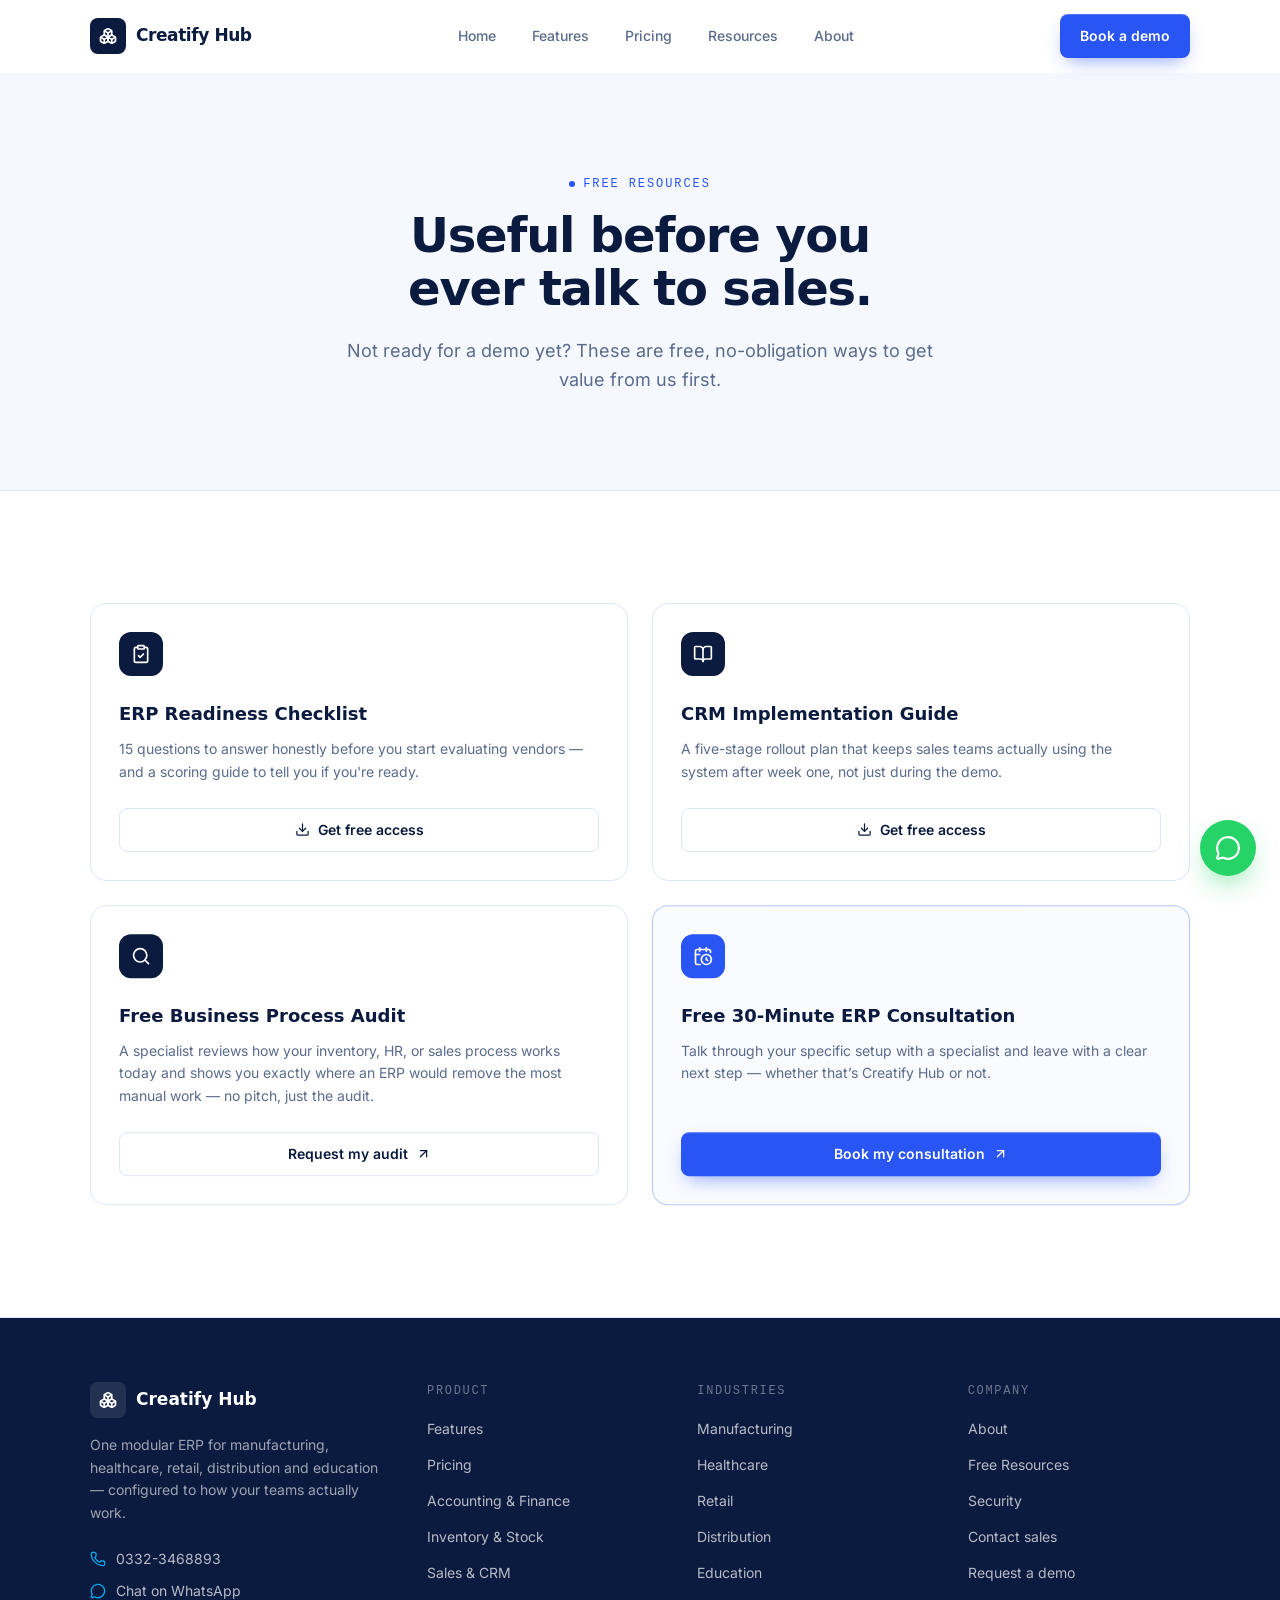
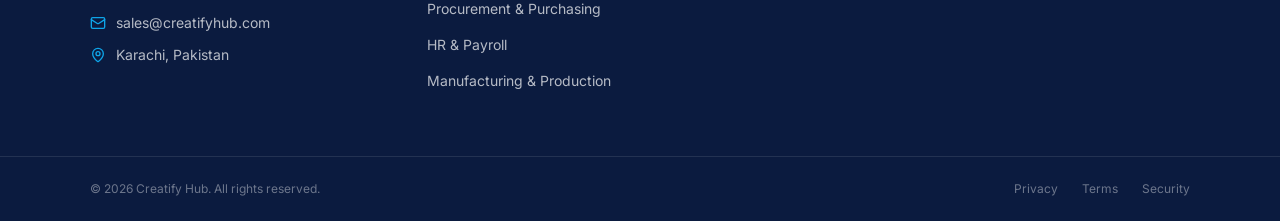
<file: resources/index.html>
<!DOCTYPE html><html lang="en" class="spacegrotesk_93b55b63-module__l3Cz-a__variable inter_db956a7d-module__YkTeGq__variable plexmono_ed2c8ac7-module__XN8aia__variable h-full"><head><meta charSet="utf-8"/><meta name="viewport" content="width=device-width, initial-scale=1"/><link rel="preload" href="/_next/static/media/ibm_plex_mono_400-s.p.3xdfs0-p_zi4c.woff2" as="font" crossorigin="" type="font/woff2"/><link rel="preload" href="/_next/static/media/ibm_plex_mono_500-s.p.11q3guvgd1r20.woff2" as="font" crossorigin="" type="font/woff2"/><link rel="preload" href="/_next/static/media/inter_400-s.p.2qdljeg3s-lsl.woff2" as="font" crossorigin="" type="font/woff2"/><link rel="preload" href="/_next/static/media/inter_500-s.p.1d14jwmkqqa0f.woff2" as="font" crossorigin="" type="font/woff2"/><link rel="preload" href="/_next/static/media/inter_600-s.p.2dov6rjg62vru.woff2" as="font" crossorigin="" type="font/woff2"/><link rel="preload" href="/_next/static/media/inter_700-s.p.4421omqeymgmp.woff2" as="font" crossorigin="" type="font/woff2"/><link rel="preload" href="/_next/static/media/space_grotesk_500-s.p.33jdofnh71adk.woff2" as="font" crossorigin="" type="font/woff2"/><link rel="preload" href="/_next/static/media/space_grotesk_600-s.p.406z--bjzi1j-.woff2" as="font" crossorigin="" type="font/woff2"/><link rel="preload" href="/_next/static/media/space_grotesk_700-s.p.16tiaqjgzwdo4.woff2" as="font" crossorigin="" type="font/woff2"/><link rel="stylesheet" href="/_next/static/chunks/41hk50xzw694r.css" data-precedence="next"/><link rel="preload" as="script" fetchPriority="low" href="/_next/static/chunks/10qk6v6416kh8.js"/><script src="/_next/static/chunks/27jktro2p5rq9.js" async=""></script><script src="/_next/static/chunks/3hdj40qmts5sf.js" async=""></script><script src="/_next/static/chunks/3n2n0kdz7qf-n.js" async=""></script><script src="/_next/static/chunks/turbopack-1608wss-esh_f.js" async=""></script><script src="/_next/static/chunks/21lqcqcxeo2ns.js" async=""></script><script src="/_next/static/chunks/0t0tcqmdg_z3t.js" async=""></script><script src="/_next/static/chunks/14mrh2-p_w84d.js" async=""></script><script src="/_next/static/chunks/14j5jah-yezbh.js" async=""></script><script src="/_next/static/chunks/0livskw7srekz.js" async=""></script><meta name="next-size-adjust" content=""/><title>Free Resources — ERP Checklist, Process Audit &amp; CRM Guide | Creatify Hub</title><meta name="description" content="Free ERP Readiness Checklist, Business Process Audit, CRM Implementation Guide, and a 30-minute ERP consultation — no obligation."/><meta name="author" content="Creatify Hub"/><meta name="keywords" content="ERP software,ERP for manufacturing,healthcare ERP,retail ERP,distribution ERP,inventory management software,HR and payroll software,accounting software,sales CRM software,procurement software,manufacturing ERP module,custom ERP modules,Creatify Hub"/><meta name="creator" content="Creatify Hub"/><meta name="robots" content="index, follow"/><meta name="googlebot" content="index, follow"/><link rel="canonical" href="https://www.creatifyhub.com/resources/"/><meta property="og:title" content="Creatify Hub | Modular ERP for Growing Enterprises"/><meta property="og:description" content="One configurable ERP platform covering accounting, inventory, sales, procurement, HR &amp; payroll and manufacturing across manufacturing, healthcare, retail, distribution and education businesses."/><meta property="og:url" content="https://www.creatifyhub.com/"/><meta property="og:site_name" content="Creatify Hub"/><meta property="og:locale" content="en_US"/><meta property="og:image" content="https://www.creatifyhub.com/og-image.png"/><meta property="og:image:width" content="1200"/><meta property="og:image:height" content="630"/><meta property="og:image:alt" content="Creatify Hub ERP"/><meta property="og:type" content="website"/><meta name="twitter:card" content="summary_large_image"/><meta name="twitter:title" content="Creatify Hub | Modular ERP for Growing Enterprises"/><meta name="twitter:description" content="One configurable ERP platform covering accounting, inventory, sales, HR &amp; payroll and manufacturing."/><meta name="twitter:image" content="https://www.creatifyhub.com/og-image.png"/><link rel="icon" href="/icon.svg?icon.1qnvvyd85l1an.svg" sizes="any" type="image/svg+xml"/><script src="/_next/static/chunks/0cz1d0mv5g_q7.js" noModule=""></script></head><body class="flex min-h-full flex-col bg-white font-sans text-ink antialiased"><div hidden=""><!--$--><!--/$--></div><script type="application/ld+json">{"@context":"https://schema.org","@type":"Organization","name":"Creatify Hub","url":"https://www.creatifyhub.com","logo":"https://www.creatifyhub.com/logo.png","description":"Creatify Hub builds modular ERP software for manufacturing, healthcare, retail, distribution and education businesses.","contactPoint":[{"@type":"ContactPoint","telephone":"+92-332-3468893","contactType":"sales","areaServed":"PK","availableLanguage":["English","Urdu"]}],"sameAs":[]}</script><a href="#main-content" class="sr-only focus:not-sr-only focus:absolute focus:left-4 focus:top-4 focus:z-[100] focus:rounded-md focus:bg-primary focus:px-4 focus:py-2 focus:text-white">Skip to content</a><header class="sticky top-0 z-50 w-full border-b transition-colors duration-300 border-transparent bg-white/0"><div class="mx-auto flex h-18 max-w-[1180px] items-center justify-between px-6 py-4 md:px-10"><a class="flex items-center gap-2.5" aria-label="Creatify Hub home" href="/"><span class="flex h-9 w-9 items-center justify-center rounded-lg bg-ink text-white"><svg xmlns="http://www.w3.org/2000/svg" width="18" height="18" viewBox="0 0 24 24" fill="none" stroke="currentColor" stroke-width="2.25" stroke-linecap="round" stroke-linejoin="round" class="lucide lucide-boxes" aria-hidden="true"><path d="M2.97 12.92A2 2 0 0 0 2 14.63v3.24a2 2 0 0 0 .97 1.71l3 1.8a2 2 0 0 0 2.06 0L12 19v-5.5l-5-3-4.03 2.42Z"></path><path d="m7 16.5-4.74-2.85"></path><path d="m7 16.5 5-3"></path><path d="M7 16.5v5.17"></path><path d="M12 13.5V19l3.97 2.38a2 2 0 0 0 2.06 0l3-1.8a2 2 0 0 0 .97-1.71v-3.24a2 2 0 0 0-.97-1.71L17 10.5l-5 3Z"></path><path d="m17 16.5-5-3"></path><path d="m17 16.5 4.74-2.85"></path><path d="M17 16.5v5.17"></path><path d="M7.97 4.42A2 2 0 0 0 7 6.13v4.37l5 3 5-3V6.13a2 2 0 0 0-.97-1.71l-3-1.8a2 2 0 0 0-2.06 0l-3 1.8Z"></path><path d="M12 8 7.26 5.15"></path><path d="m12 8 4.74-2.85"></path><path d="M12 13.5V8"></path></svg></span><span class="font-display text-[17px] font-semibold tracking-tight text-ink">Creatify Hub</span></a><nav class="hidden items-center gap-1 md:flex" aria-label="Primary"><a class="relative rounded-md px-4 py-2 text-sm font-medium transition-colors text-slate hover:text-ink" href="/">Home</a><a class="relative rounded-md px-4 py-2 text-sm font-medium transition-colors text-slate hover:text-ink" href="/features/">Features</a><a class="relative rounded-md px-4 py-2 text-sm font-medium transition-colors text-slate hover:text-ink" href="/pricing/">Pricing</a><a class="relative rounded-md px-4 py-2 text-sm font-medium transition-colors text-slate hover:text-ink" href="/resources/">Resources</a><a class="relative rounded-md px-4 py-2 text-sm font-medium transition-colors text-slate hover:text-ink" href="/about/">About</a></nav><div class="hidden items-center gap-3 md:flex"><a href="/contact/"><button class="inline-flex items-center justify-center gap-2 whitespace-nowrap rounded-lg text-sm font-semibold transition-all duration-200 ease-out focus-visible:outline-none disabled:pointer-events-none disabled:opacity-50 bg-primary text-white shadow-[0_1px_0_rgba(255,255,255,0.2)_inset,0_8px_20px_-8px_rgba(41,85,245,0.65)] hover:bg-primary-dark hover:-translate-y-0.5 hover:shadow-[0_1px_0_rgba(255,255,255,0.2)_inset,0_14px_28px_-10px_rgba(41,85,245,0.75)] active:translate-y-0 h-11 px-5">Book a demo</button></a></div><button type="button" class="flex h-10 w-10 items-center justify-center rounded-md text-ink md:hidden" aria-label="Open menu" aria-expanded="false"><svg xmlns="http://www.w3.org/2000/svg" width="22" height="22" viewBox="0 0 24 24" fill="none" stroke="currentColor" stroke-width="2" stroke-linecap="round" stroke-linejoin="round" class="lucide lucide-menu" aria-hidden="true"><path d="M4 5h16"></path><path d="M4 12h16"></path><path d="M4 19h16"></path></svg></button></div></header><main id="main-content" class="flex-1"><section class="border-b border-line bg-paper py-20 md:py-24"><div class="mx-auto w-full px-6 md:px-10 max-w-2xl text-center"><span class="inline-flex items-center gap-2 font-data text-[12px] uppercase tracking-[0.16em] text-primary justify-center"><span class="h-1.5 w-1.5 rounded-full bg-primary"></span>Free resources</span><h1 class="mt-4 text-balance font-display text-4xl font-semibold tracking-tight text-ink md:text-[48px]">Useful before you ever talk to sales.</h1><p class="mt-5 text-[16px] leading-relaxed text-slate md:text-lg">Not ready for a demo yet? These are free, no-obligation ways to get value from us first.</p></div></section><section class="bg-white py-20 md:py-28"><div class="mx-auto w-full max-w-[1180px] px-6 md:px-10"><div class="grid gap-6 sm:grid-cols-2"><div style="opacity:0;transform:translateY(24px)"><div class="flex h-full flex-col rounded-2xl border border-line bg-white p-7 transition-all duration-300 hover:-translate-y-1 hover:border-primary/30 hover:shadow-[0_20px_44px_-30px_rgba(11,27,63,0.3)]"><span class="flex h-11 w-11 items-center justify-center rounded-xl bg-ink text-white"><svg xmlns="http://www.w3.org/2000/svg" width="20" height="20" viewBox="0 0 24 24" fill="none" stroke="currentColor" stroke-width="2" stroke-linecap="round" stroke-linejoin="round" class="lucide lucide-clipboard-check" aria-hidden="true"><rect width="8" height="4" x="8" y="2" rx="1" ry="1"></rect><path d="M16 4h2a2 2 0 0 1 2 2v14a2 2 0 0 1-2 2H6a2 2 0 0 1-2-2V6a2 2 0 0 1 2-2h2"></path><path d="m9 14 2 2 4-4"></path></svg></span><h3 class="mt-6 font-display text-lg font-semibold text-ink">ERP Readiness Checklist</h3><p class="mt-2.5 flex-1 text-sm leading-relaxed text-slate">15 questions to answer honestly before you start evaluating vendors — and a scoring guide to tell you if you&#x27;re ready.</p><div class="mt-6"><button class="inline-flex items-center justify-center gap-2 whitespace-nowrap rounded-lg text-sm font-semibold transition-all duration-200 ease-out focus-visible:outline-none disabled:pointer-events-none disabled:opacity-50 bg-white text-ink border border-line hover:border-primary/40 hover:-translate-y-0.5 hover:shadow-[0_10px_24px_-14px_rgba(11,27,63,0.35)] active:translate-y-0 h-11 px-5 w-full"><svg xmlns="http://www.w3.org/2000/svg" width="15" height="15" viewBox="0 0 24 24" fill="none" stroke="currentColor" stroke-width="2" stroke-linecap="round" stroke-linejoin="round" class="lucide lucide-download" aria-hidden="true"><path d="M12 15V3"></path><path d="M21 15v4a2 2 0 0 1-2 2H5a2 2 0 0 1-2-2v-4"></path><path d="m7 10 5 5 5-5"></path></svg> Get free access</button></div></div></div><div style="opacity:0;transform:translateY(24px)"><div class="flex h-full flex-col rounded-2xl border border-line bg-white p-7 transition-all duration-300 hover:-translate-y-1 hover:border-primary/30 hover:shadow-[0_20px_44px_-30px_rgba(11,27,63,0.3)]"><span class="flex h-11 w-11 items-center justify-center rounded-xl bg-ink text-white"><svg xmlns="http://www.w3.org/2000/svg" width="20" height="20" viewBox="0 0 24 24" fill="none" stroke="currentColor" stroke-width="2" stroke-linecap="round" stroke-linejoin="round" class="lucide lucide-book-open" aria-hidden="true"><path d="M12 7v14"></path><path d="M3 18a1 1 0 0 1-1-1V4a1 1 0 0 1 1-1h5a4 4 0 0 1 4 4 4 4 0 0 1 4-4h5a1 1 0 0 1 1 1v13a1 1 0 0 1-1 1h-6a3 3 0 0 0-3 3 3 3 0 0 0-3-3z"></path></svg></span><h3 class="mt-6 font-display text-lg font-semibold text-ink">CRM Implementation Guide</h3><p class="mt-2.5 flex-1 text-sm leading-relaxed text-slate">A five-stage rollout plan that keeps sales teams actually using the system after week one, not just during the demo.</p><div class="mt-6"><button class="inline-flex items-center justify-center gap-2 whitespace-nowrap rounded-lg text-sm font-semibold transition-all duration-200 ease-out focus-visible:outline-none disabled:pointer-events-none disabled:opacity-50 bg-white text-ink border border-line hover:border-primary/40 hover:-translate-y-0.5 hover:shadow-[0_10px_24px_-14px_rgba(11,27,63,0.35)] active:translate-y-0 h-11 px-5 w-full"><svg xmlns="http://www.w3.org/2000/svg" width="15" height="15" viewBox="0 0 24 24" fill="none" stroke="currentColor" stroke-width="2" stroke-linecap="round" stroke-linejoin="round" class="lucide lucide-download" aria-hidden="true"><path d="M12 15V3"></path><path d="M21 15v4a2 2 0 0 1-2 2H5a2 2 0 0 1-2-2v-4"></path><path d="m7 10 5 5 5-5"></path></svg> Get free access</button></div></div></div><div style="opacity:0;transform:translateY(24px)"><div class="flex h-full flex-col rounded-2xl border border-line bg-white p-7 transition-all duration-300 hover:-translate-y-1 hover:border-primary/30 hover:shadow-[0_20px_44px_-30px_rgba(11,27,63,0.3)]"><span class="flex h-11 w-11 items-center justify-center rounded-xl bg-ink text-white"><svg xmlns="http://www.w3.org/2000/svg" width="20" height="20" viewBox="0 0 24 24" fill="none" stroke="currentColor" stroke-width="2" stroke-linecap="round" stroke-linejoin="round" class="lucide lucide-search" aria-hidden="true"><path d="m21 21-4.34-4.34"></path><circle cx="11" cy="11" r="8"></circle></svg></span><h3 class="mt-6 font-display text-lg font-semibold text-ink">Free Business Process Audit</h3><p class="mt-2.5 flex-1 text-sm leading-relaxed text-slate">A specialist reviews how your inventory, HR, or sales process works today and shows you exactly where an ERP would remove the most manual work — no pitch, just the audit.</p><a class="mt-6" href="/contact/"><button class="inline-flex items-center justify-center gap-2 whitespace-nowrap rounded-lg text-sm font-semibold transition-all duration-200 ease-out focus-visible:outline-none disabled:pointer-events-none disabled:opacity-50 bg-white text-ink border border-line hover:border-primary/40 hover:-translate-y-0.5 hover:shadow-[0_10px_24px_-14px_rgba(11,27,63,0.35)] active:translate-y-0 h-11 px-5 w-full">Request my audit<svg xmlns="http://www.w3.org/2000/svg" width="15" height="15" viewBox="0 0 24 24" fill="none" stroke="currentColor" stroke-width="2" stroke-linecap="round" stroke-linejoin="round" class="lucide lucide-arrow-up-right" aria-hidden="true"><path d="M7 7h10v10"></path><path d="M7 17 17 7"></path></svg></button></a></div></div><div style="opacity:0;transform:translateY(24px)"><div class="flex h-full flex-col rounded-2xl border border-primary/30 bg-paper/60 p-7 transition-all duration-300 hover:-translate-y-1 hover:shadow-[0_20px_44px_-30px_rgba(11,27,63,0.3)]"><span class="flex h-11 w-11 items-center justify-center rounded-xl bg-primary text-white"><svg xmlns="http://www.w3.org/2000/svg" width="20" height="20" viewBox="0 0 24 24" fill="none" stroke="currentColor" stroke-width="2" stroke-linecap="round" stroke-linejoin="round" class="lucide lucide-calendar-clock" aria-hidden="true"><path d="M16 14v2.2l1.6 1"></path><path d="M16 2v4"></path><path d="M21 7.5V6a2 2 0 0 0-2-2H5a2 2 0 0 0-2 2v14a2 2 0 0 0 2 2h3.5"></path><path d="M3 10h5"></path><path d="M8 2v4"></path><circle cx="16" cy="16" r="6"></circle></svg></span><h3 class="mt-6 font-display text-lg font-semibold text-ink">Free 30-Minute ERP Consultation</h3><p class="mt-2.5 flex-1 text-sm leading-relaxed text-slate">Talk through your specific setup with a specialist and leave with a clear next step — whether that’s Creatify Hub or not.</p><a class="mt-6" href="/contact/"><button class="inline-flex items-center justify-center gap-2 whitespace-nowrap rounded-lg text-sm font-semibold transition-all duration-200 ease-out focus-visible:outline-none disabled:pointer-events-none disabled:opacity-50 bg-primary text-white shadow-[0_1px_0_rgba(255,255,255,0.2)_inset,0_8px_20px_-8px_rgba(41,85,245,0.65)] hover:bg-primary-dark hover:-translate-y-0.5 hover:shadow-[0_1px_0_rgba(255,255,255,0.2)_inset,0_14px_28px_-10px_rgba(41,85,245,0.75)] active:translate-y-0 h-11 px-5 w-full">Book my consultation<svg xmlns="http://www.w3.org/2000/svg" width="15" height="15" viewBox="0 0 24 24" fill="none" stroke="currentColor" stroke-width="2" stroke-linecap="round" stroke-linejoin="round" class="lucide lucide-arrow-up-right" aria-hidden="true"><path d="M7 7h10v10"></path><path d="M7 17 17 7"></path></svg></button></a></div></div></div></div></section><!--$--><!--/$--></main><footer class="border-t border-line bg-ink text-white"><div class="mx-auto w-full max-w-[1180px] px-6 md:px-10 grid gap-12 py-16 md:grid-cols-[1.3fr_1fr_1fr_1fr]"><div><a class="flex items-center gap-2.5" href="/"><span class="flex h-9 w-9 items-center justify-center rounded-lg bg-white/10"><svg xmlns="http://www.w3.org/2000/svg" width="18" height="18" viewBox="0 0 24 24" fill="none" stroke="currentColor" stroke-width="2.25" stroke-linecap="round" stroke-linejoin="round" class="lucide lucide-boxes" aria-hidden="true"><path d="M2.97 12.92A2 2 0 0 0 2 14.63v3.24a2 2 0 0 0 .97 1.71l3 1.8a2 2 0 0 0 2.06 0L12 19v-5.5l-5-3-4.03 2.42Z"></path><path d="m7 16.5-4.74-2.85"></path><path d="m7 16.5 5-3"></path><path d="M7 16.5v5.17"></path><path d="M12 13.5V19l3.97 2.38a2 2 0 0 0 2.06 0l3-1.8a2 2 0 0 0 .97-1.71v-3.24a2 2 0 0 0-.97-1.71L17 10.5l-5 3Z"></path><path d="m17 16.5-5-3"></path><path d="m17 16.5 4.74-2.85"></path><path d="M17 16.5v5.17"></path><path d="M7.97 4.42A2 2 0 0 0 7 6.13v4.37l5 3 5-3V6.13a2 2 0 0 0-.97-1.71l-3-1.8a2 2 0 0 0-2.06 0l-3 1.8Z"></path><path d="M12 8 7.26 5.15"></path><path d="m12 8 4.74-2.85"></path><path d="M12 13.5V8"></path></svg></span><span class="font-display text-[17px] font-semibold">Creatify Hub</span></a><p class="mt-4 max-w-xs text-sm leading-relaxed text-white/60">One modular ERP for manufacturing, healthcare, retail, distribution and education — configured to how your teams actually work.</p><div class="mt-6 space-y-3 text-sm text-white/70"><a href="tel:03323468893" class="flex items-center gap-2.5 hover:text-white"><svg xmlns="http://www.w3.org/2000/svg" width="16" height="16" viewBox="0 0 24 24" fill="none" stroke="currentColor" stroke-width="2" stroke-linecap="round" stroke-linejoin="round" class="lucide lucide-phone text-cyan" aria-hidden="true"><path d="M13.832 16.568a1 1 0 0 0 1.213-.303l.355-.465A2 2 0 0 1 17 15h3a2 2 0 0 1 2 2v3a2 2 0 0 1-2 2A18 18 0 0 1 2 4a2 2 0 0 1 2-2h3a2 2 0 0 1 2 2v3a2 2 0 0 1-.8 1.6l-.468.351a1 1 0 0 0-.292 1.233 14 14 0 0 0 6.392 6.384"></path></svg> 0332-3468893</a><a href="https://wa.me/923323468893?text=Hi%2C%20I%27d%20like%20to%20know%20more%20about%20Creatify%20Hub." target="_blank" rel="noopener noreferrer" class="flex items-center gap-2.5 hover:text-white"><svg xmlns="http://www.w3.org/2000/svg" width="16" height="16" viewBox="0 0 24 24" fill="none" stroke="currentColor" stroke-width="2" stroke-linecap="round" stroke-linejoin="round" class="lucide lucide-message-circle text-cyan" aria-hidden="true"><path d="M2.992 16.342a2 2 0 0 1 .094 1.167l-1.065 3.29a1 1 0 0 0 1.236 1.168l3.413-.998a2 2 0 0 1 1.099.092 10 10 0 1 0-4.777-4.719"></path></svg> Chat on WhatsApp</a><a href="mailto:sales@creatifyhub.com" class="flex items-center gap-2.5 hover:text-white"><svg xmlns="http://www.w3.org/2000/svg" width="16" height="16" viewBox="0 0 24 24" fill="none" stroke="currentColor" stroke-width="2" stroke-linecap="round" stroke-linejoin="round" class="lucide lucide-mail text-cyan" aria-hidden="true"><path d="m22 7-8.991 5.727a2 2 0 0 1-2.009 0L2 7"></path><rect x="2" y="4" width="20" height="16" rx="2"></rect></svg> sales@creatifyhub.com</a><p class="flex items-center gap-2.5"><svg xmlns="http://www.w3.org/2000/svg" width="16" height="16" viewBox="0 0 24 24" fill="none" stroke="currentColor" stroke-width="2" stroke-linecap="round" stroke-linejoin="round" class="lucide lucide-map-pin text-cyan" aria-hidden="true"><path d="M20 10c0 4.993-5.539 10.193-7.399 11.799a1 1 0 0 1-1.202 0C9.539 20.193 4 14.993 4 10a8 8 0 0 1 16 0"></path><circle cx="12" cy="10" r="3"></circle></svg> Karachi, Pakistan</p></div></div><nav aria-label="Product"><h3 class="font-data text-[12px] uppercase tracking-[0.14em] text-white/40">Product</h3><ul class="mt-4 space-y-3"><li><a class="text-sm text-white/70 hover:text-white" href="/features/">Features</a></li><li><a class="text-sm text-white/70 hover:text-white" href="/pricing/">Pricing</a></li><li><a class="text-sm text-white/70 hover:text-white" href="/features/#accounting">Accounting &amp; Finance</a></li><li><a class="text-sm text-white/70 hover:text-white" href="/features/#inventory">Inventory &amp; Stock</a></li><li><a class="text-sm text-white/70 hover:text-white" href="/features/#sales-crm">Sales &amp; CRM</a></li><li><a class="text-sm text-white/70 hover:text-white" href="/features/#procurement">Procurement &amp; Purchasing</a></li><li><a class="text-sm text-white/70 hover:text-white" href="/features/#hr-payroll">HR &amp; Payroll</a></li><li><a class="text-sm text-white/70 hover:text-white" href="/features/#production">Manufacturing &amp; Production</a></li></ul></nav><nav aria-label="Industries"><h3 class="font-data text-[12px] uppercase tracking-[0.14em] text-white/40">Industries</h3><ul class="mt-4 space-y-3"><li><a class="text-sm text-white/70 hover:text-white" href="/features/#manufacturing">Manufacturing</a></li><li><a class="text-sm text-white/70 hover:text-white" href="/features/#healthcare">Healthcare</a></li><li><a class="text-sm text-white/70 hover:text-white" href="/features/#retail">Retail</a></li><li><a class="text-sm text-white/70 hover:text-white" href="/features/#distribution">Distribution</a></li><li><a class="text-sm text-white/70 hover:text-white" href="/features/#education">Education</a></li></ul></nav><nav aria-label="Company"><h3 class="font-data text-[12px] uppercase tracking-[0.14em] text-white/40">Company</h3><ul class="mt-4 space-y-3"><li><a class="text-sm text-white/70 hover:text-white" href="/about/">About</a></li><li><a class="text-sm text-white/70 hover:text-white" href="/resources/">Free Resources</a></li><li><a class="text-sm text-white/70 hover:text-white" href="/security/">Security</a></li><li><a class="text-sm text-white/70 hover:text-white" href="/contact/">Contact sales</a></li><li><a class="text-sm text-white/70 hover:text-white" href="/contact/">Request a demo</a></li></ul></nav></div><div class="border-t border-white/10 pb-20 md:pb-0"><div class="mx-auto w-full max-w-[1180px] px-6 md:px-10 flex flex-col items-center justify-between gap-4 py-6 text-xs text-white/40 md:flex-row"><p>© <!-- -->2026<!-- --> Creatify Hub. All rights reserved.</p><div class="flex gap-6"><a class="hover:text-white/70" href="/privacy/">Privacy</a><a class="hover:text-white/70" href="/terms/">Terms</a><a class="hover:text-white/70" href="/security/">Security</a></div></div></div></footer><div class="fixed inset-x-0 bottom-0 z-40 flex items-center gap-2 border-t border-line bg-white/95 px-4 py-3 backdrop-blur-md md:hidden"><a href="tel:03323468893" aria-label="Call Creatify Hub" class="flex h-11 w-11 shrink-0 items-center justify-center rounded-lg border border-line text-ink"><svg xmlns="http://www.w3.org/2000/svg" width="18" height="18" viewBox="0 0 24 24" fill="none" stroke="currentColor" stroke-width="2" stroke-linecap="round" stroke-linejoin="round" class="lucide lucide-phone-call" aria-hidden="true"><path d="M13 2a9 9 0 0 1 9 9"></path><path d="M13 6a5 5 0 0 1 5 5"></path><path d="M13.832 16.568a1 1 0 0 0 1.213-.303l.355-.465A2 2 0 0 1 17 15h3a2 2 0 0 1 2 2v3a2 2 0 0 1-2 2A18 18 0 0 1 2 4a2 2 0 0 1 2-2h3a2 2 0 0 1 2 2v3a2 2 0 0 1-.8 1.6l-.468.351a1 1 0 0 0-.292 1.233 14 14 0 0 0 6.392 6.384"></path></svg></a><a href="https://wa.me/923323468893?text=Hi%2C%20I%27d%20like%20to%20know%20more%20about%20Creatify%20Hub." target="_blank" rel="noopener noreferrer" aria-label="Chat with us on WhatsApp" class="flex h-11 w-11 shrink-0 items-center justify-center rounded-lg border border-line text-[#25D366]"><svg xmlns="http://www.w3.org/2000/svg" width="18" height="18" viewBox="0 0 24 24" fill="none" stroke="currentColor" stroke-width="2" stroke-linecap="round" stroke-linejoin="round" class="lucide lucide-message-circle" aria-hidden="true"><path d="M2.992 16.342a2 2 0 0 1 .094 1.167l-1.065 3.29a1 1 0 0 0 1.236 1.168l3.413-.998a2 2 0 0 1 1.099.092 10 10 0 1 0-4.777-4.719"></path></svg></a><a class="flex-1" href="/contact/"><button class="inline-flex items-center justify-center gap-2 whitespace-nowrap rounded-lg text-sm font-semibold transition-all duration-200 ease-out focus-visible:outline-none disabled:pointer-events-none disabled:opacity-50 bg-primary text-white shadow-[0_1px_0_rgba(255,255,255,0.2)_inset,0_8px_20px_-8px_rgba(41,85,245,0.65)] hover:bg-primary-dark hover:-translate-y-0.5 hover:shadow-[0_1px_0_rgba(255,255,255,0.2)_inset,0_14px_28px_-10px_rgba(41,85,245,0.75)] active:translate-y-0 h-11 px-5 w-full">Book a demo</button></a></div><a href="https://wa.me/923323468893?text=Hi%2C%20I%27d%20like%20to%20know%20more%20about%20Creatify%20Hub." target="_blank" rel="noopener noreferrer" aria-label="Chat with Creatify Hub on WhatsApp" class="fixed bottom-6 right-6 z-40 hidden h-14 w-14 items-center justify-center rounded-full bg-[#25D366] text-white shadow-[0_12px_28px_-8px_rgba(37,211,102,0.6)] transition-transform duration-200 hover:scale-105 md:flex"><svg xmlns="http://www.w3.org/2000/svg" width="26" height="26" viewBox="0 0 24 24" fill="none" stroke="currentColor" stroke-width="2" stroke-linecap="round" stroke-linejoin="round" class="lucide lucide-message-circle text-white" aria-hidden="true"><path d="M2.992 16.342a2 2 0 0 1 .094 1.167l-1.065 3.29a1 1 0 0 0 1.236 1.168l3.413-.998a2 2 0 0 1 1.099.092 10 10 0 1 0-4.777-4.719"></path></svg></a><div class="fixed bottom-6 left-6 z-30 hidden max-w-xs md:block"></div><script src="/_next/static/chunks/10qk6v6416kh8.js" id="_R_" async=""></script><script>(self.__next_f=self.__next_f||[]).push([0])</script><script>self.__next_f.push([1,"1:\"$Sreact.fragment\"\n2:I[69342,[\"/_next/static/chunks/21lqcqcxeo2ns.js\",\"/_next/static/chunks/0t0tcqmdg_z3t.js\",\"/_next/static/chunks/14mrh2-p_w84d.js\",\"/_next/static/chunks/14j5jah-yezbh.js\"],\"default\"]\n3:I[39756,[\"/_next/static/chunks/21lqcqcxeo2ns.js\",\"/_next/static/chunks/0t0tcqmdg_z3t.js\",\"/_next/static/chunks/14mrh2-p_w84d.js\",\"/_next/static/chunks/14j5jah-yezbh.js\"],\"default\"]\n4:I[37457,[\"/_next/static/chunks/21lqcqcxeo2ns.js\",\"/_next/static/chunks/0t0tcqmdg_z3t.js\",\"/_next/static/chunks/14mrh2-p_w84d.js\",\"/_next/static/chunks/14j5jah-yezbh.js\"],\"default\"]\n5:I[22016,[\"/_next/static/chunks/21lqcqcxeo2ns.js\",\"/_next/static/chunks/0t0tcqmdg_z3t.js\",\"/_next/static/chunks/14mrh2-p_w84d.js\",\"/_next/static/chunks/14j5jah-yezbh.js\",\"/_next/static/chunks/0livskw7srekz.js\"],\"\"]\n6:I[5014,[\"/_next/static/chunks/21lqcqcxeo2ns.js\",\"/_next/static/chunks/0t0tcqmdg_z3t.js\",\"/_next/static/chunks/14mrh2-p_w84d.js\",\"/_next/static/chunks/14j5jah-yezbh.js\",\"/_next/static/chunks/0livskw7srekz.js\"],\"default\"]\n16:I[68027,[\"/_next/static/chunks/21lqcqcxeo2ns.js\",\"/_next/static/chunks/0t0tcqmdg_z3t.js\",\"/_next/static/chunks/14mrh2-p_w84d.js\",\"/_next/static/chunks/14j5jah-yezbh.js\"],\"default\",1]\n:HL[\"/_next/static/chunks/41hk50xzw694r.css\",\"style\"]\n:HL[\"/_next/static/media/ibm_plex_mono_400-s.p.3xdfs0-p_zi4c.woff2\",\"font\",{\"crossOrigin\":\"\",\"type\":\"font/woff2\"}]\n:HL[\"/_next/static/media/ibm_plex_mono_500-s.p.11q3guvgd1r20.woff2\",\"font\",{\"crossOrigin\":\"\",\"type\":\"font/woff2\"}]\n:HL[\"/_next/static/media/inter_400-s.p.2qdljeg3s-lsl.woff2\",\"font\",{\"crossOrigin\":\"\",\"type\":\"font/woff2\"}]\n:HL[\"/_next/static/media/inter_500-s.p.1d14jwmkqqa0f.woff2\",\"font\",{\"crossOrigin\":\"\",\"type\":\"font/woff2\"}]\n:HL[\"/_next/static/media/inter_600-s.p.2dov6rjg62vru.woff2\",\"font\",{\"crossOrigin\":\"\",\"type\":\"font/woff2\"}]\n:HL[\"/_next/static/media/inter_700-s.p.4421omqeymgmp.woff2\",\"font\",{\"crossOrigin\":\"\",\"type\":\"font/woff2\"}]\n:HL[\"/_next/static/media/space_grotesk_500-s.p.33jdofnh71adk.woff2\",\"font\",{\"crossOrigin\":\"\",\"type\":\"font/woff2\"}]\n:HL[\"/_next/static/media/space_grotesk_600-s.p.406z--bjzi1j-.woff2\",\"font\",{\"crossOrigin\":\"\",\"type\":\"font/woff2\"}]\n:HL[\"/_next/static/media/space_grotesk_700-s.p.16tiaqjgzwdo4.woff2\",\"font\",{\"crossOrigin\":\"\",\"type\":\"font/woff2\"}]\n"])</script><script>self.__next_f.push([1,"0:{\"P\":null,\"c\":[\"\",\"resources\",\"\"],\"q\":\"\",\"i\":false,\"f\":[[[\"\",{\"children\":[\"resources\",{\"children\":[\"__PAGE__\",{}]}]},\"$undefined\",\"$undefined\",16],[[\"$\",\"$1\",\"c\",{\"children\":[[[\"$\",\"link\",\"0\",{\"rel\":\"stylesheet\",\"href\":\"/_next/static/chunks/41hk50xzw694r.css\",\"precedence\":\"next\",\"crossOrigin\":\"$undefined\",\"nonce\":\"$undefined\"}],[\"$\",\"script\",\"script-0\",{\"src\":\"/_next/static/chunks/21lqcqcxeo2ns.js\",\"async\":true,\"nonce\":\"$undefined\"}],[\"$\",\"script\",\"script-1\",{\"src\":\"/_next/static/chunks/0t0tcqmdg_z3t.js\",\"async\":true,\"nonce\":\"$undefined\"}],[\"$\",\"script\",\"script-2\",{\"src\":\"/_next/static/chunks/14mrh2-p_w84d.js\",\"async\":true,\"nonce\":\"$undefined\"}],[\"$\",\"script\",\"script-3\",{\"src\":\"/_next/static/chunks/14j5jah-yezbh.js\",\"async\":true,\"nonce\":\"$undefined\"}]],[\"$\",\"html\",null,{\"lang\":\"en\",\"className\":\"spacegrotesk_93b55b63-module__l3Cz-a__variable inter_db956a7d-module__YkTeGq__variable plexmono_ed2c8ac7-module__XN8aia__variable h-full\",\"children\":[\"$\",\"body\",null,{\"className\":\"flex min-h-full flex-col bg-white font-sans text-ink antialiased\",\"children\":[[\"$\",\"script\",null,{\"type\":\"application/ld+json\",\"dangerouslySetInnerHTML\":{\"__html\":\"{\\\"@context\\\":\\\"https://schema.org\\\",\\\"@type\\\":\\\"Organization\\\",\\\"name\\\":\\\"Creatify Hub\\\",\\\"url\\\":\\\"https://www.creatifyhub.com\\\",\\\"logo\\\":\\\"https://www.creatifyhub.com/logo.png\\\",\\\"description\\\":\\\"Creatify Hub builds modular ERP software for manufacturing, healthcare, retail, distribution and education businesses.\\\",\\\"contactPoint\\\":[{\\\"@type\\\":\\\"ContactPoint\\\",\\\"telephone\\\":\\\"+92-332-3468893\\\",\\\"contactType\\\":\\\"sales\\\",\\\"areaServed\\\":\\\"PK\\\",\\\"availableLanguage\\\":[\\\"English\\\",\\\"Urdu\\\"]}],\\\"sameAs\\\":[]}\"}}],[\"$\",\"a\",null,{\"href\":\"#main-content\",\"className\":\"sr-only focus:not-sr-only focus:absolute focus:left-4 focus:top-4 focus:z-[100] focus:rounded-md focus:bg-primary focus:px-4 focus:py-2 focus:text-white\",\"children\":\"Skip to content\"}],[\"$\",\"$L2\",null,{}],[\"$\",\"main\",null,{\"id\":\"main-content\",\"className\":\"flex-1\",\"children\":[\"$\",\"$L3\",null,{\"parallelRouterKey\":\"children\",\"error\":\"$undefined\",\"errorStyles\":\"$undefined\",\"errorScripts\":\"$undefined\",\"template\":[\"$\",\"$L4\",null,{}],\"templateStyles\":\"$undefined\",\"templateScripts\":\"$undefined\",\"notFound\":[[[\"$\",\"title\",null,{\"children\":\"404: This page could not be found.\"}],[\"$\",\"div\",null,{\"style\":{\"fontFamily\":\"system-ui,\\\"Segoe UI\\\",Roboto,Helvetica,Arial,sans-serif,\\\"Apple Color Emoji\\\",\\\"Segoe UI Emoji\\\"\",\"height\":\"100vh\",\"textAlign\":\"center\",\"display\":\"flex\",\"flexDirection\":\"column\",\"alignItems\":\"center\",\"justifyContent\":\"center\"},\"children\":[\"$\",\"div\",null,{\"children\":[[\"$\",\"style\",null,{\"dangerouslySetInnerHTML\":{\"__html\":\"body{color:#000;background:#fff;margin:0}.next-error-h1{border-right:1px solid rgba(0,0,0,.3)}@media (prefers-color-scheme:dark){body{color:#fff;background:#000}.next-error-h1{border-right:1px solid rgba(255,255,255,.3)}}\"}}],[\"$\",\"h1\",null,{\"className\":\"next-error-h1\",\"style\":{\"display\":\"inline-block\",\"margin\":\"0 20px 0 0\",\"padding\":\"0 23px 0 0\",\"fontSize\":24,\"fontWeight\":500,\"verticalAlign\":\"top\",\"lineHeight\":\"49px\"},\"children\":404}],[\"$\",\"div\",null,{\"style\":{\"display\":\"inline-block\"},\"children\":[\"$\",\"h2\",null,{\"style\":{\"fontSize\":14,\"fontWeight\":400,\"lineHeight\":\"49px\",\"margin\":0},\"children\":\"This page could not be found.\"}]}]]}]}]],[]],\"forbidden\":\"$undefined\",\"unauthorized\":\"$undefined\"}]}],[\"$\",\"footer\",null,{\"className\":\"border-t border-line bg-ink text-white\",\"children\":[[\"$\",\"div\",null,{\"className\":\"mx-auto w-full max-w-[1180px] px-6 md:px-10 grid gap-12 py-16 md:grid-cols-[1.3fr_1fr_1fr_1fr]\",\"children\":[[\"$\",\"div\",null,{\"children\":[[\"$\",\"$L5\",null,{\"href\":\"/\",\"className\":\"flex items-center gap-2.5\",\"children\":[[\"$\",\"span\",null,{\"className\":\"flex h-9 w-9 items-center justify-center rounded-lg bg-white/10\",\"children\":[\"$\",\"$L6\",null,{\"ref\":\"$undefined\",\"iconNode\":[[\"path\",{\"d\":\"M2.97 12.92A2 2 0 0 0 2 14.63v3.24a2 2 0 0 0 .97 1.71l3 1.8a2 2 0 0 0 2.06 0L12 19v-5.5l-5-3-4.03 2.42Z\",\"key\":\"lc1i9w\"}],[\"path\",{\"d\":\"m7 16.5-4.74-2.85\",\"key\":\"1o9zyk\"}],[\"path\",{\"d\":\"m7 16.5 5-3\",\"key\":\"va8pkn\"}],[\"path\",{\"d\":\"M7 16.5v5.17\",\"key\":\"jnp8gn\"}],[\"path\",{\"d\":\"M12 13.5V19l3.97 2.38a2 2 0 0 0 2.06 0l3-1.8a2 2 0 0 0 .97-1.71v-3.24a2 2 0 0 0-.97-1.71L17 10.5l-5 3Z\",\"key\":\"8zsnat\"}],[\"path\",{\"d\":\"m17 16.5-5-3\",\"key\":\"8arw3v\"}],[\"path\",{\"d\":\"m17 16.5 4.74-2.85\",\"key\":\"8rfmw\"}],[\"path\",{\"d\":\"M17 16.5v5.17\",\"key\":\"k6z78m\"}],[\"path\",{\"d\":\"M7.97 4.42A2 2 0 0 0 7 6.13v4.37l5 3 5-3V6.13a2 2 0 0 0-.97-1.71l-3-1.8a2 2 0 0 0-2.06 0l-3 1.8Z\",\"key\":\"1xygjf\"}],[\"path\",{\"d\":\"M12 8 7.26 5.15\",\"key\":\"1vbdud\"}],[\"path\",{\"d\":\"m12 8 4.74-2.85\",\"key\":\"3rx089\"}],[\"path\",{\"d\":\"M12 13.5V8\",\"key\":\"1io7kd\"}]],\"className\":\"lucide-boxes\",\"size\":18,\"strokeWidth\":2.25}]}],\"$L7\"]}],\"$L8\",\"$L9\"]}],[\"$La\",\"$Lb\",\"$Lc\"]]}],\"$Ld\"]}],\"$Le\",\"$Lf\",\"$L10\",\"$L11\"]}]}]]}],{\"children\":[\"$L12\",{\"children\":[\"$L13\",{},null,false,null]},null,false,\"$@14\"]},null,false,null],\"$L15\",false]],\"m\":\"$undefined\",\"G\":[\"$16\",[\"$L17\"]],\"S\":true,\"h\":null,\"s\":\"$undefined\",\"l\":\"$undefined\",\"p\":\"$undefined\",\"d\":\"$undefined\",\"b\":\"C3LDlYkIGmMrxqxIBvbw3\"}\n"])</script><script>self.__next_f.push([1,"18:I[18103,[\"/_next/static/chunks/21lqcqcxeo2ns.js\",\"/_next/static/chunks/0t0tcqmdg_z3t.js\",\"/_next/static/chunks/14mrh2-p_w84d.js\",\"/_next/static/chunks/14j5jah-yezbh.js\"],\"StickyMobileCta\"]\n19:I[5258,[\"/_next/static/chunks/21lqcqcxeo2ns.js\",\"/_next/static/chunks/0t0tcqmdg_z3t.js\",\"/_next/static/chunks/14mrh2-p_w84d.js\",\"/_next/static/chunks/14j5jah-yezbh.js\"],\"WhatsAppFloat\"]\n1a:I[49616,[\"/_next/static/chunks/21lqcqcxeo2ns.js\",\"/_next/static/chunks/0t0tcqmdg_z3t.js\",\"/_next/static/chunks/14mrh2-p_w84d.js\",\"/_next/static/chunks/14j5jah-yezbh.js\"],\"ExitIntentPopup\"]\n1b:I[82659,[\"/_next/static/chunks/21lqcqcxeo2ns.js\",\"/_next/static/chunks/0t0tcqmdg_z3t.js\",\"/_next/static/chunks/14mrh2-p_w84d.js\",\"/_next/static/chunks/14j5jah-yezbh.js\"],\"LiveActivityNotifications\"]\n1c:I[10010,[\"/_next/static/chunks/21lqcqcxeo2ns.js\",\"/_next/static/chunks/0t0tcqmdg_z3t.js\",\"/_next/static/chunks/14mrh2-p_w84d.js\",\"/_next/static/chunks/14j5jah-yezbh.js\",\"/_next/static/chunks/0livskw7srekz.js\"],\"RevealGroup\"]\n1d:I[10010,[\"/_next/static/chunks/21lqcqcxeo2ns.js\",\"/_next/static/chunks/0t0tcqmdg_z3t.js\",\"/_next/static/chunks/14mrh2-p_w84d.js\",\"/_next/static/chunks/14j5jah-yezbh.js\",\"/_next/static/chunks/0livskw7srekz.js\"],\"Reveal\"]\n1e:I[44406,[\"/_next/static/chunks/21lqcqcxeo2ns.js\",\"/_next/static/chunks/0t0tcqmdg_z3t.js\",\"/_next/static/chunks/14mrh2-p_w84d.js\",\"/_next/static/chunks/14j5jah-yezbh.js\",\"/_next/static/chunks/0livskw7srekz.js\"],\"GatedDownloadCard\"]\n26:I[97367,[\"/_next/static/chunks/21lqcqcxeo2ns.js\",\"/_next/static/chunks/0t0tcqmdg_z3t.js\",\"/_next/static/chunks/14mrh2-p_w84d.js\",\"/_next/static/chunks/14j5jah-yezbh.js\"],\"ViewportBoundary\"]\n28:I[97367,[\"/_next/static/chunks/21lqcqcxeo2ns.js\",\"/_next/static/chunks/0t0tcqmdg_z3t.js\",\"/_next/static/chunks/14mrh2-p_w84d.js\",\"/_next/static/chunks/14j5jah-yezbh.js\"],\"MetadataBoundary\"]\n29:\"$Sreact.suspense\"\n7:[\"$\",\"span\",null,{\"className\":\"font-display text-[17px] font-semibold\",\"children\":\"Creatify Hub\"}]\n8:[\"$\",\"p\",null,{\"className\":\"mt-4 max-w-xs text-sm leading-relaxed text-white/60\",\"children\":\"One modular ERP for manufacturing, healthcare, retail, distribution and education — configured to how your teams actually work.\"}]\n"])</script><script>self.__next_f.push([1,"9:[\"$\",\"div\",null,{\"className\":\"mt-6 space-y-3 text-sm text-white/70\",\"children\":[[\"$\",\"a\",null,{\"href\":\"tel:03323468893\",\"className\":\"flex items-center gap-2.5 hover:text-white\",\"children\":[[\"$\",\"$L6\",null,{\"ref\":\"$undefined\",\"iconNode\":[[\"path\",{\"d\":\"M13.832 16.568a1 1 0 0 0 1.213-.303l.355-.465A2 2 0 0 1 17 15h3a2 2 0 0 1 2 2v3a2 2 0 0 1-2 2A18 18 0 0 1 2 4a2 2 0 0 1 2-2h3a2 2 0 0 1 2 2v3a2 2 0 0 1-.8 1.6l-.468.351a1 1 0 0 0-.292 1.233 14 14 0 0 0 6.392 6.384\",\"key\":\"9njp5v\"}]],\"className\":\"lucide-phone text-cyan\",\"size\":16}],\" 0332-3468893\"]}],[\"$\",\"a\",null,{\"href\":\"https://wa.me/923323468893?text=Hi%2C%20I%27d%20like%20to%20know%20more%20about%20Creatify%20Hub.\",\"target\":\"_blank\",\"rel\":\"noopener noreferrer\",\"className\":\"flex items-center gap-2.5 hover:text-white\",\"children\":[[\"$\",\"$L6\",null,{\"ref\":\"$undefined\",\"iconNode\":[[\"path\",{\"d\":\"M2.992 16.342a2 2 0 0 1 .094 1.167l-1.065 3.29a1 1 0 0 0 1.236 1.168l3.413-.998a2 2 0 0 1 1.099.092 10 10 0 1 0-4.777-4.719\",\"key\":\"1sd12s\"}]],\"className\":\"lucide-message-circle text-cyan\",\"size\":16}],\" Chat on WhatsApp\"]}],[\"$\",\"a\",null,{\"href\":\"mailto:sales@creatifyhub.com\",\"className\":\"flex items-center gap-2.5 hover:text-white\",\"children\":[[\"$\",\"$L6\",null,{\"ref\":\"$undefined\",\"iconNode\":[[\"path\",{\"d\":\"m22 7-8.991 5.727a2 2 0 0 1-2.009 0L2 7\",\"key\":\"132q7q\"}],[\"rect\",{\"x\":\"2\",\"y\":\"4\",\"width\":\"20\",\"height\":\"16\",\"rx\":\"2\",\"key\":\"izxlao\"}]],\"className\":\"lucide-mail text-cyan\",\"size\":16}],\" sales@creatifyhub.com\"]}],[\"$\",\"p\",null,{\"className\":\"flex items-center gap-2.5\",\"children\":[[\"$\",\"$L6\",null,{\"ref\":\"$undefined\",\"iconNode\":[[\"path\",{\"d\":\"M20 10c0 4.993-5.539 10.193-7.399 11.799a1 1 0 0 1-1.202 0C9.539 20.193 4 14.993 4 10a8 8 0 0 1 16 0\",\"key\":\"1r0f0z\"}],[\"circle\",{\"cx\":\"12\",\"cy\":\"10\",\"r\":\"3\",\"key\":\"ilqhr7\"}]],\"className\":\"lucide-map-pin text-cyan\",\"size\":16}],\" Karachi, Pakistan\"]}]]}]\n"])</script><script>self.__next_f.push([1,"a:[\"$\",\"nav\",\"Product\",{\"aria-label\":\"Product\",\"children\":[[\"$\",\"h3\",null,{\"className\":\"font-data text-[12px] uppercase tracking-[0.14em] text-white/40\",\"children\":\"Product\"}],[\"$\",\"ul\",null,{\"className\":\"mt-4 space-y-3\",\"children\":[[\"$\",\"li\",\"Features\",{\"children\":[\"$\",\"$L5\",null,{\"href\":\"/features\",\"className\":\"text-sm text-white/70 hover:text-white\",\"children\":\"Features\"}]}],[\"$\",\"li\",\"Pricing\",{\"children\":[\"$\",\"$L5\",null,{\"href\":\"/pricing\",\"className\":\"text-sm text-white/70 hover:text-white\",\"children\":\"Pricing\"}]}],[\"$\",\"li\",\"Accounting \u0026 Finance\",{\"children\":[\"$\",\"$L5\",null,{\"href\":\"/features#accounting\",\"className\":\"text-sm text-white/70 hover:text-white\",\"children\":\"Accounting \u0026 Finance\"}]}],[\"$\",\"li\",\"Inventory \u0026 Stock\",{\"children\":[\"$\",\"$L5\",null,{\"href\":\"/features#inventory\",\"className\":\"text-sm text-white/70 hover:text-white\",\"children\":\"Inventory \u0026 Stock\"}]}],[\"$\",\"li\",\"Sales \u0026 CRM\",{\"children\":[\"$\",\"$L5\",null,{\"href\":\"/features#sales-crm\",\"className\":\"text-sm text-white/70 hover:text-white\",\"children\":\"Sales \u0026 CRM\"}]}],[\"$\",\"li\",\"Procurement \u0026 Purchasing\",{\"children\":[\"$\",\"$L5\",null,{\"href\":\"/features#procurement\",\"className\":\"text-sm text-white/70 hover:text-white\",\"children\":\"Procurement \u0026 Purchasing\"}]}],[\"$\",\"li\",\"HR \u0026 Payroll\",{\"children\":[\"$\",\"$L5\",null,{\"href\":\"/features#hr-payroll\",\"className\":\"text-sm text-white/70 hover:text-white\",\"children\":\"HR \u0026 Payroll\"}]}],[\"$\",\"li\",\"Manufacturing \u0026 Production\",{\"children\":[\"$\",\"$L5\",null,{\"href\":\"/features#production\",\"className\":\"text-sm text-white/70 hover:text-white\",\"children\":\"Manufacturing \u0026 Production\"}]}]]}]]}]\n"])</script><script>self.__next_f.push([1,"b:[\"$\",\"nav\",\"Industries\",{\"aria-label\":\"Industries\",\"children\":[[\"$\",\"h3\",null,{\"className\":\"font-data text-[12px] uppercase tracking-[0.14em] text-white/40\",\"children\":\"Industries\"}],[\"$\",\"ul\",null,{\"className\":\"mt-4 space-y-3\",\"children\":[[\"$\",\"li\",\"Manufacturing\",{\"children\":[\"$\",\"$L5\",null,{\"href\":\"/features#manufacturing\",\"className\":\"text-sm text-white/70 hover:text-white\",\"children\":\"Manufacturing\"}]}],[\"$\",\"li\",\"Healthcare\",{\"children\":[\"$\",\"$L5\",null,{\"href\":\"/features#healthcare\",\"className\":\"text-sm text-white/70 hover:text-white\",\"children\":\"Healthcare\"}]}],[\"$\",\"li\",\"Retail\",{\"children\":[\"$\",\"$L5\",null,{\"href\":\"/features#retail\",\"className\":\"text-sm text-white/70 hover:text-white\",\"children\":\"Retail\"}]}],[\"$\",\"li\",\"Distribution\",{\"children\":[\"$\",\"$L5\",null,{\"href\":\"/features#distribution\",\"className\":\"text-sm text-white/70 hover:text-white\",\"children\":\"Distribution\"}]}],[\"$\",\"li\",\"Education\",{\"children\":[\"$\",\"$L5\",null,{\"href\":\"/features#education\",\"className\":\"text-sm text-white/70 hover:text-white\",\"children\":\"Education\"}]}]]}]]}]\nc:[\"$\",\"nav\",\"Company\",{\"aria-label\":\"Company\",\"children\":[[\"$\",\"h3\",null,{\"className\":\"font-data text-[12px] uppercase tracking-[0.14em] text-white/40\",\"children\":\"Company\"}],[\"$\",\"ul\",null,{\"className\":\"mt-4 space-y-3\",\"children\":[[\"$\",\"li\",\"About\",{\"children\":[\"$\",\"$L5\",null,{\"href\":\"/about\",\"className\":\"text-sm text-white/70 hover:text-white\",\"children\":\"About\"}]}],[\"$\",\"li\",\"Free Resources\",{\"children\":[\"$\",\"$L5\",null,{\"href\":\"/resources\",\"className\":\"text-sm text-white/70 hover:text-white\",\"children\":\"Free Resources\"}]}],[\"$\",\"li\",\"Security\",{\"children\":[\"$\",\"$L5\",null,{\"href\":\"/security\",\"className\":\"text-sm text-white/70 hover:text-white\",\"children\":\"Security\"}]}],[\"$\",\"li\",\"Contact sales\",{\"children\":[\"$\",\"$L5\",null,{\"href\":\"/contact\",\"className\":\"text-sm text-white/70 hover:text-white\",\"children\":\"Contact sales\"}]}],[\"$\",\"li\",\"Request a demo\",{\"children\":[\"$\",\"$L5\",null,{\"href\":\"/contact\",\"className\":\"text-sm text-white/70 hover:text-white\",\"children\":\"Request a demo\"}]}]]}]]}]\nd:[\"$\",\"div\",null,{\"className\":\"border-t border-white/10 pb-20 md:pb-0\",\"children\":[\"$\",\"div\",null,{\"className\":\"mx-auto w-full max-w-[1180px] px-6 md:px-10 flex flex-col items-center justify-between gap-4 py-6 text-xs text-white/40 md:flex-row\",\"children\":[[\"$\",\"p\",null,{\"children\":[\"© \",2026,\" Creatify Hub. All rights reserved.\"]}],[\"$\",\"div\",null,{\"className\":\"flex gap-6\",\"children\":[[\"$\",\"$L5\",null,{\"href\":\"/privacy\",\"className\":\"hover:text-white/70\",\"children\":\"Privacy\"}],[\"$\",\"$L5\",null,{\"href\":\"/terms\",\"className\":\"hover:text-white/70\",\"children\":\"Terms\"}],[\"$\",\"$L5\",null,{\"href\":\"/security\",\"className\":\"hover:text-white/70\",\"children\":\"Security\"}]]}]]}]}]\ne:[\"$\",\"$L18\",null,{}]\nf:[\"$\",\"$L19\",null,{}]\n10:[\"$\",\"$L1a\",null,{}]\n11:[\"$\",\"$L1b\",null,{}]\n12:[\"$\",\"$1\",\"c\",{\"children\":[null,[\"$\",\"$L3\",null,{\"parallelRouterKey\":\"children\",\"error\":\"$undefined\",\"errorStyles\":\"$undefined\",\"errorScripts\":\"$undefined\",\"template\":[\"$\",\"$L4\",null,{}],\"templateStyles\":\"$undefined\",\"templateScripts\":\"$undefined\",\"notFound\":\"$undefined\",\"forbidden\":\"$undefined\",\"unauthorized\":\"$undefined\"}]]}]\n"])</script><script>self.__next_f.push([1,"13:[\"$\",\"$1\",\"c\",{\"children\":[[[\"$\",\"section\",null,{\"className\":\"border-b border-line bg-paper py-20 md:py-24\",\"children\":[\"$\",\"div\",null,{\"className\":\"mx-auto w-full px-6 md:px-10 max-w-2xl text-center\",\"children\":[[\"$\",\"span\",null,{\"className\":\"inline-flex items-center gap-2 font-data text-[12px] uppercase tracking-[0.16em] text-primary justify-center\",\"children\":[[\"$\",\"span\",null,{\"className\":\"h-1.5 w-1.5 rounded-full bg-primary\"}],\"Free resources\"]}],[\"$\",\"h1\",null,{\"className\":\"mt-4 text-balance font-display text-4xl font-semibold tracking-tight text-ink md:text-[48px]\",\"children\":\"Useful before you ever talk to sales.\"}],[\"$\",\"p\",null,{\"className\":\"mt-5 text-[16px] leading-relaxed text-slate md:text-lg\",\"children\":\"Not ready for a demo yet? These are free, no-obligation ways to get value from us first.\"}]]}]}],[\"$\",\"section\",null,{\"className\":\"bg-white py-20 md:py-28\",\"children\":[\"$\",\"div\",null,{\"className\":\"mx-auto w-full max-w-[1180px] px-6 md:px-10\",\"children\":[\"$\",\"$L1c\",null,{\"className\":\"grid gap-6 sm:grid-cols-2\",\"children\":[[\"$\",\"$L1d\",null,{\"children\":[\"$\",\"$L1e\",null,{\"icon\":[\"$\",\"$L6\",null,{\"ref\":\"$undefined\",\"iconNode\":[[\"rect\",{\"width\":\"8\",\"height\":\"4\",\"x\":\"8\",\"y\":\"2\",\"rx\":\"1\",\"ry\":\"1\",\"key\":\"tgr4d6\"}],[\"path\",{\"d\":\"M16 4h2a2 2 0 0 1 2 2v14a2 2 0 0 1-2 2H6a2 2 0 0 1-2-2V6a2 2 0 0 1 2-2h2\",\"key\":\"116196\"}],[\"path\",{\"d\":\"m9 14 2 2 4-4\",\"key\":\"df797q\"}]],\"className\":\"lucide-clipboard-check\",\"size\":20}],\"title\":\"ERP Readiness Checklist\",\"description\":\"15 questions to answer honestly before you start evaluating vendors — and a scoring guide to tell you if you're ready.\",\"fileUrl\":\"/resources/erp-readiness-checklist.pdf\",\"fileName\":\"Creatify-Hub-ERP-Readiness-Checklist.pdf\"}]}],[\"$\",\"$L1d\",null,{\"delay\":0.05,\"children\":[\"$\",\"$L1e\",null,{\"icon\":[\"$\",\"$L6\",null,{\"ref\":\"$undefined\",\"iconNode\":[[\"path\",{\"d\":\"M12 7v14\",\"key\":\"1akyts\"}],[\"path\",{\"d\":\"M3 18a1 1 0 0 1-1-1V4a1 1 0 0 1 1-1h5a4 4 0 0 1 4 4 4 4 0 0 1 4-4h5a1 1 0 0 1 1 1v13a1 1 0 0 1-1 1h-6a3 3 0 0 0-3 3 3 3 0 0 0-3-3z\",\"key\":\"ruj8y\"}]],\"className\":\"lucide-book-open\",\"size\":20}],\"title\":\"CRM Implementation Guide\",\"description\":\"A five-stage rollout plan that keeps sales teams actually using the system after week one, not just during the demo.\",\"fileUrl\":\"/resources/crm-implementation-guide.pdf\",\"fileName\":\"Creatify-Hub-CRM-Implementation-Guide.pdf\"}]}],[\"$\",\"$L1d\",null,{\"delay\":0.1,\"children\":[\"$\",\"div\",null,{\"className\":\"flex h-full flex-col rounded-2xl border border-line bg-white p-7 transition-all duration-300 hover:-translate-y-1 hover:border-primary/30 hover:shadow-[0_20px_44px_-30px_rgba(11,27,63,0.3)]\",\"children\":[[\"$\",\"span\",null,{\"className\":\"flex h-11 w-11 items-center justify-center rounded-xl bg-ink text-white\",\"children\":[\"$\",\"$L6\",null,{\"ref\":\"$undefined\",\"iconNode\":[[\"path\",{\"d\":\"m21 21-4.34-4.34\",\"key\":\"14j7rj\"}],[\"circle\",{\"cx\":\"11\",\"cy\":\"11\",\"r\":\"8\",\"key\":\"4ej97u\"}]],\"className\":\"lucide-search\",\"size\":20}]}],[\"$\",\"h3\",null,{\"className\":\"mt-6 font-display text-lg font-semibold text-ink\",\"children\":\"Free Business Process Audit\"}],[\"$\",\"p\",null,{\"className\":\"mt-2.5 flex-1 text-sm leading-relaxed text-slate\",\"children\":\"A specialist reviews how your inventory, HR, or sales process works today and shows you exactly where an ERP would remove the most manual work — no pitch, just the audit.\"}],[\"$\",\"$L5\",null,{\"href\":\"/contact\",\"className\":\"mt-6\",\"children\":[\"$\",\"button\",null,{\"className\":\"inline-flex items-center justify-center gap-2 whitespace-nowrap rounded-lg text-sm font-semibold transition-all duration-200 ease-out focus-visible:outline-none disabled:pointer-events-none disabled:opacity-50 bg-white text-ink border border-line hover:border-primary/40 hover:-translate-y-0.5 hover:shadow-[0_10px_24px_-14px_rgba(11,27,63,0.35)] active:translate-y-0 h-11 px-5 w-full\",\"ref\":\"$undefined\",\"children\":[\"Request my audit\",[\"$\",\"$L6\",null,{\"ref\":\"$undefined\",\"iconNode\":[[\"path\",{\"d\":\"M7 7h10v10\",\"key\":\"1tivn9\"}],[\"path\",{\"d\":\"M7 17 17 7\",\"key\":\"1vkiza\"}]],\"className\":\"lucide-arrow-up-right\",\"size\":15}]]}]}]]}]}],[\"$\",\"$L1d\",null,{\"delay\":0.15,\"children\":[\"$\",\"div\",null,{\"className\":\"flex h-full flex-col rounded-2xl border border-primary/30 bg-paper/60 p-7 transition-all duration-300 hover:-translate-y-1 hover:shadow-[0_20px_44px_-30px_rgba(11,27,63,0.3)]\",\"children\":[\"$L1f\",\"$L20\",\"$L21\",\"$L22\"]}]}]]}]}]}]],[\"$L23\"],\"$L24\"]}]\n"])</script><script>self.__next_f.push([1,"25:[]\n14:\"$W25\"\n15:[\"$\",\"$1\",\"h\",{\"children\":[null,[\"$\",\"$L26\",null,{\"children\":\"$L27\"}],[\"$\",\"div\",null,{\"hidden\":true,\"children\":[\"$\",\"$L28\",null,{\"children\":[\"$\",\"$29\",null,{\"name\":\"Next.Metadata\",\"children\":\"$L2a\"}]}]}],[\"$\",\"meta\",null,{\"name\":\"next-size-adjust\",\"content\":\"\"}]]}]\n17:[\"$\",\"link\",\"0\",{\"rel\":\"stylesheet\",\"href\":\"/_next/static/chunks/41hk50xzw694r.css\",\"precedence\":\"next\",\"crossOrigin\":\"$undefined\",\"nonce\":\"$undefined\"}]\n"])</script><script>self.__next_f.push([1,"2b:I[97367,[\"/_next/static/chunks/21lqcqcxeo2ns.js\",\"/_next/static/chunks/0t0tcqmdg_z3t.js\",\"/_next/static/chunks/14mrh2-p_w84d.js\",\"/_next/static/chunks/14j5jah-yezbh.js\"],\"OutletBoundary\"]\n1f:[\"$\",\"span\",null,{\"className\":\"flex h-11 w-11 items-center justify-center rounded-xl bg-primary text-white\",\"children\":[\"$\",\"$L6\",null,{\"ref\":\"$undefined\",\"iconNode\":[[\"path\",{\"d\":\"M16 14v2.2l1.6 1\",\"key\":\"fo4ql5\"}],[\"path\",{\"d\":\"M16 2v4\",\"key\":\"4m81vk\"}],[\"path\",{\"d\":\"M21 7.5V6a2 2 0 0 0-2-2H5a2 2 0 0 0-2 2v14a2 2 0 0 0 2 2h3.5\",\"key\":\"1osxxc\"}],[\"path\",{\"d\":\"M3 10h5\",\"key\":\"r794hk\"}],[\"path\",{\"d\":\"M8 2v4\",\"key\":\"1cmpym\"}],[\"circle\",{\"cx\":\"16\",\"cy\":\"16\",\"r\":\"6\",\"key\":\"qoo3c4\"}]],\"className\":\"lucide-calendar-clock\",\"size\":20}]}]\n20:[\"$\",\"h3\",null,{\"className\":\"mt-6 font-display text-lg font-semibold text-ink\",\"children\":\"Free 30-Minute ERP Consultation\"}]\n21:[\"$\",\"p\",null,{\"className\":\"mt-2.5 flex-1 text-sm leading-relaxed text-slate\",\"children\":\"Talk through your specific setup with a specialist and leave with a clear next step — whether that’s Creatify Hub or not.\"}]\n22:[\"$\",\"$L5\",null,{\"href\":\"/contact\",\"className\":\"mt-6\",\"children\":[\"$\",\"button\",null,{\"className\":\"inline-flex items-center justify-center gap-2 whitespace-nowrap rounded-lg text-sm font-semibold transition-all duration-200 ease-out focus-visible:outline-none disabled:pointer-events-none disabled:opacity-50 bg-primary text-white shadow-[0_1px_0_rgba(255,255,255,0.2)_inset,0_8px_20px_-8px_rgba(41,85,245,0.65)] hover:bg-primary-dark hover:-translate-y-0.5 hover:shadow-[0_1px_0_rgba(255,255,255,0.2)_inset,0_14px_28px_-10px_rgba(41,85,245,0.75)] active:translate-y-0 h-11 px-5 w-full\",\"ref\":\"$undefined\",\"children\":[\"Book my consultation\",[\"$\",\"$L6\",null,{\"ref\":\"$undefined\",\"iconNode\":\"$13:props:children:0:1:props:children:props:children:props:children:2:props:children:props:children:3:props:children:props:children:1:props:iconNode\",\"className\":\"lucide-arrow-up-right\",\"size\":15}]]}]}]\n23:[\"$\",\"script\",\"script-0\",{\"src\":\"/_next/static/chunks/0livskw7srekz.js\",\"async\":true,\"nonce\":\"$undefined\"}]\n24:[\"$\",\"$L2b\",null,{\"children\":[\"$\",\"$29\",null,{\"name\":\"Next.MetadataOutlet\",\"children\":\"$@2c\"}]}]\n"])</script><script>self.__next_f.push([1,"27:[[\"$\",\"meta\",\"0\",{\"charSet\":\"utf-8\"}],[\"$\",\"meta\",\"1\",{\"name\":\"viewport\",\"content\":\"width=device-width, initial-scale=1\"}]]\n"])</script><script>self.__next_f.push([1,"2d:I[27201,[\"/_next/static/chunks/21lqcqcxeo2ns.js\",\"/_next/static/chunks/0t0tcqmdg_z3t.js\",\"/_next/static/chunks/14mrh2-p_w84d.js\",\"/_next/static/chunks/14j5jah-yezbh.js\"],\"IconMark\"]\n"])</script><script>self.__next_f.push([1,"2a:[[\"$\",\"title\",\"0\",{\"children\":\"Free Resources — ERP Checklist, Process Audit \u0026 CRM Guide | Creatify Hub\"}],[\"$\",\"meta\",\"1\",{\"name\":\"description\",\"content\":\"Free ERP Readiness Checklist, Business Process Audit, CRM Implementation Guide, and a 30-minute ERP consultation — no obligation.\"}],[\"$\",\"meta\",\"2\",{\"name\":\"author\",\"content\":\"Creatify Hub\"}],[\"$\",\"meta\",\"3\",{\"name\":\"keywords\",\"content\":\"ERP software,ERP for manufacturing,healthcare ERP,retail ERP,distribution ERP,inventory management software,HR and payroll software,accounting software,sales CRM software,procurement software,manufacturing ERP module,custom ERP modules,Creatify Hub\"}],[\"$\",\"meta\",\"4\",{\"name\":\"creator\",\"content\":\"Creatify Hub\"}],[\"$\",\"meta\",\"5\",{\"name\":\"robots\",\"content\":\"index, follow\"}],[\"$\",\"meta\",\"6\",{\"name\":\"googlebot\",\"content\":\"index, follow\"}],[\"$\",\"link\",\"7\",{\"rel\":\"canonical\",\"href\":\"https://www.creatifyhub.com/resources/\"}],[\"$\",\"meta\",\"8\",{\"property\":\"og:title\",\"content\":\"Creatify Hub | Modular ERP for Growing Enterprises\"}],[\"$\",\"meta\",\"9\",{\"property\":\"og:description\",\"content\":\"One configurable ERP platform covering accounting, inventory, sales, procurement, HR \u0026 payroll and manufacturing across manufacturing, healthcare, retail, distribution and education businesses.\"}],[\"$\",\"meta\",\"10\",{\"property\":\"og:url\",\"content\":\"https://www.creatifyhub.com/\"}],[\"$\",\"meta\",\"11\",{\"property\":\"og:site_name\",\"content\":\"Creatify Hub\"}],[\"$\",\"meta\",\"12\",{\"property\":\"og:locale\",\"content\":\"en_US\"}],[\"$\",\"meta\",\"13\",{\"property\":\"og:image\",\"content\":\"https://www.creatifyhub.com/og-image.png\"}],[\"$\",\"meta\",\"14\",{\"property\":\"og:image:width\",\"content\":\"1200\"}],[\"$\",\"meta\",\"15\",{\"property\":\"og:image:height\",\"content\":\"630\"}],[\"$\",\"meta\",\"16\",{\"property\":\"og:image:alt\",\"content\":\"Creatify Hub ERP\"}],[\"$\",\"meta\",\"17\",{\"property\":\"og:type\",\"content\":\"website\"}],[\"$\",\"meta\",\"18\",{\"name\":\"twitter:card\",\"content\":\"summary_large_image\"}],[\"$\",\"meta\",\"19\",{\"name\":\"twitter:title\",\"content\":\"Creatify Hub | Modular ERP for Growing Enterprises\"}],[\"$\",\"meta\",\"20\",{\"name\":\"twitter:description\",\"content\":\"One configurable ERP platform covering accounting, inventory, sales, HR \u0026 payroll and manufacturing.\"}],[\"$\",\"meta\",\"21\",{\"name\":\"twitter:image\",\"content\":\"https://www.creatifyhub.com/og-image.png\"}],[\"$\",\"link\",\"22\",{\"rel\":\"icon\",\"href\":\"/icon.svg?icon.1qnvvyd85l1an.svg\",\"sizes\":\"any\",\"type\":\"image/svg+xml\"}],[\"$\",\"$L2d\",\"23\",{}]]\n"])</script><script>self.__next_f.push([1,"2c:null\n"])</script></body></html>
</file>
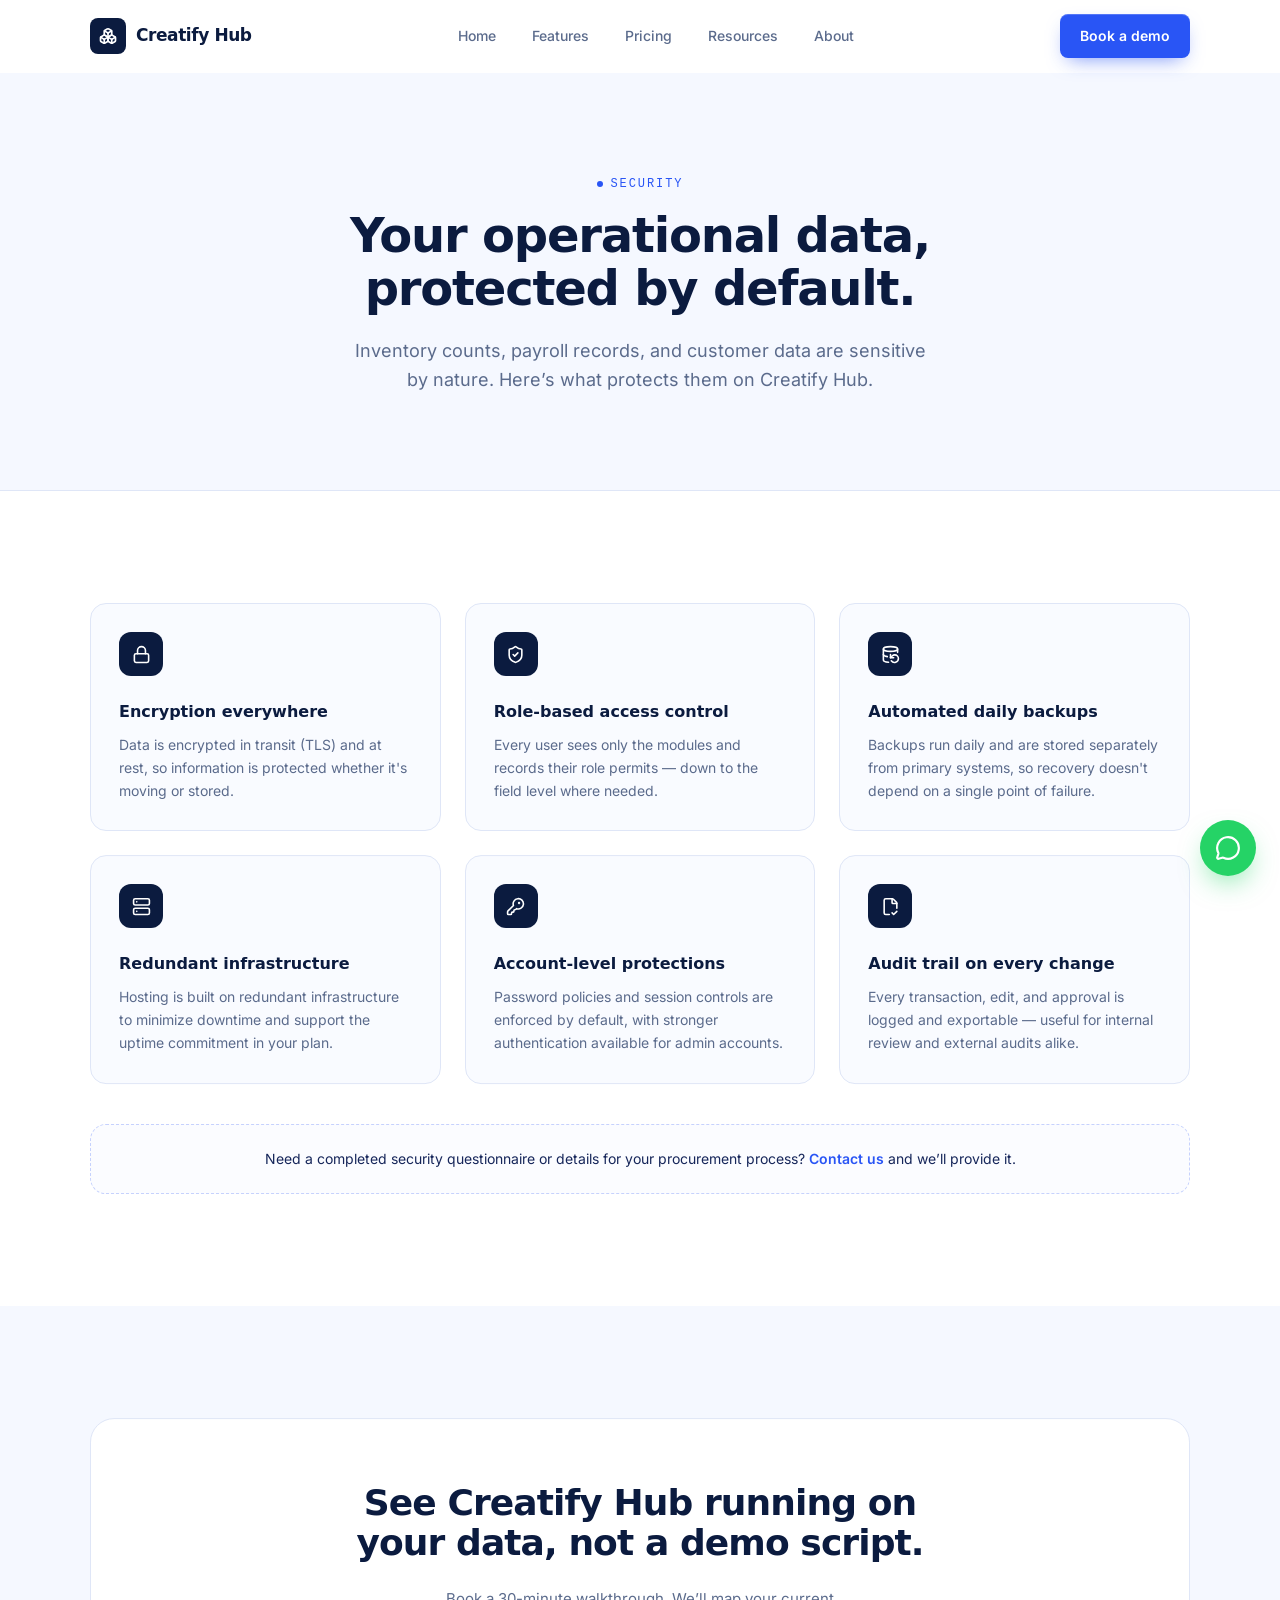
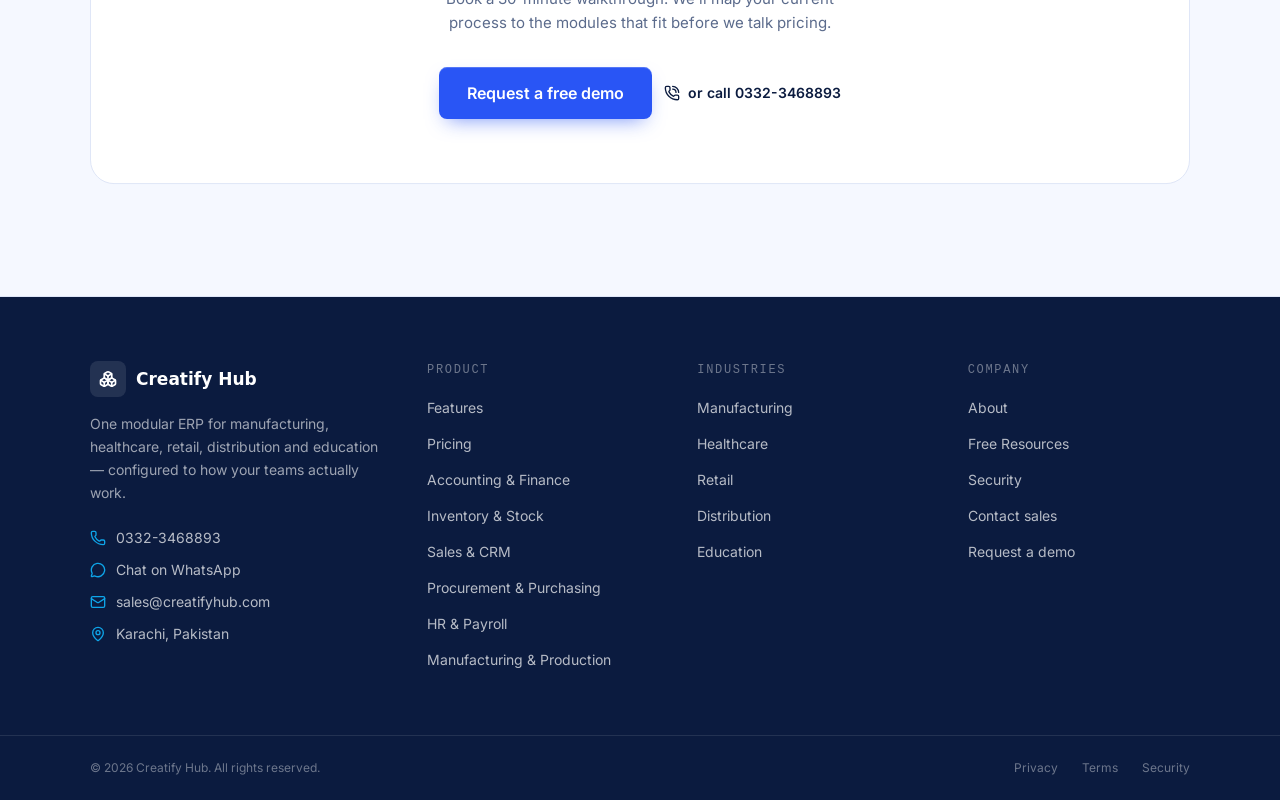
<file: security/index.html>
<!DOCTYPE html><html lang="en" class="spacegrotesk_93b55b63-module__l3Cz-a__variable inter_db956a7d-module__YkTeGq__variable plexmono_ed2c8ac7-module__XN8aia__variable h-full"><head><meta charSet="utf-8"/><meta name="viewport" content="width=device-width, initial-scale=1"/><link rel="preload" href="/_next/static/media/ibm_plex_mono_400-s.p.3xdfs0-p_zi4c.woff2" as="font" crossorigin="" type="font/woff2"/><link rel="preload" href="/_next/static/media/ibm_plex_mono_500-s.p.11q3guvgd1r20.woff2" as="font" crossorigin="" type="font/woff2"/><link rel="preload" href="/_next/static/media/inter_400-s.p.2qdljeg3s-lsl.woff2" as="font" crossorigin="" type="font/woff2"/><link rel="preload" href="/_next/static/media/inter_500-s.p.1d14jwmkqqa0f.woff2" as="font" crossorigin="" type="font/woff2"/><link rel="preload" href="/_next/static/media/inter_600-s.p.2dov6rjg62vru.woff2" as="font" crossorigin="" type="font/woff2"/><link rel="preload" href="/_next/static/media/inter_700-s.p.4421omqeymgmp.woff2" as="font" crossorigin="" type="font/woff2"/><link rel="preload" href="/_next/static/media/space_grotesk_500-s.p.33jdofnh71adk.woff2" as="font" crossorigin="" type="font/woff2"/><link rel="preload" href="/_next/static/media/space_grotesk_600-s.p.406z--bjzi1j-.woff2" as="font" crossorigin="" type="font/woff2"/><link rel="preload" href="/_next/static/media/space_grotesk_700-s.p.16tiaqjgzwdo4.woff2" as="font" crossorigin="" type="font/woff2"/><link rel="stylesheet" href="/_next/static/chunks/41hk50xzw694r.css" data-precedence="next"/><link rel="preload" as="script" fetchPriority="low" href="/_next/static/chunks/10qk6v6416kh8.js"/><script src="/_next/static/chunks/27jktro2p5rq9.js" async=""></script><script src="/_next/static/chunks/3hdj40qmts5sf.js" async=""></script><script src="/_next/static/chunks/3n2n0kdz7qf-n.js" async=""></script><script src="/_next/static/chunks/turbopack-1608wss-esh_f.js" async=""></script><script src="/_next/static/chunks/21lqcqcxeo2ns.js" async=""></script><script src="/_next/static/chunks/0t0tcqmdg_z3t.js" async=""></script><script src="/_next/static/chunks/14mrh2-p_w84d.js" async=""></script><script src="/_next/static/chunks/14j5jah-yezbh.js" async=""></script><script src="/_next/static/chunks/220cxxy3gziuy.js" async=""></script><meta name="next-size-adjust" content=""/><title>Security — How Creatify Hub Protects Your Data | Creatify Hub</title><meta name="description" content="Encryption, role-based access control, automated backups, and audit logging — how Creatify Hub protects your business data."/><meta name="author" content="Creatify Hub"/><meta name="keywords" content="ERP software,ERP for manufacturing,healthcare ERP,retail ERP,distribution ERP,inventory management software,HR and payroll software,accounting software,sales CRM software,procurement software,manufacturing ERP module,custom ERP modules,Creatify Hub"/><meta name="creator" content="Creatify Hub"/><meta name="robots" content="index, follow"/><meta name="googlebot" content="index, follow"/><link rel="canonical" href="https://www.creatifyhub.com/security/"/><meta property="og:title" content="Creatify Hub | Modular ERP for Growing Enterprises"/><meta property="og:description" content="One configurable ERP platform covering accounting, inventory, sales, procurement, HR &amp; payroll and manufacturing across manufacturing, healthcare, retail, distribution and education businesses."/><meta property="og:url" content="https://www.creatifyhub.com/"/><meta property="og:site_name" content="Creatify Hub"/><meta property="og:locale" content="en_US"/><meta property="og:image" content="https://www.creatifyhub.com/og-image.png"/><meta property="og:image:width" content="1200"/><meta property="og:image:height" content="630"/><meta property="og:image:alt" content="Creatify Hub ERP"/><meta property="og:type" content="website"/><meta name="twitter:card" content="summary_large_image"/><meta name="twitter:title" content="Creatify Hub | Modular ERP for Growing Enterprises"/><meta name="twitter:description" content="One configurable ERP platform covering accounting, inventory, sales, HR &amp; payroll and manufacturing."/><meta name="twitter:image" content="https://www.creatifyhub.com/og-image.png"/><link rel="icon" href="/icon.svg?icon.1qnvvyd85l1an.svg" sizes="any" type="image/svg+xml"/><script src="/_next/static/chunks/0cz1d0mv5g_q7.js" noModule=""></script></head><body class="flex min-h-full flex-col bg-white font-sans text-ink antialiased"><div hidden=""><!--$--><!--/$--></div><script type="application/ld+json">{"@context":"https://schema.org","@type":"Organization","name":"Creatify Hub","url":"https://www.creatifyhub.com","logo":"https://www.creatifyhub.com/logo.png","description":"Creatify Hub builds modular ERP software for manufacturing, healthcare, retail, distribution and education businesses.","contactPoint":[{"@type":"ContactPoint","telephone":"+92-332-3468893","contactType":"sales","areaServed":"PK","availableLanguage":["English","Urdu"]}],"sameAs":[]}</script><a href="#main-content" class="sr-only focus:not-sr-only focus:absolute focus:left-4 focus:top-4 focus:z-[100] focus:rounded-md focus:bg-primary focus:px-4 focus:py-2 focus:text-white">Skip to content</a><header class="sticky top-0 z-50 w-full border-b transition-colors duration-300 border-transparent bg-white/0"><div class="mx-auto flex h-18 max-w-[1180px] items-center justify-between px-6 py-4 md:px-10"><a class="flex items-center gap-2.5" aria-label="Creatify Hub home" href="/"><span class="flex h-9 w-9 items-center justify-center rounded-lg bg-ink text-white"><svg xmlns="http://www.w3.org/2000/svg" width="18" height="18" viewBox="0 0 24 24" fill="none" stroke="currentColor" stroke-width="2.25" stroke-linecap="round" stroke-linejoin="round" class="lucide lucide-boxes" aria-hidden="true"><path d="M2.97 12.92A2 2 0 0 0 2 14.63v3.24a2 2 0 0 0 .97 1.71l3 1.8a2 2 0 0 0 2.06 0L12 19v-5.5l-5-3-4.03 2.42Z"></path><path d="m7 16.5-4.74-2.85"></path><path d="m7 16.5 5-3"></path><path d="M7 16.5v5.17"></path><path d="M12 13.5V19l3.97 2.38a2 2 0 0 0 2.06 0l3-1.8a2 2 0 0 0 .97-1.71v-3.24a2 2 0 0 0-.97-1.71L17 10.5l-5 3Z"></path><path d="m17 16.5-5-3"></path><path d="m17 16.5 4.74-2.85"></path><path d="M17 16.5v5.17"></path><path d="M7.97 4.42A2 2 0 0 0 7 6.13v4.37l5 3 5-3V6.13a2 2 0 0 0-.97-1.71l-3-1.8a2 2 0 0 0-2.06 0l-3 1.8Z"></path><path d="M12 8 7.26 5.15"></path><path d="m12 8 4.74-2.85"></path><path d="M12 13.5V8"></path></svg></span><span class="font-display text-[17px] font-semibold tracking-tight text-ink">Creatify Hub</span></a><nav class="hidden items-center gap-1 md:flex" aria-label="Primary"><a class="relative rounded-md px-4 py-2 text-sm font-medium transition-colors text-slate hover:text-ink" href="/">Home</a><a class="relative rounded-md px-4 py-2 text-sm font-medium transition-colors text-slate hover:text-ink" href="/features/">Features</a><a class="relative rounded-md px-4 py-2 text-sm font-medium transition-colors text-slate hover:text-ink" href="/pricing/">Pricing</a><a class="relative rounded-md px-4 py-2 text-sm font-medium transition-colors text-slate hover:text-ink" href="/resources/">Resources</a><a class="relative rounded-md px-4 py-2 text-sm font-medium transition-colors text-slate hover:text-ink" href="/about/">About</a></nav><div class="hidden items-center gap-3 md:flex"><a href="/contact/"><button class="inline-flex items-center justify-center gap-2 whitespace-nowrap rounded-lg text-sm font-semibold transition-all duration-200 ease-out focus-visible:outline-none disabled:pointer-events-none disabled:opacity-50 bg-primary text-white shadow-[0_1px_0_rgba(255,255,255,0.2)_inset,0_8px_20px_-8px_rgba(41,85,245,0.65)] hover:bg-primary-dark hover:-translate-y-0.5 hover:shadow-[0_1px_0_rgba(255,255,255,0.2)_inset,0_14px_28px_-10px_rgba(41,85,245,0.75)] active:translate-y-0 h-11 px-5">Book a demo</button></a></div><button type="button" class="flex h-10 w-10 items-center justify-center rounded-md text-ink md:hidden" aria-label="Open menu" aria-expanded="false"><svg xmlns="http://www.w3.org/2000/svg" width="22" height="22" viewBox="0 0 24 24" fill="none" stroke="currentColor" stroke-width="2" stroke-linecap="round" stroke-linejoin="round" class="lucide lucide-menu" aria-hidden="true"><path d="M4 5h16"></path><path d="M4 12h16"></path><path d="M4 19h16"></path></svg></button></div></header><main id="main-content" class="flex-1"><section class="border-b border-line bg-paper py-20 md:py-24"><div class="mx-auto w-full px-6 md:px-10 max-w-2xl text-center"><span class="inline-flex items-center gap-2 font-data text-[12px] uppercase tracking-[0.16em] text-primary justify-center"><span class="h-1.5 w-1.5 rounded-full bg-primary"></span>Security</span><h1 class="mt-4 text-balance font-display text-4xl font-semibold tracking-tight text-ink md:text-[48px]">Your operational data, protected by default.</h1><p class="mt-5 text-[16px] leading-relaxed text-slate md:text-lg">Inventory counts, payroll records, and customer data are sensitive by nature. Here’s what protects them on Creatify Hub.</p></div></section><section class="bg-white py-24 md:py-28"><div class="mx-auto w-full max-w-[1180px] px-6 md:px-10"><div class="grid gap-6 sm:grid-cols-2 lg:grid-cols-3"><div style="opacity:0;transform:translateY(24px)"><div class="h-full rounded-2xl border border-line bg-paper/60 p-7"><span class="flex h-11 w-11 items-center justify-center rounded-xl bg-ink text-white"><svg xmlns="http://www.w3.org/2000/svg" width="19" height="19" viewBox="0 0 24 24" fill="none" stroke="currentColor" stroke-width="2" stroke-linecap="round" stroke-linejoin="round" class="lucide lucide-lock" aria-hidden="true"><rect width="18" height="11" x="3" y="11" rx="2" ry="2"></rect><path d="M7 11V7a5 5 0 0 1 10 0v4"></path></svg></span><h3 class="mt-6 font-display text-base font-semibold text-ink">Encryption everywhere</h3><p class="mt-2.5 text-sm leading-relaxed text-slate">Data is encrypted in transit (TLS) and at rest, so information is protected whether it&#x27;s moving or stored.</p></div></div><div style="opacity:0;transform:translateY(24px)"><div class="h-full rounded-2xl border border-line bg-paper/60 p-7"><span class="flex h-11 w-11 items-center justify-center rounded-xl bg-ink text-white"><svg xmlns="http://www.w3.org/2000/svg" width="19" height="19" viewBox="0 0 24 24" fill="none" stroke="currentColor" stroke-width="2" stroke-linecap="round" stroke-linejoin="round" class="lucide lucide-shield-check" aria-hidden="true"><path d="M20 13c0 5-3.5 7.5-7.66 8.95a1 1 0 0 1-.67-.01C7.5 20.5 4 18 4 13V6a1 1 0 0 1 1-1c2 0 4.5-1.2 6.24-2.72a1.17 1.17 0 0 1 1.52 0C14.51 3.81 17 5 19 5a1 1 0 0 1 1 1z"></path><path d="m9 12 2 2 4-4"></path></svg></span><h3 class="mt-6 font-display text-base font-semibold text-ink">Role-based access control</h3><p class="mt-2.5 text-sm leading-relaxed text-slate">Every user sees only the modules and records their role permits — down to the field level where needed.</p></div></div><div style="opacity:0;transform:translateY(24px)"><div class="h-full rounded-2xl border border-line bg-paper/60 p-7"><span class="flex h-11 w-11 items-center justify-center rounded-xl bg-ink text-white"><svg xmlns="http://www.w3.org/2000/svg" width="19" height="19" viewBox="0 0 24 24" fill="none" stroke="currentColor" stroke-width="2" stroke-linecap="round" stroke-linejoin="round" class="lucide lucide-database-backup" aria-hidden="true"><ellipse cx="12" cy="5" rx="9" ry="3"></ellipse><path d="M3 12a9 3 0 0 0 5 2.69"></path><path d="M21 9.3V5"></path><path d="M3 5v14a9 3 0 0 0 6.47 2.88"></path><path d="M12 12v4h4"></path><path d="M13 20a5 5 0 0 0 9-3 4.5 4.5 0 0 0-4.5-4.5c-1.33 0-2.54.54-3.41 1.41L12 16"></path></svg></span><h3 class="mt-6 font-display text-base font-semibold text-ink">Automated daily backups</h3><p class="mt-2.5 text-sm leading-relaxed text-slate">Backups run daily and are stored separately from primary systems, so recovery doesn&#x27;t depend on a single point of failure.</p></div></div><div style="opacity:0;transform:translateY(24px)"><div class="h-full rounded-2xl border border-line bg-paper/60 p-7"><span class="flex h-11 w-11 items-center justify-center rounded-xl bg-ink text-white"><svg xmlns="http://www.w3.org/2000/svg" width="19" height="19" viewBox="0 0 24 24" fill="none" stroke="currentColor" stroke-width="2" stroke-linecap="round" stroke-linejoin="round" class="lucide lucide-server" aria-hidden="true"><rect width="20" height="8" x="2" y="2" rx="2" ry="2"></rect><rect width="20" height="8" x="2" y="14" rx="2" ry="2"></rect><line x1="6" x2="6.01" y1="6" y2="6"></line><line x1="6" x2="6.01" y1="18" y2="18"></line></svg></span><h3 class="mt-6 font-display text-base font-semibold text-ink">Redundant infrastructure</h3><p class="mt-2.5 text-sm leading-relaxed text-slate">Hosting is built on redundant infrastructure to minimize downtime and support the uptime commitment in your plan.</p></div></div><div style="opacity:0;transform:translateY(24px)"><div class="h-full rounded-2xl border border-line bg-paper/60 p-7"><span class="flex h-11 w-11 items-center justify-center rounded-xl bg-ink text-white"><svg xmlns="http://www.w3.org/2000/svg" width="19" height="19" viewBox="0 0 24 24" fill="none" stroke="currentColor" stroke-width="2" stroke-linecap="round" stroke-linejoin="round" class="lucide lucide-key-round" aria-hidden="true"><path d="M2.586 17.414A2 2 0 0 0 2 18.828V21a1 1 0 0 0 1 1h3a1 1 0 0 0 1-1v-1a1 1 0 0 1 1-1h1a1 1 0 0 0 1-1v-1a1 1 0 0 1 1-1h.172a2 2 0 0 0 1.414-.586l.814-.814a6.5 6.5 0 1 0-4-4z"></path><circle cx="16.5" cy="7.5" r=".5" fill="currentColor"></circle></svg></span><h3 class="mt-6 font-display text-base font-semibold text-ink">Account-level protections</h3><p class="mt-2.5 text-sm leading-relaxed text-slate">Password policies and session controls are enforced by default, with stronger authentication available for admin accounts.</p></div></div><div style="opacity:0;transform:translateY(24px)"><div class="h-full rounded-2xl border border-line bg-paper/60 p-7"><span class="flex h-11 w-11 items-center justify-center rounded-xl bg-ink text-white"><svg xmlns="http://www.w3.org/2000/svg" width="19" height="19" viewBox="0 0 24 24" fill="none" stroke="currentColor" stroke-width="2" stroke-linecap="round" stroke-linejoin="round" class="lucide lucide-file-check-corner" aria-hidden="true"><path d="M10.5 22H6a2 2 0 0 1-2-2V4a2 2 0 0 1 2-2h8a2.4 2.4 0 0 1 1.706.706l3.588 3.588A2.4 2.4 0 0 1 20 8v6"></path><path d="M14 2v5a1 1 0 0 0 1 1h5"></path><path d="m14 20 2 2 4-4"></path></svg></span><h3 class="mt-6 font-display text-base font-semibold text-ink">Audit trail on every change</h3><p class="mt-2.5 text-sm leading-relaxed text-slate">Every transaction, edit, and approval is logged and exportable — useful for internal review and external audits alike.</p></div></div></div><div style="opacity:0;transform:translateY(24px)"><div class="mt-10 rounded-2xl border border-dashed border-primary/25 bg-paper/40 p-6 text-center text-sm text-ink-soft">Need a completed security questionnaire or details for your procurement process?<!-- --> <a href="/contact" class="font-semibold text-primary">Contact us</a> <!-- -->and we’ll provide it.</div></div></div></section><section class="bg-paper py-24 md:py-28"><div class="mx-auto w-full max-w-[1180px] px-6 md:px-10"><div style="opacity:0;transform:translateY(24px)"><div class="flex flex-col items-center gap-6 rounded-3xl border border-line bg-white px-8 py-16 text-center md:px-16"><h2 class="max-w-xl text-balance font-display text-3xl font-semibold tracking-tight text-ink md:text-4xl">See Creatify Hub running on your data, not a demo script.</h2><p class="max-w-md text-[15px] leading-relaxed text-slate">Book a 30-minute walkthrough. We’ll map your current process to the modules that fit before we talk pricing.</p><div class="mt-2 flex flex-col items-center gap-3 sm:flex-row"><a href="/contact/"><button class="inline-flex items-center justify-center gap-2 whitespace-nowrap rounded-lg font-semibold transition-all duration-200 ease-out focus-visible:outline-none disabled:pointer-events-none disabled:opacity-50 bg-primary text-white shadow-[0_1px_0_rgba(255,255,255,0.2)_inset,0_8px_20px_-8px_rgba(41,85,245,0.65)] hover:bg-primary-dark hover:-translate-y-0.5 hover:shadow-[0_1px_0_rgba(255,255,255,0.2)_inset,0_14px_28px_-10px_rgba(41,85,245,0.75)] active:translate-y-0 h-13 px-7 text-base">Request a free demo</button></a><a href="tel:03323468893" class="inline-flex items-center gap-2 text-sm font-semibold text-ink hover:text-primary"><svg xmlns="http://www.w3.org/2000/svg" width="16" height="16" viewBox="0 0 24 24" fill="none" stroke="currentColor" stroke-width="2" stroke-linecap="round" stroke-linejoin="round" class="lucide lucide-phone-call" aria-hidden="true"><path d="M13 2a9 9 0 0 1 9 9"></path><path d="M13 6a5 5 0 0 1 5 5"></path><path d="M13.832 16.568a1 1 0 0 0 1.213-.303l.355-.465A2 2 0 0 1 17 15h3a2 2 0 0 1 2 2v3a2 2 0 0 1-2 2A18 18 0 0 1 2 4a2 2 0 0 1 2-2h3a2 2 0 0 1 2 2v3a2 2 0 0 1-.8 1.6l-.468.351a1 1 0 0 0-.292 1.233 14 14 0 0 0 6.392 6.384"></path></svg> or call 0332-3468893</a></div></div></div></div></section><!--$--><!--/$--></main><footer class="border-t border-line bg-ink text-white"><div class="mx-auto w-full max-w-[1180px] px-6 md:px-10 grid gap-12 py-16 md:grid-cols-[1.3fr_1fr_1fr_1fr]"><div><a class="flex items-center gap-2.5" href="/"><span class="flex h-9 w-9 items-center justify-center rounded-lg bg-white/10"><svg xmlns="http://www.w3.org/2000/svg" width="18" height="18" viewBox="0 0 24 24" fill="none" stroke="currentColor" stroke-width="2.25" stroke-linecap="round" stroke-linejoin="round" class="lucide lucide-boxes" aria-hidden="true"><path d="M2.97 12.92A2 2 0 0 0 2 14.63v3.24a2 2 0 0 0 .97 1.71l3 1.8a2 2 0 0 0 2.06 0L12 19v-5.5l-5-3-4.03 2.42Z"></path><path d="m7 16.5-4.74-2.85"></path><path d="m7 16.5 5-3"></path><path d="M7 16.5v5.17"></path><path d="M12 13.5V19l3.97 2.38a2 2 0 0 0 2.06 0l3-1.8a2 2 0 0 0 .97-1.71v-3.24a2 2 0 0 0-.97-1.71L17 10.5l-5 3Z"></path><path d="m17 16.5-5-3"></path><path d="m17 16.5 4.74-2.85"></path><path d="M17 16.5v5.17"></path><path d="M7.97 4.42A2 2 0 0 0 7 6.13v4.37l5 3 5-3V6.13a2 2 0 0 0-.97-1.71l-3-1.8a2 2 0 0 0-2.06 0l-3 1.8Z"></path><path d="M12 8 7.26 5.15"></path><path d="m12 8 4.74-2.85"></path><path d="M12 13.5V8"></path></svg></span><span class="font-display text-[17px] font-semibold">Creatify Hub</span></a><p class="mt-4 max-w-xs text-sm leading-relaxed text-white/60">One modular ERP for manufacturing, healthcare, retail, distribution and education — configured to how your teams actually work.</p><div class="mt-6 space-y-3 text-sm text-white/70"><a href="tel:03323468893" class="flex items-center gap-2.5 hover:text-white"><svg xmlns="http://www.w3.org/2000/svg" width="16" height="16" viewBox="0 0 24 24" fill="none" stroke="currentColor" stroke-width="2" stroke-linecap="round" stroke-linejoin="round" class="lucide lucide-phone text-cyan" aria-hidden="true"><path d="M13.832 16.568a1 1 0 0 0 1.213-.303l.355-.465A2 2 0 0 1 17 15h3a2 2 0 0 1 2 2v3a2 2 0 0 1-2 2A18 18 0 0 1 2 4a2 2 0 0 1 2-2h3a2 2 0 0 1 2 2v3a2 2 0 0 1-.8 1.6l-.468.351a1 1 0 0 0-.292 1.233 14 14 0 0 0 6.392 6.384"></path></svg> 0332-3468893</a><a href="https://wa.me/923323468893?text=Hi%2C%20I%27d%20like%20to%20know%20more%20about%20Creatify%20Hub." target="_blank" rel="noopener noreferrer" class="flex items-center gap-2.5 hover:text-white"><svg xmlns="http://www.w3.org/2000/svg" width="16" height="16" viewBox="0 0 24 24" fill="none" stroke="currentColor" stroke-width="2" stroke-linecap="round" stroke-linejoin="round" class="lucide lucide-message-circle text-cyan" aria-hidden="true"><path d="M2.992 16.342a2 2 0 0 1 .094 1.167l-1.065 3.29a1 1 0 0 0 1.236 1.168l3.413-.998a2 2 0 0 1 1.099.092 10 10 0 1 0-4.777-4.719"></path></svg> Chat on WhatsApp</a><a href="mailto:sales@creatifyhub.com" class="flex items-center gap-2.5 hover:text-white"><svg xmlns="http://www.w3.org/2000/svg" width="16" height="16" viewBox="0 0 24 24" fill="none" stroke="currentColor" stroke-width="2" stroke-linecap="round" stroke-linejoin="round" class="lucide lucide-mail text-cyan" aria-hidden="true"><path d="m22 7-8.991 5.727a2 2 0 0 1-2.009 0L2 7"></path><rect x="2" y="4" width="20" height="16" rx="2"></rect></svg> sales@creatifyhub.com</a><p class="flex items-center gap-2.5"><svg xmlns="http://www.w3.org/2000/svg" width="16" height="16" viewBox="0 0 24 24" fill="none" stroke="currentColor" stroke-width="2" stroke-linecap="round" stroke-linejoin="round" class="lucide lucide-map-pin text-cyan" aria-hidden="true"><path d="M20 10c0 4.993-5.539 10.193-7.399 11.799a1 1 0 0 1-1.202 0C9.539 20.193 4 14.993 4 10a8 8 0 0 1 16 0"></path><circle cx="12" cy="10" r="3"></circle></svg> Karachi, Pakistan</p></div></div><nav aria-label="Product"><h3 class="font-data text-[12px] uppercase tracking-[0.14em] text-white/40">Product</h3><ul class="mt-4 space-y-3"><li><a class="text-sm text-white/70 hover:text-white" href="/features/">Features</a></li><li><a class="text-sm text-white/70 hover:text-white" href="/pricing/">Pricing</a></li><li><a class="text-sm text-white/70 hover:text-white" href="/features/#accounting">Accounting &amp; Finance</a></li><li><a class="text-sm text-white/70 hover:text-white" href="/features/#inventory">Inventory &amp; Stock</a></li><li><a class="text-sm text-white/70 hover:text-white" href="/features/#sales-crm">Sales &amp; CRM</a></li><li><a class="text-sm text-white/70 hover:text-white" href="/features/#procurement">Procurement &amp; Purchasing</a></li><li><a class="text-sm text-white/70 hover:text-white" href="/features/#hr-payroll">HR &amp; Payroll</a></li><li><a class="text-sm text-white/70 hover:text-white" href="/features/#production">Manufacturing &amp; Production</a></li></ul></nav><nav aria-label="Industries"><h3 class="font-data text-[12px] uppercase tracking-[0.14em] text-white/40">Industries</h3><ul class="mt-4 space-y-3"><li><a class="text-sm text-white/70 hover:text-white" href="/features/#manufacturing">Manufacturing</a></li><li><a class="text-sm text-white/70 hover:text-white" href="/features/#healthcare">Healthcare</a></li><li><a class="text-sm text-white/70 hover:text-white" href="/features/#retail">Retail</a></li><li><a class="text-sm text-white/70 hover:text-white" href="/features/#distribution">Distribution</a></li><li><a class="text-sm text-white/70 hover:text-white" href="/features/#education">Education</a></li></ul></nav><nav aria-label="Company"><h3 class="font-data text-[12px] uppercase tracking-[0.14em] text-white/40">Company</h3><ul class="mt-4 space-y-3"><li><a class="text-sm text-white/70 hover:text-white" href="/about/">About</a></li><li><a class="text-sm text-white/70 hover:text-white" href="/resources/">Free Resources</a></li><li><a class="text-sm text-white/70 hover:text-white" href="/security/">Security</a></li><li><a class="text-sm text-white/70 hover:text-white" href="/contact/">Contact sales</a></li><li><a class="text-sm text-white/70 hover:text-white" href="/contact/">Request a demo</a></li></ul></nav></div><div class="border-t border-white/10 pb-20 md:pb-0"><div class="mx-auto w-full max-w-[1180px] px-6 md:px-10 flex flex-col items-center justify-between gap-4 py-6 text-xs text-white/40 md:flex-row"><p>© <!-- -->2026<!-- --> Creatify Hub. All rights reserved.</p><div class="flex gap-6"><a class="hover:text-white/70" href="/privacy/">Privacy</a><a class="hover:text-white/70" href="/terms/">Terms</a><a class="hover:text-white/70" href="/security/">Security</a></div></div></div></footer><div class="fixed inset-x-0 bottom-0 z-40 flex items-center gap-2 border-t border-line bg-white/95 px-4 py-3 backdrop-blur-md md:hidden"><a href="tel:03323468893" aria-label="Call Creatify Hub" class="flex h-11 w-11 shrink-0 items-center justify-center rounded-lg border border-line text-ink"><svg xmlns="http://www.w3.org/2000/svg" width="18" height="18" viewBox="0 0 24 24" fill="none" stroke="currentColor" stroke-width="2" stroke-linecap="round" stroke-linejoin="round" class="lucide lucide-phone-call" aria-hidden="true"><path d="M13 2a9 9 0 0 1 9 9"></path><path d="M13 6a5 5 0 0 1 5 5"></path><path d="M13.832 16.568a1 1 0 0 0 1.213-.303l.355-.465A2 2 0 0 1 17 15h3a2 2 0 0 1 2 2v3a2 2 0 0 1-2 2A18 18 0 0 1 2 4a2 2 0 0 1 2-2h3a2 2 0 0 1 2 2v3a2 2 0 0 1-.8 1.6l-.468.351a1 1 0 0 0-.292 1.233 14 14 0 0 0 6.392 6.384"></path></svg></a><a href="https://wa.me/923323468893?text=Hi%2C%20I%27d%20like%20to%20know%20more%20about%20Creatify%20Hub." target="_blank" rel="noopener noreferrer" aria-label="Chat with us on WhatsApp" class="flex h-11 w-11 shrink-0 items-center justify-center rounded-lg border border-line text-[#25D366]"><svg xmlns="http://www.w3.org/2000/svg" width="18" height="18" viewBox="0 0 24 24" fill="none" stroke="currentColor" stroke-width="2" stroke-linecap="round" stroke-linejoin="round" class="lucide lucide-message-circle" aria-hidden="true"><path d="M2.992 16.342a2 2 0 0 1 .094 1.167l-1.065 3.29a1 1 0 0 0 1.236 1.168l3.413-.998a2 2 0 0 1 1.099.092 10 10 0 1 0-4.777-4.719"></path></svg></a><a class="flex-1" href="/contact/"><button class="inline-flex items-center justify-center gap-2 whitespace-nowrap rounded-lg text-sm font-semibold transition-all duration-200 ease-out focus-visible:outline-none disabled:pointer-events-none disabled:opacity-50 bg-primary text-white shadow-[0_1px_0_rgba(255,255,255,0.2)_inset,0_8px_20px_-8px_rgba(41,85,245,0.65)] hover:bg-primary-dark hover:-translate-y-0.5 hover:shadow-[0_1px_0_rgba(255,255,255,0.2)_inset,0_14px_28px_-10px_rgba(41,85,245,0.75)] active:translate-y-0 h-11 px-5 w-full">Book a demo</button></a></div><a href="https://wa.me/923323468893?text=Hi%2C%20I%27d%20like%20to%20know%20more%20about%20Creatify%20Hub." target="_blank" rel="noopener noreferrer" aria-label="Chat with Creatify Hub on WhatsApp" class="fixed bottom-6 right-6 z-40 hidden h-14 w-14 items-center justify-center rounded-full bg-[#25D366] text-white shadow-[0_12px_28px_-8px_rgba(37,211,102,0.6)] transition-transform duration-200 hover:scale-105 md:flex"><svg xmlns="http://www.w3.org/2000/svg" width="26" height="26" viewBox="0 0 24 24" fill="none" stroke="currentColor" stroke-width="2" stroke-linecap="round" stroke-linejoin="round" class="lucide lucide-message-circle text-white" aria-hidden="true"><path d="M2.992 16.342a2 2 0 0 1 .094 1.167l-1.065 3.29a1 1 0 0 0 1.236 1.168l3.413-.998a2 2 0 0 1 1.099.092 10 10 0 1 0-4.777-4.719"></path></svg></a><div class="fixed bottom-6 left-6 z-30 hidden max-w-xs md:block"></div><script src="/_next/static/chunks/10qk6v6416kh8.js" id="_R_" async=""></script><script>(self.__next_f=self.__next_f||[]).push([0])</script><script>self.__next_f.push([1,"1:\"$Sreact.fragment\"\n2:I[69342,[\"/_next/static/chunks/21lqcqcxeo2ns.js\",\"/_next/static/chunks/0t0tcqmdg_z3t.js\",\"/_next/static/chunks/14mrh2-p_w84d.js\",\"/_next/static/chunks/14j5jah-yezbh.js\"],\"default\"]\n3:I[39756,[\"/_next/static/chunks/21lqcqcxeo2ns.js\",\"/_next/static/chunks/0t0tcqmdg_z3t.js\",\"/_next/static/chunks/14mrh2-p_w84d.js\",\"/_next/static/chunks/14j5jah-yezbh.js\"],\"default\"]\n4:I[37457,[\"/_next/static/chunks/21lqcqcxeo2ns.js\",\"/_next/static/chunks/0t0tcqmdg_z3t.js\",\"/_next/static/chunks/14mrh2-p_w84d.js\",\"/_next/static/chunks/14j5jah-yezbh.js\"],\"default\"]\n5:I[22016,[\"/_next/static/chunks/21lqcqcxeo2ns.js\",\"/_next/static/chunks/0t0tcqmdg_z3t.js\",\"/_next/static/chunks/14mrh2-p_w84d.js\",\"/_next/static/chunks/14j5jah-yezbh.js\",\"/_next/static/chunks/220cxxy3gziuy.js\"],\"\"]\n6:I[5014,[\"/_next/static/chunks/21lqcqcxeo2ns.js\",\"/_next/static/chunks/0t0tcqmdg_z3t.js\",\"/_next/static/chunks/14mrh2-p_w84d.js\",\"/_next/static/chunks/14j5jah-yezbh.js\",\"/_next/static/chunks/220cxxy3gziuy.js\"],\"default\"]\n16:I[68027,[\"/_next/static/chunks/21lqcqcxeo2ns.js\",\"/_next/static/chunks/0t0tcqmdg_z3t.js\",\"/_next/static/chunks/14mrh2-p_w84d.js\",\"/_next/static/chunks/14j5jah-yezbh.js\"],\"default\",1]\n:HL[\"/_next/static/chunks/41hk50xzw694r.css\",\"style\"]\n:HL[\"/_next/static/media/ibm_plex_mono_400-s.p.3xdfs0-p_zi4c.woff2\",\"font\",{\"crossOrigin\":\"\",\"type\":\"font/woff2\"}]\n:HL[\"/_next/static/media/ibm_plex_mono_500-s.p.11q3guvgd1r20.woff2\",\"font\",{\"crossOrigin\":\"\",\"type\":\"font/woff2\"}]\n:HL[\"/_next/static/media/inter_400-s.p.2qdljeg3s-lsl.woff2\",\"font\",{\"crossOrigin\":\"\",\"type\":\"font/woff2\"}]\n:HL[\"/_next/static/media/inter_500-s.p.1d14jwmkqqa0f.woff2\",\"font\",{\"crossOrigin\":\"\",\"type\":\"font/woff2\"}]\n:HL[\"/_next/static/media/inter_600-s.p.2dov6rjg62vru.woff2\",\"font\",{\"crossOrigin\":\"\",\"type\":\"font/woff2\"}]\n:HL[\"/_next/static/media/inter_700-s.p.4421omqeymgmp.woff2\",\"font\",{\"crossOrigin\":\"\",\"type\":\"font/woff2\"}]\n:HL[\"/_next/static/media/space_grotesk_500-s.p.33jdofnh71adk.woff2\",\"font\",{\"crossOrigin\":\"\",\"type\":\"font/woff2\"}]\n:HL[\"/_next/static/media/space_grotesk_600-s.p.406z--bjzi1j-.woff2\",\"font\",{\"crossOrigin\":\"\",\"type\":\"font/woff2\"}]\n:HL[\"/_next/static/media/space_grotesk_700-s.p.16tiaqjgzwdo4.woff2\",\"font\",{\"crossOrigin\":\"\",\"type\":\"font/woff2\"}]\n"])</script><script>self.__next_f.push([1,"0:{\"P\":null,\"c\":[\"\",\"security\",\"\"],\"q\":\"\",\"i\":false,\"f\":[[[\"\",{\"children\":[\"security\",{\"children\":[\"__PAGE__\",{}]}]},\"$undefined\",\"$undefined\",16],[[\"$\",\"$1\",\"c\",{\"children\":[[[\"$\",\"link\",\"0\",{\"rel\":\"stylesheet\",\"href\":\"/_next/static/chunks/41hk50xzw694r.css\",\"precedence\":\"next\",\"crossOrigin\":\"$undefined\",\"nonce\":\"$undefined\"}],[\"$\",\"script\",\"script-0\",{\"src\":\"/_next/static/chunks/21lqcqcxeo2ns.js\",\"async\":true,\"nonce\":\"$undefined\"}],[\"$\",\"script\",\"script-1\",{\"src\":\"/_next/static/chunks/0t0tcqmdg_z3t.js\",\"async\":true,\"nonce\":\"$undefined\"}],[\"$\",\"script\",\"script-2\",{\"src\":\"/_next/static/chunks/14mrh2-p_w84d.js\",\"async\":true,\"nonce\":\"$undefined\"}],[\"$\",\"script\",\"script-3\",{\"src\":\"/_next/static/chunks/14j5jah-yezbh.js\",\"async\":true,\"nonce\":\"$undefined\"}]],[\"$\",\"html\",null,{\"lang\":\"en\",\"className\":\"spacegrotesk_93b55b63-module__l3Cz-a__variable inter_db956a7d-module__YkTeGq__variable plexmono_ed2c8ac7-module__XN8aia__variable h-full\",\"children\":[\"$\",\"body\",null,{\"className\":\"flex min-h-full flex-col bg-white font-sans text-ink antialiased\",\"children\":[[\"$\",\"script\",null,{\"type\":\"application/ld+json\",\"dangerouslySetInnerHTML\":{\"__html\":\"{\\\"@context\\\":\\\"https://schema.org\\\",\\\"@type\\\":\\\"Organization\\\",\\\"name\\\":\\\"Creatify Hub\\\",\\\"url\\\":\\\"https://www.creatifyhub.com\\\",\\\"logo\\\":\\\"https://www.creatifyhub.com/logo.png\\\",\\\"description\\\":\\\"Creatify Hub builds modular ERP software for manufacturing, healthcare, retail, distribution and education businesses.\\\",\\\"contactPoint\\\":[{\\\"@type\\\":\\\"ContactPoint\\\",\\\"telephone\\\":\\\"+92-332-3468893\\\",\\\"contactType\\\":\\\"sales\\\",\\\"areaServed\\\":\\\"PK\\\",\\\"availableLanguage\\\":[\\\"English\\\",\\\"Urdu\\\"]}],\\\"sameAs\\\":[]}\"}}],[\"$\",\"a\",null,{\"href\":\"#main-content\",\"className\":\"sr-only focus:not-sr-only focus:absolute focus:left-4 focus:top-4 focus:z-[100] focus:rounded-md focus:bg-primary focus:px-4 focus:py-2 focus:text-white\",\"children\":\"Skip to content\"}],[\"$\",\"$L2\",null,{}],[\"$\",\"main\",null,{\"id\":\"main-content\",\"className\":\"flex-1\",\"children\":[\"$\",\"$L3\",null,{\"parallelRouterKey\":\"children\",\"error\":\"$undefined\",\"errorStyles\":\"$undefined\",\"errorScripts\":\"$undefined\",\"template\":[\"$\",\"$L4\",null,{}],\"templateStyles\":\"$undefined\",\"templateScripts\":\"$undefined\",\"notFound\":[[[\"$\",\"title\",null,{\"children\":\"404: This page could not be found.\"}],[\"$\",\"div\",null,{\"style\":{\"fontFamily\":\"system-ui,\\\"Segoe UI\\\",Roboto,Helvetica,Arial,sans-serif,\\\"Apple Color Emoji\\\",\\\"Segoe UI Emoji\\\"\",\"height\":\"100vh\",\"textAlign\":\"center\",\"display\":\"flex\",\"flexDirection\":\"column\",\"alignItems\":\"center\",\"justifyContent\":\"center\"},\"children\":[\"$\",\"div\",null,{\"children\":[[\"$\",\"style\",null,{\"dangerouslySetInnerHTML\":{\"__html\":\"body{color:#000;background:#fff;margin:0}.next-error-h1{border-right:1px solid rgba(0,0,0,.3)}@media (prefers-color-scheme:dark){body{color:#fff;background:#000}.next-error-h1{border-right:1px solid rgba(255,255,255,.3)}}\"}}],[\"$\",\"h1\",null,{\"className\":\"next-error-h1\",\"style\":{\"display\":\"inline-block\",\"margin\":\"0 20px 0 0\",\"padding\":\"0 23px 0 0\",\"fontSize\":24,\"fontWeight\":500,\"verticalAlign\":\"top\",\"lineHeight\":\"49px\"},\"children\":404}],[\"$\",\"div\",null,{\"style\":{\"display\":\"inline-block\"},\"children\":[\"$\",\"h2\",null,{\"style\":{\"fontSize\":14,\"fontWeight\":400,\"lineHeight\":\"49px\",\"margin\":0},\"children\":\"This page could not be found.\"}]}]]}]}]],[]],\"forbidden\":\"$undefined\",\"unauthorized\":\"$undefined\"}]}],[\"$\",\"footer\",null,{\"className\":\"border-t border-line bg-ink text-white\",\"children\":[[\"$\",\"div\",null,{\"className\":\"mx-auto w-full max-w-[1180px] px-6 md:px-10 grid gap-12 py-16 md:grid-cols-[1.3fr_1fr_1fr_1fr]\",\"children\":[[\"$\",\"div\",null,{\"children\":[[\"$\",\"$L5\",null,{\"href\":\"/\",\"className\":\"flex items-center gap-2.5\",\"children\":[[\"$\",\"span\",null,{\"className\":\"flex h-9 w-9 items-center justify-center rounded-lg bg-white/10\",\"children\":[\"$\",\"$L6\",null,{\"ref\":\"$undefined\",\"iconNode\":[[\"path\",{\"d\":\"M2.97 12.92A2 2 0 0 0 2 14.63v3.24a2 2 0 0 0 .97 1.71l3 1.8a2 2 0 0 0 2.06 0L12 19v-5.5l-5-3-4.03 2.42Z\",\"key\":\"lc1i9w\"}],[\"path\",{\"d\":\"m7 16.5-4.74-2.85\",\"key\":\"1o9zyk\"}],[\"path\",{\"d\":\"m7 16.5 5-3\",\"key\":\"va8pkn\"}],[\"path\",{\"d\":\"M7 16.5v5.17\",\"key\":\"jnp8gn\"}],[\"path\",{\"d\":\"M12 13.5V19l3.97 2.38a2 2 0 0 0 2.06 0l3-1.8a2 2 0 0 0 .97-1.71v-3.24a2 2 0 0 0-.97-1.71L17 10.5l-5 3Z\",\"key\":\"8zsnat\"}],[\"path\",{\"d\":\"m17 16.5-5-3\",\"key\":\"8arw3v\"}],[\"path\",{\"d\":\"m17 16.5 4.74-2.85\",\"key\":\"8rfmw\"}],[\"path\",{\"d\":\"M17 16.5v5.17\",\"key\":\"k6z78m\"}],[\"path\",{\"d\":\"M7.97 4.42A2 2 0 0 0 7 6.13v4.37l5 3 5-3V6.13a2 2 0 0 0-.97-1.71l-3-1.8a2 2 0 0 0-2.06 0l-3 1.8Z\",\"key\":\"1xygjf\"}],[\"path\",{\"d\":\"M12 8 7.26 5.15\",\"key\":\"1vbdud\"}],[\"path\",{\"d\":\"m12 8 4.74-2.85\",\"key\":\"3rx089\"}],[\"path\",{\"d\":\"M12 13.5V8\",\"key\":\"1io7kd\"}]],\"className\":\"lucide-boxes\",\"size\":18,\"strokeWidth\":2.25}]}],\"$L7\"]}],\"$L8\",\"$L9\"]}],[\"$La\",\"$Lb\",\"$Lc\"]]}],\"$Ld\"]}],\"$Le\",\"$Lf\",\"$L10\",\"$L11\"]}]}]]}],{\"children\":[\"$L12\",{\"children\":[\"$L13\",{},null,false,null]},null,false,\"$@14\"]},null,false,null],\"$L15\",false]],\"m\":\"$undefined\",\"G\":[\"$16\",[\"$L17\"]],\"S\":true,\"h\":null,\"s\":\"$undefined\",\"l\":\"$undefined\",\"p\":\"$undefined\",\"d\":\"$undefined\",\"b\":\"C3LDlYkIGmMrxqxIBvbw3\"}\n"])</script><script>self.__next_f.push([1,"18:I[18103,[\"/_next/static/chunks/21lqcqcxeo2ns.js\",\"/_next/static/chunks/0t0tcqmdg_z3t.js\",\"/_next/static/chunks/14mrh2-p_w84d.js\",\"/_next/static/chunks/14j5jah-yezbh.js\"],\"StickyMobileCta\"]\n19:I[5258,[\"/_next/static/chunks/21lqcqcxeo2ns.js\",\"/_next/static/chunks/0t0tcqmdg_z3t.js\",\"/_next/static/chunks/14mrh2-p_w84d.js\",\"/_next/static/chunks/14j5jah-yezbh.js\"],\"WhatsAppFloat\"]\n1a:I[49616,[\"/_next/static/chunks/21lqcqcxeo2ns.js\",\"/_next/static/chunks/0t0tcqmdg_z3t.js\",\"/_next/static/chunks/14mrh2-p_w84d.js\",\"/_next/static/chunks/14j5jah-yezbh.js\"],\"ExitIntentPopup\"]\n1b:I[82659,[\"/_next/static/chunks/21lqcqcxeo2ns.js\",\"/_next/static/chunks/0t0tcqmdg_z3t.js\",\"/_next/static/chunks/14mrh2-p_w84d.js\",\"/_next/static/chunks/14j5jah-yezbh.js\"],\"LiveActivityNotifications\"]\n1c:I[10010,[\"/_next/static/chunks/21lqcqcxeo2ns.js\",\"/_next/static/chunks/0t0tcqmdg_z3t.js\",\"/_next/static/chunks/14mrh2-p_w84d.js\",\"/_next/static/chunks/14j5jah-yezbh.js\",\"/_next/static/chunks/220cxxy3gziuy.js\"],\"RevealGroup\"]\n1d:I[10010,[\"/_next/static/chunks/21lqcqcxeo2ns.js\",\"/_next/static/chunks/0t0tcqmdg_z3t.js\",\"/_next/static/chunks/14mrh2-p_w84d.js\",\"/_next/static/chunks/14j5jah-yezbh.js\",\"/_next/static/chunks/220cxxy3gziuy.js\"],\"Reveal\"]\n28:I[97367,[\"/_next/static/chunks/21lqcqcxeo2ns.js\",\"/_next/static/chunks/0t0tcqmdg_z3t.js\",\"/_next/static/chunks/14mrh2-p_w84d.js\",\"/_next/static/chunks/14j5jah-yezbh.js\"],\"ViewportBoundary\"]\n2a:I[97367,[\"/_next/static/chunks/21lqcqcxeo2ns.js\",\"/_next/static/chunks/0t0tcqmdg_z3t.js\",\"/_next/static/chunks/14mrh2-p_w84d.js\",\"/_next/static/chunks/14j5jah-yezbh.js\"],\"MetadataBoundary\"]\n2b:\"$Sreact.suspense\"\n7:[\"$\",\"span\",null,{\"className\":\"font-display text-[17px] font-semibold\",\"children\":\"Creatify Hub\"}]\n8:[\"$\",\"p\",null,{\"className\":\"mt-4 max-w-xs text-sm leading-relaxed text-white/60\",\"children\":\"One modular ERP for manufacturing, healthcare, retail, distribution and education — configured to how your teams actually work.\"}]\n"])</script><script>self.__next_f.push([1,"9:[\"$\",\"div\",null,{\"className\":\"mt-6 space-y-3 text-sm text-white/70\",\"children\":[[\"$\",\"a\",null,{\"href\":\"tel:03323468893\",\"className\":\"flex items-center gap-2.5 hover:text-white\",\"children\":[[\"$\",\"$L6\",null,{\"ref\":\"$undefined\",\"iconNode\":[[\"path\",{\"d\":\"M13.832 16.568a1 1 0 0 0 1.213-.303l.355-.465A2 2 0 0 1 17 15h3a2 2 0 0 1 2 2v3a2 2 0 0 1-2 2A18 18 0 0 1 2 4a2 2 0 0 1 2-2h3a2 2 0 0 1 2 2v3a2 2 0 0 1-.8 1.6l-.468.351a1 1 0 0 0-.292 1.233 14 14 0 0 0 6.392 6.384\",\"key\":\"9njp5v\"}]],\"className\":\"lucide-phone text-cyan\",\"size\":16}],\" 0332-3468893\"]}],[\"$\",\"a\",null,{\"href\":\"https://wa.me/923323468893?text=Hi%2C%20I%27d%20like%20to%20know%20more%20about%20Creatify%20Hub.\",\"target\":\"_blank\",\"rel\":\"noopener noreferrer\",\"className\":\"flex items-center gap-2.5 hover:text-white\",\"children\":[[\"$\",\"$L6\",null,{\"ref\":\"$undefined\",\"iconNode\":[[\"path\",{\"d\":\"M2.992 16.342a2 2 0 0 1 .094 1.167l-1.065 3.29a1 1 0 0 0 1.236 1.168l3.413-.998a2 2 0 0 1 1.099.092 10 10 0 1 0-4.777-4.719\",\"key\":\"1sd12s\"}]],\"className\":\"lucide-message-circle text-cyan\",\"size\":16}],\" Chat on WhatsApp\"]}],[\"$\",\"a\",null,{\"href\":\"mailto:sales@creatifyhub.com\",\"className\":\"flex items-center gap-2.5 hover:text-white\",\"children\":[[\"$\",\"$L6\",null,{\"ref\":\"$undefined\",\"iconNode\":[[\"path\",{\"d\":\"m22 7-8.991 5.727a2 2 0 0 1-2.009 0L2 7\",\"key\":\"132q7q\"}],[\"rect\",{\"x\":\"2\",\"y\":\"4\",\"width\":\"20\",\"height\":\"16\",\"rx\":\"2\",\"key\":\"izxlao\"}]],\"className\":\"lucide-mail text-cyan\",\"size\":16}],\" sales@creatifyhub.com\"]}],[\"$\",\"p\",null,{\"className\":\"flex items-center gap-2.5\",\"children\":[[\"$\",\"$L6\",null,{\"ref\":\"$undefined\",\"iconNode\":[[\"path\",{\"d\":\"M20 10c0 4.993-5.539 10.193-7.399 11.799a1 1 0 0 1-1.202 0C9.539 20.193 4 14.993 4 10a8 8 0 0 1 16 0\",\"key\":\"1r0f0z\"}],[\"circle\",{\"cx\":\"12\",\"cy\":\"10\",\"r\":\"3\",\"key\":\"ilqhr7\"}]],\"className\":\"lucide-map-pin text-cyan\",\"size\":16}],\" Karachi, Pakistan\"]}]]}]\n"])</script><script>self.__next_f.push([1,"a:[\"$\",\"nav\",\"Product\",{\"aria-label\":\"Product\",\"children\":[[\"$\",\"h3\",null,{\"className\":\"font-data text-[12px] uppercase tracking-[0.14em] text-white/40\",\"children\":\"Product\"}],[\"$\",\"ul\",null,{\"className\":\"mt-4 space-y-3\",\"children\":[[\"$\",\"li\",\"Features\",{\"children\":[\"$\",\"$L5\",null,{\"href\":\"/features\",\"className\":\"text-sm text-white/70 hover:text-white\",\"children\":\"Features\"}]}],[\"$\",\"li\",\"Pricing\",{\"children\":[\"$\",\"$L5\",null,{\"href\":\"/pricing\",\"className\":\"text-sm text-white/70 hover:text-white\",\"children\":\"Pricing\"}]}],[\"$\",\"li\",\"Accounting \u0026 Finance\",{\"children\":[\"$\",\"$L5\",null,{\"href\":\"/features#accounting\",\"className\":\"text-sm text-white/70 hover:text-white\",\"children\":\"Accounting \u0026 Finance\"}]}],[\"$\",\"li\",\"Inventory \u0026 Stock\",{\"children\":[\"$\",\"$L5\",null,{\"href\":\"/features#inventory\",\"className\":\"text-sm text-white/70 hover:text-white\",\"children\":\"Inventory \u0026 Stock\"}]}],[\"$\",\"li\",\"Sales \u0026 CRM\",{\"children\":[\"$\",\"$L5\",null,{\"href\":\"/features#sales-crm\",\"className\":\"text-sm text-white/70 hover:text-white\",\"children\":\"Sales \u0026 CRM\"}]}],[\"$\",\"li\",\"Procurement \u0026 Purchasing\",{\"children\":[\"$\",\"$L5\",null,{\"href\":\"/features#procurement\",\"className\":\"text-sm text-white/70 hover:text-white\",\"children\":\"Procurement \u0026 Purchasing\"}]}],[\"$\",\"li\",\"HR \u0026 Payroll\",{\"children\":[\"$\",\"$L5\",null,{\"href\":\"/features#hr-payroll\",\"className\":\"text-sm text-white/70 hover:text-white\",\"children\":\"HR \u0026 Payroll\"}]}],[\"$\",\"li\",\"Manufacturing \u0026 Production\",{\"children\":[\"$\",\"$L5\",null,{\"href\":\"/features#production\",\"className\":\"text-sm text-white/70 hover:text-white\",\"children\":\"Manufacturing \u0026 Production\"}]}]]}]]}]\n"])</script><script>self.__next_f.push([1,"b:[\"$\",\"nav\",\"Industries\",{\"aria-label\":\"Industries\",\"children\":[[\"$\",\"h3\",null,{\"className\":\"font-data text-[12px] uppercase tracking-[0.14em] text-white/40\",\"children\":\"Industries\"}],[\"$\",\"ul\",null,{\"className\":\"mt-4 space-y-3\",\"children\":[[\"$\",\"li\",\"Manufacturing\",{\"children\":[\"$\",\"$L5\",null,{\"href\":\"/features#manufacturing\",\"className\":\"text-sm text-white/70 hover:text-white\",\"children\":\"Manufacturing\"}]}],[\"$\",\"li\",\"Healthcare\",{\"children\":[\"$\",\"$L5\",null,{\"href\":\"/features#healthcare\",\"className\":\"text-sm text-white/70 hover:text-white\",\"children\":\"Healthcare\"}]}],[\"$\",\"li\",\"Retail\",{\"children\":[\"$\",\"$L5\",null,{\"href\":\"/features#retail\",\"className\":\"text-sm text-white/70 hover:text-white\",\"children\":\"Retail\"}]}],[\"$\",\"li\",\"Distribution\",{\"children\":[\"$\",\"$L5\",null,{\"href\":\"/features#distribution\",\"className\":\"text-sm text-white/70 hover:text-white\",\"children\":\"Distribution\"}]}],[\"$\",\"li\",\"Education\",{\"children\":[\"$\",\"$L5\",null,{\"href\":\"/features#education\",\"className\":\"text-sm text-white/70 hover:text-white\",\"children\":\"Education\"}]}]]}]]}]\nc:[\"$\",\"nav\",\"Company\",{\"aria-label\":\"Company\",\"children\":[[\"$\",\"h3\",null,{\"className\":\"font-data text-[12px] uppercase tracking-[0.14em] text-white/40\",\"children\":\"Company\"}],[\"$\",\"ul\",null,{\"className\":\"mt-4 space-y-3\",\"children\":[[\"$\",\"li\",\"About\",{\"children\":[\"$\",\"$L5\",null,{\"href\":\"/about\",\"className\":\"text-sm text-white/70 hover:text-white\",\"children\":\"About\"}]}],[\"$\",\"li\",\"Free Resources\",{\"children\":[\"$\",\"$L5\",null,{\"href\":\"/resources\",\"className\":\"text-sm text-white/70 hover:text-white\",\"children\":\"Free Resources\"}]}],[\"$\",\"li\",\"Security\",{\"children\":[\"$\",\"$L5\",null,{\"href\":\"/security\",\"className\":\"text-sm text-white/70 hover:text-white\",\"children\":\"Security\"}]}],[\"$\",\"li\",\"Contact sales\",{\"children\":[\"$\",\"$L5\",null,{\"href\":\"/contact\",\"className\":\"text-sm text-white/70 hover:text-white\",\"children\":\"Contact sales\"}]}],[\"$\",\"li\",\"Request a demo\",{\"children\":[\"$\",\"$L5\",null,{\"href\":\"/contact\",\"className\":\"text-sm text-white/70 hover:text-white\",\"children\":\"Request a demo\"}]}]]}]]}]\nd:[\"$\",\"div\",null,{\"className\":\"border-t border-white/10 pb-20 md:pb-0\",\"children\":[\"$\",\"div\",null,{\"className\":\"mx-auto w-full max-w-[1180px] px-6 md:px-10 flex flex-col items-center justify-between gap-4 py-6 text-xs text-white/40 md:flex-row\",\"children\":[[\"$\",\"p\",null,{\"children\":[\"© \",2026,\" Creatify Hub. All rights reserved.\"]}],[\"$\",\"div\",null,{\"className\":\"flex gap-6\",\"children\":[[\"$\",\"$L5\",null,{\"href\":\"/privacy\",\"className\":\"hover:text-white/70\",\"children\":\"Privacy\"}],[\"$\",\"$L5\",null,{\"href\":\"/terms\",\"className\":\"hover:text-white/70\",\"children\":\"Terms\"}],[\"$\",\"$L5\",null,{\"href\":\"/security\",\"className\":\"hover:text-white/70\",\"children\":\"Security\"}]]}]]}]}]\ne:[\"$\",\"$L18\",null,{}]\nf:[\"$\",\"$L19\",null,{}]\n10:[\"$\",\"$L1a\",null,{}]\n11:[\"$\",\"$L1b\",null,{}]\n12:[\"$\",\"$1\",\"c\",{\"children\":[null,[\"$\",\"$L3\",null,{\"parallelRouterKey\":\"children\",\"error\":\"$undefined\",\"errorStyles\":\"$undefined\",\"errorScripts\":\"$undefined\",\"template\":[\"$\",\"$L4\",null,{}],\"templateStyles\":\"$undefined\",\"templateScripts\":\"$undefined\",\"notFound\":\"$undefined\",\"forbidden\":\"$undefined\",\"unauthorized\":\"$undefined\"}]]}]\n"])</script><script>self.__next_f.push([1,"13:[\"$\",\"$1\",\"c\",{\"children\":[[[\"$\",\"section\",null,{\"className\":\"border-b border-line bg-paper py-20 md:py-24\",\"children\":[\"$\",\"div\",null,{\"className\":\"mx-auto w-full px-6 md:px-10 max-w-2xl text-center\",\"children\":[[\"$\",\"span\",null,{\"className\":\"inline-flex items-center gap-2 font-data text-[12px] uppercase tracking-[0.16em] text-primary justify-center\",\"children\":[[\"$\",\"span\",null,{\"className\":\"h-1.5 w-1.5 rounded-full bg-primary\"}],\"Security\"]}],[\"$\",\"h1\",null,{\"className\":\"mt-4 text-balance font-display text-4xl font-semibold tracking-tight text-ink md:text-[48px]\",\"children\":\"Your operational data, protected by default.\"}],[\"$\",\"p\",null,{\"className\":\"mt-5 text-[16px] leading-relaxed text-slate md:text-lg\",\"children\":\"Inventory counts, payroll records, and customer data are sensitive by nature. Here’s what protects them on Creatify Hub.\"}]]}]}],[\"$\",\"section\",null,{\"className\":\"bg-white py-24 md:py-28\",\"children\":[\"$\",\"div\",null,{\"className\":\"mx-auto w-full max-w-[1180px] px-6 md:px-10\",\"children\":[[\"$\",\"$L1c\",null,{\"className\":\"grid gap-6 sm:grid-cols-2 lg:grid-cols-3\",\"children\":[[\"$\",\"$L1d\",\"Encryption everywhere\",{\"children\":[\"$\",\"div\",null,{\"className\":\"h-full rounded-2xl border border-line bg-paper/60 p-7\",\"children\":[[\"$\",\"span\",null,{\"className\":\"flex h-11 w-11 items-center justify-center rounded-xl bg-ink text-white\",\"children\":[\"$\",\"$L6\",null,{\"ref\":\"$undefined\",\"iconNode\":[[\"rect\",{\"width\":\"18\",\"height\":\"11\",\"x\":\"3\",\"y\":\"11\",\"rx\":\"2\",\"ry\":\"2\",\"key\":\"1w4ew1\"}],[\"path\",{\"d\":\"M7 11V7a5 5 0 0 1 10 0v4\",\"key\":\"fwvmzm\"}]],\"className\":\"lucide-lock\",\"size\":19}]}],[\"$\",\"h3\",null,{\"className\":\"mt-6 font-display text-base font-semibold text-ink\",\"children\":\"Encryption everywhere\"}],[\"$\",\"p\",null,{\"className\":\"mt-2.5 text-sm leading-relaxed text-slate\",\"children\":\"Data is encrypted in transit (TLS) and at rest, so information is protected whether it's moving or stored.\"}]]}]}],[\"$\",\"$L1d\",\"Role-based access control\",{\"children\":[\"$\",\"div\",null,{\"className\":\"h-full rounded-2xl border border-line bg-paper/60 p-7\",\"children\":[[\"$\",\"span\",null,{\"className\":\"flex h-11 w-11 items-center justify-center rounded-xl bg-ink text-white\",\"children\":[\"$\",\"$L6\",null,{\"ref\":\"$undefined\",\"iconNode\":[[\"path\",{\"d\":\"M20 13c0 5-3.5 7.5-7.66 8.95a1 1 0 0 1-.67-.01C7.5 20.5 4 18 4 13V6a1 1 0 0 1 1-1c2 0 4.5-1.2 6.24-2.72a1.17 1.17 0 0 1 1.52 0C14.51 3.81 17 5 19 5a1 1 0 0 1 1 1z\",\"key\":\"oel41y\"}],[\"path\",{\"d\":\"m9 12 2 2 4-4\",\"key\":\"dzmm74\"}]],\"className\":\"lucide-shield-check\",\"size\":19}]}],[\"$\",\"h3\",null,{\"className\":\"mt-6 font-display text-base font-semibold text-ink\",\"children\":\"Role-based access control\"}],[\"$\",\"p\",null,{\"className\":\"mt-2.5 text-sm leading-relaxed text-slate\",\"children\":\"Every user sees only the modules and records their role permits — down to the field level where needed.\"}]]}]}],[\"$\",\"$L1d\",\"Automated daily backups\",{\"children\":[\"$\",\"div\",null,{\"className\":\"h-full rounded-2xl border border-line bg-paper/60 p-7\",\"children\":[[\"$\",\"span\",null,{\"className\":\"flex h-11 w-11 items-center justify-center rounded-xl bg-ink text-white\",\"children\":[\"$\",\"$L6\",null,{\"ref\":\"$undefined\",\"iconNode\":[[\"ellipse\",{\"cx\":\"12\",\"cy\":\"5\",\"rx\":\"9\",\"ry\":\"3\",\"key\":\"msslwz\"}],[\"path\",{\"d\":\"M3 12a9 3 0 0 0 5 2.69\",\"key\":\"1ui2ym\"}],[\"path\",{\"d\":\"M21 9.3V5\",\"key\":\"6k6cib\"}],[\"path\",{\"d\":\"M3 5v14a9 3 0 0 0 6.47 2.88\",\"key\":\"i62tjy\"}],[\"path\",{\"d\":\"M12 12v4h4\",\"key\":\"1bxaet\"}],[\"path\",{\"d\":\"M13 20a5 5 0 0 0 9-3 4.5 4.5 0 0 0-4.5-4.5c-1.33 0-2.54.54-3.41 1.41L12 16\",\"key\":\"1f4ei9\"}]],\"className\":\"lucide-database-backup\",\"size\":19}]}],[\"$\",\"h3\",null,{\"className\":\"mt-6 font-display text-base font-semibold text-ink\",\"children\":\"Automated daily backups\"}],[\"$\",\"p\",null,{\"className\":\"mt-2.5 text-sm leading-relaxed text-slate\",\"children\":\"Backups run daily and are stored separately from primary systems, so recovery doesn't depend on a single point of failure.\"}]]}]}],[\"$\",\"$L1d\",\"Redundant infrastructure\",{\"children\":[\"$\",\"div\",null,{\"className\":\"h-full rounded-2xl border border-line bg-paper/60 p-7\",\"children\":[[\"$\",\"span\",null,{\"className\":\"flex h-11 w-11 items-center justify-center rounded-xl bg-ink text-white\",\"children\":\"$L1e\"}],\"$L1f\",\"$L20\"]}]}],\"$L21\",\"$L22\"]}],\"$L23\"]}]}],\"$L24\"],[\"$L25\"],\"$L26\"]}]\n"])</script><script>self.__next_f.push([1,"27:[]\n14:\"$W27\"\n15:[\"$\",\"$1\",\"h\",{\"children\":[null,[\"$\",\"$L28\",null,{\"children\":\"$L29\"}],[\"$\",\"div\",null,{\"hidden\":true,\"children\":[\"$\",\"$L2a\",null,{\"children\":[\"$\",\"$2b\",null,{\"name\":\"Next.Metadata\",\"children\":\"$L2c\"}]}]}],[\"$\",\"meta\",null,{\"name\":\"next-size-adjust\",\"content\":\"\"}]]}]\n17:[\"$\",\"link\",\"0\",{\"rel\":\"stylesheet\",\"href\":\"/_next/static/chunks/41hk50xzw694r.css\",\"precedence\":\"next\",\"crossOrigin\":\"$undefined\",\"nonce\":\"$undefined\"}]\n"])</script><script>self.__next_f.push([1,"2d:I[97367,[\"/_next/static/chunks/21lqcqcxeo2ns.js\",\"/_next/static/chunks/0t0tcqmdg_z3t.js\",\"/_next/static/chunks/14mrh2-p_w84d.js\",\"/_next/static/chunks/14j5jah-yezbh.js\"],\"OutletBoundary\"]\n1e:[\"$\",\"$L6\",null,{\"ref\":\"$undefined\",\"iconNode\":[[\"rect\",{\"width\":\"20\",\"height\":\"8\",\"x\":\"2\",\"y\":\"2\",\"rx\":\"2\",\"ry\":\"2\",\"key\":\"ngkwjq\"}],[\"rect\",{\"width\":\"20\",\"height\":\"8\",\"x\":\"2\",\"y\":\"14\",\"rx\":\"2\",\"ry\":\"2\",\"key\":\"iecqi9\"}],[\"line\",{\"x1\":\"6\",\"x2\":\"6.01\",\"y1\":\"6\",\"y2\":\"6\",\"key\":\"16zg32\"}],[\"line\",{\"x1\":\"6\",\"x2\":\"6.01\",\"y1\":\"18\",\"y2\":\"18\",\"key\":\"nzw8ys\"}]],\"className\":\"lucide-server\",\"size\":19}]\n1f:[\"$\",\"h3\",null,{\"className\":\"mt-6 font-display text-base font-semibold text-ink\",\"children\":\"Redundant infrastructure\"}]\n20:[\"$\",\"p\",null,{\"className\":\"mt-2.5 text-sm leading-relaxed text-slate\",\"children\":\"Hosting is built on redundant infrastructure to minimize downtime and support the uptime commitment in your plan.\"}]\n21:[\"$\",\"$L1d\",\"Account-level protections\",{\"children\":[\"$\",\"div\",null,{\"className\":\"h-full rounded-2xl border border-line bg-paper/60 p-7\",\"children\":[[\"$\",\"span\",null,{\"className\":\"flex h-11 w-11 items-center justify-center rounded-xl bg-ink text-white\",\"children\":[\"$\",\"$L6\",null,{\"ref\":\"$undefined\",\"iconNode\":[[\"path\",{\"d\":\"M2.586 17.414A2 2 0 0 0 2 18.828V21a1 1 0 0 0 1 1h3a1 1 0 0 0 1-1v-1a1 1 0 0 1 1-1h1a1 1 0 0 0 1-1v-1a1 1 0 0 1 1-1h.172a2 2 0 0 0 1.414-.586l.814-.814a6.5 6.5 0 1 0-4-4z\",\"key\":\"1s6t7t\"}],[\"circle\",{\"cx\":\"16.5\",\"cy\":\"7.5\",\"r\":\".5\",\"fill\":\"currentColor\",\"key\":\"w0ekpg\"}]],\"className\":\"lucide-key-round\",\"size\":19}]}],[\"$\",\"h3\",null,{\"className\":\"mt-6 font-display text-base font-semibold text-ink\",\"children\":\"Account-level protections\"}],[\"$\",\"p\",null,{\"className\":\"mt-2.5 text-sm leading-relaxed text-slate\",\"children\":\"Password policies and session controls are enforced by default, with stronger authentication available for admin accounts.\"}]]}]}]\n22:[\"$\",\"$L1d\",\"Audit trail on every change\",{\"children\":[\"$\",\"div\",null,{\"className\":\"h-full rounded-2xl border border-line bg-paper/60 p-7\",\"children\":[[\"$\",\"span\",null,{\"className\":\"flex h-11 w-11 items-center justify-center rounded-xl bg-ink text-white\",\"children\":[\"$\",\"$L6\",null,{\"ref\":\"$undefined\",\"iconNode\":[[\"path\",{\"d\":\"M10.5 22H6a2 2 0 0 1-2-2V4a2 2 0 0 1 2-2h8a2.4 2.4 0 0 1 1.706.706l3.588 3.588A2.4 2.4 0 0 1 20 8v6\",\"key\":\"g5mvt7\"}],[\"path\",{\"d\":\"M14 2v5a1 1 0 0 0 1 1h5\",\"key\":\"wfsgrz\"}],[\"path\",{\"d\":\"m14 20 2 2 4-4\",\"key\":\"15kota\"}]],\"className\":\"lucide-file-check-corner\",\"size\":19}]}],[\"$\",\"h3\",null,{\"className\":\"mt-6 font-display text-base font-semibold text-ink\",\"children\":\"Audit trail on every change\"}],[\"$\",\"p\",null,{\"className\":\"mt-2.5 text-sm leading-relaxed text-slate\",\"children\":\"Every transaction, edit, and approval is logged and exportable — useful for internal review and external audits alike.\"}]]}]}]\n23:[\"$\",\"$L1d\",null,{\"delay\":0.15,\"children\":[\"$\",\"div\",null,{\"className\":\"mt-10 rounded-2xl border border-dashed border-primary/25 bg-paper/40 p-6 text-center text-sm text-ink-soft\",\"children\":[\"Need a completed security questionnaire or details for your procurement process?\",\" \",[\"$\",\"a\",null,{\"href\":\"/contact\",\"className\":\"font-semibold text-primary\",\"children\":\"Contact us\"}],\" \",\"and we’ll provide it.\"]}]}]\n"])</script><script>self.__next_f.push([1,"24:[\"$\",\"section\",null,{\"className\":\"bg-paper py-24 md:py-28\",\"children\":[\"$\",\"div\",null,{\"className\":\"mx-auto w-full max-w-[1180px] px-6 md:px-10\",\"children\":[\"$\",\"$L1d\",null,{\"children\":[\"$\",\"div\",null,{\"className\":\"flex flex-col items-center gap-6 rounded-3xl border border-line bg-white px-8 py-16 text-center md:px-16\",\"children\":[[\"$\",\"h2\",null,{\"className\":\"max-w-xl text-balance font-display text-3xl font-semibold tracking-tight text-ink md:text-4xl\",\"children\":\"See Creatify Hub running on your data, not a demo script.\"}],[\"$\",\"p\",null,{\"className\":\"max-w-md text-[15px] leading-relaxed text-slate\",\"children\":\"Book a 30-minute walkthrough. We’ll map your current process to the modules that fit before we talk pricing.\"}],[\"$\",\"div\",null,{\"className\":\"mt-2 flex flex-col items-center gap-3 sm:flex-row\",\"children\":[[\"$\",\"$L5\",null,{\"href\":\"/contact\",\"children\":[\"$\",\"button\",null,{\"className\":\"inline-flex items-center justify-center gap-2 whitespace-nowrap rounded-lg font-semibold transition-all duration-200 ease-out focus-visible:outline-none disabled:pointer-events-none disabled:opacity-50 bg-primary text-white shadow-[0_1px_0_rgba(255,255,255,0.2)_inset,0_8px_20px_-8px_rgba(41,85,245,0.65)] hover:bg-primary-dark hover:-translate-y-0.5 hover:shadow-[0_1px_0_rgba(255,255,255,0.2)_inset,0_14px_28px_-10px_rgba(41,85,245,0.75)] active:translate-y-0 h-13 px-7 text-base\",\"ref\":\"$undefined\",\"children\":\"Request a free demo\"}]}],[\"$\",\"a\",null,{\"href\":\"tel:03323468893\",\"className\":\"inline-flex items-center gap-2 text-sm font-semibold text-ink hover:text-primary\",\"children\":[[\"$\",\"$L6\",null,{\"ref\":\"$undefined\",\"iconNode\":[[\"path\",{\"d\":\"M13 2a9 9 0 0 1 9 9\",\"key\":\"1itnx2\"}],[\"path\",{\"d\":\"M13 6a5 5 0 0 1 5 5\",\"key\":\"11nki7\"}],[\"path\",{\"d\":\"M13.832 16.568a1 1 0 0 0 1.213-.303l.355-.465A2 2 0 0 1 17 15h3a2 2 0 0 1 2 2v3a2 2 0 0 1-2 2A18 18 0 0 1 2 4a2 2 0 0 1 2-2h3a2 2 0 0 1 2 2v3a2 2 0 0 1-.8 1.6l-.468.351a1 1 0 0 0-.292 1.233 14 14 0 0 0 6.392 6.384\",\"key\":\"9njp5v\"}]],\"className\":\"lucide-phone-call\",\"size\":16}],\" or call 0332-3468893\"]}]]}]]}]}]}]}]\n"])</script><script>self.__next_f.push([1,"25:[\"$\",\"script\",\"script-0\",{\"src\":\"/_next/static/chunks/220cxxy3gziuy.js\",\"async\":true,\"nonce\":\"$undefined\"}]\n26:[\"$\",\"$L2d\",null,{\"children\":[\"$\",\"$2b\",null,{\"name\":\"Next.MetadataOutlet\",\"children\":\"$@2e\"}]}]\n"])</script><script>self.__next_f.push([1,"29:[[\"$\",\"meta\",\"0\",{\"charSet\":\"utf-8\"}],[\"$\",\"meta\",\"1\",{\"name\":\"viewport\",\"content\":\"width=device-width, initial-scale=1\"}]]\n"])</script><script>self.__next_f.push([1,"2f:I[27201,[\"/_next/static/chunks/21lqcqcxeo2ns.js\",\"/_next/static/chunks/0t0tcqmdg_z3t.js\",\"/_next/static/chunks/14mrh2-p_w84d.js\",\"/_next/static/chunks/14j5jah-yezbh.js\"],\"IconMark\"]\n"])</script><script>self.__next_f.push([1,"2c:[[\"$\",\"title\",\"0\",{\"children\":\"Security — How Creatify Hub Protects Your Data | Creatify Hub\"}],[\"$\",\"meta\",\"1\",{\"name\":\"description\",\"content\":\"Encryption, role-based access control, automated backups, and audit logging — how Creatify Hub protects your business data.\"}],[\"$\",\"meta\",\"2\",{\"name\":\"author\",\"content\":\"Creatify Hub\"}],[\"$\",\"meta\",\"3\",{\"name\":\"keywords\",\"content\":\"ERP software,ERP for manufacturing,healthcare ERP,retail ERP,distribution ERP,inventory management software,HR and payroll software,accounting software,sales CRM software,procurement software,manufacturing ERP module,custom ERP modules,Creatify Hub\"}],[\"$\",\"meta\",\"4\",{\"name\":\"creator\",\"content\":\"Creatify Hub\"}],[\"$\",\"meta\",\"5\",{\"name\":\"robots\",\"content\":\"index, follow\"}],[\"$\",\"meta\",\"6\",{\"name\":\"googlebot\",\"content\":\"index, follow\"}],[\"$\",\"link\",\"7\",{\"rel\":\"canonical\",\"href\":\"https://www.creatifyhub.com/security/\"}],[\"$\",\"meta\",\"8\",{\"property\":\"og:title\",\"content\":\"Creatify Hub | Modular ERP for Growing Enterprises\"}],[\"$\",\"meta\",\"9\",{\"property\":\"og:description\",\"content\":\"One configurable ERP platform covering accounting, inventory, sales, procurement, HR \u0026 payroll and manufacturing across manufacturing, healthcare, retail, distribution and education businesses.\"}],[\"$\",\"meta\",\"10\",{\"property\":\"og:url\",\"content\":\"https://www.creatifyhub.com/\"}],[\"$\",\"meta\",\"11\",{\"property\":\"og:site_name\",\"content\":\"Creatify Hub\"}],[\"$\",\"meta\",\"12\",{\"property\":\"og:locale\",\"content\":\"en_US\"}],[\"$\",\"meta\",\"13\",{\"property\":\"og:image\",\"content\":\"https://www.creatifyhub.com/og-image.png\"}],[\"$\",\"meta\",\"14\",{\"property\":\"og:image:width\",\"content\":\"1200\"}],[\"$\",\"meta\",\"15\",{\"property\":\"og:image:height\",\"content\":\"630\"}],[\"$\",\"meta\",\"16\",{\"property\":\"og:image:alt\",\"content\":\"Creatify Hub ERP\"}],[\"$\",\"meta\",\"17\",{\"property\":\"og:type\",\"content\":\"website\"}],[\"$\",\"meta\",\"18\",{\"name\":\"twitter:card\",\"content\":\"summary_large_image\"}],[\"$\",\"meta\",\"19\",{\"name\":\"twitter:title\",\"content\":\"Creatify Hub | Modular ERP for Growing Enterprises\"}],[\"$\",\"meta\",\"20\",{\"name\":\"twitter:description\",\"content\":\"One configurable ERP platform covering accounting, inventory, sales, HR \u0026 payroll and manufacturing.\"}],[\"$\",\"meta\",\"21\",{\"name\":\"twitter:image\",\"content\":\"https://www.creatifyhub.com/og-image.png\"}],[\"$\",\"link\",\"22\",{\"rel\":\"icon\",\"href\":\"/icon.svg?icon.1qnvvyd85l1an.svg\",\"sizes\":\"any\",\"type\":\"image/svg+xml\"}],[\"$\",\"$L2f\",\"23\",{}]]\n"])</script><script>self.__next_f.push([1,"2e:null\n"])</script></body></html>
</file>
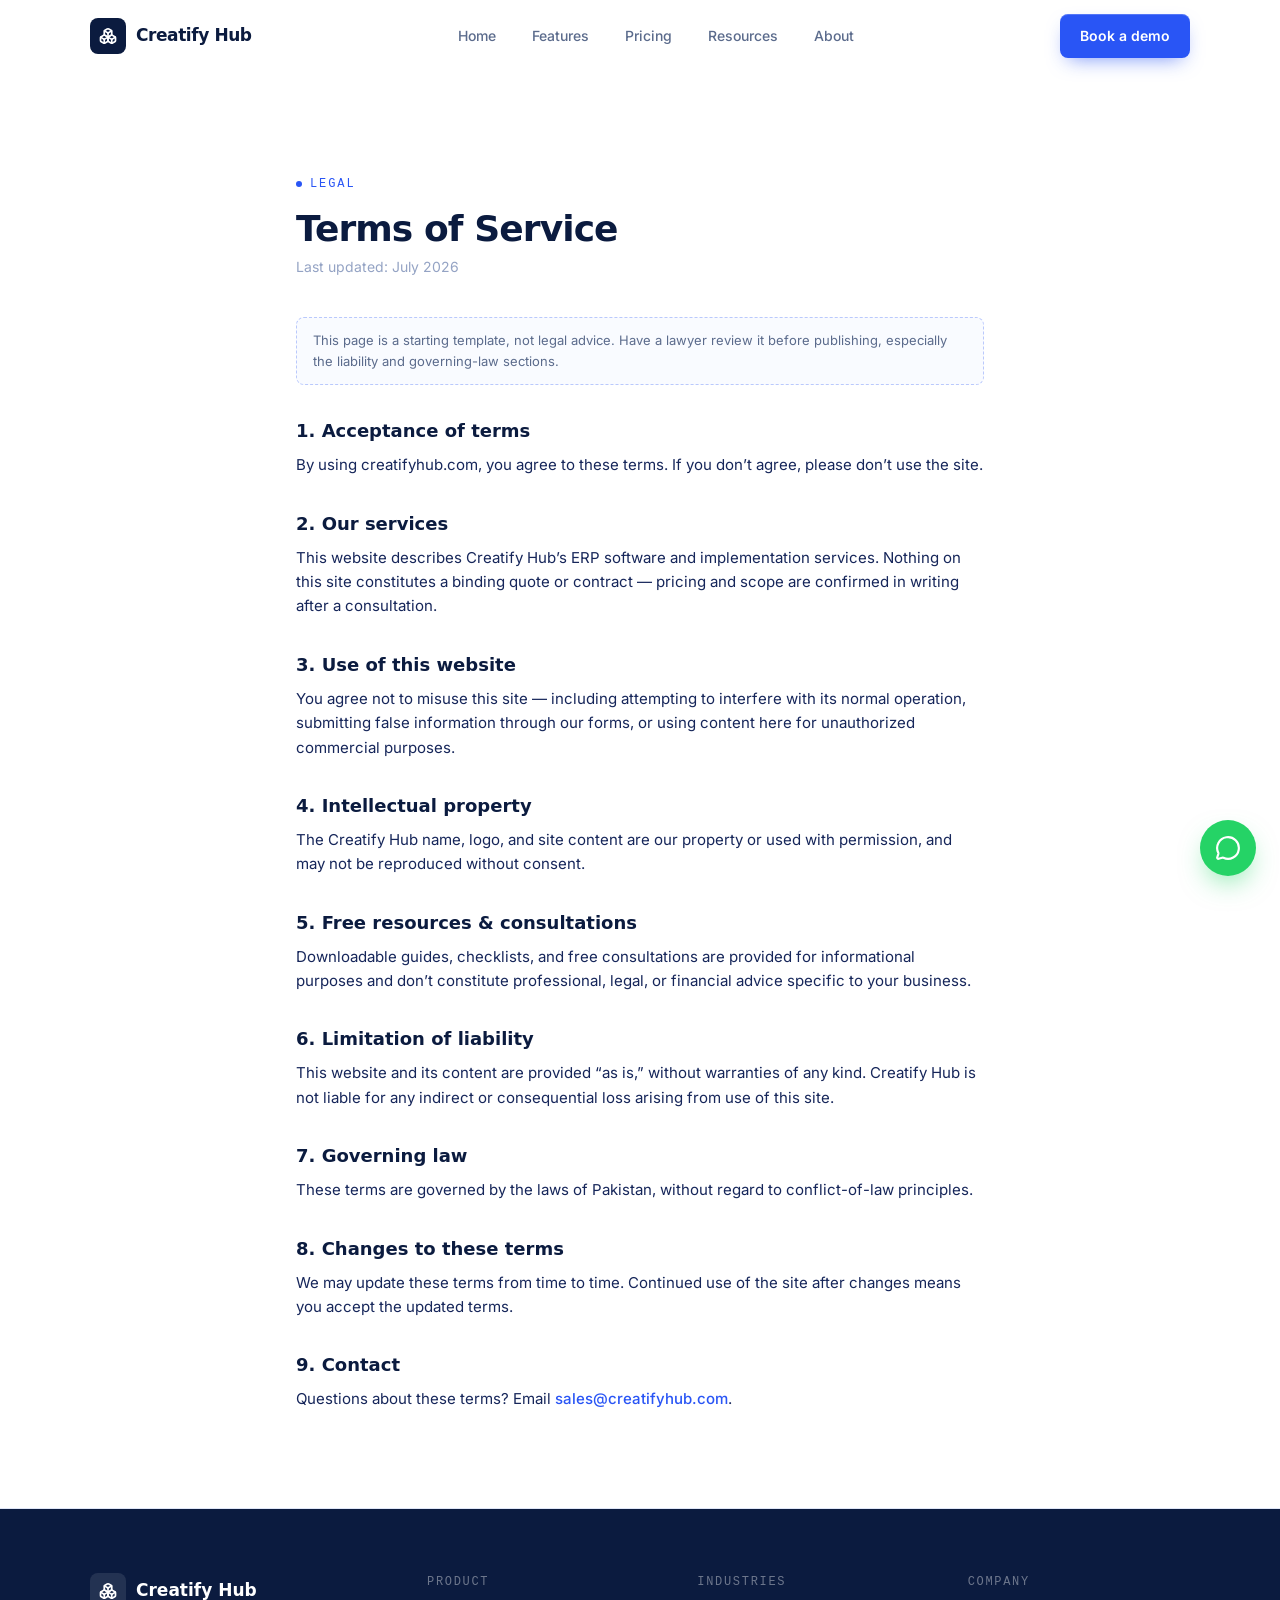
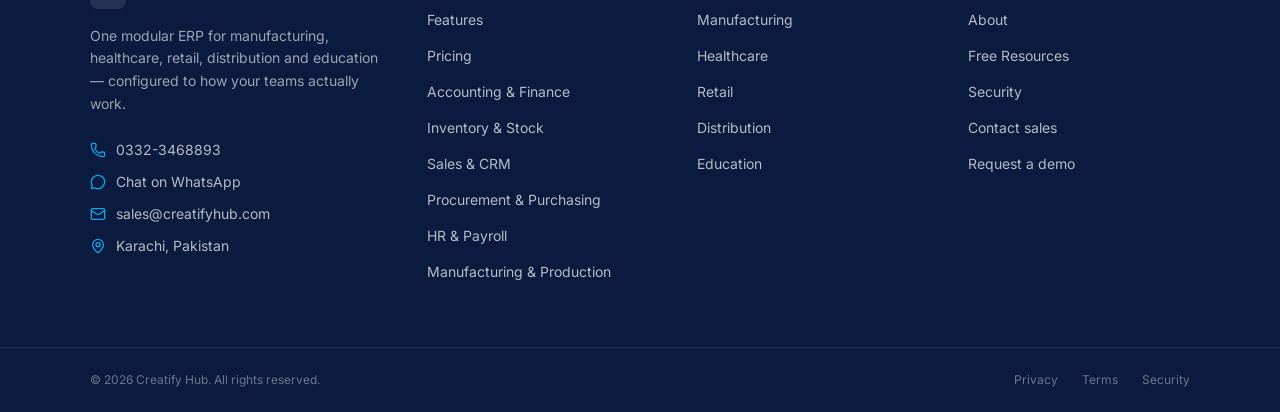
<file: terms/index.html>
<!DOCTYPE html><html lang="en" class="spacegrotesk_93b55b63-module__l3Cz-a__variable inter_db956a7d-module__YkTeGq__variable plexmono_ed2c8ac7-module__XN8aia__variable h-full"><head><meta charSet="utf-8"/><meta name="viewport" content="width=device-width, initial-scale=1"/><link rel="preload" href="/_next/static/media/ibm_plex_mono_400-s.p.3xdfs0-p_zi4c.woff2" as="font" crossorigin="" type="font/woff2"/><link rel="preload" href="/_next/static/media/ibm_plex_mono_500-s.p.11q3guvgd1r20.woff2" as="font" crossorigin="" type="font/woff2"/><link rel="preload" href="/_next/static/media/inter_400-s.p.2qdljeg3s-lsl.woff2" as="font" crossorigin="" type="font/woff2"/><link rel="preload" href="/_next/static/media/inter_500-s.p.1d14jwmkqqa0f.woff2" as="font" crossorigin="" type="font/woff2"/><link rel="preload" href="/_next/static/media/inter_600-s.p.2dov6rjg62vru.woff2" as="font" crossorigin="" type="font/woff2"/><link rel="preload" href="/_next/static/media/inter_700-s.p.4421omqeymgmp.woff2" as="font" crossorigin="" type="font/woff2"/><link rel="preload" href="/_next/static/media/space_grotesk_500-s.p.33jdofnh71adk.woff2" as="font" crossorigin="" type="font/woff2"/><link rel="preload" href="/_next/static/media/space_grotesk_600-s.p.406z--bjzi1j-.woff2" as="font" crossorigin="" type="font/woff2"/><link rel="preload" href="/_next/static/media/space_grotesk_700-s.p.16tiaqjgzwdo4.woff2" as="font" crossorigin="" type="font/woff2"/><link rel="stylesheet" href="/_next/static/chunks/41hk50xzw694r.css" data-precedence="next"/><link rel="preload" as="script" fetchPriority="low" href="/_next/static/chunks/10qk6v6416kh8.js"/><script src="/_next/static/chunks/27jktro2p5rq9.js" async=""></script><script src="/_next/static/chunks/3hdj40qmts5sf.js" async=""></script><script src="/_next/static/chunks/3n2n0kdz7qf-n.js" async=""></script><script src="/_next/static/chunks/turbopack-1608wss-esh_f.js" async=""></script><script src="/_next/static/chunks/21lqcqcxeo2ns.js" async=""></script><script src="/_next/static/chunks/0t0tcqmdg_z3t.js" async=""></script><script src="/_next/static/chunks/14mrh2-p_w84d.js" async=""></script><script src="/_next/static/chunks/14j5jah-yezbh.js" async=""></script><meta name="next-size-adjust" content=""/><title>Terms of Service | Creatify Hub</title><meta name="description" content="Terms governing use of the Creatify Hub website and services."/><meta name="author" content="Creatify Hub"/><meta name="keywords" content="ERP software,ERP for manufacturing,healthcare ERP,retail ERP,distribution ERP,inventory management software,HR and payroll software,accounting software,sales CRM software,procurement software,manufacturing ERP module,custom ERP modules,Creatify Hub"/><meta name="creator" content="Creatify Hub"/><meta name="robots" content="index, follow"/><meta name="googlebot" content="index, follow"/><link rel="canonical" href="https://www.creatifyhub.com/terms/"/><meta property="og:title" content="Creatify Hub | Modular ERP for Growing Enterprises"/><meta property="og:description" content="One configurable ERP platform covering accounting, inventory, sales, procurement, HR &amp; payroll and manufacturing across manufacturing, healthcare, retail, distribution and education businesses."/><meta property="og:url" content="https://www.creatifyhub.com/"/><meta property="og:site_name" content="Creatify Hub"/><meta property="og:locale" content="en_US"/><meta property="og:image" content="https://www.creatifyhub.com/og-image.png"/><meta property="og:image:width" content="1200"/><meta property="og:image:height" content="630"/><meta property="og:image:alt" content="Creatify Hub ERP"/><meta property="og:type" content="website"/><meta name="twitter:card" content="summary_large_image"/><meta name="twitter:title" content="Creatify Hub | Modular ERP for Growing Enterprises"/><meta name="twitter:description" content="One configurable ERP platform covering accounting, inventory, sales, HR &amp; payroll and manufacturing."/><meta name="twitter:image" content="https://www.creatifyhub.com/og-image.png"/><link rel="icon" href="/icon.svg?icon.1qnvvyd85l1an.svg" sizes="any" type="image/svg+xml"/><script src="/_next/static/chunks/0cz1d0mv5g_q7.js" noModule=""></script></head><body class="flex min-h-full flex-col bg-white font-sans text-ink antialiased"><div hidden=""><!--$--><!--/$--></div><script type="application/ld+json">{"@context":"https://schema.org","@type":"Organization","name":"Creatify Hub","url":"https://www.creatifyhub.com","logo":"https://www.creatifyhub.com/logo.png","description":"Creatify Hub builds modular ERP software for manufacturing, healthcare, retail, distribution and education businesses.","contactPoint":[{"@type":"ContactPoint","telephone":"+92-332-3468893","contactType":"sales","areaServed":"PK","availableLanguage":["English","Urdu"]}],"sameAs":[]}</script><a href="#main-content" class="sr-only focus:not-sr-only focus:absolute focus:left-4 focus:top-4 focus:z-[100] focus:rounded-md focus:bg-primary focus:px-4 focus:py-2 focus:text-white">Skip to content</a><header class="sticky top-0 z-50 w-full border-b transition-colors duration-300 border-transparent bg-white/0"><div class="mx-auto flex h-18 max-w-[1180px] items-center justify-between px-6 py-4 md:px-10"><a class="flex items-center gap-2.5" aria-label="Creatify Hub home" href="/"><span class="flex h-9 w-9 items-center justify-center rounded-lg bg-ink text-white"><svg xmlns="http://www.w3.org/2000/svg" width="18" height="18" viewBox="0 0 24 24" fill="none" stroke="currentColor" stroke-width="2.25" stroke-linecap="round" stroke-linejoin="round" class="lucide lucide-boxes" aria-hidden="true"><path d="M2.97 12.92A2 2 0 0 0 2 14.63v3.24a2 2 0 0 0 .97 1.71l3 1.8a2 2 0 0 0 2.06 0L12 19v-5.5l-5-3-4.03 2.42Z"></path><path d="m7 16.5-4.74-2.85"></path><path d="m7 16.5 5-3"></path><path d="M7 16.5v5.17"></path><path d="M12 13.5V19l3.97 2.38a2 2 0 0 0 2.06 0l3-1.8a2 2 0 0 0 .97-1.71v-3.24a2 2 0 0 0-.97-1.71L17 10.5l-5 3Z"></path><path d="m17 16.5-5-3"></path><path d="m17 16.5 4.74-2.85"></path><path d="M17 16.5v5.17"></path><path d="M7.97 4.42A2 2 0 0 0 7 6.13v4.37l5 3 5-3V6.13a2 2 0 0 0-.97-1.71l-3-1.8a2 2 0 0 0-2.06 0l-3 1.8Z"></path><path d="M12 8 7.26 5.15"></path><path d="m12 8 4.74-2.85"></path><path d="M12 13.5V8"></path></svg></span><span class="font-display text-[17px] font-semibold tracking-tight text-ink">Creatify Hub</span></a><nav class="hidden items-center gap-1 md:flex" aria-label="Primary"><a class="relative rounded-md px-4 py-2 text-sm font-medium transition-colors text-slate hover:text-ink" href="/">Home</a><a class="relative rounded-md px-4 py-2 text-sm font-medium transition-colors text-slate hover:text-ink" href="/features/">Features</a><a class="relative rounded-md px-4 py-2 text-sm font-medium transition-colors text-slate hover:text-ink" href="/pricing/">Pricing</a><a class="relative rounded-md px-4 py-2 text-sm font-medium transition-colors text-slate hover:text-ink" href="/resources/">Resources</a><a class="relative rounded-md px-4 py-2 text-sm font-medium transition-colors text-slate hover:text-ink" href="/about/">About</a></nav><div class="hidden items-center gap-3 md:flex"><a href="/contact/"><button class="inline-flex items-center justify-center gap-2 whitespace-nowrap rounded-lg text-sm font-semibold transition-all duration-200 ease-out focus-visible:outline-none disabled:pointer-events-none disabled:opacity-50 bg-primary text-white shadow-[0_1px_0_rgba(255,255,255,0.2)_inset,0_8px_20px_-8px_rgba(41,85,245,0.65)] hover:bg-primary-dark hover:-translate-y-0.5 hover:shadow-[0_1px_0_rgba(255,255,255,0.2)_inset,0_14px_28px_-10px_rgba(41,85,245,0.75)] active:translate-y-0 h-11 px-5">Book a demo</button></a></div><button type="button" class="flex h-10 w-10 items-center justify-center rounded-md text-ink md:hidden" aria-label="Open menu" aria-expanded="false"><svg xmlns="http://www.w3.org/2000/svg" width="22" height="22" viewBox="0 0 24 24" fill="none" stroke="currentColor" stroke-width="2" stroke-linecap="round" stroke-linejoin="round" class="lucide lucide-menu" aria-hidden="true"><path d="M4 5h16"></path><path d="M4 12h16"></path><path d="M4 19h16"></path></svg></button></div></header><main id="main-content" class="flex-1"><section class="py-16 md:py-24"><div class="mx-auto w-full px-6 md:px-10 max-w-3xl"><span class="inline-flex items-center gap-2 font-data text-[12px] uppercase tracking-[0.16em] text-primary"><span class="h-1.5 w-1.5 rounded-full bg-primary"></span>Legal</span><h1 class="mt-4 font-display text-3xl font-semibold tracking-tight text-ink md:text-4xl">Terms of Service</h1><p class="mt-2 text-sm text-slate-light">Last updated: July 2026</p><div class="mt-10 space-y-8 text-[15px] leading-relaxed text-ink-soft"><p class="rounded-lg border border-dashed border-primary/30 bg-paper/60 px-4 py-3 text-[13px] text-slate">This page is a starting template, not legal advice. Have a lawyer review it before publishing, especially the liability and governing-law sections.</p><section><h2 class="font-display text-lg font-semibold text-ink">1. Acceptance of terms</h2><p class="mt-2">By using creatifyhub.com, you agree to these terms. If you don’t agree, please don’t use the site.</p></section><section><h2 class="font-display text-lg font-semibold text-ink">2. Our services</h2><p class="mt-2">This website describes Creatify Hub’s ERP software and implementation services. Nothing on this site constitutes a binding quote or contract — pricing and scope are confirmed in writing after a consultation.</p></section><section><h2 class="font-display text-lg font-semibold text-ink">3. Use of this website</h2><p class="mt-2">You agree not to misuse this site — including attempting to interfere with its normal operation, submitting false information through our forms, or using content here for unauthorized commercial purposes.</p></section><section><h2 class="font-display text-lg font-semibold text-ink">4. Intellectual property</h2><p class="mt-2">The Creatify Hub name, logo, and site content are our property or used with permission, and may not be reproduced without consent.</p></section><section><h2 class="font-display text-lg font-semibold text-ink">5. Free resources &amp; consultations</h2><p class="mt-2">Downloadable guides, checklists, and free consultations are provided for informational purposes and don’t constitute professional, legal, or financial advice specific to your business.</p></section><section><h2 class="font-display text-lg font-semibold text-ink">6. Limitation of liability</h2><p class="mt-2">This website and its content are provided “as is,” without warranties of any kind. Creatify Hub is not liable for any indirect or consequential loss arising from use of this site.</p></section><section><h2 class="font-display text-lg font-semibold text-ink">7. Governing law</h2><p class="mt-2">These terms are governed by the laws of Pakistan, without regard to conflict-of-law principles.</p></section><section><h2 class="font-display text-lg font-semibold text-ink">8. Changes to these terms</h2><p class="mt-2">We may update these terms from time to time. Continued use of the site after changes means you accept the updated terms.</p></section><section><h2 class="font-display text-lg font-semibold text-ink">9. Contact</h2><p class="mt-2">Questions about these terms? Email<!-- --> <a href="mailto:sales@creatifyhub.com" class="font-medium text-primary">sales@creatifyhub.com</a>.</p></section></div></div></section><!--$--><!--/$--></main><footer class="border-t border-line bg-ink text-white"><div class="mx-auto w-full max-w-[1180px] px-6 md:px-10 grid gap-12 py-16 md:grid-cols-[1.3fr_1fr_1fr_1fr]"><div><a class="flex items-center gap-2.5" href="/"><span class="flex h-9 w-9 items-center justify-center rounded-lg bg-white/10"><svg xmlns="http://www.w3.org/2000/svg" width="18" height="18" viewBox="0 0 24 24" fill="none" stroke="currentColor" stroke-width="2.25" stroke-linecap="round" stroke-linejoin="round" class="lucide lucide-boxes" aria-hidden="true"><path d="M2.97 12.92A2 2 0 0 0 2 14.63v3.24a2 2 0 0 0 .97 1.71l3 1.8a2 2 0 0 0 2.06 0L12 19v-5.5l-5-3-4.03 2.42Z"></path><path d="m7 16.5-4.74-2.85"></path><path d="m7 16.5 5-3"></path><path d="M7 16.5v5.17"></path><path d="M12 13.5V19l3.97 2.38a2 2 0 0 0 2.06 0l3-1.8a2 2 0 0 0 .97-1.71v-3.24a2 2 0 0 0-.97-1.71L17 10.5l-5 3Z"></path><path d="m17 16.5-5-3"></path><path d="m17 16.5 4.74-2.85"></path><path d="M17 16.5v5.17"></path><path d="M7.97 4.42A2 2 0 0 0 7 6.13v4.37l5 3 5-3V6.13a2 2 0 0 0-.97-1.71l-3-1.8a2 2 0 0 0-2.06 0l-3 1.8Z"></path><path d="M12 8 7.26 5.15"></path><path d="m12 8 4.74-2.85"></path><path d="M12 13.5V8"></path></svg></span><span class="font-display text-[17px] font-semibold">Creatify Hub</span></a><p class="mt-4 max-w-xs text-sm leading-relaxed text-white/60">One modular ERP for manufacturing, healthcare, retail, distribution and education — configured to how your teams actually work.</p><div class="mt-6 space-y-3 text-sm text-white/70"><a href="tel:03323468893" class="flex items-center gap-2.5 hover:text-white"><svg xmlns="http://www.w3.org/2000/svg" width="16" height="16" viewBox="0 0 24 24" fill="none" stroke="currentColor" stroke-width="2" stroke-linecap="round" stroke-linejoin="round" class="lucide lucide-phone text-cyan" aria-hidden="true"><path d="M13.832 16.568a1 1 0 0 0 1.213-.303l.355-.465A2 2 0 0 1 17 15h3a2 2 0 0 1 2 2v3a2 2 0 0 1-2 2A18 18 0 0 1 2 4a2 2 0 0 1 2-2h3a2 2 0 0 1 2 2v3a2 2 0 0 1-.8 1.6l-.468.351a1 1 0 0 0-.292 1.233 14 14 0 0 0 6.392 6.384"></path></svg> 0332-3468893</a><a href="https://wa.me/923323468893?text=Hi%2C%20I%27d%20like%20to%20know%20more%20about%20Creatify%20Hub." target="_blank" rel="noopener noreferrer" class="flex items-center gap-2.5 hover:text-white"><svg xmlns="http://www.w3.org/2000/svg" width="16" height="16" viewBox="0 0 24 24" fill="none" stroke="currentColor" stroke-width="2" stroke-linecap="round" stroke-linejoin="round" class="lucide lucide-message-circle text-cyan" aria-hidden="true"><path d="M2.992 16.342a2 2 0 0 1 .094 1.167l-1.065 3.29a1 1 0 0 0 1.236 1.168l3.413-.998a2 2 0 0 1 1.099.092 10 10 0 1 0-4.777-4.719"></path></svg> Chat on WhatsApp</a><a href="mailto:sales@creatifyhub.com" class="flex items-center gap-2.5 hover:text-white"><svg xmlns="http://www.w3.org/2000/svg" width="16" height="16" viewBox="0 0 24 24" fill="none" stroke="currentColor" stroke-width="2" stroke-linecap="round" stroke-linejoin="round" class="lucide lucide-mail text-cyan" aria-hidden="true"><path d="m22 7-8.991 5.727a2 2 0 0 1-2.009 0L2 7"></path><rect x="2" y="4" width="20" height="16" rx="2"></rect></svg> sales@creatifyhub.com</a><p class="flex items-center gap-2.5"><svg xmlns="http://www.w3.org/2000/svg" width="16" height="16" viewBox="0 0 24 24" fill="none" stroke="currentColor" stroke-width="2" stroke-linecap="round" stroke-linejoin="round" class="lucide lucide-map-pin text-cyan" aria-hidden="true"><path d="M20 10c0 4.993-5.539 10.193-7.399 11.799a1 1 0 0 1-1.202 0C9.539 20.193 4 14.993 4 10a8 8 0 0 1 16 0"></path><circle cx="12" cy="10" r="3"></circle></svg> Karachi, Pakistan</p></div></div><nav aria-label="Product"><h3 class="font-data text-[12px] uppercase tracking-[0.14em] text-white/40">Product</h3><ul class="mt-4 space-y-3"><li><a class="text-sm text-white/70 hover:text-white" href="/features/">Features</a></li><li><a class="text-sm text-white/70 hover:text-white" href="/pricing/">Pricing</a></li><li><a class="text-sm text-white/70 hover:text-white" href="/features/#accounting">Accounting &amp; Finance</a></li><li><a class="text-sm text-white/70 hover:text-white" href="/features/#inventory">Inventory &amp; Stock</a></li><li><a class="text-sm text-white/70 hover:text-white" href="/features/#sales-crm">Sales &amp; CRM</a></li><li><a class="text-sm text-white/70 hover:text-white" href="/features/#procurement">Procurement &amp; Purchasing</a></li><li><a class="text-sm text-white/70 hover:text-white" href="/features/#hr-payroll">HR &amp; Payroll</a></li><li><a class="text-sm text-white/70 hover:text-white" href="/features/#production">Manufacturing &amp; Production</a></li></ul></nav><nav aria-label="Industries"><h3 class="font-data text-[12px] uppercase tracking-[0.14em] text-white/40">Industries</h3><ul class="mt-4 space-y-3"><li><a class="text-sm text-white/70 hover:text-white" href="/features/#manufacturing">Manufacturing</a></li><li><a class="text-sm text-white/70 hover:text-white" href="/features/#healthcare">Healthcare</a></li><li><a class="text-sm text-white/70 hover:text-white" href="/features/#retail">Retail</a></li><li><a class="text-sm text-white/70 hover:text-white" href="/features/#distribution">Distribution</a></li><li><a class="text-sm text-white/70 hover:text-white" href="/features/#education">Education</a></li></ul></nav><nav aria-label="Company"><h3 class="font-data text-[12px] uppercase tracking-[0.14em] text-white/40">Company</h3><ul class="mt-4 space-y-3"><li><a class="text-sm text-white/70 hover:text-white" href="/about/">About</a></li><li><a class="text-sm text-white/70 hover:text-white" href="/resources/">Free Resources</a></li><li><a class="text-sm text-white/70 hover:text-white" href="/security/">Security</a></li><li><a class="text-sm text-white/70 hover:text-white" href="/contact/">Contact sales</a></li><li><a class="text-sm text-white/70 hover:text-white" href="/contact/">Request a demo</a></li></ul></nav></div><div class="border-t border-white/10 pb-20 md:pb-0"><div class="mx-auto w-full max-w-[1180px] px-6 md:px-10 flex flex-col items-center justify-between gap-4 py-6 text-xs text-white/40 md:flex-row"><p>© <!-- -->2026<!-- --> Creatify Hub. All rights reserved.</p><div class="flex gap-6"><a class="hover:text-white/70" href="/privacy/">Privacy</a><a class="hover:text-white/70" href="/terms/">Terms</a><a class="hover:text-white/70" href="/security/">Security</a></div></div></div></footer><div class="fixed inset-x-0 bottom-0 z-40 flex items-center gap-2 border-t border-line bg-white/95 px-4 py-3 backdrop-blur-md md:hidden"><a href="tel:03323468893" aria-label="Call Creatify Hub" class="flex h-11 w-11 shrink-0 items-center justify-center rounded-lg border border-line text-ink"><svg xmlns="http://www.w3.org/2000/svg" width="18" height="18" viewBox="0 0 24 24" fill="none" stroke="currentColor" stroke-width="2" stroke-linecap="round" stroke-linejoin="round" class="lucide lucide-phone-call" aria-hidden="true"><path d="M13 2a9 9 0 0 1 9 9"></path><path d="M13 6a5 5 0 0 1 5 5"></path><path d="M13.832 16.568a1 1 0 0 0 1.213-.303l.355-.465A2 2 0 0 1 17 15h3a2 2 0 0 1 2 2v3a2 2 0 0 1-2 2A18 18 0 0 1 2 4a2 2 0 0 1 2-2h3a2 2 0 0 1 2 2v3a2 2 0 0 1-.8 1.6l-.468.351a1 1 0 0 0-.292 1.233 14 14 0 0 0 6.392 6.384"></path></svg></a><a href="https://wa.me/923323468893?text=Hi%2C%20I%27d%20like%20to%20know%20more%20about%20Creatify%20Hub." target="_blank" rel="noopener noreferrer" aria-label="Chat with us on WhatsApp" class="flex h-11 w-11 shrink-0 items-center justify-center rounded-lg border border-line text-[#25D366]"><svg xmlns="http://www.w3.org/2000/svg" width="18" height="18" viewBox="0 0 24 24" fill="none" stroke="currentColor" stroke-width="2" stroke-linecap="round" stroke-linejoin="round" class="lucide lucide-message-circle" aria-hidden="true"><path d="M2.992 16.342a2 2 0 0 1 .094 1.167l-1.065 3.29a1 1 0 0 0 1.236 1.168l3.413-.998a2 2 0 0 1 1.099.092 10 10 0 1 0-4.777-4.719"></path></svg></a><a class="flex-1" href="/contact/"><button class="inline-flex items-center justify-center gap-2 whitespace-nowrap rounded-lg text-sm font-semibold transition-all duration-200 ease-out focus-visible:outline-none disabled:pointer-events-none disabled:opacity-50 bg-primary text-white shadow-[0_1px_0_rgba(255,255,255,0.2)_inset,0_8px_20px_-8px_rgba(41,85,245,0.65)] hover:bg-primary-dark hover:-translate-y-0.5 hover:shadow-[0_1px_0_rgba(255,255,255,0.2)_inset,0_14px_28px_-10px_rgba(41,85,245,0.75)] active:translate-y-0 h-11 px-5 w-full">Book a demo</button></a></div><a href="https://wa.me/923323468893?text=Hi%2C%20I%27d%20like%20to%20know%20more%20about%20Creatify%20Hub." target="_blank" rel="noopener noreferrer" aria-label="Chat with Creatify Hub on WhatsApp" class="fixed bottom-6 right-6 z-40 hidden h-14 w-14 items-center justify-center rounded-full bg-[#25D366] text-white shadow-[0_12px_28px_-8px_rgba(37,211,102,0.6)] transition-transform duration-200 hover:scale-105 md:flex"><svg xmlns="http://www.w3.org/2000/svg" width="26" height="26" viewBox="0 0 24 24" fill="none" stroke="currentColor" stroke-width="2" stroke-linecap="round" stroke-linejoin="round" class="lucide lucide-message-circle text-white" aria-hidden="true"><path d="M2.992 16.342a2 2 0 0 1 .094 1.167l-1.065 3.29a1 1 0 0 0 1.236 1.168l3.413-.998a2 2 0 0 1 1.099.092 10 10 0 1 0-4.777-4.719"></path></svg></a><div class="fixed bottom-6 left-6 z-30 hidden max-w-xs md:block"></div><script src="/_next/static/chunks/10qk6v6416kh8.js" id="_R_" async=""></script><script>(self.__next_f=self.__next_f||[]).push([0])</script><script>self.__next_f.push([1,"1:\"$Sreact.fragment\"\n2:I[69342,[\"/_next/static/chunks/21lqcqcxeo2ns.js\",\"/_next/static/chunks/0t0tcqmdg_z3t.js\",\"/_next/static/chunks/14mrh2-p_w84d.js\",\"/_next/static/chunks/14j5jah-yezbh.js\"],\"default\"]\n3:I[39756,[\"/_next/static/chunks/21lqcqcxeo2ns.js\",\"/_next/static/chunks/0t0tcqmdg_z3t.js\",\"/_next/static/chunks/14mrh2-p_w84d.js\",\"/_next/static/chunks/14j5jah-yezbh.js\"],\"default\"]\n4:I[37457,[\"/_next/static/chunks/21lqcqcxeo2ns.js\",\"/_next/static/chunks/0t0tcqmdg_z3t.js\",\"/_next/static/chunks/14mrh2-p_w84d.js\",\"/_next/static/chunks/14j5jah-yezbh.js\"],\"default\"]\n5:I[22016,[\"/_next/static/chunks/21lqcqcxeo2ns.js\",\"/_next/static/chunks/0t0tcqmdg_z3t.js\",\"/_next/static/chunks/14mrh2-p_w84d.js\",\"/_next/static/chunks/14j5jah-yezbh.js\"],\"\"]\n6:I[5014,[\"/_next/static/chunks/21lqcqcxeo2ns.js\",\"/_next/static/chunks/0t0tcqmdg_z3t.js\",\"/_next/static/chunks/14mrh2-p_w84d.js\",\"/_next/static/chunks/14j5jah-yezbh.js\"],\"default\"]\n16:I[68027,[\"/_next/static/chunks/21lqcqcxeo2ns.js\",\"/_next/static/chunks/0t0tcqmdg_z3t.js\",\"/_next/static/chunks/14mrh2-p_w84d.js\",\"/_next/static/chunks/14j5jah-yezbh.js\"],\"default\",1]\n:HL[\"/_next/static/chunks/41hk50xzw694r.css\",\"style\"]\n:HL[\"/_next/static/media/ibm_plex_mono_400-s.p.3xdfs0-p_zi4c.woff2\",\"font\",{\"crossOrigin\":\"\",\"type\":\"font/woff2\"}]\n:HL[\"/_next/static/media/ibm_plex_mono_500-s.p.11q3guvgd1r20.woff2\",\"font\",{\"crossOrigin\":\"\",\"type\":\"font/woff2\"}]\n:HL[\"/_next/static/media/inter_400-s.p.2qdljeg3s-lsl.woff2\",\"font\",{\"crossOrigin\":\"\",\"type\":\"font/woff2\"}]\n:HL[\"/_next/static/media/inter_500-s.p.1d14jwmkqqa0f.woff2\",\"font\",{\"crossOrigin\":\"\",\"type\":\"font/woff2\"}]\n:HL[\"/_next/static/media/inter_600-s.p.2dov6rjg62vru.woff2\",\"font\",{\"crossOrigin\":\"\",\"type\":\"font/woff2\"}]\n:HL[\"/_next/static/media/inter_700-s.p.4421omqeymgmp.woff2\",\"font\",{\"crossOrigin\":\"\",\"type\":\"font/woff2\"}]\n:HL[\"/_next/static/media/space_grotesk_500-s.p.33jdofnh71adk.woff2\",\"font\",{\"crossOrigin\":\"\",\"type\":\"font/woff2\"}]\n:HL[\"/_next/static/media/space_grotesk_600-s.p.406z--bjzi1j-.woff2\",\"font\",{\"crossOrigin\":\"\",\"type\":\"font/woff2\"}]\n:HL[\"/_next/static/media/space_grotesk_700-s.p.16tiaqjgzwdo4.woff2\",\"font\",{\"crossOrigin\":\"\",\"type\":\"font/woff2\"}]\n"])</script><script>self.__next_f.push([1,"0:{\"P\":null,\"c\":[\"\",\"terms\",\"\"],\"q\":\"\",\"i\":false,\"f\":[[[\"\",{\"children\":[\"terms\",{\"children\":[\"__PAGE__\",{}]}]},\"$undefined\",\"$undefined\",16],[[\"$\",\"$1\",\"c\",{\"children\":[[[\"$\",\"link\",\"0\",{\"rel\":\"stylesheet\",\"href\":\"/_next/static/chunks/41hk50xzw694r.css\",\"precedence\":\"next\",\"crossOrigin\":\"$undefined\",\"nonce\":\"$undefined\"}],[\"$\",\"script\",\"script-0\",{\"src\":\"/_next/static/chunks/21lqcqcxeo2ns.js\",\"async\":true,\"nonce\":\"$undefined\"}],[\"$\",\"script\",\"script-1\",{\"src\":\"/_next/static/chunks/0t0tcqmdg_z3t.js\",\"async\":true,\"nonce\":\"$undefined\"}],[\"$\",\"script\",\"script-2\",{\"src\":\"/_next/static/chunks/14mrh2-p_w84d.js\",\"async\":true,\"nonce\":\"$undefined\"}],[\"$\",\"script\",\"script-3\",{\"src\":\"/_next/static/chunks/14j5jah-yezbh.js\",\"async\":true,\"nonce\":\"$undefined\"}]],[\"$\",\"html\",null,{\"lang\":\"en\",\"className\":\"spacegrotesk_93b55b63-module__l3Cz-a__variable inter_db956a7d-module__YkTeGq__variable plexmono_ed2c8ac7-module__XN8aia__variable h-full\",\"children\":[\"$\",\"body\",null,{\"className\":\"flex min-h-full flex-col bg-white font-sans text-ink antialiased\",\"children\":[[\"$\",\"script\",null,{\"type\":\"application/ld+json\",\"dangerouslySetInnerHTML\":{\"__html\":\"{\\\"@context\\\":\\\"https://schema.org\\\",\\\"@type\\\":\\\"Organization\\\",\\\"name\\\":\\\"Creatify Hub\\\",\\\"url\\\":\\\"https://www.creatifyhub.com\\\",\\\"logo\\\":\\\"https://www.creatifyhub.com/logo.png\\\",\\\"description\\\":\\\"Creatify Hub builds modular ERP software for manufacturing, healthcare, retail, distribution and education businesses.\\\",\\\"contactPoint\\\":[{\\\"@type\\\":\\\"ContactPoint\\\",\\\"telephone\\\":\\\"+92-332-3468893\\\",\\\"contactType\\\":\\\"sales\\\",\\\"areaServed\\\":\\\"PK\\\",\\\"availableLanguage\\\":[\\\"English\\\",\\\"Urdu\\\"]}],\\\"sameAs\\\":[]}\"}}],[\"$\",\"a\",null,{\"href\":\"#main-content\",\"className\":\"sr-only focus:not-sr-only focus:absolute focus:left-4 focus:top-4 focus:z-[100] focus:rounded-md focus:bg-primary focus:px-4 focus:py-2 focus:text-white\",\"children\":\"Skip to content\"}],[\"$\",\"$L2\",null,{}],[\"$\",\"main\",null,{\"id\":\"main-content\",\"className\":\"flex-1\",\"children\":[\"$\",\"$L3\",null,{\"parallelRouterKey\":\"children\",\"error\":\"$undefined\",\"errorStyles\":\"$undefined\",\"errorScripts\":\"$undefined\",\"template\":[\"$\",\"$L4\",null,{}],\"templateStyles\":\"$undefined\",\"templateScripts\":\"$undefined\",\"notFound\":[[[\"$\",\"title\",null,{\"children\":\"404: This page could not be found.\"}],[\"$\",\"div\",null,{\"style\":{\"fontFamily\":\"system-ui,\\\"Segoe UI\\\",Roboto,Helvetica,Arial,sans-serif,\\\"Apple Color Emoji\\\",\\\"Segoe UI Emoji\\\"\",\"height\":\"100vh\",\"textAlign\":\"center\",\"display\":\"flex\",\"flexDirection\":\"column\",\"alignItems\":\"center\",\"justifyContent\":\"center\"},\"children\":[\"$\",\"div\",null,{\"children\":[[\"$\",\"style\",null,{\"dangerouslySetInnerHTML\":{\"__html\":\"body{color:#000;background:#fff;margin:0}.next-error-h1{border-right:1px solid rgba(0,0,0,.3)}@media (prefers-color-scheme:dark){body{color:#fff;background:#000}.next-error-h1{border-right:1px solid rgba(255,255,255,.3)}}\"}}],[\"$\",\"h1\",null,{\"className\":\"next-error-h1\",\"style\":{\"display\":\"inline-block\",\"margin\":\"0 20px 0 0\",\"padding\":\"0 23px 0 0\",\"fontSize\":24,\"fontWeight\":500,\"verticalAlign\":\"top\",\"lineHeight\":\"49px\"},\"children\":404}],[\"$\",\"div\",null,{\"style\":{\"display\":\"inline-block\"},\"children\":[\"$\",\"h2\",null,{\"style\":{\"fontSize\":14,\"fontWeight\":400,\"lineHeight\":\"49px\",\"margin\":0},\"children\":\"This page could not be found.\"}]}]]}]}]],[]],\"forbidden\":\"$undefined\",\"unauthorized\":\"$undefined\"}]}],[\"$\",\"footer\",null,{\"className\":\"border-t border-line bg-ink text-white\",\"children\":[[\"$\",\"div\",null,{\"className\":\"mx-auto w-full max-w-[1180px] px-6 md:px-10 grid gap-12 py-16 md:grid-cols-[1.3fr_1fr_1fr_1fr]\",\"children\":[[\"$\",\"div\",null,{\"children\":[[\"$\",\"$L5\",null,{\"href\":\"/\",\"className\":\"flex items-center gap-2.5\",\"children\":[[\"$\",\"span\",null,{\"className\":\"flex h-9 w-9 items-center justify-center rounded-lg bg-white/10\",\"children\":[\"$\",\"$L6\",null,{\"ref\":\"$undefined\",\"iconNode\":[[\"path\",{\"d\":\"M2.97 12.92A2 2 0 0 0 2 14.63v3.24a2 2 0 0 0 .97 1.71l3 1.8a2 2 0 0 0 2.06 0L12 19v-5.5l-5-3-4.03 2.42Z\",\"key\":\"lc1i9w\"}],[\"path\",{\"d\":\"m7 16.5-4.74-2.85\",\"key\":\"1o9zyk\"}],[\"path\",{\"d\":\"m7 16.5 5-3\",\"key\":\"va8pkn\"}],[\"path\",{\"d\":\"M7 16.5v5.17\",\"key\":\"jnp8gn\"}],[\"path\",{\"d\":\"M12 13.5V19l3.97 2.38a2 2 0 0 0 2.06 0l3-1.8a2 2 0 0 0 .97-1.71v-3.24a2 2 0 0 0-.97-1.71L17 10.5l-5 3Z\",\"key\":\"8zsnat\"}],[\"path\",{\"d\":\"m17 16.5-5-3\",\"key\":\"8arw3v\"}],[\"path\",{\"d\":\"m17 16.5 4.74-2.85\",\"key\":\"8rfmw\"}],[\"path\",{\"d\":\"M17 16.5v5.17\",\"key\":\"k6z78m\"}],[\"path\",{\"d\":\"M7.97 4.42A2 2 0 0 0 7 6.13v4.37l5 3 5-3V6.13a2 2 0 0 0-.97-1.71l-3-1.8a2 2 0 0 0-2.06 0l-3 1.8Z\",\"key\":\"1xygjf\"}],[\"path\",{\"d\":\"M12 8 7.26 5.15\",\"key\":\"1vbdud\"}],[\"path\",{\"d\":\"m12 8 4.74-2.85\",\"key\":\"3rx089\"}],[\"path\",{\"d\":\"M12 13.5V8\",\"key\":\"1io7kd\"}]],\"className\":\"lucide-boxes\",\"size\":18,\"strokeWidth\":2.25}]}],\"$L7\"]}],\"$L8\",\"$L9\"]}],[\"$La\",\"$Lb\",\"$Lc\"]]}],\"$Ld\"]}],\"$Le\",\"$Lf\",\"$L10\",\"$L11\"]}]}]]}],{\"children\":[\"$L12\",{\"children\":[\"$L13\",{},null,false,null]},null,false,\"$@14\"]},null,false,null],\"$L15\",false]],\"m\":\"$undefined\",\"G\":[\"$16\",[\"$L17\"]],\"S\":true,\"h\":null,\"s\":\"$undefined\",\"l\":\"$undefined\",\"p\":\"$undefined\",\"d\":\"$undefined\",\"b\":\"C3LDlYkIGmMrxqxIBvbw3\"}\n"])</script><script>self.__next_f.push([1,"18:I[18103,[\"/_next/static/chunks/21lqcqcxeo2ns.js\",\"/_next/static/chunks/0t0tcqmdg_z3t.js\",\"/_next/static/chunks/14mrh2-p_w84d.js\",\"/_next/static/chunks/14j5jah-yezbh.js\"],\"StickyMobileCta\"]\n19:I[5258,[\"/_next/static/chunks/21lqcqcxeo2ns.js\",\"/_next/static/chunks/0t0tcqmdg_z3t.js\",\"/_next/static/chunks/14mrh2-p_w84d.js\",\"/_next/static/chunks/14j5jah-yezbh.js\"],\"WhatsAppFloat\"]\n1a:I[49616,[\"/_next/static/chunks/21lqcqcxeo2ns.js\",\"/_next/static/chunks/0t0tcqmdg_z3t.js\",\"/_next/static/chunks/14mrh2-p_w84d.js\",\"/_next/static/chunks/14j5jah-yezbh.js\"],\"ExitIntentPopup\"]\n1b:I[82659,[\"/_next/static/chunks/21lqcqcxeo2ns.js\",\"/_next/static/chunks/0t0tcqmdg_z3t.js\",\"/_next/static/chunks/14mrh2-p_w84d.js\",\"/_next/static/chunks/14j5jah-yezbh.js\"],\"LiveActivityNotifications\"]\n1f:I[97367,[\"/_next/static/chunks/21lqcqcxeo2ns.js\",\"/_next/static/chunks/0t0tcqmdg_z3t.js\",\"/_next/static/chunks/14mrh2-p_w84d.js\",\"/_next/static/chunks/14j5jah-yezbh.js\"],\"ViewportBoundary\"]\n21:I[97367,[\"/_next/static/chunks/21lqcqcxeo2ns.js\",\"/_next/static/chunks/0t0tcqmdg_z3t.js\",\"/_next/static/chunks/14mrh2-p_w84d.js\",\"/_next/static/chunks/14j5jah-yezbh.js\"],\"MetadataBoundary\"]\n22:\"$Sreact.suspense\"\n7:[\"$\",\"span\",null,{\"className\":\"font-display text-[17px] font-semibold\",\"children\":\"Creatify Hub\"}]\n8:[\"$\",\"p\",null,{\"className\":\"mt-4 max-w-xs text-sm leading-relaxed text-white/60\",\"children\":\"One modular ERP for manufacturing, healthcare, retail, distribution and education — configured to how your teams actually work.\"}]\n"])</script><script>self.__next_f.push([1,"9:[\"$\",\"div\",null,{\"className\":\"mt-6 space-y-3 text-sm text-white/70\",\"children\":[[\"$\",\"a\",null,{\"href\":\"tel:03323468893\",\"className\":\"flex items-center gap-2.5 hover:text-white\",\"children\":[[\"$\",\"$L6\",null,{\"ref\":\"$undefined\",\"iconNode\":[[\"path\",{\"d\":\"M13.832 16.568a1 1 0 0 0 1.213-.303l.355-.465A2 2 0 0 1 17 15h3a2 2 0 0 1 2 2v3a2 2 0 0 1-2 2A18 18 0 0 1 2 4a2 2 0 0 1 2-2h3a2 2 0 0 1 2 2v3a2 2 0 0 1-.8 1.6l-.468.351a1 1 0 0 0-.292 1.233 14 14 0 0 0 6.392 6.384\",\"key\":\"9njp5v\"}]],\"className\":\"lucide-phone text-cyan\",\"size\":16}],\" 0332-3468893\"]}],[\"$\",\"a\",null,{\"href\":\"https://wa.me/923323468893?text=Hi%2C%20I%27d%20like%20to%20know%20more%20about%20Creatify%20Hub.\",\"target\":\"_blank\",\"rel\":\"noopener noreferrer\",\"className\":\"flex items-center gap-2.5 hover:text-white\",\"children\":[[\"$\",\"$L6\",null,{\"ref\":\"$undefined\",\"iconNode\":[[\"path\",{\"d\":\"M2.992 16.342a2 2 0 0 1 .094 1.167l-1.065 3.29a1 1 0 0 0 1.236 1.168l3.413-.998a2 2 0 0 1 1.099.092 10 10 0 1 0-4.777-4.719\",\"key\":\"1sd12s\"}]],\"className\":\"lucide-message-circle text-cyan\",\"size\":16}],\" Chat on WhatsApp\"]}],[\"$\",\"a\",null,{\"href\":\"mailto:sales@creatifyhub.com\",\"className\":\"flex items-center gap-2.5 hover:text-white\",\"children\":[[\"$\",\"$L6\",null,{\"ref\":\"$undefined\",\"iconNode\":[[\"path\",{\"d\":\"m22 7-8.991 5.727a2 2 0 0 1-2.009 0L2 7\",\"key\":\"132q7q\"}],[\"rect\",{\"x\":\"2\",\"y\":\"4\",\"width\":\"20\",\"height\":\"16\",\"rx\":\"2\",\"key\":\"izxlao\"}]],\"className\":\"lucide-mail text-cyan\",\"size\":16}],\" sales@creatifyhub.com\"]}],[\"$\",\"p\",null,{\"className\":\"flex items-center gap-2.5\",\"children\":[[\"$\",\"$L6\",null,{\"ref\":\"$undefined\",\"iconNode\":[[\"path\",{\"d\":\"M20 10c0 4.993-5.539 10.193-7.399 11.799a1 1 0 0 1-1.202 0C9.539 20.193 4 14.993 4 10a8 8 0 0 1 16 0\",\"key\":\"1r0f0z\"}],[\"circle\",{\"cx\":\"12\",\"cy\":\"10\",\"r\":\"3\",\"key\":\"ilqhr7\"}]],\"className\":\"lucide-map-pin text-cyan\",\"size\":16}],\" Karachi, Pakistan\"]}]]}]\n"])</script><script>self.__next_f.push([1,"a:[\"$\",\"nav\",\"Product\",{\"aria-label\":\"Product\",\"children\":[[\"$\",\"h3\",null,{\"className\":\"font-data text-[12px] uppercase tracking-[0.14em] text-white/40\",\"children\":\"Product\"}],[\"$\",\"ul\",null,{\"className\":\"mt-4 space-y-3\",\"children\":[[\"$\",\"li\",\"Features\",{\"children\":[\"$\",\"$L5\",null,{\"href\":\"/features\",\"className\":\"text-sm text-white/70 hover:text-white\",\"children\":\"Features\"}]}],[\"$\",\"li\",\"Pricing\",{\"children\":[\"$\",\"$L5\",null,{\"href\":\"/pricing\",\"className\":\"text-sm text-white/70 hover:text-white\",\"children\":\"Pricing\"}]}],[\"$\",\"li\",\"Accounting \u0026 Finance\",{\"children\":[\"$\",\"$L5\",null,{\"href\":\"/features#accounting\",\"className\":\"text-sm text-white/70 hover:text-white\",\"children\":\"Accounting \u0026 Finance\"}]}],[\"$\",\"li\",\"Inventory \u0026 Stock\",{\"children\":[\"$\",\"$L5\",null,{\"href\":\"/features#inventory\",\"className\":\"text-sm text-white/70 hover:text-white\",\"children\":\"Inventory \u0026 Stock\"}]}],[\"$\",\"li\",\"Sales \u0026 CRM\",{\"children\":[\"$\",\"$L5\",null,{\"href\":\"/features#sales-crm\",\"className\":\"text-sm text-white/70 hover:text-white\",\"children\":\"Sales \u0026 CRM\"}]}],[\"$\",\"li\",\"Procurement \u0026 Purchasing\",{\"children\":[\"$\",\"$L5\",null,{\"href\":\"/features#procurement\",\"className\":\"text-sm text-white/70 hover:text-white\",\"children\":\"Procurement \u0026 Purchasing\"}]}],[\"$\",\"li\",\"HR \u0026 Payroll\",{\"children\":[\"$\",\"$L5\",null,{\"href\":\"/features#hr-payroll\",\"className\":\"text-sm text-white/70 hover:text-white\",\"children\":\"HR \u0026 Payroll\"}]}],[\"$\",\"li\",\"Manufacturing \u0026 Production\",{\"children\":[\"$\",\"$L5\",null,{\"href\":\"/features#production\",\"className\":\"text-sm text-white/70 hover:text-white\",\"children\":\"Manufacturing \u0026 Production\"}]}]]}]]}]\n"])</script><script>self.__next_f.push([1,"b:[\"$\",\"nav\",\"Industries\",{\"aria-label\":\"Industries\",\"children\":[[\"$\",\"h3\",null,{\"className\":\"font-data text-[12px] uppercase tracking-[0.14em] text-white/40\",\"children\":\"Industries\"}],[\"$\",\"ul\",null,{\"className\":\"mt-4 space-y-3\",\"children\":[[\"$\",\"li\",\"Manufacturing\",{\"children\":[\"$\",\"$L5\",null,{\"href\":\"/features#manufacturing\",\"className\":\"text-sm text-white/70 hover:text-white\",\"children\":\"Manufacturing\"}]}],[\"$\",\"li\",\"Healthcare\",{\"children\":[\"$\",\"$L5\",null,{\"href\":\"/features#healthcare\",\"className\":\"text-sm text-white/70 hover:text-white\",\"children\":\"Healthcare\"}]}],[\"$\",\"li\",\"Retail\",{\"children\":[\"$\",\"$L5\",null,{\"href\":\"/features#retail\",\"className\":\"text-sm text-white/70 hover:text-white\",\"children\":\"Retail\"}]}],[\"$\",\"li\",\"Distribution\",{\"children\":[\"$\",\"$L5\",null,{\"href\":\"/features#distribution\",\"className\":\"text-sm text-white/70 hover:text-white\",\"children\":\"Distribution\"}]}],[\"$\",\"li\",\"Education\",{\"children\":[\"$\",\"$L5\",null,{\"href\":\"/features#education\",\"className\":\"text-sm text-white/70 hover:text-white\",\"children\":\"Education\"}]}]]}]]}]\nc:[\"$\",\"nav\",\"Company\",{\"aria-label\":\"Company\",\"children\":[[\"$\",\"h3\",null,{\"className\":\"font-data text-[12px] uppercase tracking-[0.14em] text-white/40\",\"children\":\"Company\"}],[\"$\",\"ul\",null,{\"className\":\"mt-4 space-y-3\",\"children\":[[\"$\",\"li\",\"About\",{\"children\":[\"$\",\"$L5\",null,{\"href\":\"/about\",\"className\":\"text-sm text-white/70 hover:text-white\",\"children\":\"About\"}]}],[\"$\",\"li\",\"Free Resources\",{\"children\":[\"$\",\"$L5\",null,{\"href\":\"/resources\",\"className\":\"text-sm text-white/70 hover:text-white\",\"children\":\"Free Resources\"}]}],[\"$\",\"li\",\"Security\",{\"children\":[\"$\",\"$L5\",null,{\"href\":\"/security\",\"className\":\"text-sm text-white/70 hover:text-white\",\"children\":\"Security\"}]}],[\"$\",\"li\",\"Contact sales\",{\"children\":[\"$\",\"$L5\",null,{\"href\":\"/contact\",\"className\":\"text-sm text-white/70 hover:text-white\",\"children\":\"Contact sales\"}]}],[\"$\",\"li\",\"Request a demo\",{\"children\":[\"$\",\"$L5\",null,{\"href\":\"/contact\",\"className\":\"text-sm text-white/70 hover:text-white\",\"children\":\"Request a demo\"}]}]]}]]}]\nd:[\"$\",\"div\",null,{\"className\":\"border-t border-white/10 pb-20 md:pb-0\",\"children\":[\"$\",\"div\",null,{\"className\":\"mx-auto w-full max-w-[1180px] px-6 md:px-10 flex flex-col items-center justify-between gap-4 py-6 text-xs text-white/40 md:flex-row\",\"children\":[[\"$\",\"p\",null,{\"children\":[\"© \",2026,\" Creatify Hub. All rights reserved.\"]}],[\"$\",\"div\",null,{\"className\":\"flex gap-6\",\"children\":[[\"$\",\"$L5\",null,{\"href\":\"/privacy\",\"className\":\"hover:text-white/70\",\"children\":\"Privacy\"}],[\"$\",\"$L5\",null,{\"href\":\"/terms\",\"className\":\"hover:text-white/70\",\"children\":\"Terms\"}],[\"$\",\"$L5\",null,{\"href\":\"/security\",\"className\":\"hover:text-white/70\",\"children\":\"Security\"}]]}]]}]}]\ne:[\"$\",\"$L18\",null,{}]\nf:[\"$\",\"$L19\",null,{}]\n10:[\"$\",\"$L1a\",null,{}]\n11:[\"$\",\"$L1b\",null,{}]\n12:[\"$\",\"$1\",\"c\",{\"children\":[null,[\"$\",\"$L3\",null,{\"parallelRouterKey\":\"children\",\"error\":\"$undefined\",\"errorStyles\":\"$undefined\",\"errorScripts\":\"$undefined\",\"template\":[\"$\",\"$L4\",null,{}],\"templateStyles\":\"$undefined\",\"templateScripts\":\"$undefined\",\"notFound\":\"$undefined\",\"forbidden\":\"$undefined\",\"unauthorized\":\"$undefined\"}]]}]\n"])</script><script>self.__next_f.push([1,"13:[\"$\",\"$1\",\"c\",{\"children\":[[\"$\",\"section\",null,{\"className\":\"py-16 md:py-24\",\"children\":[\"$\",\"div\",null,{\"className\":\"mx-auto w-full px-6 md:px-10 max-w-3xl\",\"children\":[[\"$\",\"span\",null,{\"className\":\"inline-flex items-center gap-2 font-data text-[12px] uppercase tracking-[0.16em] text-primary\",\"children\":[[\"$\",\"span\",null,{\"className\":\"h-1.5 w-1.5 rounded-full bg-primary\"}],\"Legal\"]}],[\"$\",\"h1\",null,{\"className\":\"mt-4 font-display text-3xl font-semibold tracking-tight text-ink md:text-4xl\",\"children\":\"Terms of Service\"}],[\"$\",\"p\",null,{\"className\":\"mt-2 text-sm text-slate-light\",\"children\":\"Last updated: July 2026\"}],[\"$\",\"div\",null,{\"className\":\"mt-10 space-y-8 text-[15px] leading-relaxed text-ink-soft\",\"children\":[[\"$\",\"p\",null,{\"className\":\"rounded-lg border border-dashed border-primary/30 bg-paper/60 px-4 py-3 text-[13px] text-slate\",\"children\":\"This page is a starting template, not legal advice. Have a lawyer review it before publishing, especially the liability and governing-law sections.\"}],[\"$\",\"section\",null,{\"children\":[[\"$\",\"h2\",null,{\"className\":\"font-display text-lg font-semibold text-ink\",\"children\":\"1. Acceptance of terms\"}],[\"$\",\"p\",null,{\"className\":\"mt-2\",\"children\":\"By using creatifyhub.com, you agree to these terms. If you don’t agree, please don’t use the site.\"}]]}],[\"$\",\"section\",null,{\"children\":[[\"$\",\"h2\",null,{\"className\":\"font-display text-lg font-semibold text-ink\",\"children\":\"2. Our services\"}],[\"$\",\"p\",null,{\"className\":\"mt-2\",\"children\":\"This website describes Creatify Hub’s ERP software and implementation services. Nothing on this site constitutes a binding quote or contract — pricing and scope are confirmed in writing after a consultation.\"}]]}],[\"$\",\"section\",null,{\"children\":[[\"$\",\"h2\",null,{\"className\":\"font-display text-lg font-semibold text-ink\",\"children\":\"3. Use of this website\"}],[\"$\",\"p\",null,{\"className\":\"mt-2\",\"children\":\"You agree not to misuse this site — including attempting to interfere with its normal operation, submitting false information through our forms, or using content here for unauthorized commercial purposes.\"}]]}],[\"$\",\"section\",null,{\"children\":[[\"$\",\"h2\",null,{\"className\":\"font-display text-lg font-semibold text-ink\",\"children\":\"4. Intellectual property\"}],[\"$\",\"p\",null,{\"className\":\"mt-2\",\"children\":\"The Creatify Hub name, logo, and site content are our property or used with permission, and may not be reproduced without consent.\"}]]}],[\"$\",\"section\",null,{\"children\":[[\"$\",\"h2\",null,{\"className\":\"font-display text-lg font-semibold text-ink\",\"children\":\"5. Free resources \u0026 consultations\"}],[\"$\",\"p\",null,{\"className\":\"mt-2\",\"children\":\"Downloadable guides, checklists, and free consultations are provided for informational purposes and don’t constitute professional, legal, or financial advice specific to your business.\"}]]}],[\"$\",\"section\",null,{\"children\":[[\"$\",\"h2\",null,{\"className\":\"font-display text-lg font-semibold text-ink\",\"children\":\"6. Limitation of liability\"}],[\"$\",\"p\",null,{\"className\":\"mt-2\",\"children\":\"This website and its content are provided “as is,” without warranties of any kind. Creatify Hub is not liable for any indirect or consequential loss arising from use of this site.\"}]]}],[\"$\",\"section\",null,{\"children\":[[\"$\",\"h2\",null,{\"className\":\"font-display text-lg font-semibold text-ink\",\"children\":\"7. Governing law\"}],[\"$\",\"p\",null,{\"className\":\"mt-2\",\"children\":\"These terms are governed by the laws of Pakistan, without regard to conflict-of-law principles.\"}]]}],[\"$\",\"section\",null,{\"children\":[[\"$\",\"h2\",null,{\"className\":\"font-display text-lg font-semibold text-ink\",\"children\":\"8. Changes to these terms\"}],[\"$\",\"p\",null,{\"className\":\"mt-2\",\"children\":\"We may update these terms from time to time. Continued use of the site after changes means you accept the updated terms.\"}]]}],[\"$\",\"section\",null,{\"children\":[[\"$\",\"h2\",null,{\"className\":\"font-display text-lg font-semibold text-ink\",\"children\":\"9. Contact\"}],\"$L1c\"]}]]}]]}]}],null,\"$L1d\"]}]\n"])</script><script>self.__next_f.push([1,"1e:[]\n14:\"$W1e\"\n15:[\"$\",\"$1\",\"h\",{\"children\":[null,[\"$\",\"$L1f\",null,{\"children\":\"$L20\"}],[\"$\",\"div\",null,{\"hidden\":true,\"children\":[\"$\",\"$L21\",null,{\"children\":[\"$\",\"$22\",null,{\"name\":\"Next.Metadata\",\"children\":\"$L23\"}]}]}],[\"$\",\"meta\",null,{\"name\":\"next-size-adjust\",\"content\":\"\"}]]}]\n17:[\"$\",\"link\",\"0\",{\"rel\":\"stylesheet\",\"href\":\"/_next/static/chunks/41hk50xzw694r.css\",\"precedence\":\"next\",\"crossOrigin\":\"$undefined\",\"nonce\":\"$undefined\"}]\n"])</script><script>self.__next_f.push([1,"24:I[97367,[\"/_next/static/chunks/21lqcqcxeo2ns.js\",\"/_next/static/chunks/0t0tcqmdg_z3t.js\",\"/_next/static/chunks/14mrh2-p_w84d.js\",\"/_next/static/chunks/14j5jah-yezbh.js\"],\"OutletBoundary\"]\n1c:[\"$\",\"p\",null,{\"className\":\"mt-2\",\"children\":[\"Questions about these terms? Email\",\" \",[\"$\",\"a\",null,{\"href\":\"mailto:sales@creatifyhub.com\",\"className\":\"font-medium text-primary\",\"children\":\"sales@creatifyhub.com\"}],\".\"]}]\n1d:[\"$\",\"$L24\",null,{\"children\":[\"$\",\"$22\",null,{\"name\":\"Next.MetadataOutlet\",\"children\":\"$@25\"}]}]\n"])</script><script>self.__next_f.push([1,"20:[[\"$\",\"meta\",\"0\",{\"charSet\":\"utf-8\"}],[\"$\",\"meta\",\"1\",{\"name\":\"viewport\",\"content\":\"width=device-width, initial-scale=1\"}]]\n"])</script><script>self.__next_f.push([1,"26:I[27201,[\"/_next/static/chunks/21lqcqcxeo2ns.js\",\"/_next/static/chunks/0t0tcqmdg_z3t.js\",\"/_next/static/chunks/14mrh2-p_w84d.js\",\"/_next/static/chunks/14j5jah-yezbh.js\"],\"IconMark\"]\n"])</script><script>self.__next_f.push([1,"23:[[\"$\",\"title\",\"0\",{\"children\":\"Terms of Service | Creatify Hub\"}],[\"$\",\"meta\",\"1\",{\"name\":\"description\",\"content\":\"Terms governing use of the Creatify Hub website and services.\"}],[\"$\",\"meta\",\"2\",{\"name\":\"author\",\"content\":\"Creatify Hub\"}],[\"$\",\"meta\",\"3\",{\"name\":\"keywords\",\"content\":\"ERP software,ERP for manufacturing,healthcare ERP,retail ERP,distribution ERP,inventory management software,HR and payroll software,accounting software,sales CRM software,procurement software,manufacturing ERP module,custom ERP modules,Creatify Hub\"}],[\"$\",\"meta\",\"4\",{\"name\":\"creator\",\"content\":\"Creatify Hub\"}],[\"$\",\"meta\",\"5\",{\"name\":\"robots\",\"content\":\"index, follow\"}],[\"$\",\"meta\",\"6\",{\"name\":\"googlebot\",\"content\":\"index, follow\"}],[\"$\",\"link\",\"7\",{\"rel\":\"canonical\",\"href\":\"https://www.creatifyhub.com/terms/\"}],[\"$\",\"meta\",\"8\",{\"property\":\"og:title\",\"content\":\"Creatify Hub | Modular ERP for Growing Enterprises\"}],[\"$\",\"meta\",\"9\",{\"property\":\"og:description\",\"content\":\"One configurable ERP platform covering accounting, inventory, sales, procurement, HR \u0026 payroll and manufacturing across manufacturing, healthcare, retail, distribution and education businesses.\"}],[\"$\",\"meta\",\"10\",{\"property\":\"og:url\",\"content\":\"https://www.creatifyhub.com/\"}],[\"$\",\"meta\",\"11\",{\"property\":\"og:site_name\",\"content\":\"Creatify Hub\"}],[\"$\",\"meta\",\"12\",{\"property\":\"og:locale\",\"content\":\"en_US\"}],[\"$\",\"meta\",\"13\",{\"property\":\"og:image\",\"content\":\"https://www.creatifyhub.com/og-image.png\"}],[\"$\",\"meta\",\"14\",{\"property\":\"og:image:width\",\"content\":\"1200\"}],[\"$\",\"meta\",\"15\",{\"property\":\"og:image:height\",\"content\":\"630\"}],[\"$\",\"meta\",\"16\",{\"property\":\"og:image:alt\",\"content\":\"Creatify Hub ERP\"}],[\"$\",\"meta\",\"17\",{\"property\":\"og:type\",\"content\":\"website\"}],[\"$\",\"meta\",\"18\",{\"name\":\"twitter:card\",\"content\":\"summary_large_image\"}],[\"$\",\"meta\",\"19\",{\"name\":\"twitter:title\",\"content\":\"Creatify Hub | Modular ERP for Growing Enterprises\"}],[\"$\",\"meta\",\"20\",{\"name\":\"twitter:description\",\"content\":\"One configurable ERP platform covering accounting, inventory, sales, HR \u0026 payroll and manufacturing.\"}],[\"$\",\"meta\",\"21\",{\"name\":\"twitter:image\",\"content\":\"https://www.creatifyhub.com/og-image.png\"}],[\"$\",\"link\",\"22\",{\"rel\":\"icon\",\"href\":\"/icon.svg?icon.1qnvvyd85l1an.svg\",\"sizes\":\"any\",\"type\":\"image/svg+xml\"}],[\"$\",\"$L26\",\"23\",{}]]\n"])</script><script>self.__next_f.push([1,"25:null\n"])</script></body></html>
</file>
<file: _next/static/chunks/41hk50xzw694r.css>
@font-face{font-family:spaceGrotesk;src:url(../media/space_grotesk_500-s.p.33jdofnh71adk.woff2)format("woff2");font-display:swap;font-weight:500;font-style:normal}@font-face{font-family:spaceGrotesk;src:url(../media/space_grotesk_600-s.p.406z--bjzi1j-.woff2)format("woff2");font-display:swap;font-weight:600;font-style:normal}@font-face{font-family:spaceGrotesk;src:url(../media/space_grotesk_700-s.p.16tiaqjgzwdo4.woff2)format("woff2");font-display:swap;font-weight:700;font-style:normal}@font-face{font-family:spaceGrotesk Fallback;src:local(Arial);ascent-override:88.74%;descent-override:26.33%;line-gap-override:0.0%;size-adjust:110.89%}.spacegrotesk_93b55b63-module__l3Cz-a__className{font-family:spaceGrotesk,spaceGrotesk Fallback}.spacegrotesk_93b55b63-module__l3Cz-a__variable{--font-display:"spaceGrotesk", "spaceGrotesk Fallback"}
@font-face{font-family:inter;src:url(../media/inter_400-s.p.2qdljeg3s-lsl.woff2)format("woff2");font-display:swap;font-weight:400;font-style:normal}@font-face{font-family:inter;src:url(../media/inter_500-s.p.1d14jwmkqqa0f.woff2)format("woff2");font-display:swap;font-weight:500;font-style:normal}@font-face{font-family:inter;src:url(../media/inter_600-s.p.2dov6rjg62vru.woff2)format("woff2");font-display:swap;font-weight:600;font-style:normal}@font-face{font-family:inter;src:url(../media/inter_700-s.p.4421omqeymgmp.woff2)format("woff2");font-display:swap;font-weight:700;font-style:normal}@font-face{font-family:inter Fallback;src:local(Arial);ascent-override:89.79%;descent-override:22.36%;line-gap-override:0.0%;size-adjust:107.89%}.inter_db956a7d-module__YkTeGq__className{font-family:inter,inter Fallback}.inter_db956a7d-module__YkTeGq__variable{--font-body:"inter", "inter Fallback"}
@font-face{font-family:plexMono;src:url(../media/ibm_plex_mono_400-s.p.3xdfs0-p_zi4c.woff2)format("woff2");font-display:swap;font-weight:400;font-style:normal}@font-face{font-family:plexMono;src:url(../media/ibm_plex_mono_500-s.p.11q3guvgd1r20.woff2)format("woff2");font-display:swap;font-weight:500;font-style:normal}@font-face{font-family:plexMono Fallback;src:local(Arial);ascent-override:77.95%;descent-override:20.91%;line-gap-override:0.0%;size-adjust:131.49%}.plexmono_ed2c8ac7-module__XN8aia__className{font-family:plexMono,plexMono Fallback}.plexmono_ed2c8ac7-module__XN8aia__variable{--font-data:"plexMono", "plexMono Fallback"}
@layer properties{@supports (((-webkit-hyphens:none)) and (not (margin-trim:inline))) or ((-moz-orient:inline) and (not (color:rgb(from red r g b)))){*,:before,:after,::backdrop{--tw-rotate-x:initial;--tw-rotate-y:initial;--tw-rotate-z:initial;--tw-skew-x:initial;--tw-skew-y:initial;--tw-space-y-reverse:0;--tw-divide-y-reverse:0;--tw-border-style:solid;--tw-gradient-position:initial;--tw-gradient-from:#0000;--tw-gradient-via:#0000;--tw-gradient-to:#0000;--tw-gradient-stops:initial;--tw-gradient-via-stops:initial;--tw-gradient-from-position:0%;--tw-gradient-via-position:50%;--tw-gradient-to-position:100%;--tw-leading:initial;--tw-font-weight:initial;--tw-tracking:initial;--tw-shadow:0 0 #0000;--tw-shadow-color:initial;--tw-shadow-alpha:100%;--tw-inset-shadow:0 0 #0000;--tw-inset-shadow-color:initial;--tw-inset-shadow-alpha:100%;--tw-ring-color:initial;--tw-ring-shadow:0 0 #0000;--tw-inset-ring-color:initial;--tw-inset-ring-shadow:0 0 #0000;--tw-ring-inset:initial;--tw-ring-offset-width:0px;--tw-ring-offset-color:#fff;--tw-ring-offset-shadow:0 0 #0000;--tw-backdrop-blur:initial;--tw-backdrop-brightness:initial;--tw-backdrop-contrast:initial;--tw-backdrop-grayscale:initial;--tw-backdrop-hue-rotate:initial;--tw-backdrop-invert:initial;--tw-backdrop-opacity:initial;--tw-backdrop-saturate:initial;--tw-backdrop-sepia:initial;--tw-duration:initial;--tw-ease:initial;--tw-translate-x:0;--tw-translate-y:0;--tw-translate-z:0;--tw-scale-x:1;--tw-scale-y:1;--tw-scale-z:1}}}@layer theme{:root,:host{--color-red-50:#fef2f2;--color-red-300:#ffa3a3;--color-red-500:#fb2c36;--color-red-600:#e40014;--color-amber-100:#fef3c6;--color-amber-600:#dd7400;--color-amber-700:#b75000;--color-emerald-100:#d0fae5;--color-emerald-500:#00bb7f;--color-emerald-700:#007956;--color-slate-100:#f1f5f9;--color-white:var(--color-white);--spacing:.25rem;--container-xs:20rem;--container-sm:24rem;--container-md:28rem;--container-lg:32rem;--container-xl:36rem;--container-2xl:42rem;--container-3xl:48rem;--container-4xl:56rem;--text-xs:.75rem;--text-xs--line-height:calc(1 / .75);--text-sm:.875rem;--text-sm--line-height:calc(1.25 / .875);--text-base:1rem;--text-base--line-height:calc(1.5 / 1);--text-lg:1.125rem;--text-lg--line-height:calc(1.75 / 1.125);--text-xl:1.25rem;--text-xl--line-height:calc(1.75 / 1.25);--text-2xl:1.5rem;--text-2xl--line-height:calc(2 / 1.5);--text-3xl:1.875rem;--text-3xl--line-height:calc(2.25 / 1.875);--text-4xl:2.25rem;--text-4xl--line-height:calc(2.5 / 2.25);--font-weight-medium:500;--font-weight-semibold:600;--tracking-tight:-.025em;--tracking-wide:.025em;--leading-snug:1.375;--leading-relaxed:1.625;--radius-sm:.25rem;--radius-md:.375rem;--radius-lg:.5rem;--radius-xl:.75rem;--radius-2xl:1rem;--radius-3xl:1.5rem;--ease-out:cubic-bezier(0, 0, .2, 1);--animate-spin:spin 1s linear infinite;--blur-sm:8px;--blur-md:12px;--default-transition-duration:.15s;--default-transition-timing-function:cubic-bezier(.4, 0, .2, 1);--default-font-family:var(--font-body);--default-mono-font-family:var(--font-data);--color-paper:var(--color-paper);--color-paper-deep:var(--color-paper-deep);--color-ink:var(--color-ink);--color-ink-soft:var(--color-ink-soft);--color-primary:var(--color-primary);--color-primary-dark:var(--color-primary-dark);--color-slate:var(--color-slate);--color-slate-light:var(--color-slate-light);--color-cyan:var(--color-cyan);--color-line:var(--color-line);--color-line-dark:var(--color-line-dark);--font-display:var(--font-display)}@supports (color:lab(0% 0 0)){:root,:host{--color-red-50:lab(96.5005% 4.18508 1.52328);--color-red-300:lab(76.5514% 36.422 15.5335);--color-red-500:lab(55.4814% 75.0732 48.8528);--color-red-600:lab(48.4493% 77.4328 61.5452);--color-amber-100:lab(95.916% -1.21653 23.111);--color-amber-600:lab(60.3514% 40.5624 87.1228);--color-amber-700:lab(47.2709% 42.9082 69.2966);--color-emerald-100:lab(94.9004% -17.0769 5.63836);--color-emerald-500:lab(66.9756% -58.27 19.5419);--color-emerald-700:lab(44.4871% -41.0396 11.0361);--color-slate-100:lab(96.286% -.852436 -2.46847)}}}@layer base{*,:after,:before,::backdrop{box-sizing:border-box;border:0 solid;margin:0;padding:0}::file-selector-button{box-sizing:border-box;border:0 solid;margin:0;padding:0}html,:host{-webkit-text-size-adjust:100%;tab-size:4;line-height:1.5;font-family:var(--default-font-family,-apple-system, BlinkMacSystemFont, "Segoe UI", Roboto, "Helvetica Neue", "Noto Sans", Arial, sans-serif, "Apple Color Emoji", "Segoe UI Emoji", "Segoe UI Symbol", "Noto Color Emoji");font-feature-settings:var(--default-font-feature-settings,normal);font-variation-settings:var(--default-font-variation-settings,normal);-webkit-tap-highlight-color:transparent}hr{height:0;color:inherit;border-top-width:1px}abbr:where([title]){-webkit-text-decoration:underline dotted;text-decoration:underline dotted}h1,h2,h3,h4,h5,h6{font-size:inherit;font-weight:inherit}a{color:inherit;-webkit-text-decoration:inherit;-webkit-text-decoration:inherit;-webkit-text-decoration:inherit;-webkit-text-decoration:inherit;text-decoration:inherit}b,strong{font-weight:bolder}code,kbd,samp,pre{font-family:var(--default-mono-font-family,ui-monospace, SFMono-Regular, Menlo, Monaco, Consolas, "Liberation Mono", "Courier New", monospace);font-feature-settings:var(--default-mono-font-feature-settings,normal);font-variation-settings:var(--default-mono-font-variation-settings,normal);font-size:1em}small{font-size:80%}sub,sup{vertical-align:baseline;font-size:75%;line-height:0;position:relative}sub{bottom:-.25em}sup{top:-.5em}table{text-indent:0;border-color:inherit;border-collapse:collapse}:-moz-focusring:where(:not(iframe)){outline:auto}progress{vertical-align:baseline}summary{display:list-item}ol,ul,menu{list-style:none}img,svg,video,canvas,audio,iframe,embed,object{vertical-align:middle;display:block}img,video{max-width:100%;height:auto}button,input,select,optgroup,textarea{font:inherit;font-feature-settings:inherit;font-variation-settings:inherit;letter-spacing:inherit;color:inherit;opacity:1;background-color:#0000;border-radius:0}::file-selector-button{font:inherit;font-feature-settings:inherit;font-variation-settings:inherit;letter-spacing:inherit;color:inherit;opacity:1;background-color:#0000;border-radius:0}:where(select:is([multiple],[size])) optgroup{font-weight:bolder}:where(select:is([multiple],[size])) optgroup option{padding-inline-start:20px}::file-selector-button{margin-inline-end:4px}::placeholder{opacity:1}@supports (not ((-webkit-appearance:-apple-pay-button))) or (contain-intrinsic-size:1px){::placeholder{color:currentColor}@supports (color:color-mix(in lab, red, red)){::placeholder{color:color-mix(in oklab, currentcolor 50%, transparent)}}}textarea{resize:vertical}::-webkit-search-decoration{-webkit-appearance:none}::-webkit-date-and-time-value{min-height:1lh;text-align:inherit}::-webkit-datetime-edit{display:inline-flex}::-webkit-datetime-edit-fields-wrapper{padding:0}::-webkit-datetime-edit{padding-block:0}::-webkit-datetime-edit-year-field{padding-block:0}::-webkit-datetime-edit-month-field{padding-block:0}::-webkit-datetime-edit-day-field{padding-block:0}::-webkit-datetime-edit-hour-field{padding-block:0}::-webkit-datetime-edit-minute-field{padding-block:0}::-webkit-datetime-edit-second-field{padding-block:0}::-webkit-datetime-edit-millisecond-field{padding-block:0}::-webkit-datetime-edit-meridiem-field{padding-block:0}::-webkit-calendar-picker-indicator{line-height:1}:-moz-ui-invalid{box-shadow:none}button,input:where([type=button],[type=reset],[type=submit]){appearance:button}::file-selector-button{appearance:button}::-webkit-inner-spin-button{height:auto}::-webkit-outer-spin-button{height:auto}[hidden]:where(:not([hidden=until-found])){display:none!important}}@layer components;@layer utilities{.pointer-events-none{pointer-events:none}.visible{visibility:visible}.sr-only{clip-path:inset(50%);white-space:nowrap;border-width:0;width:1px;height:1px;margin:-1px;padding:0;position:absolute;overflow:hidden}.absolute{position:absolute}.fixed{position:fixed}.relative{position:relative}.static{position:static}.sticky{position:sticky}.inset-0{inset:0}.inset-x-0{inset-inline:0}.inset-x-3{inset-inline:calc(var(--spacing) * 3)}.inset-y-0{inset-block:0}.top-0{top:0}.top-0\.5{top:calc(var(--spacing) * .5)}.top-4{top:calc(var(--spacing) * 4)}.right-0{right:0}.right-4{right:calc(var(--spacing) * 4)}.right-6{right:calc(var(--spacing) * 6)}.-bottom-\[1px\]{bottom:-1px}.bottom-0{bottom:0}.bottom-6{bottom:calc(var(--spacing) * 6)}.-left-\[41px\]{left:-41px}.left-0{left:0}.left-6{left:calc(var(--spacing) * 6)}.z-10{z-index:10}.z-30{z-index:30}.z-40{z-index:40}.z-50{z-index:50}.z-\[60\]{z-index:60}.mx-auto{margin-inline:auto}.mt-0\.5{margin-top:calc(var(--spacing) * .5)}.mt-1{margin-top:var(--spacing)}.mt-1\.5{margin-top:calc(var(--spacing) * 1.5)}.mt-2{margin-top:calc(var(--spacing) * 2)}.mt-2\.5{margin-top:calc(var(--spacing) * 2.5)}.mt-3{margin-top:calc(var(--spacing) * 3)}.mt-4{margin-top:calc(var(--spacing) * 4)}.mt-5{margin-top:calc(var(--spacing) * 5)}.mt-6{margin-top:calc(var(--spacing) * 6)}.mt-7{margin-top:calc(var(--spacing) * 7)}.mt-8{margin-top:calc(var(--spacing) * 8)}.mt-10{margin-top:calc(var(--spacing) * 10)}.mt-12{margin-top:calc(var(--spacing) * 12)}.mt-14{margin-top:calc(var(--spacing) * 14)}.mb-1\.5{margin-bottom:calc(var(--spacing) * 1.5)}.mb-4{margin-bottom:calc(var(--spacing) * 4)}.mb-6{margin-bottom:calc(var(--spacing) * 6)}.ml-3{margin-left:calc(var(--spacing) * 3)}.block{display:block}.flex{display:flex}.grid{display:grid}.hidden{display:none}.inline-flex{display:inline-flex}.table{display:table}.aspect-square{aspect-ratio:1}.h-1{height:var(--spacing)}.h-1\.5{height:calc(var(--spacing) * 1.5)}.h-2{height:calc(var(--spacing) * 2)}.h-2\.5{height:calc(var(--spacing) * 2.5)}.h-5{height:calc(var(--spacing) * 5)}.h-6{height:calc(var(--spacing) * 6)}.h-8{height:calc(var(--spacing) * 8)}.h-9{height:calc(var(--spacing) * 9)}.h-10{height:calc(var(--spacing) * 10)}.h-11{height:calc(var(--spacing) * 11)}.h-12{height:calc(var(--spacing) * 12)}.h-13{height:calc(var(--spacing) * 13)}.h-14{height:calc(var(--spacing) * 14)}.h-18{height:calc(var(--spacing) * 18)}.h-20{height:calc(var(--spacing) * 20)}.h-24{height:calc(var(--spacing) * 24)}.h-\[2px\]{height:2px}.h-full{height:100%}.min-h-\[92px\]{min-height:92px}.min-h-full{min-height:100%}.w-1{width:var(--spacing)}.w-1\.5{width:calc(var(--spacing) * 1.5)}.w-2{width:calc(var(--spacing) * 2)}.w-2\.5{width:calc(var(--spacing) * 2.5)}.w-5{width:calc(var(--spacing) * 5)}.w-6{width:calc(var(--spacing) * 6)}.w-8{width:calc(var(--spacing) * 8)}.w-9{width:calc(var(--spacing) * 9)}.w-10{width:calc(var(--spacing) * 10)}.w-11{width:calc(var(--spacing) * 11)}.w-12{width:calc(var(--spacing) * 12)}.w-14{width:calc(var(--spacing) * 14)}.w-20{width:calc(var(--spacing) * 20)}.w-24{width:calc(var(--spacing) * 24)}.w-44{width:calc(var(--spacing) * 44)}.w-fit{width:fit-content}.w-full{width:100%}.w-max{width:max-content}.max-w-2xl{max-width:var(--container-2xl)}.max-w-3xl{max-width:var(--container-3xl)}.max-w-4xl{max-width:var(--container-4xl)}.max-w-\[22ch\]{max-width:22ch}.max-w-\[440px\]{max-width:440px}.max-w-\[1180px\]{max-width:1180px}.max-w-lg{max-width:var(--container-lg)}.max-w-md{max-width:var(--container-md)}.max-w-sm{max-width:var(--container-sm)}.max-w-xl{max-width:var(--container-xl)}.max-w-xs{max-width:var(--container-xs)}.flex-1{flex:1}.shrink-0{flex-shrink:0}.border-collapse{border-collapse:collapse}.rotate-45{rotate:45deg}.transform{transform:var(--tw-rotate-x,) var(--tw-rotate-y,) var(--tw-rotate-z,) var(--tw-skew-x,) var(--tw-skew-y,)}.animate-spin{animation:var(--animate-spin)}.resize-none{resize:none}.scroll-mt-24{scroll-margin-top:calc(var(--spacing) * 24)}.list-disc{list-style-type:disc}.grid-cols-2{grid-template-columns:repeat(2,minmax(0,1fr))}.grid-cols-\[1\.6fr_1fr_1fr_1fr\]{grid-template-columns:1.6fr 1fr 1fr 1fr}.flex-col{flex-direction:column}.flex-wrap{flex-wrap:wrap}.items-center{align-items:center}.items-end{align-items:flex-end}.items-start{align-items:flex-start}.justify-between{justify-content:space-between}.justify-center{justify-content:center}.gap-1{gap:var(--spacing)}.gap-1\.5{gap:calc(var(--spacing) * 1.5)}.gap-2{gap:calc(var(--spacing) * 2)}.gap-2\.5{gap:calc(var(--spacing) * 2.5)}.gap-3{gap:calc(var(--spacing) * 3)}.gap-4{gap:calc(var(--spacing) * 4)}.gap-5{gap:calc(var(--spacing) * 5)}.gap-6{gap:calc(var(--spacing) * 6)}.gap-8{gap:calc(var(--spacing) * 8)}.gap-10{gap:calc(var(--spacing) * 10)}.gap-12{gap:calc(var(--spacing) * 12)}.gap-14{gap:calc(var(--spacing) * 14)}:where(.space-y-0>:not(:last-child)){--tw-space-y-reverse:0;margin-block:0}:where(.space-y-1>:not(:last-child)){--tw-space-y-reverse:0;margin-block-start:calc(var(--spacing) * var(--tw-space-y-reverse));margin-block-end:calc(var(--spacing) * calc(1 - var(--tw-space-y-reverse)))}:where(.space-y-1\.5>:not(:last-child)){--tw-space-y-reverse:0;margin-block-start:calc(calc(var(--spacing) * 1.5) * var(--tw-space-y-reverse));margin-block-end:calc(calc(var(--spacing) * 1.5) * calc(1 - var(--tw-space-y-reverse)))}:where(.space-y-2\.5>:not(:last-child)){--tw-space-y-reverse:0;margin-block-start:calc(calc(var(--spacing) * 2.5) * var(--tw-space-y-reverse));margin-block-end:calc(calc(var(--spacing) * 2.5) * calc(1 - var(--tw-space-y-reverse)))}:where(.space-y-3>:not(:last-child)){--tw-space-y-reverse:0;margin-block-start:calc(calc(var(--spacing) * 3) * var(--tw-space-y-reverse));margin-block-end:calc(calc(var(--spacing) * 3) * calc(1 - var(--tw-space-y-reverse)))}:where(.space-y-3\.5>:not(:last-child)){--tw-space-y-reverse:0;margin-block-start:calc(calc(var(--spacing) * 3.5) * var(--tw-space-y-reverse));margin-block-end:calc(calc(var(--spacing) * 3.5) * calc(1 - var(--tw-space-y-reverse)))}:where(.space-y-4>:not(:last-child)){--tw-space-y-reverse:0;margin-block-start:calc(calc(var(--spacing) * 4) * var(--tw-space-y-reverse));margin-block-end:calc(calc(var(--spacing) * 4) * calc(1 - var(--tw-space-y-reverse)))}:where(.space-y-5>:not(:last-child)){--tw-space-y-reverse:0;margin-block-start:calc(calc(var(--spacing) * 5) * var(--tw-space-y-reverse));margin-block-end:calc(calc(var(--spacing) * 5) * calc(1 - var(--tw-space-y-reverse)))}:where(.space-y-8>:not(:last-child)){--tw-space-y-reverse:0;margin-block-start:calc(calc(var(--spacing) * 8) * var(--tw-space-y-reverse));margin-block-end:calc(calc(var(--spacing) * 8) * calc(1 - var(--tw-space-y-reverse)))}.gap-x-8{column-gap:calc(var(--spacing) * 8)}.gap-y-10{row-gap:calc(var(--spacing) * 10)}:where(.divide-y>:not(:last-child)){--tw-divide-y-reverse:0;border-bottom-style:var(--tw-border-style);border-top-style:var(--tw-border-style);border-top-width:calc(1px * var(--tw-divide-y-reverse));border-bottom-width:calc(1px * calc(1 - var(--tw-divide-y-reverse)))}:where(.divide-line>:not(:last-child)){border-color:var(--color-line)}.overflow-hidden{overflow:hidden}.rounded-2xl{border-radius:var(--radius-2xl)}.rounded-3xl{border-radius:var(--radius-3xl)}.rounded-full{border-radius:3.40282e38px}.rounded-lg{border-radius:var(--radius-lg)}.rounded-md{border-radius:var(--radius-md)}.rounded-xl{border-radius:var(--radius-xl)}.rounded-t-sm{border-top-left-radius:var(--radius-sm);border-top-right-radius:var(--radius-sm)}.border{border-style:var(--tw-border-style);border-width:1px}.border-2{border-style:var(--tw-border-style);border-width:2px}.border-y{border-block-style:var(--tw-border-style);border-block-width:1px}.border-t{border-top-style:var(--tw-border-style);border-top-width:1px}.border-r{border-right-style:var(--tw-border-style);border-right-width:1px}.border-b{border-bottom-style:var(--tw-border-style);border-bottom-width:1px}.border-l-2{border-left-style:var(--tw-border-style);border-left-width:2px}.border-dashed{--tw-border-style:dashed;border-style:dashed}.border-cyan\/40{border-color:var(--color-cyan)}@supports (color:color-mix(in lab, red, red)){.border-cyan\/40{border-color:color-mix(in oklab, var(--color-cyan) 40%, transparent)}}.border-line{border-color:var(--color-line)}.border-primary,.border-primary\/25{border-color:var(--color-primary)}@supports (color:color-mix(in lab, red, red)){.border-primary\/25{border-color:color-mix(in oklab, var(--color-primary) 25%, transparent)}}.border-primary\/30{border-color:var(--color-primary)}@supports (color:color-mix(in lab, red, red)){.border-primary\/30{border-color:color-mix(in oklab, var(--color-primary) 30%, transparent)}}.border-transparent{border-color:#0000}.border-white\/10{border-color:var(--color-white)}@supports (color:color-mix(in lab, red, red)){.border-white\/10{border-color:color-mix(in oklab, var(--color-white) 10%, transparent)}}.border-white\/15{border-color:var(--color-white)}@supports (color:color-mix(in lab, red, red)){.border-white\/15{border-color:color-mix(in oklab, var(--color-white) 15%, transparent)}}.border-white\/25{border-color:var(--color-white)}@supports (color:color-mix(in lab, red, red)){.border-white\/25{border-color:color-mix(in oklab, var(--color-white) 25%, transparent)}}.bg-\[\#25D366\]{background-color:#25d366}.bg-\[\#28C840\]{background-color:#28c840}.bg-\[\#FEBC2E\]{background-color:#febc2e}.bg-\[\#FF5F57\]{background-color:#ff5f57}.bg-amber-100{background-color:var(--color-amber-100)}.bg-cyan,.bg-cyan\/10{background-color:var(--color-cyan)}@supports (color:color-mix(in lab, red, red)){.bg-cyan\/10{background-color:color-mix(in oklab, var(--color-cyan) 10%, transparent)}}.bg-cyan\/15{background-color:var(--color-cyan)}@supports (color:color-mix(in lab, red, red)){.bg-cyan\/15{background-color:color-mix(in oklab, var(--color-cyan) 15%, transparent)}}.bg-emerald-100{background-color:var(--color-emerald-100)}.bg-emerald-500{background-color:var(--color-emerald-500)}.bg-ink,.bg-ink\/60{background-color:var(--color-ink)}@supports (color:color-mix(in lab, red, red)){.bg-ink\/60{background-color:color-mix(in oklab, var(--color-ink) 60%, transparent)}}.bg-paper{background-color:var(--color-paper)}.bg-paper-deep{background-color:var(--color-paper-deep)}.bg-paper\/40{background-color:var(--color-paper)}@supports (color:color-mix(in lab, red, red)){.bg-paper\/40{background-color:color-mix(in oklab, var(--color-paper) 40%, transparent)}}.bg-paper\/50{background-color:var(--color-paper)}@supports (color:color-mix(in lab, red, red)){.bg-paper\/50{background-color:color-mix(in oklab, var(--color-paper) 50%, transparent)}}.bg-paper\/60{background-color:var(--color-paper)}@supports (color:color-mix(in lab, red, red)){.bg-paper\/60{background-color:color-mix(in oklab, var(--color-paper) 60%, transparent)}}.bg-paper\/70{background-color:var(--color-paper)}@supports (color:color-mix(in lab, red, red)){.bg-paper\/70{background-color:color-mix(in oklab, var(--color-paper) 70%, transparent)}}.bg-primary,.bg-primary\/10{background-color:var(--color-primary)}@supports (color:color-mix(in lab, red, red)){.bg-primary\/10{background-color:color-mix(in oklab, var(--color-primary) 10%, transparent)}}.bg-red-50{background-color:var(--color-red-50)}.bg-red-500\/10{background-color:#fb2c361a}@supports (color:color-mix(in lab, red, red)){.bg-red-500\/10{background-color:color-mix(in oklab, var(--color-red-500) 10%, transparent)}}.bg-slate-100{background-color:var(--color-slate-100)}.bg-white,.bg-white\/0{background-color:var(--color-white)}@supports (color:color-mix(in lab, red, red)){.bg-white\/0{background-color:color-mix(in oklab, var(--color-white) 0%, transparent)}}.bg-white\/5{background-color:var(--color-white)}@supports (color:color-mix(in lab, red, red)){.bg-white\/5{background-color:color-mix(in oklab, var(--color-white) 5%, transparent)}}.bg-white\/10{background-color:var(--color-white)}@supports (color:color-mix(in lab, red, red)){.bg-white\/10{background-color:color-mix(in oklab, var(--color-white) 10%, transparent)}}.bg-white\/50{background-color:var(--color-white)}@supports (color:color-mix(in lab, red, red)){.bg-white\/50{background-color:color-mix(in oklab, var(--color-white) 50%, transparent)}}.bg-white\/90{background-color:var(--color-white)}@supports (color:color-mix(in lab, red, red)){.bg-white\/90{background-color:color-mix(in oklab, var(--color-white) 90%, transparent)}}.bg-white\/95{background-color:var(--color-white)}@supports (color:color-mix(in lab, red, red)){.bg-white\/95{background-color:color-mix(in oklab, var(--color-white) 95%, transparent)}}.bg-white\/\[0\.03\]{background-color:var(--color-white)}@supports (color:color-mix(in lab, red, red)){.bg-white\/\[0\.03\]{background-color:color-mix(in oklab, var(--color-white) 3%, transparent)}}.bg-gradient-to-l{--tw-gradient-position:to left in oklab;background-image:linear-gradient(var(--tw-gradient-stops))}.bg-gradient-to-r{--tw-gradient-position:to right in oklab;background-image:linear-gradient(var(--tw-gradient-stops))}.bg-gradient-to-t{--tw-gradient-position:to top in oklab;background-image:linear-gradient(var(--tw-gradient-stops))}.from-paper{--tw-gradient-from:var(--color-paper);--tw-gradient-stops:var(--tw-gradient-via-stops,var(--tw-gradient-position), var(--tw-gradient-from) var(--tw-gradient-from-position), var(--tw-gradient-to) var(--tw-gradient-to-position))}.from-primary{--tw-gradient-from:var(--color-primary);--tw-gradient-stops:var(--tw-gradient-via-stops,var(--tw-gradient-position), var(--tw-gradient-from) var(--tw-gradient-from-position), var(--tw-gradient-to) var(--tw-gradient-to-position))}.to-cyan{--tw-gradient-to:var(--color-cyan);--tw-gradient-stops:var(--tw-gradient-via-stops,var(--tw-gradient-position), var(--tw-gradient-from) var(--tw-gradient-from-position), var(--tw-gradient-to) var(--tw-gradient-to-position))}.to-transparent{--tw-gradient-to:transparent;--tw-gradient-stops:var(--tw-gradient-via-stops,var(--tw-gradient-position), var(--tw-gradient-from) var(--tw-gradient-from-position), var(--tw-gradient-to) var(--tw-gradient-to-position))}.\[mask-image\:radial-gradient\(ellipse_60\%_50\%_at_50\%_0\%\,\#000_40\%\,transparent_100\%\)\]{-webkit-mask-image:radial-gradient(60% 50% at 50% 0,#000 40%,#0000 100%);mask-image:radial-gradient(60% 50% at 50% 0,#000 40%,#0000 100%)}.p-3\.5{padding:calc(var(--spacing) * 3.5)}.p-4{padding:calc(var(--spacing) * 4)}.p-5{padding:calc(var(--spacing) * 5)}.p-6{padding:calc(var(--spacing) * 6)}.p-7{padding:calc(var(--spacing) * 7)}.p-8{padding:calc(var(--spacing) * 8)}.px-1{padding-inline:var(--spacing)}.px-2{padding-inline:calc(var(--spacing) * 2)}.px-2\.5{padding-inline:calc(var(--spacing) * 2.5)}.px-3{padding-inline:calc(var(--spacing) * 3)}.px-3\.5{padding-inline:calc(var(--spacing) * 3.5)}.px-4{padding-inline:calc(var(--spacing) * 4)}.px-5{padding-inline:calc(var(--spacing) * 5)}.px-6{padding-inline:calc(var(--spacing) * 6)}.px-7{padding-inline:calc(var(--spacing) * 7)}.px-8{padding-inline:calc(var(--spacing) * 8)}.py-0\.5{padding-block:calc(var(--spacing) * .5)}.py-1{padding-block:var(--spacing)}.py-2{padding-block:calc(var(--spacing) * 2)}.py-2\.5{padding-block:calc(var(--spacing) * 2.5)}.py-3{padding-block:calc(var(--spacing) * 3)}.py-4{padding-block:calc(var(--spacing) * 4)}.py-5{padding-block:calc(var(--spacing) * 5)}.py-6{padding-block:calc(var(--spacing) * 6)}.py-8{padding-block:calc(var(--spacing) * 8)}.py-10{padding-block:calc(var(--spacing) * 10)}.py-12{padding-block:calc(var(--spacing) * 12)}.py-14{padding-block:calc(var(--spacing) * 14)}.py-16{padding-block:calc(var(--spacing) * 16)}.py-20{padding-block:calc(var(--spacing) * 20)}.py-24{padding-block:calc(var(--spacing) * 24)}.pt-5{padding-top:calc(var(--spacing) * 5)}.pt-7{padding-top:calc(var(--spacing) * 7)}.pt-14{padding-top:calc(var(--spacing) * 14)}.pb-5{padding-bottom:calc(var(--spacing) * 5)}.pb-10{padding-bottom:calc(var(--spacing) * 10)}.pb-16{padding-bottom:calc(var(--spacing) * 16)}.pb-20{padding-bottom:calc(var(--spacing) * 20)}.pl-5{padding-left:calc(var(--spacing) * 5)}.pl-8{padding-left:calc(var(--spacing) * 8)}.text-center{text-align:center}.text-left{text-align:left}.font-display{font-family:var(--font-display)}.font-sans{font-family:var(--font-body)}.text-2xl{font-size:var(--text-2xl);line-height:var(--tw-leading,var(--text-2xl--line-height))}.text-3xl{font-size:var(--text-3xl);line-height:var(--tw-leading,var(--text-3xl--line-height))}.text-4xl{font-size:var(--text-4xl);line-height:var(--tw-leading,var(--text-4xl--line-height))}.text-base{font-size:var(--text-base);line-height:var(--tw-leading,var(--text-base--line-height))}.text-lg{font-size:var(--text-lg);line-height:var(--tw-leading,var(--text-lg--line-height))}.text-sm{font-size:var(--text-sm);line-height:var(--tw-leading,var(--text-sm--line-height))}.text-xl{font-size:var(--text-xl);line-height:var(--tw-leading,var(--text-xl--line-height))}.text-xs{font-size:var(--text-xs);line-height:var(--tw-leading,var(--text-xs--line-height))}.text-\[10px\]{font-size:10px}.text-\[11px\]{font-size:11px}.text-\[12px\]{font-size:12px}.text-\[13px\]{font-size:13px}.text-\[15px\]{font-size:15px}.text-\[16px\]{font-size:16px}.text-\[17px\]{font-size:17px}.leading-\[1\.08\]{--tw-leading:1.08;line-height:1.08}.leading-relaxed{--tw-leading:var(--leading-relaxed);line-height:var(--leading-relaxed)}.leading-snug{--tw-leading:var(--leading-snug);line-height:var(--leading-snug)}.font-medium{--tw-font-weight:var(--font-weight-medium);font-weight:var(--font-weight-medium)}.font-semibold{--tw-font-weight:var(--font-weight-semibold);font-weight:var(--font-weight-semibold)}.tracking-\[0\.14em\]{--tw-tracking:.14em;letter-spacing:.14em}.tracking-\[0\.16em\]{--tw-tracking:.16em;letter-spacing:.16em}.tracking-tight{--tw-tracking:var(--tracking-tight);letter-spacing:var(--tracking-tight)}.tracking-wide{--tw-tracking:var(--tracking-wide);letter-spacing:var(--tracking-wide)}.text-balance{text-wrap:balance}.whitespace-nowrap{white-space:nowrap}.text-\[\#25D366\]{color:#25d366}.text-amber-600{color:var(--color-amber-600)}.text-amber-700{color:var(--color-amber-700)}.text-cyan{color:var(--color-cyan)}.text-emerald-700{color:var(--color-emerald-700)}.text-ink{color:var(--color-ink)}.text-ink-soft{color:var(--color-ink-soft)}.text-primary{color:var(--color-primary)}.text-red-300{color:var(--color-red-300)}.text-red-500{color:var(--color-red-500)}.text-red-600{color:var(--color-red-600)}.text-slate{color:var(--color-slate)}.text-slate-light,.text-slate-light\/80{color:var(--color-slate-light)}@supports (color:color-mix(in lab, red, red)){.text-slate-light\/80{color:color-mix(in oklab, var(--color-slate-light) 80%, transparent)}}.text-white,.text-white\/40{color:var(--color-white)}@supports (color:color-mix(in lab, red, red)){.text-white\/40{color:color-mix(in oklab, var(--color-white) 40%, transparent)}}.text-white\/55{color:var(--color-white)}@supports (color:color-mix(in lab, red, red)){.text-white\/55{color:color-mix(in oklab, var(--color-white) 55%, transparent)}}.text-white\/60{color:var(--color-white)}@supports (color:color-mix(in lab, red, red)){.text-white\/60{color:color-mix(in oklab, var(--color-white) 60%, transparent)}}.text-white\/70{color:var(--color-white)}@supports (color:color-mix(in lab, red, red)){.text-white\/70{color:color-mix(in oklab, var(--color-white) 70%, transparent)}}.text-white\/80{color:var(--color-white)}@supports (color:color-mix(in lab, red, red)){.text-white\/80{color:color-mix(in oklab, var(--color-white) 80%, transparent)}}.text-white\/85{color:var(--color-white)}@supports (color:color-mix(in lab, red, red)){.text-white\/85{color:color-mix(in oklab, var(--color-white) 85%, transparent)}}.uppercase{text-transform:uppercase}.antialiased{-webkit-font-smoothing:antialiased;-moz-osx-font-smoothing:grayscale}.opacity-40{opacity:.4}.shadow-2xl{--tw-shadow:0 25px 50px -12px var(--tw-shadow-color,#00000040);box-shadow:var(--tw-inset-shadow), var(--tw-inset-ring-shadow), var(--tw-ring-offset-shadow), var(--tw-ring-shadow), var(--tw-shadow)}.shadow-\[0_1px_0_rgba\(255\,255\,255\,0\.2\)_inset\,0_8px_20px_-8px_rgba\(41\,85\,245\,0\.65\)\]{--tw-shadow:0 1px 0 var(--tw-shadow-color,#fff3) inset, 0 8px 20px -8px var(--tw-shadow-color,#2955f5a6);box-shadow:var(--tw-inset-shadow), var(--tw-inset-ring-shadow), var(--tw-ring-offset-shadow), var(--tw-ring-shadow), var(--tw-shadow)}.shadow-\[0_10px_24px_-12px_rgba\(11\,27\,63\,0\.5\)\]{--tw-shadow:0 10px 24px -12px var(--tw-shadow-color,#0b1b3f80);box-shadow:var(--tw-inset-shadow), var(--tw-inset-ring-shadow), var(--tw-ring-offset-shadow), var(--tw-ring-shadow), var(--tw-shadow)}.shadow-\[0_12px_28px_-8px_rgba\(37\,211\,102\,0\.6\)\]{--tw-shadow:0 12px 28px -8px var(--tw-shadow-color,#25d36699);box-shadow:var(--tw-inset-shadow), var(--tw-inset-ring-shadow), var(--tw-ring-offset-shadow), var(--tw-ring-shadow), var(--tw-shadow)}.shadow-\[0_16px_36px_-16px_rgba\(11\,27\,63\,0\.3\)\]{--tw-shadow:0 16px 36px -16px var(--tw-shadow-color,#0b1b3f4d);box-shadow:var(--tw-inset-shadow), var(--tw-inset-ring-shadow), var(--tw-ring-offset-shadow), var(--tw-ring-shadow), var(--tw-shadow)}.shadow-\[0_30px_60px_-30px_rgba\(41\,85\,245\,0\.5\)\]{--tw-shadow:0 30px 60px -30px var(--tw-shadow-color,#2955f580);box-shadow:var(--tw-inset-shadow), var(--tw-inset-ring-shadow), var(--tw-ring-offset-shadow), var(--tw-ring-shadow), var(--tw-shadow)}.shadow-\[0_40px_80px_-40px_rgba\(11\,27\,63\,0\.35\)\]{--tw-shadow:0 40px 80px -40px var(--tw-shadow-color,#0b1b3f59);box-shadow:var(--tw-inset-shadow), var(--tw-inset-ring-shadow), var(--tw-ring-offset-shadow), var(--tw-ring-shadow), var(--tw-shadow)}.backdrop-blur-md{--tw-backdrop-blur:blur(var(--blur-md));-webkit-backdrop-filter:var(--tw-backdrop-blur,) var(--tw-backdrop-brightness,) var(--tw-backdrop-contrast,) var(--tw-backdrop-grayscale,) var(--tw-backdrop-hue-rotate,) var(--tw-backdrop-invert,) var(--tw-backdrop-opacity,) var(--tw-backdrop-saturate,) var(--tw-backdrop-sepia,);backdrop-filter:var(--tw-backdrop-blur,) var(--tw-backdrop-brightness,) var(--tw-backdrop-contrast,) var(--tw-backdrop-grayscale,) var(--tw-backdrop-hue-rotate,) var(--tw-backdrop-invert,) var(--tw-backdrop-opacity,) var(--tw-backdrop-saturate,) var(--tw-backdrop-sepia,)}.backdrop-blur-sm{--tw-backdrop-blur:blur(var(--blur-sm));-webkit-backdrop-filter:var(--tw-backdrop-blur,) var(--tw-backdrop-brightness,) var(--tw-backdrop-contrast,) var(--tw-backdrop-grayscale,) var(--tw-backdrop-hue-rotate,) var(--tw-backdrop-invert,) var(--tw-backdrop-opacity,) var(--tw-backdrop-saturate,) var(--tw-backdrop-sepia,);backdrop-filter:var(--tw-backdrop-blur,) var(--tw-backdrop-brightness,) var(--tw-backdrop-contrast,) var(--tw-backdrop-grayscale,) var(--tw-backdrop-hue-rotate,) var(--tw-backdrop-invert,) var(--tw-backdrop-opacity,) var(--tw-backdrop-saturate,) var(--tw-backdrop-sepia,)}.transition{transition-property:color,background-color,border-color,outline-color,text-decoration-color,fill,stroke,--tw-gradient-from,--tw-gradient-via,--tw-gradient-to,opacity,box-shadow,transform,translate,scale,rotate,filter,-webkit-backdrop-filter,backdrop-filter,display,content-visibility,overlay,pointer-events;transition-timing-function:var(--tw-ease,var(--default-transition-timing-function));transition-duration:var(--tw-duration,var(--default-transition-duration))}.transition-all{transition-property:all;transition-timing-function:var(--tw-ease,var(--default-transition-timing-function));transition-duration:var(--tw-duration,var(--default-transition-duration))}.transition-colors{transition-property:color,background-color,border-color,outline-color,text-decoration-color,fill,stroke,--tw-gradient-from,--tw-gradient-via,--tw-gradient-to;transition-timing-function:var(--tw-ease,var(--default-transition-timing-function));transition-duration:var(--tw-duration,var(--default-transition-duration))}.transition-transform{transition-property:transform,translate,scale,rotate;transition-timing-function:var(--tw-ease,var(--default-transition-timing-function));transition-duration:var(--tw-duration,var(--default-transition-duration))}.duration-200{--tw-duration:.2s;transition-duration:.2s}.duration-300{--tw-duration:.3s;transition-duration:.3s}.ease-out{--tw-ease:var(--ease-out);transition-timing-function:var(--ease-out)}@media (hover:hover){.group-hover\:translate-x-0\.5:is(:where(.group):hover *){--tw-translate-x:calc(var(--spacing) * .5);translate:var(--tw-translate-x) var(--tw-translate-y)}.group-hover\:-translate-y-0\.5:is(:where(.group):hover *){--tw-translate-y:calc(var(--spacing) * -.5);translate:var(--tw-translate-x) var(--tw-translate-y)}.group-hover\:bg-primary:is(:where(.group):hover *){background-color:var(--color-primary)}.group-hover\:text-white:is(:where(.group):hover *){color:var(--color-white)}}.placeholder\:text-slate-light::placeholder{color:var(--color-slate-light)}.placeholder\:text-white\/35::placeholder{color:var(--color-white)}@supports (color:color-mix(in lab, red, red)){.placeholder\:text-white\/35::placeholder{color:color-mix(in oklab, var(--color-white) 35%, transparent)}}.last\:pb-0:last-child{padding-bottom:0}@media (hover:hover){.hover\:-translate-y-0\.5:hover{--tw-translate-y:calc(var(--spacing) * -.5);translate:var(--tw-translate-x) var(--tw-translate-y)}.hover\:-translate-y-1:hover{--tw-translate-y:calc(var(--spacing) * -1);translate:var(--tw-translate-x) var(--tw-translate-y)}.hover\:scale-105:hover{--tw-scale-x:105%;--tw-scale-y:105%;--tw-scale-z:105%;scale:var(--tw-scale-x) var(--tw-scale-y)}.hover\:border-primary\/30:hover{border-color:var(--color-primary)}@supports (color:color-mix(in lab, red, red)){.hover\:border-primary\/30:hover{border-color:color-mix(in oklab, var(--color-primary) 30%, transparent)}}.hover\:border-primary\/40:hover{border-color:var(--color-primary)}@supports (color:color-mix(in lab, red, red)){.hover\:border-primary\/40:hover{border-color:color-mix(in oklab, var(--color-primary) 40%, transparent)}}.hover\:bg-cyan\/20:hover{background-color:var(--color-cyan)}@supports (color:color-mix(in lab, red, red)){.hover\:bg-cyan\/20:hover{background-color:color-mix(in oklab, var(--color-cyan) 20%, transparent)}}.hover\:bg-paper:hover{background-color:var(--color-paper)}.hover\:bg-primary-dark:hover{background-color:var(--color-primary-dark)}.hover\:bg-white:hover,.hover\:bg-white\/10:hover{background-color:var(--color-white)}@supports (color:color-mix(in lab, red, red)){.hover\:bg-white\/10:hover{background-color:color-mix(in oklab, var(--color-white) 10%, transparent)}}.hover\:text-ink:hover{color:var(--color-ink)}.hover\:text-primary:hover{color:var(--color-primary)}.hover\:text-primary-dark:hover{color:var(--color-primary-dark)}.hover\:text-white:hover,.hover\:text-white\/70:hover{color:var(--color-white)}@supports (color:color-mix(in lab, red, red)){.hover\:text-white\/70:hover{color:color-mix(in oklab, var(--color-white) 70%, transparent)}}.hover\:shadow-\[0_1px_0_rgba\(255\,255\,255\,0\.2\)_inset\,0_14px_28px_-10px_rgba\(41\,85\,245\,0\.75\)\]:hover{--tw-shadow:0 1px 0 var(--tw-shadow-color,#fff3) inset, 0 14px 28px -10px var(--tw-shadow-color,#2955f5bf);box-shadow:var(--tw-inset-shadow), var(--tw-inset-ring-shadow), var(--tw-ring-offset-shadow), var(--tw-ring-shadow), var(--tw-shadow)}.hover\:shadow-\[0_10px_24px_-14px_rgba\(11\,27\,63\,0\.35\)\]:hover{--tw-shadow:0 10px 24px -14px var(--tw-shadow-color,#0b1b3f59);box-shadow:var(--tw-inset-shadow), var(--tw-inset-ring-shadow), var(--tw-ring-offset-shadow), var(--tw-ring-shadow), var(--tw-shadow)}.hover\:shadow-\[0_16px_36px_-24px_rgba\(11\,27\,63\,0\.3\)\]:hover{--tw-shadow:0 16px 36px -24px var(--tw-shadow-color,#0b1b3f4d);box-shadow:var(--tw-inset-shadow), var(--tw-inset-ring-shadow), var(--tw-ring-offset-shadow), var(--tw-ring-shadow), var(--tw-shadow)}.hover\:shadow-\[0_20px_44px_-30px_rgba\(11\,27\,63\,0\.3\)\]:hover{--tw-shadow:0 20px 44px -30px var(--tw-shadow-color,#0b1b3f4d);box-shadow:var(--tw-inset-shadow), var(--tw-inset-ring-shadow), var(--tw-ring-offset-shadow), var(--tw-ring-shadow), var(--tw-shadow)}.hover\:shadow-\[0_24px_48px_-28px_rgba\(11\,27\,63\,0\.25\)\]:hover{--tw-shadow:0 24px 48px -28px var(--tw-shadow-color,#0b1b3f40);box-shadow:var(--tw-inset-shadow), var(--tw-inset-ring-shadow), var(--tw-ring-offset-shadow), var(--tw-ring-shadow), var(--tw-shadow)}}.focus\:not-sr-only:focus{clip-path:none;white-space:normal;width:auto;height:auto;margin:0;padding:0;position:static;overflow:visible}.focus\:absolute:focus{position:absolute}.focus\:top-4:focus{top:calc(var(--spacing) * 4)}.focus\:left-4:focus{left:calc(var(--spacing) * 4)}.focus\:z-\[100\]:focus{z-index:100}.focus\:rounded-md:focus{border-radius:var(--radius-md)}.focus\:border-cyan:focus{border-color:var(--color-cyan)}.focus\:border-primary:focus{border-color:var(--color-primary)}.focus\:bg-primary:focus{background-color:var(--color-primary)}.focus\:px-4:focus{padding-inline:calc(var(--spacing) * 4)}.focus\:py-2:focus{padding-block:calc(var(--spacing) * 2)}.focus\:text-white:focus{color:var(--color-white)}.focus\:ring-2:focus{--tw-ring-shadow:var(--tw-ring-inset,) 0 0 0 calc(2px + var(--tw-ring-offset-width)) var(--tw-ring-color,currentcolor);box-shadow:var(--tw-inset-shadow), var(--tw-inset-ring-shadow), var(--tw-ring-offset-shadow), var(--tw-ring-shadow), var(--tw-shadow)}.focus\:ring-cyan\/20:focus{--tw-ring-color:var(--color-cyan)}@supports (color:color-mix(in lab, red, red)){.focus\:ring-cyan\/20:focus{--tw-ring-color:color-mix(in oklab, var(--color-cyan) 20%, transparent)}}.focus\:ring-primary\/15:focus{--tw-ring-color:var(--color-primary)}@supports (color:color-mix(in lab, red, red)){.focus\:ring-primary\/15:focus{--tw-ring-color:color-mix(in oklab, var(--color-primary) 15%, transparent)}}.focus\:outline-none:focus,.focus-visible\:outline-none:focus-visible{--tw-outline-style:none;outline-style:none}.active\:translate-y-0:active{--tw-translate-y:0px;translate:var(--tw-translate-x) var(--tw-translate-y)}.disabled\:pointer-events-none:disabled{pointer-events:none}.disabled\:opacity-50:disabled{opacity:.5}@media (prefers-reduced-motion:reduce){.motion-reduce\:animate-none{animation:none}}@media (min-width:40rem){.sm\:block{display:block}.sm\:flex{display:flex}.sm\:table-cell{display:table-cell}.sm\:w-auto{width:auto}.sm\:grid-cols-2{grid-template-columns:repeat(2,minmax(0,1fr))}.sm\:flex-row{flex-direction:row}.sm\:items-center{align-items:center}.sm\:items-end{align-items:flex-end}.sm\:justify-between{justify-content:space-between}.sm\:p-6{padding:calc(var(--spacing) * 6)}.sm\:px-8{padding-inline:calc(var(--spacing) * 8)}}@media (min-width:48rem){.md\:block{display:block}.md\:flex{display:flex}.md\:hidden{display:none}.md\:grid-cols-2{grid-template-columns:repeat(2,minmax(0,1fr))}.md\:grid-cols-3{grid-template-columns:repeat(3,minmax(0,1fr))}.md\:grid-cols-4{grid-template-columns:repeat(4,minmax(0,1fr))}.md\:grid-cols-\[1\.3fr_1fr_1fr_1fr\]{grid-template-columns:1.3fr 1fr 1fr 1fr}.md\:grid-cols-\[1fr_1\.1fr\]{grid-template-columns:1fr 1.1fr}.md\:flex-row{flex-direction:row}.md\:items-center{align-items:center}.md\:gap-8{gap:calc(var(--spacing) * 8)}.md\:border-r{border-right-style:var(--tw-border-style);border-right-width:1px}.md\:border-b-0{border-bottom-style:var(--tw-border-style);border-bottom-width:0}.md\:p-9{padding:calc(var(--spacing) * 9)}.md\:p-10{padding:calc(var(--spacing) * 10)}.md\:p-14{padding:calc(var(--spacing) * 14)}.md\:px-10{padding-inline:calc(var(--spacing) * 10)}.md\:px-16{padding-inline:calc(var(--spacing) * 16)}.md\:py-16{padding-block:calc(var(--spacing) * 16)}.md\:py-24{padding-block:calc(var(--spacing) * 24)}.md\:py-28{padding-block:calc(var(--spacing) * 28)}.md\:py-32{padding-block:calc(var(--spacing) * 32)}.md\:pt-20{padding-top:calc(var(--spacing) * 20)}.md\:pb-0{padding-bottom:0}.md\:pb-24{padding-bottom:calc(var(--spacing) * 24)}.md\:text-4xl{font-size:var(--text-4xl);line-height:var(--tw-leading,var(--text-4xl--line-height))}.md\:text-base{font-size:var(--text-base);line-height:var(--tw-leading,var(--text-base--line-height))}.md\:text-lg{font-size:var(--text-lg);line-height:var(--tw-leading,var(--text-lg--line-height))}.md\:text-\[38px\]{font-size:38px}.md\:text-\[40px\]{font-size:40px}.md\:text-\[42px\]{font-size:42px}.md\:text-\[48px\]{font-size:48px}.md\:text-\[50px\]{font-size:50px}.md\:text-\[52px\]{font-size:52px}.md\:text-\[54px\]{font-size:54px}}@media (min-width:64rem){.lg\:-translate-y-3{--tw-translate-y:calc(var(--spacing) * -3);translate:var(--tw-translate-x) var(--tw-translate-y)}.lg\:grid-cols-3{grid-template-columns:repeat(3,minmax(0,1fr))}.lg\:grid-cols-4{grid-template-columns:repeat(4,minmax(0,1fr))}.lg\:grid-cols-\[1\.1fr_1\.4fr\]{grid-template-columns:1.1fr 1.4fr}.lg\:grid-cols-\[1fr_1\.3fr\]{grid-template-columns:1fr 1.3fr}.lg\:gap-14{gap:calc(var(--spacing) * 14)}}}:root{--color-white:#fff;--color-paper:#f5f8ff;--color-paper-deep:#eaf1ff;--color-ink:#0b1b3f;--color-ink-soft:#16265a;--color-primary:#2955f5;--color-primary-dark:#1c3fc7;--color-slate:#5b6b8c;--color-slate-light:#94a3c4;--color-cyan:#0ea5e9;--color-line:#dfe6f7;--color-line-dark:#24345f;--font-display:"Space Grotesk", ui-sans-serif, system-ui, sans-serif;--font-body:"Inter", ui-sans-serif, system-ui, sans-serif;--font-data:"IBM Plex Mono", ui-monospace, monospace}html{scroll-behavior:smooth}body{background:var(--color-white);color:var(--color-ink);font-family:var(--font-body);-webkit-font-smoothing:antialiased;text-rendering:optimizelegibility}::selection{background:var(--color-primary);color:#fff}:focus-visible{outline:2px solid var(--color-primary);outline-offset:3px;border-radius:4px}.font-display{font-family:var(--font-display)}.font-data{font-family:var(--font-data)}.bg-grid{background-image:linear-gradient(to right, var(--color-line) 1px, transparent 1px), linear-gradient(to bottom, var(--color-line) 1px, transparent 1px);background-size:56px 56px}.text-balance{text-wrap:balance}@keyframes marquee{0%{transform:translate(0)}to{transform:translate(-50%)}}.animate-marquee{animation:32s linear infinite marquee}@media (prefers-reduced-motion:reduce){*,:before,:after{scroll-behavior:auto!important;transition-duration:.001ms!important;animation-duration:.001ms!important;animation-iteration-count:1!important}}::-webkit-scrollbar{width:10px}::-webkit-scrollbar-track{background:var(--color-paper)}::-webkit-scrollbar-thumb{background:var(--color-slate-light);border-radius:999px}::-webkit-scrollbar-thumb:hover{background:var(--color-slate)}@property --tw-rotate-x{syntax:"*";inherits:false}@property --tw-rotate-y{syntax:"*";inherits:false}@property --tw-rotate-z{syntax:"*";inherits:false}@property --tw-skew-x{syntax:"*";inherits:false}@property --tw-skew-y{syntax:"*";inherits:false}@property --tw-space-y-reverse{syntax:"*";inherits:false;initial-value:0}@property --tw-divide-y-reverse{syntax:"*";inherits:false;initial-value:0}@property --tw-border-style{syntax:"*";inherits:false;initial-value:solid}@property --tw-gradient-position{syntax:"*";inherits:false}@property --tw-gradient-from{syntax:"<color>";inherits:false;initial-value:#0000}@property --tw-gradient-via{syntax:"<color>";inherits:false;initial-value:#0000}@property --tw-gradient-to{syntax:"<color>";inherits:false;initial-value:#0000}@property --tw-gradient-stops{syntax:"*";inherits:false}@property --tw-gradient-via-stops{syntax:"*";inherits:false}@property --tw-gradient-from-position{syntax:"<length-percentage>";inherits:false;initial-value:0%}@property --tw-gradient-via-position{syntax:"<length-percentage>";inherits:false;initial-value:50%}@property --tw-gradient-to-position{syntax:"<length-percentage>";inherits:false;initial-value:100%}@property --tw-leading{syntax:"*";inherits:false}@property --tw-font-weight{syntax:"*";inherits:false}@property --tw-tracking{syntax:"*";inherits:false}@property --tw-shadow{syntax:"*";inherits:false;initial-value:0 0 #0000}@property --tw-shadow-color{syntax:"*";inherits:false}@property --tw-shadow-alpha{syntax:"<percentage>";inherits:false;initial-value:100%}@property --tw-inset-shadow{syntax:"*";inherits:false;initial-value:0 0 #0000}@property --tw-inset-shadow-color{syntax:"*";inherits:false}@property --tw-inset-shadow-alpha{syntax:"<percentage>";inherits:false;initial-value:100%}@property --tw-ring-color{syntax:"*";inherits:false}@property --tw-ring-shadow{syntax:"*";inherits:false;initial-value:0 0 #0000}@property --tw-inset-ring-color{syntax:"*";inherits:false}@property --tw-inset-ring-shadow{syntax:"*";inherits:false;initial-value:0 0 #0000}@property --tw-ring-inset{syntax:"*";inherits:false}@property --tw-ring-offset-width{syntax:"<length>";inherits:false;initial-value:0}@property --tw-ring-offset-color{syntax:"*";inherits:false;initial-value:#fff}@property --tw-ring-offset-shadow{syntax:"*";inherits:false;initial-value:0 0 #0000}@property --tw-backdrop-blur{syntax:"*";inherits:false}@property --tw-backdrop-brightness{syntax:"*";inherits:false}@property --tw-backdrop-contrast{syntax:"*";inherits:false}@property --tw-backdrop-grayscale{syntax:"*";inherits:false}@property --tw-backdrop-hue-rotate{syntax:"*";inherits:false}@property --tw-backdrop-invert{syntax:"*";inherits:false}@property --tw-backdrop-opacity{syntax:"*";inherits:false}@property --tw-backdrop-saturate{syntax:"*";inherits:false}@property --tw-backdrop-sepia{syntax:"*";inherits:false}@property --tw-duration{syntax:"*";inherits:false}@property --tw-ease{syntax:"*";inherits:false}@property --tw-translate-x{syntax:"*";inherits:false;initial-value:0}@property --tw-translate-y{syntax:"*";inherits:false;initial-value:0}@property --tw-translate-z{syntax:"*";inherits:false;initial-value:0}@property --tw-scale-x{syntax:"*";inherits:false;initial-value:1}@property --tw-scale-y{syntax:"*";inherits:false;initial-value:1}@property --tw-scale-z{syntax:"*";inherits:false;initial-value:1}@keyframes spin{to{transform:rotate(360deg)}}
</file>
